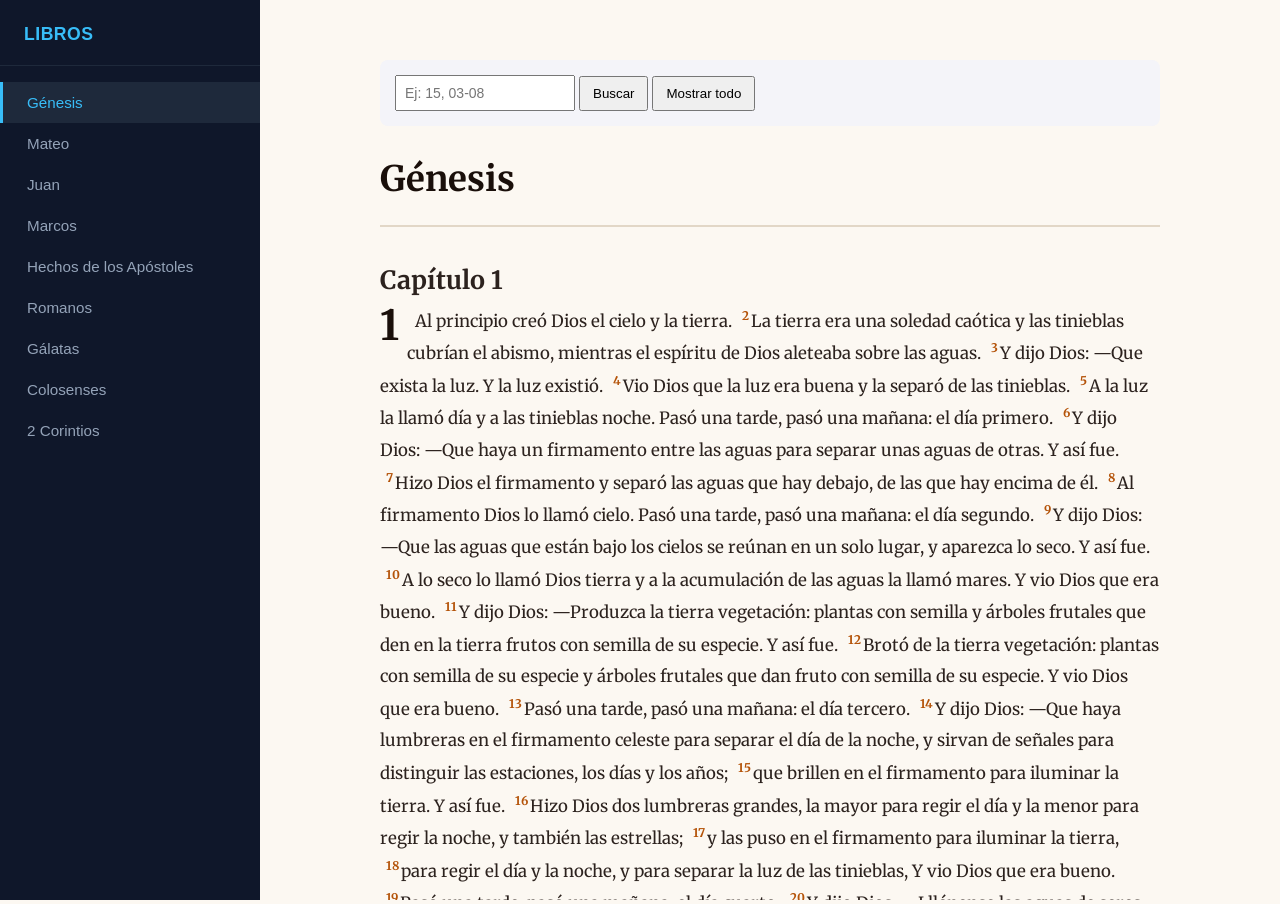
<file: index.html>
<!DOCTYPE html>
<html lang="es">
<head>
  <meta charset="UTF-8">
  <meta name="viewport" content="width=device-width, initial-scale=1.0">
  <title>Luz de la Palabra</title>
  <style>
    * {
      box-sizing: border-box;
      margin: 0;
      padding: 0;
      font-family: 'Segoe UI', Tahoma, Geneva, Verdana, sans-serif;
    }

    body {
      display: flex;
      height: 100vh;
      overflow: hidden;
      background-color: #fcf8f2;
      color: #334155;
    }

    /* Sidebar */
    .sidebar {
      width: 260px;
      background-color: #0f172a;
      color: #f8fafc;
      padding: 24px 0;
      display: flex;
      flex-direction: column;
      flex-shrink: 0;
    }

    .sidebar-header {
      padding: 0 24px 20px 24px;
      border-bottom: 1px solid #1e293b;
    }

    .sidebar-header h2 {
      font-size: 1.1rem;
      font-weight: 600;
      letter-spacing: 0.5px;
      color: #38bdf8;
      text-transform: uppercase;
    }

    .nav-list {
      list-style: none;
      margin-top: 16px;
    }

    .nav-item a {
      display: block;
      padding: 12px 24px;
      color: #94a3b8;
      text-decoration: none;
      font-size: 0.95rem;
      transition: all 0.2s ease;
      border-left: 3px solid transparent;
    }

    .nav-item a:hover,
    .nav-item a.active {
      background-color: #1e293b;
      color: #38bdf8;
      border-left-color: #38bdf8;
    }

    /* Main Content Area */
    .main-content {
      flex: 1;
      height: 100%;
      background-color: #fcf8f2; /* Fondo cálido para coincidir con las páginas */
    }

    /* Frame de lectura */
    .reader-frame {
      width: 100%;
      height: 100%;
      border: none;
      background-color: #fcf8f2;
    }
  </style>
</head>
<body>

  <aside class="sidebar">
    <div class="sidebar-header">
      <h2>Libros</h2>
    </div>
    <ul class="nav-list">
      <li class="nav-item"><a href="libros/genesis.html" target="visor" class="active">Génesis</a></li>
      <li class="nav-item"><a href="libros/mateo.html" target="visor">Mateo</a></li>
      <li class="nav-item"><a href="libros/juan.html" target="visor">Juan</a></li>
      <li class="nav-item"><a href="libros/marcos.html" target="visor">Marcos</a></li>
      <li class="nav-item"><a href="libros/hechos.html" target="visor">Hechos de los Apóstoles</a></li>
      <li class="nav-item"><a href="libros/romanos.html" target="visor">Romanos</a></li>
      <li class="nav-item"><a href="libros/galatas.html" target="visor">Gálatas</a></li>
      <li class="nav-item"><a href="libros/colosenses.html" target="visor">Colosenses</a></li>
      <li class="nav-item"><a href="libros/2corintios.html" target="visor">2 Corintios</a></li>
    </ul>
  </aside>

  <main class="main-content">
    <iframe name="visor" src="libros/genesis.html" class="reader-frame"></iframe>
  </main>

  <script>
    const links = document.querySelectorAll('.nav-item a');
    links.forEach(link => {
      link.addEventListener('click', function() {
        links.forEach(l => l.classList.remove('active'));
        this.classList.add('active');
      });
    });
  </script>

</body>
</html>
</file>
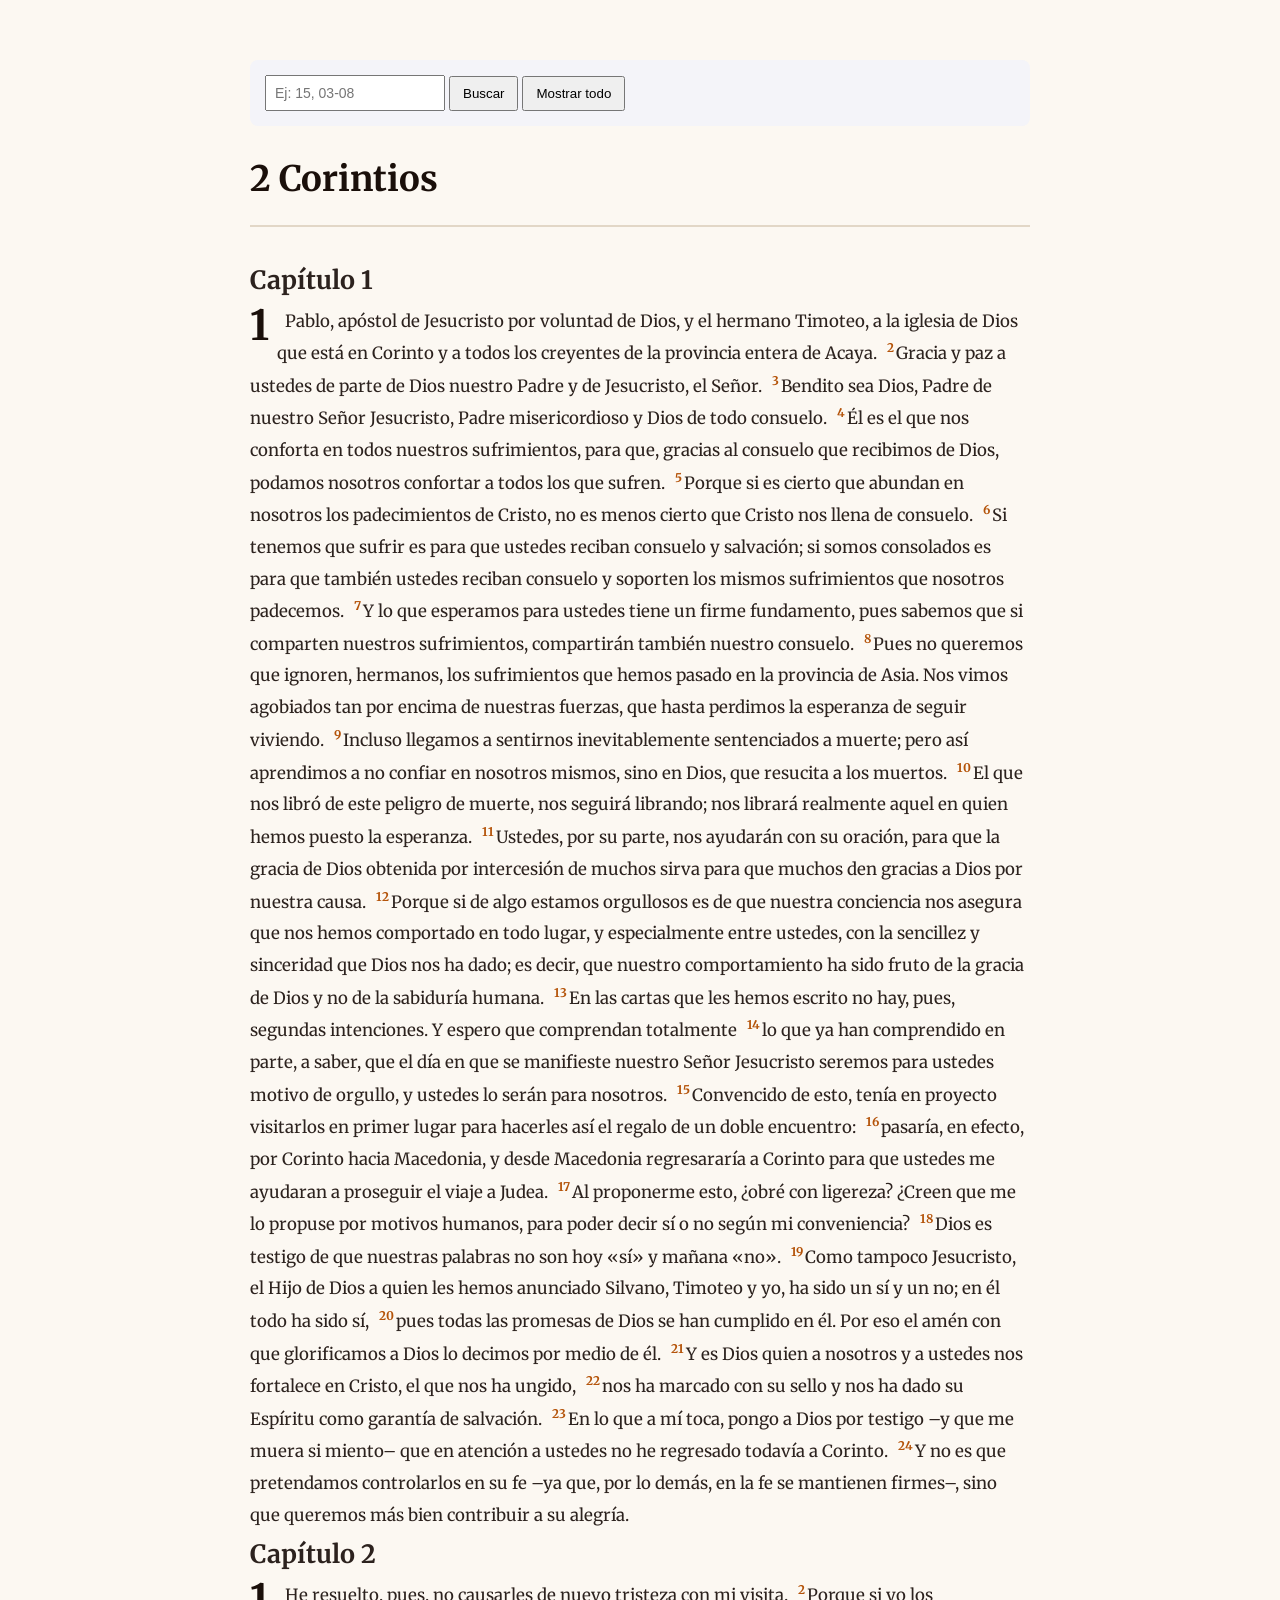
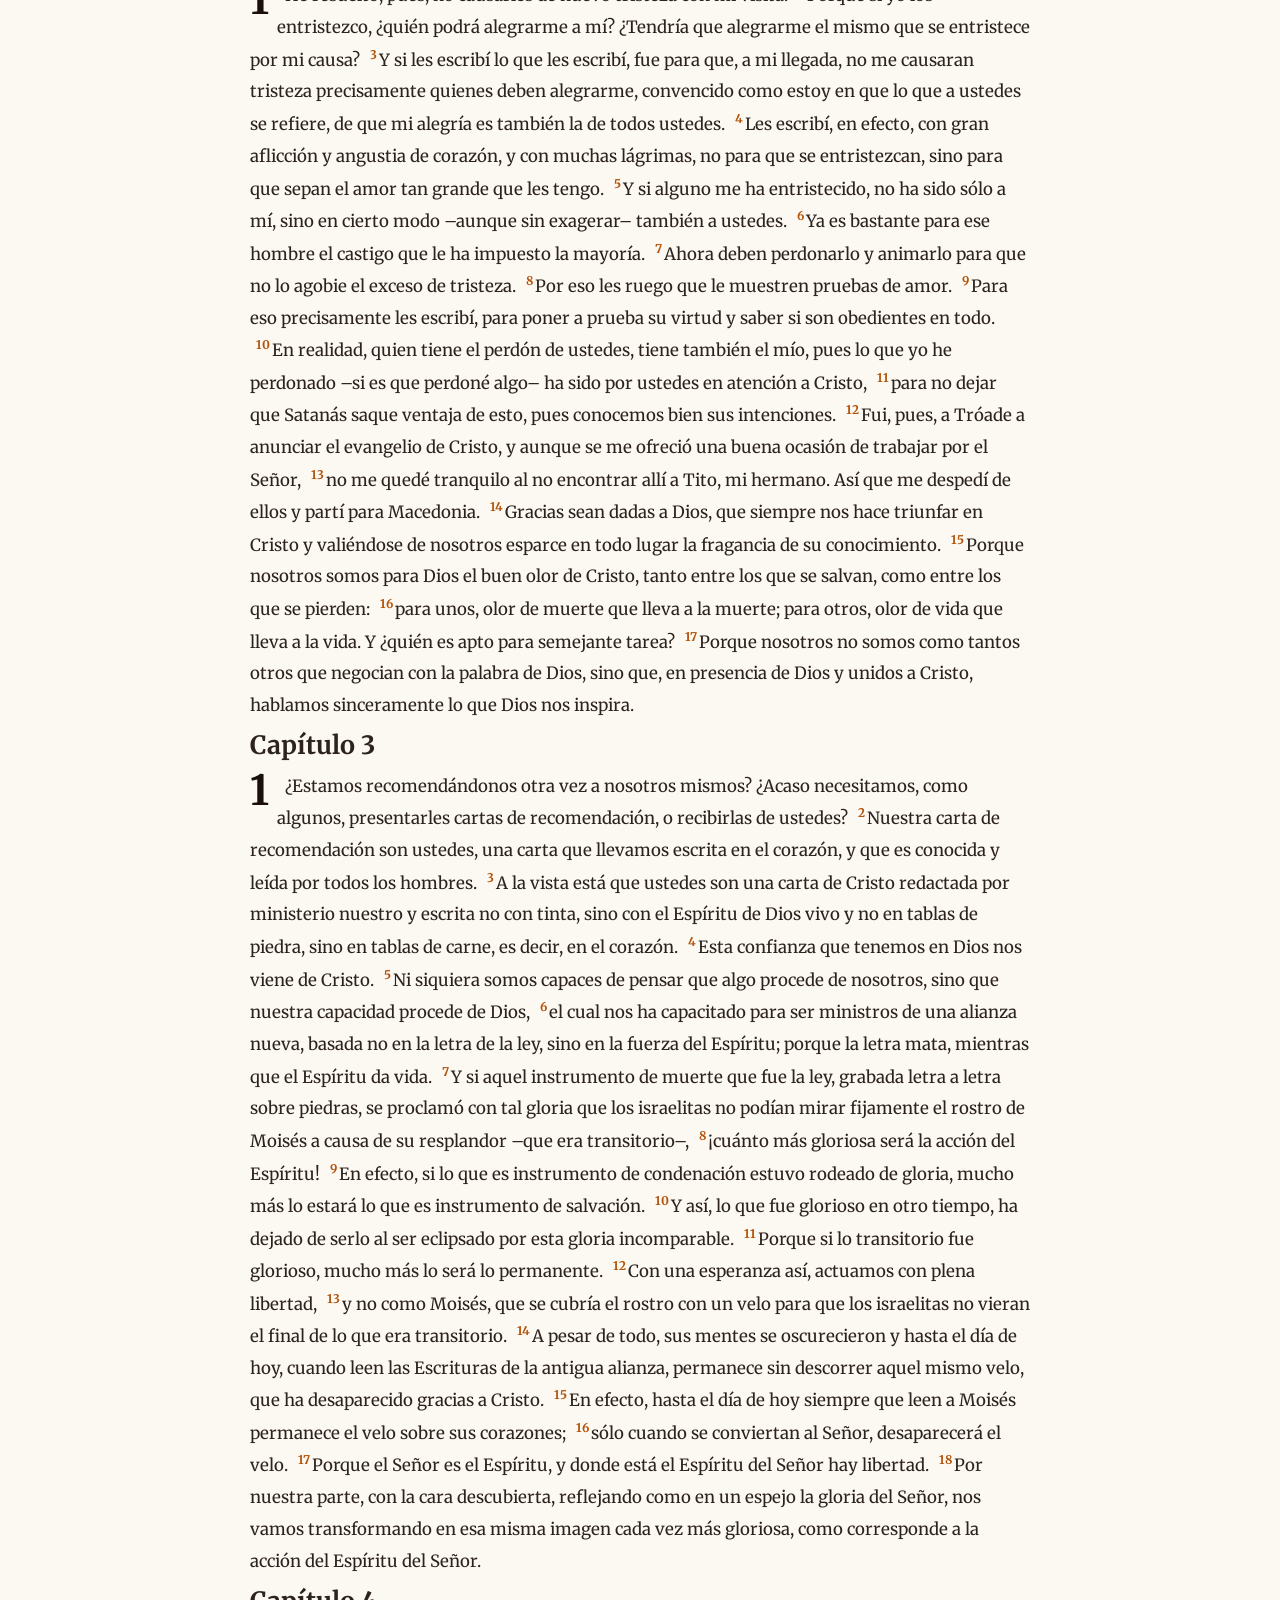
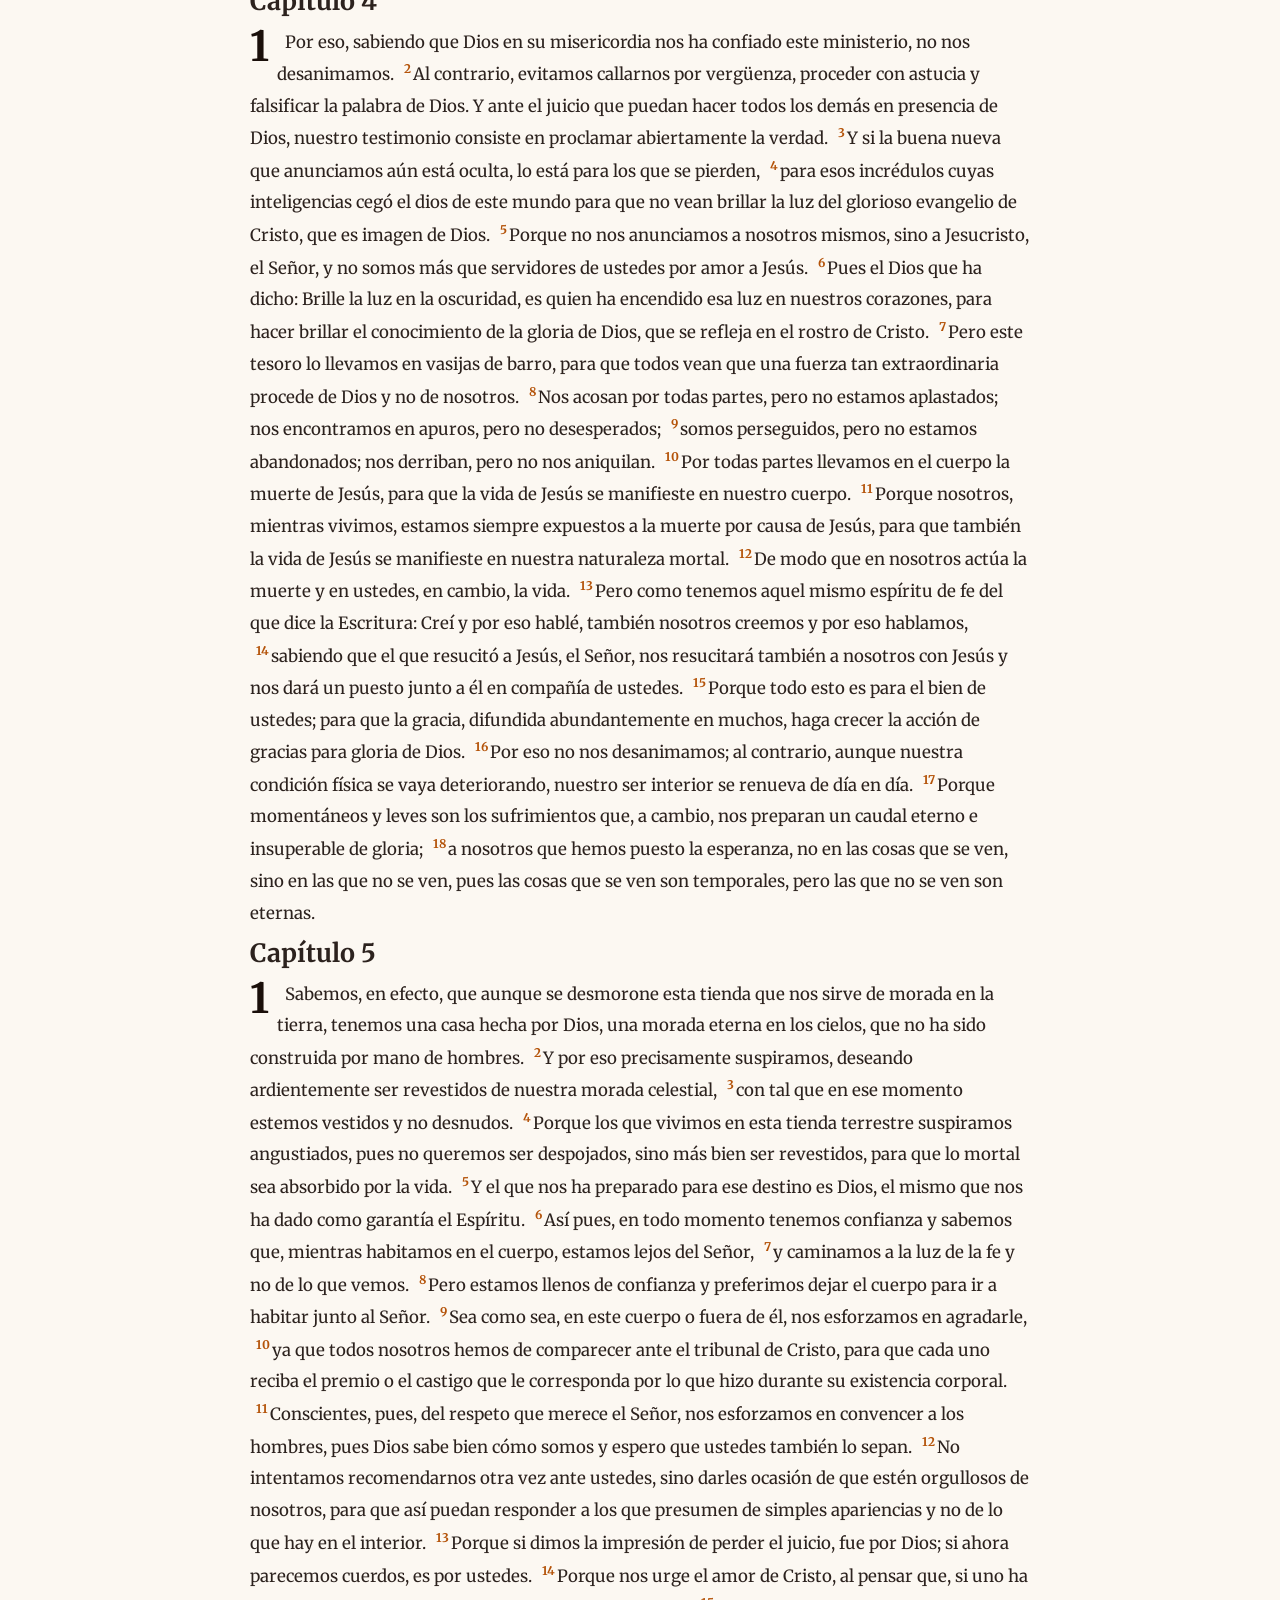
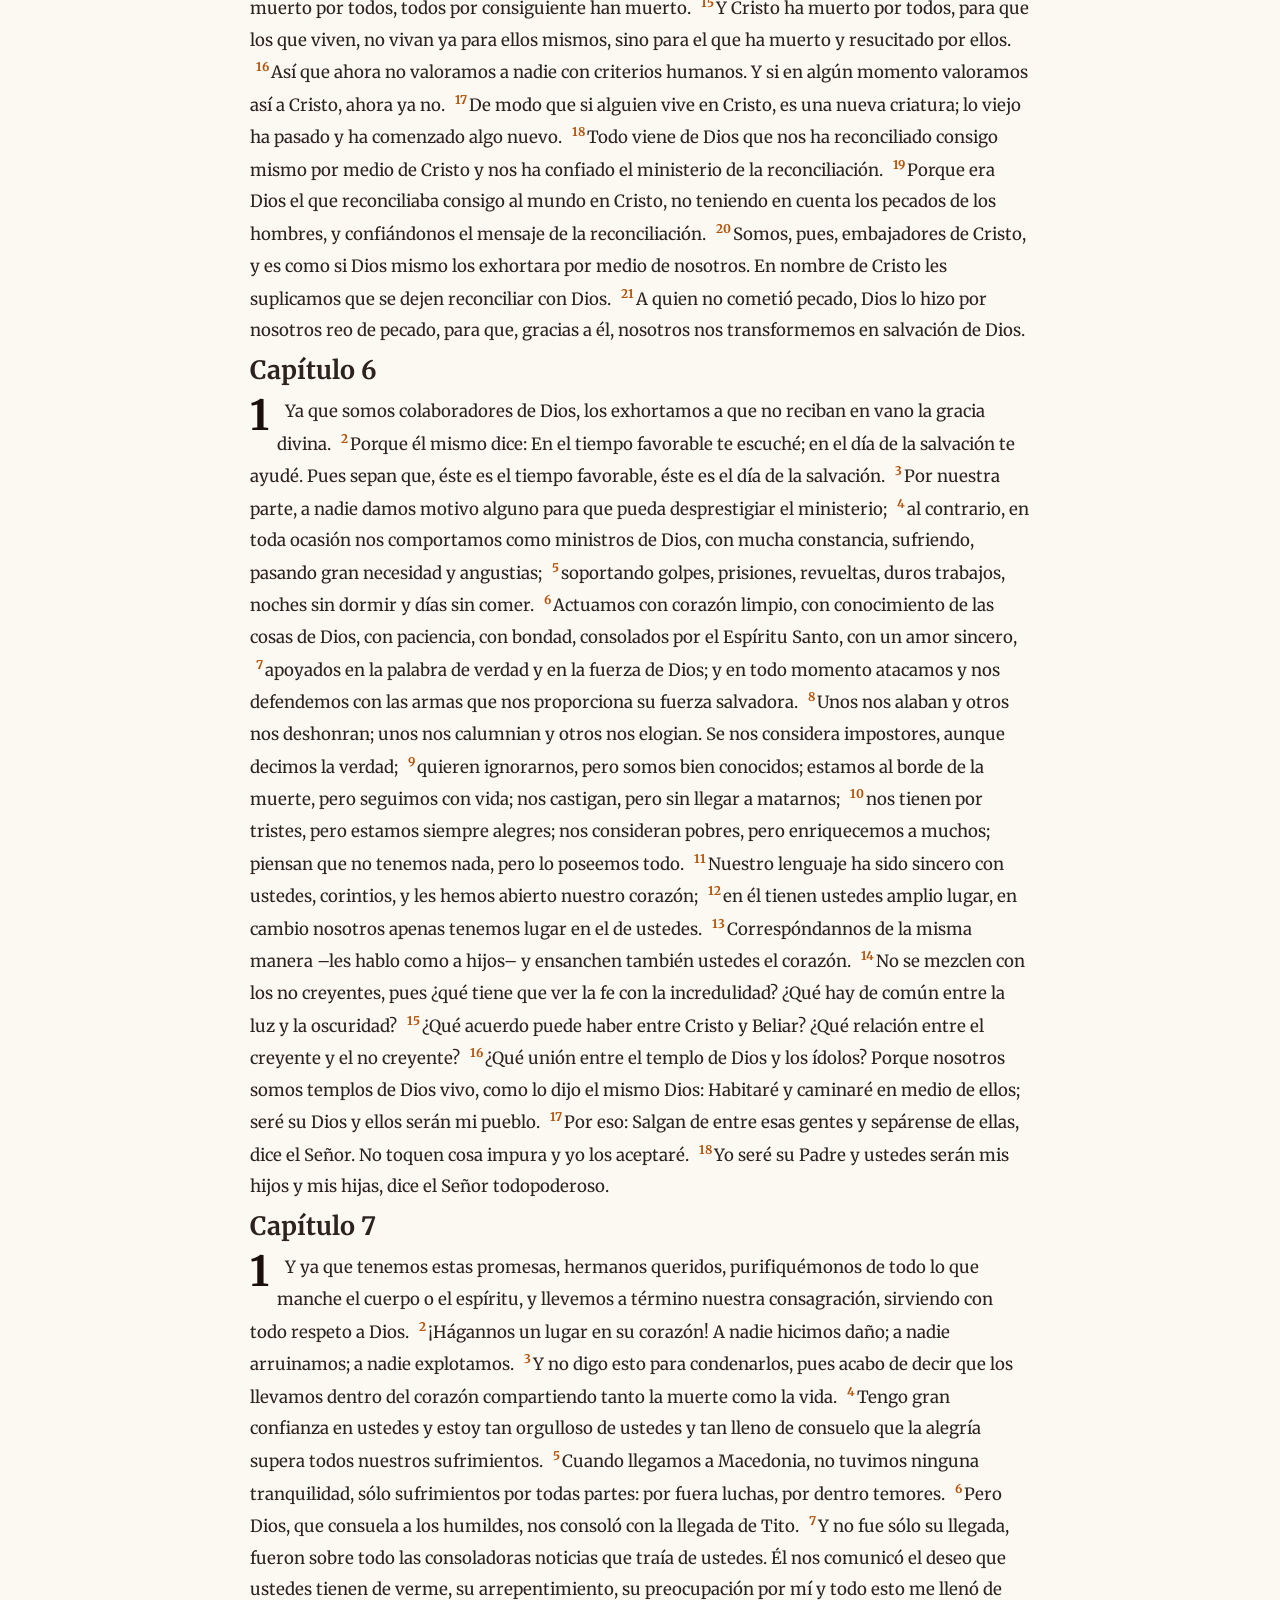
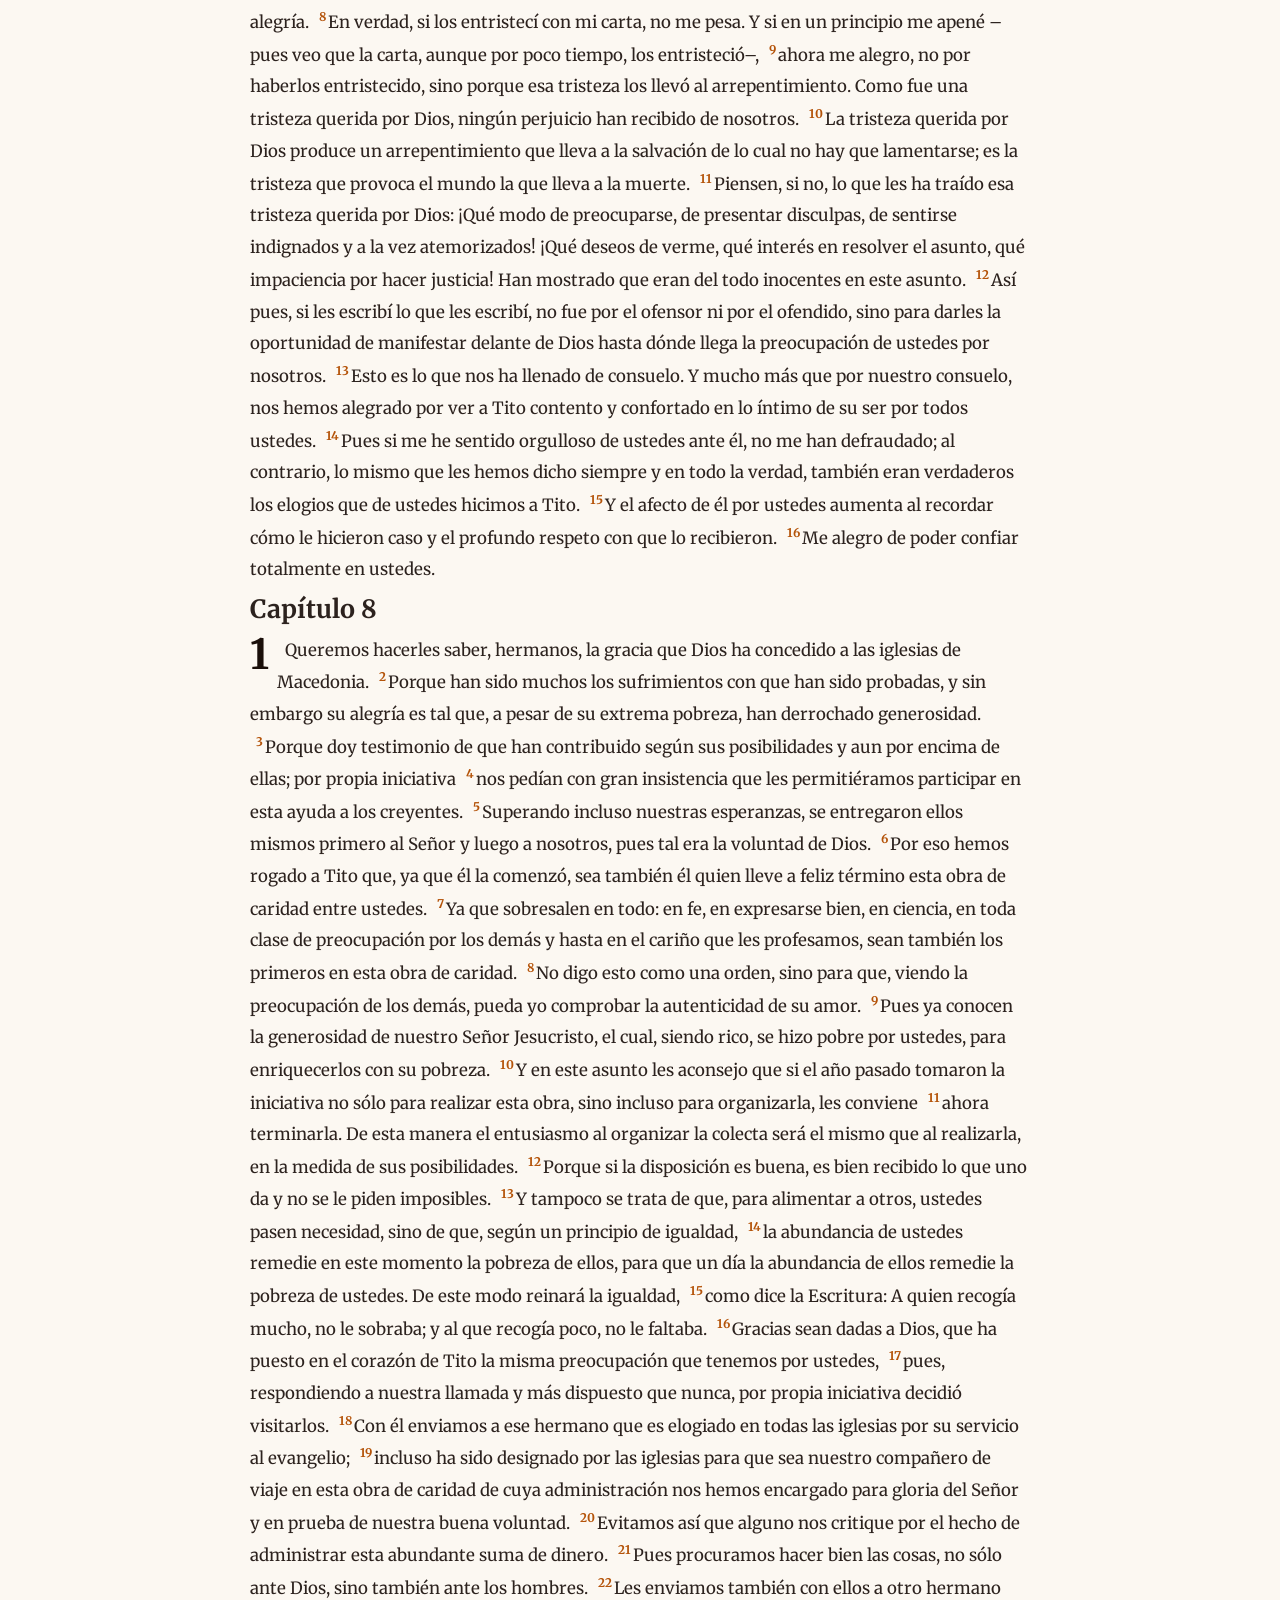
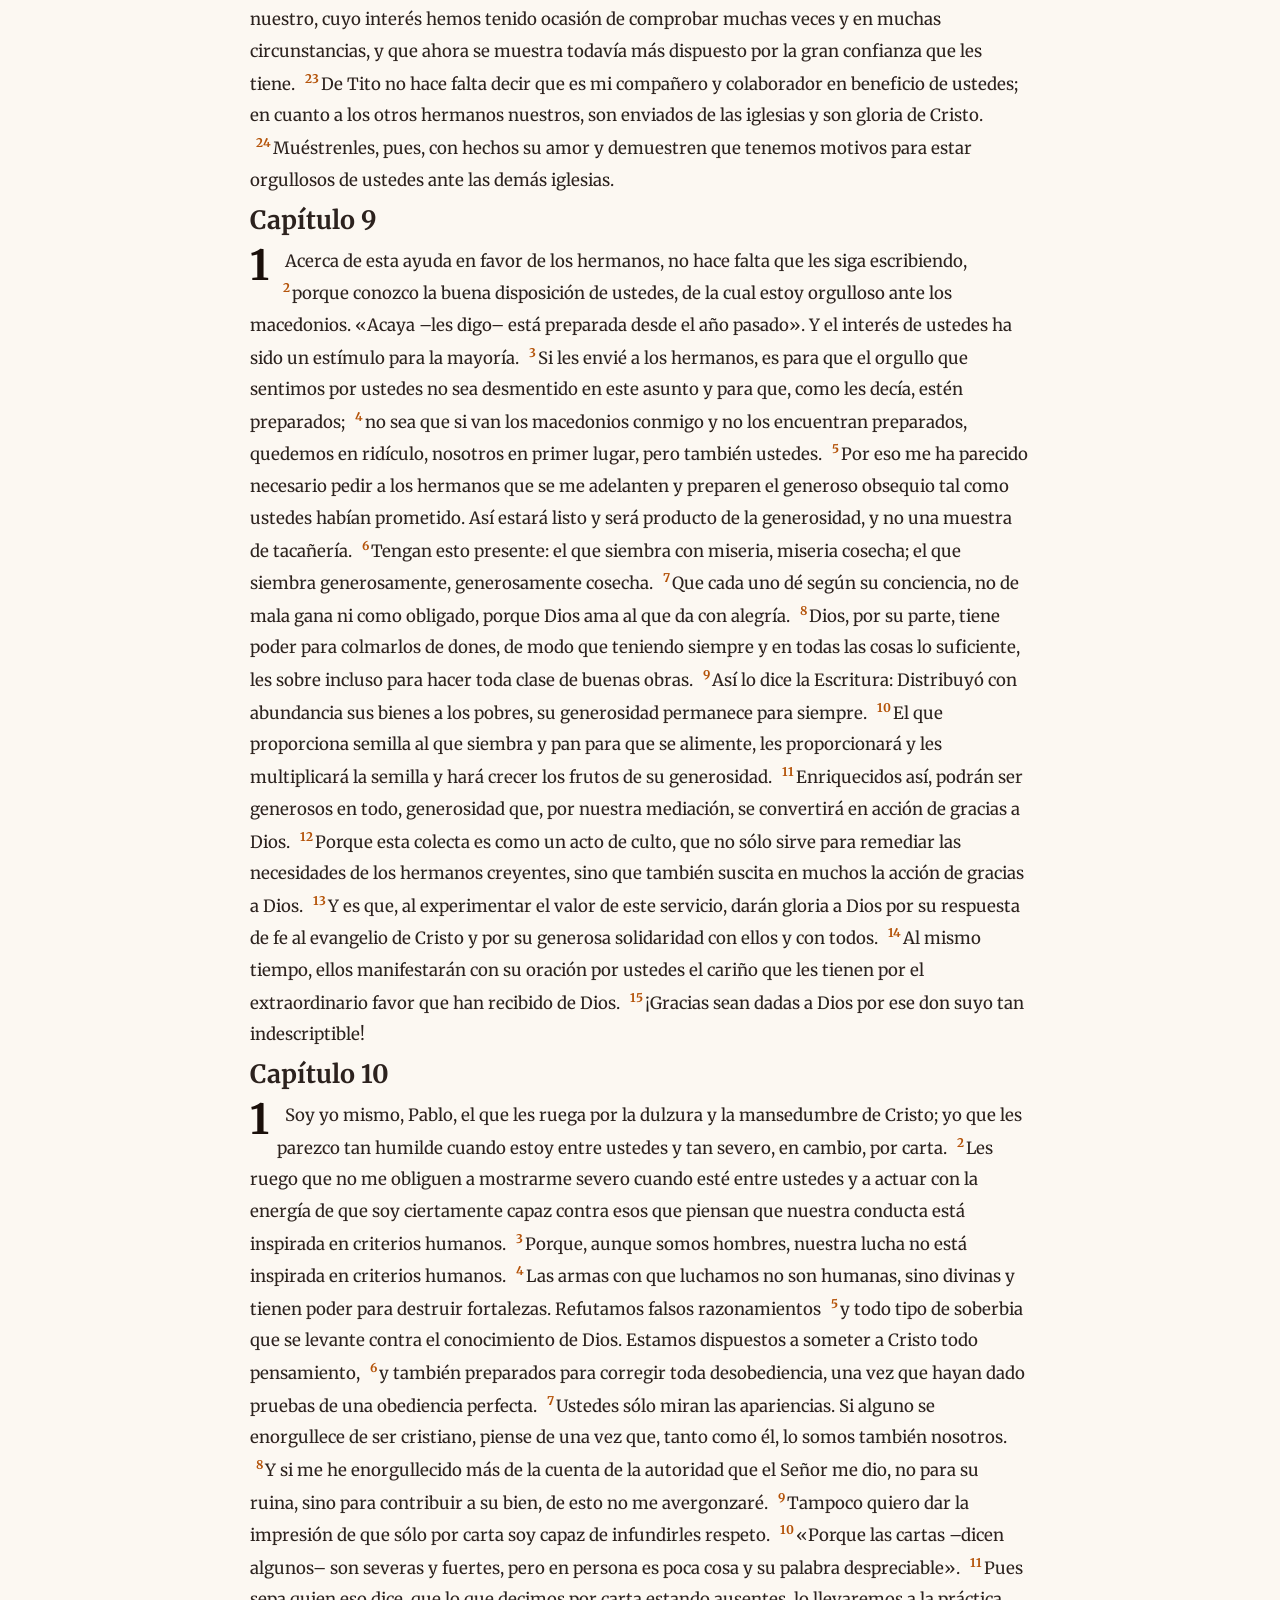
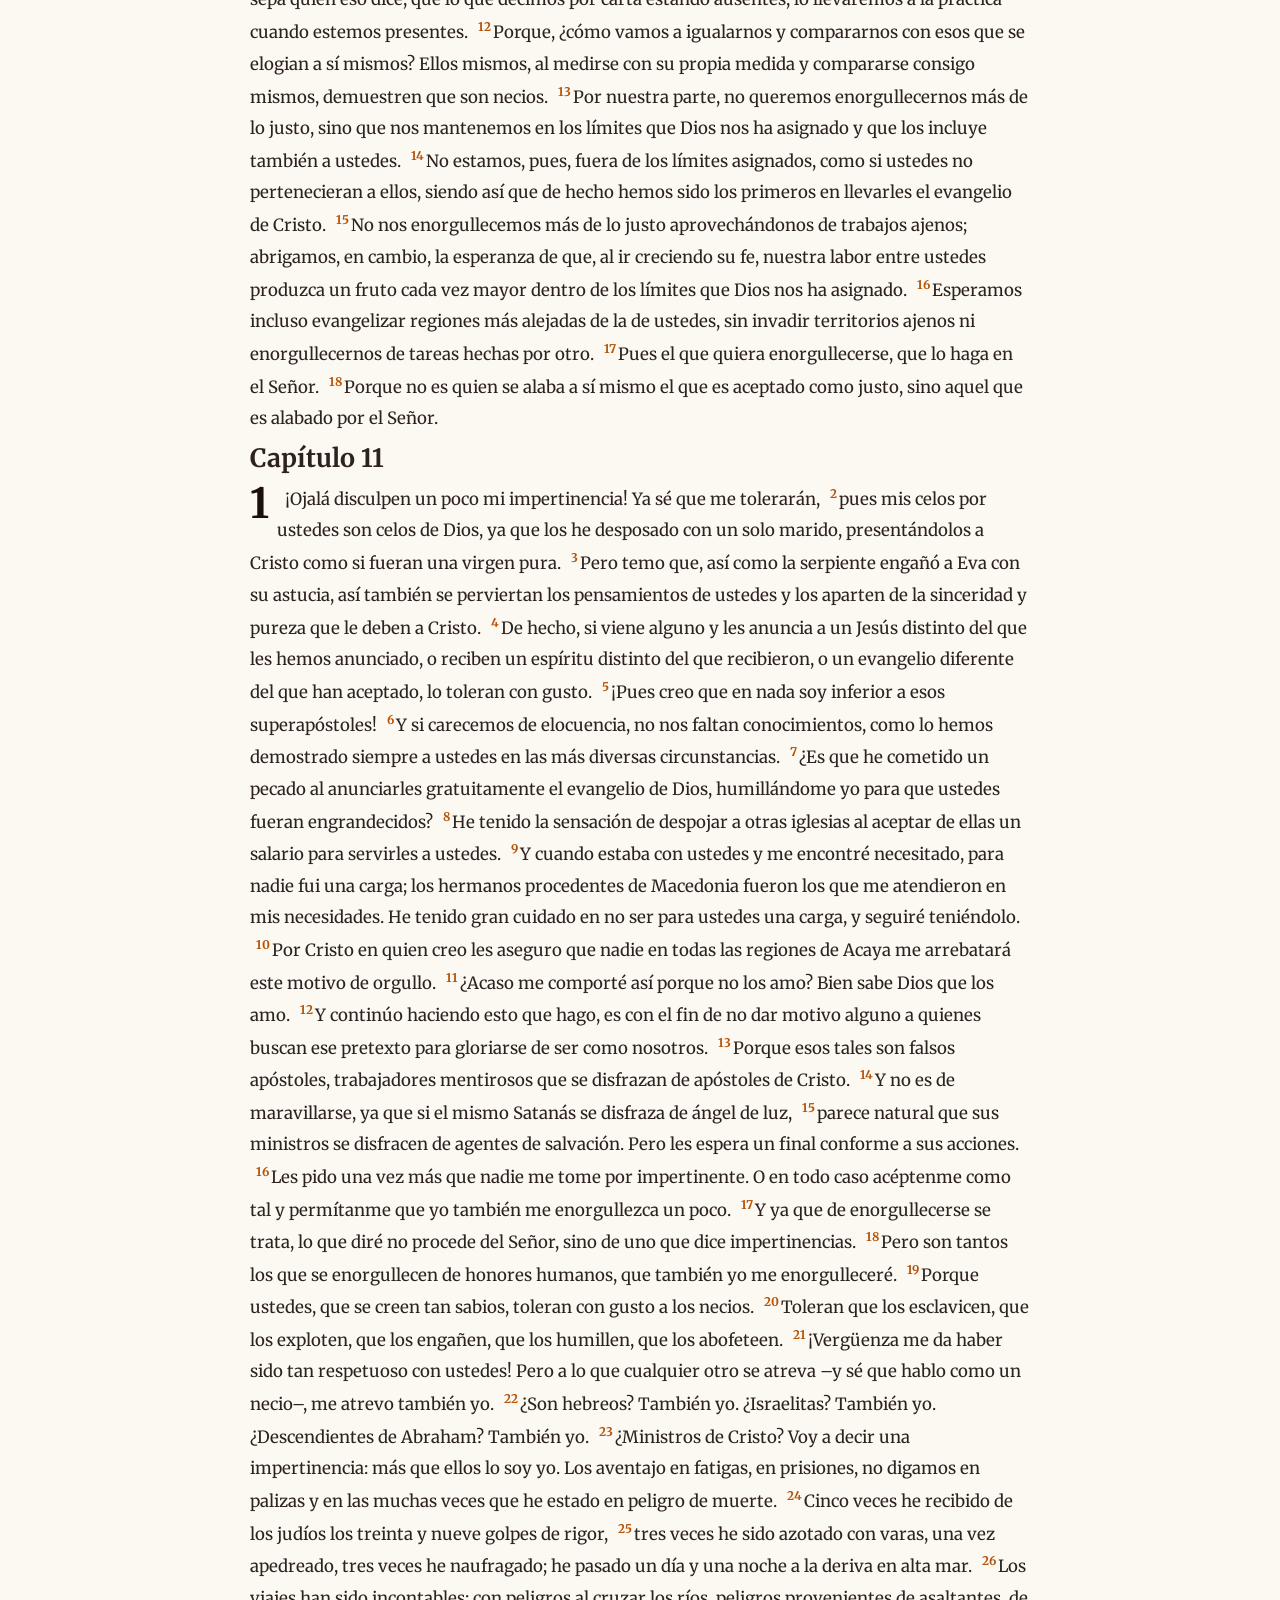
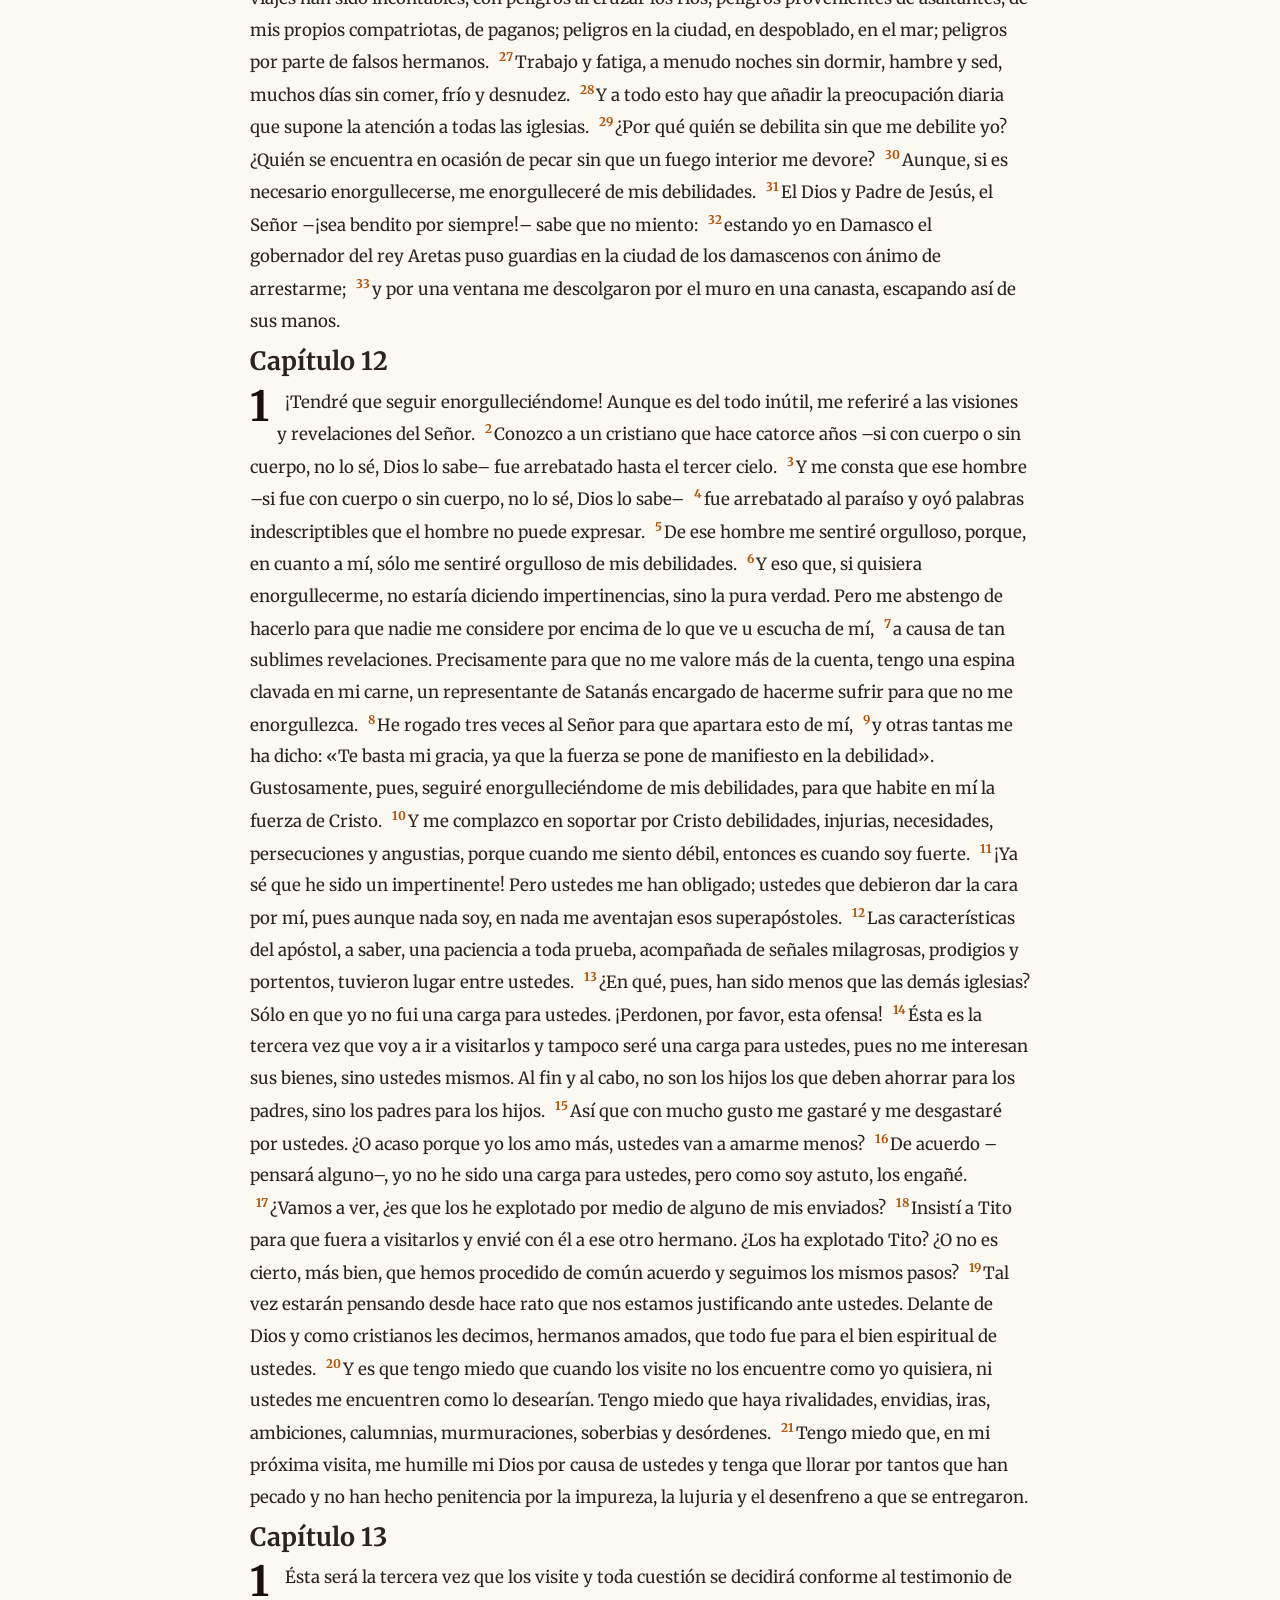
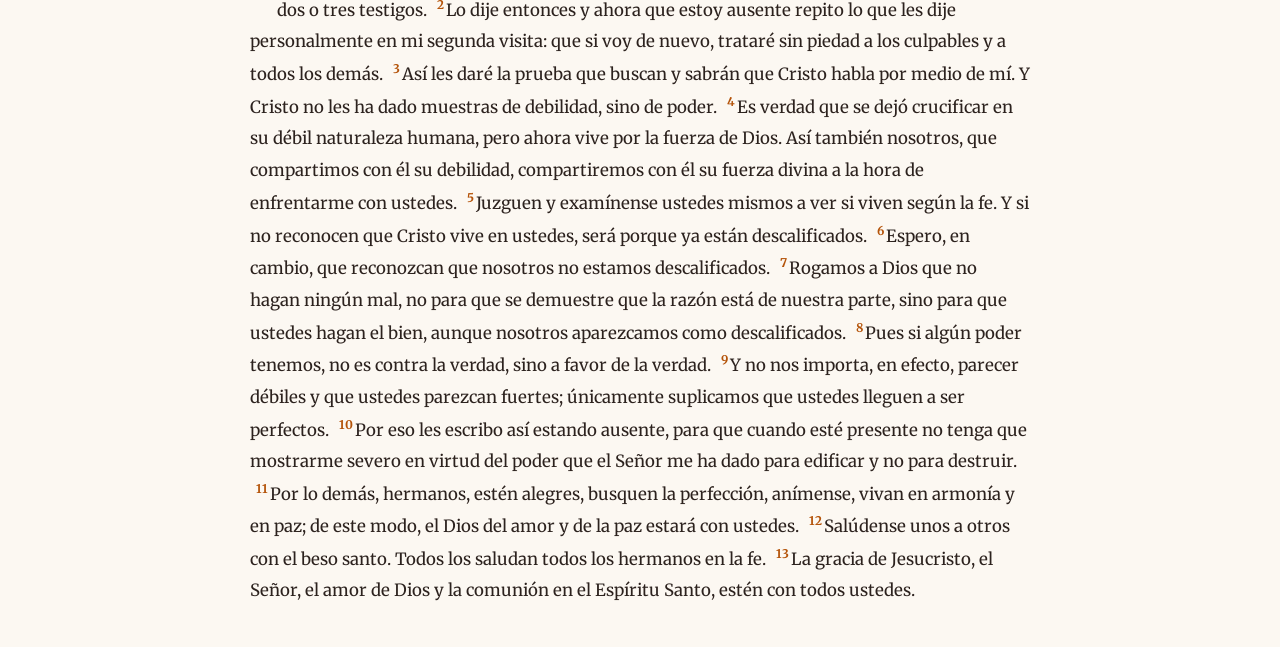
<file: libros/2corintios.html>
<!DOCTYPE html>
<html lang="es">
<head>
  <meta charset="UTF-8">
  <meta name="viewport" content="width=device-width, initial-scale=1.0">
  <title>2 Corintios</title>
  <link rel="stylesheet" href="estilos-libro.css">
  <script src="buscador.js" defer></script>
</head>
<body>

<div style="margin: 20px 0; padding: 15px; background: #f4f4f9; border-radius: 8px;">
    <input type="text" id="inputBusqueda" placeholder="Ej: 15, 03-08" style="padding: 8px; font-size: 14px; width: 180px;">
    <button onclick="buscarCita()" style="padding: 8px 12px; cursor: pointer;">Buscar</button>
    <button onclick="limpiarBusqueda()" style="padding: 8px 12px; cursor: pointer;">Mostrar todo</button>
  </div>

  <h1>2 Corintios</h1>

  <h2>Capítulo 1</h2>
  <p>
    <sup>1</sup>Pablo, apóstol de Jesucristo por voluntad de Dios, y el hermano Timoteo, a la iglesia de Dios que está en Corinto y a todos los creyentes de la provincia entera de Acaya. 
    <sup>2</sup>Gracia y paz a ustedes de parte de Dios nuestro Padre y de Jesucristo, el Señor. 
    <sup>3</sup>Bendito sea Dios, Padre de nuestro Señor Jesucristo, Padre misericordioso y Dios de todo consuelo. 
    <sup>4</sup>Él es el que nos conforta en todos nuestros sufrimientos, para que, gracias al consuelo que recibimos de Dios, podamos nosotros confortar a todos los que sufren. 
    <sup>5</sup>Porque si es cierto que abundan en nosotros los padecimientos de Cristo, no es menos cierto que Cristo nos llena de consuelo. 
    <sup>6</sup>Si tenemos que sufrir es para que ustedes reciban consuelo y salvación; si somos consolados es para que también ustedes reciban consuelo y soporten los mismos sufrimientos que nosotros padecemos. 
    <sup>7</sup>Y lo que esperamos para ustedes tiene un firme fundamento, pues sabemos que si comparten nuestros sufrimientos, compartirán también nuestro consuelo. 
    <sup>8</sup>Pues no queremos que ignoren, hermanos, los sufrimientos que hemos pasado en la provincia de Asia. Nos vimos agobiados tan por encima de nuestras fuerzas, que hasta perdimos la esperanza de seguir viviendo. 
    <sup>9</sup>Incluso llegamos a sentirnos inevitablemente sentenciados a muerte; pero así aprendimos a no confiar en nosotros mismos, sino en Dios, que resucita a los muertos. 
    <sup>10</sup>El que nos libró de este peligro de muerte, nos seguirá librando; nos librará realmente aquel en quien hemos puesto la esperanza. 
    <sup>11</sup>Ustedes, por su parte, nos ayudarán con su oración, para que la gracia de Dios obtenida por intercesión de muchos sirva para que muchos den gracias a Dios por nuestra causa. 
    <sup>12</sup>Porque si de algo estamos orgullosos es de que nuestra conciencia nos asegura que nos hemos comportado en todo lugar, y especialmente entre ustedes, con la sencillez y sinceridad que Dios nos ha dado; es decir, que nuestro comportamiento ha sido fruto de la gracia de Dios y no de la sabiduría humana. 
    <sup>13</sup>En las cartas que les hemos escrito no hay, pues, segundas intenciones. Y espero que comprendan totalmente 
    <sup>14</sup>lo que ya han comprendido en parte, a saber, que el día en que se manifieste nuestro Señor Jesucristo seremos para ustedes motivo de orgullo, y ustedes lo serán para nosotros. 
    <sup>15</sup>Convencido de esto, tenía en proyecto visitarlos en primer lugar para hacerles así el regalo de un doble encuentro: 
    <sup>16</sup>pasaría, en efecto, por Corinto hacia Macedonia, y desde Macedonia regresararía a Corinto para que ustedes me ayudaran a proseguir el viaje a Judea. 
    <sup>17</sup>Al proponerme esto, ¿obré con ligereza? ¿Creen que me lo propuse por motivos humanos, para poder decir sí o no según mi conveniencia? 
    <sup>18</sup>Dios es testigo de que nuestras palabras no son hoy «sí» y mañana «no». 
    <sup>19</sup>Como tampoco Jesucristo, el Hijo de Dios a quien les hemos anunciado Silvano, Timoteo y yo, ha sido un sí y un no; en él todo ha sido sí, 
    <sup>20</sup>pues todas las promesas de Dios se han cumplido en él. Por eso el amén con que glorificamos a Dios lo decimos por medio de él. 
    <sup>21</sup>Y es Dios quien a nosotros y a ustedes nos fortalece en Cristo, el que nos ha ungido, 
    <sup>22</sup>nos ha marcado con su sello y nos ha dado su Espíritu como garantía de salvación. 
    <sup>23</sup>En lo que a mí toca, pongo a Dios por testigo –y que me muera si miento– que en atención a ustedes no he regresado todavía a Corinto. 
    <sup>24</sup>Y no es que pretendamos controlarlos en su fe –ya que, por lo demás, en la fe se mantienen firmes–, sino que queremos más bien contribuir a su alegría.
  </p>

  <h2>Capítulo 2</h2>
  <p>
    <sup>1</sup>He resuelto, pues, no causarles de nuevo tristeza con mi visita. 
    <sup>2</sup>Porque si yo los entristezco, ¿quién podrá alegrarme a mí? ¿Tendría que alegrarme el mismo que se entristece por mi causa? 
    <sup>3</sup>Y si les escribí lo que les escribí, fue para que, a mi llegada, no me causaran tristeza precisamente quienes deben alegrarme, convencido como estoy en que lo que a ustedes se refiere, de que mi alegría es también la de todos ustedes. 
    <sup>4</sup>Les escribí, en efecto, con gran aflicción y angustia de corazón, y con muchas lágrimas, no para que se entristezcan, sino para que sepan el amor tan grande que les tengo. 
    <sup>5</sup>Y si alguno me ha entristecido, no ha sido sólo a mí, sino en cierto modo –aunque sin exagerar– también a ustedes. 
    <sup>6</sup>Ya es bastante para ese hombre el castigo que le ha impuesto la mayoría. 
    <sup>7</sup>Ahora deben perdonarlo y animarlo para que no lo agobie el exceso de tristeza. 
    <sup>8</sup>Por eso les ruego que le muestren pruebas de amor. 
    <sup>9</sup>Para eso precisamente les escribí, para poner a prueba su virtud y saber si son obedientes en todo. 
    <sup>10</sup>En realidad, quien tiene el perdón de ustedes, tiene también el mío, pues lo que yo he perdonado –si es que perdoné algo– ha sido por ustedes en atención a Cristo, 
    <sup>11</sup>para no dejar que Satanás saque ventaja de esto, pues conocemos bien sus intenciones. 
    <sup>12</sup>Fui, pues, a Tróade a anunciar el evangelio de Cristo, y aunque se me ofreció una buena ocasión de trabajar por el Señor, 
    <sup>13</sup>no me quedé tranquilo al no encontrar allí a Tito, mi hermano. Así que me despedí de ellos y partí para Macedonia. 
    <sup>14</sup>Gracias sean dadas a Dios, que siempre nos hace triunfar en Cristo y valiéndose de nosotros esparce en todo lugar la fragancia de su conocimiento. 
    <sup>15</sup>Porque nosotros somos para Dios el buen olor de Cristo, tanto entre los que se salvan, como entre los que se pierden: 
    <sup>16</sup>para unos, olor de muerte que lleva a la muerte; para otros, olor de vida que lleva a la vida. Y ¿quién es apto para semejante tarea? 
    <sup>17</sup>Porque nosotros no somos como tantos otros que negocian con la palabra de Dios, sino que, en presencia de Dios y unidos a Cristo, hablamos sinceramente lo que Dios nos inspira.
  </p>

  <h2>Capítulo 3</h2>
  <p>
    <sup>1</sup>¿Estamos recomendándonos otra vez a nosotros mismos? ¿Acaso necesitamos, como algunos, presentarles cartas de recomendación, o recibirlas de ustedes? 
    <sup>2</sup>Nuestra carta de recomendación son ustedes, una carta que llevamos escrita en el corazón, y que es conocida y leída por todos los hombres. 
    <sup>3</sup>A la vista está que ustedes son una carta de Cristo redactada por ministerio nuestro y escrita no con tinta, sino con el Espíritu de Dios vivo y no en tablas de piedra, sino en tablas de carne, es decir, en el corazón. 
    <sup>4</sup>Esta confianza que tenemos en Dios nos viene de Cristo. 
    <sup>5</sup>Ni siquiera somos capaces de pensar que algo procede de nosotros, sino que nuestra capacidad procede de Dios, 
    <sup>6</sup>el cual nos ha capacitado para ser ministros de una alianza nueva, basada no en la letra de la ley, sino en la fuerza del Espíritu; porque la letra mata, mientras que el Espíritu da vida. 
    <sup>7</sup>Y si aquel instrumento de muerte que fue la ley, grabada letra a letra sobre piedras, se proclamó con tal gloria que los israelitas no podían mirar fijamente el rostro de Moisés a causa de su resplandor –que era transitorio–, 
    <sup>8</sup>¡cuánto más gloriosa será la acción del Espíritu! 
    <sup>9</sup>En efecto, si lo que es instrumento de condenación estuvo rodeado de gloria, mucho más lo estará lo que es instrumento de salvación. 
    <sup>10</sup>Y así, lo que fue glorioso en otro tiempo, ha dejado de serlo al ser eclipsado por esta gloria incomparable. 
    <sup>11</sup>Porque si lo transitorio fue glorioso, mucho más lo será lo permanente. 
    <sup>12</sup>Con una esperanza así, actuamos con plena libertad, 
    <sup>13</sup>y no como Moisés, que se cubría el rostro con un velo para que los israelitas no vieran el final de lo que era transitorio. 
    <sup>14</sup>A pesar de todo, sus mentes se oscurecieron y hasta el día de hoy, cuando leen las Escrituras de la antigua alianza, permanece sin descorrer aquel mismo velo, que ha desaparecido gracias a Cristo. 
    <sup>15</sup>En efecto, hasta el día de hoy siempre que leen a Moisés permanece el velo sobre sus corazones; 
    <sup>16</sup>sólo cuando se conviertan al Señor, desaparecerá el velo. 
    <sup>17</sup>Porque el Señor es el Espíritu, y donde está el Espíritu del Señor hay libertad. 
    <sup>18</sup>Por nuestra parte, con la cara descubierta, reflejando como en un espejo la gloria del Señor, nos vamos transformando en esa misma imagen cada vez más gloriosa, como corresponde a la acción del Espíritu del Señor.
  </p>

  <h2>Capítulo 4</h2>
  <p>
    <sup>1</sup>Por eso, sabiendo que Dios en su misericordia nos ha confiado este ministerio, no nos desanimamos. 
    <sup>2</sup>Al contrario, evitamos callarnos por vergüenza, proceder con astucia y falsificar la palabra de Dios. Y ante el juicio que puedan hacer todos los demás en presencia de Dios, nuestro testimonio consiste en proclamar abiertamente la verdad. 
    <sup>3</sup>Y si la buena nueva que anunciamos aún está oculta, lo está para los que se pierden, 
    <sup>4</sup>para esos incrédulos cuyas inteligencias cegó el dios de este mundo para que no vean brillar la luz del glorioso evangelio de Cristo, que es imagen de Dios. 
    <sup>5</sup>Porque no nos anunciamos a nosotros mismos, sino a Jesucristo, el Señor, y no somos más que servidores de ustedes por amor a Jesús. 
    <sup>6</sup>Pues el Dios que ha dicho: Brille la luz en la oscuridad, es quien ha encendido esa luz en nuestros corazones, para hacer brillar el conocimiento de la gloria de Dios, que se refleja en el rostro de Cristo. 
    <sup>7</sup>Pero este tesoro lo llevamos en vasijas de barro, para que todos vean que una fuerza tan extraordinaria procede de Dios y no de nosotros. 
    <sup>8</sup>Nos acosan por todas partes, pero no estamos aplastados; nos encontramos en apuros, pero no desesperados; 
    <sup>9</sup>somos perseguidos, pero no estamos abandonados; nos derriban, pero no nos aniquilan. 
    <sup>10</sup>Por todas partes llevamos en el cuerpo la muerte de Jesús, para que la vida de Jesús se manifieste en nuestro cuerpo. 
    <sup>11</sup>Porque nosotros, mientras vivimos, estamos siempre expuestos a la muerte por causa de Jesús, para que también la vida de Jesús se manifieste en nuestra naturaleza mortal. 
    <sup>12</sup>De modo que en nosotros actúa la muerte y en ustedes, en cambio, la vida. 
    <sup>13</sup>Pero como tenemos aquel mismo espíritu de fe del que dice la Escritura: Creí y por eso hablé, también nosotros creemos y por eso hablamos, 
    <sup>14</sup>sabiendo que el que resucitó a Jesús, el Señor, nos resucitará también a nosotros con Jesús y nos dará un puesto junto a él en compañía de ustedes. 
    <sup>15</sup>Porque todo esto es para el bien de ustedes; para que la gracia, difundida abundantemente en muchos, haga crecer la acción de gracias para gloria de Dios. 
    <sup>16</sup>Por eso no nos desanimamos; al contrario, aunque nuestra condición física se vaya deteriorando, nuestro ser interior se renueva de día en día. 
    <sup>17</sup>Porque momentáneos y leves son los sufrimientos que, a cambio, nos preparan un caudal eterno e insuperable de gloria; 
    <sup>18</sup>a nosotros que hemos puesto la esperanza, no en las cosas que se ven, sino en las que no se ven, pues las cosas que se ven son temporales, pero las que no se ven son eternas.
  </p>

  <h2>Capítulo 5</h2>
  <p>
    <sup>1</sup>Sabemos, en efecto, que aunque se desmorone esta tienda que nos sirve de morada en la tierra, tenemos una casa hecha por Dios, una morada eterna en los cielos, que no ha sido construida por mano de hombres. 
    <sup>2</sup>Y por eso precisamente suspiramos, deseando ardientemente ser revestidos de nuestra morada celestial, 
    <sup>3</sup>con tal que en ese momento estemos vestidos y no desnudos. 
    <sup>4</sup>Porque los que vivimos en esta tienda terrestre suspiramos angustiados, pues no queremos ser despojados, sino más bien ser revestidos, para que lo mortal sea absorbido por la vida. 
    <sup>5</sup>Y el que nos ha preparado para ese destino es Dios, el mismo que nos ha dado como garantía el Espíritu. 
    <sup>6</sup>Así pues, en todo momento tenemos confianza y sabemos que, mientras habitamos en el cuerpo, estamos lejos del Señor, 
    <sup>7</sup>y caminamos a la luz de la fe y no de lo que vemos. 
    <sup>8</sup>Pero estamos llenos de confianza y preferimos dejar el cuerpo para ir a habitar junto al Señor. 
    <sup>9</sup>Sea como sea, en este cuerpo o fuera de él, nos esforzamos en agradarle, 
    <sup>10</sup>ya que todos nosotros hemos de comparecer ante el tribunal de Cristo, para que cada uno reciba el premio o el castigo que le corresponda por lo que hizo durante su existencia corporal. 
    <sup>11</sup>Conscientes, pues, del respeto que merece el Señor, nos esforzamos en convencer a los hombres, pues Dios sabe bien cómo somos y espero que ustedes también lo sepan. 
    <sup>12</sup>No intentamos recomendarnos otra vez ante ustedes, sino darles ocasión de que estén orgullosos de nosotros, para que así puedan responder a los que presumen de simples apariencias y no de lo que hay en el interior. 
    <sup>13</sup>Porque si dimos la impresión de perder el juicio, fue por Dios; si ahora parecemos cuerdos, es por ustedes. 
    <sup>14</sup>Porque nos urge el amor de Cristo, al pensar que, si uno ha muerto por todos, todos por consiguiente han muerto. 
    <sup>15</sup>Y Cristo ha muerto por todos, para que los que viven, no vivan ya para ellos mismos, sino para el que ha muerto y resucitado por ellos. 
    <sup>16</sup>Así que ahora no valoramos a nadie con criterios humanos. Y si en algún momento valoramos así a Cristo, ahora ya no. 
    <sup>17</sup>De modo que si alguien vive en Cristo, es una nueva criatura; lo viejo ha pasado y ha comenzado algo nuevo. 
    <sup>18</sup>Todo viene de Dios que nos ha reconciliado consigo mismo por medio de Cristo y nos ha confiado el ministerio de la reconciliación. 
    <sup>19</sup>Porque era Dios el que reconciliaba consigo al mundo en Cristo, no teniendo en cuenta los pecados de los hombres, y confiándonos el mensaje de la reconciliación. 
    <sup>20</sup>Somos, pues, embajadores de Cristo, y es como si Dios mismo los exhortara por medio de nosotros. En nombre de Cristo les suplicamos que se dejen reconciliar con Dios. 
    <sup>21</sup>A quien no cometió pecado, Dios lo hizo por nosotros reo de pecado, para que, gracias a él, nosotros nos transformemos en salvación de Dios.
  </p>

  <h2>Capítulo 6</h2>
  <p>
    <sup>1</sup>Ya que somos colaboradores de Dios, los exhortamos a que no reciban en vano la gracia divina. 
    <sup>2</sup>Porque él mismo dice: En el tiempo favorable te escuché; en el día de la salvación te ayudé. Pues sepan que, éste es el tiempo favorable, éste es el día de la salvación. 
    <sup>3</sup>Por nuestra parte, a nadie damos motivo alguno para que pueda desprestigiar el ministerio; 
    <sup>4</sup>al contrario, en toda ocasión nos comportamos como ministros de Dios, con mucha constancia, sufriendo, pasando gran necesidad y angustias; 
    <sup>5</sup>soportando golpes, prisiones, revueltas, duros trabajos, noches sin dormir y días sin comer. 
    <sup>6</sup>Actuamos con corazón limpio, con conocimiento de las cosas de Dios, con paciencia, con bondad, consolados por el Espíritu Santo, con un amor sincero, 
    <sup>7</sup>apoyados en la palabra de verdad y en la fuerza de Dios; y en todo momento atacamos y nos defendemos con las armas que nos proporciona su fuerza salvadora. 
    <sup>8</sup>Unos nos alaban y otros nos deshonran; unos nos calumnian y otros nos elogian. Se nos considera impostores, aunque decimos la verdad; 
    <sup>9</sup>quieren ignorarnos, pero somos bien conocidos; estamos al borde de la muerte, pero seguimos con vida; nos castigan, pero sin llegar a matarnos; 
    <sup>10</sup>nos tienen por tristes, pero estamos siempre alegres; nos consideran pobres, pero enriquecemos a muchos; piensan que no tenemos nada, pero lo poseemos todo. 
    <sup>11</sup>Nuestro lenguaje ha sido sincero con ustedes, corintios, y les hemos abierto nuestro corazón; 
    <sup>12</sup>en él tienen ustedes amplio lugar, en cambio nosotros apenas tenemos lugar en el de ustedes. 
    <sup>13</sup>Correspóndannos de la misma manera –les hablo como a hijos– y ensanchen también ustedes el corazón. 
    <sup>14</sup>No se mezclen con los no creyentes, pues ¿qué tiene que ver la fe con la incredulidad? ¿Qué hay de común entre la luz y la oscuridad? 
    <sup>15</sup>¿Qué acuerdo puede haber entre Cristo y Beliar? ¿Qué relación entre el creyente y el no creyente? 
    <sup>16</sup>¿Qué unión entre el templo de Dios y los ídolos? Porque nosotros somos templos de Dios vivo, como lo dijo el mismo Dios: Habitaré y caminaré en medio de ellos; seré su Dios y ellos serán mi pueblo. 
    <sup>17</sup>Por eso: Salgan de entre esas gentes y sepárense de ellas, dice el Señor. No toquen cosa impura y yo los aceptaré. 
    <sup>18</sup>Yo seré su Padre y ustedes serán mis hijos y mis hijas, dice el Señor todopoderoso.
  </p>

  <h2>Capítulo 7</h2>
  <p>
    <sup>1</sup>Y ya que tenemos estas promesas, hermanos queridos, purifiquémonos de todo lo que manche el cuerpo o el espíritu, y llevemos a término nuestra consagración, sirviendo con todo respeto a Dios. 
    <sup>2</sup>¡Hágannos un lugar en su corazón! A nadie hicimos daño; a nadie arruinamos; a nadie explotamos. 
    <sup>3</sup>Y no digo esto para condenarlos, pues acabo de decir que los llevamos dentro del corazón compartiendo tanto la muerte como la vida. 
    <sup>4</sup>Tengo gran confianza en ustedes y estoy tan orgulloso de ustedes y tan lleno de consuelo que la alegría supera todos nuestros sufrimientos. 
    <sup>5</sup>Cuando llegamos a Macedonia, no tuvimos ninguna tranquilidad, sólo sufrimientos por todas partes: por fuera luchas, por dentro temores. 
    <sup>6</sup>Pero Dios, que consuela a los humildes, nos consoló con la llegada de Tito. 
    <sup>7</sup>Y no fue sólo su llegada, fueron sobre todo las consoladoras noticias que traía de ustedes. Él nos comunicó el deseo que ustedes tienen de verme, su arrepentimiento, su preocupación por mí y todo esto me llenó de alegría. 
    <sup>8</sup>En verdad, si los entristecí con mi carta, no me pesa. Y si en un principio me apené –pues veo que la carta, aunque por poco tiempo, los entristeció–, 
    <sup>9</sup>ahora me alegro, no por haberlos entristecido, sino porque esa tristeza los llevó al arrepentimiento. Como fue una tristeza querida por Dios, ningún perjuicio han recibido de nosotros. 
    <sup>10</sup>La tristeza querida por Dios produce un arrepentimiento que lleva a la salvación de lo cual no hay que lamentarse; es la tristeza que provoca el mundo la que lleva a la muerte. 
    <sup>11</sup>Piensen, si no, lo que les ha traído esa tristeza querida por Dios: ¡Qué modo de preocuparse, de presentar disculpas, de sentirse indignados y a la vez atemorizados! ¡Qué deseos de verme, qué interés en resolver el asunto, qué impaciencia por hacer justicia! Han mostrado que eran del todo inocentes en este asunto. 
    <sup>12</sup>Así pues, si les escribí lo que les escribí, no fue por el ofensor ni por el ofendido, sino para darles la oportunidad de manifestar delante de Dios hasta dónde llega la preocupación de ustedes por nosotros. 
    <sup>13</sup>Esto es lo que nos ha llenado de consuelo. Y mucho más que por nuestro consuelo, nos hemos alegrado por ver a Tito contento y confortado en lo íntimo de su ser por todos ustedes. 
    <sup>14</sup>Pues si me he sentido orgulloso de ustedes ante él, no me han defraudado; al contrario, lo mismo que les hemos dicho siempre y en todo la verdad, también eran verdaderos los elogios que de ustedes hicimos a Tito. 
    <sup>15</sup>Y el afecto de él por ustedes aumenta al recordar cómo le hicieron caso y el profundo respeto con que lo recibieron. 
    <sup>16</sup>Me alegro de poder confiar totalmente en ustedes.
  </p>

  <h2>Capítulo 8</h2>
  <p>
    <sup>1</sup>Queremos hacerles saber, hermanos, la gracia que Dios ha concedido a las iglesias de Macedonia. 
    <sup>2</sup>Porque han sido muchos los sufrimientos con que han sido probadas, y sin embargo su alegría es tal que, a pesar de su extrema pobreza, han derrochado generosidad. 
    <sup>3</sup>Porque doy testimonio de que han contribuido según sus posibilidades y aun por encima de ellas; por propia iniciativa 
    <sup>4</sup>nos pedían con gran insistencia que les permitiéramos participar en esta ayuda a los creyentes. 
    <sup>5</sup>Superando incluso nuestras esperanzas, se entregaron ellos mismos primero al Señor y luego a nosotros, pues tal era la voluntad de Dios. 
    <sup>6</sup>Por eso hemos rogado a Tito que, ya que él la comenzó, sea también él quien lleve a feliz término esta obra de caridad entre ustedes. 
    <sup>7</sup>Ya que sobresalen en todo: en fe, en expresarse bien, en ciencia, en toda clase de preocupación por los demás y hasta en el cariño que les profesamos, sean también los primeros en esta obra de caridad. 
    <sup>8</sup>No digo esto como una orden, sino para que, viendo la preocupación de los demás, pueda yo comprobar la autenticidad de su amor. 
    <sup>9</sup>Pues ya conocen la generosidad de nuestro Señor Jesucristo, el cual, siendo rico, se hizo pobre por ustedes, para enriquecerlos con su pobreza. 
    <sup>10</sup>Y en este asunto les aconsejo que si el año pasado tomaron la iniciativa no sólo para realizar esta obra, sino incluso para organizarla, les conviene 
    <sup>11</sup>ahora terminarla. De esta manera el entusiasmo al organizar la colecta será el mismo que al realizarla, en la medida de sus posibilidades. 
    <sup>12</sup>Porque si la disposición es buena, es bien recibido lo que uno da y no se le piden imposibles. 
    <sup>13</sup>Y tampoco se trata de que, para alimentar a otros, ustedes pasen necesidad, sino de que, según un principio de igualdad, 
    <sup>14</sup>la abundancia de ustedes remedie en este momento la pobreza de ellos, para que un día la abundancia de ellos remedie la pobreza de ustedes. De este modo reinará la igualdad, 
    <sup>15</sup>como dice la Escritura: A quien recogía mucho, no le sobraba; y al que recogía poco, no le faltaba. 
    <sup>16</sup>Gracias sean dadas a Dios, que ha puesto en el corazón de Tito la misma preocupación que tenemos por ustedes, 
    <sup>17</sup>pues, respondiendo a nuestra llamada y más dispuesto que nunca, por propia iniciativa decidió visitarlos. 
    <sup>18</sup>Con él enviamos a ese hermano que es elogiado en todas las iglesias por su servicio al evangelio; 
    <sup>19</sup>incluso ha sido designado por las iglesias para que sea nuestro compañero de viaje en esta obra de caridad de cuya administración nos hemos encargado para gloria del Señor y en prueba de nuestra buena voluntad. 
    <sup>20</sup>Evitamos así que alguno nos critique por el hecho de administrar esta abundante suma de dinero. 
    <sup>21</sup>Pues procuramos hacer bien las cosas, no sólo ante Dios, sino también ante los hombres. 
    <sup>22</sup>Les enviamos también con ellos a otro hermano nuestro, cuyo interés hemos tenido ocasión de comprobar muchas veces y en muchas circunstancias, y que ahora se muestra todavía más dispuesto por la gran confianza que les tiene. 
    <sup>23</sup>De Tito no hace falta decir que es mi compañero y colaborador en beneficio de ustedes; en cuanto a los otros hermanos nuestros, son enviados de las iglesias y son gloria de Cristo. 
    <sup>24</sup>Muéstrenles, pues, con hechos su amor y demuestren que tenemos motivos para estar orgullosos de ustedes ante las demás iglesias.
  </p>

  <h2>Capítulo 9</h2>
  <p>
    <sup>1</sup>Acerca de esta ayuda en favor de los hermanos, no hace falta que les siga escribiendo, 
    <sup>2</sup>porque conozco la buena disposición de ustedes, de la cual estoy orgulloso ante los macedonios. «Acaya –les digo– está preparada desde el año pasado». Y el interés de ustedes ha sido un estímulo para la mayoría. 
    <sup>3</sup>Si les envié a los hermanos, es para que el orgullo que sentimos por ustedes no sea desmentido en este asunto y para que, como les decía, estén preparados; 
    <sup>4</sup>no sea que si van los macedonios conmigo y no los encuentran preparados, quedemos en ridículo, nosotros en primer lugar, pero también ustedes. 
    <sup>5</sup>Por eso me ha parecido necesario pedir a los hermanos que se me adelanten y preparen el generoso obsequio tal como ustedes habían prometido. Así estará listo y será producto de la generosidad, y no una muestra de tacañería. 
    <sup>6</sup>Tengan esto presente: el que siembra con miseria, miseria cosecha; el que siembra generosamente, generosamente cosecha. 
    <sup>7</sup>Que cada uno dé según su conciencia, no de mala gana ni como obligado, porque Dios ama al que da con alegría. 
    <sup>8</sup>Dios, por su parte, tiene poder para colmarlos de dones, de modo que teniendo siempre y en todas las cosas lo suficiente, les sobre incluso para hacer toda clase de buenas obras. 
    <sup>9</sup>Así lo dice la Escritura: Distribuyó con abundancia sus bienes a los pobres, su generosidad permanece para siempre. 
    <sup>10</sup>El que proporciona semilla al que siembra y pan para que se alimente, les proporcionará y les multiplicará la semilla y hará crecer los frutos de su generosidad. 
    <sup>11</sup>Enriquecidos así, podrán ser generosos en todo, generosidad que, por nuestra mediación, se convertirá en acción de gracias a Dios. 
    <sup>12</sup>Porque esta colecta es como un acto de culto, que no sólo sirve para remediar las necesidades de los hermanos creyentes, sino que también suscita en muchos la acción de gracias a Dios. 
    <sup>13</sup>Y es que, al experimentar el valor de este servicio, darán gloria a Dios por su respuesta de fe al evangelio de Cristo y por su generosa solidaridad con ellos y con todos. 
    <sup>14</sup>Al mismo tiempo, ellos manifestarán con su oración por ustedes el cariño que les tienen por el extraordinario favor que han recibido de Dios. 
    <sup>15</sup>¡Gracias sean dadas a Dios por ese don suyo tan indescriptible!
  </p>

  <h2>Capítulo 10</h2>
  <p>
    <sup>1</sup>Soy yo mismo, Pablo, el que les ruega por la dulzura y la mansedumbre de Cristo; yo que les parezco tan humilde cuando estoy entre ustedes y tan severo, en cambio, por carta. 
    <sup>2</sup>Les ruego que no me obliguen a mostrarme severo cuando esté entre ustedes y a actuar con la energía de que soy ciertamente capaz contra esos que piensan que nuestra conducta está inspirada en criterios humanos. 
    <sup>3</sup>Porque, aunque somos hombres, nuestra lucha no está inspirada en criterios humanos. 
    <sup>4</sup>Las armas con que luchamos no son humanas, sino divinas y tienen poder para destruir fortalezas. Refutamos falsos razonamientos 
    <sup>5</sup>y todo tipo de soberbia que se levante contra el conocimiento de Dios. Estamos dispuestos a someter a Cristo todo pensamiento, 
    <sup>6</sup>y también preparados para corregir toda desobediencia, una vez que hayan dado pruebas de una obediencia perfecta. 
    <sup>7</sup>Ustedes sólo miran las apariencias. Si alguno se enorgullece de ser cristiano, piense de una vez que, tanto como él, lo somos también nosotros. 
    <sup>8</sup>Y si me he enorgullecido más de la cuenta de la autoridad que el Señor me dio, no para su ruina, sino para contribuir a su bien, de esto no me avergonzaré. 
    <sup>9</sup>Tampoco quiero dar la impresión de que sólo por carta soy capaz de infundirles respeto. 
    <sup>10</sup>«Porque las cartas –dicen algunos– son severas y fuertes, pero en persona es poca cosa y su palabra despreciable». 
    <sup>11</sup>Pues sepa quien eso dice, que lo que decimos por carta estando ausentes, lo llevaremos a la práctica cuando estemos presentes. 
    <sup>12</sup>Porque, ¿cómo vamos a igualarnos y compararnos con esos que se elogian a sí mismos? Ellos mismos, al medirse con su propia medida y compararse consigo mismos, demuestren que son necios. 
    <sup>13</sup>Por nuestra parte, no queremos enorgullecernos más de lo justo, sino que nos mantenemos en los límites que Dios nos ha asignado y que los incluye también a ustedes. 
    <sup>14</sup>No estamos, pues, fuera de los límites asignados, como si ustedes no pertenecieran a ellos, siendo así que de hecho hemos sido los primeros en llevarles el evangelio de Cristo. 
    <sup>15</sup>No nos enorgullecemos más de lo justo aprovechándonos de trabajos ajenos; abrigamos, en cambio, la esperanza de que, al ir creciendo su fe, nuestra labor entre ustedes produzca un fruto cada vez mayor dentro de los límites que Dios nos ha asignado. 
    <sup>16</sup>Esperamos incluso evangelizar regiones más alejadas de la de ustedes, sin invadir territorios ajenos ni enorgullecernos de tareas hechas por otro. 
    <sup>17</sup>Pues el que quiera enorgullecerse, que lo haga en el Señor. 
    <sup>18</sup>Porque no es quien se alaba a sí mismo el que es aceptado como justo, sino aquel que es alabado por el Señor.
  </p>

  <h2>Capítulo 11</h2>
  <p>
    <sup>1</sup>¡Ojalá disculpen un poco mi impertinencia! Ya sé que me tolerarán, 
    <sup>2</sup>pues mis celos por ustedes son celos de Dios, ya que los he desposado con un solo marido, presentándolos a Cristo como si fueran una virgen pura. 
    <sup>3</sup>Pero temo que, así como la serpiente engañó a Eva con su astucia, así también se perviertan los pensamientos de ustedes y los aparten de la sinceridad y pureza que le deben a Cristo. 
    <sup>4</sup>De hecho, si viene alguno y les anuncia a un Jesús distinto del que les hemos anunciado, o reciben un espíritu distinto del que recibieron, o un evangelio diferente del que han aceptado, lo toleran con gusto. 
    <sup>5</sup>¡Pues creo que en nada soy inferior a esos superapóstoles! 
    <sup>6</sup>Y si carecemos de elocuencia, no nos faltan conocimientos, como lo hemos demostrado siempre a ustedes en las más diversas circunstancias. 
    <sup>7</sup>¿Es que he cometido un pecado al anunciarles gratuitamente el evangelio de Dios, humillándome yo para que ustedes fueran engrandecidos? 
    <sup>8</sup>He tenido la sensación de despojar a otras iglesias al aceptar de ellas un salario para servirles a ustedes. 
    <sup>9</sup>Y cuando estaba con ustedes y me encontré necesitado, para nadie fui una carga; los hermanos procedentes de Macedonia fueron los que me atendieron en mis necesidades. He tenido gran cuidado en no ser para ustedes una carga, y seguiré teniéndolo. 
    <sup>10</sup>Por Cristo en quien creo les aseguro que nadie en todas las regiones de Acaya me arrebatará este motivo de orgullo. 
    <sup>11</sup>¿Acaso me comporté así porque no los amo? Bien sabe Dios que los amo. 
    <sup>12</sup>Y continúo haciendo esto que hago, es con el fin de no dar motivo alguno a quienes buscan ese pretexto para gloriarse de ser como nosotros. 
    <sup>13</sup>Porque esos tales son falsos apóstoles, trabajadores mentirosos que se disfrazan de apóstoles de Cristo. 
    <sup>14</sup>Y no es de maravillarse, ya que si el mismo Satanás se disfraza de ángel de luz, 
    <sup>15</sup>parece natural que sus ministros se disfracen de agentes de salvación. Pero les espera un final conforme a sus acciones. 
    <sup>16</sup>Les pido una vez más que nadie me tome por impertinente. O en todo caso acéptenme como tal y permítanme que yo también me enorgullezca un poco. 
    <sup>17</sup>Y ya que de enorgullecerse se trata, lo que diré no procede del Señor, sino de uno que dice impertinencias. 
    <sup>18</sup>Pero son tantos los que se enorgullecen de honores humanos, que también yo me enorgulleceré. 
    <sup>19</sup>Porque ustedes, que se creen tan sabios, toleran con gusto a los necios. 
    <sup>20</sup>Toleran que los esclavicen, que los exploten, que los engañen, que los humillen, que los abofeteen. 
    <sup>21</sup>¡Vergüenza me da haber sido tan respetuoso con ustedes! Pero a lo que cualquier otro se atreva –y sé que hablo como un necio–, me atrevo también yo. 
    <sup>22</sup>¿Son hebreos? También yo. ¿Israelitas? También yo. ¿Descendientes de Abraham? También yo. 
    <sup>23</sup>¿Ministros de Cristo? Voy a decir una impertinencia: más que ellos lo soy yo. Los aventajo en fatigas, en prisiones, no digamos en palizas y en las muchas veces que he estado en peligro de muerte. 
    <sup>24</sup>Cinco veces he recibido de los judíos los treinta y nueve golpes de rigor, 
    <sup>25</sup>tres veces he sido azotado con varas, una vez apedreado, tres veces he naufragado; he pasado un día y una noche a la deriva en alta mar. 
    <sup>26</sup>Los viajes han sido incontables; con peligros al cruzar los ríos, peligros provenientes de asaltantes, de mis propios compatriotas, de paganos; peligros en la ciudad, en despoblado, en el mar; peligros por parte de falsos hermanos. 
    <sup>27</sup>Trabajo y fatiga, a menudo noches sin dormir, hambre y sed, muchos días sin comer, frío y desnudez. 
    <sup>28</sup>Y a todo esto hay que añadir la preocupación diaria que supone la atención a todas las iglesias. 
    <sup>29</sup>¿Por qué quién se debilita sin que me debilite yo? ¿Quién se encuentra en ocasión de pecar sin que un fuego interior me devore? 
    <sup>30</sup>Aunque, si es necesario enorgullecerse, me enorgulleceré de mis debilidades. 
    <sup>31</sup>El Dios y Padre de Jesús, el Señor –¡sea bendito por siempre!– sabe que no miento: 
    <sup>32</sup>estando yo en Damasco el gobernador del rey Aretas puso guardias en la ciudad de los damascenos con ánimo de arrestarme; 
    <sup>33</sup>y por una ventana me descolgaron por el muro en una canasta, escapando así de sus manos.
  </p>

  <h2>Capítulo 12</h2>
  <p>
    <sup>1</sup>¡Tendré que seguir enorgulleciéndome! Aunque es del todo inútil, me referiré a las visiones y revelaciones del Señor. 
    <sup>2</sup>Conozco a un cristiano que hace catorce años –si con cuerpo o sin cuerpo, no lo sé, Dios lo sabe– fue arrebatado hasta el tercer cielo. 
    <sup>3</sup>Y me consta que ese hombre –si fue con cuerpo o sin cuerpo, no lo sé, Dios lo sabe– 
    <sup>4</sup>fue arrebatado al paraíso y oyó palabras indescriptibles que el hombre no puede expresar. 
    <sup>5</sup>De ese hombre me sentiré orgulloso, porque, en cuanto a mí, sólo me sentiré orgulloso de mis debilidades. 
    <sup>6</sup>Y eso que, si quisiera enorgullecerme, no estaría diciendo impertinencias, sino la pura verdad. Pero me abstengo de hacerlo para que nadie me considere por encima de lo que ve u escucha de mí, 
    <sup>7</sup>a causa de tan sublimes revelaciones. Precisamente para que no me valore más de la cuenta, tengo una espina clavada en mi carne, un representante de Satanás encargado de hacerme sufrir para que no me enorgullezca. 
    <sup>8</sup>He rogado tres veces al Señor para que apartara esto de mí, 
    <sup>9</sup>y otras tantas me ha dicho: «Te basta mi gracia, ya que la fuerza se pone de manifiesto en la debilidad». Gustosamente, pues, seguiré enorgulleciéndome de mis debilidades, para que habite en mí la fuerza de Cristo. 
    <sup>10</sup>Y me complazco en soportar por Cristo debilidades, injurias, necesidades, persecuciones y angustias, porque cuando me siento débil, entonces es cuando soy fuerte. 
    <sup>11</sup>¡Ya sé que he sido un impertinente! Pero ustedes me han obligado; ustedes que debieron dar la cara por mí, pues aunque nada soy, en nada me aventajan esos superapóstoles. 
    <sup>12</sup>Las características del apóstol, a saber, una paciencia a toda prueba, acompañada de señales milagrosas, prodigios y portentos, tuvieron lugar entre ustedes. 
    <sup>13</sup>¿En qué, pues, han sido menos que las demás iglesias? Sólo en que yo no fui una carga para ustedes. ¡Perdonen, por favor, esta ofensa! 
    <sup>14</sup>Ésta es la tercera vez que voy a ir a visitarlos y tampoco seré una carga para ustedes, pues no me interesan sus bienes, sino ustedes mismos. Al fin y al cabo, no son los hijos los que deben ahorrar para los padres, sino los padres para los hijos. 
    <sup>15</sup>Así que con mucho gusto me gastaré y me desgastaré por ustedes. ¿O acaso porque yo los amo más, ustedes van a amarme menos? 
    <sup>16</sup>De acuerdo –pensará alguno–, yo no he sido una carga para ustedes, pero como soy astuto, los engañé. 
    <sup>17</sup>¿Vamos a ver, ¿es que los he explotado por medio de alguno de mis enviados? 
    <sup>18</sup>Insistí a Tito para que fuera a visitarlos y envié con él a ese otro hermano. ¿Los ha explotado Tito? ¿O no es cierto, más bien, que hemos procedido de común acuerdo y seguimos los mismos pasos? 
    <sup>19</sup>Tal vez estarán pensando desde hace rato que nos estamos justificando ante ustedes. Delante de Dios y como cristianos les decimos, hermanos amados, que todo fue para el bien espiritual de ustedes. 
    <sup>20</sup>Y es que tengo miedo que cuando los visite no los encuentre como yo quisiera, ni ustedes me encuentren como lo desearían. Tengo miedo que haya rivalidades, envidias, iras, ambiciones, calumnias, murmuraciones, soberbias y desórdenes. 
    <sup>21</sup>Tengo miedo que, en mi próxima visita, me humille mi Dios por causa de ustedes y tenga que llorar por tantos que han pecado y no han hecho penitencia por la impureza, la lujuria y el desenfreno a que se entregaron.
  </p>

  <h2>Capítulo 13</h2>
  <p>
    <sup>1</sup>Ésta será la tercera vez que los visite y toda cuestión se decidirá conforme al testimonio de dos o tres testigos. 
    <sup>2</sup>Lo dije entonces y ahora que estoy ausente repito lo que les dije personalmente en mi segunda visita: que si voy de nuevo, trataré sin piedad a los culpables y a todos los demás. 
    <sup>3</sup>Así les daré la prueba que buscan y sabrán que Cristo habla por medio de mí. Y Cristo no les ha dado muestras de debilidad, sino de poder. 
    <sup>4</sup>Es verdad que se dejó crucificar en su débil naturaleza humana, pero ahora vive por la fuerza de Dios. Así también nosotros, que compartimos con él su debilidad, compartiremos con él su fuerza divina a la hora de enfrentarme con ustedes. 
    <sup>5</sup>Juzguen y examínense ustedes mismos a ver si viven según la fe. Y si no reconocen que Cristo vive en ustedes, será porque ya están descalificados. 
    <sup>6</sup>Espero, en cambio, que reconozcan que nosotros no estamos descalificados. 
    <sup>7</sup>Rogamos a Dios que no hagan ningún mal, no para que se demuestre que la razón está de nuestra parte, sino para que ustedes hagan el bien, aunque nosotros aparezcamos como descalificados. 
    <sup>8</sup>Pues si algún poder tenemos, no es contra la verdad, sino a favor de la verdad. 
    <sup>9</sup>Y no nos importa, en efecto, parecer débiles y que ustedes parezcan fuertes; únicamente suplicamos que ustedes lleguen a ser perfectos. 
    <sup>10</sup>Por eso les escribo así estando ausente, para que cuando esté presente no tenga que mostrarme severo en virtud del poder que el Señor me ha dado para edificar y no para destruir. 
    <sup>11</sup>Por lo demás, hermanos, estén alegres, busquen la perfección, anímense, vivan en armonía y en paz; de este modo, el Dios del amor y de la paz estará con ustedes. 
    <sup>12</sup>Salúdense unos a otros con el beso santo. Todos los saludan todos los hermanos en la fe. 
    <sup>13</sup>La gracia de Jesucristo, el Señor, el amor de Dios y la comunión en el Espíritu Santo, estén con todos ustedes.
  </p>

  <div id="modalPasaje" class="modal">
    <div class="modal-contenido">
      <span class="cerrar-btn" onclick="cerrarModal()">&times;</span>
      <div id="contenidoPasaje"></div>
    </div>
  </div>
</body>
</html>
</file>
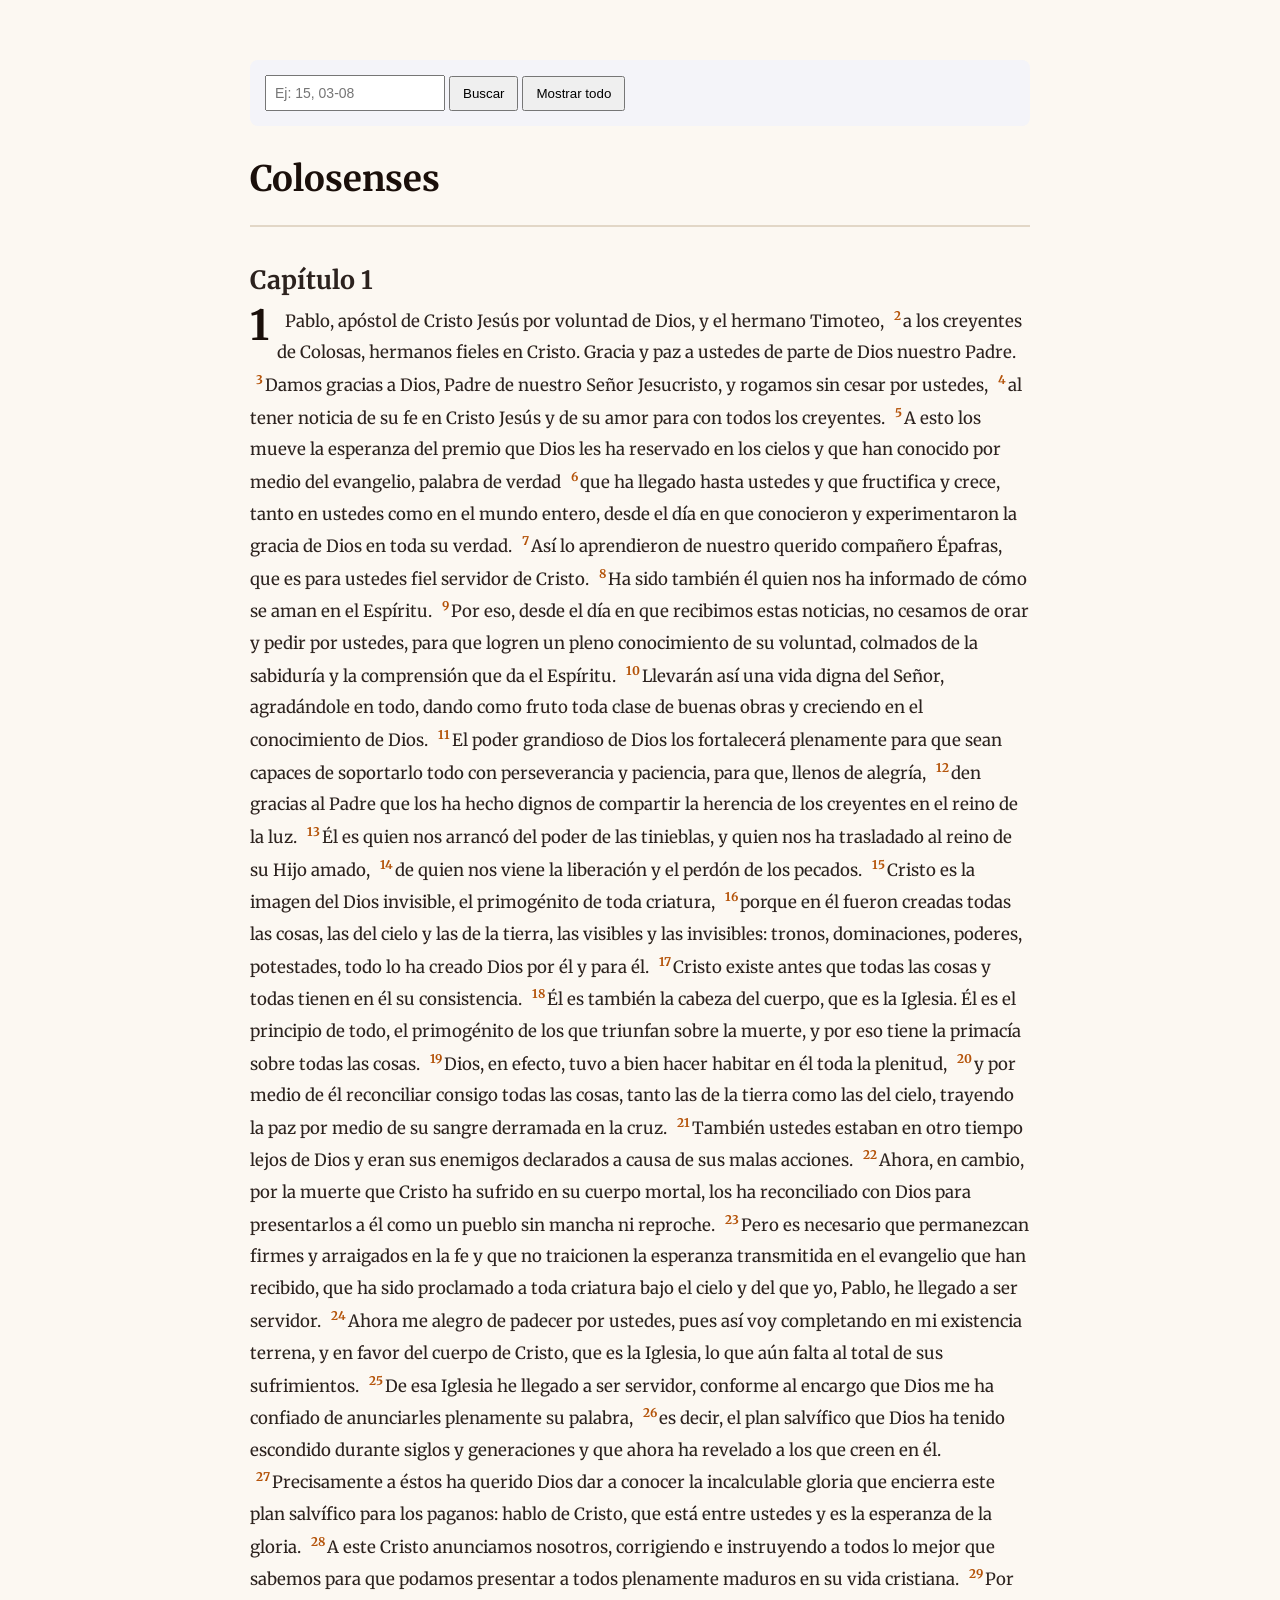
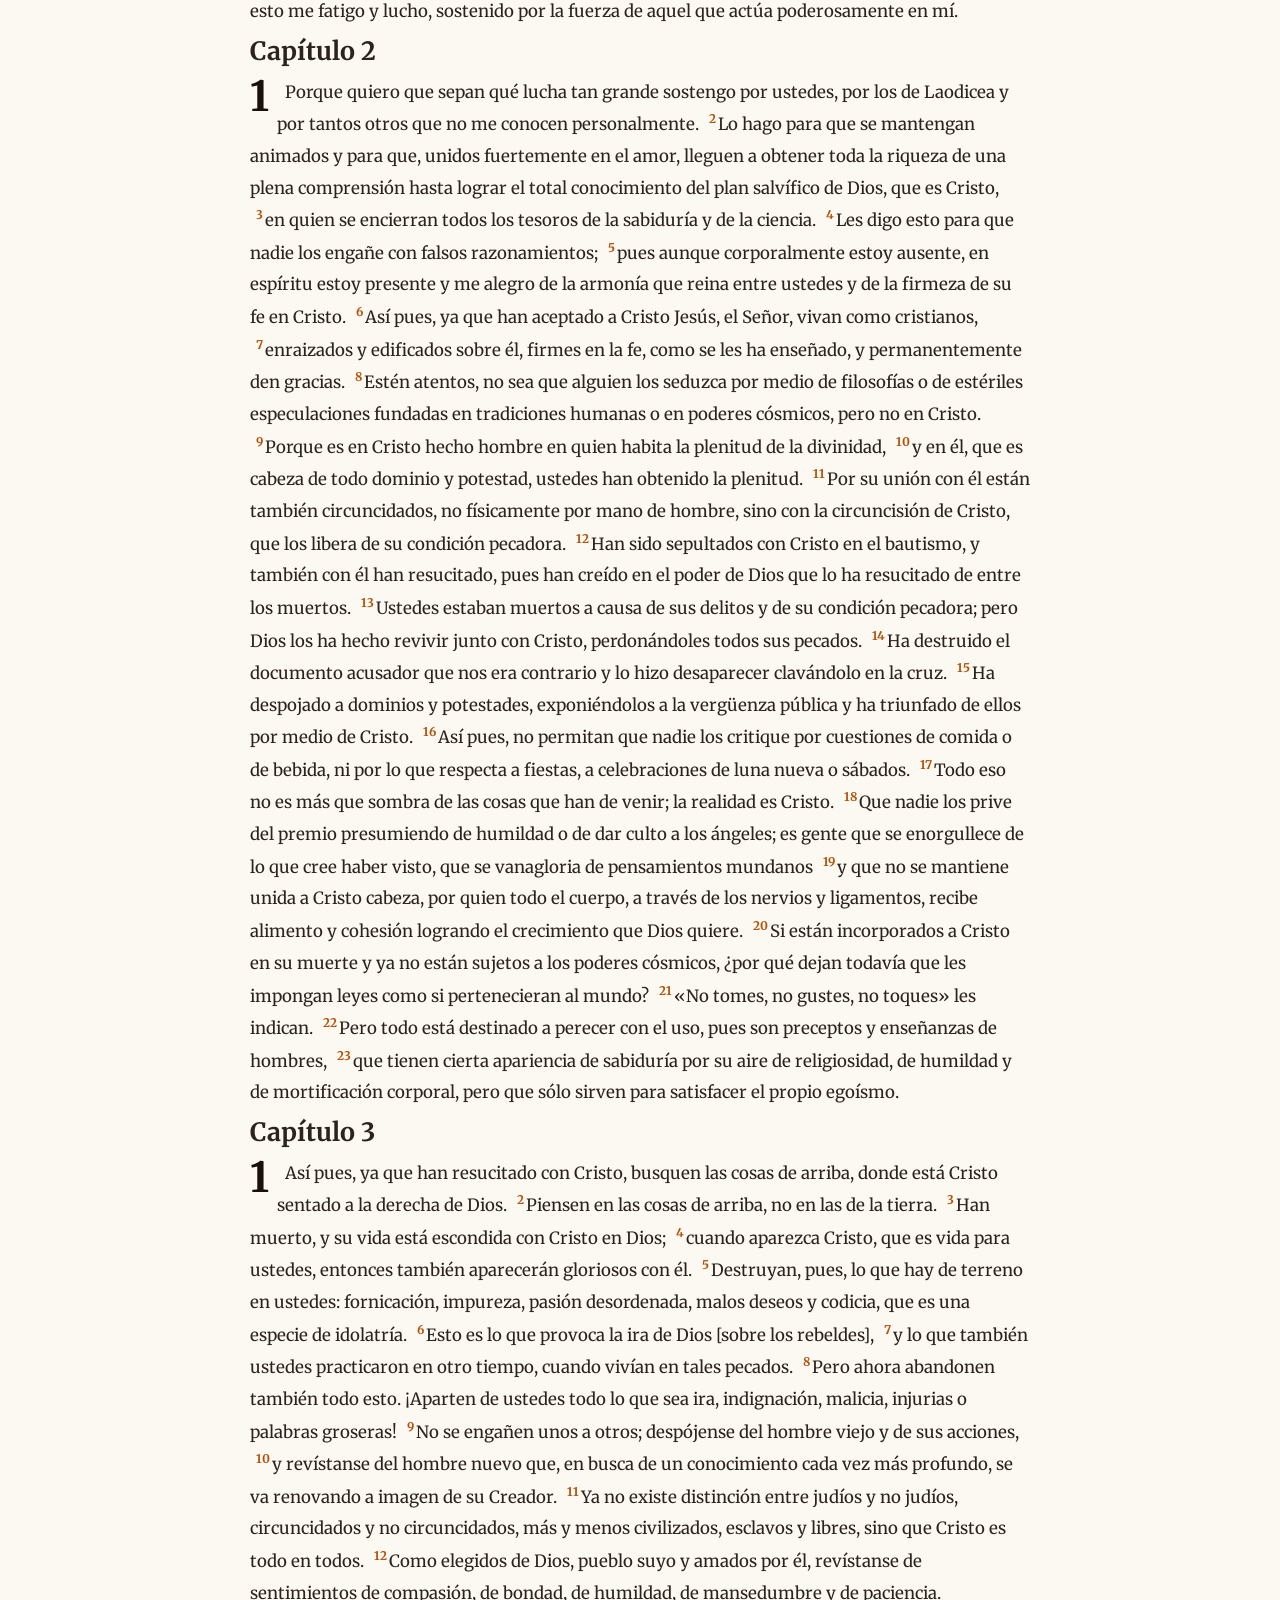
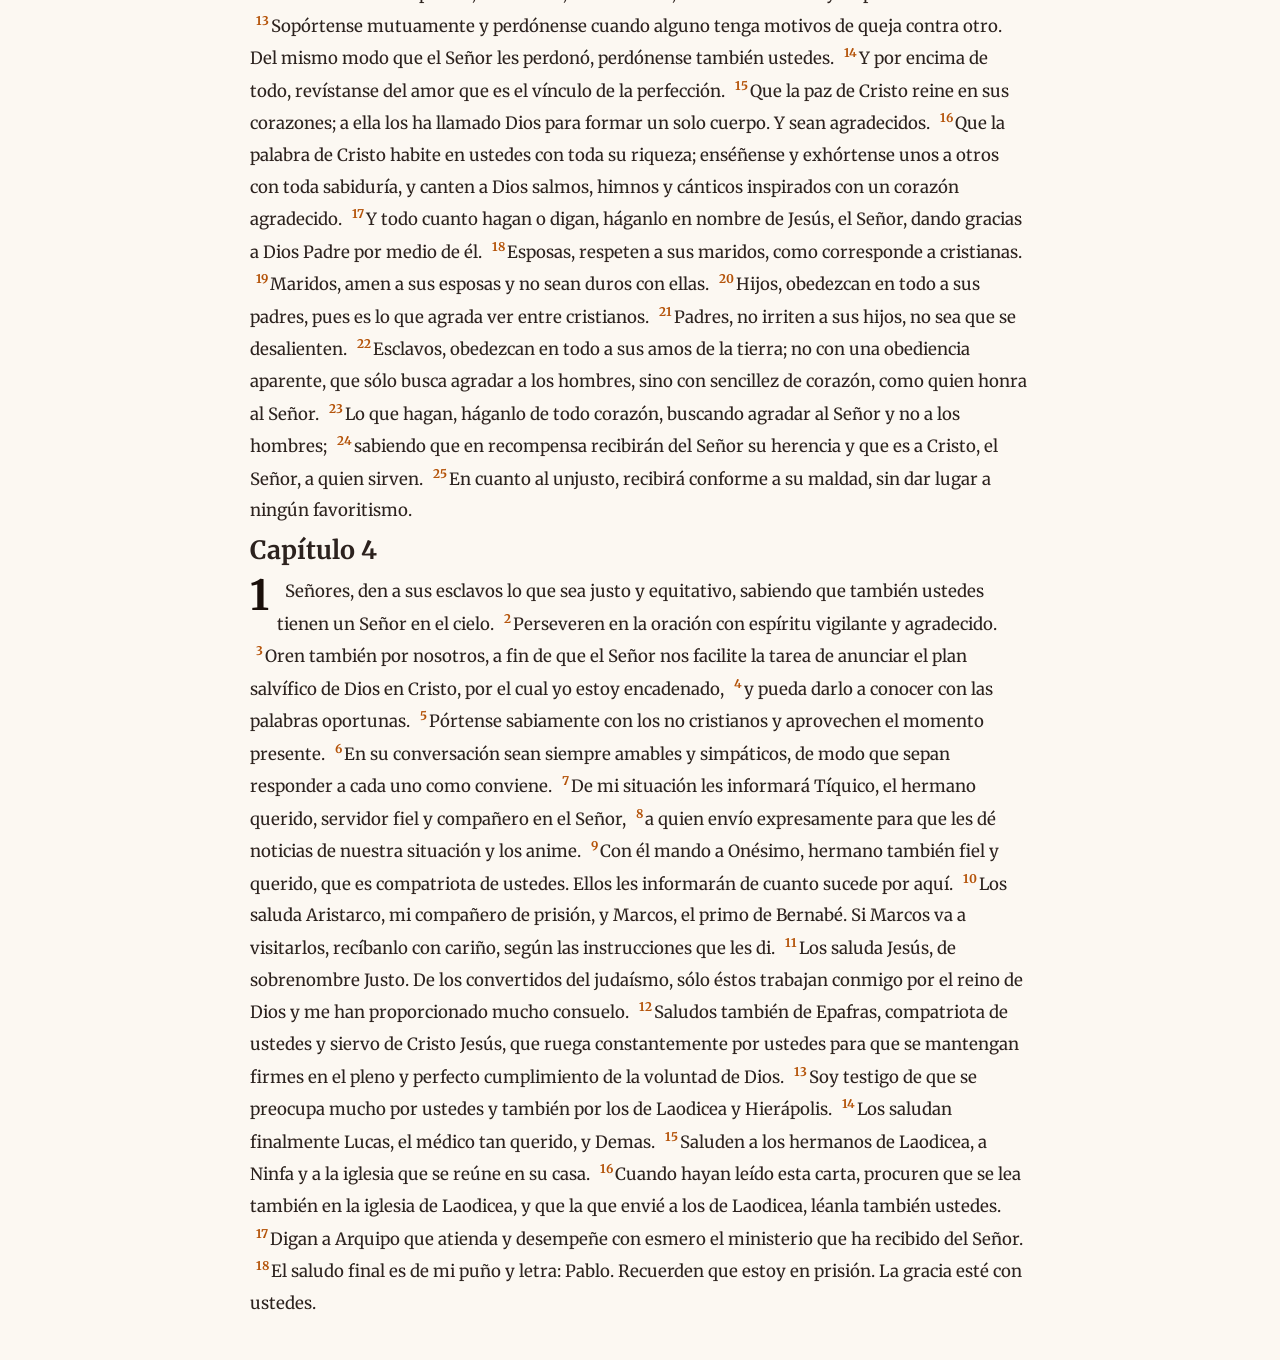
<file: libros/colosenses.html>
<!DOCTYPE html>
<html lang="es">
<head>
  <meta charset="UTF-8">
  <meta name="viewport" content="width=device-width, initial-scale=1.0">
  <title>Colosenses</title>
  <link rel="stylesheet" href="estilos-libro.css">
  <script src="buscador.js" defer></script>
</head>
<body>

  <div style="margin: 20px 0; padding: 15px; background: #f4f4f9; border-radius: 8px;">
    <input type="text" id="inputBusqueda" placeholder="Ej: 15, 03-08" style="padding: 8px; font-size: 14px; width: 180px;">
    <button onclick="buscarCita()" style="padding: 8px 12px; cursor: pointer;">Buscar</button>
    <button onclick="limpiarBusqueda()" style="padding: 8px 12px; cursor: pointer;">Mostrar todo</button>
  </div>

  <h1>Colosenses</h1>

  <h2>Capítulo 1</h2>
  <p>
    <sup>1</sup>Pablo, apóstol de Cristo Jesús por voluntad de Dios, y el hermano Timoteo, 
    <sup>2</sup>a los creyentes de Colosas, hermanos fieles en Cristo. Gracia y paz a ustedes de parte de Dios nuestro Padre. 
    <sup>3</sup>Damos gracias a Dios, Padre de nuestro Señor Jesucristo, y rogamos sin cesar por ustedes, 
    <sup>4</sup>al tener noticia de su fe en Cristo Jesús y de su amor para con todos los creyentes. 
    <sup>5</sup>A esto los mueve la esperanza del premio que Dios les ha reservado en los cielos y que han conocido por medio del evangelio, palabra de verdad 
    <sup>6</sup>que ha llegado hasta ustedes y que fructifica y crece, tanto en ustedes como en el mundo entero, desde el día en que conocieron y experimentaron la gracia de Dios en toda su verdad. 
    <sup>7</sup>Así lo aprendieron de nuestro querido compañero Épafras, que es para ustedes fiel servidor de Cristo. 
    <sup>8</sup>Ha sido también él quien nos ha informado de cómo se aman en el Espíritu. 
    <sup>9</sup>Por eso, desde el día en que recibimos estas noticias, no cesamos de orar y pedir por ustedes, para que logren un pleno conocimiento de su voluntad, colmados de la sabiduría y la comprensión que da el Espíritu. 
    <sup>10</sup>Llevarán así una vida digna del Señor, agradándole en todo, dando como fruto toda clase de buenas obras y creciendo en el conocimiento de Dios. 
    <sup>11</sup>El poder grandioso de Dios los fortalecerá plenamente para que sean capaces de soportarlo todo con perseverancia y paciencia, para que, llenos de alegría, 
    <sup>12</sup>den gracias al Padre que los ha hecho dignos de compartir la herencia de los creyentes en el reino de la luz. 
    <sup>13</sup>Él es quien nos arrancó del poder de las tinieblas, y quien nos ha trasladado al reino de su Hijo amado, 
    <sup>14</sup>de quien nos viene la liberación y el perdón de los pecados. 
    <sup>15</sup>Cristo es la imagen del Dios invisible, el primogénito de toda criatura, 
    <sup>16</sup>porque en él fueron creadas todas las cosas, las del cielo y las de la tierra, las visibles y las invisibles: tronos, dominaciones, poderes, potestades, todo lo ha creado Dios por él y para él. 
    <sup>17</sup>Cristo existe antes que todas las cosas y todas tienen en él su consistencia. 
    <sup>18</sup>Él es también la cabeza del cuerpo, que es la Iglesia. Él es el principio de todo, el primogénito de los que triunfan sobre la muerte, y por eso tiene la primacía sobre todas las cosas. 
    <sup>19</sup>Dios, en efecto, tuvo a bien hacer habitar en él toda la plenitud, 
    <sup>20</sup>y por medio de él reconciliar consigo todas las cosas, tanto las de la tierra como las del cielo, trayendo la paz por medio de su sangre derramada en la cruz. 
    <sup>21</sup>También ustedes estaban en otro tiempo lejos de Dios y eran sus enemigos declarados a causa de sus malas acciones. 
    <sup>22</sup>Ahora, en cambio, por la muerte que Cristo ha sufrido en su cuerpo mortal, los ha reconciliado con Dios para presentarlos a él como un pueblo sin mancha ni reproche. 
    <sup>23</sup>Pero es necesario que permanezcan firmes y arraigados en la fe y que no traicionen la esperanza transmitida en el evangelio que han recibido, que ha sido proclamado a toda criatura bajo el cielo y del que yo, Pablo, he llegado a ser servidor. 
    <sup>24</sup>Ahora me alegro de padecer por ustedes, pues así voy completando en mi existencia terrena, y en favor del cuerpo de Cristo, que es la Iglesia, lo que aún falta al total de sus sufrimientos. 
    <sup>25</sup>De esa Iglesia he llegado a ser servidor, conforme al encargo que Dios me ha confiado de anunciarles plenamente su palabra, 
    <sup>26</sup>es decir, el plan salvífico que Dios ha tenido escondido durante siglos y generaciones y que ahora ha revelado a los que creen en él. 
    <sup>27</sup>Precisamente a éstos ha querido Dios dar a conocer la incalculable gloria que encierra este plan salvífico para los paganos: hablo de Cristo, que está entre ustedes y es la esperanza de la gloria. 
    <sup>28</sup>A este Cristo anunciamos nosotros, corrigiendo e instruyendo a todos lo mejor que sabemos para que podamos presentar a todos plenamente maduros en su vida cristiana. 
    <sup>29</sup>Por esto me fatigo y lucho, sostenido por la fuerza de aquel que actúa poderosamente en mí.
  </p>

  <h2>Capítulo 2</h2>
  <p>
    <sup>1</sup>Porque quiero que sepan qué lucha tan grande sostengo por ustedes, por los de Laodicea y por tantos otros que no me conocen personalmente. 
    <sup>2</sup>Lo hago para que se mantengan animados y para que, unidos fuertemente en el amor, lleguen a obtener toda la riqueza de una plena comprensión hasta lograr el total conocimiento del plan salvífico de Dios, que es Cristo, 
    <sup>3</sup>en quien se encierran todos los tesoros de la sabiduría y de la ciencia. 
    <sup>4</sup>Les digo esto para que nadie los engañe con falsos razonamientos; 
    <sup>5</sup>pues aunque corporalmente estoy ausente, en espíritu estoy presente y me alegro de la armonía que reina entre ustedes y de la firmeza de su fe en Cristo. 
    <sup>6</sup>Así pues, ya que han aceptado a Cristo Jesús, el Señor, vivan como cristianos, 
    <sup>7</sup>enraizados y edificados sobre él, firmes en la fe, como se les ha enseñado, y permanentemente den gracias. 
    <sup>8</sup>Estén atentos, no sea que alguien los seduzca por medio de filosofías o de estériles especulaciones fundadas en tradiciones humanas o en poderes cósmicos, pero no en Cristo. 
    <sup>9</sup>Porque es en Cristo hecho hombre en quien habita la plenitud de la divinidad, 
    <sup>10</sup>y en él, que es cabeza de todo dominio y potestad, ustedes han obtenido la plenitud. 
    <sup>11</sup>Por su unión con él están también circuncidados, no físicamente por mano de hombre, sino con la circuncisión de Cristo, que los libera de su condición pecadora. 
    <sup>12</sup>Han sido sepultados con Cristo en el bautismo, y también con él han resucitado, pues han creído en el poder de Dios que lo ha resucitado de entre los muertos. 
    <sup>13</sup>Ustedes estaban muertos a causa de sus delitos y de su condición pecadora; pero Dios los ha hecho revivir junto con Cristo, perdonándoles todos sus pecados. 
    <sup>14</sup>Ha destruido el documento acusador que nos era contrario y lo hizo desaparecer clavándolo en la cruz. 
    <sup>15</sup>Ha despojado a dominios y potestades, exponiéndolos a la vergüenza pública y ha triunfado de ellos por medio de Cristo. 
    <sup>16</sup>Así pues, no permitan que nadie los critique por cuestiones de comida o de bebida, ni por lo que respecta a fiestas, a celebraciones de luna nueva o sábados. 
    <sup>17</sup>Todo eso no es más que sombra de las cosas que han de venir; la realidad es Cristo. 
    <sup>18</sup>Que nadie los prive del premio presumiendo de humildad o de dar culto a los ángeles; es gente que se enorgullece de lo que cree haber visto, que se vanagloria de pensamientos mundanos 
    <sup>19</sup>y que no se mantiene unida a Cristo cabeza, por quien todo el cuerpo, a través de los nervios y ligamentos, recibe alimento y cohesión logrando el crecimiento que Dios quiere. 
    <sup>20</sup>Si están incorporados a Cristo en su muerte y ya no están sujetos a los poderes cósmicos, ¿por qué dejan todavía que les impongan leyes como si pertenecieran al mundo? 
    <sup>21</sup>«No tomes, no gustes, no toques» les indican. 
    <sup>22</sup>Pero todo está destinado a perecer con el uso, pues son preceptos y enseñanzas de hombres, 
    <sup>23</sup>que tienen cierta apariencia de sabiduría por su aire de religiosidad, de humildad y de mortificación corporal, pero que sólo sirven para satisfacer el propio egoísmo.
  </p>

  <h2>Capítulo 3</h2>
  <p>
    <sup>1</sup>Así pues, ya que han resucitado con Cristo, busquen las cosas de arriba, donde está Cristo sentado a la derecha de Dios. 
    <sup>2</sup>Piensen en las cosas de arriba, no en las de la tierra. 
    <sup>3</sup>Han muerto, y su vida está escondida con Cristo en Dios; 
    <sup>4</sup>cuando aparezca Cristo, que es vida para ustedes, entonces también aparecerán gloriosos con él. 
    <sup>5</sup>Destruyan, pues, lo que hay de terreno en ustedes: fornicación, impureza, pasión desordenada, malos deseos y codicia, que es una especie de idolatría. 
    <sup>6</sup>Esto es lo que provoca la ira de Dios [sobre los rebeldes], 
    <sup>7</sup>y lo que también ustedes practicaron en otro tiempo, cuando vivían en tales pecados. 
    <sup>8</sup>Pero ahora abandonen también todo esto. ¡Aparten de ustedes todo lo que sea ira, indignación, malicia, injurias o palabras groseras! 
    <sup>9</sup>No se engañen unos a otros; despójense del hombre viejo y de sus acciones, 
    <sup>10</sup>y revístanse del hombre nuevo que, en busca de un conocimiento cada vez más profundo, se va renovando a imagen de su Creador. 
    <sup>11</sup>Ya no existe distinción entre judíos y no judíos, circuncidados y no circuncidados, más y menos civilizados, esclavos y libres, sino que Cristo es todo en todos. 
    <sup>12</sup>Como elegidos de Dios, pueblo suyo y amados por él, revístanse de sentimientos de compasión, de bondad, de humildad, de mansedumbre y de paciencia. 
    <sup>13</sup>Sopórtense mutuamente y perdónense cuando alguno tenga motivos de queja contra otro. Del mismo modo que el Señor les perdonó, perdónense también ustedes. 
    <sup>14</sup>Y por encima de todo, revístanse del amor que es el vínculo de la perfección. 
    <sup>15</sup>Que la paz de Cristo reine en sus corazones; a ella los ha llamado Dios para formar un solo cuerpo. Y sean agradecidos. 
    <sup>16</sup>Que la palabra de Cristo habite en ustedes con toda su riqueza; enséñense y exhórtense unos a otros con toda sabiduría, y canten a Dios salmos, himnos y cánticos inspirados con un corazón agradecido. 
    <sup>17</sup>Y todo cuanto hagan o digan, háganlo en nombre de Jesús, el Señor, dando gracias a Dios Padre por medio de él. 
    <sup>18</sup>Esposas, respeten a sus maridos, como corresponde a cristianas. 
    <sup>19</sup>Maridos, amen a sus esposas y no sean duros con ellas. 
    <sup>20</sup>Hijos, obedezcan en todo a sus padres, pues es lo que agrada ver entre cristianos. 
    <sup>21</sup>Padres, no irriten a sus hijos, no sea que se desalienten. 
    <sup>22</sup>Esclavos, obedezcan en todo a sus amos de la tierra; no con una obediencia aparente, que sólo busca agradar a los hombres, sino con sencillez de corazón, como quien honra al Señor. 
    <sup>23</sup>Lo que hagan, háganlo de todo corazón, buscando agradar al Señor y no a los hombres; 
    <sup>24</sup>sabiendo que en recompensa recibirán del Señor su herencia y que es a Cristo, el Señor, a quien sirven. 
    <sup>25</sup>En cuanto al unjusto, recibirá conforme a su maldad, sin dar lugar a ningún favoritismo.
  </p>

  <h2>Capítulo 4</h2>
  <p>
    <sup>1</sup>Señores, den a sus esclavos lo que sea justo y equitativo, sabiendo que también ustedes tienen un Señor en el cielo. 
    <sup>2</sup>Perseveren en la oración con espíritu vigilante y agradecido. 
    <sup>3</sup>Oren también por nosotros, a fin de que el Señor nos facilite la tarea de anunciar el plan salvífico de Dios en Cristo, por el cual yo estoy encadenado, 
    <sup>4</sup>y pueda darlo a conocer con las palabras oportunas. 
    <sup>5</sup>Pórtense sabiamente con los no cristianos y aprovechen el momento presente. 
    <sup>6</sup>En su conversación sean siempre amables y simpáticos, de modo que sepan responder a cada uno como conviene. 
    <sup>7</sup>De mi situación les informará Tíquico, el hermano querido, servidor fiel y compañero en el Señor, 
    <sup>8</sup>a quien envío expresamente para que les dé noticias de nuestra situación y los anime. 
    <sup>9</sup>Con él mando a Onésimo, hermano también fiel y querido, que es compatriota de ustedes. Ellos les informarán de cuanto sucede por aquí. 
    <sup>10</sup>Los saluda Aristarco, mi compañero de prisión, y Marcos, el primo de Bernabé. Si Marcos va a visitarlos, recíbanlo con cariño, según las instrucciones que les di. 
    <sup>11</sup>Los saluda Jesús, de sobrenombre Justo. De los convertidos del judaísmo, sólo éstos trabajan conmigo por el reino de Dios y me han proporcionado mucho consuelo. 
    <sup>12</sup>Saludos también de Epafras, compatriota de ustedes y siervo de Cristo Jesús, que ruega constantemente por ustedes para que se mantengan firmes en el pleno y perfecto cumplimiento de la voluntad de Dios. 
    <sup>13</sup>Soy testigo de que se preocupa mucho por ustedes y también por los de Laodicea y Hierápolis. 
    <sup>14</sup>Los saludan finalmente Lucas, el médico tan querido, y Demas. 
    <sup>15</sup>Saluden a los hermanos de Laodicea, a Ninfa y a la iglesia que se reúne en su casa. 
    <sup>16</sup>Cuando hayan leído esta carta, procuren que se lea también en la iglesia de Laodicea, y que la que envié a los de Laodicea, léanla también ustedes. 
    <sup>17</sup>Digan a Arquipo que atienda y desempeñe con esmero el ministerio que ha recibido del Señor. 
    <sup>18</sup>El saludo final es de mi puño y letra: Pablo. Recuerden que estoy en prisión. La gracia esté con ustedes.
  </p>

  <div id="modalPasaje" class="modal">
    <div class="modal-contenido">
      <span class="cerrar-btn" onclick="cerrarModal()">&times;</span>
      <div id="contenidoPasaje"></div>
    </div>
  </div>  
</body>
</html>
</file>
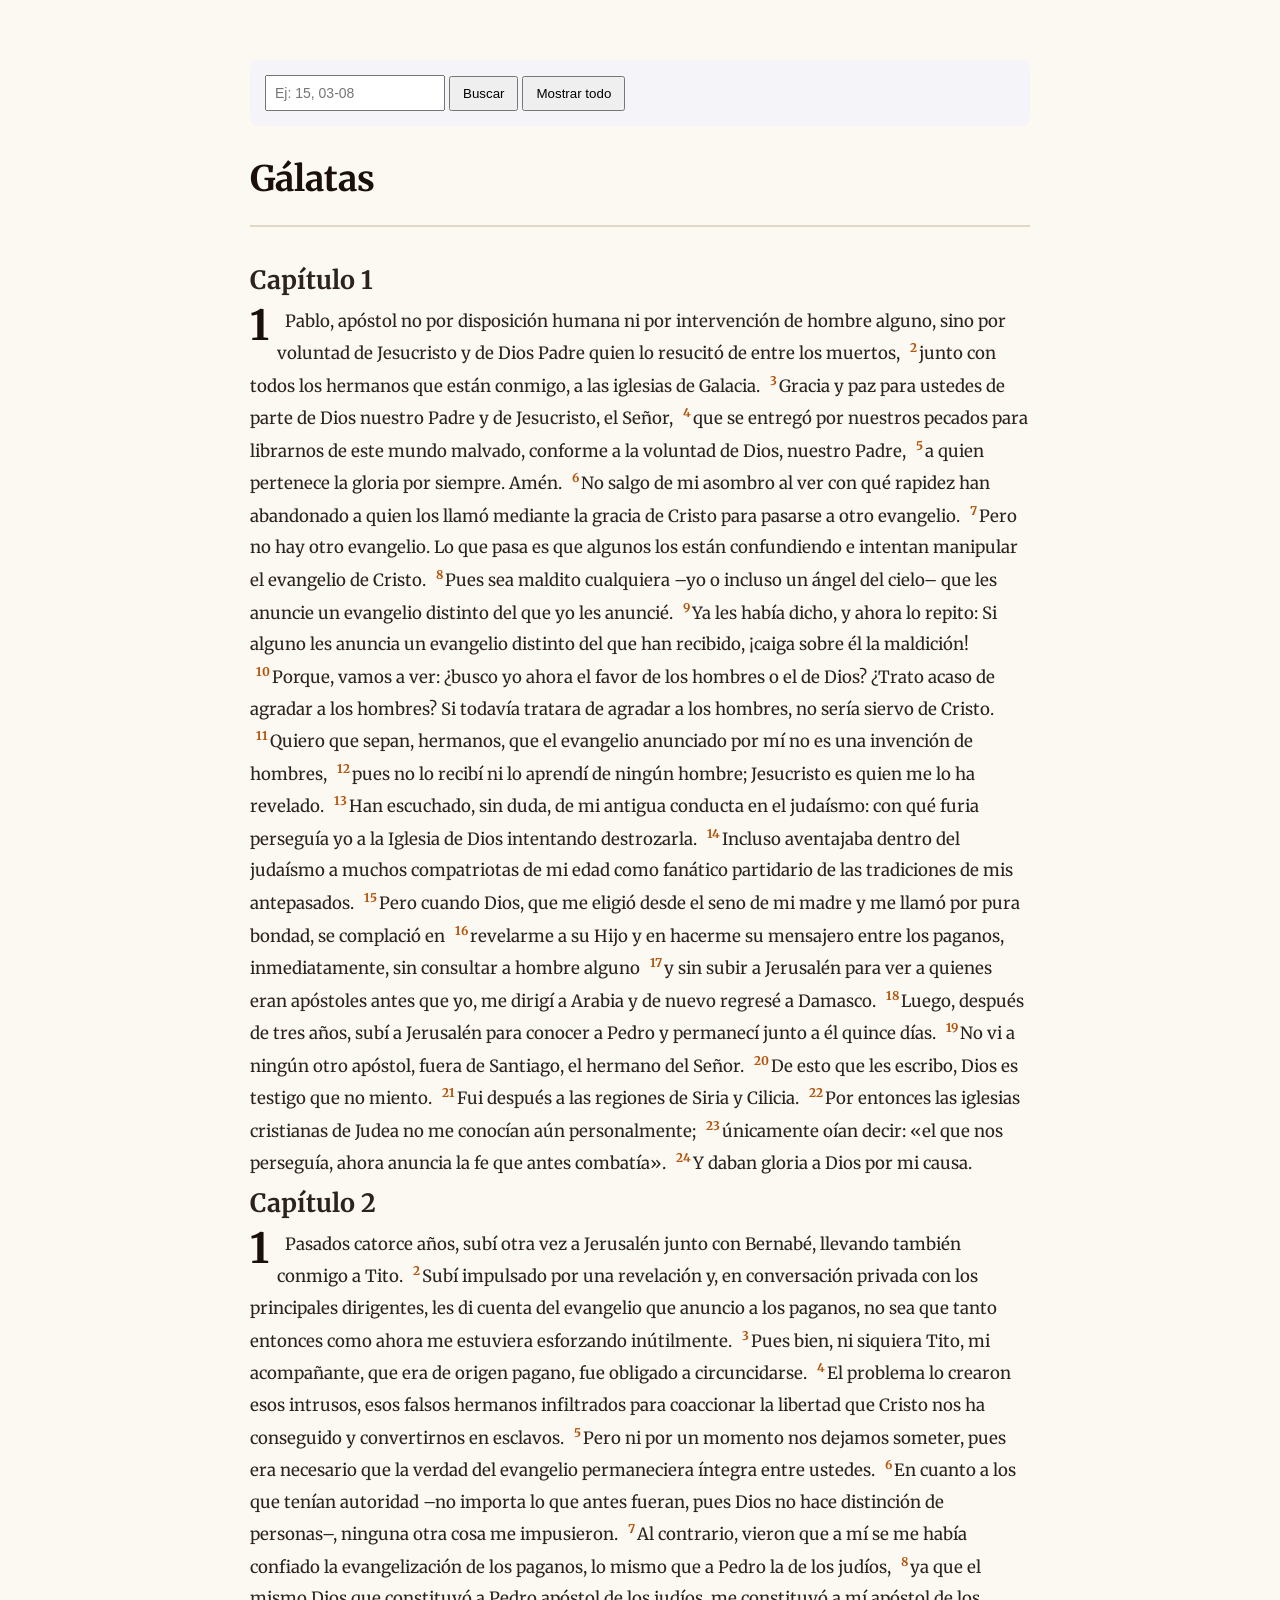
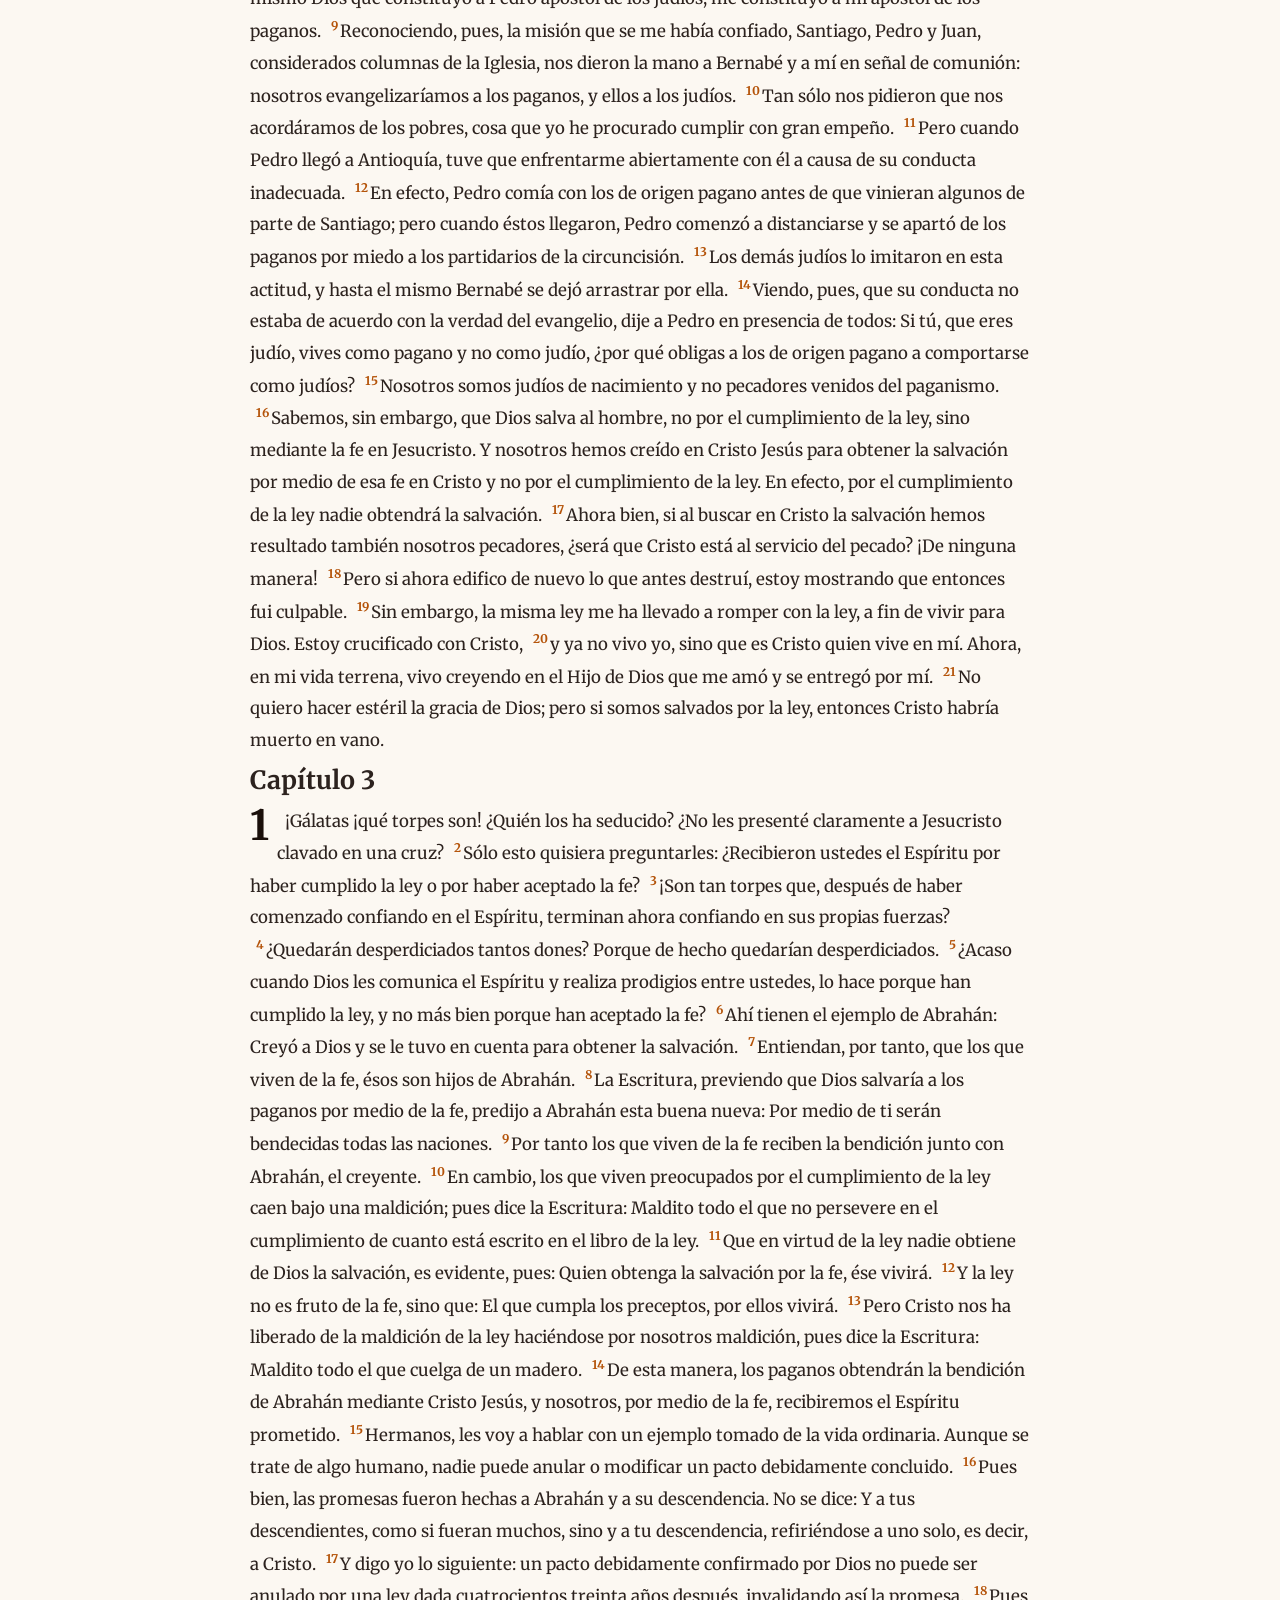
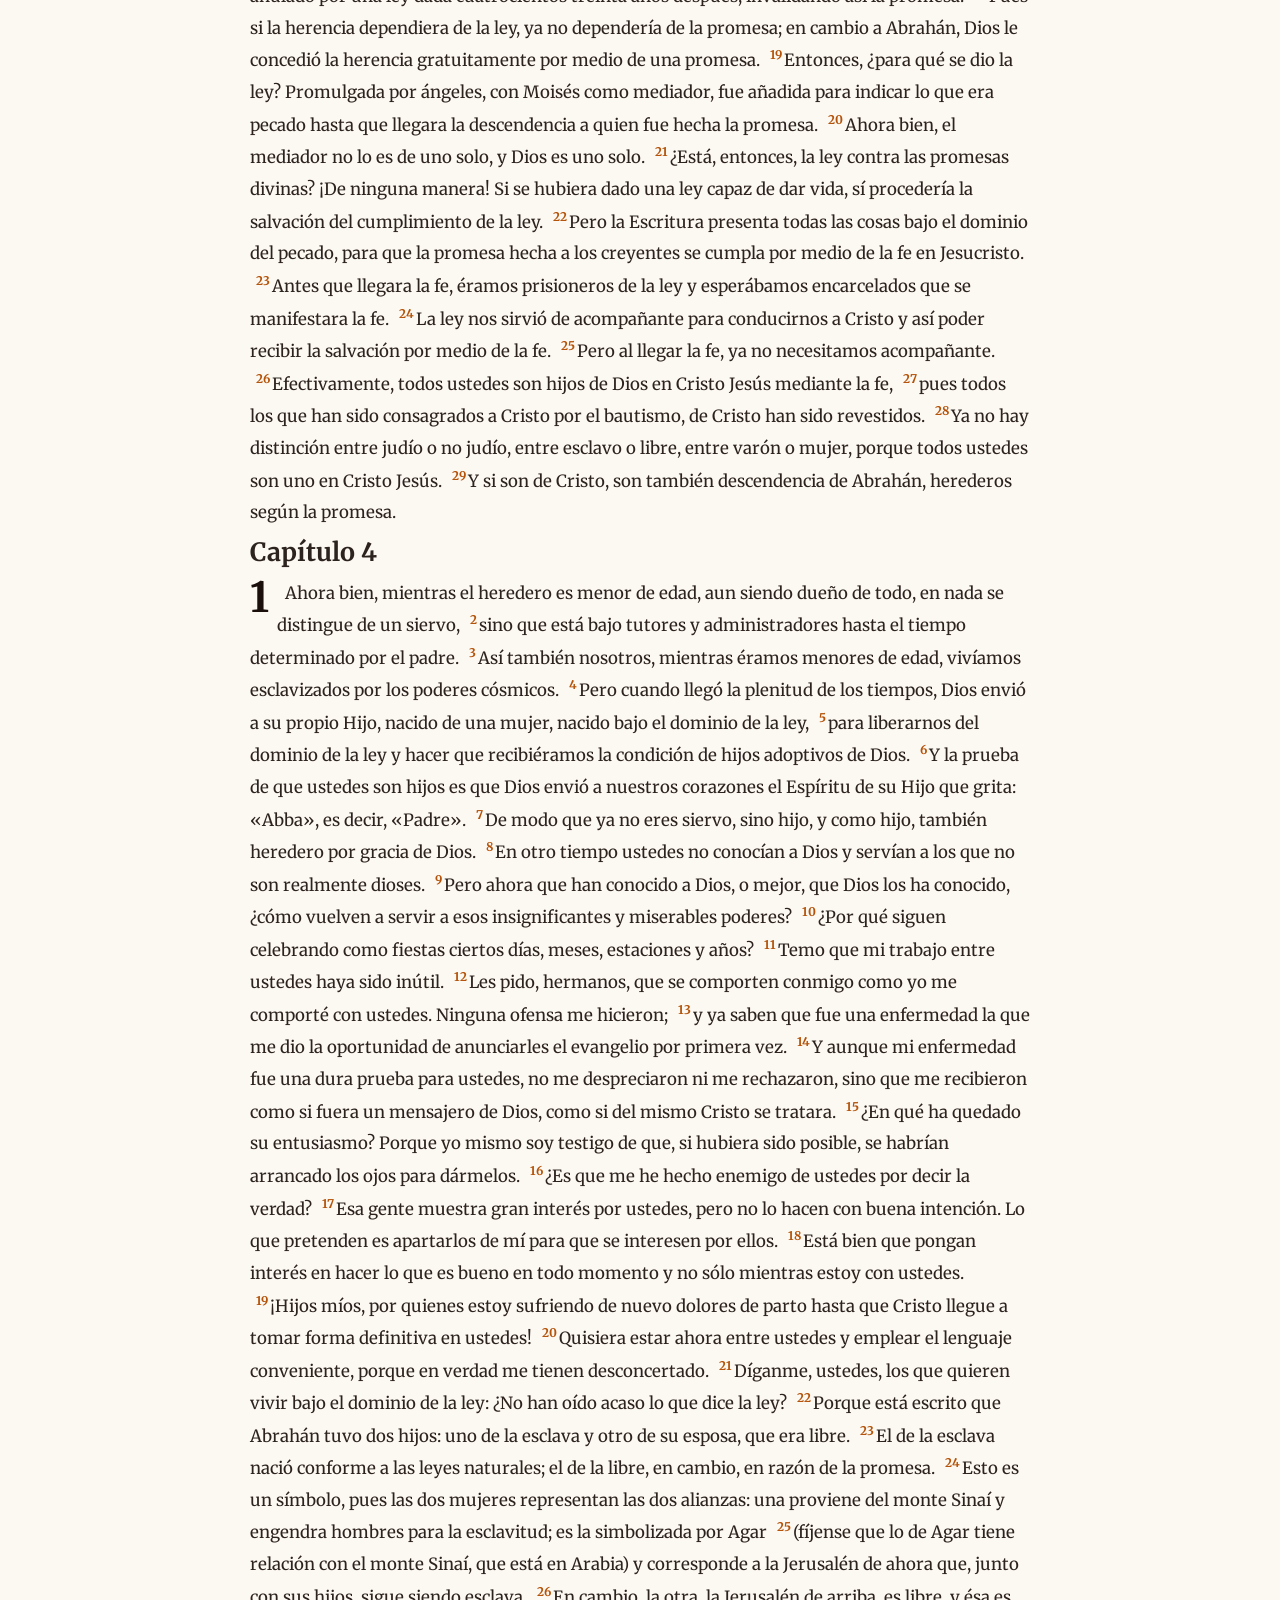
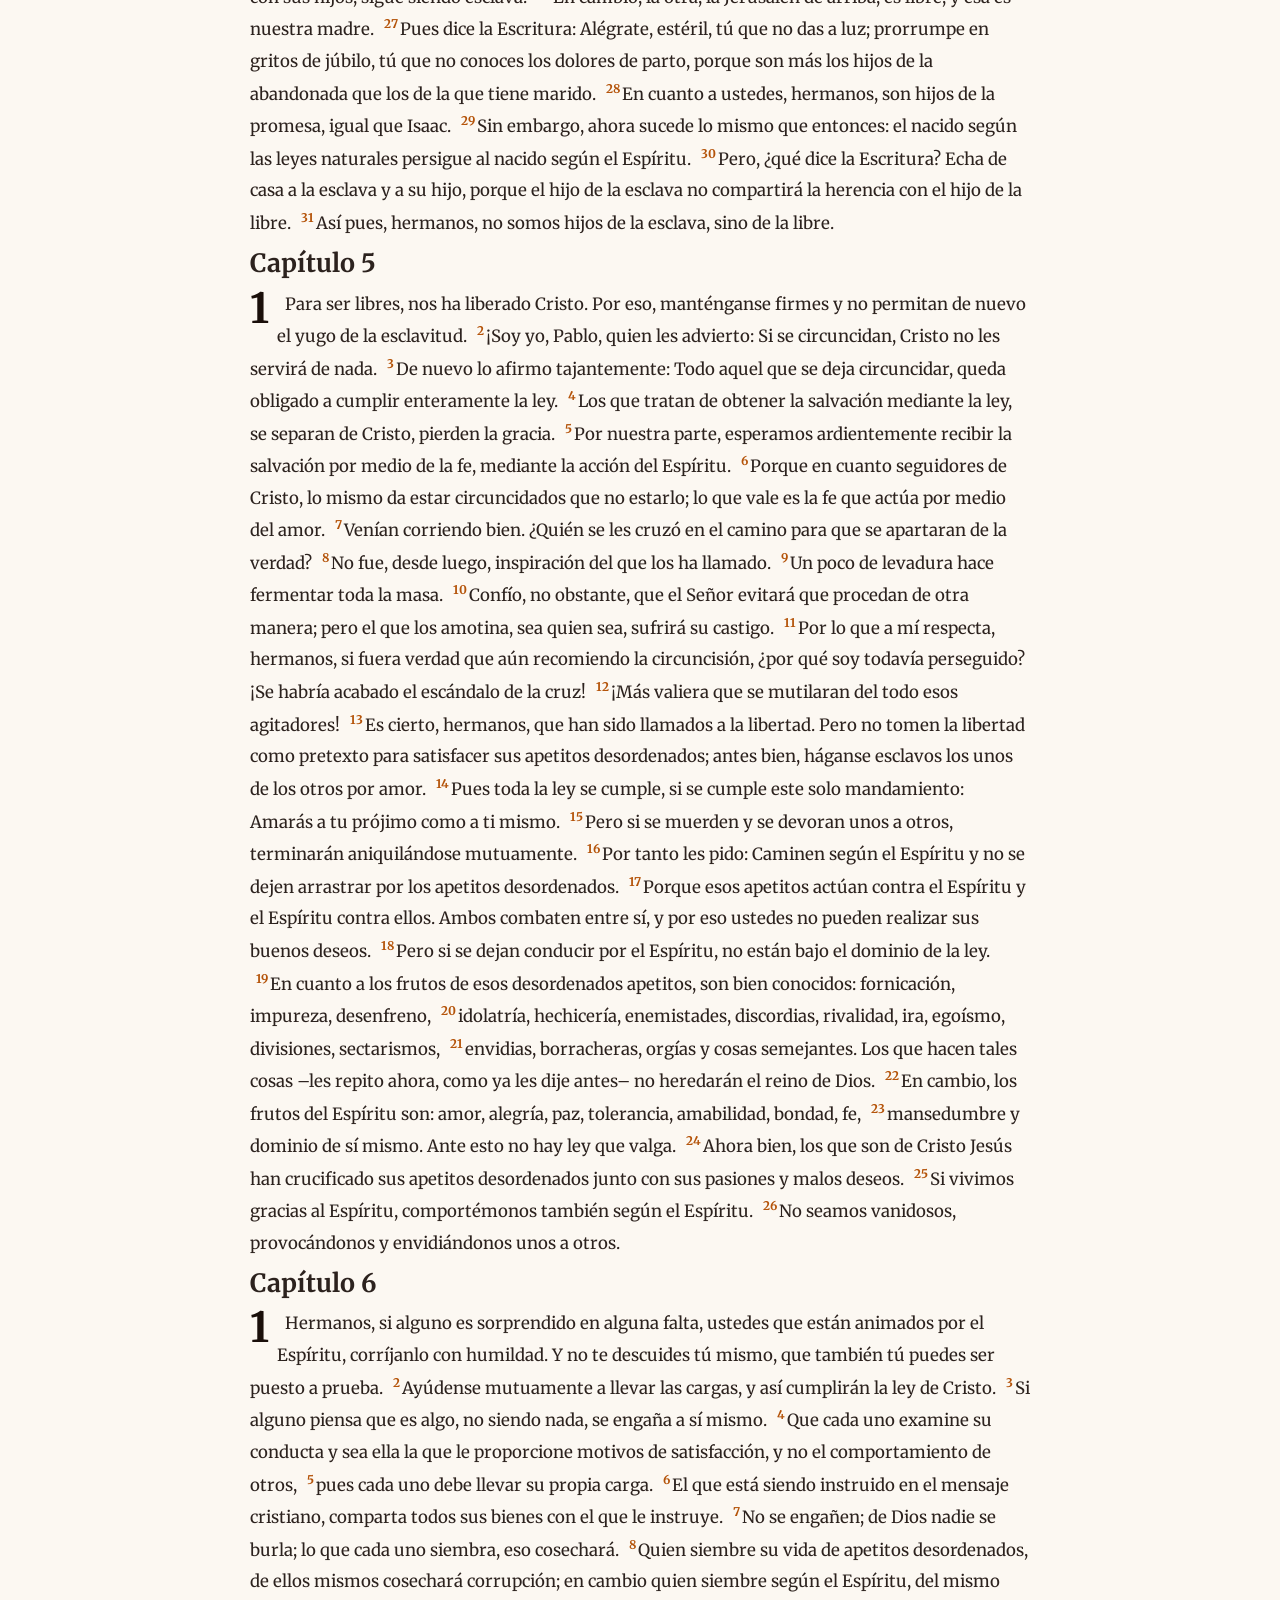
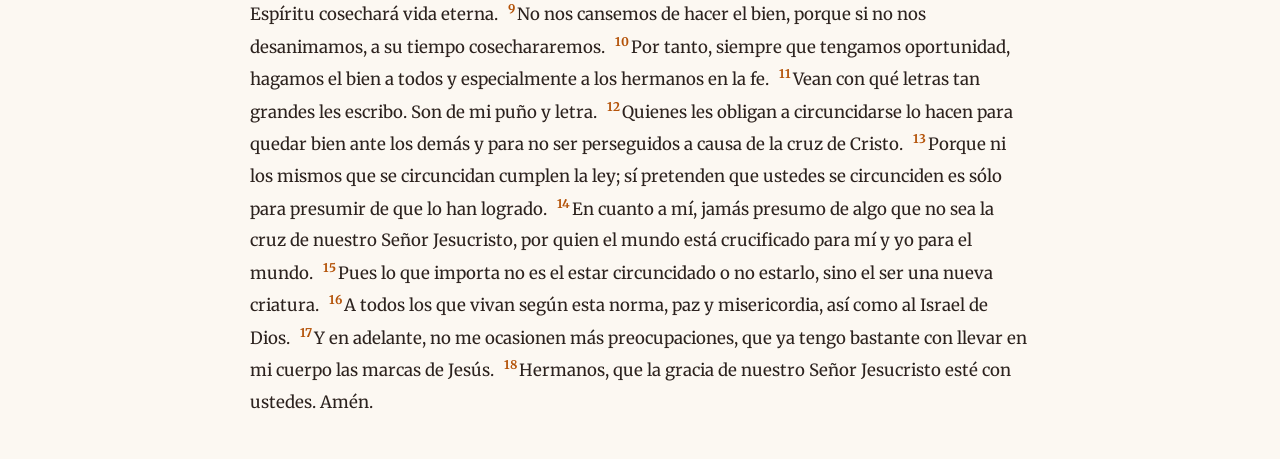
<file: libros/galatas.html>
<!DOCTYPE html>
<html lang="es">
<head>
  <meta charset="UTF-8">
  <meta name="viewport" content="width=device-width, initial-scale=1.0">
  <title>Gálatas</title>
  <link rel="stylesheet" href="estilos-libro.css">
  <script src="buscador.js" defer></script>
</head>
<body>

  <div style="margin: 20px 0; padding: 15px; background: #f4f4f9; border-radius: 8px;">
    <input type="text" id="inputBusqueda" placeholder="Ej: 15, 03-08" style="padding: 8px; font-size: 14px; width: 180px;">
    <button onclick="buscarCita()" style="padding: 8px 12px; cursor: pointer;">Buscar</button>
    <button onclick="limpiarBusqueda()" style="padding: 8px 12px; cursor: pointer;">Mostrar todo</button>
  </div>

  <h1>Gálatas</h1>

  <h2>Capítulo 1</h2>
  <p>
    <sup>1</sup>Pablo, apóstol no por disposición humana ni por intervención de hombre alguno, sino por voluntad de Jesucristo y de Dios Padre quien lo resucitó de entre los muertos, 
    <sup>2</sup>junto con todos los hermanos que están conmigo, a las iglesias de Galacia. 
    <sup>3</sup>Gracia y paz para ustedes de parte de Dios nuestro Padre y de Jesucristo, el Señor, 
    <sup>4</sup>que se entregó por nuestros pecados para librarnos de este mundo malvado, conforme a la voluntad de Dios, nuestro Padre, 
    <sup>5</sup>a quien pertenece la gloria por siempre. Amén. 
    <sup>6</sup>No salgo de mi asombro al ver con qué rapidez han abandonado a quien los llamó mediante la gracia de Cristo para pasarse a otro evangelio. 
    <sup>7</sup>Pero no hay otro evangelio. Lo que pasa es que algunos los están confundiendo e intentan manipular el evangelio de Cristo. 
    <sup>8</sup>Pues sea maldito cualquiera –yo o incluso un ángel del cielo– que les anuncie un evangelio distinto del que yo les anuncié. 
    <sup>9</sup>Ya les había dicho, y ahora lo repito: Si alguno les anuncia un evangelio distinto del que han recibido, ¡caiga sobre él la maldición! 
    <sup>10</sup>Porque, vamos a ver: ¿busco yo ahora el favor de los hombres o el de Dios? ¿Trato acaso de agradar a los hombres? Si todavía tratara de agradar a los hombres, no sería siervo de Cristo. 
    <sup>11</sup>Quiero que sepan, hermanos, que el evangelio anunciado por mí no es una invención de hombres, 
    <sup>12</sup>pues no lo recibí ni lo aprendí de ningún hombre; Jesucristo es quien me lo ha revelado. 
    <sup>13</sup>Han escuchado, sin duda, de mi antigua conducta en el judaísmo: con qué furia perseguía yo a la Iglesia de Dios intentando destrozarla. 
    <sup>14</sup>Incluso aventajaba dentro del judaísmo a muchos compatriotas de mi edad como fanático partidario de las tradiciones de mis antepasados. 
    <sup>15</sup>Pero cuando Dios, que me eligió desde el seno de mi madre y me llamó por pura bondad, se complació en 
    <sup>16</sup>revelarme a su Hijo y en hacerme su mensajero entre los paganos, inmediatamente, sin consultar a hombre alguno 
    <sup>17</sup>y sin subir a Jerusalén para ver a quienes eran apóstoles antes que yo, me dirigí a Arabia y de nuevo regresé a Damasco. 
    <sup>18</sup>Luego, después de tres años, subí a Jerusalén para conocer a Pedro y permanecí junto a él quince días. 
    <sup>19</sup>No vi a ningún otro apóstol, fuera de Santiago, el hermano del Señor. 
    <sup>20</sup>De esto que les escribo, Dios es testigo que no miento. 
    <sup>21</sup>Fui después a las regiones de Siria y Cilicia. 
    <sup>22</sup>Por entonces las iglesias cristianas de Judea no me conocían aún personalmente; 
    <sup>23</sup>únicamente oían decir: «el que nos perseguía, ahora anuncia la fe que antes combatía». 
    <sup>24</sup>Y daban gloria a Dios por mi causa.
  </p>

  <h2>Capítulo 2</h2>
  <p>
    <sup>1</sup>Pasados catorce años, subí otra vez a Jerusalén junto con Bernabé, llevando también conmigo a Tito. 
    <sup>2</sup>Subí impulsado por una revelación y, en conversación privada con los principales dirigentes, les di cuenta del evangelio que anuncio a los paganos, no sea que tanto entonces como ahora me estuviera esforzando inútilmente. 
    <sup>3</sup>Pues bien, ni siquiera Tito, mi acompañante, que era de origen pagano, fue obligado a circuncidarse. 
    <sup>4</sup>El problema lo crearon esos intrusos, esos falsos hermanos infiltrados para coaccionar la libertad que Cristo nos ha conseguido y convertirnos en esclavos. 
    <sup>5</sup>Pero ni por un momento nos dejamos someter, pues era necesario que la verdad del evangelio permaneciera íntegra entre ustedes. 
    <sup>6</sup>En cuanto a los que tenían autoridad –no importa lo que antes fueran, pues Dios no hace distinción de personas–, ninguna otra cosa me impusieron. 
    <sup>7</sup>Al contrario, vieron que a mí se me había confiado la evangelización de los paganos, lo mismo que a Pedro la de los judíos, 
    <sup>8</sup>ya que el mismo Dios que constituyó a Pedro apóstol de los judíos, me constituyó a mí apóstol de los paganos. 
    <sup>9</sup>Reconociendo, pues, la misión que se me había confiado, Santiago, Pedro y Juan, considerados columnas de la Iglesia, nos dieron la mano a Bernabé y a mí en señal de comunión: nosotros evangelizaríamos a los paganos, y ellos a los judíos. 
    <sup>10</sup>Tan sólo nos pidieron que nos acordáramos de los pobres, cosa que yo he procurado cumplir con gran empeño. 
    <sup>11</sup>Pero cuando Pedro llegó a Antioquía, tuve que enfrentarme abiertamente con él a causa de su conducta inadecuada. 
    <sup>12</sup>En efecto, Pedro comía con los de origen pagano antes de que vinieran algunos de parte de Santiago; pero cuando éstos llegaron, Pedro comenzó a distanciarse y se apartó de los paganos por miedo a los partidarios de la circuncisión. 
    <sup>13</sup>Los demás judíos lo imitaron en esta actitud, y hasta el mismo Bernabé se dejó arrastrar por ella. 
    <sup>14</sup>Viendo, pues, que su conducta no estaba de acuerdo con la verdad del evangelio, dije a Pedro en presencia de todos: Si tú, que eres judío, vives como pagano y no como judío, ¿por qué obligas a los de origen pagano a comportarse como judíos? 
    <sup>15</sup>Nosotros somos judíos de nacimiento y no pecadores venidos del paganismo. 
    <sup>16</sup>Sabemos, sin embargo, que Dios salva al hombre, no por el cumplimiento de la ley, sino mediante la fe en Jesucristo. Y nosotros hemos creído en Cristo Jesús para obtener la salvación por medio de esa fe en Cristo y no por el cumplimiento de la ley. En efecto, por el cumplimiento de la ley nadie obtendrá la salvación. 
    <sup>17</sup>Ahora bien, si al buscar en Cristo la salvación hemos resultado también nosotros pecadores, ¿será que Cristo está al servicio del pecado? ¡De ninguna manera! 
    <sup>18</sup>Pero si ahora edifico de nuevo lo que antes destruí, estoy mostrando que entonces fui culpable. 
    <sup>19</sup>Sin embargo, la misma ley me ha llevado a romper con la ley, a fin de vivir para Dios. Estoy crucificado con Cristo, 
    <sup>20</sup>y ya no vivo yo, sino que es Cristo quien vive en mí. Ahora, en mi vida terrena, vivo creyendo en el Hijo de Dios que me amó y se entregó por mí. 
    <sup>21</sup>No quiero hacer estéril la gracia de Dios; pero si somos salvados por la ley, entonces Cristo habría muerto en vano.
  </p>

  <h2>Capítulo 3</h2>
  <p>
    <sup>1</sup>¡Gálatas ¡qué torpes son! ¿Quién los ha seducido? ¿No les presenté claramente a Jesucristo clavado en una cruz? 
    <sup>2</sup>Sólo esto quisiera preguntarles: ¿Recibieron ustedes el Espíritu por haber cumplido la ley o por haber aceptado la fe? 
    <sup>3</sup>¡Son tan torpes que, después de haber comenzado confiando en el Espíritu, terminan ahora confiando en sus propias fuerzas? 
    <sup>4</sup>¿Quedarán desperdiciados tantos dones? Porque de hecho quedarían desperdiciados. 
    <sup>5</sup>¿Acaso cuando Dios les comunica el Espíritu y realiza prodigios entre ustedes, lo hace porque han cumplido la ley, y no más bien porque han aceptado la fe? 
    <sup>6</sup>Ahí tienen el ejemplo de Abrahán: Creyó a Dios y se le tuvo en cuenta para obtener la salvación. 
    <sup>7</sup>Entiendan, por tanto, que los que viven de la fe, ésos son hijos de Abrahán. 
    <sup>8</sup>La Escritura, previendo que Dios salvaría a los paganos por medio de la fe, predijo a Abrahán esta buena nueva: Por medio de ti serán bendecidas todas las naciones. 
    <sup>9</sup>Por tanto los que viven de la fe reciben la bendición junto con Abrahán, el creyente. 
    <sup>10</sup>En cambio, los que viven preocupados por el cumplimiento de la ley caen bajo una maldición; pues dice la Escritura: Maldito todo el que no persevere en el cumplimiento de cuanto está escrito en el libro de la ley. 
    <sup>11</sup>Que en virtud de la ley nadie obtiene de Dios la salvación, es evidente, pues: Quien obtenga la salvación por la fe, ése vivirá. 
    <sup>12</sup>Y la ley no es fruto de la fe, sino que: El que cumpla los preceptos, por ellos vivirá. 
    <sup>13</sup>Pero Cristo nos ha liberado de la maldición de la ley haciéndose por nosotros maldición, pues dice la Escritura: Maldito todo el que cuelga de un madero. 
    <sup>14</sup>De esta manera, los paganos obtendrán la bendición de Abrahán mediante Cristo Jesús, y nosotros, por medio de la fe, recibiremos el Espíritu prometido. 
    <sup>15</sup>Hermanos, les voy a hablar con un ejemplo tomado de la vida ordinaria. Aunque se trate de algo humano, nadie puede anular o modificar un pacto debidamente concluido. 
    <sup>16</sup>Pues bien, las promesas fueron hechas a Abrahán y a su descendencia. No se dice: Y a tus descendientes, como si fueran muchos, sino y a tu descendencia, refiriéndose a uno solo, es decir, a Cristo. 
    <sup>17</sup>Y digo yo lo siguiente: un pacto debidamente confirmado por Dios no puede ser anulado por una ley dada cuatrocientos treinta años después, invalidando así la promesa. 
    <sup>18</sup>Pues si la herencia dependiera de la ley, ya no dependería de la promesa; en cambio a Abrahán, Dios le concedió la herencia gratuitamente por medio de una promesa. 
    <sup>19</sup>Entonces, ¿para qué se dio la ley? Promulgada por ángeles, con Moisés como mediador, fue añadida para indicar lo que era pecado hasta que llegara la descendencia a quien fue hecha la promesa. 
    <sup>20</sup>Ahora bien, el mediador no lo es de uno solo, y Dios es uno solo. 
    <sup>21</sup>¿Está, entonces, la ley contra las promesas divinas? ¡De ninguna manera! Si se hubiera dado una ley capaz de dar vida, sí procedería la salvación del cumplimiento de la ley. 
    <sup>22</sup>Pero la Escritura presenta todas las cosas bajo el dominio del pecado, para que la promesa hecha a los creyentes se cumpla por medio de la fe en Jesucristo. 
    <sup>23</sup>Antes que llegara la fe, éramos prisioneros de la ley y esperábamos encarcelados que se manifestara la fe. 
    <sup>24</sup>La ley nos sirvió de acompañante para conducirnos a Cristo y así poder recibir la salvación por medio de la fe. 
    <sup>25</sup>Pero al llegar la fe, ya no necesitamos acompañante. 
    <sup>26</sup>Efectivamente, todos ustedes son hijos de Dios en Cristo Jesús mediante la fe, 
    <sup>27</sup>pues todos los que han sido consagrados a Cristo por el bautismo, de Cristo han sido revestidos. 
    <sup>28</sup>Ya no hay distinción entre judío o no judío, entre esclavo o libre, entre varón o mujer, porque todos ustedes son uno en Cristo Jesús. 
    <sup>29</sup>Y si son de Cristo, son también descendencia de Abrahán, herederos según la promesa.
  </p>

  <h2>Capítulo 4</h2>
  <p>
    <sup>1</sup>Ahora bien, mientras el heredero es menor de edad, aun siendo dueño de todo, en nada se distingue de un siervo, 
    <sup>2</sup>sino que está bajo tutores y administradores hasta el tiempo determinado por el padre. 
    <sup>3</sup>Así también nosotros, mientras éramos menores de edad, vivíamos esclavizados por los poderes cósmicos. 
    <sup>4</sup>Pero cuando llegó la plenitud de los tiempos, Dios envió a su propio Hijo, nacido de una mujer, nacido bajo el dominio de la ley, 
    <sup>5</sup>para liberarnos del dominio de la ley y hacer que recibiéramos la condición de hijos adoptivos de Dios. 
    <sup>6</sup>Y la prueba de que ustedes son hijos es que Dios envió a nuestros corazones el Espíritu de su Hijo que grita: «Abba», es decir, «Padre». 
    <sup>7</sup>De modo que ya no eres siervo, sino hijo, y como hijo, también heredero por gracia de Dios. 
    <sup>8</sup>En otro tiempo ustedes no conocían a Dios y servían a los que no son realmente dioses. 
    <sup>9</sup>Pero ahora que han conocido a Dios, o mejor, que Dios los ha conocido, ¿cómo vuelven a servir a esos insignificantes y miserables poderes? 
    <sup>10</sup>¿Por qué siguen celebrando como fiestas ciertos días, meses, estaciones y años? 
    <sup>11</sup>Temo que mi trabajo entre ustedes haya sido inútil. 
    <sup>12</sup>Les pido, hermanos, que se comporten conmigo como yo me comporté con ustedes. Ninguna ofensa me hicieron; 
    <sup>13</sup>y ya saben que fue una enfermedad la que me dio la oportunidad de anunciarles el evangelio por primera vez. 
    <sup>14</sup>Y aunque mi enfermedad fue una dura prueba para ustedes, no me despreciaron ni me rechazaron, sino que me recibieron como si fuera un mensajero de Dios, como si del mismo Cristo se tratara. 
    <sup>15</sup>¿En qué ha quedado su entusiasmo? Porque yo mismo soy testigo de que, si hubiera sido posible, se habrían arrancado los ojos para dármelos. 
    <sup>16</sup>¿Es que me he hecho enemigo de ustedes por decir la verdad? 
    <sup>17</sup>Esa gente muestra gran interés por ustedes, pero no lo hacen con buena intención. Lo que pretenden es apartarlos de mí para que se interesen por ellos. 
    <sup>18</sup>Está bien que pongan interés en hacer lo que es bueno en todo momento y no sólo mientras estoy con ustedes. 
    <sup>19</sup>¡Hijos míos, por quienes estoy sufriendo de nuevo dolores de parto hasta que Cristo llegue a tomar forma definitiva en ustedes! 
    <sup>20</sup>Quisiera estar ahora entre ustedes y emplear el lenguaje conveniente, porque en verdad me tienen desconcertado. 
    <sup>21</sup>Díganme, ustedes, los que quieren vivir bajo el dominio de la ley: ¿No han oído acaso lo que dice la ley? 
    <sup>22</sup>Porque está escrito que Abrahán tuvo dos hijos: uno de la esclava y otro de su esposa, que era libre. 
    <sup>23</sup>El de la esclava nació conforme a las leyes naturales; el de la libre, en cambio, en razón de la promesa. 
    <sup>24</sup>Esto es un símbolo, pues las dos mujeres representan las dos alianzas: una proviene del monte Sinaí y engendra hombres para la esclavitud; es la simbolizada por Agar 
    <sup>25</sup>(fíjense que lo de Agar tiene relación con el monte Sinaí, que está en Arabia) y corresponde a la Jerusalén de ahora que, junto con sus hijos, sigue siendo esclava. 
    <sup>26</sup>En cambio, la otra, la Jerusalén de arriba, es libre, y ésa es nuestra madre. 
    <sup>27</sup>Pues dice la Escritura: Alégrate, estéril, tú que no das a luz; prorrumpe en gritos de júbilo, tú que no conoces los dolores de parto, porque son más los hijos de la abandonada que los de la que tiene marido. 
    <sup>28</sup>En cuanto a ustedes, hermanos, son hijos de la promesa, igual que Isaac. 
    <sup>29</sup>Sin embargo, ahora sucede lo mismo que entonces: el nacido según las leyes naturales persigue al nacido según el Espíritu. 
    <sup>30</sup>Pero, ¿qué dice la Escritura? Echa de casa a la esclava y a su hijo, porque el hijo de la esclava no compartirá la herencia con el hijo de la libre. 
    <sup>31</sup>Así pues, hermanos, no somos hijos de la esclava, sino de la libre.
  </p>

  <h2>Capítulo 5</h2>
  <p>
    <sup>1</sup>Para ser libres, nos ha liberado Cristo. Por eso, manténganse firmes y no permitan de nuevo el yugo de la esclavitud. 
    <sup>2</sup>¡Soy yo, Pablo, quien les advierto: Si se circuncidan, Cristo no les servirá de nada. 
    <sup>3</sup>De nuevo lo afirmo tajantemente: Todo aquel que se deja circuncidar, queda obligado a cumplir enteramente la ley. 
    <sup>4</sup>Los que tratan de obtener la salvación mediante la ley, se separan de Cristo, pierden la gracia. 
    <sup>5</sup>Por nuestra parte, esperamos ardientemente recibir la salvación por medio de la fe, mediante la acción del Espíritu. 
    <sup>6</sup>Porque en cuanto seguidores de Cristo, lo mismo da estar circuncidados que no estarlo; lo que vale es la fe que actúa por medio del amor. 
    <sup>7</sup>Venían corriendo bien. ¿Quién se les cruzó en el camino para que se apartaran de la verdad? 
    <sup>8</sup>No fue, desde luego, inspiración del que los ha llamado. 
    <sup>9</sup>Un poco de levadura hace fermentar toda la masa. 
    <sup>10</sup>Confío, no obstante, que el Señor evitará que procedan de otra manera; pero el que los amotina, sea quien sea, sufrirá su castigo. 
    <sup>11</sup>Por lo que a mí respecta, hermanos, si fuera verdad que aún recomiendo la circuncisión, ¿por qué soy todavía perseguido? ¡Se habría acabado el escándalo de la cruz! 
    <sup>12</sup>¡Más valiera que se mutilaran del todo esos agitadores! 
    <sup>13</sup>Es cierto, hermanos, que han sido llamados a la libertad. Pero no tomen la libertad como pretexto para satisfacer sus apetitos desordenados; antes bien, háganse esclavos los unos de los otros por amor. 
    <sup>14</sup>Pues toda la ley se cumple, si se cumple este solo mandamiento: Amarás a tu prójimo como a ti mismo. 
    <sup>15</sup>Pero si se muerden y se devoran unos a otros, terminarán aniquilándose mutuamente. 
    <sup>16</sup>Por tanto les pido: Caminen según el Espíritu y no se dejen arrastrar por los apetitos desordenados. 
    <sup>17</sup>Porque esos apetitos actúan contra el Espíritu y el Espíritu contra ellos. Ambos combaten entre sí, y por eso ustedes no pueden realizar sus buenos deseos. 
    <sup>18</sup>Pero si se dejan conducir por el Espíritu, no están bajo el dominio de la ley. 
    <sup>19</sup>En cuanto a los frutos de esos desordenados apetitos, son bien conocidos: fornicación, impureza, desenfreno, 
    <sup>20</sup>idolatría, hechicería, enemistades, discordias, rivalidad, ira, egoísmo, divisiones, sectarismos, 
    <sup>21</sup>envidias, borracheras, orgías y cosas semejantes. Los que hacen tales cosas –les repito ahora, como ya les dije antes– no heredarán el reino de Dios. 
    <sup>22</sup>En cambio, los frutos del Espíritu son: amor, alegría, paz, tolerancia, amabilidad, bondad, fe, 
    <sup>23</sup>mansedumbre y dominio de sí mismo. Ante esto no hay ley que valga. 
    <sup>24</sup>Ahora bien, los que son de Cristo Jesús han crucificado sus apetitos desordenados junto con sus pasiones y malos deseos. 
    <sup>25</sup>Si vivimos gracias al Espíritu, comportémonos también según el Espíritu. 
    <sup>26</sup>No seamos vanidosos, provocándonos y envidiándonos unos a otros.
  </p>

  <h2>Capítulo 6</h2>
  <p>
    <sup>1</sup>Hermanos, si alguno es sorprendido en alguna falta, ustedes que están animados por el Espíritu, corríjanlo con humildad. Y no te descuides tú mismo, que también tú puedes ser puesto a prueba. 
    <sup>2</sup>Ayúdense mutuamente a llevar las cargas, y así cumplirán la ley de Cristo. 
    <sup>3</sup>Si alguno piensa que es algo, no siendo nada, se engaña a sí mismo. 
    <sup>4</sup>Que cada uno examine su conducta y sea ella la que le proporcione motivos de satisfacción, y no el comportamiento de otros, 
    <sup>5</sup>pues cada uno debe llevar su propia carga. 
    <sup>6</sup>El que está siendo instruido en el mensaje cristiano, comparta todos sus bienes con el que le instruye. 
    <sup>7</sup>No se engañen; de Dios nadie se burla; lo que cada uno siembra, eso cosechará. 
    <sup>8</sup>Quien siembre su vida de apetitos desordenados, de ellos mismos cosechará corrupción; en cambio quien siembre según el Espíritu, del mismo Espíritu cosechará vida eterna. 
    <sup>9</sup>No nos cansemos de hacer el bien, porque si no nos desanimamos, a su tiempo cosechararemos. 
    <sup>10</sup>Por tanto, siempre que tengamos oportunidad, hagamos el bien a todos y especialmente a los hermanos en la fe. 
    <sup>11</sup>Vean con qué letras tan grandes les escribo. Son de mi puño y letra. 
    <sup>12</sup>Quienes les obligan a circuncidarse lo hacen para quedar bien ante los demás y para no ser perseguidos a causa de la cruz de Cristo. 
    <sup>13</sup>Porque ni los mismos que se circuncidan cumplen la ley; sí pretenden que ustedes se circunciden es sólo para presumir de que lo han logrado. 
    <sup>14</sup>En cuanto a mí, jamás presumo de algo que no sea la cruz de nuestro Señor Jesucristo, por quien el mundo está crucificado para mí y yo para el mundo. 
    <sup>15</sup>Pues lo que importa no es el estar circuncidado o no estarlo, sino el ser una nueva criatura. 
    <sup>16</sup>A todos los que vivan según esta norma, paz y misericordia, así como al Israel de Dios. 
    <sup>17</sup>Y en adelante, no me ocasionen más preocupaciones, que ya tengo bastante con llevar en mi cuerpo las marcas de Jesús. 
    <sup>18</sup>Hermanos, que la gracia de nuestro Señor Jesucristo esté con ustedes. Amén.
  </p>

  <div id="modalPasaje" class="modal">
    <div class="modal-contenido">
      <span class="cerrar-btn" onclick="cerrarModal()">&times;</span>
      <div id="contenidoPasaje"></div>
    </div>
  </div>
    
</body>
</html>
</file>
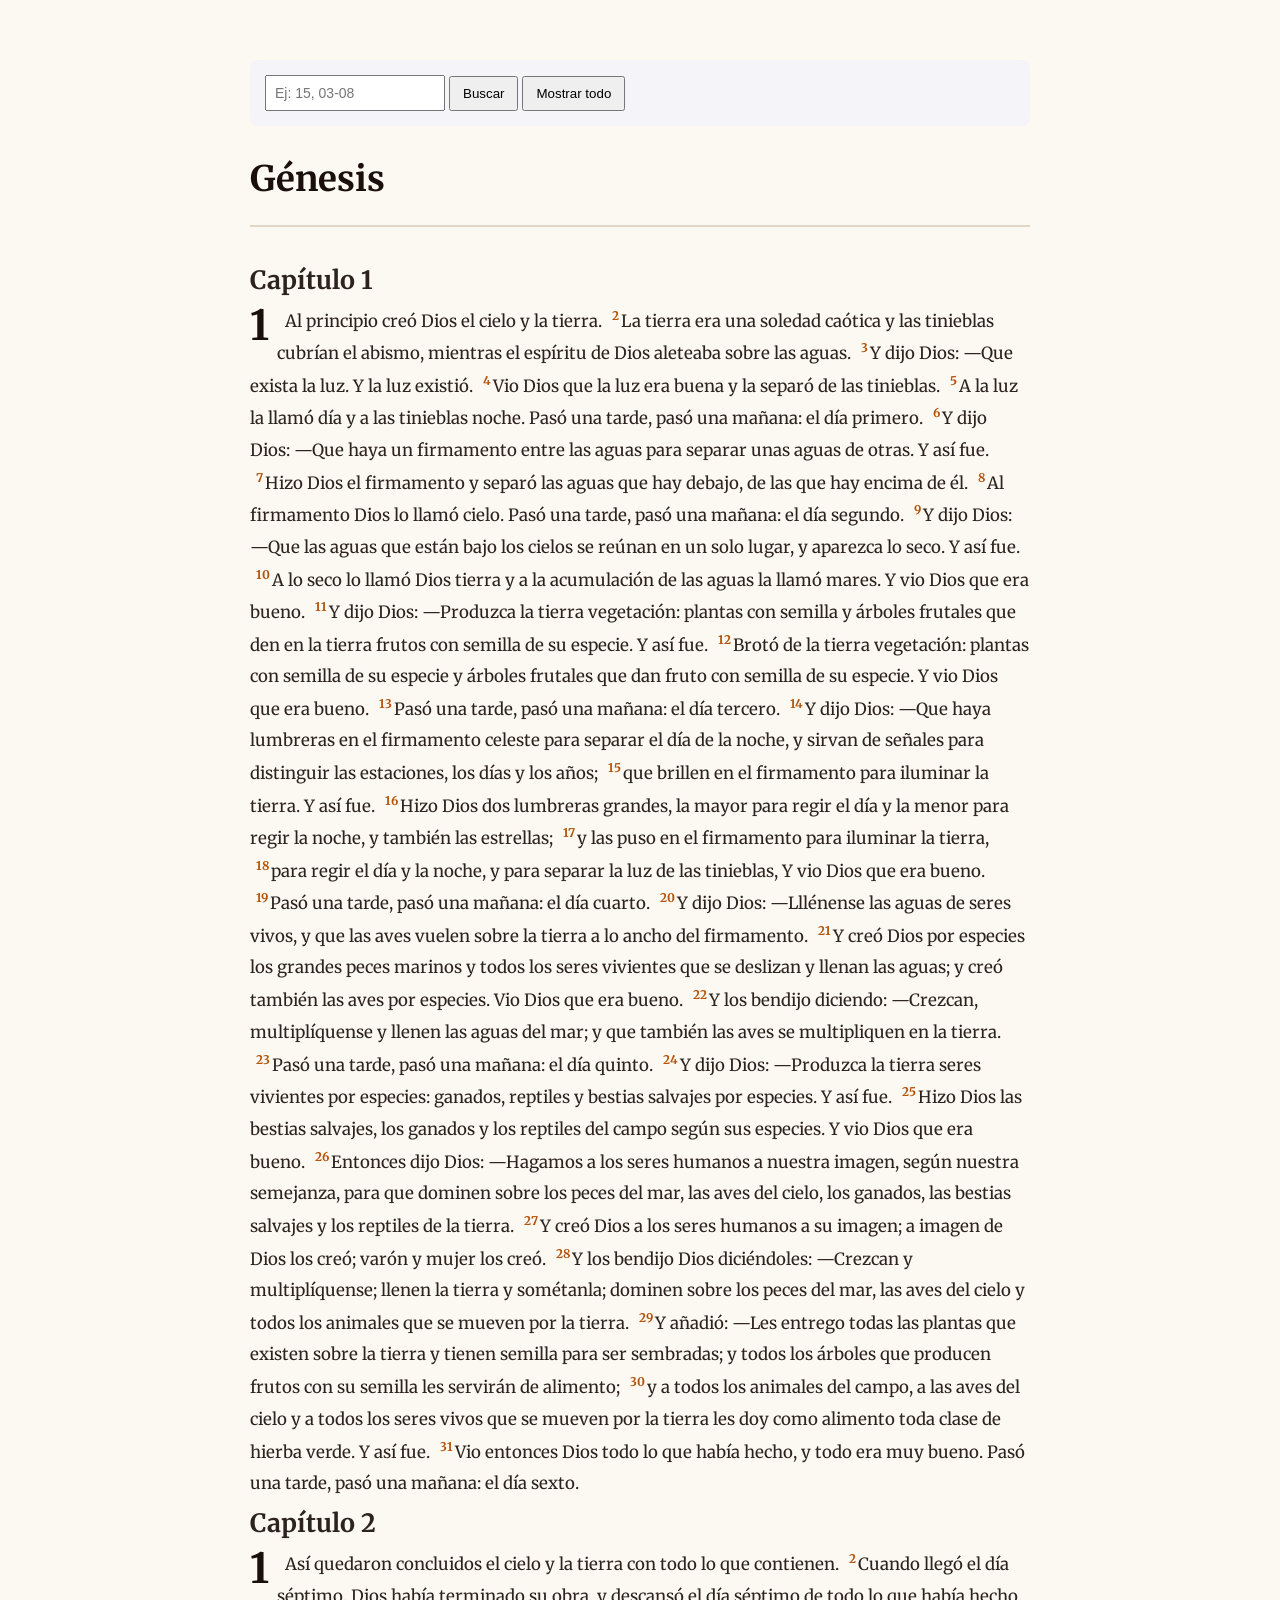
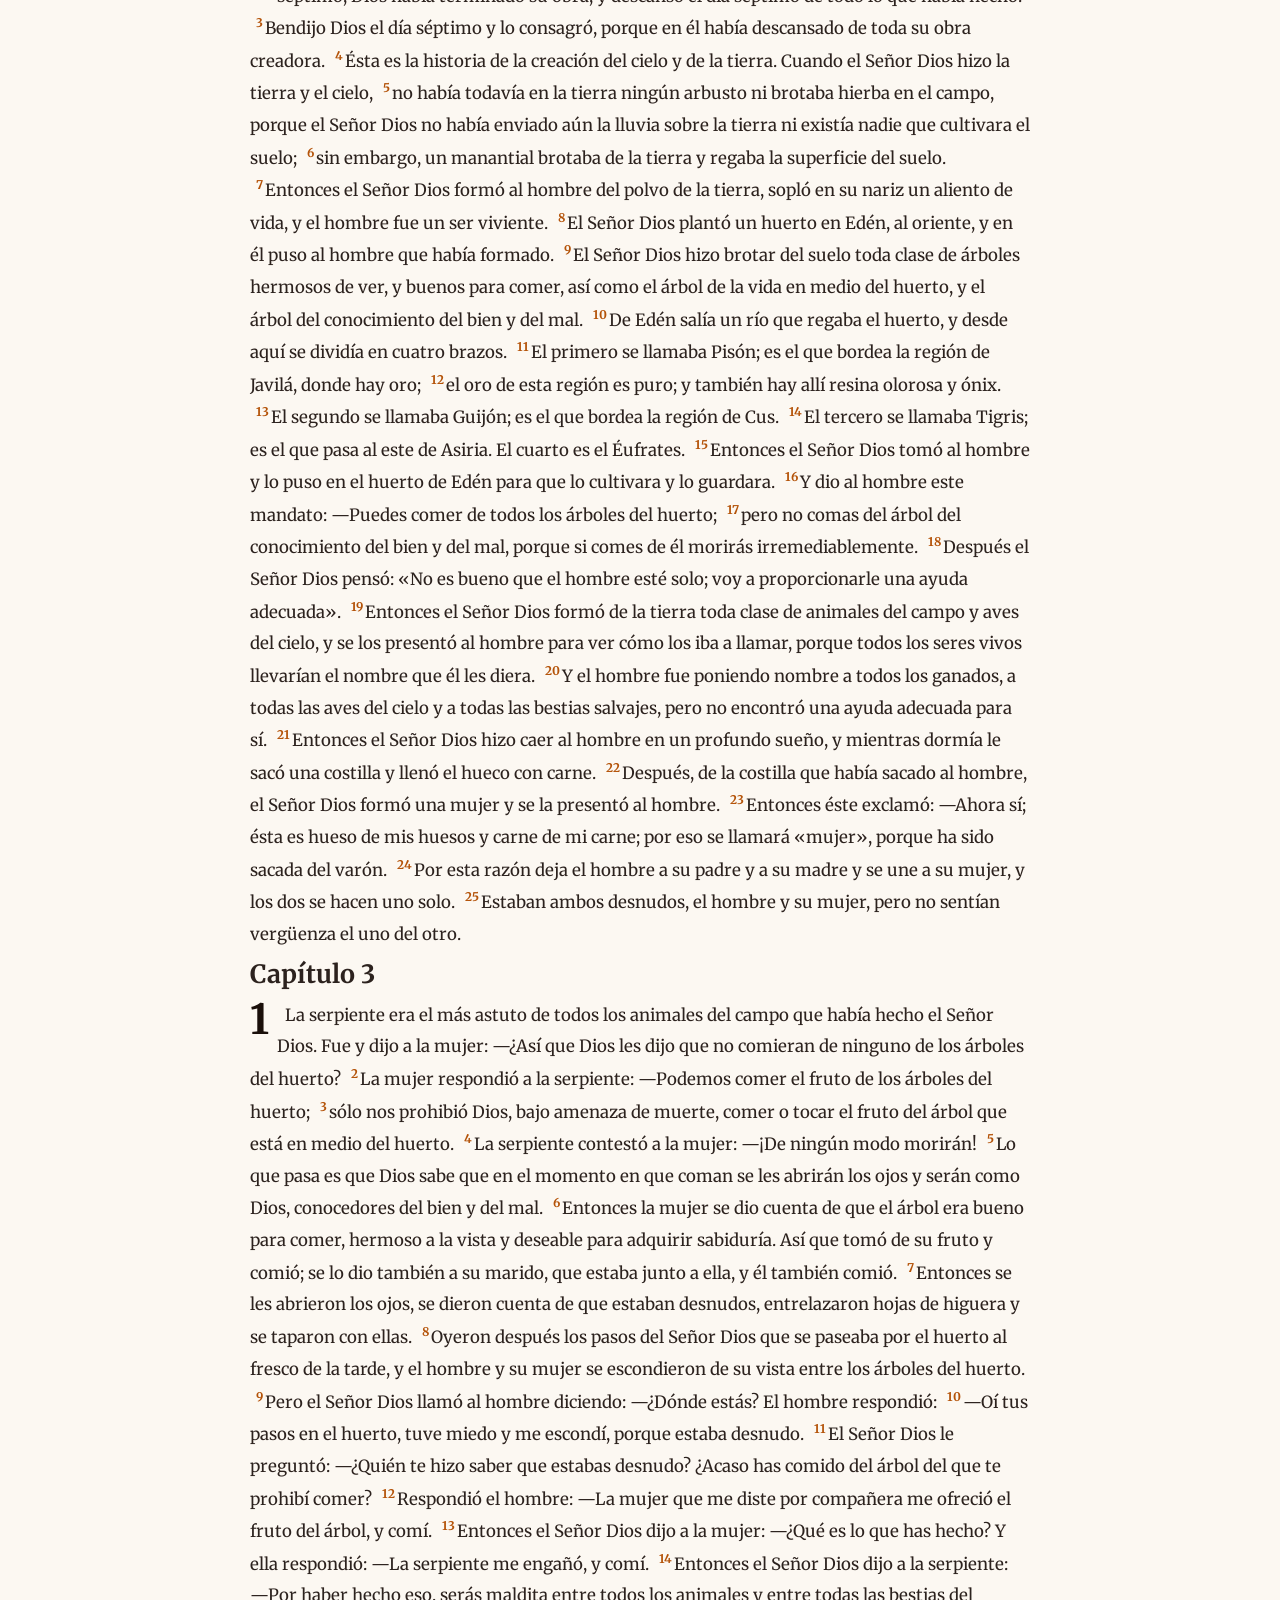
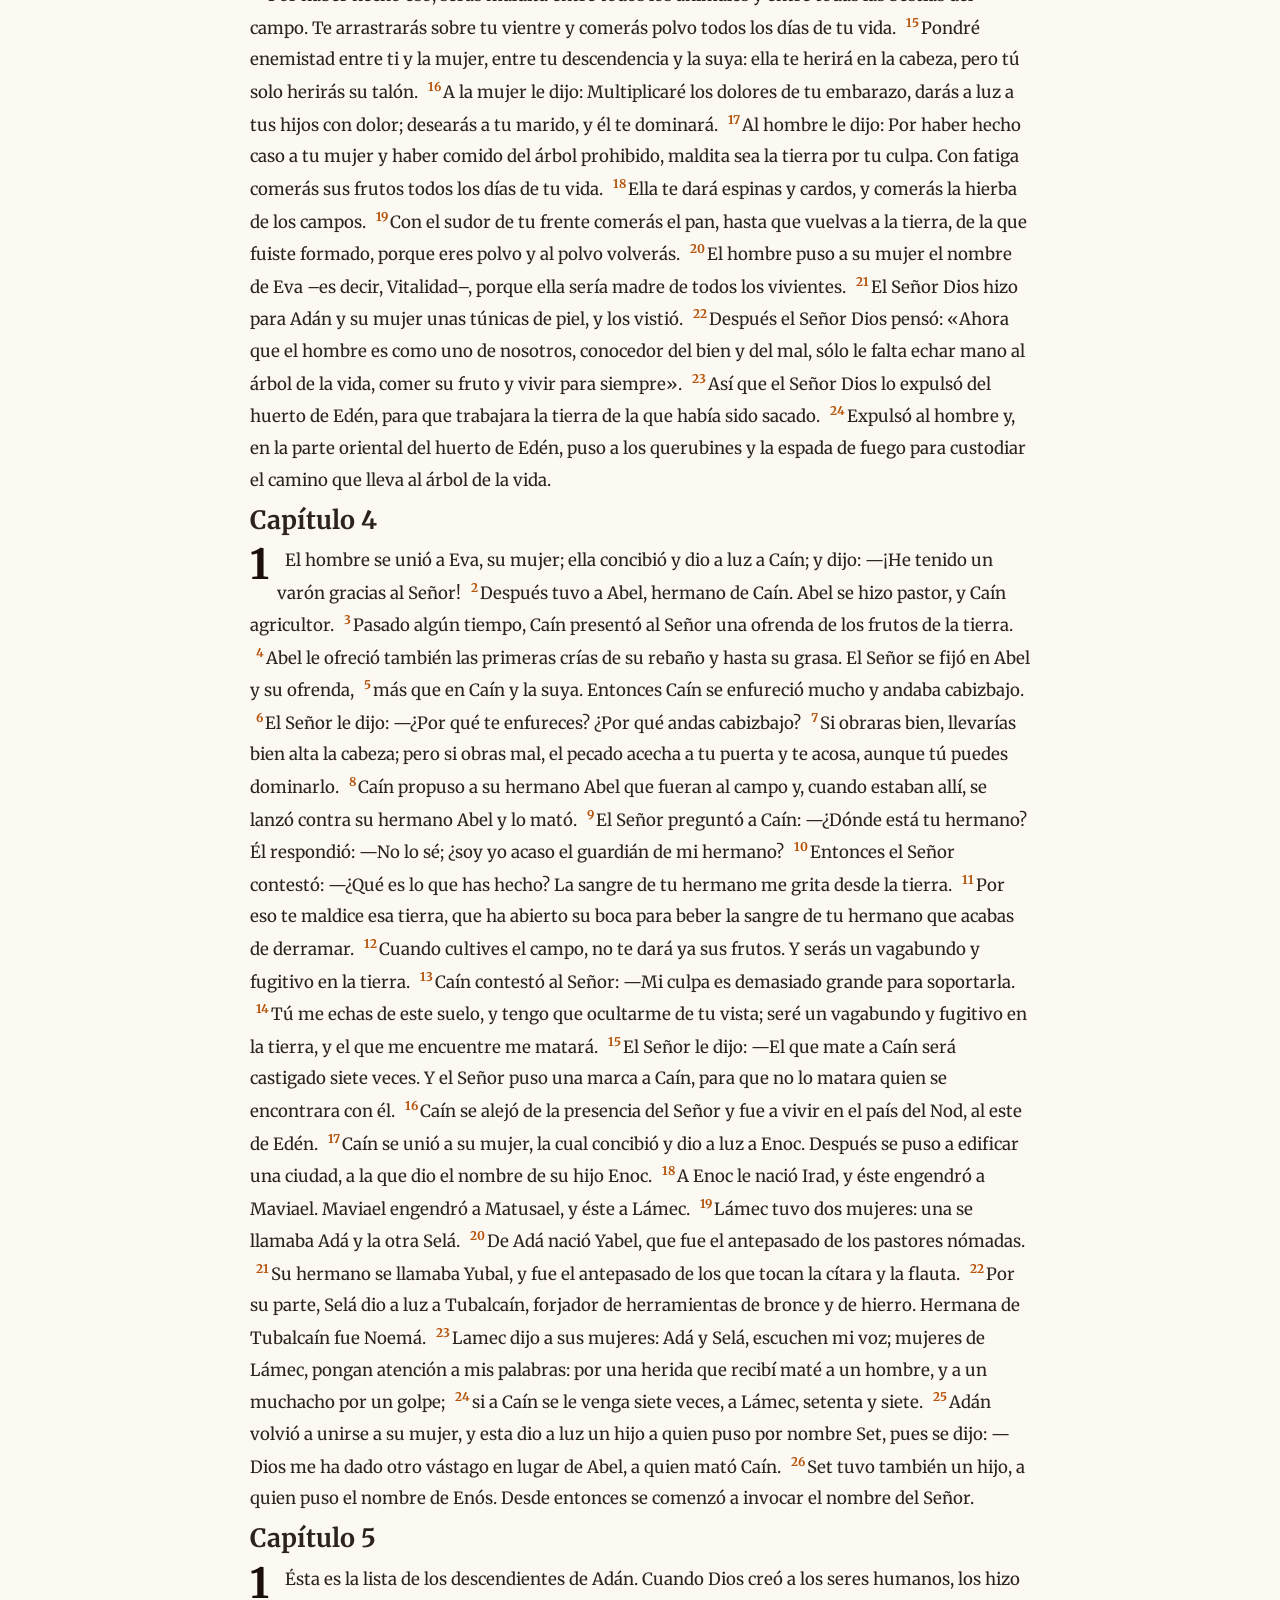
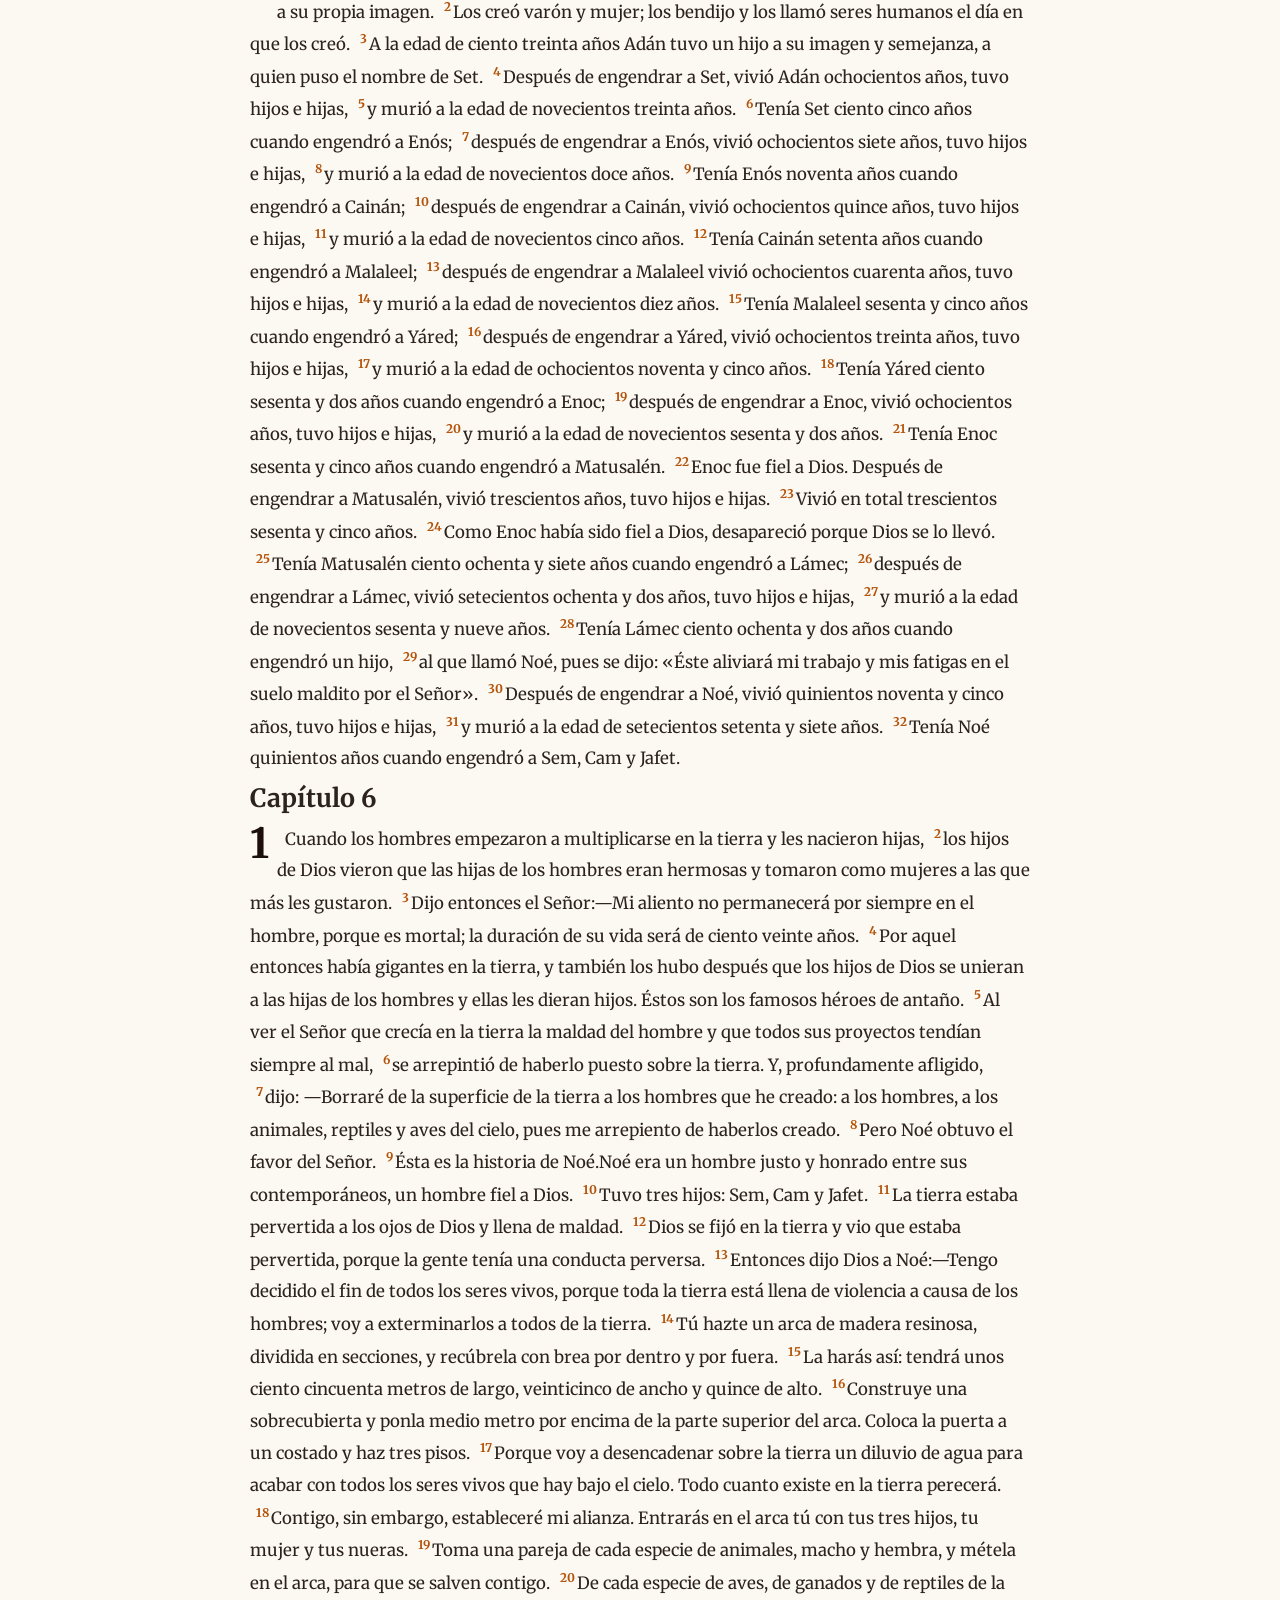
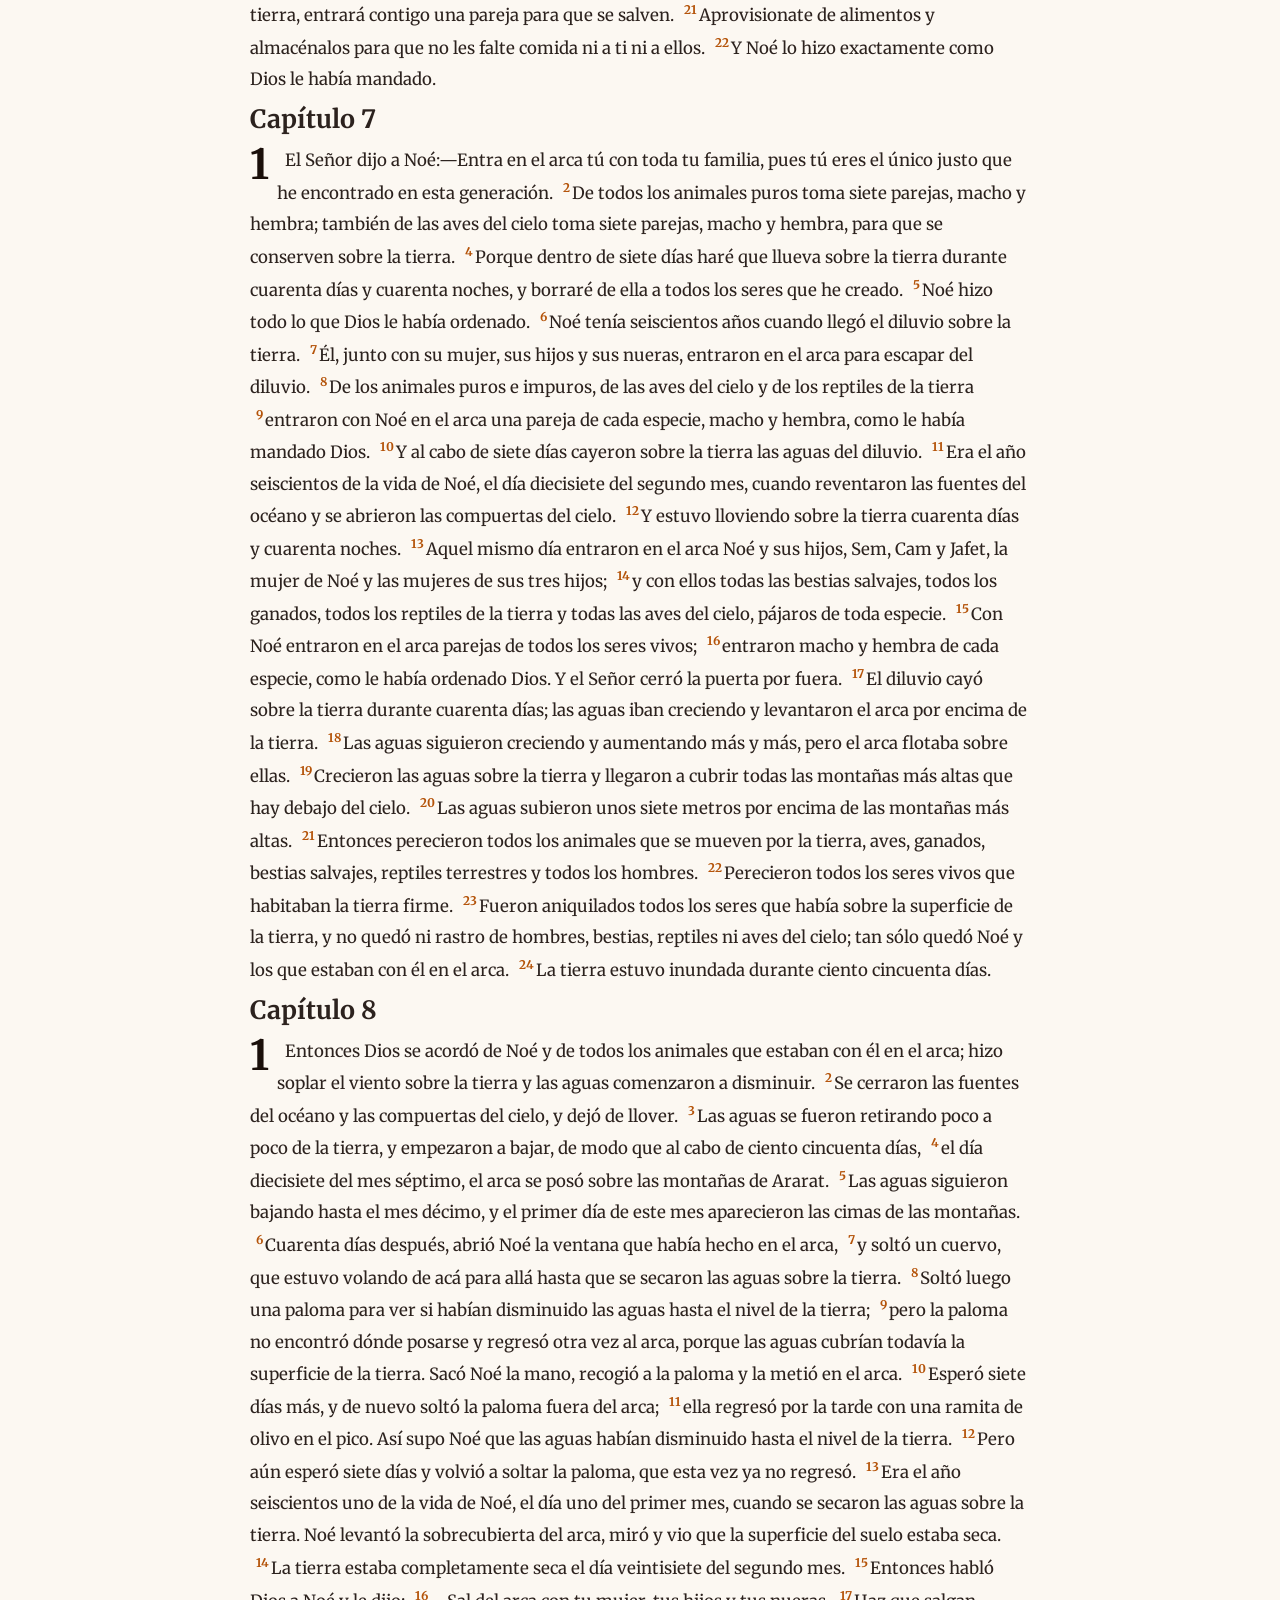
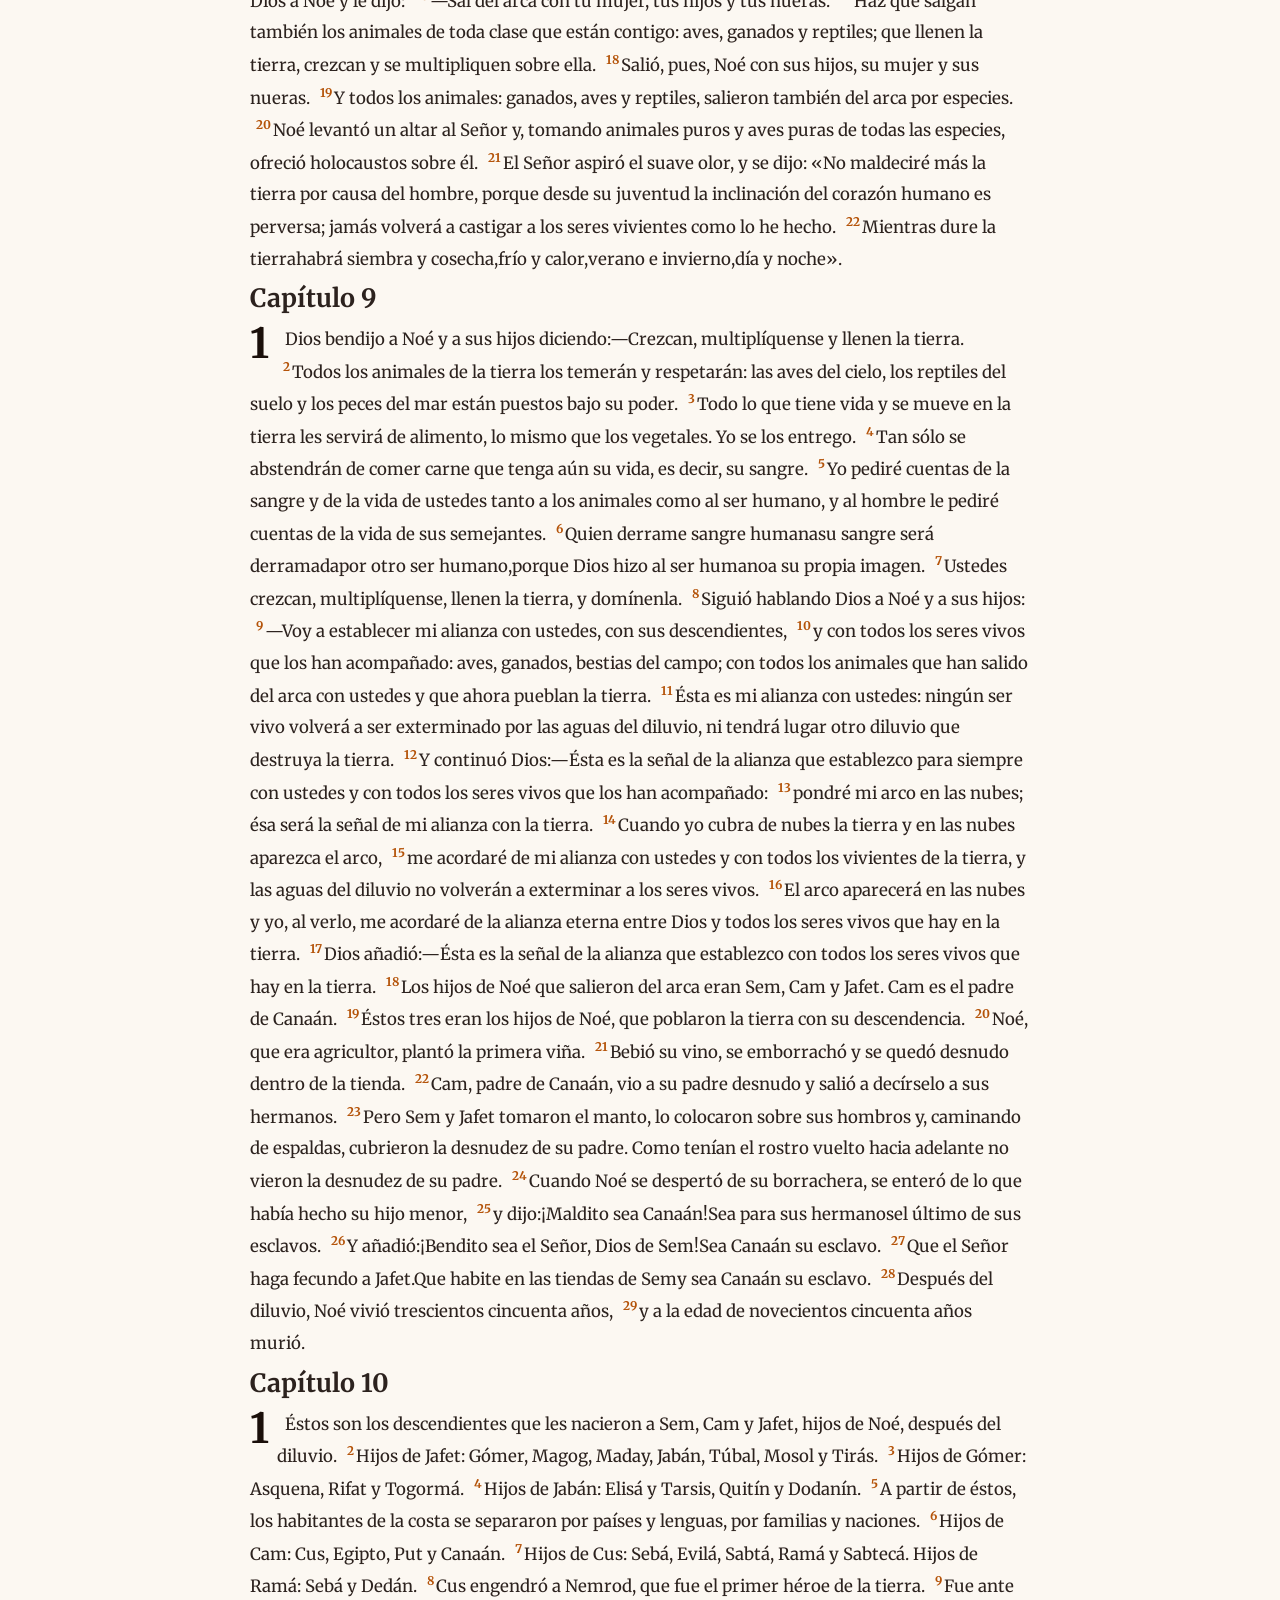
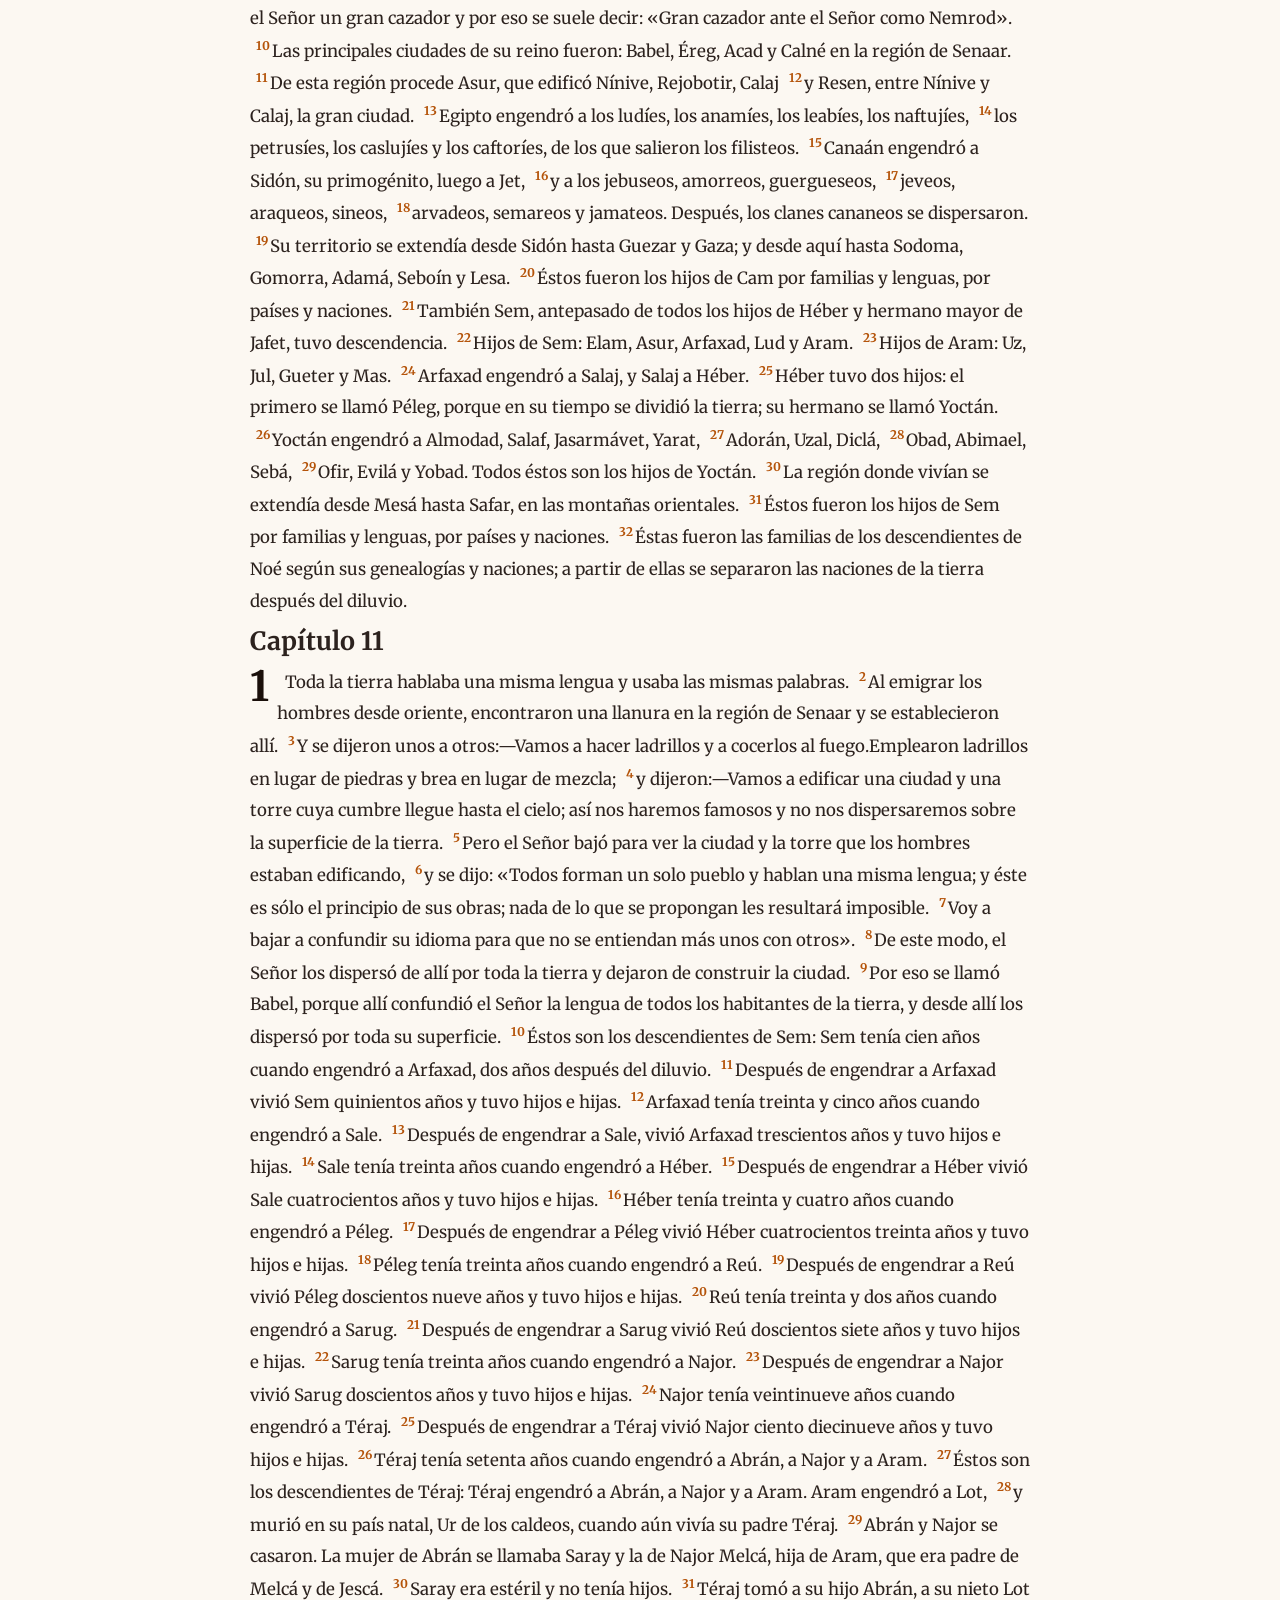
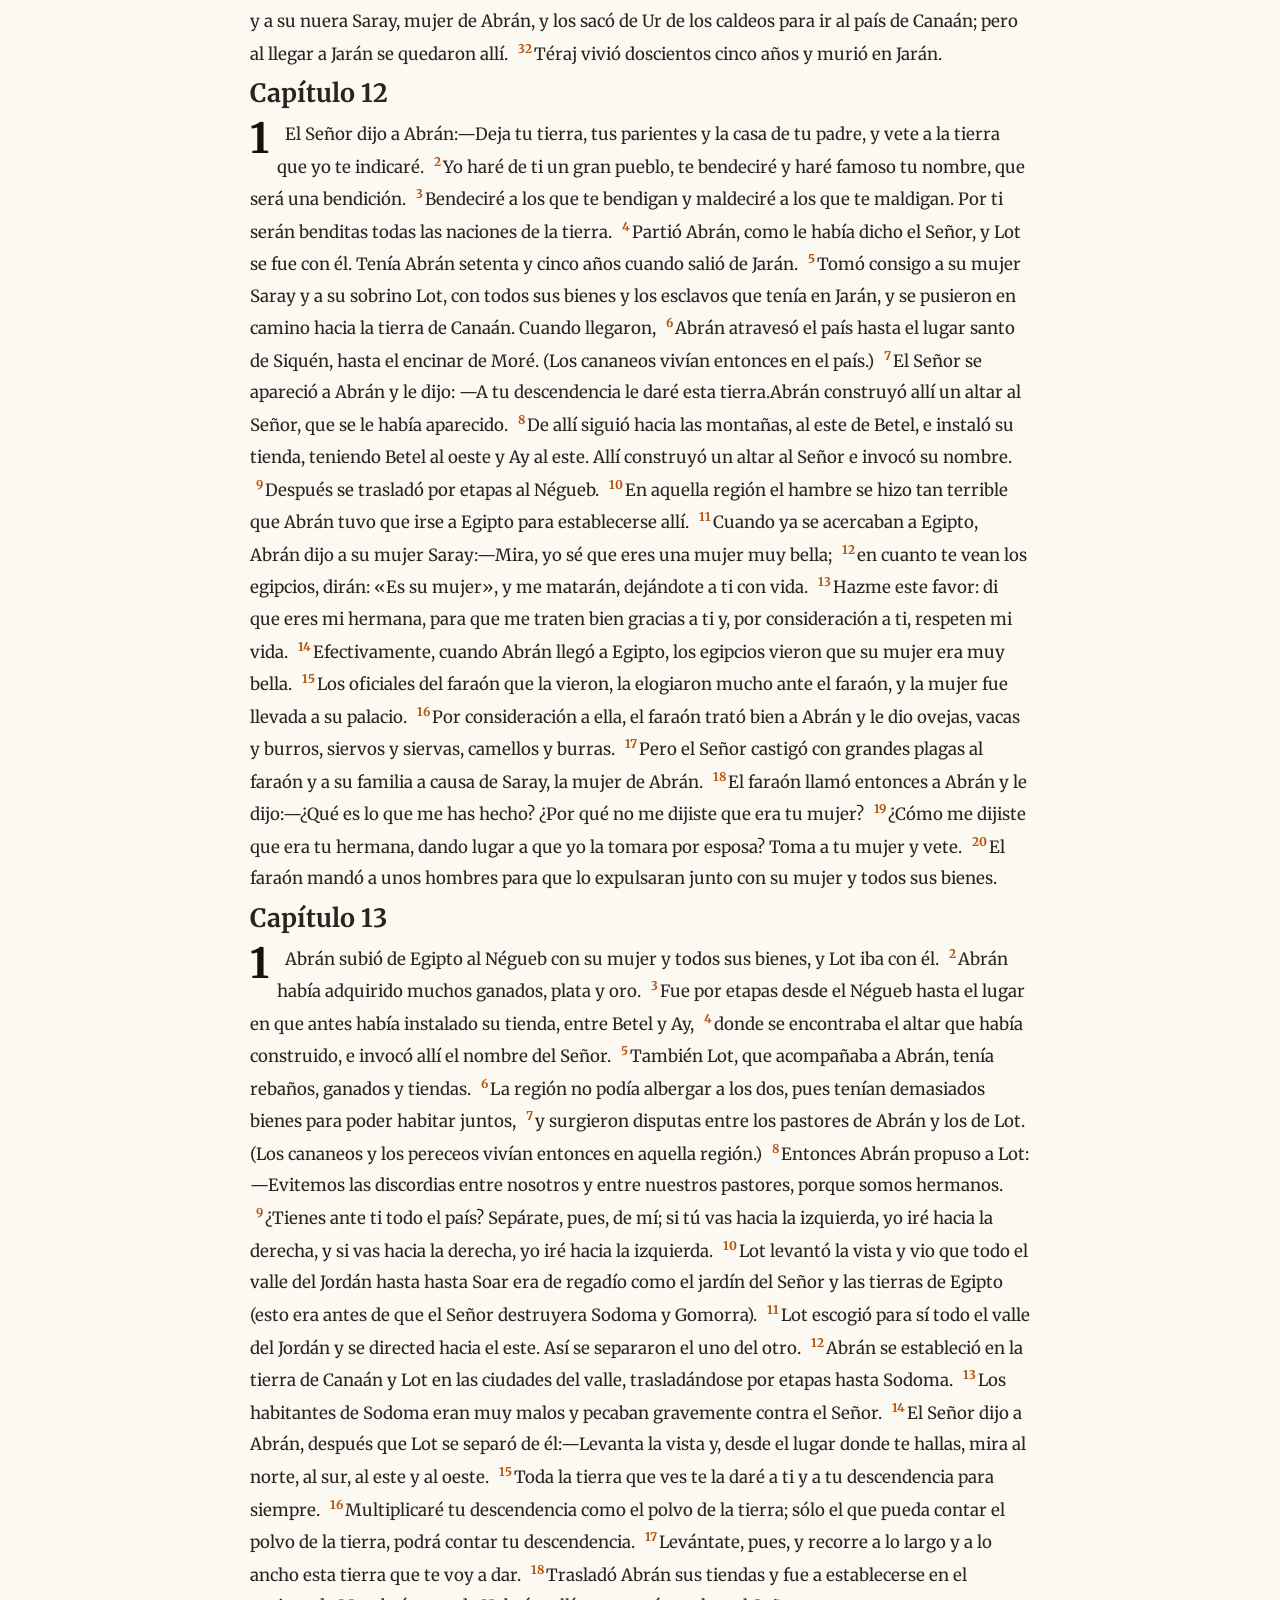
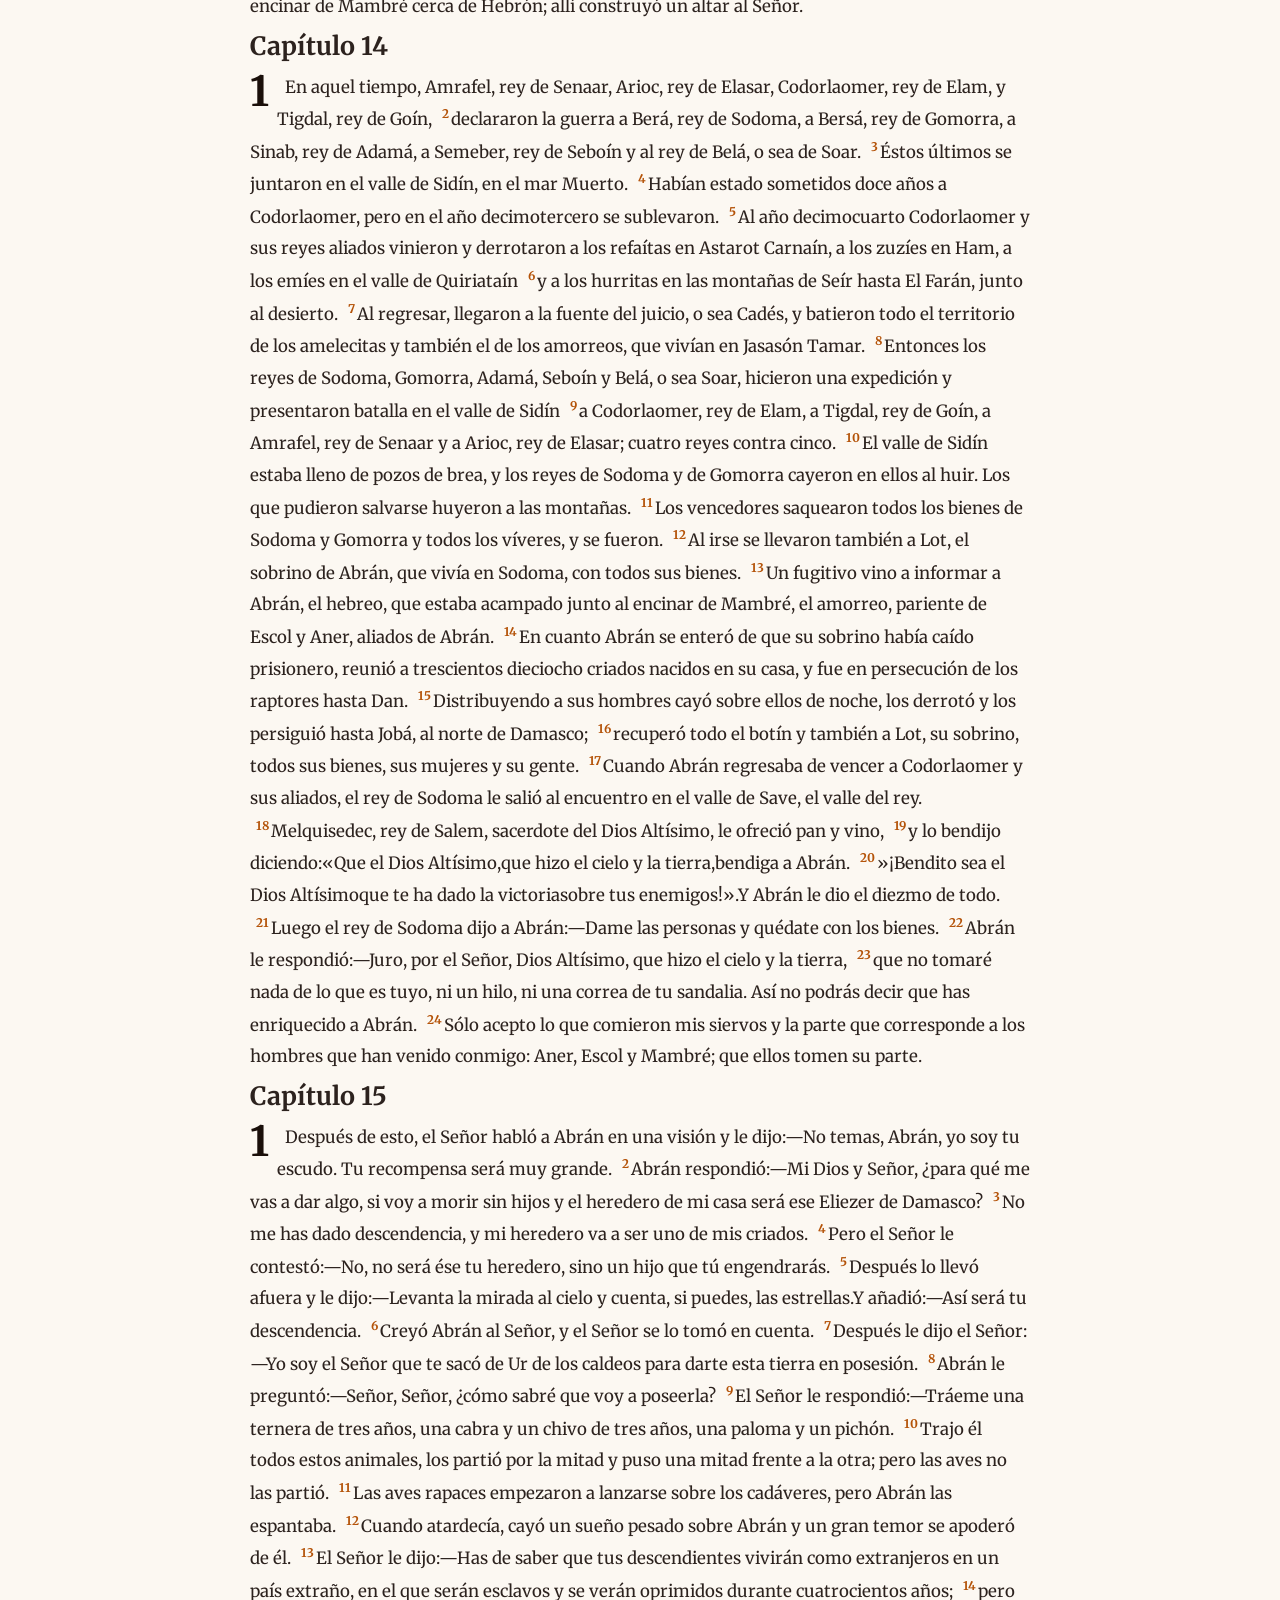
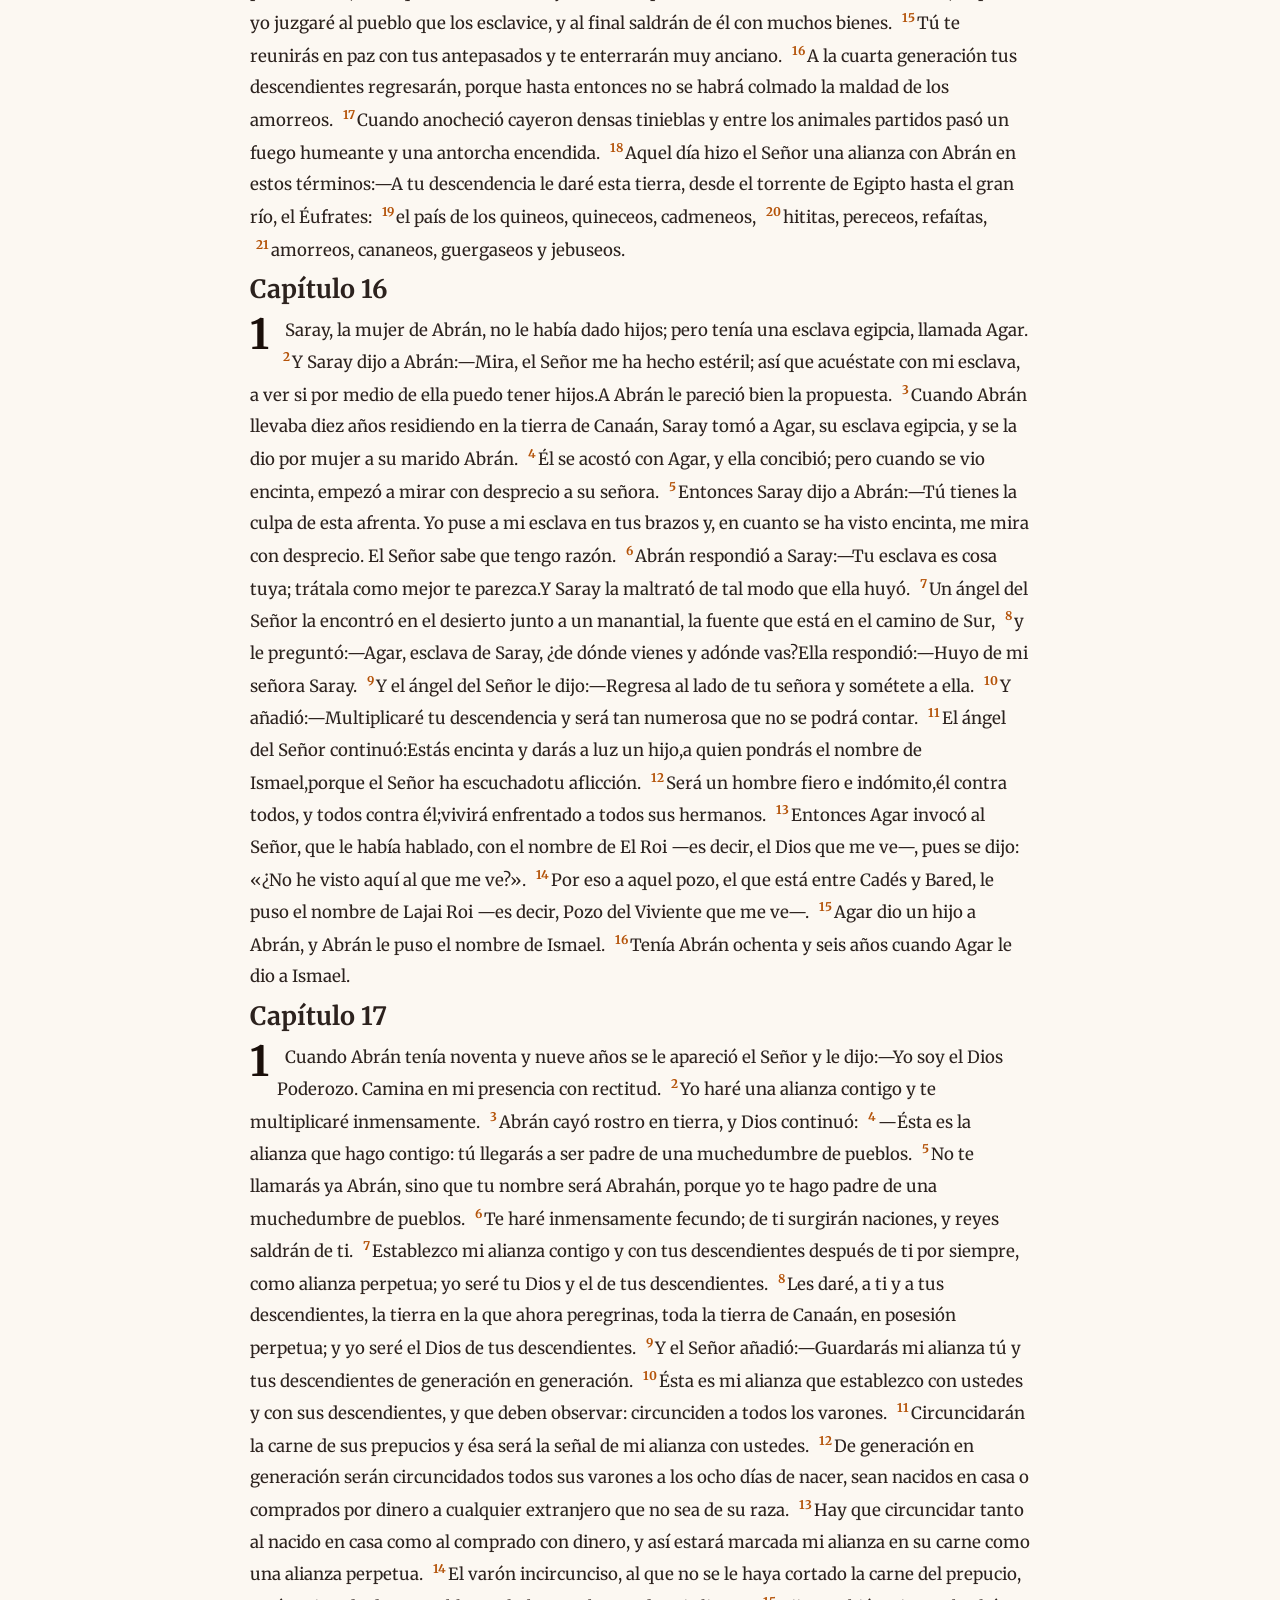
<file: libros/genesis.html>
<!DOCTYPE html>
<html lang="es">
<head>
  <meta charset="UTF-8">
  <meta name="viewport" content="width=device-width, initial-scale=1.0">
  <title>Génesis</title>
  <link rel="stylesheet" href="estilos-libro.css">
  <script src="buscador.js" defer></script>
</head>
<body>

  <div style="margin: 20px 0; padding: 15px; background: #f4f4f9; border-radius: 8px;">
    <input type="text" id="inputBusqueda" placeholder="Ej: 15, 03-08" style="padding: 8px; font-size: 14px; width: 180px;">
    <button onclick="buscarCita()" style="padding: 8px 12px; cursor: pointer;">Buscar</button>
    <button onclick="limpiarBusqueda()" style="padding: 8px 12px; cursor: pointer;">Mostrar todo</button>
  </div>

  <h1>Génesis</h1>

  <h2>Capítulo 1</h2>
  <p>
    <sup>1</sup>Al principio creó Dios el cielo y la tierra. 
    <sup>2</sup>La tierra era una soledad caótica y las tinieblas cubrían el abismo, mientras el espíritu de Dios aleteaba sobre las aguas. 
    <sup>3</sup>Y dijo Dios: —Que exista la luz. Y la luz existió. 
    <sup>4</sup>Vio Dios que la luz era buena y la separó de las tinieblas. 
    <sup>5</sup>A la luz la llamó día y a las tinieblas noche. Pasó una tarde, pasó una mañana: el día primero. 
    <sup>6</sup>Y dijo Dios: —Que haya un firmamento entre las aguas para separar unas aguas de otras. Y así fue. 
    <sup>7</sup>Hizo Dios el firmamento y separó las aguas que hay debajo, de las que hay encima de él. 
    <sup>8</sup>Al firmamento Dios lo llamó cielo. Pasó una tarde, pasó una mañana: el día segundo. 
    <sup>9</sup>Y dijo Dios: —Que las aguas que están bajo los cielos se reúnan en un solo lugar, y aparezca lo seco. Y así fue. 
    <sup>10</sup>A lo seco lo llamó Dios tierra y a la acumulación de las aguas la llamó mares. Y vio Dios que era bueno. 
    <sup>11</sup>Y dijo Dios: —Produzca la tierra vegetación: plantas con semilla y árboles frutales que den en la tierra frutos con semilla de su especie. Y así fue. 
    <sup>12</sup>Brotó de la tierra vegetación: plantas con semilla de su especie y árboles frutales que dan fruto con semilla de su especie. Y vio Dios que era bueno. 
    <sup>13</sup>Pasó una tarde, pasó una mañana: el día tercero. 
    <sup>14</sup>Y dijo Dios: —Que haya lumbreras en el firmamento celeste para separar el día de la noche, y sirvan de señales para distinguir las estaciones, los días y los años; 
    <sup>15</sup>que brillen en el firmamento para iluminar la tierra. Y así fue. 
    <sup>16</sup>Hizo Dios dos lumbreras grandes, la mayor para regir el día y la menor para regir la noche, y también las estrellas; 
    <sup>17</sup>y las puso en el firmamento para iluminar la tierra, 
    <sup>18</sup>para regir el día y la noche, y para separar la luz de las tinieblas, Y vio Dios que era bueno. 
    <sup>19</sup>Pasó una tarde, pasó una mañana: el día cuarto. 
    <sup>20</sup>Y dijo Dios: —Lllénense las aguas de seres vivos, y que las aves vuelen sobre la tierra a lo ancho del firmamento. 
    <sup>21</sup>Y creó Dios por especies los grandes peces marinos y todos los seres vivientes que se deslizan y llenan las aguas; y creó también las aves por especies. Vio Dios que era bueno. 
    <sup>22</sup>Y los bendijo diciendo: —Crezcan, multiplíquense y llenen las aguas del mar; y que también las aves se multipliquen en la tierra. 
    <sup>23</sup>Pasó una tarde, pasó una mañana: el día quinto. 
    <sup>24</sup>Y dijo Dios: —Produzca la tierra seres vivientes por especies: ganados, reptiles y bestias salvajes por especies. Y así fue. 
    <sup>25</sup>Hizo Dios las bestias salvajes, los ganados y los reptiles del campo según sus especies. Y vio Dios que era bueno. 
    <sup>26</sup>Entonces dijo Dios: —Hagamos a los seres humanos a nuestra imagen, según nuestra semejanza, para que dominen sobre los peces del mar, las aves del cielo, los ganados, las bestias salvajes y los reptiles de la tierra. 
    <sup>27</sup>Y creó Dios a los seres humanos a su imagen; a imagen de Dios los creó; varón y mujer los creó. 
    <sup>28</sup>Y los bendijo Dios diciéndoles: —Crezcan y multiplíquense; llenen la tierra y sométanla; dominen sobre los peces del mar, las aves del cielo y todos los animales que se mueven por la tierra. 
    <sup>29</sup>Y añadió: —Les entrego todas las plantas que existen sobre la tierra y tienen semilla para ser sembradas; y todos los árboles que producen frutos con su semilla les servirán de alimento; 
    <sup>30</sup>y a todos los animales del campo, a las aves del cielo y a todos los seres vivos que se mueven por la tierra les doy como alimento toda clase de hierba verde. Y así fue. 
    <sup>31</sup>Vio entonces Dios todo lo que había hecho, y todo era muy bueno. Pasó una tarde, pasó una mañana: el día sexto.
  </p>

  <h2>Capítulo 2</h2>
  <p>
    <sup>1</sup>Así quedaron concluidos el cielo y la tierra con todo lo que contienen. 
    <sup>2</sup>Cuando llegó el día séptimo, Dios había terminado su obra, y descansó el día séptimo de todo lo que había hecho. 
    <sup>3</sup>Bendijo Dios el día séptimo y lo consagró, porque en él había descansado de toda su obra creadora. 
    <sup>4</sup>Ésta es la historia de la creación del cielo y de la tierra. Cuando el Señor Dios hizo la tierra y el cielo, 
    <sup>5</sup>no había todavía en la tierra ningún arbusto ni brotaba hierba en el campo, porque el Señor Dios no había enviado aún la lluvia sobre la tierra ni existía nadie que cultivara el suelo; 
    <sup>6</sup>sin embargo, un manantial brotaba de la tierra y regaba la superficie del suelo. 
    <sup>7</sup>Entonces el Señor Dios formó al hombre del polvo de la tierra, sopló en su nariz un aliento de vida, y el hombre fue un ser viviente. 
    <sup>8</sup>El Señor Dios plantó un huerto en Edén, al oriente, y en él puso al hombre que había formado. 
    <sup>9</sup>El Señor Dios hizo brotar del suelo toda clase de árboles hermosos de ver, y buenos para comer, así como el árbol de la vida en medio del huerto, y el árbol del conocimiento del bien y del mal. 
    <sup>10</sup>De Edén salía un río que regaba el huerto, y desde aquí se dividía en cuatro brazos. 
    <sup>11</sup>El primero se llamaba Pisón; es el que bordea la región de Javilá, donde hay oro; 
    <sup>12</sup>el oro de esta región es puro; y también hay allí resina olorosa y ónix. 
    <sup>13</sup>El segundo se llamaba Guijón; es el que bordea la región de Cus. 
    <sup>14</sup>El tercero se llamaba Tigris; es el que pasa al este de Asiria. El cuarto es el Éufrates. 
    <sup>15</sup>Entonces el Señor Dios tomó al hombre y lo puso en el huerto de Edén para que lo cultivara y lo guardara. 
    <sup>16</sup>Y dio al hombre este mandato: —Puedes comer de todos los árboles del huerto; 
    <sup>17</sup>pero no comas del árbol del conocimiento del bien y del mal, porque si comes de él morirás irremediablemente. 
    <sup>18</sup>Después el Señor Dios pensó: «No es bueno que el hombre esté solo; voy a proporcionarle una ayuda adecuada». 
    <sup>19</sup>Entonces el Señor Dios formó de la tierra toda clase de animales del campo y aves del cielo, y se los presentó al hombre para ver cómo los iba a llamar, porque todos los seres vivos llevarían el nombre que él les diera. 
    <sup>20</sup>Y el hombre fue poniendo nombre a todos los ganados, a todas las aves del cielo y a todas las bestias salvajes, pero no encontró una ayuda adecuada para sí. 
    <sup>21</sup>Entonces el Señor Dios hizo caer al hombre en un profundo sueño, y mientras dormía le sacó una costilla y llenó el hueco con carne. 
    <sup>22</sup>Después, de la costilla que había sacado al hombre, el Señor Dios formó una mujer y se la presentó al hombre. 
    <sup>23</sup>Entonces éste exclamó: —Ahora sí; ésta es hueso de mis huesos y carne de mi carne; por eso se llamará «mujer», porque ha sido sacada del varón. 
    <sup>24</sup>Por esta razón deja el hombre a su padre y a su madre y se une a su mujer, y los dos se hacen uno solo. 
    <sup>25</sup>Estaban ambos desnudos, el hombre y su mujer, pero no sentían vergüenza el uno del otro.
  </p>

  <h2>Capítulo 3</h2>
  <p>
    <sup>1</sup>La serpiente era el más astuto de todos los animales del campo que había hecho el Señor Dios. Fue y dijo a la mujer: —¿Así que Dios les dijo que no comieran de ninguno de los árboles del huerto? 
    <sup>2</sup>La mujer respondió a la serpiente: —Podemos comer el fruto de los árboles del huerto; 
    <sup>3</sup>sólo nos prohibió Dios, bajo amenaza de muerte, comer o tocar el fruto del árbol que está en medio del huerto. 
    <sup>4</sup>La serpiente contestó a la mujer: —¡De ningún modo morirán! 
    <sup>5</sup>Lo que pasa es que Dios sabe que en el momento en que coman se les abrirán los ojos y serán como Dios, conocedores del bien y del mal. 
    <sup>6</sup>Entonces la mujer se dio cuenta de que el árbol era bueno para comer, hermoso a la vista y deseable para adquirir sabiduría. Así que tomó de su fruto y comió; se lo dio también a su marido, que estaba junto a ella, y él también comió. 
    <sup>7</sup>Entonces se les abrieron los ojos, se dieron cuenta de que estaban desnudos, entrelazaron hojas de higuera y se taparon con ellas. 
    <sup>8</sup>Oyeron después los pasos del Señor Dios que se paseaba por el huerto al fresco de la tarde, y el hombre y su mujer se escondieron de su vista entre los árboles del huerto. 
    <sup>9</sup>Pero el Señor Dios llamó al hombre diciendo: —¿Dónde estás? El hombre respondió: 
    <sup>10</sup>—Oí tus pasos en el huerto, tuve miedo y me escondí, porque estaba desnudo. 
    <sup>11</sup>El Señor Dios le preguntó: —¿Quién te hizo saber que estabas desnudo? ¿Acaso has comido del árbol del que te prohibí comer? 
    <sup>12</sup>Respondió el hombre: —La mujer que me diste por compañera me ofreció el fruto del árbol, y comí. 
    <sup>13</sup>Entonces el Señor Dios dijo a la mujer: —¿Qué es lo que has hecho? Y ella respondió: —La serpiente me engañó, y comí. 
    <sup>14</sup>Entonces el Señor Dios dijo a la serpiente: —Por haber hecho eso, serás maldita entre todos los animales y entre todas las bestias del campo. Te arrastrarás sobre tu vientre y comerás polvo todos los días de tu vida. 
    <sup>15</sup>Pondré enemistad entre ti y la mujer, entre tu descendencia y la suya: ella te herirá en la cabeza, pero tú solo herirás su talón. 
    <sup>16</sup>A la mujer le dijo: Multiplicaré los dolores de tu embarazo, darás a luz a tus hijos con dolor; desearás a tu marido, y él te dominará. 
    <sup>17</sup>Al hombre le dijo: Por haber hecho caso a tu mujer y haber comido del árbol prohibido, maldita sea la tierra por tu culpa. Con fatiga comerás sus frutos todos los días de tu vida. 
    <sup>18</sup>Ella te dará espinas y cardos, y comerás la hierba de los campos. 
    <sup>19</sup>Con el sudor de tu frente comerás el pan, hasta que vuelvas a la tierra, de la que fuiste formado, porque eres polvo y al polvo volverás. 
    <sup>20</sup>El hombre puso a su mujer el nombre de Eva –es decir, Vitalidad–, porque ella sería madre de todos los vivientes. 
    <sup>21</sup>El Señor Dios hizo para Adán y su mujer unas túnicas de piel, y los vistió. 
    <sup>22</sup>Después el Señor Dios pensó: «Ahora que el hombre es como uno de nosotros, conocedor del bien y del mal, sólo le falta echar mano al árbol de la vida, comer su fruto y vivir para siempre». 
    <sup>23</sup>Así que el Señor Dios lo expulsó del huerto de Edén, para que trabajara la tierra de la que había sido sacado. 
    <sup>24</sup>Expulsó al hombre y, en la parte oriental del huerto de Edén, puso a los querubines y la espada de fuego para custodiar el camino que lleva al árbol de la vida.
  </p>

  <h2>Capítulo 4</h2>
  <p>
    <sup>1</sup>El hombre se unió a Eva, su mujer; ella concibió y dio a luz a Caín; y dijo: —¡He tenido un varón gracias al Señor! 
    <sup>2</sup>Después tuvo a Abel, hermano de Caín. Abel se hizo pastor, y Caín agricultor. 
    <sup>3</sup>Pasado algún tiempo, Caín presentó al Señor una ofrenda de los frutos de la tierra. 
    <sup>4</sup>Abel le ofreció también las primeras crías de su rebaño y hasta su grasa. El Señor se fijó en Abel y su ofrenda, 
    <sup>5</sup>más que en Caín y la suya. Entonces Caín se enfureció mucho y andaba cabizbajo. 
    <sup>6</sup>El Señor le dijo: —¿Por qué te enfureces? ¿Por qué andas cabizbajo? 
    <sup>7</sup>Si obraras bien, llevarías bien alta la cabeza; pero si obras mal, el pecado acecha a tu puerta y te acosa, aunque tú puedes dominarlo. 
    <sup>8</sup>Caín propuso a su hermano Abel que fueran al campo y, cuando estaban allí, se lanzó contra su hermano Abel y lo mató. 
    <sup>9</sup>El Señor preguntó a Caín: —¿Dónde está tu hermano? Él respondió: —No lo sé; ¿soy yo acaso el guardián de mi hermano? 
    <sup>10</sup>Entonces el Señor contestó: —¿Qué es lo que has hecho? La sangre de tu hermano me grita desde la tierra. 
    <sup>11</sup>Por eso te maldice esa tierra, que ha abierto su boca para beber la sangre de tu hermano que acabas de derramar. 
    <sup>12</sup>Cuando cultives el campo, no te dará ya sus frutos. Y serás un vagabundo y fugitivo en la tierra. 
    <sup>13</sup>Caín contestó al Señor: —Mi culpa es demasiado grande para soportarla. 
    <sup>14</sup>Tú me echas de este suelo, y tengo que ocultarme de tu vista; seré un vagabundo y fugitivo en la tierra, y el que me encuentre me matará. 
    <sup>15</sup>El Señor le dijo: —El que mate a Caín será castigado siete veces. Y el Señor puso una marca a Caín, para que no lo matara quien se encontrara con él. 
    <sup>16</sup>Caín se alejó de la presencia del Señor y fue a vivir en el país del Nod, al este de Edén. 
    <sup>17</sup>Caín se unió a su mujer, la cual concibió y dio a luz a Enoc. Después se puso a edificar una ciudad, a la que dio el nombre de su hijo Enoc. 
    <sup>18</sup>A Enoc le nació Irad, y éste engendró a Maviael. Maviael engendró a Matusael, y éste a Lámec. 
    <sup>19</sup>Lámec tuvo dos mujeres: una se llamaba Adá y la otra Selá. 
    <sup>20</sup>De Adá nació Yabel, que fue el antepasado de los pastores nómadas. 
    <sup>21</sup>Su hermano se llamaba Yubal, y fue el antepasado de los que tocan la cítara y la flauta. 
    <sup>22</sup>Por su parte, Selá dio a luz a Tubalcaín, forjador de herramientas de bronce y de hierro. Hermana de Tubalcaín fue Noemá. 
    <sup>23</sup>Lamec dijo a sus mujeres: Adá y Selá, escuchen mi voz; mujeres de Lámec, pongan atención a mis palabras: por una herida que recibí maté a un hombre, y a un muchacho por un golpe; 
    <sup>24</sup>si a Caín se le venga siete veces, a Lámec, setenta y siete. 
    <sup>25</sup>Adán volvió a unirse a su mujer, y esta dio a luz un hijo a quien puso por nombre Set, pues se dijo: —Dios me ha dado otro vástago en lugar de Abel, a quien mató Caín. 
    <sup>26</sup>Set tuvo también un hijo, a quien puso el nombre de Enós. Desde entonces se comenzó a invocar el nombre del Señor.
  </p>

  <h2>Capítulo 5</h2>
  <p>
    <sup>1</sup>Ésta es la lista de los descendientes de Adán. Cuando Dios creó a los seres humanos, los hizo a su propia imagen. 
    <sup>2</sup>Los creó varón y mujer; los bendijo y los llamó seres humanos el día en que los creó. 
    <sup>3</sup>A la edad de ciento treinta años Adán tuvo un hijo a su imagen y semejanza, a quien puso el nombre de Set. 
    <sup>4</sup>Después de engendrar a Set, vivió Adán ochocientos años, tuvo hijos e hijas, 
    <sup>5</sup>y murió a la edad de novecientos treinta años. 
    <sup>6</sup>Tenía Set ciento cinco años cuando engendró a Enós; 
    <sup>7</sup>después de engendrar a Enós, vivió ochocientos siete años, tuvo hijos e hijas, 
    <sup>8</sup>y murió a la edad de novecientos doce años. 
    <sup>9</sup>Tenía Enós noventa años cuando engendró a Cainán; 
    <sup>10</sup>después de engendrar a Cainán, vivió ochocientos quince años, tuvo hijos e hijas, 
    <sup>11</sup>y murió a la edad de novecientos cinco años. 
    <sup>12</sup>Tenía Cainán setenta años cuando engendró a Malaleel; 
    <sup>13</sup>después de engendrar a Malaleel vivió ochocientos cuarenta años, tuvo hijos e hijas, 
    <sup>14</sup>y murió a la edad de novecientos diez años. 
    <sup>15</sup>Tenía Malaleel sesenta y cinco años cuando engendró a Yáred; 
    <sup>16</sup>después de engendrar a Yáred, vivió ochocientos treinta años, tuvo hijos e hijas, 
    <sup>17</sup>y murió a la edad de ochocientos noventa y cinco años. 
    <sup>18</sup>Tenía Yáred ciento sesenta y dos años cuando engendró a Enoc; 
    <sup>19</sup>después de engendrar a Enoc, vivió ochocientos años, tuvo hijos e hijas, 
    <sup>20</sup>y murió a la edad de novecientos sesenta y dos años. 
    <sup>21</sup>Tenía Enoc sesenta y cinco años cuando engendró a Matusalén. 
    <sup>22</sup>Enoc fue fiel a Dios. Después de engendrar a Matusalén, vivió trescientos años, tuvo hijos e hijas. 
    <sup>23</sup>Vivió en total trescientos sesenta y cinco años. 
    <sup>24</sup>Como Enoc había sido fiel a Dios, desapareció porque Dios se lo llevó. 
    <sup>25</sup>Tenía Matusalén ciento ochenta y siete años cuando engendró a Lámec; 
    <sup>26</sup>después de engendrar a Lámec, vivió setecientos ochenta y dos años, tuvo hijos e hijas, 
    <sup>27</sup>y murió a la edad de novecientos sesenta y nueve años. 
    <sup>28</sup>Tenía Lámec ciento ochenta y dos años cuando engendró un hijo, 
    <sup>29</sup>al que llamó Noé, pues se dijo: «Éste aliviará mi trabajo y mis fatigas en el suelo maldito por el Señor». 
    <sup>30</sup>Después de engendrar a Noé, vivió quinientos noventa y cinco años, tuvo hijos e hijas, 
    <sup>31</sup>y murió a la edad de setecientos setenta y siete años. 
    <sup>32</sup>Tenía Noé quinientos años cuando engendró a Sem, Cam y Jafet.
  </p>

  <h2>Capítulo 6</h2>
  <p>
    <sup>1</sup>Cuando los hombres empezaron a multiplicarse en la tierra y les nacieron hijas, 
    <sup>2</sup>los hijos de Dios vieron que las hijas de los hombres eran hermosas y tomaron como mujeres a las que más les gustaron. 
    <sup>3</sup>Dijo entonces el Señor:—Mi aliento no permanecerá por siempre en el hombre, porque es mortal; la duración de su vida será de ciento veinte años. 
    <sup>4</sup>Por aquel entonces había gigantes en la tierra, y también los hubo después que los hijos de Dios se unieran a las hijas de los hombres y ellas les dieran hijos. Éstos son los famosos héroes de antaño. 
    <sup>5</sup>Al ver el Señor que crecía en la tierra la maldad del hombre y que todos sus proyectos tendían siempre al mal, 
    <sup>6</sup>se arrepintió de haberlo puesto sobre la tierra. Y, profundamente afligido, 
    <sup>7</sup>dijo: —Borraré de la superficie de la tierra a los hombres que he creado: a los hombres, a los animales, reptiles y aves del cielo, pues me arrepiento de haberlos creado. 
    <sup>8</sup>Pero Noé obtuvo el favor del Señor. 
    <sup>9</sup>Ésta es la historia de Noé.Noé era un hombre justo y honrado entre sus contemporáneos, un hombre fiel a Dios. 
    <sup>10</sup>Tuvo tres hijos: Sem, Cam y Jafet. 
    <sup>11</sup>La tierra estaba pervertida a los ojos de Dios y llena de maldad. 
    <sup>12</sup>Dios se fijó en la tierra y vio que estaba pervertida, porque la gente tenía una conducta perversa. 
    <sup>13</sup>Entonces dijo Dios a Noé:—Tengo decidido el fin de todos los seres vivos, porque toda la tierra está llena de violencia a causa de los hombres; voy a exterminarlos a todos de la tierra. 
    <sup>14</sup>Tú hazte un arca de madera resinosa, dividida en secciones, y recúbrela con brea por dentro y por fuera. 
    <sup>15</sup>La harás así: tendrá unos ciento cincuenta metros de largo, veinticinco de ancho y quince de alto. 
    <sup>16</sup>Construye una sobrecubierta y ponla medio metro por encima de la parte superior del arca. Coloca la puerta a un costado y haz tres pisos. 
    <sup>17</sup>Porque voy a desencadenar sobre la tierra un diluvio de agua para acabar con todos los seres vivos que hay bajo el cielo. Todo cuanto existe en la tierra perecerá. 
    <sup>18</sup>Contigo, sin embargo, estableceré mi alianza. Entrarás en el arca tú con tus tres hijos, tu mujer y tus nueras. 
    <sup>19</sup>Toma una pareja de cada especie de animales, macho y hembra, y métela en el arca, para que se salven contigo. 
    <sup>20</sup>De cada especie de aves, de ganados y de reptiles de la tierra, entrará contigo una pareja para que se salven. 
    <sup>21</sup>Aprovisionate de alimentos y almacénalos para que no les falte comida ni a ti ni a ellos. 
    <sup>22</sup>Y Noé lo hizo exactamente como Dios le había mandado.
  </p>

  <h2>Capítulo 7</h2>
  <p>
    <sup>1</sup>El Señor dijo a Noé:—Entra en el arca tú con toda tu familia, pues tú eres el único justo que he encontrado en esta generación. 
    <sup>2</sup>De todos los animales puros toma siete parejas, macho y hembra; también de las aves del cielo toma siete parejas, macho y hembra, para que se conserven sobre la tierra. 
    <sup>4</sup>Porque dentro de siete días haré que llueva sobre la tierra durante cuarenta días y cuarenta noches, y borraré de ella a todos los seres que he creado. 
    <sup>5</sup>Noé hizo todo lo que Dios le había ordenado. 
    <sup>6</sup>Noé tenía seiscientos años cuando llegó el diluvio sobre la tierra. 
    <sup>7</sup>Él, junto con su mujer, sus hijos y sus nueras, entraron en el arca para escapar del diluvio. 
    <sup>8</sup>De los animales puros e impuros, de las aves del cielo y de los reptiles de la tierra 
    <sup>9</sup>entraron con Noé en el arca una pareja de cada especie, macho y hembra, como le había mandado Dios. 
    <sup>10</sup>Y al cabo de siete días cayeron sobre la tierra las aguas del diluvio. 
    <sup>11</sup>Era el año seiscientos de la vida de Noé, el día diecisiete del segundo mes, cuando reventaron las fuentes del océano y se abrieron las compuertas del cielo. 
    <sup>12</sup>Y estuvo lloviendo sobre la tierra cuarenta días y cuarenta noches. 
    <sup>13</sup>Aquel mismo día entraron en el arca Noé y sus hijos, Sem, Cam y Jafet, la mujer de Noé y las mujeres de sus tres hijos; 
    <sup>14</sup>y con ellos todas las bestias salvajes, todos los ganados, todos los reptiles de la tierra y todas las aves del cielo, pájaros de toda especie. 
    <sup>15</sup>Con Noé entraron en el arca parejas de todos los seres vivos; 
    <sup>16</sup>entraron macho y hembra de cada especie, como le había ordenado Dios. Y el Señor cerró la puerta por fuera. 
    <sup>17</sup>El diluvio cayó sobre la tierra durante cuarenta días; las aguas iban creciendo y levantaron el arca por encima de la tierra. 
    <sup>18</sup>Las aguas siguieron creciendo y aumentando más y más, pero el arca flotaba sobre ellas. 
    <sup>19</sup>Crecieron las aguas sobre la tierra y llegaron a cubrir todas las montañas más altas que hay debajo del cielo. 
    <sup>20</sup>Las aguas subieron unos siete metros por encima de las montañas más altas. 
    <sup>21</sup>Entonces perecieron todos los animales que se mueven por la tierra, aves, ganados, bestias salvajes, reptiles terrestres y todos los hombres. 
    <sup>22</sup>Perecieron todos los seres vivos que habitaban la tierra firme. 
    <sup>23</sup>Fueron aniquilados todos los seres que había sobre la superficie de la tierra, y no quedó ni rastro de hombres, bestias, reptiles ni aves del cielo; tan sólo quedó Noé y los que estaban con él en el arca. 
    <sup>24</sup>La tierra estuvo inundada durante ciento cincuenta días.
  </p>

  <h2>Capítulo 8</h2>
  <p>
    <sup>1</sup>Entonces Dios se acordó de Noé y de todos los animales que estaban con él en el arca; hizo soplar el viento sobre la tierra y las aguas comenzaron a disminuir. 
    <sup>2</sup>Se cerraron las fuentes del océano y las compuertas del cielo, y dejó de llover. 
    <sup>3</sup>Las aguas se fueron retirando poco a poco de la tierra, y empezaron a bajar, de modo que al cabo de ciento cincuenta días, 
    <sup>4</sup>el día diecisiete del mes séptimo, el arca se posó sobre las montañas de Ararat. 
    <sup>5</sup>Las aguas siguieron bajando hasta el mes décimo, y el primer día de este mes aparecieron las cimas de las montañas. 
    <sup>6</sup>Cuarenta días después, abrió Noé la ventana que había hecho en el arca, 
    <sup>7</sup>y soltó un cuervo, que estuvo volando de acá para allá hasta que se secaron las aguas sobre la tierra. 
    <sup>8</sup>Soltó luego una paloma para ver si habían disminuido las aguas hasta el nivel de la tierra; 
    <sup>9</sup>pero la paloma no encontró dónde posarse y regresó otra vez al arca, porque las aguas cubrían todavía la superficie de la tierra. Sacó Noé la mano, recogió a la paloma y la metió en el arca. 
    <sup>10</sup>Esperó siete días más, y de nuevo soltó la paloma fuera del arca; 
    <sup>11</sup>ella regresó por la tarde con una ramita de olivo en el pico. Así supo Noé que las aguas habían disminuido hasta el nivel de la tierra. 
    <sup>12</sup>Pero aún esperó siete días y volvió a soltar la paloma, que esta vez ya no regresó. 
    <sup>13</sup>Era el año seiscientos uno de la vida de Noé, el día uno del primer mes, cuando se secaron las aguas sobre la tierra. Noé levantó la sobrecubierta del arca, miró y vio que la superficie del suelo estaba seca. 
    <sup>14</sup>La tierra estaba completamente seca el día veintisiete del segundo mes. 
    <sup>15</sup>Entonces habló Dios a Noé y le dijo: 
    <sup>16</sup>—Sal del arca con tu mujer, tus hijos y tus nueras. 
    <sup>17</sup>Haz que salgan también los animales de toda clase que están contigo: aves, ganados y reptiles; que llenen la tierra, crezcan y se multipliquen sobre ella. 
    <sup>18</sup>Salió, pues, Noé con sus hijos, su mujer y sus nueras. 
    <sup>19</sup>Y todos los animales: ganados, aves y reptiles, salieron también del arca por especies. 
    <sup>20</sup>Noé levantó un altar al Señor y, tomando animales puros y aves puras de todas las especies, ofreció holocaustos sobre él. 
    <sup>21</sup>El Señor aspiró el suave olor, y se dijo: «No maldeciré más la tierra por causa del hombre, porque desde su juventud la inclinación del corazón humano es perversa; jamás volverá a castigar a los seres vivientes como lo he hecho. 
    <sup>22</sup>Mientras dure la tierrahabrá siembra y cosecha,frío y calor,verano e invierno,día y noche».
  </p>

  <h2>Capítulo 9</h2>
  <p>
    <sup>1</sup>Dios bendijo a Noé y a sus hijos diciendo:—Crezcan, multiplíquense y llenen la tierra. 
    <sup>2</sup>Todos los animales de la tierra los temerán y respetarán: las aves del cielo, los reptiles del suelo y los peces del mar están puestos bajo su poder. 
    <sup>3</sup>Todo lo que tiene vida y se mueve en la tierra les servirá de alimento, lo mismo que los vegetales. Yo se los entrego. 
    <sup>4</sup>Tan sólo se abstendrán de comer carne que tenga aún su vida, es decir, su sangre. 
    <sup>5</sup>Yo pediré cuentas de la sangre y de la vida de ustedes tanto a los animales como al ser humano, y al hombre le pediré cuentas de la vida de sus semejantes. 
    <sup>6</sup>Quien derrame sangre humanasu sangre será derramadapor otro ser humano,porque Dios hizo al ser humanoa su propia imagen. 
    <sup>7</sup>Ustedes crezcan, multiplíquense, llenen la tierra, y domínenla. 
    <sup>8</sup>Siguió hablando Dios a Noé y a sus hijos: 
    <sup>9</sup>—Voy a establecer mi alianza con ustedes, con sus descendientes, 
    <sup>10</sup>y con todos los seres vivos que los han acompañado: aves, ganados, bestias del campo; con todos los animales que han salido del arca con ustedes y que ahora pueblan la tierra. 
    <sup>11</sup>Ésta es mi alianza con ustedes: ningún ser vivo volverá a ser exterminado por las aguas del diluvio, ni tendrá lugar otro diluvio que destruya la tierra. 
    <sup>12</sup>Y continuó Dios:—Ésta es la señal de la alianza que establezco para siempre con ustedes y con todos los seres vivos que los han acompañado: 
    <sup>13</sup>pondré mi arco en las nubes; ésa será la señal de mi alianza con la tierra. 
    <sup>14</sup>Cuando yo cubra de nubes la tierra y en las nubes aparezca el arco, 
    <sup>15</sup>me acordaré de mi alianza con ustedes y con todos los vivientes de la tierra, y las aguas del diluvio no volverán a exterminar a los seres vivos. 
    <sup>16</sup>El arco aparecerá en las nubes y yo, al verlo, me acordaré de la alianza eterna entre Dios y todos los seres vivos que hay en la tierra. 
    <sup>17</sup>Dios añadió:—Ésta es la señal de la alianza que establezco con todos los seres vivos que hay en la tierra. 
    <sup>18</sup>Los hijos de Noé que salieron del arca eran Sem, Cam y Jafet. Cam es el padre de Canaán. 
    <sup>19</sup>Éstos tres eran los hijos de Noé, que poblaron la tierra con su descendencia. 
    <sup>20</sup>Noé, que era agricultor, plantó la primera viña. 
    <sup>21</sup>Bebió su vino, se emborrachó y se quedó desnudo dentro de la tienda. 
    <sup>22</sup>Cam, padre de Canaán, vio a su padre desnudo y salió a decírselo a sus hermanos. 
    <sup>23</sup>Pero Sem y Jafet tomaron el manto, lo colocaron sobre sus hombros y, caminando de espaldas, cubrieron la desnudez de su padre. Como tenían el rostro vuelto hacia adelante no vieron la desnudez de su padre. 
    <sup>24</sup>Cuando Noé se despertó de su borrachera, se enteró de lo que había hecho su hijo menor, 
    <sup>25</sup>y dijo:¡Maldito sea Canaán!Sea para sus hermanosel último de sus esclavos. 
    <sup>26</sup>Y añadió:¡Bendito sea el Señor, Dios de Sem!Sea Canaán su esclavo. 
    <sup>27</sup>Que el Señor haga fecundo a Jafet.Que habite en las tiendas de Semy sea Canaán su esclavo. 
    <sup>28</sup>Después del diluvio, Noé vivió trescientos cincuenta años, 
    <sup>29</sup>y a la edad de novecientos cincuenta años murió.
  </p>

  <h2>Capítulo 10</h2>
  <p>
    <sup>1</sup>Éstos son los descendientes que les nacieron a Sem, Cam y Jafet, hijos de Noé, después del diluvio. 
    <sup>2</sup>Hijos de Jafet: Gómer, Magog, Maday, Jabán, Túbal, Mosol y Tirás. 
    <sup>3</sup>Hijos de Gómer: Asquena, Rifat y Togormá. 
    <sup>4</sup>Hijos de Jabán: Elisá y Tarsis, Quitín y Dodanín. 
    <sup>5</sup>A partir de éstos, los habitantes de la costa se separaron por países y lenguas, por familias y naciones. 
    <sup>6</sup>Hijos de Cam: Cus, Egipto, Put y Canaán. 
    <sup>7</sup>Hijos de Cus: Sebá, Evilá, Sabtá, Ramá y Sabtecá. Hijos de Ramá: Sebá y Dedán. 
    <sup>8</sup>Cus engendró a Nemrod, que fue el primer héroe de la tierra. 
    <sup>9</sup>Fue ante el Señor un gran cazador y por eso se suele decir: «Gran cazador ante el Señor como Nemrod». 
    <sup>10</sup>Las principales ciudades de su reino fueron: Babel, Éreg, Acad y Calné en la región de Senaar. 
    <sup>11</sup>De esta región procede Asur, que edificó Nínive, Rejobotir, Calaj 
    <sup>12</sup>y Resen, entre Nínive y Calaj, la gran ciudad. 
    <sup>13</sup>Egipto engendró a los ludíes, los anamíes, los leabíes, los naftujíes, 
    <sup>14</sup>los petrusíes, los caslujíes y los caftoríes, de los que salieron los filisteos. 
    <sup>15</sup>Canaán engendró a Sidón, su primogénito, luego a Jet, 
    <sup>16</sup>y a los jebuseos, amorreos, guergueseos, 
    <sup>17</sup>jeveos, araqueos, sineos, 
    <sup>18</sup>arvadeos, semareos y jamateos. Después, los clanes cananeos se dispersaron. 
    <sup>19</sup>Su territorio se extendía desde Sidón hasta Guezar y Gaza; y desde aquí hasta Sodoma, Gomorra, Adamá, Seboín y Lesa. 
    <sup>20</sup>Éstos fueron los hijos de Cam por familias y lenguas, por países y naciones. 
    <sup>21</sup>También Sem, antepasado de todos los hijos de Héber y hermano mayor de Jafet, tuvo descendencia. 
    <sup>22</sup>Hijos de Sem: Elam, Asur, Arfaxad, Lud y Aram. 
    <sup>23</sup>Hijos de Aram: Uz, Jul, Gueter y Mas. 
    <sup>24</sup>Arfaxad engendró a Salaj, y Salaj a Héber. 
    <sup>25</sup>Héber tuvo dos hijos: el primero se llamó Péleg, porque en su tiempo se dividió la tierra; su hermano se llamó Yoctán. 
    <sup>26</sup>Yoctán engendró a Almodad, Salaf, Jasarmávet, Yarat, 
    <sup>27</sup>Adorán, Uzal, Diclá, 
    <sup>28</sup>Obad, Abimael, Sebá, 
    <sup>29</sup>Ofir, Evilá y Yobad. Todos éstos son los hijos de Yoctán. 
    <sup>30</sup>La región donde vivían se extendía desde Mesá hasta Safar, en las montañas orientales. 
    <sup>31</sup>Éstos fueron los hijos de Sem por familias y lenguas, por países y naciones. 
    <sup>32</sup>Éstas fueron las familias de los descendientes de Noé según sus genealogías y naciones; a partir de ellas se separaron las naciones de la tierra después del diluvio.
  </p>

  <h2>Capítulo 11</h2>
  <p>
    <sup>1</sup>Toda la tierra hablaba una misma lengua y usaba las mismas palabras. 
    <sup>2</sup>Al emigrar los hombres desde oriente, encontraron una llanura en la región de Senaar y se establecieron allí. 
    <sup>3</sup>Y se dijeron unos a otros:—Vamos a hacer ladrillos y a cocerlos al fuego.Emplearon ladrillos en lugar de piedras y brea en lugar de mezcla; 
    <sup>4</sup>y dijeron:—Vamos a edificar una ciudad y una torre cuya cumbre llegue hasta el cielo; así nos haremos famosos y no nos dispersaremos sobre la superficie de la tierra. 
    <sup>5</sup>Pero el Señor bajó para ver la ciudad y la torre que los hombres estaban edificando, 
    <sup>6</sup>y se dijo: «Todos forman un solo pueblo y hablan una misma lengua; y éste es sólo el principio de sus obras; nada de lo que se propongan les resultará imposible. 
    <sup>7</sup>Voy a bajar a confundir su idioma para que no se entiendan más unos con otros». 
    <sup>8</sup>De este modo, el Señor los dispersó de allí por toda la tierra y dejaron de construir la ciudad. 
    <sup>9</sup>Por eso se llamó Babel, porque allí confundió el Señor la lengua de todos los habitantes de la tierra, y desde allí los dispersó por toda su superficie. 
    <sup>10</sup>Éstos son los descendientes de Sem: Sem tenía cien años cuando engendró a Arfaxad, dos años después del diluvio. 
    <sup>11</sup>Después de engendrar a Arfaxad vivió Sem quinientos años y tuvo hijos e hijas. 
    <sup>12</sup>Arfaxad tenía treinta y cinco años cuando engendró a Sale. 
    <sup>13</sup>Después de engendrar a Sale, vivió Arfaxad trescientos años y tuvo hijos e hijas. 
    <sup>14</sup>Sale tenía treinta años cuando engendró a Héber. 
    <sup>15</sup>Después de engendrar a Héber vivió Sale cuatrocientos años y tuvo hijos e hijas. 
    <sup>16</sup>Héber tenía treinta y cuatro años cuando engendró a Péleg. 
    <sup>17</sup>Después de engendrar a Péleg vivió Héber cuatrocientos treinta años y tuvo hijos e hijas. 
    <sup>18</sup>Péleg tenía treinta años cuando engendró a Reú. 
    <sup>19</sup>Después de engendrar a Reú vivió Péleg doscientos nueve años y tuvo hijos e hijas. 
    <sup>20</sup>Reú tenía treinta y dos años cuando engendró a Sarug. 
    <sup>21</sup>Después de engendrar a Sarug vivió Reú doscientos siete años y tuvo hijos e hijas. 
    <sup>22</sup>Sarug tenía treinta años cuando engendró a Najor. 
    <sup>23</sup>Después de engendrar a Najor vivió Sarug doscientos años y tuvo hijos e hijas. 
    <sup>24</sup>Najor tenía veintinueve años cuando engendró a Téraj. 
    <sup>25</sup>Después de engendrar a Téraj vivió Najor ciento diecinueve años y tuvo hijos e hijas. 
    <sup>26</sup>Téraj tenía setenta años cuando engendró a Abrán, a Najor y a Aram. 
    <sup>27</sup>Éstos son los descendientes de Téraj: Téraj engendró a Abrán, a Najor y a Aram. Aram engendró a Lot, 
    <sup>28</sup>y murió en su país natal, Ur de los caldeos, cuando aún vivía su padre Téraj. 
    <sup>29</sup>Abrán y Najor se casaron. La mujer de Abrán se llamaba Saray y la de Najor Melcá, hija de Aram, que era padre de Melcá y de Jescá. 
    <sup>30</sup>Saray era estéril y no tenía hijos. 
    <sup>31</sup>Téraj tomó a su hijo Abrán, a su nieto Lot y a su nuera Saray, mujer de Abrán, y los sacó de Ur de los caldeos para ir al país de Canaán; pero al llegar a Jarán se quedaron allí. 
    <sup>32</sup>Téraj vivió doscientos cinco años y murió en Jarán.
  </p>

  <h2>Capítulo 12</h2>
  <p>
    <sup>1</sup>El Señor dijo a Abrán:—Deja tu tierra, tus parientes y la casa de tu padre, y vete a la tierra que yo te indicaré. 
    <sup>2</sup>Yo haré de ti un gran pueblo, te bendeciré y haré famoso tu nombre, que será una bendición. 
    <sup>3</sup>Bendeciré a los que te bendigan y maldeciré a los que te maldigan. Por ti serán benditas todas las naciones de la tierra. 
    <sup>4</sup>Partió Abrán, como le había dicho el Señor, y Lot se fue con él. Tenía Abrán setenta y cinco años cuando salió de Jarán. 
    <sup>5</sup>Tomó consigo a su mujer Saray y a su sobrino Lot, con todos sus bienes y los esclavos que tenía en Jarán, y se pusieron en camino hacia la tierra de Canaán. Cuando llegaron, 
    <sup>6</sup>Abrán atravesó el país hasta el lugar santo de Siquén, hasta el encinar de Moré. (Los cananeos vivían entonces en el país.) 
    <sup>7</sup>El Señor se apareció a Abrán y le dijo: —A tu descendencia le daré esta tierra.Abrán construyó allí un altar al Señor, que se le había aparecido. 
    <sup>8</sup>De allí siguió hacia las montañas, al este de Betel, e instaló su tienda, teniendo Betel al oeste y Ay al este. Allí construyó un altar al Señor e invocó su nombre. 
    <sup>9</sup>Después se trasladó por etapas al Négueb. 
    <sup>10</sup>En aquella región el hambre se hizo tan terrible que Abrán tuvo que irse a Egipto para establecerse allí. 
    <sup>11</sup>Cuando ya se acercaban a Egipto, Abrán dijo a su mujer Saray:—Mira, yo sé que eres una mujer muy bella; 
    <sup>12</sup>en cuanto te vean los egipcios, dirán: «Es su mujer», y me matarán, dejándote a ti con vida. 
    <sup>13</sup>Hazme este favor: di que eres mi hermana, para que me traten bien gracias a ti y, por consideración a ti, respeten mi vida. 
    <sup>14</sup>Efectivamente, cuando Abrán llegó a Egipto, los egipcios vieron que su mujer era muy bella. 
    <sup>15</sup>Los oficiales del faraón que la vieron, la elogiaron mucho ante el faraón, y la mujer fue llevada a su palacio. 
    <sup>16</sup>Por consideración a ella, el faraón trató bien a Abrán y le dio ovejas, vacas y burros, siervos y siervas, camellos y burras. 
    <sup>17</sup>Pero el Señor castigó con grandes plagas al faraón y a su familia a causa de Saray, la mujer de Abrán. 
    <sup>18</sup>El faraón llamó entonces a Abrán y le dijo:—¿Qué es lo que me has hecho? ¿Por qué no me dijiste que era tu mujer? 
    <sup>19</sup>¿Cómo me dijiste que era tu hermana, dando lugar a que yo la tomara por esposa? Toma a tu mujer y vete. 
    <sup>20</sup>El faraón mandó a unos hombres para que lo expulsaran junto con su mujer y todos sus bienes.
  </p>

  <h2>Capítulo 13</h2>
  <p>
    <sup>1</sup>Abrán subió de Egipto al Négueb con su mujer y todos sus bienes, y Lot iba con él. 
    <sup>2</sup>Abrán había adquirido muchos ganados, plata y oro. 
    <sup>3</sup>Fue por etapas desde el Négueb hasta el lugar en que antes había instalado su tienda, entre Betel y Ay, 
    <sup>4</sup>donde se encontraba el altar que había construido, e invocó allí el nombre del Señor. 
    <sup>5</sup>También Lot, que acompañaba a Abrán, tenía rebaños, ganados y tiendas. 
    <sup>6</sup>La región no podía albergar a los dos, pues tenían demasiados bienes para poder habitar juntos, 
    <sup>7</sup>y surgieron disputas entre los pastores de Abrán y los de Lot. (Los cananeos y los pereceos vivían entonces en aquella región.) 
    <sup>8</sup>Entonces Abrán propuso a Lot:—Evitemos las discordias entre nosotros y entre nuestros pastores, porque somos hermanos. 
    <sup>9</sup>¿Tienes ante ti todo el país? Sepárate, pues, de mí; si tú vas hacia la izquierda, yo iré hacia la derecha, y si vas hacia la derecha, yo iré hacia la izquierda. 
    <sup>10</sup>Lot levantó la vista y vio que todo el valle del Jordán hasta hasta Soar era de regadío como el jardín del Señor y las tierras de Egipto (esto era antes de que el Señor destruyera Sodoma y Gomorra). 
    <sup>11</sup>Lot escogió para sí todo el valle del Jordán y se directed hacia el este. Así se separaron el uno del otro. 
    <sup>12</sup>Abrán se estableció en la tierra de Canaán y Lot en las ciudades del valle, trasladándose por etapas hasta Sodoma. 
    <sup>13</sup>Los habitantes de Sodoma eran muy malos y pecaban gravemente contra el Señor. 
    <sup>14</sup>El Señor dijo a Abrán, después que Lot se separó de él:—Levanta la vista y, desde el lugar donde te hallas, mira al norte, al sur, al este y al oeste. 
    <sup>15</sup>Toda la tierra que ves te la daré a ti y a tu descendencia para siempre. 
    <sup>16</sup>Multiplicaré tu descendencia como el polvo de la tierra; sólo el que pueda contar el polvo de la tierra, podrá contar tu descendencia. 
    <sup>17</sup>Levántate, pues, y recorre a lo largo y a lo ancho esta tierra que te voy a dar. 
    <sup>18</sup>Trasladó Abrán sus tiendas y fue a establecerse en el encinar de Mambré cerca de Hebrón; allí construyó un altar al Señor.
  </p>

  <h2>Capítulo 14</h2>
  <p>
    <sup>1</sup>En aquel tiempo, Amrafel, rey de Senaar, Arioc, rey de Elasar, Codorlaomer, rey de Elam, y Tigdal, rey de Goín, 
    <sup>2</sup>declararon la guerra a Berá, rey de Sodoma, a Bersá, rey de Gomorra, a Sinab, rey de Adamá, a Semeber, rey de Seboín y al rey de Belá, o sea de Soar. 
    <sup>3</sup>Éstos últimos se juntaron en el valle de Sidín, en el mar Muerto. 
    <sup>4</sup>Habían estado sometidos doce años a Codorlaomer, pero en el año decimotercero se sublevaron. 
    <sup>5</sup>Al año decimocuarto Codorlaomer y sus reyes aliados vinieron y derrotaron a los refaítas en Astarot Carnaín, a los zuzíes en Ham, a los emíes en el valle de Quiriataín 
    <sup>6</sup>y a los hurritas en las montañas de Seír hasta El Farán, junto al desierto. 
    <sup>7</sup>Al regresar, llegaron a la fuente del juicio, o sea Cadés, y batieron todo el territorio de los amelecitas y también el de los amorreos, que vivían en Jasasón Tamar. 
    <sup>8</sup>Entonces los reyes de Sodoma, Gomorra, Adamá, Seboín y Belá, o sea Soar, hicieron una expedición y presentaron batalla en el valle de Sidín 
    <sup>9</sup>a Codorlaomer, rey de Elam, a Tigdal, rey de Goín, a Amrafel, rey de Senaar y a Arioc, rey de Elasar; cuatro reyes contra cinco. 
    <sup>10</sup>El valle de Sidín estaba lleno de pozos de brea, y los reyes de Sodoma y de Gomorra cayeron en ellos al huir. Los que pudieron salvarse huyeron a las montañas. 
    <sup>11</sup>Los vencedores saquearon todos los bienes de Sodoma y Gomorra y todos los víveres, y se fueron. 
    <sup>12</sup>Al irse se llevaron también a Lot, el sobrino de Abrán, que vivía en Sodoma, con todos sus bienes. 
    <sup>13</sup>Un fugitivo vino a informar a Abrán, el hebreo, que estaba acampado junto al encinar de Mambré, el amorreo, pariente de Escol y Aner, aliados de Abrán. 
    <sup>14</sup>En cuanto Abrán se enteró de que su sobrino había caído prisionero, reunió a trescientos dieciocho criados nacidos en su casa, y fue en persecución de los raptores hasta Dan. 
    <sup>15</sup>Distribuyendo a sus hombres cayó sobre ellos de noche, los derrotó y los persiguió hasta Jobá, al norte de Damasco; 
    <sup>16</sup>recuperó todo el botín y también a Lot, su sobrino, todos sus bienes, sus mujeres y su gente. 
    <sup>17</sup>Cuando Abrán regresaba de vencer a Codorlaomer y sus aliados, el rey de Sodoma le salió al encuentro en el valle de Save, el valle del rey. 
    <sup>18</sup>Melquisedec, rey de Salem, sacerdote del Dios Altísimo, le ofreció pan y vino, 
    <sup>19</sup>y lo bendijo diciendo:«Que el Dios Altísimo,que hizo el cielo y la tierra,bendiga a Abrán. 
    <sup>20</sup>»¡Bendito sea el Dios Altísimoque te ha dado la victoriasobre tus enemigos!».Y Abrán le dio el diezmo de todo. 
    <sup>21</sup>Luego el rey de Sodoma dijo a Abrán:—Dame las personas y quédate con los bienes. 
    <sup>22</sup>Abrán le respondió:—Juro, por el Señor, Dios Altísimo, que hizo el cielo y la tierra, 
    <sup>23</sup>que no tomaré nada de lo que es tuyo, ni un hilo, ni una correa de tu sandalia. Así no podrás decir que has enriquecido a Abrán. 
    <sup>24</sup>Sólo acepto lo que comieron mis siervos y la parte que corresponde a los hombres que han venido conmigo: Aner, Escol y Mambré; que ellos tomen su parte.
  </p>

  <h2>Capítulo 15</h2>
  <p>
    <sup>1</sup>Después de esto, el Señor habló a Abrán en una visión y le dijo:—No temas, Abrán, yo soy tu escudo. Tu recompensa será muy grande. 
    <sup>2</sup>Abrán respondió:—Mi Dios y Señor, ¿para qué me vas a dar algo, si voy a morir sin hijos y el heredero de mi casa será ese Eliezer de Damasco? 
    <sup>3</sup>No me has dado descendencia, y mi heredero va a ser uno de mis criados. 
    <sup>4</sup>Pero el Señor le contestó:—No, no será ése tu heredero, sino un hijo que tú engendrarás. 
    <sup>5</sup>Después lo llevó afuera y le dijo:—Levanta la mirada al cielo y cuenta, si puedes, las estrellas.Y añadió:—Así será tu descendencia. 
    <sup>6</sup>Creyó Abrán al Señor, y el Señor se lo tomó en cuenta. 
    <sup>7</sup>Después le dijo el Señor:—Yo soy el Señor que te sacó de Ur de los caldeos para darte esta tierra en posesión. 
    <sup>8</sup>Abrán le preguntó:—Señor, Señor, ¿cómo sabré que voy a poseerla? 
    <sup>9</sup>El Señor le respondió:—Tráeme una ternera de tres años, una cabra y un chivo de tres años, una paloma y un pichón. 
    <sup>10</sup>Trajo él todos estos animales, los partió por la mitad y puso una mitad frente a la otra; pero las aves no las partió. 
    <sup>11</sup>Las aves rapaces empezaron a lanzarse sobre los cadáveres, pero Abrán las espantaba. 
    <sup>12</sup>Cuando atardecía, cayó un sueño pesado sobre Abrán y un gran temor se apoderó de él. 
    <sup>13</sup>El Señor le dijo:—Has de saber que tus descendientes vivirán como extranjeros en un país extraño, en el que serán esclavos y se verán oprimidos durante cuatrocientos años; 
    <sup>14</sup>pero yo juzgaré al pueblo que los esclavice, y al final saldrán de él con muchos bienes. 
    <sup>15</sup>Tú te reunirás en paz con tus antepasados y te enterrarán muy anciano. 
    <sup>16</sup>A la cuarta generación tus descendientes regresarán, porque hasta entonces no se habrá colmado la maldad de los amorreos. 
    <sup>17</sup>Cuando anocheció cayeron densas tinieblas y entre los animales partidos pasó un fuego humeante y una antorcha encendida. 
    <sup>18</sup>Aquel día hizo el Señor una alianza con Abrán en estos términos:—A tu descendencia le daré esta tierra, desde el torrente de Egipto hasta el gran río, el Éufrates: 
    <sup>19</sup>el país de los quineos, quineceos, cadmeneos, 
    <sup>20</sup>hititas, pereceos, refaítas, 
    <sup>21</sup>amorreos, cananeos, guergaseos y jebuseos.
  </p>

  <h2>Capítulo 16</h2>
  <p>
    <sup>1</sup>Saray, la mujer de Abrán, no le había dado hijos; pero tenía una esclava egipcia, llamada Agar. 
    <sup>2</sup>Y Saray dijo a Abrán:—Mira, el Señor me ha hecho estéril; así que acuéstate con mi esclava, a ver si por medio de ella puedo tener hijos.A Abrán le pareció bien la propuesta. 
    <sup>3</sup>Cuando Abrán llevaba diez años residiendo en la tierra de Canaán, Saray tomó a Agar, su esclava egipcia, y se la dio por mujer a su marido Abrán. 
    <sup>4</sup>Él se acostó con Agar, y ella concibió; pero cuando se vio encinta, empezó a mirar con desprecio a su señora. 
    <sup>5</sup>Entonces Saray dijo a Abrán:—Tú tienes la culpa de esta afrenta. Yo puse a mi esclava en tus brazos y, en cuanto se ha visto encinta, me mira con desprecio. El Señor sabe que tengo razón. 
    <sup>6</sup>Abrán respondió a Saray:—Tu esclava es cosa tuya; trátala como mejor te parezca.Y Saray la maltrató de tal modo que ella huyó. 
    <sup>7</sup>Un ángel del Señor la encontró en el desierto junto a un manantial, la fuente que está en el camino de Sur, 
    <sup>8</sup>y le preguntó:—Agar, esclava de Saray, ¿de dónde vienes y adónde vas?Ella respondió:—Huyo de mi señora Saray. 
    <sup>9</sup>Y el ángel del Señor le dijo:—Regresa al lado de tu señora y sométete a ella. 
    <sup>10</sup>Y añadió:—Multiplicaré tu descendencia y será tan numerosa que no se podrá contar. 
    <sup>11</sup>El ángel del Señor continuó:Estás encinta y darás a luz un hijo,a quien pondrás el nombre de Ismael,porque el Señor ha escuchadotu aflicción. 
    <sup>12</sup>Será un hombre fiero e indómito,él contra todos, y todos contra él;vivirá enfrentado a todos sus hermanos. 
    <sup>13</sup>Entonces Agar invocó al Señor, que le había hablado, con el nombre de El Roi —es decir, el Dios que me ve—, pues se dijo: «¿No he visto aquí al que me ve?». 
    <sup>14</sup>Por eso a aquel pozo, el que está entre Cadés y Bared, le puso el nombre de Lajai Roi —es decir, Pozo del Viviente que me ve—. 
    <sup>15</sup>Agar dio un hijo a Abrán, y Abrán le puso el nombre de Ismael. 
    <sup>16</sup>Tenía Abrán ochenta y seis años cuando Agar le dio a Ismael.
  </p>

  <h2>Capítulo 17</h2>
  <p>
    <sup>1</sup>Cuando Abrán tenía noventa y nueve años se le apareció el Señor y le dijo:—Yo soy el Dios Poderozo. Camina en mi presencia con rectitud. 
    <sup>2</sup>Yo haré una alianza contigo y te multiplicaré inmensamente. 
    <sup>3</sup>Abrán cayó rostro en tierra, y Dios continuó: 
    <sup>4</sup>—Ésta es la alianza que hago contigo: tú llegarás a ser padre de una muchedumbre de pueblos. 
    <sup>5</sup>No te llamarás ya Abrán, sino que tu nombre será Abrahán, porque yo te hago padre de una muchedumbre de pueblos. 
    <sup>6</sup>Te haré inmensamente fecundo; de ti surgirán naciones, y reyes saldrán de ti. 
    <sup>7</sup>Establezco mi alianza contigo y con tus descendientes después de ti por siempre, como alianza perpetua; yo seré tu Dios y el de tus descendientes. 
    <sup>8</sup>Les daré, a ti y a tus descendientes, la tierra en la que ahora peregrinas, toda la tierra de Canaán, en posesión perpetua; y yo seré el Dios de tus descendientes. 
    <sup>9</sup>Y el Señor añadió:—Guardarás mi alianza tú y tus descendientes de generación en generación. 
    <sup>10</sup>Ésta es mi alianza que establezco con ustedes y con sus descendientes, y que deben observar: circunciden a todos los varones. 
    <sup>11</sup>Circuncidarán la carne de sus prepucios y ésa será la señal de mi alianza con ustedes. 
    <sup>12</sup>De generación en generación serán circuncidados todos sus varones a los ocho días de nacer, sean nacidos en casa o comprados por dinero a cualquier extranjero que no sea de su raza. 
    <sup>13</sup>Hay que circuncidar tanto al nacido en casa como al comprado con dinero, y así estará marcada mi alianza en su carne como una alianza perpetua. 
    <sup>14</sup>El varón incircunciso, al que no se le haya cortado la carne del prepucio, será extirpado de su pueblo por haber quebrantado mi alianza. 
    <sup>15</sup>Dijo también Dios a Abrahán:—A tu mujer Saray ya no la llamarás Saray, sino Sara. 
    <sup>16</sup>Yo la bendeciré y haré que te dé un hijo; la bendeciré y haré que se convierta en pueblo numeroso y que de ella surjan reyes. 
    <sup>17</sup>Cayó Abrahán rostro en tierra y se echó a reír pensando: «¿Puede un hombre de cien años tener un hijo, y Sara ser madre a los noventa?». 
    <sup>18</sup>Y dijo Abrahán a Dios:—Me basta con que mantengas vivo a Ismael. 
    <sup>19</sup>Pero Dios respondió:—Te digo que Sara, tu mujer, te dará un hijo; lo llamarás Isaac, y yo estableceré con él y con sus descendientes una alianza perpetua. 
    <sup>20</sup>En cuanto a Ismael, acepto tu súplica. Yo lo bendigo; lo haré fecundo y lo multiplicaré inmensamente; engendrará doce príncipes y yo haré de él un gran pueblo. 
    <sup>21</sup>Pero mi alianza la estableceré con Isaac, el hijo que te dará Sara el año próximo por estas fechas. 
    <sup>22</sup>Cuando Dios terminó de hablar con Abrahán, se retiró de su lado. 
    <sup>23</sup>Entonces Abrahán tomó a su hijo Ismael, a los criados nacidos en su casa o comprados, a todos los varones que había en su casa, y aquel mismo día circuncidó la carne de su prepucio, como Dios le había ordenado. 
    <sup>24</sup>Tenía Abrahán noventa y nueve años cuando circuncidó la carne de su prepucio, 
    <sup>25</sup>y su hijo Ismael tenía trece cuando fue circuncidado. 
    <sup>26</sup>En el mismo día fueron circuncidados Abrahán y su hijo; 
    <sup>27</sup>y todos los varones de su casa, los nacidos en ella y los comprados a extranjeros fueron también circuncidados con él.
  </p>

  <h2>Capítulo 18</h2>
  <p>
    <sup>1</sup>El Señor se apareció a Abrahán junto al encinar de Mambré, cuando estaba sentado ante su tienda a la hora del calor. 
    <sup>2</sup>Levantó la mirada y vio tres hombres que estaban de pie próximos a él. En cuanto los vio, corrió a su encuentro desde la puerta de la tienda y, postrándose en tierra, dijo:—Mi Señor, por favor, te ruego que no pases sin detenerte con tu siervo. 
    <sup>4</sup>Haré que les traigan agua para que les laven los pies, luego descansen bajo este árbol. 
    <sup>5</sup>Voy a buscar un trozo de pan y así se repondrán antes de seguir adelante, ya que han pasado junto a su siervo.Ellos respondieron:—Haz como has dicho. 
    <sup>6</sup>Abrahán fue de prisa a la tienda donde estaba Sara, y le dijo:—Toma en seguida tres medidas de harina, amásalas y haz unos panes. 
    <sup>7</sup>Luego fue corriendo donde estaba el ganado, tomó un ternero tierno y gordo y se lo dio a su siervo, que a toda prisa se puso a prepararlo. 
    <sup>8</sup>Tomó después queso fresco, leche y el ternero ya preparado, y se los ofreció. Él se quedó de pie junto a ellos, bajo el árbol, mientras comían. 
    <sup>9</sup>Ellos le preguntaron:—¿Dónde está Sara, tu mujer?Él respondió:—En la tienda. 
    <sup>10</sup>El visitante le dijo:—Bien, dentro de un año te veré de nuevo y para entonces tu mujer Sara tendrá un hijo.Sara estaba escuchando a la entrada de la tienda detrás del que hablaba. 
    <sup>11</sup>Abrahán y Sara eran muy viejos, y Sara no tenía ya la menstruación. 
    <sup>12</sup>Así que Sara se echó a reír pensando: «¿Siendo ya una mujer anciana ¡voy a sentir placer con un marido tan viejo?» 
    <sup>13</sup>Pero el Señor dijo a Abrahán:—¿Por qué se ha reído Sara diciendo: «¿Cómo voy a ser madre siendo tan vieja»? 
    <sup>14</sup>¿Hay algo difícil para el Señor? El año que viene por estas fechas te veré de nuevo y Sara tendrá un hijo. 
    <sup>15</sup>Sara lo negó y dijo llena de miedo:—Yo no me he reído.Pero el otro le dijo:—Sí que te has reído. 
    <sup>16</sup>Aquellos hombres se levantaron y partieron de allí en dirección a Sodoma. Abrahán fue con ellos para despedirlos. 
    <sup>17</sup>El Señor se decía: «¿Cómo voy a ocultarle a Abrahán lo que pienso hacer? 
    <sup>18</sup>Él se convertirá en un pueblo grande y fuerte, y por él serán bendecidas todas las naciones de la tierra, 
    <sup>19</sup>porque lo he escogido para que enseñe a sus hijos y a su familia a mantenerse en el camino del Señor, haciendo lo que es justo y recto; para que, de este modo, el Señor cumpla a Abrahán todo lo que le ha prometido». 
    <sup>20</sup>Entonces el Señor dijo a Abrahán:—El clamor contra Sodoma y Gomorra es tan grande y su pecado tan horroroso, 
    <sup>21</sup>que voy a bajar a ver si realmente sus acciones corresponden al clamor que contra ellas llega hasta mí; lo voy a saber. 
    <sup>22</sup>Partieron de allí los hombres y se encaminaron hacia Sodoma. Abrahán seguía en presencia del Señor. 
    <sup>23</sup>Entonces Abrahán se acercó al Señor y le dijo:—¿Vas a exterminar a la vez al justo con el pecador? 
    <sup>24</sup>Quizá haya cincuenta justos en la ciudad. ¿Vas a exterminarlos? ¿No perdonarás más bien a la ciudad por los cincuenta justos que hay en ella? 
    <sup>25</sup>¡Cómo vas a hacer que mueran justos por pecadores, y que el justo y el pecador tengan la misma suerte! ¡De ninguna manera lo harás! ¿No va a hacer justicia el juez de toda la tierra? 
    <sup>26</sup>El Señor respondió:—Si encuentro en Sodoma cincuenta justos, perdonaré por ellos a toda la ciudad. 
    <sup>27</sup>Abrahán insistió:—Me he atrevido a hablar a mi Señor, yo que soy polvo y ceniza. 
    <sup>28</sup>A lo mejor faltan cinco para completar los cincuenta justos, ¿destruirás por esos cinco toda la ciudad?El Señor respondió:—No, no la destruiré si encuentro cuarenta y cinco justos. 
    <sup>29</sup>Abrahán continuó aún:—Quizá no sean más que cuarenta.—Bien, no lo haré en atención a esos cuarenta. 
    <sup>30</sup>Dijo Abrahán:—No se enoje mi Señor si sigo hablando. Quizá sean solamente treinta.El Señor respondió:—No lo haré si encuentro treinta. 
    <sup>31</sup>Dijo Abrahán:—Me he atrevido a hablar a mi Señor: Quizá no sean más que veinte.—Bien, no la destruiré, por consideración a los veinte. 
    <sup>32</sup>Abrahán volvió a decir:—No se enoje mi Señor. Voy a hablar por última vez. Quizá no sean más que diez.Y respondió el Señor:—Por consideración a esos diez no la destruiré. 
    <sup>33</sup>En cuanto terminó de hablar con Abrahán, el Señor se fue y Abrahán regresó a su tienda.
  </p>

  <h2>Capítulo 19</h2>
  <p>
    <sup>1</sup>Cuando los dos mensajeros del Señor llegaron a Sodoma, al atardecer, Lot estaba sentado a la puerta de la ciudad. Apenas los vio se levantó, fue a su encuentro, se postró rostro en tierra 
    <sup>2</sup>y les pidió: —Por favor, señores, vengan a casa de este su siervo, para pasar la noche en ella y lavarse los pies. Mañana por la mañana seguirán su camino.Ellos respondieron:—No, pasaremos la noche en la plaza. 
    <sup>3</sup>Pero él insistió tanto, que se fueron con él y entraron en su casa. Les preparó un banquete, coció panes sin levadura y comieron. 
    <sup>4</sup>Aún no se habían acostado, cuando los hombres de la ciudad rodearon la casa; jóvenes y ancianos, todo el pueblo sin excepción. 
    <sup>5</sup>Llamaron a Lot y le dijeron:—¿Dónde están esos hombres que han venido a tu casa esta noche? ¡Entréganoslos para acostarnos con ellos. 
    <sup>6</sup>Lot salió a la puerta y, después de cerrarla, 
    <sup>7</sup>les dijo:—Hermanos míos, les suplico que no cometan tal maldad. 
    <sup>8</sup>Tengo dos hijas que no se han acostado con ningún hombre; se las entregaré y hagan con ellas lo que quieran, pero no hagan nada a estos hombres que se han cobijado bajo mi techo. 
    <sup>9</sup>Ellos dijeron:—¡Quítate de ahí! Uno que vino aquí como extranjero, ¿quiere dárselas de juez? Pues ahora se trataremos a ti peor que a ellos.Y empujándolo violentamente trataron de forzar la puerta. 
    <sup>10</sup>Pero los visitantes sacaron su brazo, metieron a Lot con ellos en casa y cerraron la puerta; 
    <sup>11</sup>a los hombres que estaban ante la puerta, desde el más joven al más viejo, los cegaron con un resplandor y ellos, por más que tanteaban, no encontraban la puerta. 
    <sup>12</sup>Entonces los visitantes dijeron a Lot:—¿Qué familiares tienes aquí? Saca de este lugar a tus yernos, hijos, hijas y a todos los familiares que tengas en la ciudad, 
    <sup>13</sup>que vamos a destruirla, porque el clamor que llega contra ellos ante el Señor es muy grande, y el Señor nos ha enviado para destruirla. 
    <sup>14</sup>Salió entonces Lot y dijo a sus futuros yernos, los que se iban a casar con sus hijas:—Salgan inmediatamente de este lugar, porque el Señor va a destruir la ciudad.Pero ellos creían que estaba bromeando. 
    <sup>15</sup>Al amanecer los mensajeros apuraron a Lot:—Vamos, toma a tu mujer y a tus dos hijas que están aquí, no sea que perezcan en el castigo de la ciudad. 
    <sup>16</sup>Y como él no se decidía, aquellos hombres lo agarraron de la mano a él, a su mujer y a sus hijas, y por la misericordia del Señor lo sacaron fuera de la ciudad. 
    <sup>17</sup>Mientras los sacaban afuera, uno de los visitantes le dijo:—Ponte a salvo; no mires hacia atrás ni te detengas en ninguna parte; huye a la montaña para que no perezcas. 
    <sup>18</sup>Respondió Lot:—Eso no, por favor. 
    <sup>19</sup>Tu siervo ha gozado de tu protección y me has tratado con gran misericordia, conservándome la vida. Pero yo no puedo refugiarme en la montaña, porque me alcanzaría la desgracia y moriría. 
    <sup>20</sup>Mira, ahí cerca hay una ciudad pequeña donde me puedo refugiar; permite que me refugie en ella para salvar mi vida. 
    <sup>21</sup>Él respondió:—Bien, acepto tu petición. No destruiré la ciudad de que hablas. 
    <sup>22</sup>Pero date prisa y refúgiate allí, porque yo no podré hacer nada hasta que tú hayas llegado.Por eso a aquella ciudad se le llamó Soar. 
    <sup>23</sup>Salía el sol, cuando Lot llegaba a Soar. 
    <sup>24</sup>El Señor envió, entonces, desde el cielo una lluvia de azufre y fuego sobre Sodoma y Gomorra. 
    <sup>25</sup>Y destruyó estas ciudades y toda la llanura, todos los habitantes de las ciudades y toda la vegetación del suelo. 
    <sup>26</sup>La mujer de Lot miró hacia atrás y se convirtió en una estatua de sal. 
    <sup>27</sup>Abrahán se levantó muy temprano y se dirigió al lugar donde había estado en presencia del Señor. 
    <sup>28</sup>Dirigió la vista hacia Sodoma y Gomorra y hacia la llanura, y vio la humareda que subía de la tierra; era una humareda como la de un horno. 
    <sup>29</sup>Cuando Dios destruyó las ciudades de la llanura se acordó de Abrahán, y libró a Lot de la catástrofe cuando destruyó las ciudades en que éste había vivido. 
    <sup>30</sup>Después subió Lot de Soar y se estableció en la montaña con sus dos hijas, porque le dio miedo quedarse en Soar. Vivía en una cueva con sus dos hijas. 
    <sup>31</sup>La mayor dijo a la menor:—Nuestro padre se va haciendo viejo y no queda ya varón en la región que pueda unirse a nosotras, como lo hace todo el mundo. 
    <sup>32</sup>Ven, vamos a emborrachar a nuestro padre y nos acostaremos con él; así tendremos descendencia de nuestro padre. 
    <sup>33</sup>Aquella misma noche emborracharon a su padre y la mayor se acostó con él, sin que él se diera cuenta ni cuando ella se acostó ni cuando se levantó. 
    <sup>34</sup>Al día siguiente dijo la mayor a la menor:—Anoche dormí yo con mi padre; vamos a emborracharlo también esta noche y te acuestas tú con él; así tendremos descendencia de nuestro padre. 
    <sup>35</sup>Aquella noche emborracharon también a su padre y la menor se acostó con él, sin que se diera cuenta ni cuando ella se acostó ni cuando se levantó. 
    <sup>36</sup>Así las dos hijas de Lot concibieron de su padre. 
    <sup>37</sup>La mayor tuvo un hijo y lo llamó Moab; éste es el padre de los actuales moabitas. 
    <sup>38</sup>También la menor tuvo un hijo y lo llamó Ben-Amí; éste es el padre de los actuales amonitas.
  </p>

  <h2>Capítulo 20</h2>
  <p>
    <sup>1</sup>Desde allí Abrahán se dirigió hacia el Négueb; se estableció entre Cadés y Sur. Mientras vivía en Guerar, 
    <sup>2</sup>Abrahán decía que Sara era hermana suya. Entonces Abimélec, rey de Guerar, mandó que le trajeran a Sara. 
    <sup>3</sup>Pero Dios se le apareció de noche en sueños, y le dijo:—Vas a morir a causa de la mujer que has tomado, porque es una mujer casada. 
    <sup>4</sup>Abimélec, que no se había acostado con ella, dijo:—Señor, ¿acaso vas a matar a un inocente? 
    <sup>5</sup>¿No me dijo él que era su hermana, y ella a su vez que él era su hermano? Yo hice esto con buena intención y actuando limpiamente. 
    <sup>6</sup>Y Dios le respondió en el sueño:—Sí, sé que has hecho esto con buena intención; por eso he impedido que pecaras contra mí, y no he permitido que la tocaras. 
    <sup>7</sup>Pero ahora devuelve su mujer a ese hombre. Él es profeta; él intercederá por ti para que vivas. Pero, si no se la devuelves, ten en cuenta que morirás irremediablemente con todos los tuyos. 
    <sup>8</sup>Abimélec se levantó de madrugada y llamó a todos sus servidores. Les contó todo lo ocurrido y ellos se llenaron de miedo. 
    <sup>9</sup>Después Abimélec llamó a Abrahán y le dijo:—¿Qué es lo que nos has hecho? ¿En qué te ofendí para que trajeras sobre mí y sobre mi reino un pecado tan grande? Eso que has hecho conmigo no se hace. 
    <sup>10</sup>Y añadió:—¿Qué pretendías al actuar así? 
    <sup>11</sup>Abrahán respondió:—Es que pensé que nadie respetaría a Dios en esta tierra, y que me matarían a causa de mi mujer. 
    <sup>12</sup>Además, es verdad que ella es mi hermana, es hija de mi padre, aunque no de mi madre, y ahora es mi mujer. 
    <sup>13</sup>Cuando Dios me hizo andar errante, lejos de la casa de mi padre, yo le dije a ella: «Tienes que hacerme este favor: dondequiera que lleguemos di que soy tu hermano». 
    <sup>14</sup>Entonces Abimélec regaló a Abrahán ovejas y vacas, siervos y siervas, y le devolvió también a Sara, su mujer. 
    <sup>15</sup>Y le dijo:—Ahí tienes ante ti mi territorio, quédate a vivir donde mejor te parezca. 
    <sup>16</sup>Y a Sara le dijo:—Le he dado mil monedas de plata a tu hermano, para que tú y los tuyos olviden la deshonra y no tengas de qué avergonzarte. 
    <sup>17</sup>Entonces Abrahán oró a Dios, y Dios curó a Abimélec, a su mujer y a sus siervas para que de nuevo pudieran tener hijos, 
    <sup>18</sup>pues el Señor había hecho estéril el seno de todas las mujeres en la casa de Abimélec, por lo de Sara, la mujer de Abrahán.
  </p>

  <h2>Capítulo 21</h2>
  <p>
    <sup>1</sup>El Señor se fijó en Sara, como había dicho, y cumplió lo que le había prometido. 
    <sup>2</sup>Ella concibió y dio un hijo a Abrahán en su vejez, en el tiempo predicho por Dios. 
    <sup>3</sup>Al hijo que le nació de Sara, Abrahán le puso el nombre de Isaac. 
    <sup>4</sup>Abrahán circuncidó a su hijo Isaac, a los ocho días, como Dios le había mandado. 
    <sup>5</sup>Tenía Abrahán cien años cuando le nació su hijo Isaac. 
    <sup>6</sup>Sara dijo:—Dios me ha hecho reír, y todos los que lo oigan reirán conmigo.
  </p>

  <div id="modalPasaje" class="modal">
    <div class="modal-contenido">
      <span class="cerrar-btn" onclick="cerrarModal()">&times;</span>
      <div id="contenidoPasaje"></div>
    </div>
  </div>
    
</body>
</html>
</file>
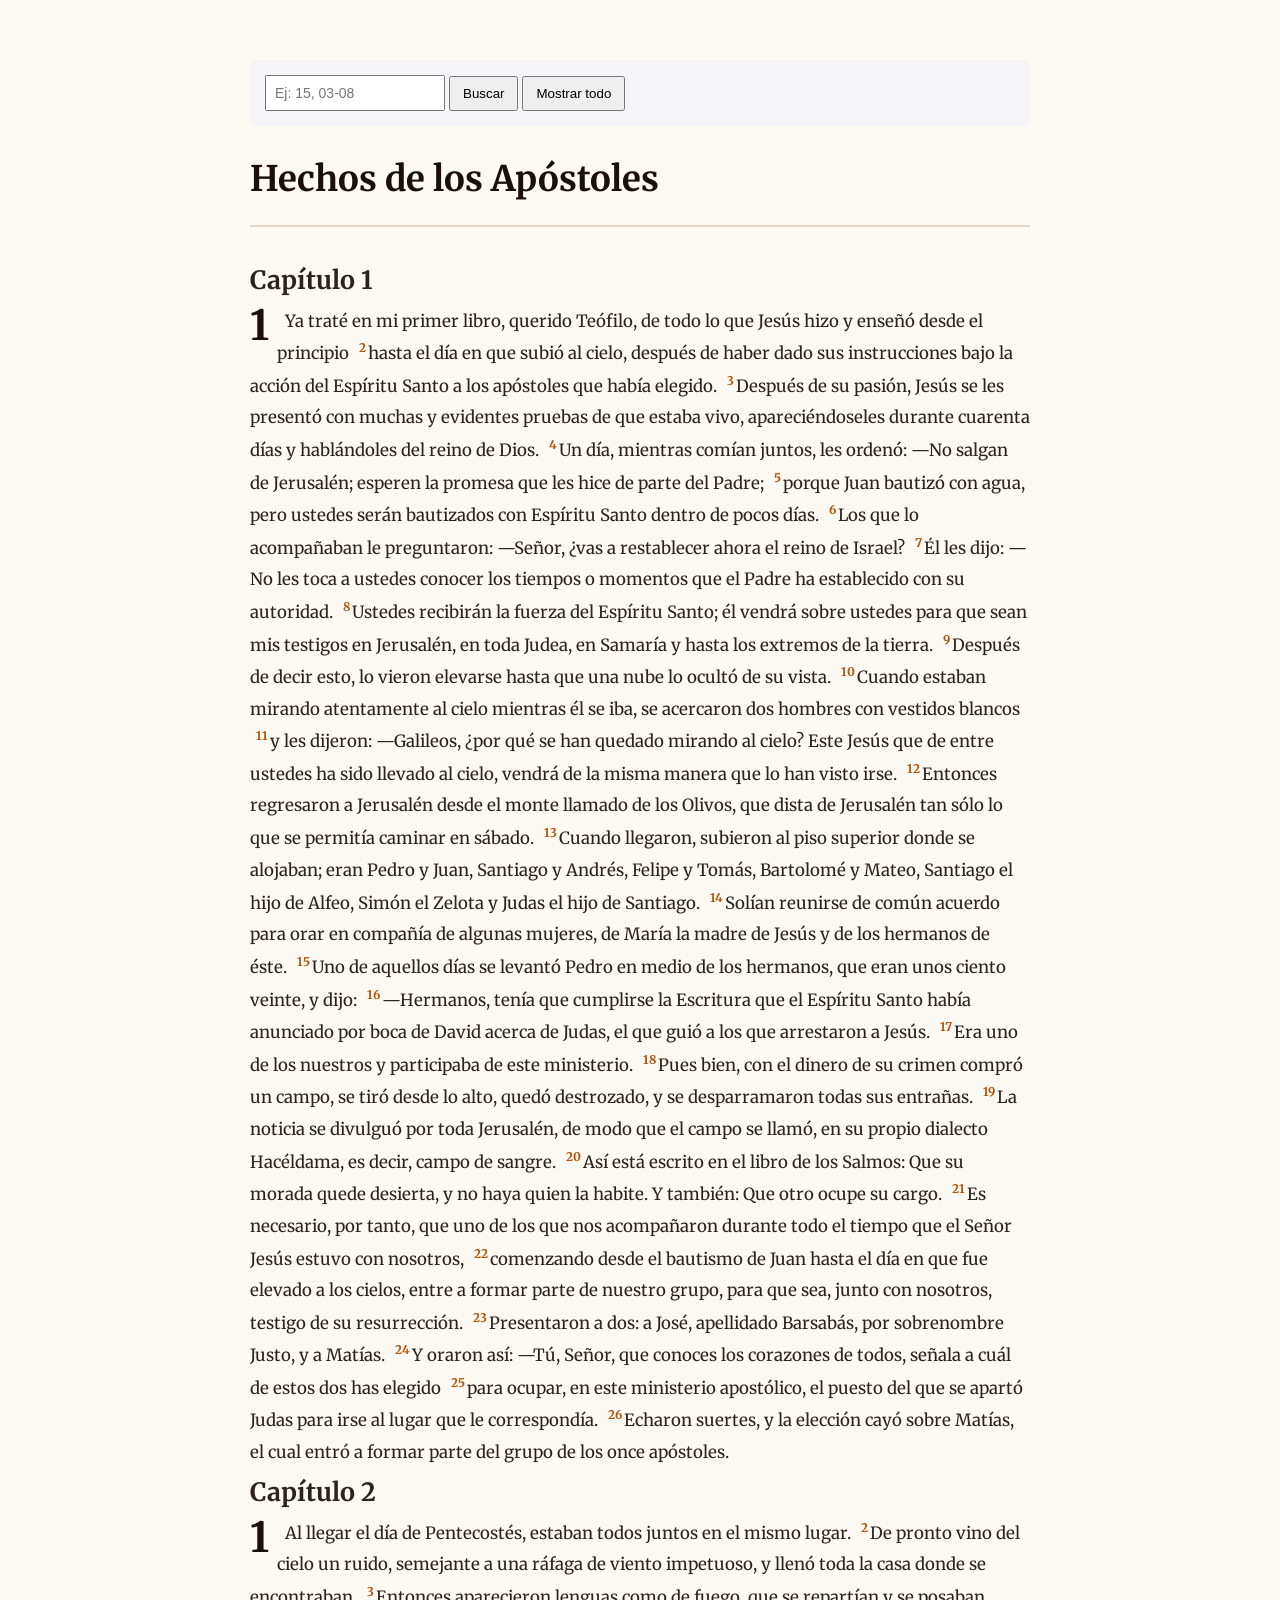
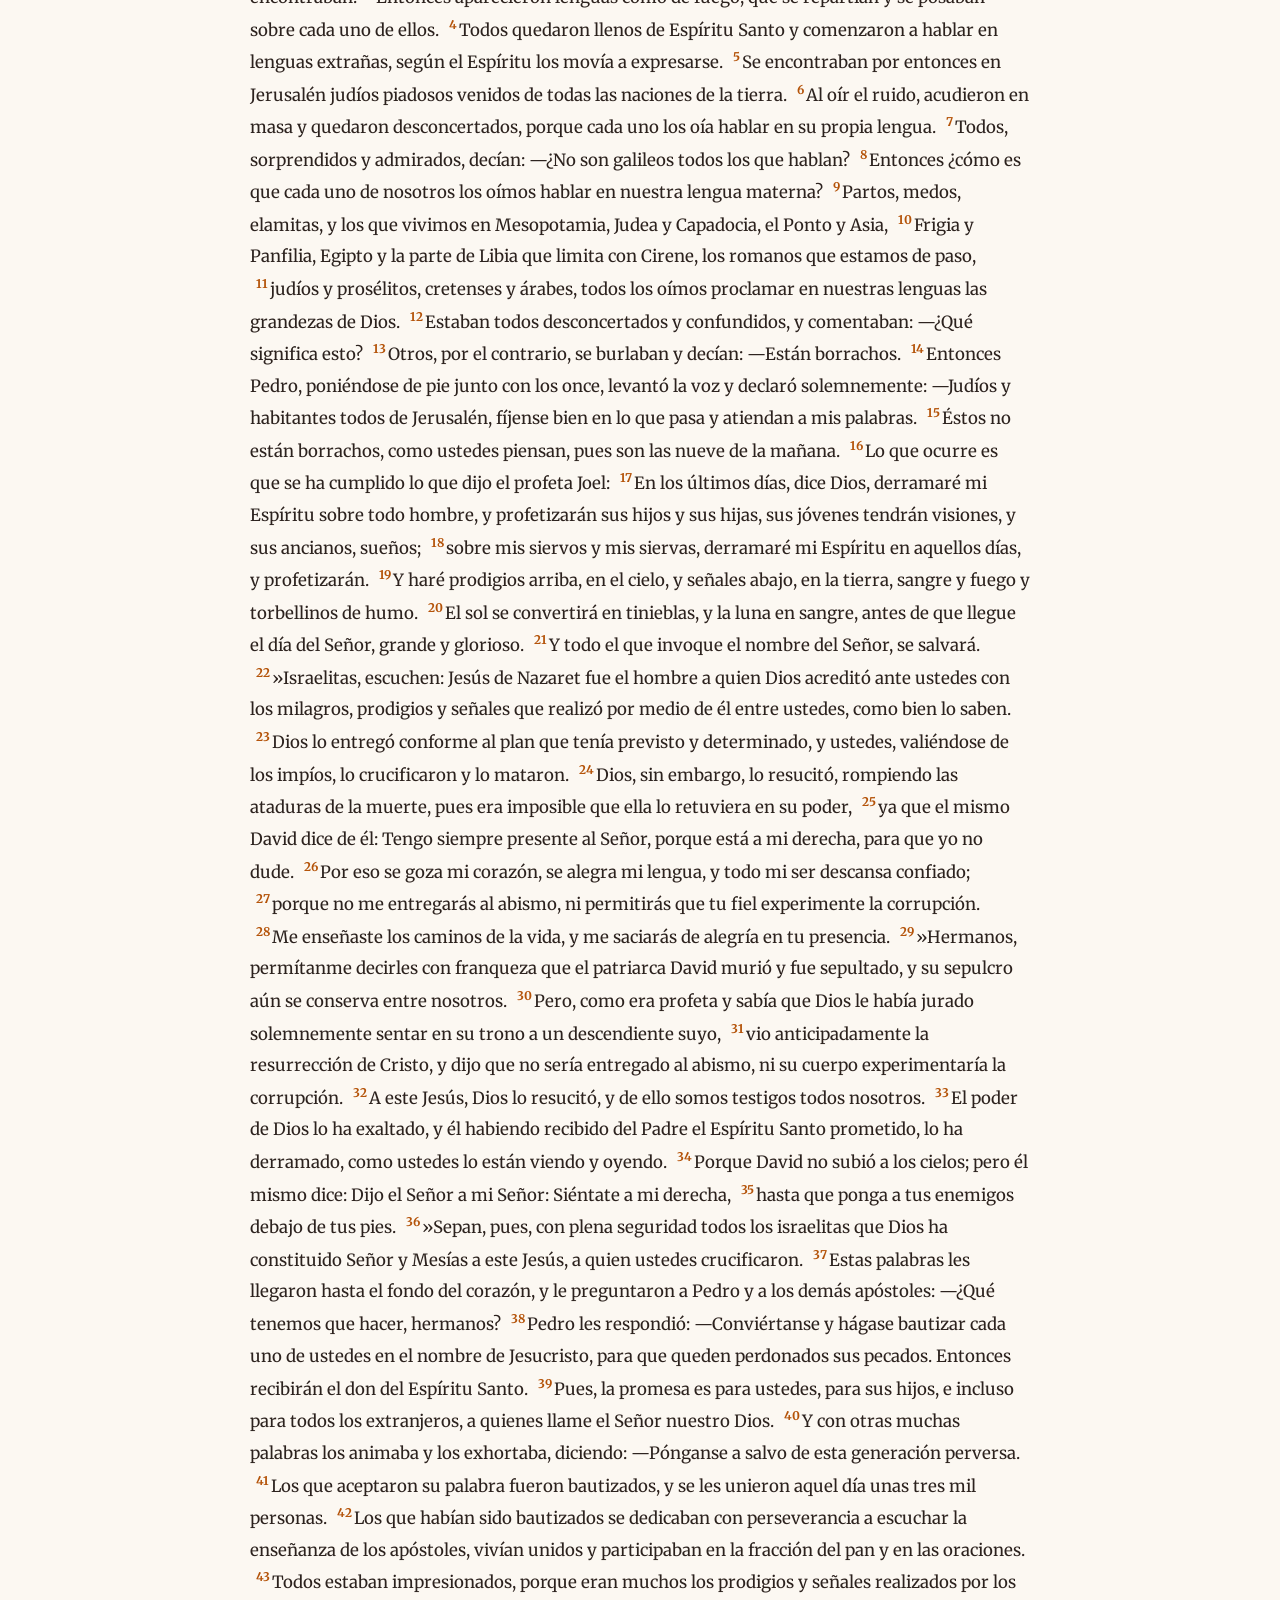
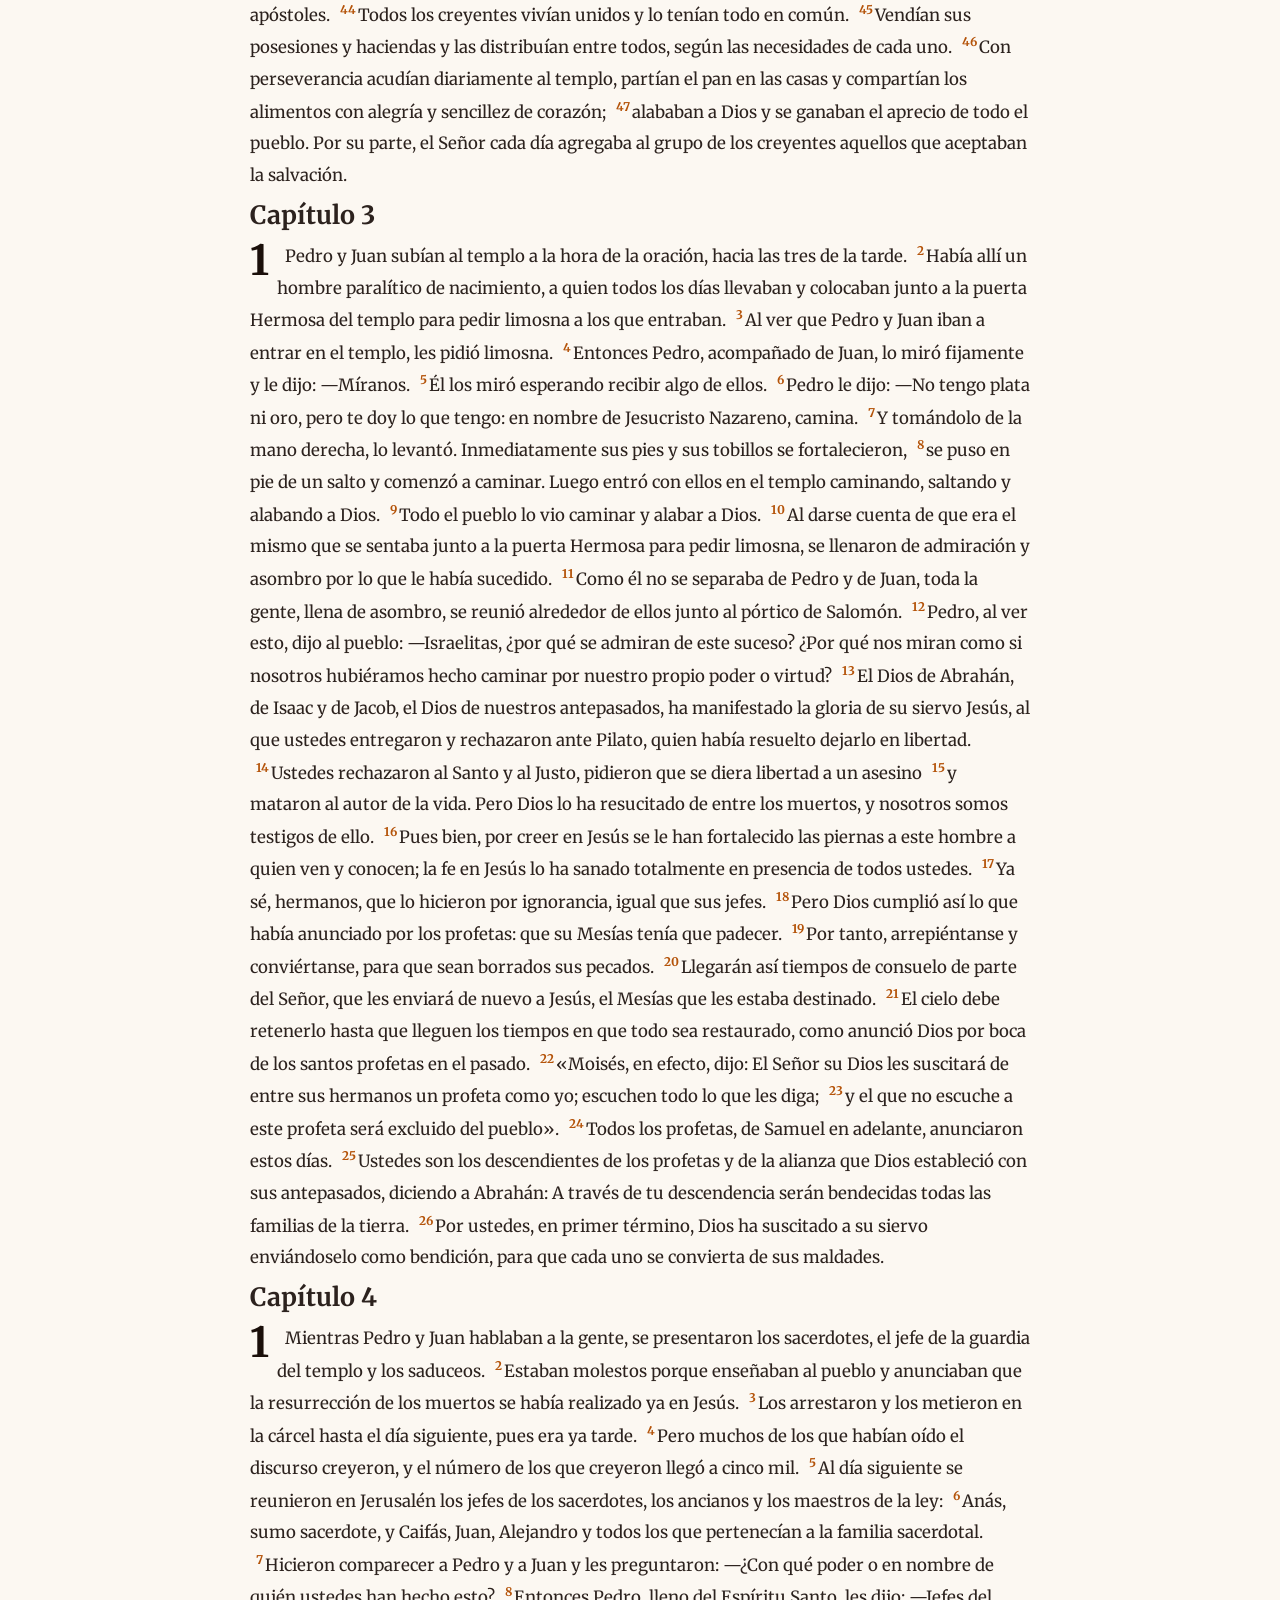
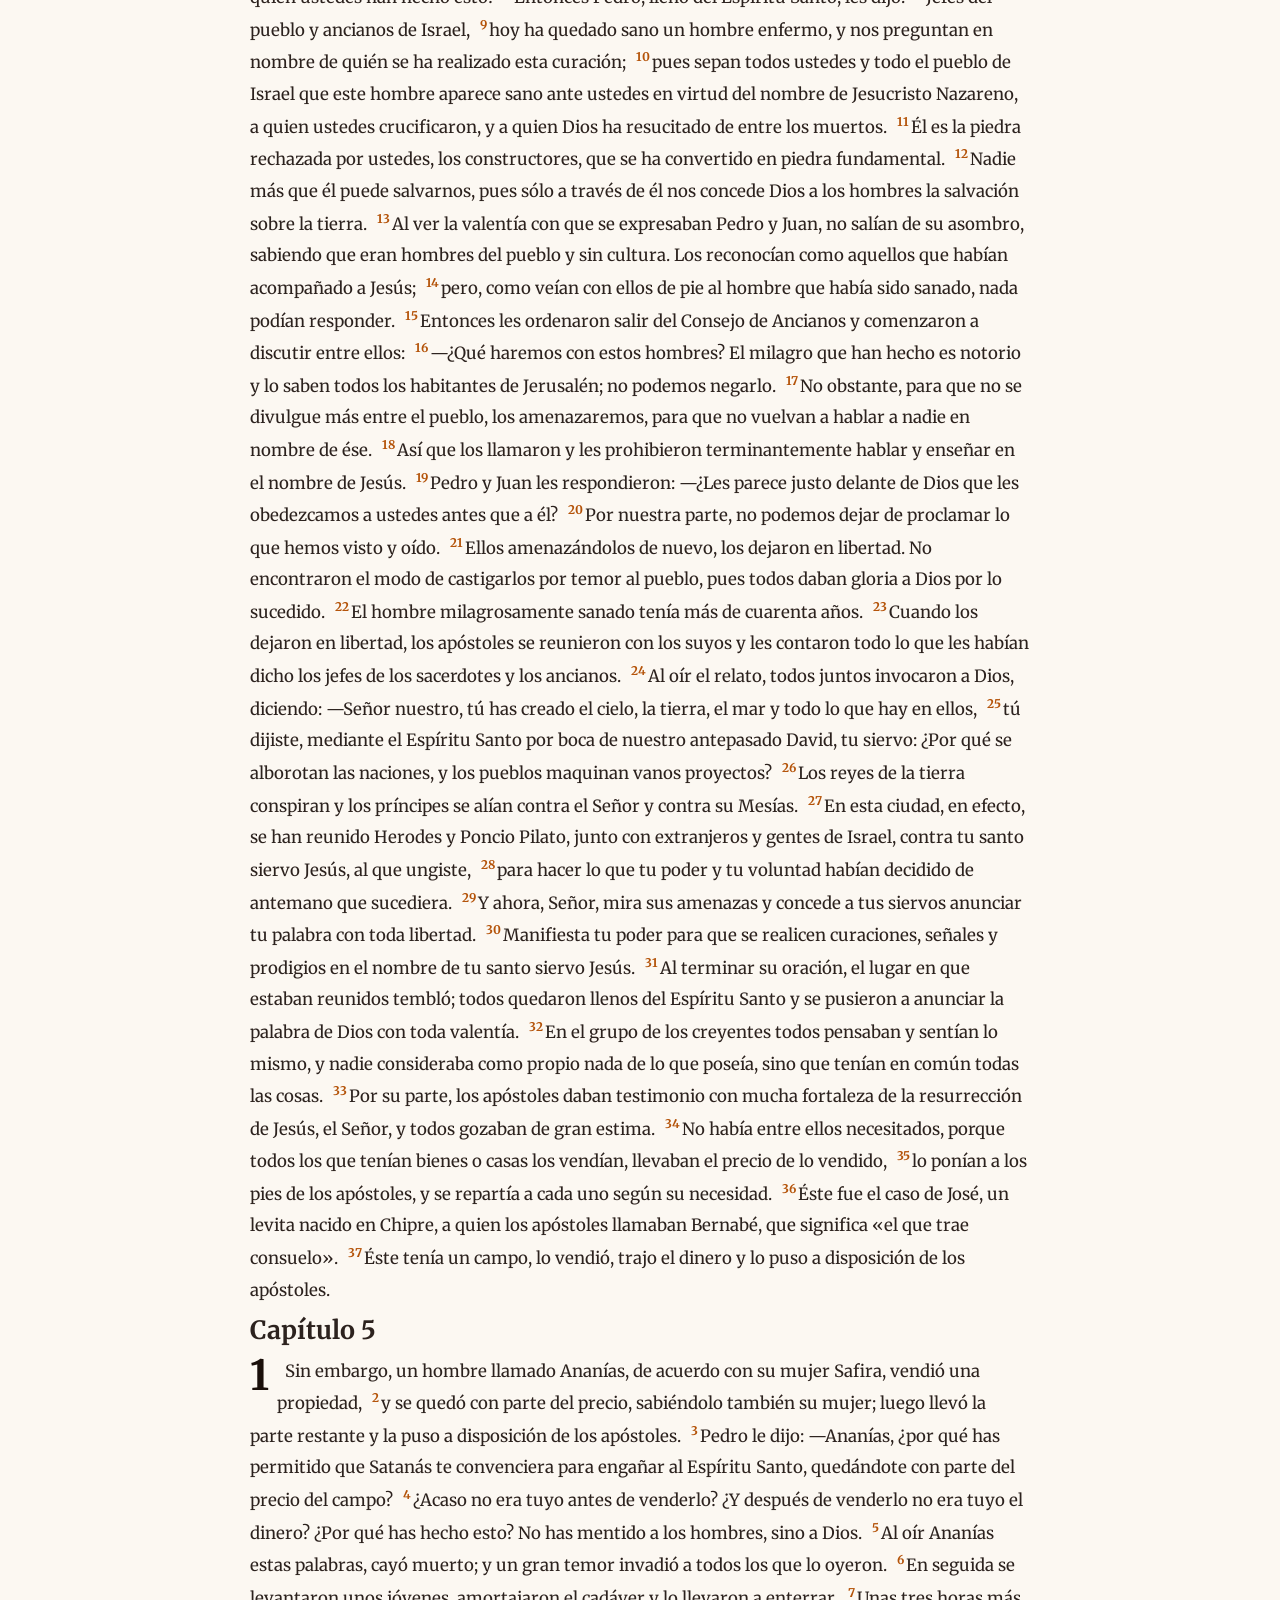
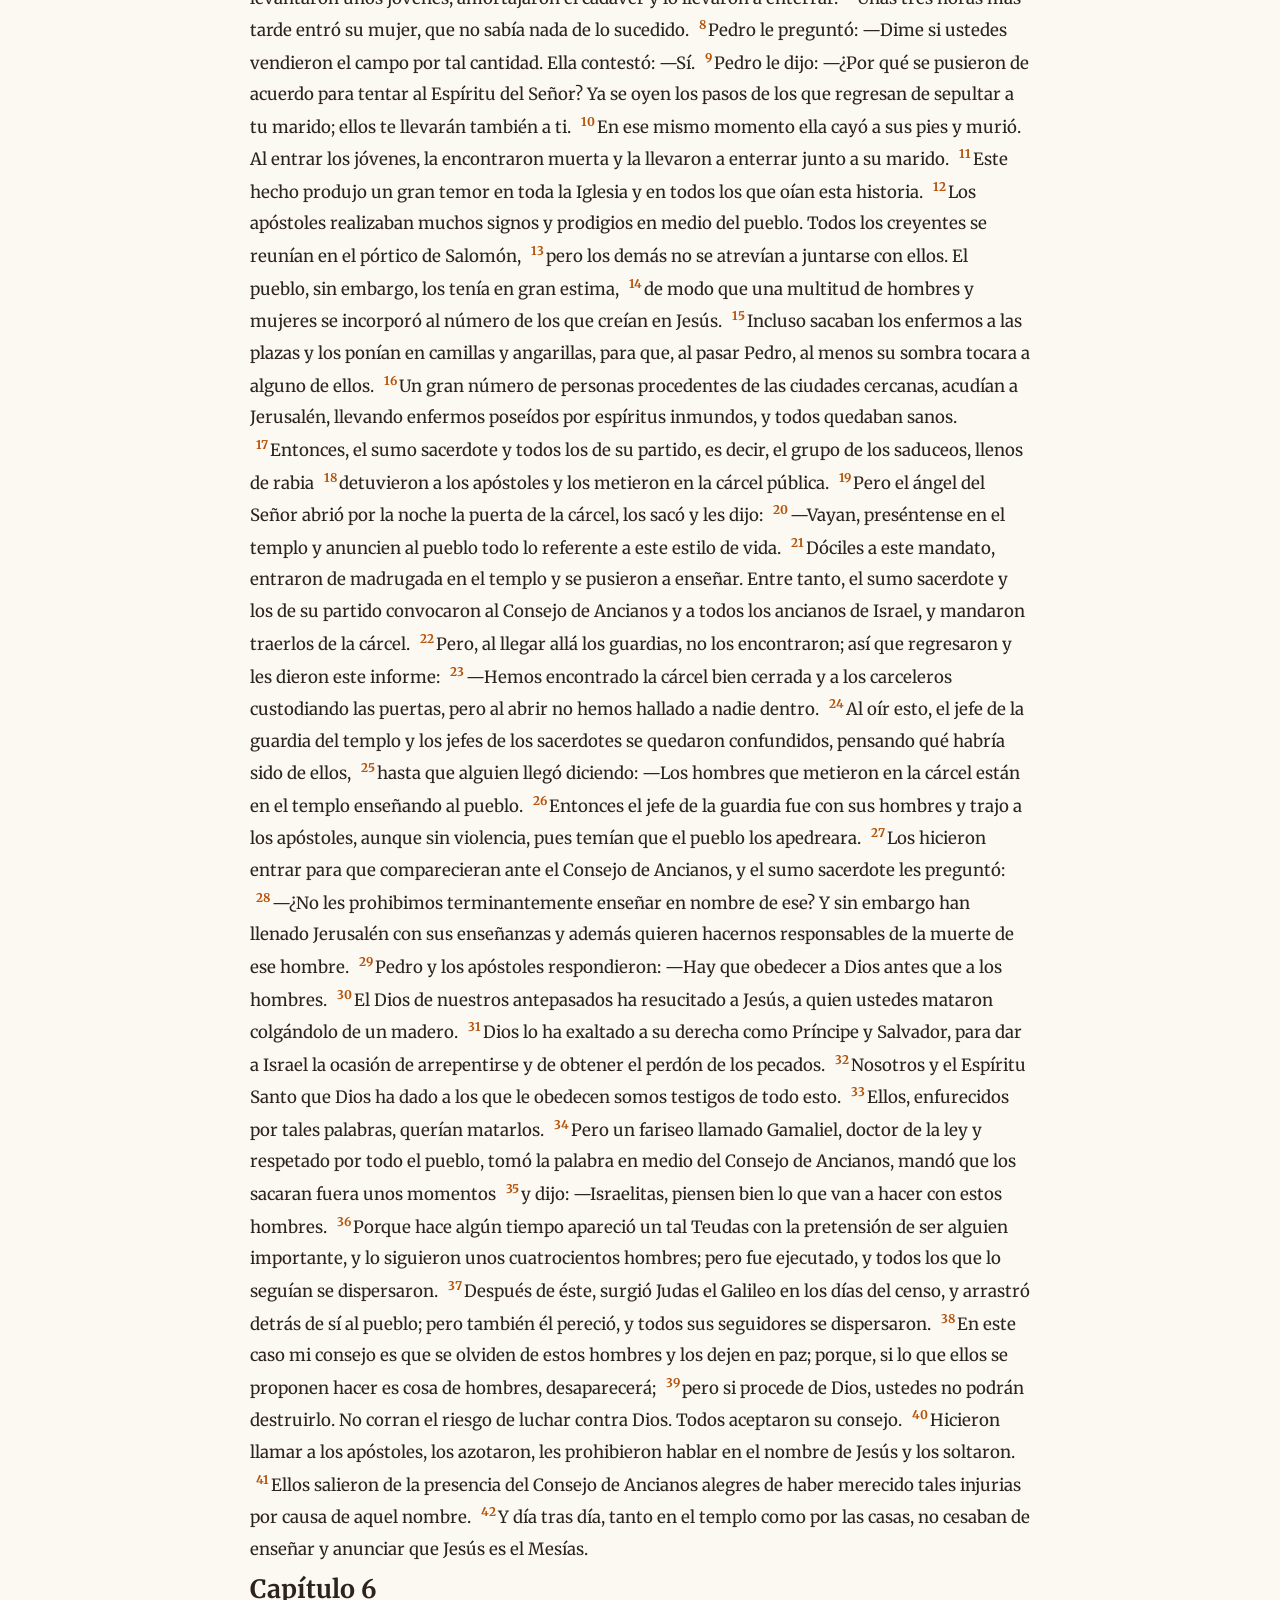
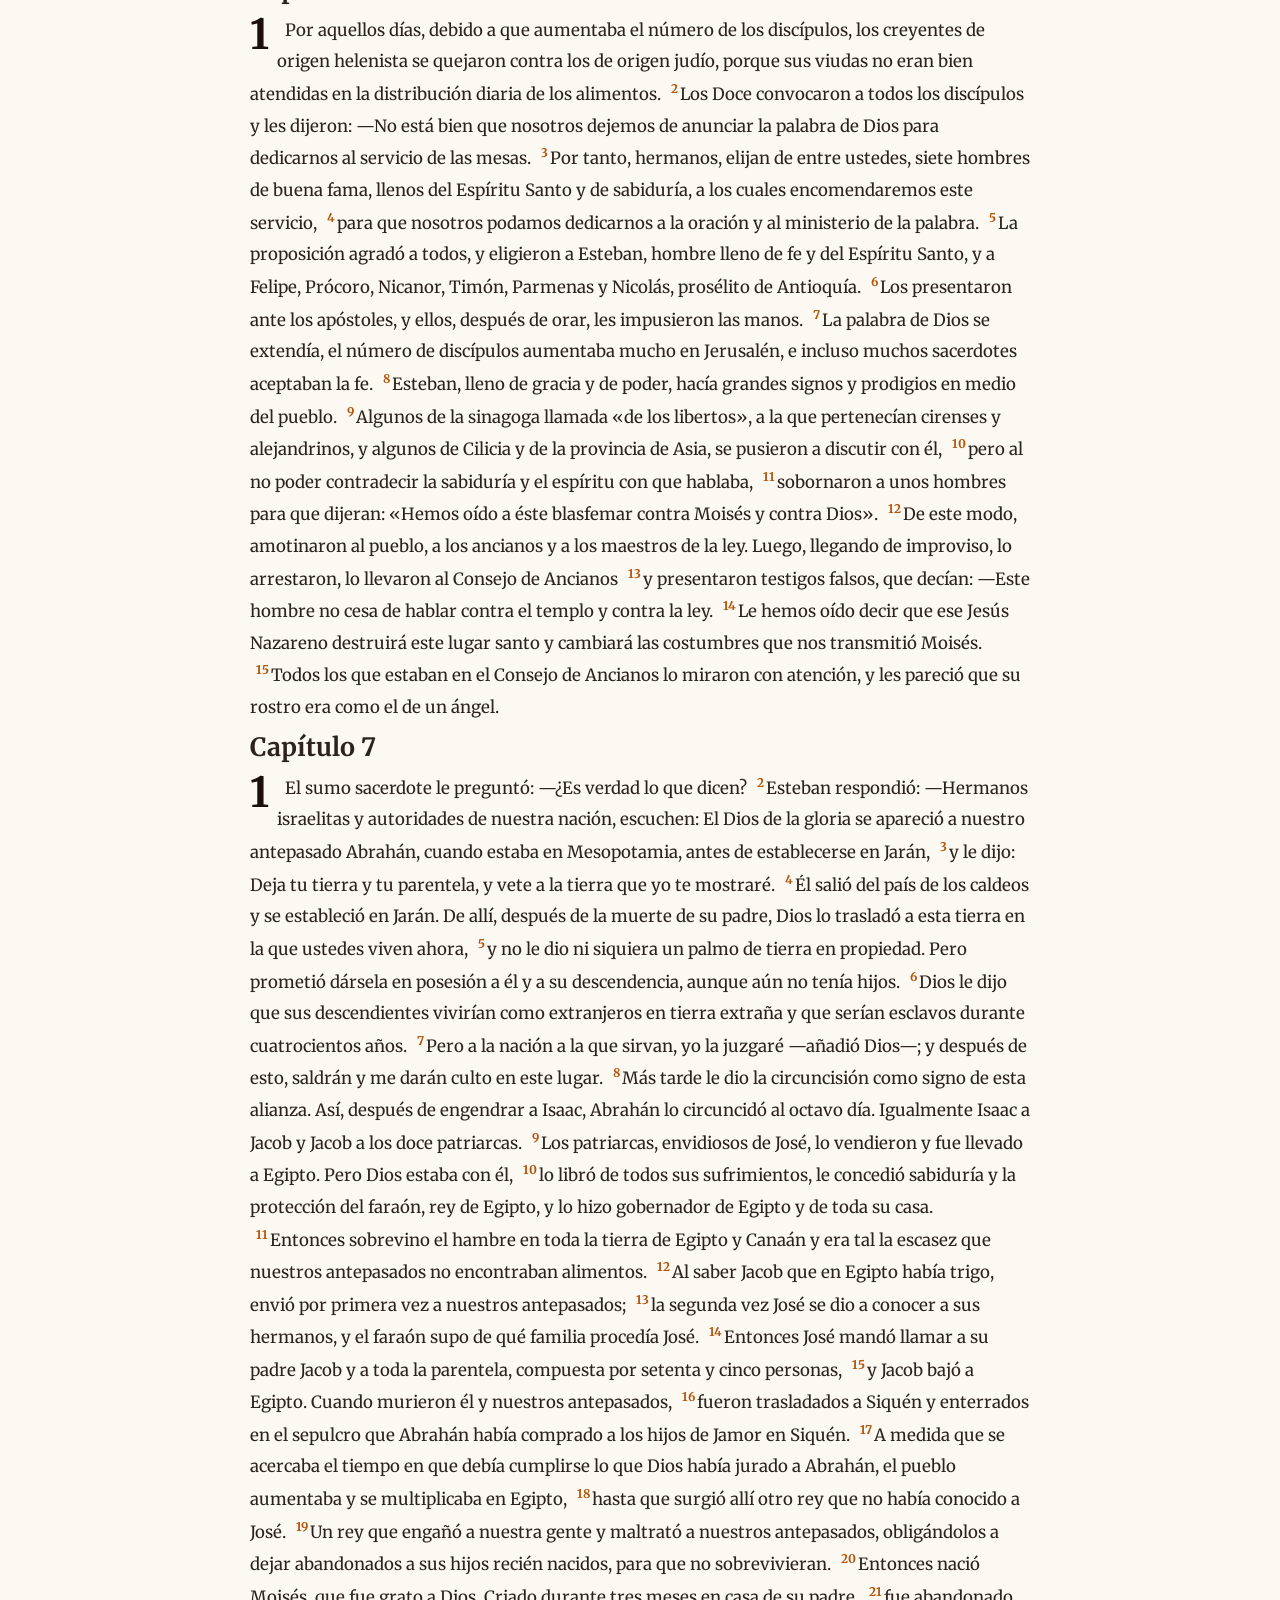
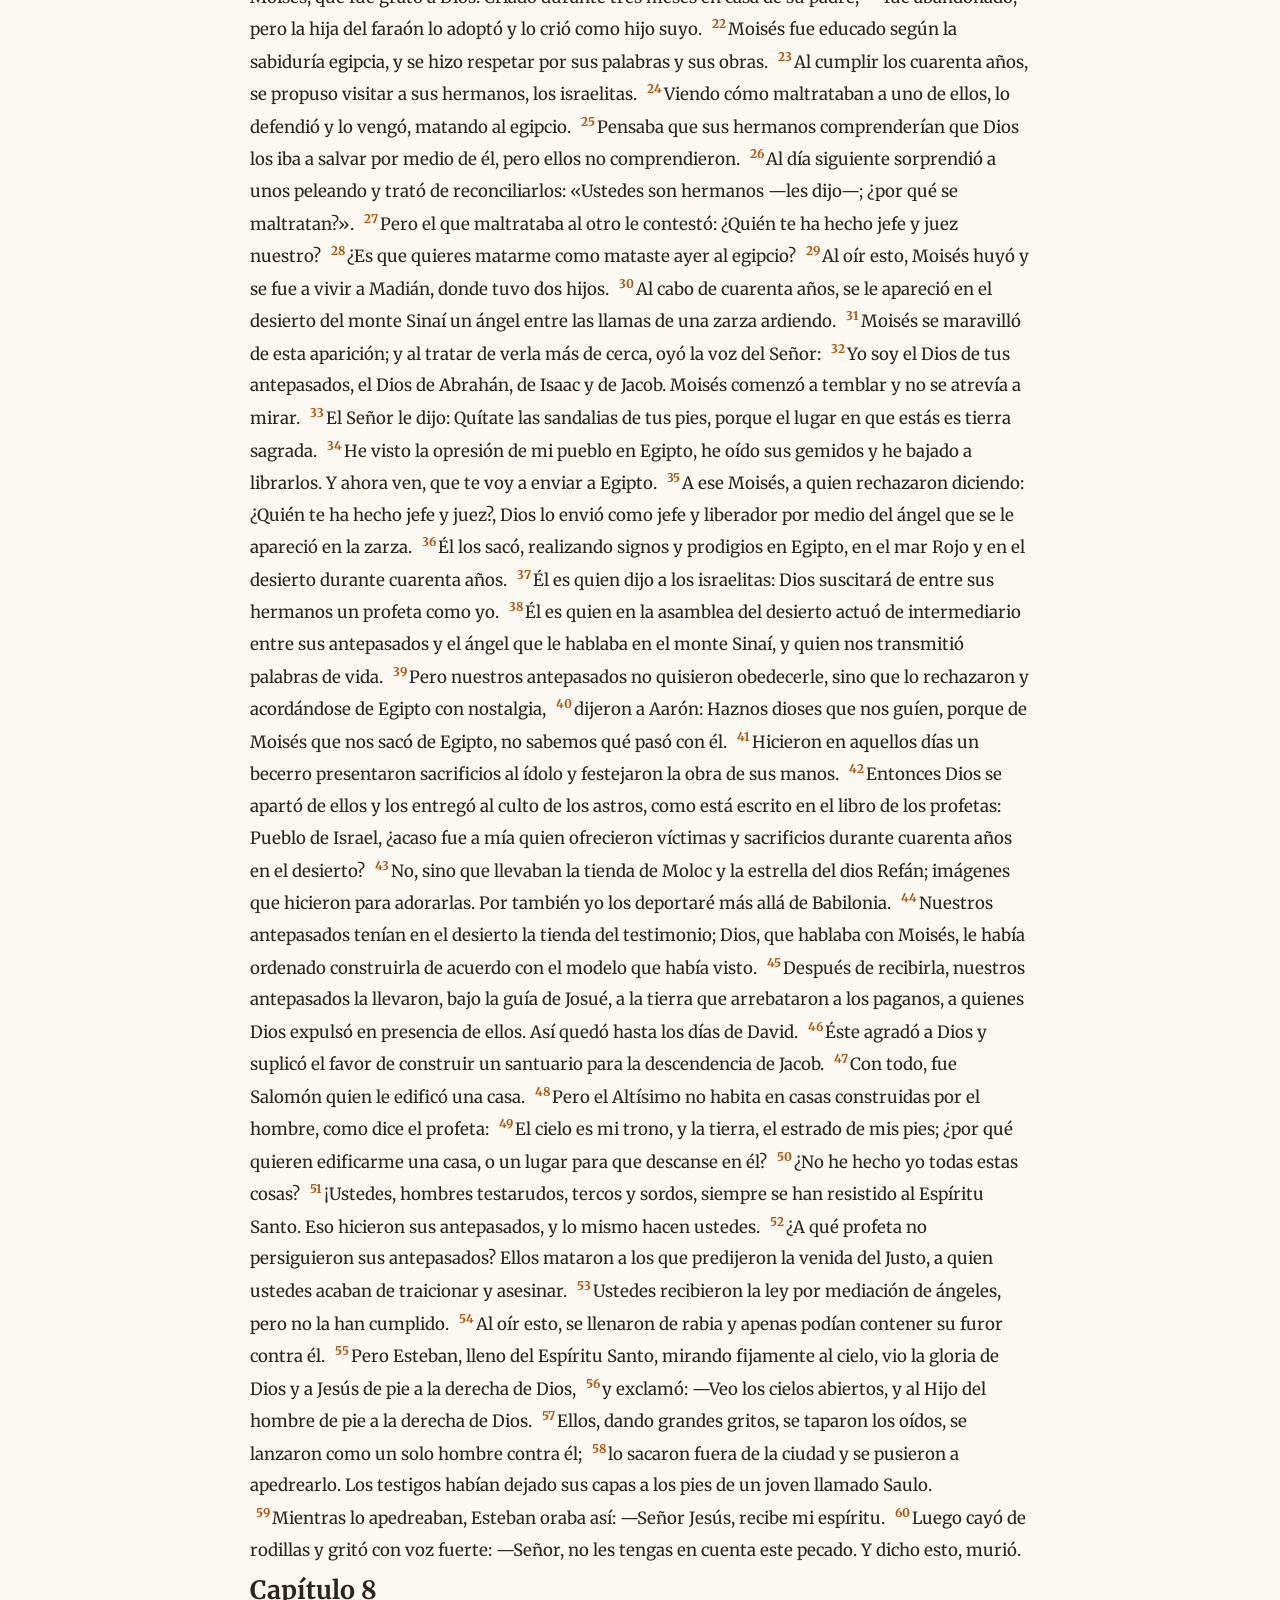
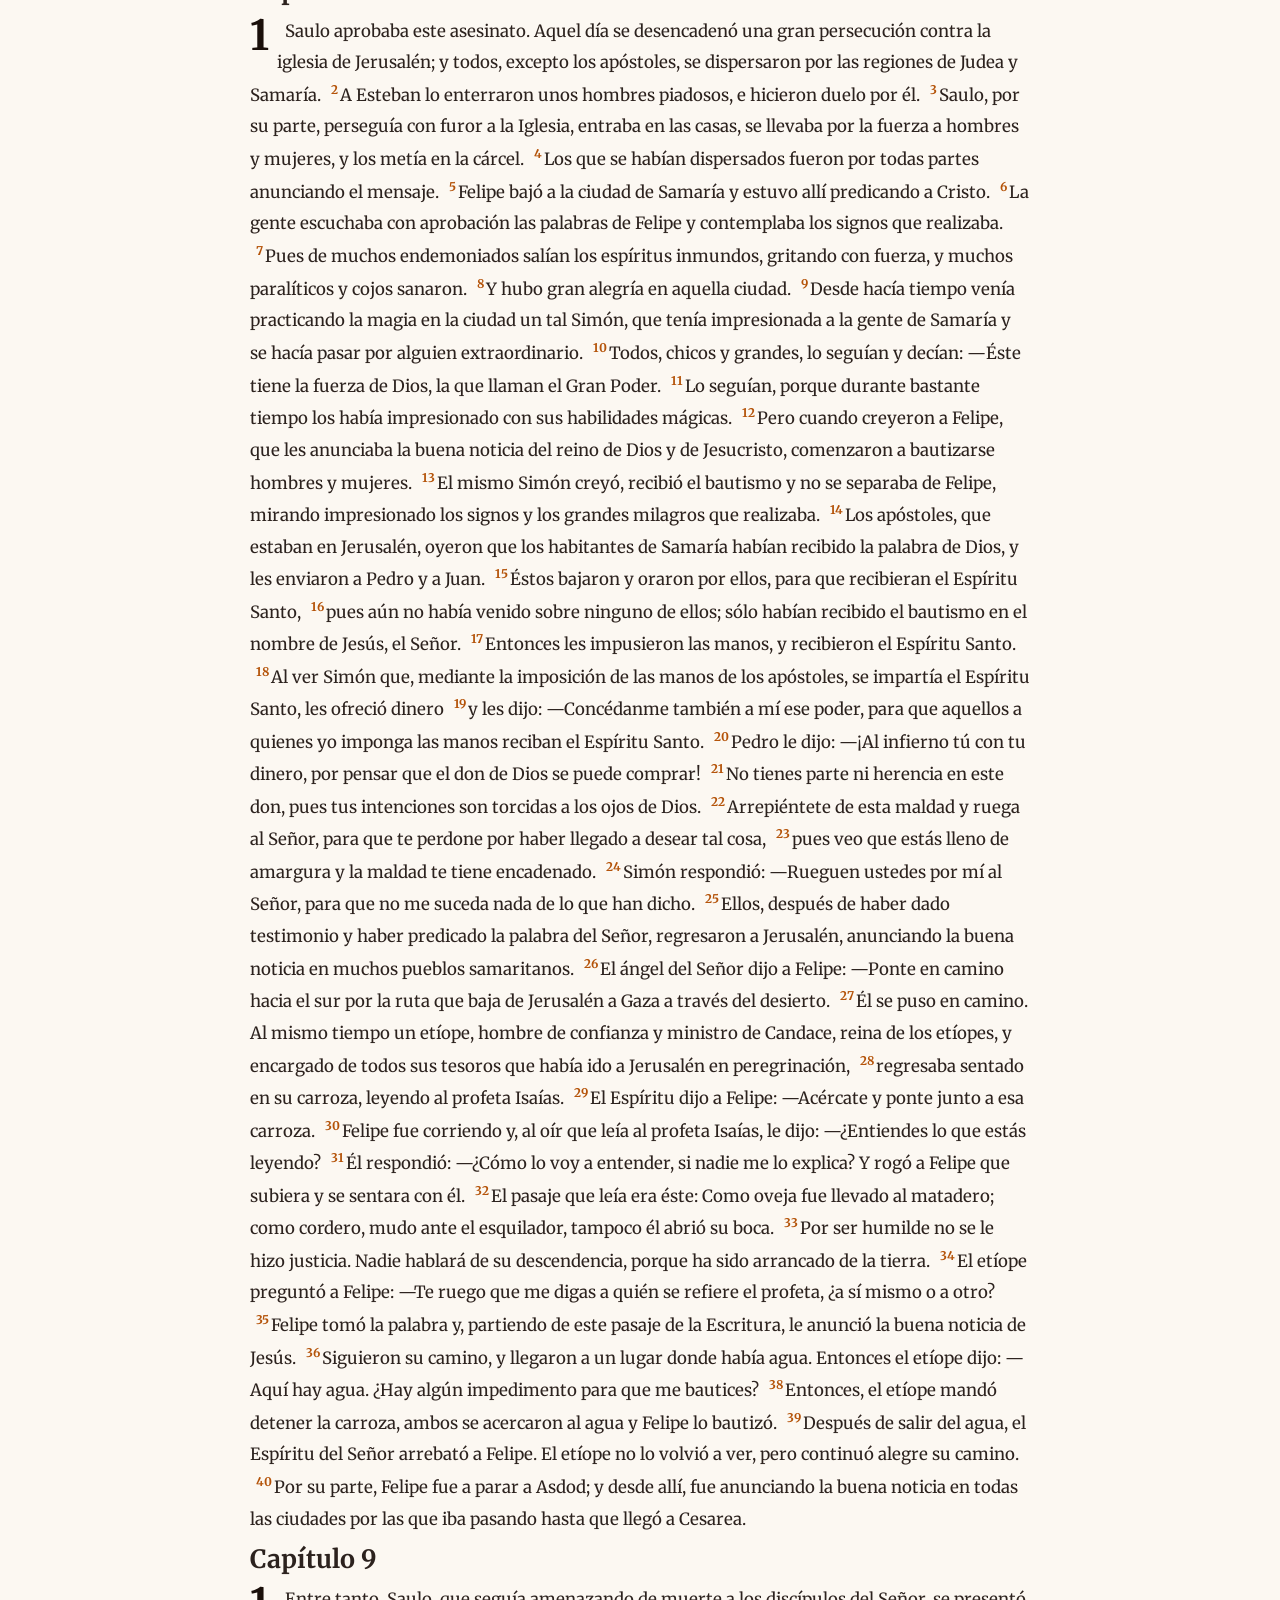
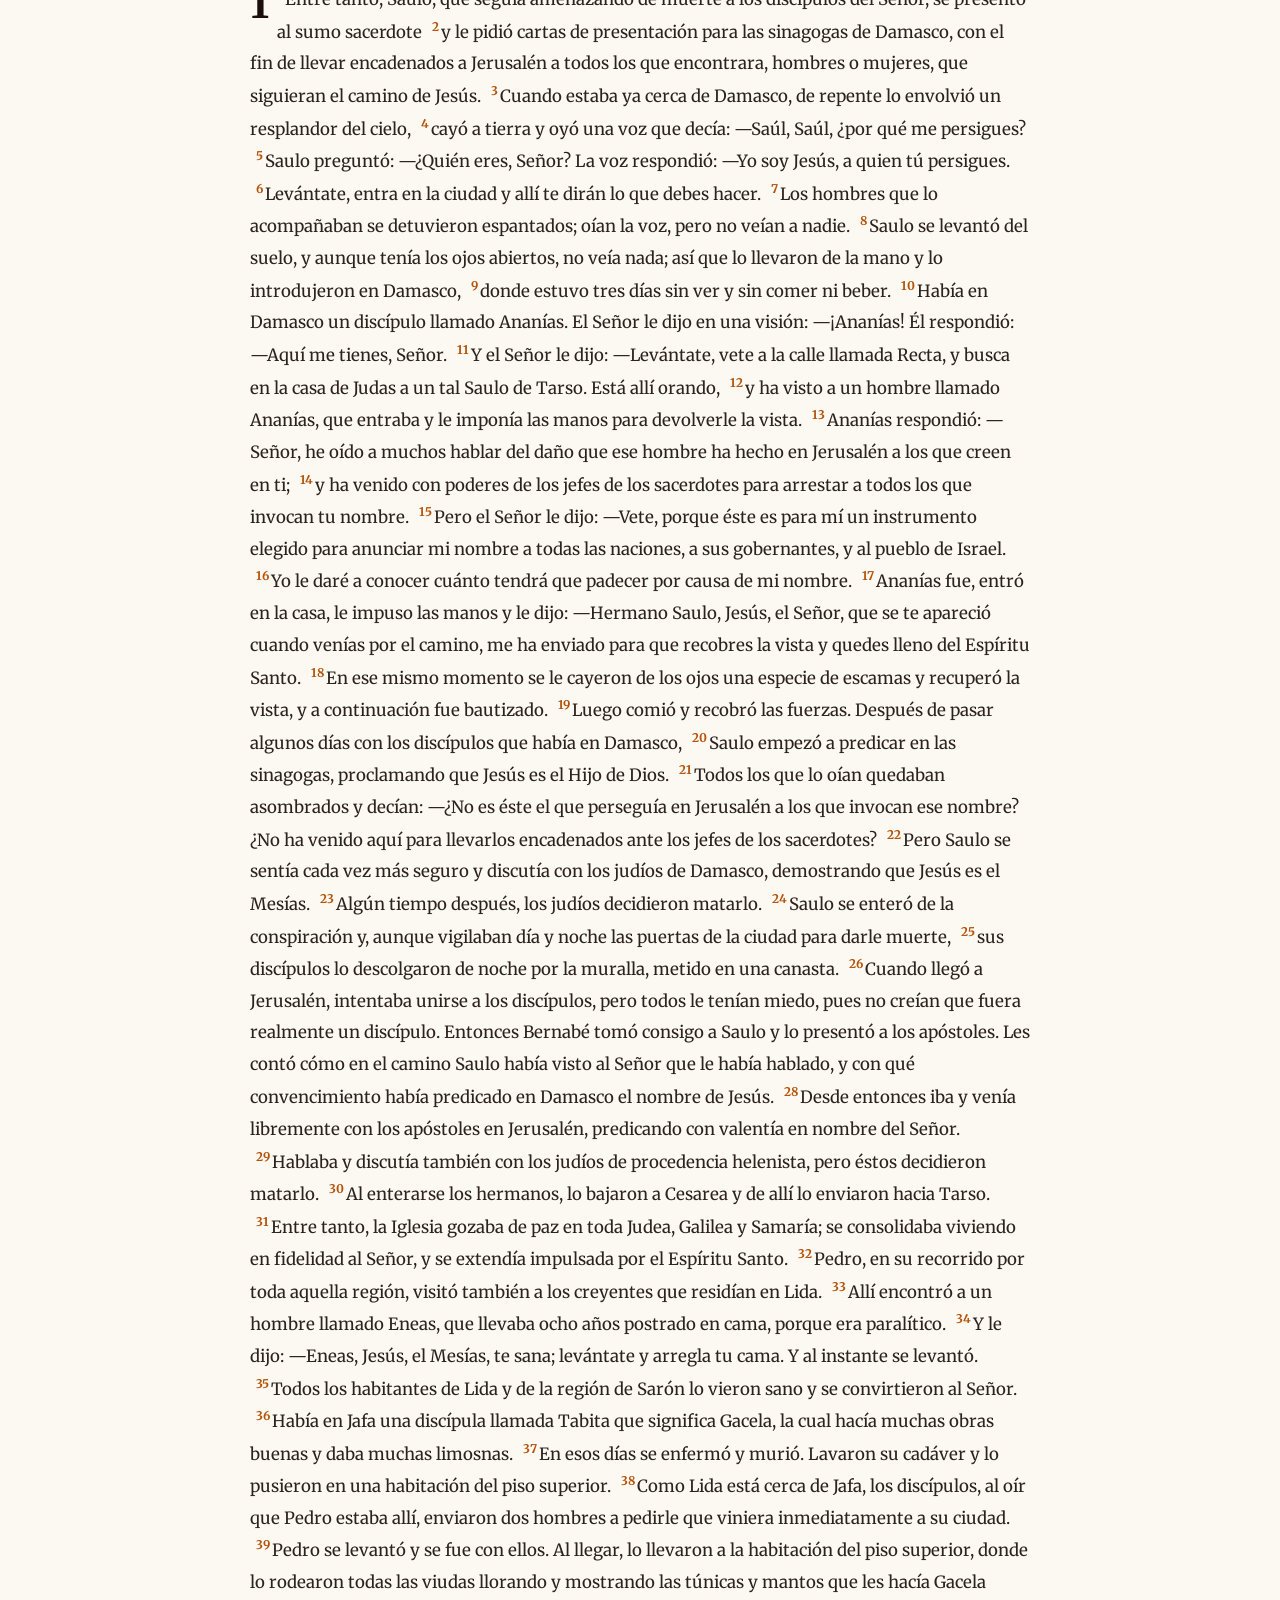
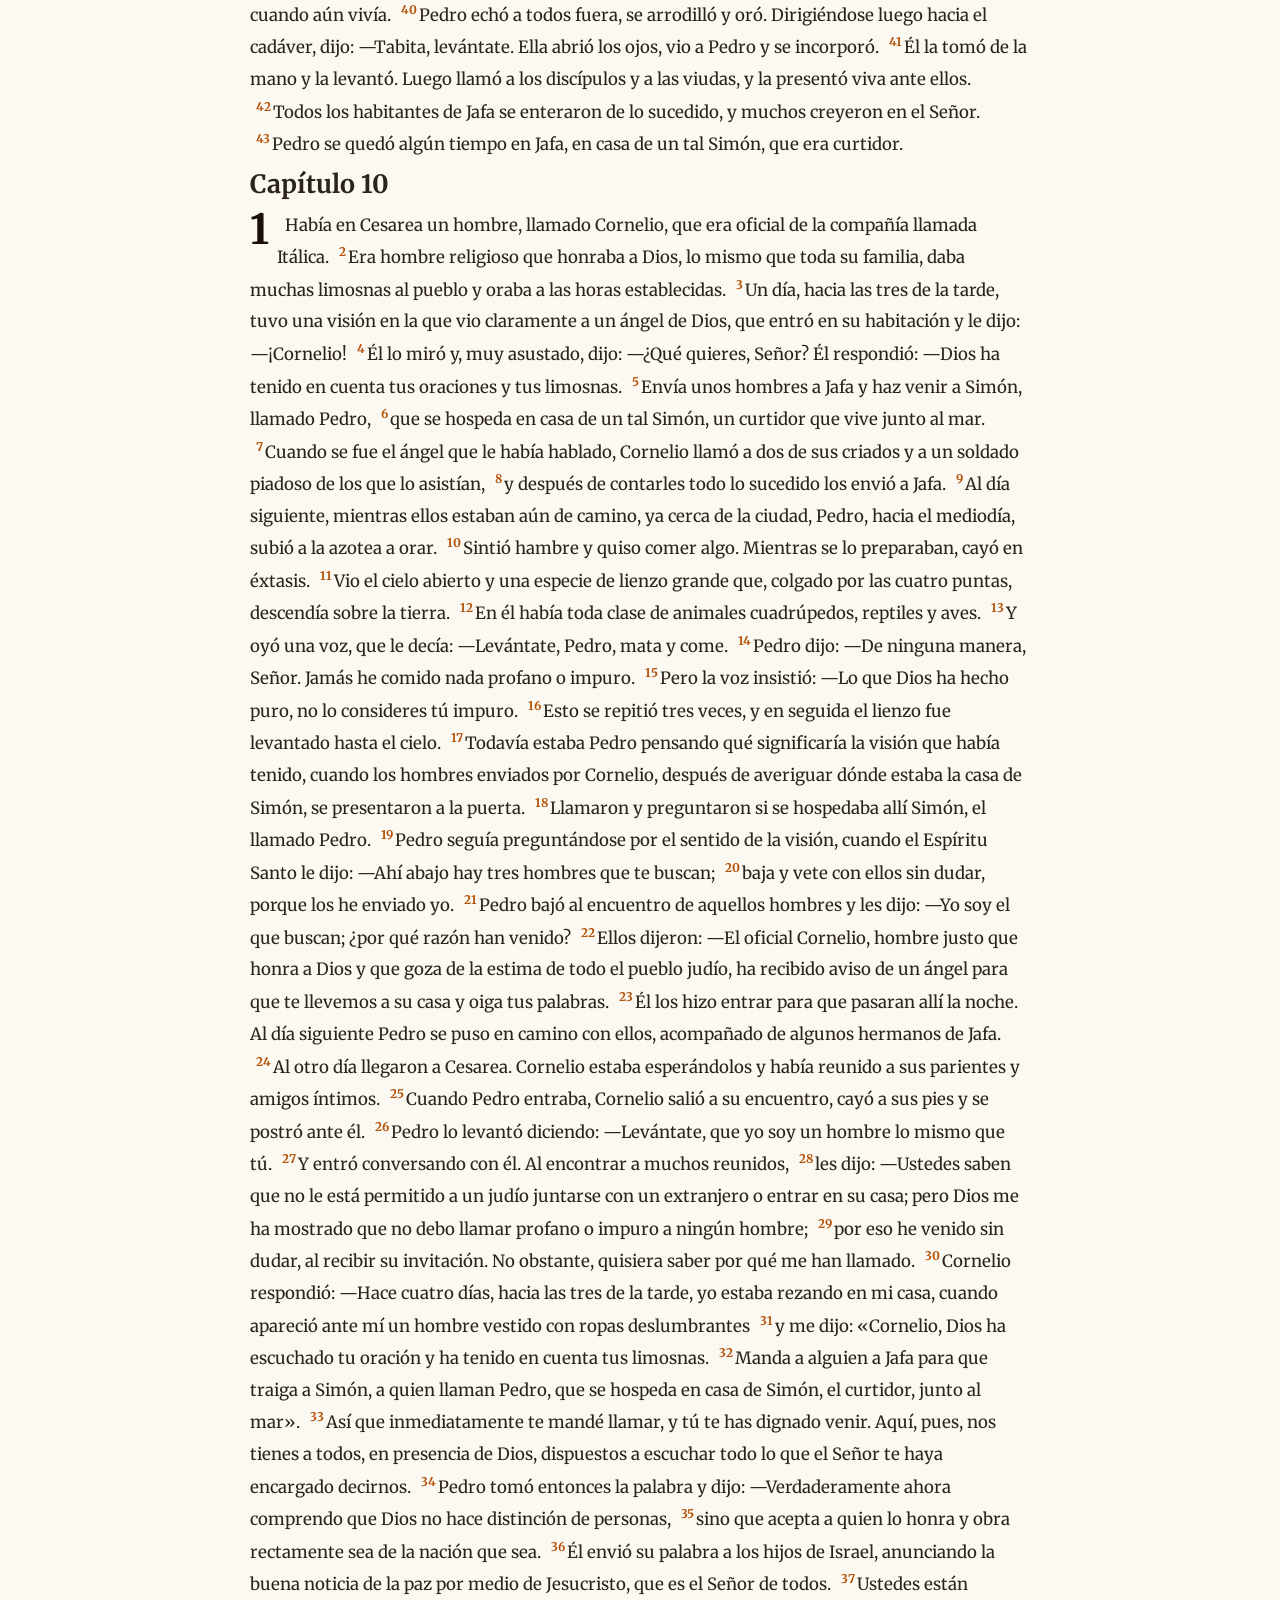
<file: libros/hechos.html>
<!DOCTYPE html>
<html lang="es">
<head>
  <meta charset="UTF-8">
  <meta name="viewport" content="width=device-width, initial-scale=1.0">
  <title>Hechos de los Apóstoles</title>
  <link rel="stylesheet" href="estilos-libro.css">
  <script src="buscador.js" defer></script>
</head>
<body>

  <div style="margin: 20px 0; padding: 15px; background: #f4f4f9; border-radius: 8px;">
    <input type="text" id="inputBusqueda" placeholder="Ej: 15, 03-08" style="padding: 8px; font-size: 14px; width: 180px;">
    <button onclick="buscarCita()" style="padding: 8px 12px; cursor: pointer;">Buscar</button>
    <button onclick="limpiarBusqueda()" style="padding: 8px 12px; cursor: pointer;">Mostrar todo</button>
  </div>

  <h1>Hechos de los Apóstoles</h1>

  <h2>Capítulo 1</h2>
  <p>
    <sup>1</sup>Ya traté en mi primer libro, querido Teófilo, de todo lo que Jesús hizo y enseñó desde el principio 
    <sup>2</sup>hasta el día en que subió al cielo, después de haber dado sus instrucciones bajo la acción del Espíritu Santo a los apóstoles que había elegido. 
    <sup>3</sup>Después de su pasión, Jesús se les presentó con muchas y evidentes pruebas de que estaba vivo, apareciéndoseles durante cuarenta días y hablándoles del reino de Dios. 
    <sup>4</sup>Un día, mientras comían juntos, les ordenó: —No salgan de Jerusalén; esperen la promesa que les hice de parte del Padre; 
    <sup>5</sup>porque Juan bautizó con agua, pero ustedes serán bautizados con Espíritu Santo dentro de pocos días. 
    <sup>6</sup>Los que lo acompañaban le preguntaron: —Señor, ¿vas a restablecer ahora el reino de Israel? 
    <sup>7</sup>Él les dijo: —No les toca a ustedes conocer los tiempos o momentos que el Padre ha establecido con su autoridad. 
    <sup>8</sup>Ustedes recibirán la fuerza del Espíritu Santo; él vendrá sobre ustedes para que sean mis testigos en Jerusalén, en toda Judea, en Samaría y hasta los extremos de la tierra. 
    <sup>9</sup>Después de decir esto, lo vieron elevarse hasta que una nube lo ocultó de su vista. 
    <sup>10</sup>Cuando estaban mirando atentamente al cielo mientras él se iba, se acercaron dos hombres con vestidos blancos 
    <sup>11</sup>y les dijeron: —Galileos, ¿por qué se han quedado mirando al cielo? Este Jesús que de entre ustedes ha sido llevado al cielo, vendrá de la misma manera que lo han visto irse. 
    <sup>12</sup>Entonces regresaron a Jerusalén desde el monte llamado de los Olivos, que dista de Jerusalén tan sólo lo que se permitía caminar en sábado. 
    <sup>13</sup>Cuando llegaron, subieron al piso superior donde se alojaban; eran Pedro y Juan, Santiago y Andrés, Felipe y Tomás, Bartolomé y Mateo, Santiago el hijo de Alfeo, Simón el Zelota y Judas el hijo de Santiago. 
    <sup>14</sup>Solían reunirse de común acuerdo para orar en compañía de algunas mujeres, de María la madre de Jesús y de los hermanos de éste. 
    <sup>15</sup>Uno de aquellos días se levantó Pedro en medio de los hermanos, que eran unos ciento veinte, y dijo: 
    <sup>16</sup>—Hermanos, tenía que cumplirse la Escritura que el Espíritu Santo había anunciado por boca de David acerca de Judas, el que guió a los que arrestaron a Jesús. 
    <sup>17</sup>Era uno de los nuestros y participaba de este ministerio. 
    <sup>18</sup>Pues bien, con el dinero de su crimen compró un campo, se tiró desde lo alto, quedó destrozado, y se desparramaron todas sus entrañas. 
    <sup>19</sup>La noticia se divulguó por toda Jerusalén, de modo que el campo se llamó, en su propio dialecto Hacéldama, es decir, campo de sangre. 
    <sup>20</sup>Así está escrito en el libro de los Salmos: Que su morada quede desierta, y no haya quien la habite. Y también: Que otro ocupe su cargo. 
    <sup>21</sup>Es necesario, por tanto, que uno de los que nos acompañaron durante todo el tiempo que el Señor Jesús estuvo con nosotros, 
    <sup>22</sup>comenzando desde el bautismo de Juan hasta el día en que fue elevado a los cielos, entre a formar parte de nuestro grupo, para que sea, junto con nosotros, testigo de su resurrección. 
    <sup>23</sup>Presentaron a dos: a José, apellidado Barsabás, por sobrenombre Justo, y a Matías. 
    <sup>24</sup>Y oraron así: —Tú, Señor, que conoces los corazones de todos, señala a cuál de estos dos has elegido 
    <sup>25</sup>para ocupar, en este ministerio apostólico, el puesto del que se apartó Judas para irse al lugar que le correspondía. 
    <sup>26</sup>Echaron suertes, y la elección cayó sobre Matías, el cual entró a formar parte del grupo de los once apóstoles.
  </p>

  <h2>Capítulo 2</h2>
  <p>
    <sup>1</sup>Al llegar el día de Pentecostés, estaban todos juntos en el mismo lugar. 
    <sup>2</sup>De pronto vino del cielo un ruido, semejante a una ráfaga de viento impetuoso, y llenó toda la casa donde se encontraban. 
    <sup>3</sup>Entonces aparecieron lenguas como de fuego, que se repartían y se posaban sobre cada uno de ellos. 
    <sup>4</sup>Todos quedaron llenos de Espíritu Santo y comenzaron a hablar en lenguas extrañas, según el Espíritu los movía a expresarse. 
    <sup>5</sup>Se encontraban por entonces en Jerusalén judíos piadosos venidos de todas las naciones de la tierra. 
    <sup>6</sup>Al oír el ruido, acudieron en masa y quedaron desconcertados, porque cada uno los oía hablar en su propia lengua. 
    <sup>7</sup>Todos, sorprendidos y admirados, decían: —¿No son galileos todos los que hablan? 
    <sup>8</sup>Entonces ¿cómo es que cada uno de nosotros los oímos hablar en nuestra lengua materna? 
    <sup>9</sup>Partos, medos, elamitas, y los que vivimos en Mesopotamia, Judea y Capadocia, el Ponto y Asia, 
    <sup>10</sup>Frigia y Panfilia, Egipto y la parte de Libia que limita con Cirene, los romanos que estamos de paso, 
    <sup>11</sup>judíos y prosélitos, cretenses y árabes, todos los oímos proclamar en nuestras lenguas las grandezas de Dios. 
    <sup>12</sup>Estaban todos desconcertados y confundidos, y comentaban: —¿Qué significa esto? 
    <sup>13</sup>Otros, por el contrario, se burlaban y decían: —Están borrachos. 
    <sup>14</sup>Entonces Pedro, poniéndose de pie junto con los once, levantó la voz y declaró solemnemente: —Judíos y habitantes todos de Jerusalén, fíjense bien en lo que pasa y atiendan a mis palabras. 
    <sup>15</sup>Éstos no están borrachos, como ustedes piensan, pues son las nueve de la mañana. 
    <sup>16</sup>Lo que ocurre es que se ha cumplido lo que dijo el profeta Joel: 
    <sup>17</sup>En los últimos días, dice Dios, derramaré mi Espíritu sobre todo hombre, y profetizarán sus hijos y sus hijas, sus jóvenes tendrán visiones, y sus ancianos, sueños; 
    <sup>18</sup>sobre mis siervos y mis siervas, derramaré mi Espíritu en aquellos días, y profetizarán. 
    <sup>19</sup>Y haré prodigios arriba, en el cielo, y señales abajo, en la tierra, sangre y fuego y torbellinos de humo. 
    <sup>20</sup>El sol se convertirá en tinieblas, y la luna en sangre, antes de que llegue el día del Señor, grande y glorioso. 
    <sup>21</sup>Y todo el que invoque el nombre del Señor, se salvará. 
    <sup>22</sup>»Israelitas, escuchen: Jesús de Nazaret fue el hombre a quien Dios acreditó ante ustedes con los milagros, prodigios y señales que realizó por medio de él entre ustedes, como bien lo saben. 
    <sup>23</sup>Dios lo entregó conforme al plan que tenía previsto y determinado, y ustedes, valiéndose de los impíos, lo crucificaron y lo mataron. 
    <sup>24</sup>Dios, sin embargo, lo resucitó, rompiendo las ataduras de la muerte, pues era imposible que ella lo retuviera en su poder, 
    <sup>25</sup>ya que el mismo David dice de él: Tengo siempre presente al Señor, porque está a mi derecha, para que yo no dude. 
    <sup>26</sup>Por eso se goza mi corazón, se alegra mi lengua, y todo mi ser descansa confiado; 
    <sup>27</sup>porque no me entregarás al abismo, ni permitirás que tu fiel experimente la corrupción. 
    <sup>28</sup>Me enseñaste los caminos de la vida, y me saciarás de alegría en tu presencia. 
    <sup>29</sup>»Hermanos, permítanme decirles con franqueza que el patriarca David murió y fue sepultado, y su sepulcro aún se conserva entre nosotros. 
    <sup>30</sup>Pero, como era profeta y sabía que Dios le había jurado solemnemente sentar en su trono a un descendiente suyo, 
    <sup>31</sup>vio anticipadamente la resurrección de Cristo, y dijo que no sería entregado al abismo, ni su cuerpo experimentaría la corrupción. 
    <sup>32</sup>A este Jesús, Dios lo resucitó, y de ello somos testigos todos nosotros. 
    <sup>33</sup>El poder de Dios lo ha exaltado, y él habiendo recibido del Padre el Espíritu Santo prometido, lo ha derramado, como ustedes lo están viendo y oyendo. 
    <sup>34</sup>Porque David no subió a los cielos; pero él mismo dice: Dijo el Señor a mi Señor: Siéntate a mi derecha, 
    <sup>35</sup>hasta que ponga a tus enemigos debajo de tus pies. 
    <sup>36</sup>»Sepan, pues, con plena seguridad todos los israelitas que Dios ha constituido Señor y Mesías a este Jesús, a quien ustedes crucificaron. 
    <sup>37</sup>Estas palabras les llegaron hasta el fondo del corazón, y le preguntaron a Pedro y a los demás apóstoles: —¿Qué tenemos que hacer, hermanos? 
    <sup>38</sup>Pedro les respondió: —Conviértanse y hágase bautizar cada uno de ustedes en el nombre de Jesucristo, para que queden perdonados sus pecados. Entonces recibirán el don del Espíritu Santo. 
    <sup>39</sup>Pues, la promesa es para ustedes, para sus hijos, e incluso para todos los extranjeros, a quienes llame el Señor nuestro Dios. 
    <sup>40</sup>Y con otras muchas palabras los animaba y los exhortaba, diciendo: —Pónganse a salvo de esta generación perversa. 
    <sup>41</sup>Los que aceptaron su palabra fueron bautizados, y se les unieron aquel día unas tres mil personas. 
    <sup>42</sup>Los que habían sido bautizados se dedicaban con perseverancia a escuchar la enseñanza de los apóstoles, vivían unidos y participaban en la fracción del pan y en las oraciones. 
    <sup>43</sup>Todos estaban impresionados, porque eran muchos los prodigios y señales realizados por los apóstoles. 
    <sup>44</sup>Todos los creyentes vivían unidos y lo tenían todo en común. 
    <sup>45</sup>Vendían sus posesiones y haciendas y las distribuían entre todos, según las necesidades de cada uno. 
    <sup>46</sup>Con perseverancia acudían diariamente al templo, partían el pan en las casas y compartían los alimentos con alegría y sencillez de corazón; 
    <sup>47</sup>alababan a Dios y se ganaban el aprecio de todo el pueblo. Por su parte, el Señor cada día agregaba al grupo de los creyentes aquellos que aceptaban la salvación.
  </p>

  <h2>Capítulo 3</h2>
  <p>
    <sup>1</sup>Pedro y Juan subían al templo a la hora de la oración, hacia las tres de la tarde. 
    <sup>2</sup>Había allí un hombre paralítico de nacimiento, a quien todos los días llevaban y colocaban junto a la puerta Hermosa del templo para pedir limosna a los que entraban. 
    <sup>3</sup>Al ver que Pedro y Juan iban a entrar en el templo, les pidió limosna. 
    <sup>4</sup>Entonces Pedro, acompañado de Juan, lo miró fijamente y le dijo: —Míranos. 
    <sup>5</sup>Él los miró esperando recibir algo de ellos. 
    <sup>6</sup>Pedro le dijo: —No tengo plata ni oro, pero te doy lo que tengo: en nombre de Jesucristo Nazareno, camina. 
    <sup>7</sup>Y tomándolo de la mano derecha, lo levantó. Inmediatamente sus pies y sus tobillos se fortalecieron, 
    <sup>8</sup>se puso en pie de un salto y comenzó a caminar. Luego entró con ellos en el templo caminando, saltando y alabando a Dios. 
    <sup>9</sup>Todo el pueblo lo vio caminar y alabar a Dios. 
    <sup>10</sup>Al darse cuenta de que era el mismo que se sentaba junto a la puerta Hermosa para pedir limosna, se llenaron de admiración y asombro por lo que le había sucedido. 
    <sup>11</sup>Como él no se separaba de Pedro y de Juan, toda la gente, llena de asombro, se reunió alrededor de ellos junto al pórtico de Salomón. 
    <sup>12</sup>Pedro, al ver esto, dijo al pueblo: —Israelitas, ¿por qué se admiran de este suceso? ¿Por qué nos miran como si nosotros hubiéramos hecho caminar por nuestro propio poder o virtud? 
    <sup>13</sup>El Dios de Abrahán, de Isaac y de Jacob, el Dios de nuestros antepasados, ha manifestado la gloria de su siervo Jesús, al que ustedes entregaron y rechazaron ante Pilato, quien había resuelto dejarlo en libertad. 
    <sup>14</sup>Ustedes rechazaron al Santo y al Justo, pidieron que se diera libertad a un asesino 
    <sup>15</sup>y mataron al autor de la vida. Pero Dios lo ha resucitado de entre los muertos, y nosotros somos testigos de ello. 
    <sup>16</sup>Pues bien, por creer en Jesús se le han fortalecido las piernas a este hombre a quien ven y conocen; la fe en Jesús lo ha sanado totalmente en presencia de todos ustedes. 
    <sup>17</sup>Ya sé, hermanos, que lo hicieron por ignorancia, igual que sus jefes. 
    <sup>18</sup>Pero Dios cumplió así lo que había anunciado por los profetas: que su Mesías tenía que padecer. 
    <sup>19</sup>Por tanto, arrepiéntanse y conviértanse, para que sean borrados sus pecados. 
    <sup>20</sup>Llegarán así tiempos de consuelo de parte del Señor, que les enviará de nuevo a Jesús, el Mesías que les estaba destinado. 
    <sup>21</sup>El cielo debe retenerlo hasta que lleguen los tiempos en que todo sea restaurado, como anunció Dios por boca de los santos profetas en el pasado. 
    <sup>22</sup>«Moisés, en efecto, dijo: El Señor su Dios les suscitará de entre sus hermanos un profeta como yo; escuchen todo lo que les diga; 
    <sup>23</sup>y el que no escuche a este profeta será excluido del pueblo». 
    <sup>24</sup>Todos los profetas, de Samuel en adelante, anunciaron estos días. 
    <sup>25</sup>Ustedes son los descendientes de los profetas y de la alianza que Dios estableció con sus antepasados, diciendo a Abrahán: A través de tu descendencia serán bendecidas todas las familias de la tierra. 
    <sup>26</sup>Por ustedes, en primer término, Dios ha suscitado a su siervo enviándoselo como bendición, para que cada uno se convierta de sus maldades.
  </p>

  <h2>Capítulo 4</h2>
  <p>
    <sup>1</sup>Mientras Pedro y Juan hablaban a la gente, se presentaron los sacerdotes, el jefe de la guardia del templo y los saduceos. 
    <sup>2</sup>Estaban molestos porque enseñaban al pueblo y anunciaban que la resurrección de los muertos se había realizado ya en Jesús. 
    <sup>3</sup>Los arrestaron y los metieron en la cárcel hasta el día siguiente, pues era ya tarde. 
    <sup>4</sup>Pero muchos de los que habían oído el discurso creyeron, y el número de los que creyeron llegó a cinco mil. 
    <sup>5</sup>Al día siguiente se reunieron en Jerusalén los jefes de los sacerdotes, los ancianos y los maestros de la ley: 
    <sup>6</sup>Anás, sumo sacerdote, y Caifás, Juan, Alejandro y todos los que pertenecían a la familia sacerdotal. 
    <sup>7</sup>Hicieron comparecer a Pedro y a Juan y les preguntaron: —¿Con qué poder o en nombre de quién ustedes han hecho esto? 
    <sup>8</sup>Entonces Pedro, lleno del Espíritu Santo, les dijo: —Jefes del pueblo y ancianos de Israel, 
    <sup>9</sup>hoy ha quedado sano un hombre enfermo, y nos preguntan en nombre de quién se ha realizado esta curación; 
    <sup>10</sup>pues sepan todos ustedes y todo el pueblo de Israel que este hombre aparece sano ante ustedes en virtud del nombre de Jesucristo Nazareno, a quien ustedes crucificaron, y a quien Dios ha resucitado de entre los muertos. 
    <sup>11</sup>Él es la piedra rechazada por ustedes, los constructores, que se ha convertido en piedra fundamental. 
    <sup>12</sup>Nadie más que él puede salvarnos, pues sólo a través de él nos concede Dios a los hombres la salvación sobre la tierra. 
    <sup>13</sup>Al ver la valentía con que se expresaban Pedro y Juan, no salían de su asombro, sabiendo que eran hombres del pueblo y sin cultura. Los reconocían como aquellos que habían acompañado a Jesús; 
    <sup>14</sup>pero, como veían con ellos de pie al hombre que había sido sanado, nada podían responder. 
    <sup>15</sup>Entonces les ordenaron salir del Consejo de Ancianos y comenzaron a discutir entre ellos: 
    <sup>16</sup>—¿Qué haremos con estos hombres? El milagro que han hecho es notorio y lo saben todos los habitantes de Jerusalén; no podemos negarlo. 
    <sup>17</sup>No obstante, para que no se divulgue más entre el pueblo, los amenazaremos, para que no vuelvan a hablar a nadie en nombre de ése. 
    <sup>18</sup>Así que los llamaron y les prohibieron terminantemente hablar y enseñar en el nombre de Jesús. 
    <sup>19</sup>Pedro y Juan les respondieron: —¿Les parece justo delante de Dios que les obedezcamos a ustedes antes que a él? 
    <sup>20</sup>Por nuestra parte, no podemos dejar de proclamar lo que hemos visto y oído. 
    <sup>21</sup>Ellos amenazándolos de nuevo, los dejaron en libertad. No encontraron el modo de castigarlos por temor al pueblo, pues todos daban gloria a Dios por lo sucedido. 
    <sup>22</sup>El hombre milagrosamente sanado tenía más de cuarenta años. 
    <sup>23</sup>Cuando los dejaron en libertad, los apóstoles se reunieron con los suyos y les contaron todo lo que les habían dicho los jefes de los sacerdotes y los ancianos. 
    <sup>24</sup>Al oír el relato, todos juntos invocaron a Dios, diciendo: —Señor nuestro, tú has creado el cielo, la tierra, el mar y todo lo que hay en ellos, 
    <sup>25</sup>tú dijiste, mediante el Espíritu Santo por boca de nuestro antepasado David, tu siervo: ¿Por qué se alborotan las naciones, y los pueblos maquinan vanos proyectos? 
    <sup>26</sup>Los reyes de la tierra conspiran y los príncipes se alían contra el Señor y contra su Mesías. 
    <sup>27</sup>En esta ciudad, en efecto, se han reunido Herodes y Poncio Pilato, junto con extranjeros y gentes de Israel, contra tu santo siervo Jesús, al que ungiste, 
    <sup>28</sup>para hacer lo que tu poder y tu voluntad habían decidido de antemano que sucediera. 
    <sup>29</sup>Y ahora, Señor, mira sus amenazas y concede a tus siervos anunciar tu palabra con toda libertad. 
    <sup>30</sup>Manifiesta tu poder para que se realicen curaciones, señales y prodigios en el nombre de tu santo siervo Jesús. 
    <sup>31</sup>Al terminar su oración, el lugar en que estaban reunidos tembló; todos quedaron llenos del Espíritu Santo y se pusieron a anunciar la palabra de Dios con toda valentía. 
    <sup>32</sup>En el grupo de los creyentes todos pensaban y sentían lo mismo, y nadie consideraba como propio nada de lo que poseía, sino que tenían en común todas las cosas. 
    <sup>33</sup>Por su parte, los apóstoles daban testimonio con mucha fortaleza de la resurrección de Jesús, el Señor, y todos gozaban de gran estima. 
    <sup>34</sup>No había entre ellos necesitados, porque todos los que tenían bienes o casas los vendían, llevaban el precio de lo vendido, 
    <sup>35</sup>lo ponían a los pies de los apóstoles, y se repartía a cada uno según su necesidad. 
    <sup>36</sup>Éste fue el caso de José, un levita nacido en Chipre, a quien los apóstoles llamaban Bernabé, que significa «el que trae consuelo». 
    <sup>37</sup>Éste tenía un campo, lo vendió, trajo el dinero y lo puso a disposición de los apóstoles.
  </p>

  <h2>Capítulo 5</h2>
  <p>
    <sup>1</sup>Sin embargo, un hombre llamado Ananías, de acuerdo con su mujer Safira, vendió una propiedad, 
    <sup>2</sup>y se quedó con parte del precio, sabiéndolo también su mujer; luego llevó la parte restante y la puso a disposición de los apóstoles. 
    <sup>3</sup>Pedro le dijo: —Ananías, ¿por qué has permitido que Satanás te convenciera para engañar al Espíritu Santo, quedándote con parte del precio del campo? 
    <sup>4</sup>¿Acaso no era tuyo antes de venderlo? ¿Y después de venderlo no era tuyo el dinero? ¿Por qué has hecho esto? No has mentido a los hombres, sino a Dios. 
    <sup>5</sup>Al oír Ananías estas palabras, cayó muerto; y un gran temor invadió a todos los que lo oyeron. 
    <sup>6</sup>En seguida se levantaron unos jóvenes, amortajaron el cadáver y lo llevaron a enterrar. 
    <sup>7</sup>Unas tres horas más tarde entró su mujer, que no sabía nada de lo sucedido. 
    <sup>8</sup>Pedro le preguntó: —Dime si ustedes vendieron el campo por tal cantidad. Ella contestó: —Sí. 
    <sup>9</sup>Pedro le dijo: —¿Por qué se pusieron de acuerdo para tentar al Espíritu del Señor? Ya se oyen los pasos de los que regresan de sepultar a tu marido; ellos te llevarán también a ti. 
    <sup>10</sup>En ese mismo momento ella cayó a sus pies y murió. Al entrar los jóvenes, la encontraron muerta y la llevaron a enterrar junto a su marido. 
    <sup>11</sup>Este hecho produjo un gran temor en toda la Iglesia y en todos los que oían esta historia. 
    <sup>12</sup>Los apóstoles realizaban muchos signos y prodigios en medio del pueblo. Todos los creyentes se reunían en el pórtico de Salomón, 
    <sup>13</sup>pero los demás no se atrevían a juntarse con ellos. El pueblo, sin embargo, los tenía en gran estima, 
    <sup>14</sup>de modo que una multitud de hombres y mujeres se incorporó al número de los que creían en Jesús. 
    <sup>15</sup>Incluso sacaban los enfermos a las plazas y los ponían en camillas y angarillas, para que, al pasar Pedro, al menos su sombra tocara a alguno de ellos. 
    <sup>16</sup>Un gran número de personas procedentes de las ciudades cercanas, acudían a Jerusalén, llevando enfermos poseídos por espíritus inmundos, y todos quedaban sanos. 
    <sup>17</sup>Entonces, el sumo sacerdote y todos los de su partido, es decir, el grupo de los saduceos, llenos de rabia 
    <sup>18</sup>detuvieron a los apóstoles y los metieron en la cárcel pública. 
    <sup>19</sup>Pero el ángel del Señor abrió por la noche la puerta de la cárcel, los sacó y les dijo: 
    <sup>20</sup>—Vayan, preséntense en el templo y anuncien al pueblo todo lo referente a este estilo de vida. 
    <sup>21</sup>Dóciles a este mandato, entraron de madrugada en el templo y se pusieron a enseñar. Entre tanto, el sumo sacerdote y los de su partido convocaron al Consejo de Ancianos y a todos los ancianos de Israel, y mandaron traerlos de la cárcel. 
    <sup>22</sup>Pero, al llegar allá los guardias, no los encontraron; así que regresaron y les dieron este informe: 
    <sup>23</sup>—Hemos encontrado la cárcel bien cerrada y a los carceleros custodiando las puertas, pero al abrir no hemos hallado a nadie dentro. 
    <sup>24</sup>Al oír esto, el jefe de la guardia del templo y los jefes de los sacerdotes se quedaron confundidos, pensando qué habría sido de ellos, 
    <sup>25</sup>hasta que alguien llegó diciendo: —Los hombres que metieron en la cárcel están en el templo enseñando al pueblo. 
    <sup>26</sup>Entonces el jefe de la guardia fue con sus hombres y trajo a los apóstoles, aunque sin violencia, pues temían que el pueblo los apedreara. 
    <sup>27</sup>Los hicieron entrar para que comparecieran ante el Consejo de Ancianos, y el sumo sacerdote les preguntó: 
    <sup>28</sup>—¿No les prohibimos terminantemente enseñar en nombre de ese? Y sin embargo han llenado Jerusalén con sus enseñanzas y además quieren hacernos responsables de la muerte de ese hombre. 
    <sup>29</sup>Pedro y los apóstoles respondieron: —Hay que obedecer a Dios antes que a los hombres. 
    <sup>30</sup>El Dios de nuestros antepasados ha resucitado a Jesús, a quien ustedes mataron colgándolo de un madero. 
    <sup>31</sup>Dios lo ha exaltado a su derecha como Príncipe y Salvador, para dar a Israel la ocasión de arrepentirse y de obtener el perdón de los pecados. 
    <sup>32</sup>Nosotros y el Espíritu Santo que Dios ha dado a los que le obedecen somos testigos de todo esto. 
    <sup>33</sup>Ellos, enfurecidos por tales palabras, querían matarlos. 
    <sup>34</sup>Pero un fariseo llamado Gamaliel, doctor de la ley y respetado por todo el pueblo, tomó la palabra en medio del Consejo de Ancianos, mandó que los sacaran fuera unos momentos 
    <sup>35</sup>y dijo: —Israelitas, piensen bien lo que van a hacer con estos hombres. 
    <sup>36</sup>Porque hace algún tiempo apareció un tal Teudas con la pretensión de ser alguien importante, y lo siguieron unos cuatrocientos hombres; pero fue ejecutado, y todos los que lo seguían se dispersaron. 
    <sup>37</sup>Después de éste, surgió Judas el Galileo en los días del censo, y arrastró detrás de sí al pueblo; pero también él pereció, y todos sus seguidores se dispersaron. 
    <sup>38</sup>En este caso mi consejo es que se olviden de estos hombres y los dejen en paz; porque, si lo que ellos se proponen hacer es cosa de hombres, desaparecerá; 
    <sup>39</sup>pero si procede de Dios, ustedes no podrán destruirlo. No corran el riesgo de luchar contra Dios. Todos aceptaron su consejo. 
    <sup>40</sup>Hicieron llamar a los apóstoles, los azotaron, les prohibieron hablar en el nombre de Jesús y los soltaron. 
    <sup>41</sup>Ellos salieron de la presencia del Consejo de Ancianos alegres de haber merecido tales injurias por causa de aquel nombre. 
    <sup>42</sup>Y día tras día, tanto en el templo como por las casas, no cesaban de enseñar y anunciar que Jesús es el Mesías.
  </p>

  <h2>Capítulo 6</h2>
  <p>
    <sup>1</sup>Por aquellos días, debido a que aumentaba el número de los discípulos, los creyentes de origen helenista se quejaron contra los de origen judío, porque sus viudas no eran bien atendidas en la distribución diaria de los alimentos. 
    <sup>2</sup>Los Doce convocaron a todos los discípulos y les dijeron: —No está bien que nosotros dejemos de anunciar la palabra de Dios para dedicarnos al servicio de las mesas. 
    <sup>3</sup>Por tanto, hermanos, elijan de entre ustedes, siete hombres de buena fama, llenos del Espíritu Santo y de sabiduría, a los cuales encomendaremos este servicio, 
    <sup>4</sup>para que nosotros podamos dedicarnos a la oración y al ministerio de la palabra. 
    <sup>5</sup>La proposición agradó a todos, y eligieron a Esteban, hombre lleno de fe y del Espíritu Santo, y a Felipe, Prócoro, Nicanor, Timón, Parmenas y Nicolás, prosélito de Antioquía. 
    <sup>6</sup>Los presentaron ante los apóstoles, y ellos, después de orar, les impusieron las manos. 
    <sup>7</sup>La palabra de Dios se extendía, el número de discípulos aumentaba mucho en Jerusalén, e incluso muchos sacerdotes aceptaban la fe. 
    <sup>8</sup>Esteban, lleno de gracia y de poder, hacía grandes signos y prodigios en medio del pueblo. 
    <sup>9</sup>Algunos de la sinagoga llamada «de los libertos», a la que pertenecían cirenses y alejandrinos, y algunos de Cilicia y de la provincia de Asia, se pusieron a discutir con él, 
    <sup>10</sup>pero al no poder contradecir la sabiduría y el espíritu con que hablaba, 
    <sup>11</sup>sobornaron a unos hombres para que dijeran: «Hemos oído a éste blasfemar contra Moisés y contra Dios». 
    <sup>12</sup>De este modo, amotinaron al pueblo, a los ancianos y a los maestros de la ley. Luego, llegando de improviso, lo arrestaron, lo llevaron al Consejo de Ancianos 
    <sup>13</sup>y presentaron testigos falsos, que decían: —Este hombre no cesa de hablar contra el templo y contra la ley. 
    <sup>14</sup>Le hemos oído decir que ese Jesús Nazareno destruirá este lugar santo y cambiará las costumbres que nos transmitió Moisés. 
    <sup>15</sup>Todos los que estaban en el Consejo de Ancianos lo miraron con atención, y les pareció que su rostro era como el de un ángel.
  </p>

  <h2>Capítulo 7</h2>
  <p>
    <sup>1</sup>El sumo sacerdote le preguntó: —¿Es verdad lo que dicen? 
    <sup>2</sup>Esteban respondió: —Hermanos israelitas y autoridades de nuestra nación, escuchen: El Dios de la gloria se apareció a nuestro antepasado Abrahán, cuando estaba en Mesopotamia, antes de establecerse en Jarán, 
    <sup>3</sup>y le dijo: Deja tu tierra y tu parentela, y vete a la tierra que yo te mostraré. 
    <sup>4</sup>Él salió del país de los caldeos y se estableció en Jarán. De allí, después de la muerte de su padre, Dios lo trasladó a esta tierra en la que ustedes viven ahora, 
    <sup>5</sup>y no le dio ni siquiera un palmo de tierra en propiedad. Pero prometió dársela en posesión a él y a su descendencia, aunque aún no tenía hijos. 
    <sup>6</sup>Dios le dijo que sus descendientes vivirían como extranjeros en tierra extraña y que serían esclavos durante cuatrocientos años. 
    <sup>7</sup>Pero a la nación a la que sirvan, yo la juzgaré —añadió Dios—; y después de esto, saldrán y me darán culto en este lugar. 
    <sup>8</sup>Más tarde le dio la circuncisión como signo de esta alianza. Así, después de engendrar a Isaac, Abrahán lo circuncidó al octavo día. Igualmente Isaac a Jacob y Jacob a los doce patriarcas. 
    <sup>9</sup>Los patriarcas, envidiosos de José, lo vendieron y fue llevado a Egipto. Pero Dios estaba con él, 
    <sup>10</sup>lo libró de todos sus sufrimientos, le concedió sabiduría y la protección del faraón, rey de Egipto, y lo hizo gobernador de Egipto y de toda su casa. 
    <sup>11</sup>Entonces sobrevino el hambre en toda la tierra de Egipto y Canaán y era tal la escasez que nuestros antepasados no encontraban alimentos. 
    <sup>12</sup>Al saber Jacob que en Egipto había trigo, envió por primera vez a nuestros antepasados; 
    <sup>13</sup>la segunda vez José se dio a conocer a sus hermanos, y el faraón supo de qué familia procedía José. 
    <sup>14</sup>Entonces José mandó llamar a su padre Jacob y a toda la parentela, compuesta por setenta y cinco personas, 
    <sup>15</sup>y Jacob bajó a Egipto. Cuando murieron él y nuestros antepasados, 
    <sup>16</sup>fueron trasladados a Siquén y enterrados en el sepulcro que Abrahán había comprado a los hijos de Jamor en Siquén. 
    <sup>17</sup>A medida que se acercaba el tiempo en que debía cumplirse lo que Dios había jurado a Abrahán, el pueblo aumentaba y se multiplicaba en Egipto, 
    <sup>18</sup>hasta que surgió allí otro rey que no había conocido a José. 
    <sup>19</sup>Un rey que engañó a nuestra gente y maltrató a nuestros antepasados, obligándolos a dejar abandonados a sus hijos recién nacidos, para que no sobrevivieran. 
    <sup>20</sup>Entonces nació Moisés, que fue grato a Dios. Criado durante tres meses en casa de su padre, 
    <sup>21</sup>fue abandonado, pero la hija del faraón lo adoptó y lo crió como hijo suyo. 
    <sup>22</sup>Moisés fue educado según la sabiduría egipcia, y se hizo respetar por sus palabras y sus obras. 
    <sup>23</sup>Al cumplir los cuarenta años, se propuso visitar a sus hermanos, los israelitas. 
    <sup>24</sup>Viendo cómo maltrataban a uno de ellos, lo defendió y lo vengó, matando al egipcio. 
    <sup>25</sup>Pensaba que sus hermanos comprenderían que Dios los iba a salvar por medio de él, pero ellos no comprendieron. 
    <sup>26</sup>Al día siguiente sorprendió a unos peleando y trató de reconciliarlos: «Ustedes son hermanos —les dijo—; ¿por qué se maltratan?». 
    <sup>27</sup>Pero el que maltrataba al otro le contestó: ¿Quién te ha hecho jefe y juez nuestro? 
    <sup>28</sup>¿Es que quieres matarme como mataste ayer al egipcio? 
    <sup>29</sup>Al oír esto, Moisés huyó y se fue a vivir a Madián, donde tuvo dos hijos. 
    <sup>30</sup>Al cabo de cuarenta años, se le apareció en el desierto del monte Sinaí un ángel entre las llamas de una zarza ardiendo. 
    <sup>31</sup>Moisés se maravilló de esta aparición; y al tratar de verla más de cerca, oyó la voz del Señor: 
    <sup>32</sup>Yo soy el Dios de tus antepasados, el Dios de Abrahán, de Isaac y de Jacob. Moisés comenzó a temblar y no se atrevía a mirar. 
    <sup>33</sup>El Señor le dijo: Quítate las sandalias de tus pies, porque el lugar en que estás es tierra sagrada. 
    <sup>34</sup>He visto la opresión de mi pueblo en Egipto, he oído sus gemidos y he bajado a librarlos. Y ahora ven, que te voy a enviar a Egipto. 
    <sup>35</sup>A ese Moisés, a quien rechazaron diciendo: ¿Quién te ha hecho jefe y juez?, Dios lo envió como jefe y liberador por medio del ángel que se le apareció en la zarza. 
    <sup>36</sup>Él los sacó, realizando signos y prodigios en Egipto, en el mar Rojo y en el desierto durante cuarenta años. 
    <sup>37</sup>Él es quien dijo a los israelitas: Dios suscitará de entre sus hermanos un profeta como yo. 
    <sup>38</sup>Él es quien en la asamblea del desierto actuó de intermediario entre sus antepasados y el ángel que le hablaba en el monte Sinaí, y quien nos transmitió palabras de vida. 
    <sup>39</sup>Pero nuestros antepasados no quisieron obedecerle, sino que lo rechazaron y acordándose de Egipto con nostalgia, 
    <sup>40</sup>dijeron a Aarón: Haznos dioses que nos guíen, porque de Moisés que nos sacó de Egipto, no sabemos qué pasó con él. 
    <sup>41</sup>Hicieron en aquellos días un becerro presentaron sacrificios al ídolo y festejaron la obra de sus manos. 
    <sup>42</sup>Entonces Dios se apartó de ellos y los entregó al culto de los astros, como está escrito en el libro de los profetas: Pueblo de Israel, ¿acaso fue a mía quien ofrecieron víctimas y sacrificios durante cuarenta años en el desierto? 
    <sup>43</sup>No, sino que llevaban la tienda de Moloc y la estrella del dios Refán; imágenes que hicieron para adorarlas. Por también yo los deportaré más allá de Babilonia. 
    <sup>44</sup>Nuestros antepasados tenían en el desierto la tienda del testimonio; Dios, que hablaba con Moisés, le había ordenado construirla de acuerdo con el modelo que había visto. 
    <sup>45</sup>Después de recibirla, nuestros antepasados la llevaron, bajo la guía de Josué, a la tierra que arrebataron a los paganos, a quienes Dios expulsó en presencia de ellos. Así quedó hasta los días de David. 
    <sup>46</sup>Éste agradó a Dios y suplicó el favor de construir un santuario para la descendencia de Jacob. 
    <sup>47</sup>Con todo, fue Salomón quien le edificó una casa. 
    <sup>48</sup>Pero el Altísimo no habita en casas construidas por el hombre, como dice el profeta: 
    <sup>49</sup>El cielo es mi trono, y la tierra, el estrado de mis pies; ¿por qué quieren edificarme una casa, o un lugar para que descanse en él? 
    <sup>50</sup>¿No he hecho yo todas estas cosas? 
    <sup>51</sup>¡Ustedes, hombres testarudos, tercos y sordos, siempre se han resistido al Espíritu Santo. Eso hicieron sus antepasados, y lo mismo hacen ustedes. 
    <sup>52</sup>¿A qué profeta no persiguieron sus antepasados? Ellos mataron a los que predijeron la venida del Justo, a quien ustedes acaban de traicionar y asesinar. 
    <sup>53</sup>Ustedes recibieron la ley por mediación de ángeles, pero no la han cumplido. 
    <sup>54</sup>Al oír esto, se llenaron de rabia y apenas podían contener su furor contra él. 
    <sup>55</sup>Pero Esteban, lleno del Espíritu Santo, mirando fijamente al cielo, vio la gloria de Dios y a Jesús de pie a la derecha de Dios, 
    <sup>56</sup>y exclamó: —Veo los cielos abiertos, y al Hijo del hombre de pie a la derecha de Dios. 
    <sup>57</sup>Ellos, dando grandes gritos, se taparon los oídos, se lanzaron como un solo hombre contra él; 
    <sup>58</sup>lo sacaron fuera de la ciudad y se pusieron a apedrearlo. Los testigos habían dejado sus capas a los pies de un joven llamado Saulo. 
    <sup>59</sup>Mientras lo apedreaban, Esteban oraba así: —Señor Jesús, recibe mi espíritu. 
    <sup>60</sup>Luego cayó de rodillas y gritó con voz fuerte: —Señor, no les tengas en cuenta este pecado. Y dicho esto, murió.
  </p>

  <h2>Capítulo 8</h2>
  <p>
    <sup>1</sup>Saulo aprobaba este asesinato. Aquel día se desencadenó una gran persecución contra la iglesia de Jerusalén; y todos, excepto los apóstoles, se dispersaron por las regiones de Judea y Samaría. 
    <sup>2</sup>A Esteban lo enterraron unos hombres piadosos, e hicieron duelo por él. 
    <sup>3</sup>Saulo, por su parte, perseguía con furor a la Iglesia, entraba en las casas, se llevaba por la fuerza a hombres y mujeres, y los metía en la cárcel. 
    <sup>4</sup>Los que se habían dispersados fueron por todas partes anunciando el mensaje. 
    <sup>5</sup>Felipe bajó a la ciudad de Samaría y estuvo allí predicando a Cristo. 
    <sup>6</sup>La gente escuchaba con aprobación las palabras de Felipe y contemplaba los signos que realizaba. 
    <sup>7</sup>Pues de muchos endemoniados salían los espíritus inmundos, gritando con fuerza, y muchos paralíticos y cojos sanaron. 
    <sup>8</sup>Y hubo gran alegría en aquella ciudad. 
    <sup>9</sup>Desde hacía tiempo venía practicando la magia en la ciudad un tal Simón, que tenía impresionada a la gente de Samaría y se hacía pasar por alguien extraordinario. 
    <sup>10</sup>Todos, chicos y grandes, lo seguían y decían: —Éste tiene la fuerza de Dios, la que llaman el Gran Poder. 
    <sup>11</sup>Lo seguían, porque durante bastante tiempo los había impresionado con sus habilidades mágicas. 
    <sup>12</sup>Pero cuando creyeron a Felipe, que les anunciaba la buena noticia del reino de Dios y de Jesucristo, comenzaron a bautizarse hombres y mujeres. 
    <sup>13</sup>El mismo Simón creyó, recibió el bautismo y no se separaba de Felipe, mirando impresionado los signos y los grandes milagros que realizaba. 
    <sup>14</sup>Los apóstoles, que estaban en Jerusalén, oyeron que los habitantes de Samaría habían recibido la palabra de Dios, y les enviaron a Pedro y a Juan. 
    <sup>15</sup>Éstos bajaron y oraron por ellos, para que recibieran el Espíritu Santo, 
    <sup>16</sup>pues aún no había venido sobre ninguno de ellos; sólo habían recibido el bautismo en el nombre de Jesús, el Señor. 
    <sup>17</sup>Entonces les impusieron las manos, y recibieron el Espíritu Santo. 
    <sup>18</sup>Al ver Simón que, mediante la imposición de las manos de los apóstoles, se impartía el Espíritu Santo, les ofreció dinero 
    <sup>19</sup>y les dijo: —Concédanme también a mí ese poder, para que aquellos a quienes yo imponga las manos reciban el Espíritu Santo. 
    <sup>20</sup>Pedro le dijo: —¡Al infierno tú con tu dinero, por pensar que el don de Dios se puede comprar! 
    <sup>21</sup>No tienes parte ni herencia en este don, pues tus intenciones son torcidas a los ojos de Dios. 
    <sup>22</sup>Arrepiéntete de esta maldad y ruega al Señor, para que te perdone por haber llegado a desear tal cosa, 
    <sup>23</sup>pues veo que estás lleno de amargura y la maldad te tiene encadenado. 
    <sup>24</sup>Simón respondió: —Rueguen ustedes por mí al Señor, para que no me suceda nada de lo que han dicho. 
    <sup>25</sup>Ellos, después de haber dado testimonio y haber predicado la palabra del Señor, regresaron a Jerusalén, anunciando la buena noticia en muchos pueblos samaritanos. 
    <sup>26</sup>El ángel del Señor dijo a Felipe: —Ponte en camino hacia el sur por la ruta que baja de Jerusalén a Gaza a través del desierto. 
    <sup>27</sup>Él se puso en camino. Al mismo tiempo un etíope, hombre de confianza y ministro de Candace, reina de los etíopes, y encargado de todos sus tesoros que había ido a Jerusalén en peregrinación, 
    <sup>28</sup>regresaba sentado en su carroza, leyendo al profeta Isaías. 
    <sup>29</sup>El Espíritu dijo a Felipe: —Acércate y ponte junto a esa carroza. 
    <sup>30</sup>Felipe fue corriendo y, al oír que leía al profeta Isaías, le dijo: —¿Entiendes lo que estás leyendo? 
    <sup>31</sup>Él respondió: —¿Cómo lo voy a entender, si nadie me lo explica? Y rogó a Felipe que subiera y se sentara con él. 
    <sup>32</sup>El pasaje que leía era éste: Como oveja fue llevado al matadero; como cordero, mudo ante el esquilador, tampoco él abrió su boca. 
    <sup>33</sup>Por ser humilde no se le hizo justicia. Nadie hablará de su descendencia, porque ha sido arrancado de la tierra. 
    <sup>34</sup>El etíope preguntó a Felipe: —Te ruego que me digas a quién se refiere el profeta, ¿a sí mismo o a otro? 
    <sup>35</sup>Felipe tomó la palabra y, partiendo de este pasaje de la Escritura, le anunció la buena noticia de Jesús. 
    <sup>36</sup>Siguieron su camino, y llegaron a un lugar donde había agua. Entonces el etíope dijo: —Aquí hay agua. ¿Hay algún impedimento para que me bautices? 
    <sup>38</sup>Entonces, el etíope mandó detener la carroza, ambos se acercaron al agua y Felipe lo bautizó. 
    <sup>39</sup>Después de salir del agua, el Espíritu del Señor arrebató a Felipe. El etíope no lo volvió a ver, pero continuó alegre su camino. 
    <sup>40</sup>Por su parte, Felipe fue a parar a Asdod; y desde allí, fue anunciando la buena noticia en todas las ciudades por las que iba pasando hasta que llegó a Cesarea.
  </p>

  <h2>Capítulo 9</h2>
  <p>
    <sup>1</sup>Entre tanto, Saulo, que seguía amenazando de muerte a los discípulos del Señor, se presentó al sumo sacerdote 
    <sup>2</sup>y le pidió cartas de presentación para las sinagogas de Damasco, con el fin de llevar encadenados a Jerusalén a todos los que encontrara, hombres o mujeres, que siguieran el camino de Jesús. 
    <sup>3</sup>Cuando estaba ya cerca de Damasco, de repente lo envolvió un resplandor del cielo, 
    <sup>4</sup>cayó a tierra y oyó una voz que decía: —Saúl, Saúl, ¿por qué me persigues? 
    <sup>5</sup>Saulo preguntó: —¿Quién eres, Señor? La voz respondió: —Yo soy Jesús, a quien tú persigues. 
    <sup>6</sup>Levántate, entra en la ciudad y allí te dirán lo que debes hacer. 
    <sup>7</sup>Los hombres que lo acompañaban se detuvieron espantados; oían la voz, pero no veían a nadie. 
    <sup>8</sup>Saulo se levantó del suelo, y aunque tenía los ojos abiertos, no veía nada; así que lo llevaron de la mano y lo introdujeron en Damasco, 
    <sup>9</sup>donde estuvo tres días sin ver y sin comer ni beber. 
    <sup>10</sup>Había en Damasco un discípulo llamado Ananías. El Señor le dijo en una visión: —¡Ananías! Él respondió: —Aquí me tienes, Señor. 
    <sup>11</sup>Y el Señor le dijo: —Levántate, vete a la calle llamada Recta, y busca en la casa de Judas a un tal Saulo de Tarso. Está allí orando, 
    <sup>12</sup>y ha visto a un hombre llamado Ananías, que entraba y le imponía las manos para devolverle la vista. 
    <sup>13</sup>Ananías respondió: —Señor, he oído a muchos hablar del daño que ese hombre ha hecho en Jerusalén a los que creen en ti; 
    <sup>14</sup>y ha venido con poderes de los jefes de los sacerdotes para arrestar a todos los que invocan tu nombre. 
    <sup>15</sup>Pero el Señor le dijo: —Vete, porque éste es para mí un instrumento elegido para anunciar mi nombre a todas las naciones, a sus gobernantes, y al pueblo de Israel. 
    <sup>16</sup>Yo le daré a conocer cuánto tendrá que padecer por causa de mi nombre. 
    <sup>17</sup>Ananías fue, entró en la casa, le impuso las manos y le dijo: —Hermano Saulo, Jesús, el Señor, que se te apareció cuando venías por el camino, me ha enviado para que recobres la vista y quedes lleno del Espíritu Santo. 
    <sup>18</sup>En ese mismo momento se le cayeron de los ojos una especie de escamas y recuperó la vista, y a continuación fue bautizado. 
    <sup>19</sup>Luego comió y recobró las fuerzas. Después de pasar algunos días con los discípulos que había en Damasco, 
    <sup>20</sup>Saulo empezó a predicar en las sinagogas, proclamando que Jesús es el Hijo de Dios. 
    <sup>21</sup>Todos los que lo oían quedaban asombrados y decían: —¿No es éste el que perseguía en Jerusalén a los que invocan ese nombre? ¿No ha venido aquí para llevarlos encadenados ante los jefes de los sacerdotes? 
    <sup>22</sup>Pero Saulo se sentía cada vez más seguro y discutía con los judíos de Damasco, demostrando que Jesús es el Mesías. 
    <sup>23</sup>Algún tiempo después, los judíos decidieron matarlo. 
    <sup>24</sup>Saulo se enteró de la conspiración y, aunque vigilaban día y noche las puertas de la ciudad para darle muerte, 
    <sup>25</sup>sus discípulos lo descolgaron de noche por la muralla, metido en una canasta. 
    <sup>26</sup>Cuando llegó a Jerusalén, intentaba unirse a los discípulos, pero todos le tenían miedo, pues no creían que fuera realmente un discípulo. Entonces Bernabé tomó consigo a Saulo y lo presentó a los apóstoles. Les contó cómo en el camino Saulo había visto al Señor que le había hablado, y con qué convencimiento había predicado en Damasco el nombre de Jesús. 
    <sup>28</sup>Desde entonces iba y venía libremente con los apóstoles en Jerusalén, predicando con valentía en nombre del Señor. 
    <sup>29</sup>Hablaba y discutía también con los judíos de procedencia helenista, pero éstos decidieron matarlo. 
    <sup>30</sup>Al enterarse los hermanos, lo bajaron a Cesarea y de allí lo enviaron hacia Tarso. 
    <sup>31</sup>Entre tanto, la Iglesia gozaba de paz en toda Judea, Galilea y Samaría; se consolidaba viviendo en fidelidad al Señor, y se extendía impulsada por el Espíritu Santo. 
    <sup>32</sup>Pedro, en su recorrido por toda aquella región, visitó también a los creyentes que residían en Lida. 
    <sup>33</sup>Allí encontró a un hombre llamado Eneas, que llevaba ocho años postrado en cama, porque era paralítico. 
    <sup>34</sup>Y le dijo: —Eneas, Jesús, el Mesías, te sana; levántate y arregla tu cama. Y al instante se levantó. 
    <sup>35</sup>Todos los habitantes de Lida y de la región de Sarón lo vieron sano y se convirtieron al Señor. 
    <sup>36</sup>Había en Jafa una discípula llamada Tabita que significa Gacela, la cual hacía muchas obras buenas y daba muchas limosnas. 
    <sup>37</sup>En esos días se enfermó y murió. Lavaron su cadáver y lo pusieron en una habitación del piso superior. 
    <sup>38</sup>Como Lida está cerca de Jafa, los discípulos, al oír que Pedro estaba allí, enviaron dos hombres a pedirle que viniera inmediatamente a su ciudad. 
    <sup>39</sup>Pedro se levantó y se fue con ellos. Al llegar, lo llevaron a la habitación del piso superior, donde lo rodearon todas las viudas llorando y mostrando las túnicas y mantos que les hacía Gacela cuando aún vivía. 
    <sup>40</sup>Pedro echó a todos fuera, se arrodilló y oró. Dirigiéndose luego hacia el cadáver, dijo: —Tabita, levántate. Ella abrió los ojos, vio a Pedro y se incorporó. 
    <sup>41</sup>Él la tomó de la mano y la levantó. Luego llamó a los discípulos y a las viudas, y la presentó viva ante ellos. 
    <sup>42</sup>Todos los habitantes de Jafa se enteraron de lo sucedido, y muchos creyeron en el Señor. 
    <sup>43</sup>Pedro se quedó algún tiempo en Jafa, en casa de un tal Simón, que era curtidor.
  </p>

  <h2>Capítulo 10</h2>
  <p>
    <sup>1</sup>Había en Cesarea un hombre, llamado Cornelio, que era oficial de la compañía llamada Itálica. 
    <sup>2</sup>Era hombre religioso que honraba a Dios, lo mismo que toda su familia, daba muchas limosnas al pueblo y oraba a las horas establecidas. 
    <sup>3</sup>Un día, hacia las tres de la tarde, tuvo una visión en la que vio claramente a un ángel de Dios, que entró en su habitación y le dijo: —¡Cornelio! 
    <sup>4</sup>Él lo miró y, muy asustado, dijo: —¿Qué quieres, Señor? Él respondió: —Dios ha tenido en cuenta tus oraciones y tus limosnas. 
    <sup>5</sup>Envía unos hombres a Jafa y haz venir a Simón, llamado Pedro, 
    <sup>6</sup>que se hospeda en casa de un tal Simón, un curtidor que vive junto al mar. 
    <sup>7</sup>Cuando se fue el ángel que le había hablado, Cornelio llamó a dos de sus criados y a un soldado piadoso de los que lo asistían, 
    <sup>8</sup>y después de contarles todo lo sucedido los envió a Jafa. 
    <sup>9</sup>Al día siguiente, mientras ellos estaban aún de camino, ya cerca de la ciudad, Pedro, hacia el mediodía, subió a la azotea a orar. 
    <sup>10</sup>Sintió hambre y quiso comer algo. Mientras se lo preparaban, cayó en éxtasis. 
    <sup>11</sup>Vio el cielo abierto y una especie de lienzo grande que, colgado por las cuatro puntas, descendía sobre la tierra. 
    <sup>12</sup>En él había toda clase de animales cuadrúpedos, reptiles y aves. 
    <sup>13</sup>Y oyó una voz, que le decía: —Levántate, Pedro, mata y come. 
    <sup>14</sup>Pedro dijo: —De ninguna manera, Señor. Jamás he comido nada profano o impuro. 
    <sup>15</sup>Pero la voz insistió: —Lo que Dios ha hecho puro, no lo consideres tú impuro. 
    <sup>16</sup>Esto se repitió tres veces, y en seguida el lienzo fue levantado hasta el cielo. 
    <sup>17</sup>Todavía estaba Pedro pensando qué significaría la visión que había tenido, cuando los hombres enviados por Cornelio, después de averiguar dónde estaba la casa de Simón, se presentaron a la puerta. 
    <sup>18</sup>Llamaron y preguntaron si se hospedaba allí Simón, el llamado Pedro. 
    <sup>19</sup>Pedro seguía preguntándose por el sentido de la visión, cuando el Espíritu Santo le dijo: —Ahí abajo hay tres hombres que te buscan; 
    <sup>20</sup>baja y vete con ellos sin dudar, porque los he enviado yo. 
    <sup>21</sup>Pedro bajó al encuentro de aquellos hombres y les dijo: —Yo soy el que buscan; ¿por qué razón han venido? 
    <sup>22</sup>Ellos dijeron: —El oficial Cornelio, hombre justo que honra a Dios y que goza de la estima de todo el pueblo judío, ha recibido aviso de un ángel para que te llevemos a su casa y oiga tus palabras. 
    <sup>23</sup>Él los hizo entrar para que pasaran allí la noche. Al día siguiente Pedro se puso en camino con ellos, acompañado de algunos hermanos de Jafa. 
    <sup>24</sup>Al otro día llegaron a Cesarea. Cornelio estaba esperándolos y había reunido a sus parientes y amigos íntimos. 
    <sup>25</sup>Cuando Pedro entraba, Cornelio salió a su encuentro, cayó a sus pies y se postró ante él. 
    <sup>26</sup>Pedro lo levantó diciendo: —Levántate, que yo soy un hombre lo mismo que tú. 
    <sup>27</sup>Y entró conversando con él. Al encontrar a muchos reunidos, 
    <sup>28</sup>les dijo: —Ustedes saben que no le está permitido a un judío juntarse con un extranjero o entrar en su casa; pero Dios me ha mostrado que no debo llamar profano o impuro a ningún hombre; 
    <sup>29</sup>por eso he venido sin dudar, al recibir su invitación. No obstante, quisiera saber por qué me han llamado. 
    <sup>30</sup>Cornelio respondió: —Hace cuatro días, hacia las tres de la tarde, yo estaba rezando en mi casa, cuando apareció ante mí un hombre vestido con ropas deslumbrantes 
    <sup>31</sup>y me dijo: «Cornelio, Dios ha escuchado tu oración y ha tenido en cuenta tus limosnas. 
    <sup>32</sup>Manda a alguien a Jafa para que traiga a Simón, a quien llaman Pedro, que se hospeda en casa de Simón, el curtidor, junto al mar». 
    <sup>33</sup>Así que inmediatamente te mandé llamar, y tú te has dignado venir. Aquí, pues, nos tienes a todos, en presencia de Dios, dispuestos a escuchar todo lo que el Señor te haya encargado decirnos. 
    <sup>34</sup>Pedro tomó entonces la palabra y dijo: —Verdaderamente ahora comprendo que Dios no hace distinción de personas, 
    <sup>35</sup>sino que acepta a quien lo honra y obra rectamente sea de la nación que sea. 
    <sup>36</sup>Él envió su palabra a los hijos de Israel, anunciando la buena noticia de la paz por medio de Jesucristo, que es el Señor de todos. 
    <sup>37</sup>Ustedes están enterados de lo que ha ocurrido en el país de los judíos, comenzando por Galilea, después del bautismo predicado por Juan. 
    <sup>38</sup>Me refiero a Jesús de Nazaret, a quien Dios ungió con el poder del Espíritu Santo. Él pasó haciendo el bien y curando a los oprimidos por el demonio, porque Dios estaba con él. 
    <sup>39</sup>Nosotros somos testigos de todo lo que hizo en el país de los judíos y en Jerusalén. A él, a quien mataron colgándolo de un madero, 
    <sup>40</sup>Dios lo resucitó al tercer día y concedió que se manifestara, 
    <sup>41</sup>no a todo el pueblo, sino a los testigos elegidos de antemano por Dios, a nosotros que comimos y bebimos con él después que resucitó de entre los muertos. 
    <sup>42</sup>Él nos mandó predicar al pueblo y dar testimonio de que Dios lo ha constituido juez de vivos y muertos. 
    <sup>43</sup>De él dan testimonio todos los profetas, afirmando que todo el que cree en él recibe el perdón de los pecados, por medio de su nombre. 
    <sup>44</sup>Todavía estaba hablando Pedro, cuando el Espíritu Santo descendió sobre todos los que escuchaban el mensaje. 
    <sup>45</sup>Los creyentes judíos que habían venido con Pedro quedaron asombrados de que el don del Espíritu Santo se hubiera derramado también sobre los paganos. 
    <sup>46</sup>Pues los oían hablar en lenguas y proclamar la grandeza de Dios. 
    <sup>47</sup>Pedro entonces dijo: —¿Se puede negar el agua del bautismo a éstos que han recibido el Espíritu Santo como nosotros? 
    <sup>48</sup>Y ordenó bautizarlos en el nombre de Jesucristo. Entonces le rogaron que se quedara allí algunos días.
  </p>

<h2>Capítulo 11</h2>
  <p>
    <sup>1</sup>Los apóstoles y los hermanos que vivían en Judea se enteraron de que también los paganos habían recibido la palabra de Dios[cite: 15, 16]. 
    <sup>2</sup>Y, cuando Pedro subió a Jerusalén, los partidarios de la circuncisión le reprochaban: 
    <sup>3</sup>«Entraste en casa de incircuncisos y comiste con ellos»[cite: 15, 16]. 
    <sup>4</sup>Entonces Pedro comenzó a darles una explicación, punto por punto: 
    <sup>5</sup>—Yo estaba en Jafa orando, cuando caí en éxtasis y tuve una visión. Una especie de lienzo grande, colgado por las cuatro puntas, descendía desde el cielo, y vino hasta mí[cite: 15, 16]. 
    <sup>6</sup>Lo miraba con atención y vi que estaba lleno de animales: cuadrúpedos, bestias, reptiles y aves[cite: 15, 16]. 
    <sup>7</sup>Entonces oí una voz que me decía: «Pedro, levántate, mata y come»[cite: 15, 16]. 
    <sup>8</sup>«De ninguna manera, Señor —respondí—; jamás ha entrado en mi boca nada profano o impuro»[cite: 15, 16]. 
    <sup>9</sup>Pero la voz me dijo por segunda vez desde el cielo: «Lo que Dios ha hecho puro, no lo consideres tú impuro»[cite: 15, 16]. 
    <sup>10</sup>Esto se repitió tres veces, y después todo fue retirado de nuevo al cielo[cite: 15, 16]. 
    <sup>11</sup>En ese mismo momento, se presentaron en la casa donde estábamos tres hombres que habían enviado desde Cesarea para buscarme[cite: 15, 16]. 
    <sup>12</sup>Y el Espíritu me dijo que fuera con ellos sin dudar. Vinieron conmigo también estos seis hermanos, y entramos en la casa de aquel hombre[cite: 15, 16]. 
    <sup>13</sup>Él nos contó cómo había visto un ángel que se presentó en su casa y le dijo: «Manda que vayan a Jafa en busca de Simón, llamado Pedro; 
    <sup>14</sup>sus palabras te traerán la salvación a ti y a todos los de tu casa»[cite: 15, 16]. 
    <sup>15</sup>Apenas había yo comenzado a hablar, cuando el Espíritu Santo descendió sobre ellos, como sucedió con nosotros al principio[cite: 15, 16]. 
    <sup>16</sup>Entonces recordé aquello que había dicho el Señor: «Juan bautizó con agua, pero ustedes serán bautizados en el Espíritu Santo»[cite: 15, 16]. 
    <sup>17</sup>Por tanto, si Dios les había dado a ellos el mismo don que a nosotros por creer en el Señor Jesucristo, ¿quién era yo para oponerme a Dios? 
    <sup>18</sup>Al oír esto, se calmaron y alabaron a Dios diciendo: —¡También a los paganos les ha concedido Dios la conversión que lleva a la vida! 
    <sup>19</sup>Los que se habían dispersado a causa de la persecución provocada por el caso de Esteban, llegaron hasta Fenicia, Chipre y Antioquía, pero solamente predicaban la palabra a los judíos. 
    <sup>20</sup>Había, sin embargo, entre ellos algunos chipriotas y cirenenses, los cuales, al llegar a Antioquía, predicaban también a los no judíos, anunciándoles la buena noticia de Jesús, el Señor. 
    <sup>21</sup>El poder del Señor estaba con ellos, y fue grande el número de los que creyeron y se convirtieron al Señor. 
    <sup>22</sup>Cuando se enteraron de esto los de la iglesia de Jerusalén, enviaron a Bernabé a Antioquía. 
    <sup>23</sup>Una vez que éste llegó y vio lo que había realizado la gracia de Dios, se alegró y exhortaba a todos para que se mantuvieran fieles al Señor, 
    <sup>24</sup>pues era un hombre bueno y lleno del Espíritu Santo y de fe. Y una considerable multitud se unió al Señor. 
    <sup>25</sup>Después fue a Tarso a buscar a Saulo. 
    <sup>26</sup>Cuando lo encontró, lo llevó a Antioquía, y estuvieron juntos un año entero en aquella iglesia, enseñando a muchos. En Antioquía fue donde por primera vez se llamó a los discípulos «cristianos». 
    <sup>27</sup>Por entonces bajaron algunos profetas de Jerusalén a Antioquía. 
    <sup>28</sup>Uno de ellos, llamado Ágabo, movido por el Espíritu, anunciaba que una gran hambre iba a venir sobre toda la tierra; fue la que se produjo en tiempos del emperador Claudio. 
    <sup>29</sup>Entonces los discípulos, cada uno según sus posibilidades, determinaron enviar ayuda a los hermanos de Judea. 
    <sup>30</sup>Y así lo hicieron, enviándola a los responsables por medio de Bernabé y de Saulo.
  </p>

  <h2>Capítulo 12</h2>
  <p>
    <sup>1</sup>Por entonces, el rey Herodes inició una persecución contra algunos miembros de la Iglesia. 
    <sup>2</sup>Mandó ejecutar a Santiago, hermano de Juan, 
    <sup>3</sup>y, viendo que este modo de proceder agradaba a los judíos, se propuso arrestar también a Pedro. En aquellos días se celebraba la fiesta de pascua. 
    <sup>4</sup>Así que lo detuvo, lo metió en la cárcel y encomendó su custodia a cuatro escuadras de soldados, con intención de hacerlo comparecer ante el pueblo después de la pascua. 
    <sup>5</sup>Mientras Pedro estaba en la cárcel, la Iglesia oraba sin cesar a Dios por él. 
    <sup>6</sup>La noche anterior al día en que Herodes pensaba hacerlo comparecer, estaba Pedro durmiendo entre dos soldados, atado con dos cadenas, mientras dos guardias vigilaban la puerta de la cárcel. 
    <sup>7</sup>En esto, el ángel del Señor se presentó y un resplandor iluminó la celda. El ángel despertó a Pedro tocándole el costado y le dijo: —¡Rápido, levántate! Y las cadenas se le cayeron de las manos. 
    <sup>8</sup>El ángel le dijo: —Vístete y ponte las sandalias. Pedro lo hizo así, y el ángel le dijo: —Cúbrete con tu manto y sígueme. 
    <sup>9</sup>Pedro salió detrás de él, sin darse cuenta de que era realidad aquello que sucedía por intervención del ángel; pensaba más bien que se trataba de una visión. 
    <sup>10</sup>Después de pasar la primera y la segunda guardia, llegaron a la puerta de hierro que da a la calle, y se les abrió sola. Salieron y llegaron al final de la calle; de pronto, el ángel desapareció de su lado. 
    <sup>11</sup>Y Pedro, volviendo en sí, dijo: —Ahora me doy cuenta de que el Señor ha enviado a su ángel, para librarme de Herodes y de todo lo que los judíos tramaban contra mí. 
    <sup>12</sup>Cuando cayó en la cuenta de lo sucedido, fue a casa de María, la madre de Juan, llamado Marcos, donde había bastante gente reunida en oración. 
    <sup>13</sup>Llamó a la puerta de entrada, y acudió una criada llamada Rosa; 
    <sup>14</sup>al reconocer la voz de Pedro, sintió tal alegría, que, en lugar de abrir, regresó corriendo a anunciar que Pedro estaba a la puerta. 
    <sup>15</sup>Le dijeron: —Estás loca. Pero ella insistía en que era verdad. Y ellos decían: —Debe ser su ángel. 
    <sup>16</sup>Como Pedro continuaba llamando, le abrieron por fin y, al verlo, se quedaron asombrados. 
    <sup>17</sup>Él les hizo señas con la mano para que se callaran y les contó cómo el Señor lo había sacado de la cárcel. Y añadió: —Comuníquenselo a Santiago y a los hermanos. Después salió y se fue a otro lugar. 
    <sup>18</sup>Cuando amaneció, hubo una gran confusión entre los soldados, pues no encontraban a Pedro. 
    <sup>19</sup>Herodes lo mandó buscar, y, como no lo encontraron, interrogó a los guardias y mandó ajusticiarlos. Después Pedro se trasladó de Judea a Cesarea y permaneció allí. 
    <sup>20</sup>Herodes estaba por entonces furioso contra los habitantes de Tiro y Sidón. Ellos, sin embargo, se pusieron de acuerdo y después de ganarse a Blasto, que era mayordomo del rey, se presentaron ante Herodes para solicitar la paz, ya que su país se abastecía del territorio del rey. 
    <sup>21</sup>El día señalado, Herodes, vestido con traje real y sentado en la tribuna, pronunció un discurso ante ellos 
    <sup>22</sup>y el pueblo gritaba exaltado: —¡Es Dios el que habla y no un hombre! 
    <sup>23</sup>En ese mismo instante, el ángel del Señor lo hirió por no haber dado gloria a Dios, y murió comido por los gusanos. 
    <sup>24</sup>Entre tanto, la palabra de Dios se propagaba y se difundía. 
    <sup>25</sup>Bernabé y Saulo, una vez cumplida su misión, regresaron de Jerusalén, trayendo consigo a Juan, llamado Marcos.
  </p>

  <h2>Capítulo 13</h2>
  <p>
    <sup>1</sup>En la iglesia de Antioquía había profetas y maestros: Bernabé, Simón, a quien llamaban el Moreno, Lucio el de Cirene, Manaén, hermano de crianza del rey Herodes, y Saulo. 
    <sup>2</sup>Un día, mientras celebraban la liturgia del Señor y ayunaban, el Espíritu Santo dijo: —Sepárenme a Bernabé y a Saulo para la misión que les he encomendado. 
    <sup>3</sup>Entonces, después de ayunar y orar, les impusieron las manos y los despidieron. 
    <sup>4</sup>Enviados, pues, por el Espíritu Santo, Bernabé y Saulo bajaron a Seleucia, y de allí se embarcaron rumbo a Chipre. 
    <sup>5</sup>Llegados a Salamina, anunciaban la palabra de Dios en las sinagogas de los judíos. Llevaban con ellos a Juan como ayudante. 
    <sup>6</sup>Atravesaron toda la isla y llegaron a Pafos. Allí encontraron a un mago judío, un falso profeta llamado Barjesús, 
    <sup>7</sup>que estaba al servicio del vicecónsul Sergio Pablo. El vicecónsul, hombre prudente y deseoso de escuchar la palabra de Dios, mandó llamar a Bernabé y a Saulo. 
    <sup>8</sup>Elimas, el mago (eso significa este nombre), se les oponía, tratando de apartar al vicecónsul de la fe. 
    <sup>9</sup>Pero Saulo, llamado también Pablo, lleno del Espíritu Santo, lo miró con atención 
    <sup>10</sup>y le dijo: —¡Mentiroso y malvado, hijo del diablo, enemigo de todo lo bueno! ¿Hasta cuándo dejarás de torcer los caminos rectos del Señor? 
    <sup>11</sup>Pues mira, el Señor te va a castigar: quedarás ciego, sin ver la luz del sol durante algún tiempo. En ese mismo momento, la oscuridad y las sombras cayeron sobre él, y a tientas buscaba a alguien que lo llevara de la mano. 
    <sup>12</sup>Entonces el vicecónsul, al ver lo sucedido, creyó, pues había quedado impresionado por lo que le habían enseñado acerca del Señor. 
    <sup>13</sup>Pablo y los suyos se embarcaron en Pafos y llegaron a Perge de Panfilia. Pero Juan los dejó y regresó a Jerusalén. 
    <sup>14</sup>Ellos, pasando más allá de Perge, llegaron a Antioquía de Pisidia. Allí entraron en la sinagoga el sábado y se sentaron. 
    <sup>15</sup>Después de la lectura de la ley y de los profetas, los jefes de la sinagoga mandaron a decirles: —Hermanos, si tienen algo que decir a la asamblea, hablen. 
    <sup>16</sup>Pablo entonces se levantó, impuso silencio con la mano y dijo: —Israelitas y los que honran a Dios, 
    <sup>17</sup>escuchen. El Dios de este pueblo, Israel, eligió a nuestros antepasados, y engrandeció al pueblo durante su permanencia en Egipto; después los sacó de allí con gran poder, 
    <sup>18</sup>y por espacio de cuarenta años los cuidó en el desierto. 
    <sup>19</sup>Después de destruir siete naciones en el país de Canaán, les dio su tierra en herencia. 
    <sup>20</sup>Esto duró unos cuatrocientos cincuenta años. Después les dio jueces hasta los tiempos del profeta Samuel. 
    <sup>21</sup>Pidieron luego un rey, y Dios les dio a Saúl, hijo de Cis, de la tribu de Benjamín, durante cuarenta años. 
    <sup>22</sup>Al destituir a Saúl de su cargo, nombró rey a David, de quien hizo esta alabanza: He encontrado a David, hijo de Jesé, un hombre según mi corazón, el cual hará siempre mi voluntad. 
    <sup>23</sup>De su descendencia, Dios, según su promesa, sacó para Israel un Salvador, Jesús. 
    <sup>24</sup>Antes de su venida, Juan había predicado a todo el pueblo de Israel un bautismo de penitencia. 
    <sup>25</sup>El mismo Juan, a punto de terminar su ministerio, decía: «Yo no soy el que ustedes creen. Detrás de mí viene uno a quien no soy digno de desatar las sandalias». 
    <sup>26</sup>Hermanos, descendientes de Abrahán, y los que, sin serlo, honran a Dios, es a ustedes a quienes se dirige este mensaje de salvación. 
    <sup>27</sup>Ciertamente, los habitantes de Jerusalén y sus jefes no reconocieron a Jesús, y al condenarlo cumplieron las palabras de los profetas que se leen todos los sábados. 
    <sup>28</sup>Sin haber encontrado en él ningún delito que mereciera la muerte, pidieron a Pilato que lo matara. 
    <sup>29</sup>Y después de cumplir todo lo que acerca de él estaba escrito, lo bajaron del madero y lo pusieron en un sepulcro. 
    <sup>30</sup>Pero Dios lo resucitó de entre los muertos. 
    <sup>31</sup>Durante muchos días se apareció a los que habían subido con él desde Galilea a Jerusalén, los cuales son ahora sus testigos ante el pueblo. 
    <sup>32</sup>Y nosotros les anunciamos esta buena noticia: que la promesa hecha a nuestros antepasados, 
    <sup>33</sup>Dios la ha cumplido entre nosotros, sus descendientes, resucitando a Jesús, como está escrito también en el salmo segundo: Tú eres mi hijo, yo te he engendrado hoy. 
    <sup>34</sup>Porque efectivamente lo resucitó de entre los muertos para no regresar ya nunca más a la corrupción, conforme a lo que dijo: Les cumpliré las firmes promesas que hice a David. 
    <sup>35</sup>Por eso dice también en otro lugar: No permitirás que tu fiel experimente la corrupción. 
    <sup>36</sup>Ahora bien, David, después de cumplir durante su vida la voluntad de Dios, murió, fue a reunirse con sus antepasados, y experimentó la corrupción. 
    <sup>37</sup>Sin embargo, aquel a quien Dios resucitó no experimentó la corrupción. 
    <sup>38</sup>Sepan, pues, hermanos, que por él se les anuncia el perdón de los pecados. La salvación que no han podido ustedes obtener con la ley de Moisés, 
    <sup>39</sup>la obtiene gracias a Jesús todo el que cree. 
    <sup>40</sup>Tengan cuidado, pues, que no les pase lo que dijeron los profetas: 
    <sup>41</sup>Contemplen esto, soberbios, y que el asombro los haga desaparecer, porque voy a realizar en su tiempo una obra que no la creerán aunque se la cuenten. 
    <sup>42</sup>A la salida, les pedían que hablaran sobre lo mismo el sábado siguiente. 
    <sup>43</sup>Disuelta la asamblea, muchos judíos y prosélitos que adoraban al verdadero Dios siguieron a Pablo y Bernabé, quienes trataban de persuadirlos con sus palabras para que permanecieran fieles a la gracia de Dios. 
    <sup>44</sup>El sábado siguiente casi toda la ciudad se congregó para escuchar la palabra del Señor. 
    <sup>45</sup>Los judíos, al ver la multitud, se llenaron de envidia, y contradecían lo que Pablo decía, insultándolo. 
    <sup>46</sup>Entonces, Pablo y Bernabé dijeron con toda valentía: —A ustedes teníamos que anunciarles primeramente la palabra de Dios, pero ya que la rechazan y ustedes mismos no se consideran dignos de la vida eterna, nos dirigiremos a los paganos. 
    <sup>47</sup>Pues así nos lo mandó el Señor: Te he puesto como luz de las naciones, para que lleves la salvación hasta los extremos de la tierra. 
    <sup>48</sup>Los paganos, al oír esto, se alegraban y recibían con alabanzas el mensaje del Señor. Y todos los que estaban destinados a la vida eterna creyeron. 
    <sup>49</sup>La palabra del Señor se difundió por toda aquella región. 
    <sup>50</sup>Los judíos, sin embargo, sublevaron a las mujeres distinguidas que adoraban al verdadero Dios, y a los principales de la ciudad, promovieron una persecución contra Pablo y Bernabé, y los expulsaron de su territorio. 
    <sup>51</sup>Ellos, en señal de protesta, sacudieron el polvo de sus pies y se fueron a Iconio. 
    <sup>52</sup>Los discípulos, por su parte, estaban llenos de alegría y del Espíritu Santo.
  </p>

  <h2>Capítulo 14</h2>
  <p>
    <sup>1</sup>También en Iconio entraron en la sinagoga de los judíos, y hablaron de tal modo que creyó una gran muchedumbre, tanto de judíos como de paganos. 
    <sup>2</sup>Pero los judíos que no aceptaron la palabra incitaron a los paganos y los indispusieron contra los hermanos. 
    <sup>3</sup>A pesar de ello, Pablo y Bernabé se quedaron allí bastante tiempo, hablando con valentía acerca del Señor, que confirmaba su predicación con los signos y prodigios realizados a través de ellos. 
    <sup>4</sup>La gente de la ciudad se dividió: unos estaban a favor de los judíos, y otros a favor de los apóstoles. 
    <sup>5</sup>Los paganos y los judíos con sus jefes idearon un plan para maltratarlos e incluso apedrearlos, 
    <sup>6</sup>pero ellos se dieron cuenta y escaparon a Listra y Derbe, ciudades de Licaonia, y a sus alrededores, 
    <sup>7</sup>donde también anunciaron la buena noticia. 
    <sup>8</sup>Había en Listra un paralítico, cojo de nacimiento, que nunca había podido caminar. 
    <sup>9</sup>Un día, cuando estaba oyendo hablar a Pablo, éste se quedó mirándolo con atención y, viendo que tenía suficiente fe como para ser sanado, 
    <sup>10</sup>le dijo con fuerte voz: —Levántate y enderézate. Él se levantó de un salto y comenzó a caminar. 
    <sup>11</sup>La gente, entonces, al ver lo que había hecho Pablo, comenzó a gritar en dialecto licaonio: —¡Son dioses que han tomado forma humana y han bajado hasta nosotros! 
    <sup>12</sup>Y llamaban Zeus a Bernabé y Hermes a Pablo, porque él era quien hablaba. 
    <sup>13</sup>Por su parte, el sacerdote de Zeus, cuyo templo estaba a la entrada de la ciudad, hizo traer ante las puertas toros adornados con guirnaldas, y, junto con toda la gente, pretendía ofrecer un sacrificio. 
    <sup>14</sup>Cuando los apóstoles Bernabé y Pablo se dieron cuenta de lo que pasaba, rasgaron sus vestidos y caminando hacia la multitud gritaban: 
    <sup>15</sup>—Ciudadanos, ¿qué es lo que hacen? Nosotros somos de la misma condición que ustedes. Somos hombres y les anunciamos la buena noticia para que, abandonando estos falsos dioses, se conviertan al Dios vivo, que hizo el cielo y la tierra, el mar y todo lo que hay en ellos. 
    <sup>16</sup>En las generaciones pasadas, él permitió que cada pueblo siguiera su propio camino; 
    <sup>17</sup>aunque no dejó de darse a conocer por sus beneficios, enviándoles desde el cielo lluvias y temporadas fructíferas, y llenando de alimento y alegría sus corazones. 
    <sup>18</sup>Con estas palabras lograron convencer a la gente para que no les ofrecieran sacrificios, pero no les fue fácil. 
    <sup>19</sup>Por entonces llegaron de Antioquía de Pisidia y de Iconio algunos judíos que se ganaron a la gente. Apedrearon a Pablo y, pensando que estaba muerto, lo arrastraron fuera de la ciudad. 
    <sup>20</sup>Pero, después que sus discípulos lo asistieron, él se levantó y entró en la ciudad. Al día siguiente salió hacia Derbe con Bernabé. 
    <sup>21</sup>Pablo y Bernabé, después de anunciar el evangelio en Derbe y hacer bastantes discípulos, regresaron a Listra, Iconio y Antioquía. 
    <sup>22</sup>A su paso animaban a los discípulos y los exhortaban a permanecer firmes en la fe. Les decían: —Tenemos que pasar muchos sufrimientos para poder entrar en el reino de Dios. 
    <sup>23</sup>Designaron responsables en cada iglesia y, después de orar y ayunar, los encomendaron al Señor, en quien habían creído. 
    <sup>24</sup>Luego atravesaron Pisidia, llegaron a Panfilia, 
    <sup>25</sup>y, después de predicar la palabra en Perge, bajaron a Atalía. 
    <sup>26</sup>De allí regresaron por mar a Antioquía de Siria donde habían sido encomendados a la protección de Dios para la misión que acababan de realizar. 
    <sup>27</sup>Al llegar, reunieron a la comunidad y contaron todo lo que había hecho Dios por medio de ellos, y cómo había abierto a los paganos la puerta de la fe. 
    <sup>28</sup>Y Pablo y Bernabé permanecieron allí bastante tiempo con los discípulos.
  </p>

  <h2>Capítulo 15</h2>
  <p>
    <sup>1</sup>Algunos que habían bajado de Judea enseñaban a los hermanos: —Si no se circuncidan según el mandato de Moisés, no pueden salvarse. 
    <sup>2</sup>Este hecho provocó una acalorada discusión de Pablo y Bernabé contra ellos. Debido a esto, determinaron que Pablo, Bernabé y algunos otros subieran a Jerusalén, para tratar este asunto con los apóstoles y los responsables. 
    <sup>3</sup>Provistos, pues, por la iglesia de Antioquía de todo lo necesario para el viaje, atravesaron Fenicia y Samaría contando la conversión de los paganos, y llenando de gran alegría a todos los hermanos. 
    <sup>4</sup>Al llegar a Jerusalén, fueron recibidos por la iglesia, los apóstoles y los responsables, y les contaron todo lo que Dios había hecho por medio de ellos. 
    <sup>5</sup>Pero algunos de la secta de los fariseos, que se habían hecho creyentes, intervinieron diciendo que era necesario circuncidar a los convertidos y obligarlos a cumplir la ley de Moisés. 
    <sup>6</sup>Entonces los apóstoles y los responsables se reunieron para examinar este asunto. 
    <sup>7</sup>Después de una larga discusión, se levantó Pedro y les dijo: —Hermanos, ustedes saben que desde los primeros tiempos, Dios me eligió a mí de entre ustedes para que los paganos oyeran por mi boca el mensaje de la buena noticia y creyeran. 
    <sup>8</sup>Y Dios, que conoce los corazones, dio testimonio en favor de ellos, otorgándoles el Espíritu Santo igual que a nosotros. 
    <sup>9</sup>Sin hacer diferencia entre ellos y nosotros, purificó sus corazones con la fe. 
    <sup>10</sup>¿Por qué quieren ahora poner a prueba a Dios, tratando de imponer a los discípulos una carga que ni nosotros ni nuestros antepasados hemos podido soportar? 
    <sup>11</sup>Nosotros, en cambio, creemos que nos salvamos por la gracia de Jesús, el Señor, y ellos, exactamente igual. 
    <sup>12</sup>Toda la multitud guardó silencio, y escuchaba a Bernabé y a Pablo contar las señales y prodigios que Dios había hecho entre los paganos por medio de ellos. 
    <sup>13</sup>Cuando acabaron de hablar, tomó la palabra Santiago y dijo: —Hermanos, escúchenme: 
    <sup>14</sup>Simón ha contado cómo Dios, desde el principio, eligió de entre los paganos un pueblo consagrado a su nombre. 
    <sup>15</sup>Esto concuerda con las palabras de los profetas, pues está escrito: 
    <sup>16</sup>Después de esto regresaré y restauraré la tienda de David, que estaba destruida. Repararé sus ruinas y la volveré a levantar, 
    <sup>17</sup>para que el resto de los hombres busque al Señor, junto con todas las naciones sobre las que se ha invocado mi nombre. Así lo dice el Señor que realizó estas cosas, 
    <sup>18</sup>anunciadas desde antiguo. 
    <sup>19</sup>Por eso, en mi opinión, no hay que crear dificultades a los paganos que se convierten. 
    <sup>20</sup>Es suficiente escribirles que se abstengan de toda contaminación, de la idolatría, de matrimonios ilegítimos, de comer la carne de animales muertos sin desangrar. 
    <sup>21</sup>Ya que desde hace siglos la ley de Moisés tiene en cada ciudad sus predicadores, que la leen en las sinagogas todos los sábados. 
    <sup>22</sup>Entonces, los apóstoles y los responsables, de acuerdo con el resto de la comunidad, decidieron elegir de entre ellos algunos hombres y enviarlos a Antioquía con Pablo y Bernabé. Eligieron a Judas, a quien llamaban Barsabás, y a Silas, personajes eminentes entre los hermanos. 
    <sup>23</sup>A través de ellos les enviaron la siguiente carta: «Los apóstoles y los hermanos responsables, a los hermanos no judíos de Antioquía, Siria y Cilicia. Saludos. 
    <sup>24</sup>Hemos oído que algunos de entre nosotros, sin mandato nuestro, los han inquietado y desconcertado con sus palabras. Por tal motivo, 
    <sup>25</sup>hemos decidido de común acuerdo elegir algunos hombres y enviárselos con nuestros queridos Bernabé y Pablo, 
    <sup>26</sup>hombres que han consagrado su vida al servicio de nuestro Señor Jesucristo. 
    <sup>27</sup>Enviamos, pues, a Judas y a Silas, que les transmitirán lo mismo de palabra. 
    <sup>28</sup>Porque hemos decidido el Espíritu Santo y nosotros no imponerles otras cargas más que las indispensables: 
    <sup>29</sup>que se abstengan de lo sacrificado a ídolos, de la sangre, de la carne de animales muertos sin desangrar y de matrimonios ilegítimos. Harán bien en privarse de todo esto. Que les vaya bien». 
    <sup>30</sup>Los enviados se despidieron y bajaron a Antioquía, donde convocaron una asamblea comunitaria y entregaron la carta; 
    <sup>31</sup>su lectura los llenó de alegría por el consuelo que les daba. 
    <sup>32</sup>Judas y Silas, que también eran profetas, consolaron y confortaron a los hermanos conversando largamente con ellos. 
    <sup>33</sup>Pasado algún tiempo, fueron despedidos con afecto por los hermanos, y regresaron a la comunidad que los había enviado. 
    <sup>35</sup>Pablo y Bernabé, por su parte, se quedaron en Antioquía enseñando y proclamando la palabra del Señor, junto con otros muchos. 
    <sup>36</sup>Algunos días después, Pablo dijo a Bernabé: —Deberíamos regresar a todas las ciudades en las que ya anunciamos la palabra del Señor, para visitar a los hermanos y ver cómo les va. 
    <sup>37</sup>Bernabé quería llevar consigo a Juan, a quien llamaban Marcos. 
    <sup>38</sup>Pablo, en cambio, opinaba que no debían llevar consigo al que se había separado de ellos en Panfilia, y no los había acompañado en la tarea apostólica. 
    <sup>39</sup>Este asunto produjo entre ellos una discusión tan acalorada, que terminaron separándose. Bernabé llevó consigo a Marcos y se embarcó hacia Chipre. 
    <sup>40</sup>Pablo, por su parte, eligió como compañero a Silas, y partió, después de haber sido encomendado por los hermanos a la protección del Señor. 
    <sup>41</sup>Recorrió Siria y Cilicia, fortaleciendo a las iglesias en la fe.
  </p>

  <h2>Capítulo 16</h2>
  <p>
    <sup>1</sup>Llegó a Derbe y después a Listra. Había allí un discípulo llamado Timoteo, de madre judía convertida al cristianismo, y de padre griego. 
    <sup>2</sup>Timoteo era muy estimado entre los hermanos de Listra e Iconio. 
    <sup>3</sup>Pablo decidió llevarlo consigo y lo circuncidó, debido a los judíos que había en aquella región, pues todos sabían que su padre era griego. 
    <sup>4</sup>En todas las ciudades por donde pasaban comunicaban a los creyentes los acuerdos tomados por los apóstoles y los responsables de Jerusalén y les recomendaban que los cumplieran. 
    <sup>5</sup>Las iglesias se robustecían en la fe y crecían en número de día en día. 
    <sup>6</sup>Atravesaron Frigia y la región de Galacia, pero el Espíritu Santo les impidió anunciar el mensaje en la provincia de Asia. 
    <sup>7</sup>Llegaron a Misia e intentaron dirigirse a Bitinia, pero el Espíritu de Jesús no los dejó. 
    <sup>8</sup>Así que pasaron de largo por Misia y bajaron hacia Tróade. 
    <sup>9</sup>Aquella noche Pablo tuvo una visión. Se le presentó un macedonio y le hizo esta súplica: —Pasa a Macedonia y ven en nuestra ayuda. 
    <sup>10</sup>Ante esta visión, procuramos pasar rápidamente a Macedonia, persuadidos de que Dios nos llamaba a anunciarles la buena noticia. 
    <sup>11</sup>Nos embarcamos, pues, en Tróade y fuimos directos a Samotracia. Al día siguiente fuimos a Neápolis, 
    <sup>12</sup>y de allí a Filipos, ciudad importante del distrito de Macedonia y colonia romana. Allí permanecimos algunos días. 
    <sup>13</sup>El sábado salimos fuera de la ciudad y fuimos junto al río, donde pensábamos que se reunían para orar. Nos sentamos y estuvimos hablando con las mujeres que se habían reunido. 
    <sup>14</sup>Entre ellas había una llamada Lidia, que procedía de Tiatira y se dedicaba al comercio de telas. Lidia adoraba al verdadero Dios, y el Señor le abrió el corazón para que aceptara las palabras de Pablo. 
    <sup>15</sup>Después de haberse bautizado con toda su familia, nos suplicó: —Si consideran que mi fe en el Señor es sincera, entren y quédense en mi casa. Y nos obligó a ir. 
    <sup>16</sup>Un día, cuando íbamos al lugar en donde se reunían para orar, nos salió al encuentro una muchacha que tenía un espíritu de adivinación gracias al cual procuraba a sus dueños grandes ganancias. 
    <sup>17</sup>La muchacha comenzó a seguir a Pablo y a nosotros gritando: —¡Estos hombres son siervos del Dios Altísimo; ellos les anuncian el camino de la salvación! 
    <sup>18</sup>Y así lo hizo durante muchos días, hasta que por fin, Pablo se hartó y, enfrentándose con el espíritu, le dijo: —En nombre de Jesucristo te mando que salgas de ella. El espíritu salió de ella en ese mismo instante, 
    <sup>19</sup>pero sus amos, al ver que habían desaparecido sus posibilidades de ganancia, detuvieron a Pablo y a Silas y los llevaron a la plaza pública, ante los dirigentes de la ciudad. 
    <sup>20</sup>Allí los presentaron ante las autoridades con esta acusación: —Estos hombres están amotinando nuestra ciudad; 
    <sup>21</sup>son judíos y predican costumbres que nosotros, como romanos, no podemos aceptar ni practicar. 
    <sup>22</sup>La gente se puso en contra de ellos, y las autoridades ordenaron que les quitaran sus ropas y los azotaran con varas. 
    <sup>23</sup>Después de azotarlos severamente, los metieron en la cárcel y encargaron al carcelero que los custodiara con atención. 
    <sup>24</sup>El carcelero, siguiendo a la letra la orden, los metió en la celda más segura y les sujetó los pies al suelo con cadenas. 
    <sup>25</sup>A medianoche, Pablo y Silas oraban entonando himnos a Dios, mientras que los otros presos los escuchaban. 
    <sup>26</sup>De repente, se produjo un gran terremoto que sacudió los cimientos de la cárcel y se abrieron todas las puertas y a todos los presos se les soltaron las cadenas. 
    <sup>27</sup>Al despertarse el carcelero y ver abiertas las puertas de la cárcel, sacó el puñal con intención de suicidarse, pensando que los presos se habrían escapado. 
    <sup>28</sup>Pero Pablo le gritó: —¡No te hagas daño; todos estamos aquí! 
    <sup>29</sup>El carcelero pidió una antorcha, entró en la celda y tembloroso se arrojó a los pies de Pablo y Silas. 
    <sup>30</sup>Después los sacó fuera, y dijo: —Señores, ¿qué debo hacer para salvarme? 
    <sup>31</sup>Ellos le respondieron: —Si crees en el Señor Jesús, te salvarás tú y tu familia. 
    <sup>32</sup>Luego le explicaron a él y a todos sus familiares el mensaje del Señor. 
    <sup>33</sup>En aquella misma hora de la noche, el carcelero los tomó consigo, les lavó las heridas y luego recibió el bautismo con todos los suyos. 
    <sup>34</sup>Después los llevó a su casa, preparó un banquete y celebró con toda su familia la alegría de haber creído en Dios. 
    <sup>35</sup>Cuando amaneció, las autoridades enviaron a unos guardias con la orden de poner en libertad a aquellos hombres. 
    <sup>36</sup>El carcelero se lo comunicó a Pablo: —Las autoridades han dado orden de que sean puestos en libertad. Salgan, pues, y váyanse en paz. 
    <sup>37</sup>Pero Pablo dijo a los guardias: —Ellos nos metieron en la cárcel después de azotarnos en público sin juzgarnos, y eso que somos ciudadanos romanos. ¿Y ahora quieren sacarnos a escondidas? ¡De ninguna manera! ¡Que vengan ellos a sacarnos! 
    <sup>38</sup>Los guardias comunicaron a las autoridades estas palabras. Ellos, al oír que eran ciudadanos romanos, se asustaron, 
    <sup>39</sup>y fueron a disculparse ante ellos. Después los sacaron y les rogaron que se fueran de la ciudad. 
    <sup>40</sup>Cuando Pablo y Silas salieron de la cárcel se dirigieron a casa de Lidia; y, después de ver y consolar a los hermanos, se fueron.
  </p>

<h2>Capítulo 17</h2>
  <p>
    <sup>1</sup>Pasaron por Anfípolis y Apolonia, y llegaron a Tesalónica, donde había una sinagoga judía. 
    <sup>2</sup>Siguiendo su costumbre, Pablo entró allí, y durante tres sábados estuvo conversando con ellos acerca de las Escrituras. 
    <sup>3</sup>Les explicaba y demostraba que el Mesías tenía que padecer y resucitar de entre los muertos. Y añadía: —El Mesías es precisamente este Jesús que yo les proclamo. 
    <sup>4</sup>Algunos judíos se convencieron y se unieron a Pablo y a Silas, y lo mismo hicieron muchos griegos que adoraban al verdadero Dios y muchas mujeres de la aristocracia. 
    <sup>5</sup>Pero los judíos, movidos por la envidia, contrataron a algunos agitadores, que promovieron revueltas y amotinaron la ciudad. Después, se presentaron en la casa de Jasón, y reclamaron a Pablo y a Silas para llevarlos ante la asamblea del pueblo. 
    <sup>6</sup>Al no encontrarlos, se llevaron por la fuerza a Jasón y a algunos hermanos ante las autoridades, gritando: —¡Esos individuos que han agitado el mundo entero también se han presentado aquí, 
    <sup>7</sup>y Jasón los ha hospedado! ¡Todos ellos actúan contra los decretos del emperador, diciendo que hay otro rey: Jesús! 
    <sup>8</sup>La gente y las autoridades quedaron alarmados al oír esto, 
    <sup>9</sup>así que exigieron a Jasón y a los demás una fianza y los dejaron en libertad. 
    <sup>10</sup>Inmediatamente, los hermanos enviaron a Pablo y a Silas de noche a Berea. Ellos, en cuanto llegaron, entraron en la sinagoga de los judíos. 
    <sup>11</sup>Éstos eran más tratables que los de Tesalónica, y recibieron el mensaje con mucho interés; todos los días estudiaban las Escrituras, para ver si la interpretación que les daban era convincente. 
    <sup>12</sup>Y muchos de ellos creyeron, así como muchos paganos de la aristocracia, tanto mujeres como hombres. 
    <sup>13</sup>Pero cuando los judíos de Tesalónica supieron que Pablo anunciaba la palabra de Dios en Berea, fueron allá para agitar y sublevar a la gente. 
    <sup>14</sup>Entonces los hermanos hicieron partir inmediatamente a Pablo hacia la costa; Silas y Timoteo se quedaron allí. 
    <sup>15</sup>Los que acompañaban a Pablo lo llevaron hasta Atenas, y de ahí se regresaron con el encargo de avisar a Silas y Timoteo, para que se reunieran con Pablo lo más pronto posible. 
    <sup>16</sup>Mientras Pablo los esperaba en Atenas, se apenaba cada vez más al ver una ciudad tan dominada por la idolatría. 
    <sup>17</sup>Conversaba en la sinagoga con los judíos y con otros que adoraban al verdadero Dios, y lo mismo hacía todos los días en la plaza con los que se encontraba. 
    <sup>18</sup>Incluso algunos filósofos epicúreos y estoicos conversaban con él. Unos decían: —¿Qué querrá decir este charlatán? Y otros: —Parece ser un predicador de divinidades extranjeras. Porque anunciaba a Jesús y la resurrección. 
    <sup>19</sup>Así pues, fueron por él, lo llevaron al Areópago y le preguntaron: —¿Se puede saber qué doctrina nueva es esa que enseñas? 
    <sup>20</sup>Nos hablas de cosas extrañas, y queremos saber de qué se trata. 
    <sup>21</sup>(Es que todos los atenienses y los extranjeros que allí vivían no tenían otra diversión que conversar sobre las últimas novedades). 
    <sup>22</sup>Pablo, de pie, en medio del Areópago, dijo: —Atenienses, he observado que son muy religiosos. 
    <sup>23</sup>En efecto, al recorrer su ciudad y contemplar sus monumentos sagrados, he encontrado un altar en el que está escrito: «Al dios desconocido». Pues bien, eso que veneran sin conocerlo es lo que yo les anuncio. 
    <sup>24</sup>El Dios que hizo el mundo y todo lo que hay en él, y que es el Señor de cielo y tierra, no habita en templos construidos por mano de hombre; 
    <sup>25</sup>tampoco tiene necesidad de que los hombres lo sirvan, pues él da a todos la vida, la respiración y todo lo demás. 
    <sup>26</sup>Él creó de un solo hombre toda la humanidad para que habitara en toda la tierra, fijando a cada pueblo dónde y cuándo tenían que habitar, 
    <sup>27</sup>con el fin de que buscaran a Dios, a ver si, aunque sea a tientas, lo podían encontrar; y es que en realidad no está lejos de cada uno de nosotros, 
    <sup>28</sup>ya que en él vivimos, nos movemos y existimos. Así lo han dicho algunos de sus poetas: «Somos de su descendencia». 
    <sup>29</sup>Por tanto, si somos descendencia de Dios, no debemos pensar que la divinidad se parezca a oro, plata, piedra, o escultura hecha por el arte y el ingenio humanos. 
    <sup>30</sup>Ahora, sin embargo, pasando por alto los tiempos de la ignorancia, Dios manda a todos los hombres y en todas partes que se conviertan, 
    <sup>31</sup>ya que él ha establecido un día, en el cual va a juzgar al universo con justicia por medio de un hombre designado por él, a quien ha acreditado ante todos resucitándolo de entre los muertos. 
    <sup>32</sup>Al oír aquello de «resurrección de entre los muertos», unos se burlaron y otros dijeron: —Sobre este asunto te oiremos otro día. 
    <sup>33</sup>Entonces Pablo abandonó la reunión. 
    <sup>34</sup>Algunos, sin embargo, se unieron a él y creyeron; entre ellos Dionisio el Areopagita, una mujer llamada Dámaris y algunos otros.
  </p>

  <h2>Capítulo 18</h2>
  <p>
    <sup>1</sup>Después de esto, Pablo partió de Atenas y fue a Corinto. 
    <sup>2</sup>Allí encontró a un judío llamado Áquila, originario del Ponto, el cual acababa de llegar de Italia con su mujer Priscila, a causa del decreto por el cual el emperador Claudio había expulsado de Roma a todos los judíos. Pablo se unió a ellos 
    <sup>3</sup>y, como eran del mismo oficio —se dedicaban a fabricar tiendas de campaña—, se quedó trabajando en casa de ellos. 
    <sup>4</sup>Todos los sábados conversaba en la sinagoga, tratando de convencer a judíos y griegos. 
    <sup>5</sup>Pero, cuando Silas y Timoteo llegaron de Macedonia, Pablo se dedicó enteramente a la predicación de la palabra, dando testimonio ante los judíos que Jesús era el Mesías. 
    <sup>6</sup>Como ellos se oponían y no dejaban de insultarlo, sacudió su ropa en señal de protesta y les dijo: —Ustedes son los responsables de cuanto les suceda. Mi conciencia está limpia. En adelante, pues, me dirigiré a los paganos. 
    <sup>7</sup>Dicho esto, se fue de allí, y entró en la casa de un tal Ticio Justo, que adoraba al verdadero Dios y vivía junto a la sinagoga. 
    <sup>8</sup>Crispo, el jefe de la sinagoga, creyó en el Señor con toda su familia, y muchos de los corintios que oían la predicación, creían y se bautizaban. 
    <sup>9</sup>Una noche el Señor dijo a Pablo en una visión: —No temas, sigue hablando, no te calles, 
    <sup>10</sup>porque yo estoy contigo, y nadie intentará hacerte mal. En esta ciudad hay muchos que llegarán a formar parte de mi pueblo. 
    <sup>11</sup>Pablo permaneció en Corinto un año y seis meses, enseñando la palabra de Dios. 
    <sup>12</sup>Mientras Galión era el vicecónsul de Acaya los judíos conspiraron contra Pablo y lo llevaron ante el tribunal 
    <sup>13</sup>con esta acusación: —Este trata de persuadir a los hombres para que den culto a Dios en contra de la ley. 
    <sup>14</sup>Pablo se disponía a hablar, cuando Galión dijo a los judíos: —Si se tratara de un delito o de un crimen grave, yo los escucharía con detenimiento; 
    <sup>15</sup>pero, tratándose de cuestiones referentes a su propia ley, allá ustedes. Yo no quiero ser juez de esas cosas. 
    <sup>16</sup>Y los echó del tribunal. 
    <sup>17</sup>Entonces todos ellos se apoderaron de Sóstenes, el jefe de la sinagoga, y lo golpearon frente al tribunal. Pero Galión no hizo caso de lo que pasaba. 
    <sup>18</sup>Pablo se quedó todavía bastante tiempo en Corinto. Después se despidió de los hermanos y se embarcó rumbo a Siria, acompañado de Priscila y Áquila. En Cencreas se había rapado la cabeza para cumplir un voto que había hecho. 
    <sup>19</sup>Al llegar a Éfeso, se separó de ellos, entró a la sinagoga y estuvo conversando con los judíos. 
    <sup>20</sup>Éstos le pedían que se quedara más tiempo, pero Pablo no accedió, 
    <sup>21</sup>aunque, al despedirse de ellos, les dijo: —Regresaré a visitarlos otra vez, si Dios quiere. Salió de Éfeso en barco, 
    <sup>22</sup>desembarcó en Cesarea y subió a visitar la iglesia de Jerusalén. Después bajó a Antioquía. 
    <sup>23</sup>Después de pasar allí algún tiempo, salió y recorrió la región de Galacia y Frigia, fortaleciendo a todos los discípulos en la fe. 
    <sup>24</sup>Había llegado por entonces a Éfeso un judío llamado Apolo, originario de Alejandría. Era un hombre con facilidad de palabra y conocía muy bien la Escritura. 
    <sup>25</sup>Había sido instruido en el camino del Señor, y hablaba con gran entusiasmo, enseñando con exactitud lo referente a Jesús, aunque sólo conocía el bautismo de Juan. 
    <sup>26</sup>Hablaba también con valentía en la sinagoga. Cuando lo oyeron Priscila y Áquila, lo llevaron con ellos y le explicaron con mayor precisión el camino de Dios. 
    <sup>27</sup>Como él deseaba ir a Acaya, los hermanos lo animaron y escribieron a los discípulos para que lo recibieran. Su llegada benefició mucho a los que habían creído por la gracia de Dios, 
    <sup>28</sup>pues contradecía vigorosamente a los judíos en público, demostrando por las Escrituras que Jesús era el Mesías.
  </p>

  <h2>Capítulo 19</h2>
  <p>
    <sup>1</sup>Mientras Apolo estaba en Corinto, Pablo llegó a Éfeso, después de haber recorrido las regiones montañosas. Allí encontró a algunos discípulos, 
    <sup>2</sup>a quienes preguntó: —¿Han recibido el Espíritu Santo al aceptar la fe? Ellos respondieron: —Ni siquiera hemos oído que exista un Espíritu Santo. 
    <sup>3</sup>Él les dijo: —Pues ¿qué bautismo han recibido? Ellos respondieron: —El bautismo de Juan. 
    <sup>4</sup>Pablo les dijo: —Juan bautizaba para que se convirtieran, diciendo al pueblo que creyeran en el que iba a venir después de él, es decir, en Jesús. 
    <sup>5</sup>Cuando oyeron esto se bautizaron en el nombre de Jesús, el Señor. 
    <sup>6</sup>Entonces Pablo les impuso las manos, el Espíritu Santo vino sobre ellos, y comenzaron a hablar en lenguas y a profetizar. 
    <sup>7</sup>Eran unos doce hombres en total. 
    <sup>8</sup>Durante tres meses Pablo estuvo asistiendo a la sinagoga; allí hablaba del reino de Dios con gran valentía convenciendo a los que discutían con él. 
    <sup>9</sup>Pero, como algunos se resistían, se negaban a creer y hablaban mal del camino cristiano delante de los demás, Pablo se apartó de ellos. Formó entonces un grupo aparte con los discípulos y se puso a predicar todos los días en la escuela de Tirano. 
    <sup>10</sup>Así estuvo dos años, de modo que todos los habitantes de la provincia de Asia, tanto judíos como paganos, pudieron escuchar la palabra del Señor. 
    <sup>11</sup>Dios realizaba a través de Pablo milagros extraordinarios, 
    <sup>12</sup>hasta el punto de que con sólo aplicar a los enfermos los pañuelos u otras prendas que habían tocado su cuerpo, se alejaban de ellos las enfermedades y salían los malos espíritus. 
    <sup>13</sup>Unos exorcistas judíos itinerantes intentaron invocar, también ellos, el nombre de Jesús, el Señor, sobre los que tenían malos espíritus. Decían: —Por Jesús, a quien Pablo predica, les ordeno salir. 
    <sup>14</sup>Los que así actuaban eran siete hijos de un sacerdote judío llamado Esceva. 
    <sup>15</sup>Pero el espíritu malo les contestó: —Conozco a Jesús y sé quién es Pablo; pero ustedes, ¿quiénes son? 
    <sup>16</sup>Entonces el hombre poseído por el espíritu malo se arrojó sobre ellos, agarró a unos y a otros, y los sacudió de tal forma, que tuvieron que huir de aquella casa desnudos y maltrechos. 
    <sup>17</sup>El hecho se divulgó entre todos los habitantes de Éfeso, judíos y griegos. Un gran temor se apoderó de todos ellos, y crecía el respeto hacia el nombre de Jesús, el Señor. 
    <sup>18</sup>Muchos de los que habían creído venían a confesar públicamente sus prácticas de magia. 
    <sup>19</sup>Y bastantes de los que habían ejercido la magia traían sus libros y los quemaban delante de todos; unas cincuenta mil monedas de plata se calculó que valdrían. 
    <sup>20</sup>Tal era la fuerza con que se extendía y se confirmaba la palabra del Señor. 
    <sup>21</sup>Después de esto, Pablo tomó la decisión de ir a Jerusalén, pasando por Macedonia y Acaya, pensaba: «Después de estar allí, debo visitar también Roma». 
    <sup>22</sup>Envió dos de los que lo ayudaban a Macedonia, Timoteo y Erasto, y él se quedó todavía algún tiempo en la provincia de Asia. 
    <sup>23</sup>Por entonces, a causa del camino cristiano, se produjo una gran revuelta. 
    <sup>24</sup>Un tal Demetrio, un orfebre que fabricaba en plata reproducciones del templo dedicado a la diosa Artemisa y proporcionaba a los artesanos buenas ganancias, 
    <sup>25</sup>reunió a éstos y a los demás del mismo oficio y les dijo: —Ustedes saben bien que este trabajo es la causa de nuestro bienestar. 
    <sup>26</sup>Pero, como pueden ver y oír, ese Pablo ha logrado convencer a muchos, no sólo en Éfeso, sino en casi toda la provincia de Asia, de que no son dioses los que se fabrican con las manos. 
    <sup>27</sup>Corremos el peligro, no sólo de que nuestro oficio se desprestigie, sino también de que se pierda el respeto al templo de la gran Artemisa, y de que venga a arruinarse la majestad de aquella a quien venera toda la provincia de Asia y todo el mundo. 
    <sup>28</sup>Al oír esto, se enfurecieron y comenzaron a gritar: —¡Grande es Artemisa de Éfeso! 
    <sup>29</sup>El desorden se extendió por toda la ciudad, que se dirigió en masa hacia el teatro, llevando por la fuerza a los macedonios Gayo y Aristarco, compañeros de Pablo. 
    <sup>30</sup>Pablo quería presentarse ante el pueblo, pero los discípulos no se lo permitieron. 
    <sup>31</sup>Incluso algunos que ocupaban altos cargos en la provincia de Asia, que eran amigos de Pablo, le mandaron aviso rogándole que no fuera al teatro. 
    <sup>32</sup>Cada uno gritaba una cosa; la asamblea estaba sin control, y la mayoría no sabía por qué se habían reunido. 
    <sup>33</sup>Empujado por los judíos, salió de entre la multitud un tal Alejandro, el cual hizo señas con la mano dando a entender que quería hablar al pueblo. 
    <sup>34</sup>Pero, en cuanto supieron que era judío, se pusieron todos a gritar durante casi dos horas: —¡Grande es Artemisa de Éfeso! 
    <sup>35</sup>Por fin, el secretario de la ciudad logró calmar a la multitud, y dijo: —Efesios, todo el mundo sabe que la ciudad de Éfeso es la encargada de proteger el templo de la excelsa Artemisa y de su estatua venida del cielo. 
    <sup>36</sup>Como esto es innegable, conviene que se calmen y no actúen con precipitación. 
    <sup>37</sup>Han traído a estos hombres, pero no son sacrílegos ni blasfemos contra nuestra diosa. 
    <sup>38</sup>Y si Demetrio y los artesanos de su oficio tienen algo contra alguno, para eso se celebran asambleas públicas y hay vicecónsules; que recurran a ellos y defiendan unos y otros sus derechos. 
    <sup>39</sup>Si tienen algo más que reclamar, háganlo en el tribunal. 
    <sup>40</sup>Porque corremos el peligro de ser acusados de rebelión, ya que no podemos alegar ningún motivo que justifique esta revuelta. 
    <sup>41</sup>Y dicho esto, disolvió la asamblea.
  </p>

  <h2>Capítulo 20</h2>
  <p>
    <sup>1</sup>Cuando se calmó la revuelta, Pablo llamó a los discípulos para darles ánimos, se despidió de ellos y partió para Macedonia. 
    <sup>2</sup>Después de recorrer aquellas regiones, animando a los fieles con largas exhortaciones, llegó a Grecia, 
    <sup>3</sup>donde estuvo tres meses. Cuando iba a embarcarse para Siria, los judíos conspiraron contra él, en vista de lo cual decidió regresarse por Macedonia. 
    <sup>4</sup>Le acompañaban Sópater, hijo de Pirro, de Berea; Aristarco y Segundo, de Tesalónica; Gayo, de Derbe, y Timoteo; Tíquico y Trófimo, de la provincia de Asia. 
    <sup>5</sup>Éstos se adelantaron y nos esperaron en Tróade. 
    <sup>6</sup>Nosotros nos embarcaremos en Filipos después de la fiesta de la pascua, y al cabo de cinco días los alcanzamos en Tróade donde nos detuvimos siete días. 
    <sup>7</sup>El domingo nos reunimos para la fracción del pan. Pablo, que tenía que irse al día siguiente, les estuvo hablando y prolongó su predicación hasta media noche. 
    <sup>8</sup>Había abundantes lámparas en la sala donde estábamos reunidos. 
    <sup>9</sup>Un joven llamado Eutiquio estaba sentado al borde de una ventana, y como Pablo se alargaba en su predicación se fue quedando profundamente dormido. Vencido por el sueño, se cayó desde el tercer piso, y cuando lo recogieron, ya estaba muerto. 
    <sup>10</sup>Pablo entonces bajó, se tendió sobre él y lo tomó en sus brazos, diciendo: —No se alarmen, porque está vivo. 
    <sup>11</sup>Volvió a subir, partió el pan y, después de comer, continuó conversando largo rato hasta que amaneció. Después se fue. 
    <sup>12</sup>En cuanto al muchacho, lo llevaron vivo con gran consuelo para todos. 
    <sup>13</sup>Como Pablo había decidido hacer el viaje por tierra, nosotros nos embarcamos con anterioridad y nos dirigimos a Aso, en donde debíamos recogerlo. 
    <sup>14</sup>Cuando nos alcanzó en Aso, subió a bordo con nosotros y fuimos a Mitilene. 
    <sup>15</sup>De allí, por mar, llegamos, al día siguiente, a la altura de Quío; al otro día seguimos costeando rumbo a Samos y al siguiente llegamos a Mileto. 
    <sup>16</sup>Pablo había resuelto pasar de largo por Éfeso para no perder tiempo en la provincia de Asia. Se daba prisa, pues quería estar en Jerusalén el día de pentecostés. 
    <sup>17</sup>Desde Mileto, mandó venir a los responsables de la iglesia de Éfeso. 
    <sup>18</sup>Cuando llegaron, les dijo: —Saben bien cómo me he comportado con ustedes todo el tiempo desde el primer día de mi llegada a la provincia de Asia. 
    <sup>19</sup>He servido al Señor con toda humildad y con lágrimas, en medio de las pruebas que me han ocasionado las insidias de los judíos; 
    <sup>20</sup>y no he omitido nada de cuanto les podía ser útil. Les he dado avisos y enseñanzas en público y en privado, 
    <sup>21</sup>he tratado de convencer a judíos y griegos para que se convirtieran a Dios y creyeran en Jesús, nuestro Señor. 
    <sup>22</sup>Ahora, como ven, forzado por el Espíritu, voy a Jerusalén, sin saber qué es lo que me espera allí. 
    <sup>23</sup>Eso sí, el Espíritu Santo me asegura en todas las ciudades por las que paso, que me esperan prisiones y sufrimientos. 
    <sup>24</sup>Pero nada me importa mi vida, ni es para mí estimable, con tal de llevar a buen término mi carrera y el ministerio que he recibido de Jesús, el Señor: dar testimonio del evangelio de la gracia de Dios. 
    <sup>25</sup>»Ahora sé que ninguno de ustedes, entre quienes pasé anunciando el reino de Dios, volverá a verme. 
    <sup>26</sup>Por eso, quiero decirles hoy que no me hago responsable de lo que les suceda en adelante. 
    <sup>27</sup>Porque nunca dejé de anunciarles todo el plan de Dios. 
    <sup>28</sup>Cuídense ustedes mismos y a todo el rebaño, pues el Espíritu Santo los ha constituido pastores vigilantes de la Iglesia de Dios, que él adquirió con la sangre de su propio Hijo. 
    <sup>29</sup>Yo sé que, después de mi partida, entrarán en medio de ustedes lobos crueles, que no perdonarán al rebaño. 
    <sup>30</sup>Incluso de entre ustedes mismos saldrán algunos difundiendo doctrinas perniciosas, para arrastrar a los discípulos tras de sí. 
    <sup>31</sup>Por eso, estén siempre atentos y acuérdense de que durante tres años, día y noche, no me cansé de exhortarlos hasta con lágrimas a cada uno de ustedes. 
    <sup>32</sup>Ahora los encomiendo a Dios y a su mensaje de gracia, que tiene fuerza para que crezcan en la fe y para hacerlos partícipes de la herencia reservada a los consagrados. 
    <sup>33</sup>A nadie he pedido plata, oro o vestidos. 
    <sup>34</sup>A ustedes mismos les consta que con el trabajo de mis manos he ganado lo necesario para mí y para mis compañeros. 
    <sup>35</sup>Siempre les he mostrado que es así como se debe trabajar para poder socorrer a los débiles, recordando las palabras de Jesús, el Señor, que dijo: «Hay más felicidad en dar que en recibir». 
    <sup>36</sup>Cuando terminó de hablar, se puso de rodillas y oró con todos ellos. 
    <sup>37</sup>Todos comenzaron a llorar, abrazaban a Pablo y lo besaban. 
    <sup>38</sup>Estaban tristes sobre todo porque les había dicho que no lo volverían a ver. Después lo acompañaron hasta el barco.
  </p>

<h2>Capítulo 21</h2>
  <p>
    <sup>1</sup>Cuando nos separamos de los hermanos, nos embarcamos y fuimos directos a Cos. Al día siguiente a Rodas, y de allí a Pátara. 
    <sup>2</sup>Allí encontramos un barco que se dirigía a Fenicia, subimos a él y partimos. 
    <sup>3</sup>Al divisar Chipre, la dejaron a la izquierda, navegamos hacia Siria y nos detuvimos en Tiro, en donde el barco tenía que dejar su cargamento. 
    <sup>4</sup>Encontramos allí a los discípulos y nos quedamos siete días. Ellos, movidos por el Espíritu, decían a Pablo que no subiera a Jerusalén. 
    <sup>5</sup>Pero, transcurridos aquellos días, nos fuimos. Todos ellos, con sus mujeres y sus hijos, nos acompañaron hasta las afueras de la ciudad. Allí nos pusimos de rodillas en la playa y oramos. 
    <sup>6</sup>Después nos despedimos y nosotros nos embarcamos, mientras ellos regresaban a sus casas. 
    <sup>7</sup>En nuestra última etapa de navegación fuimos desde Tiro hasta Tolemaida. Allí saludamos a los hermanos y pasamos un día con ellos. 
    <sup>8</sup>Al día siguiente nos pusimos en camino, llegamos a Cesarea y fuimos a casa de Felipe, el evangelista, que era uno de los siete, y nos quedamos en su casa. 
    <sup>9</sup>Felipe tenía cuatro hijas solteras, que tenían el don de la profecía. 
    <sup>10</sup>Llevábamos allí varios días, cuando bajó de Judea un profeta llamado Ágabo. 
    <sup>11</sup>Se presentó ante nosotros y, tomando el cinturón de Pablo, se ató los pies y las manos, diciendo: —Esto dice el Espíritu Santo: Así atarán en Jerusalén los judíos al hombre a quien pertenece este cinturón, y lo entregarán en manos de los paganos. 
    <sup>12</sup>Al oír esto, tanto nosotros como los de aquel lugar suplicamos a Pablo que no subiera a Jerusalén. 
    <sup>13</sup>Pero Pablo respondió: —¿Por qué tratan de desanimarme con su llanto? Yo estoy dispuesto, no sólo a ser encadenado, sino a morir en Jerusalén por el nombre de Jesús, el Señor. 
    <sup>14</sup>Y como no había modo de convencerlo, dejamos de insistir diciendo: —¡Hágase la voluntad del Señor! 
    <sup>15</sup>Unos días después, preparamos nuestro equipaje y subimos a Jerusalén. 
    <sup>16</sup>Vinieron también con nosotros algunos discípulos de Cesarea, que nos prepararon hospedaje en casa de un tal Nasón, natural de Chipre, que era discípulo desde los primeros tiempos. 
    <sup>17</sup>Cuando llegamos a Jerusalén, los hermanos nos recibieron con alegría. 
    <sup>18</sup>Al día siguiente, Pablo entró con nosotros en casa de Santiago, donde estaban reunidos todos los responsables. 
    <sup>19</sup>Después de saludarlos, les refirió con detalle todo lo que Dios había hecho entre los paganos por mi ministerio. 
    <sup>20</sup>Ellos, al oírlo, alabaron a Dios. Luego le dijeron: —Ya ves, hermano, cuántos miles de judíos son ahora creyentes, y todos son fieles observantes de la ley. 
    <sup>21</sup>Sin embargo, han oído decir que propones a los judíos residentes entre los paganos abandonar la Ley de Moisés, aconsejándoles que no circunciden a sus hijos ni observen nuestras tradiciones. 
    <sup>22</sup>¿Qué podemos hacer? Pues, sin duda, se enterarán de que has venido. 
    <sup>23</sup>Acepta nuestro consejo: tenemos aquí cuatro hombres que han hecho una promesa; 
    <sup>24</sup>llévalos contigo, purifícate con ellos y paga por ellos para que se rapen la cabeza; todos sabrán así que no es cierto lo que les han dicho de ti, sino que tú también sigues observando la ley. 
    <sup>25</sup>En cuanto a los paganos que han aceptado la fe, ya les hemos comunicado nuestra determinación: que deben abstenerse de la carne sacrificada a los ídolos, de la sangre, de la carne de animales muertos sin desangrar y de matrimonios ilegítimos. 
    <sup>26</sup>Pablo, entonces, tomó consigo a aquellos hombres y, al día siguiente, después de haberse purificado con ellos, entró en el templo para fijar la fecha en que, terminados los días de la purificación, debía presentarse la ofrenda por cada uno de ellos. 
    <sup>27</sup>Cuando estaban a punto de cumplirse los siete días, los judíos de la provincia de Asia, al verlo en el templo, amotinaron a la gente y lo detuvieron, 
    <sup>28</sup>gritando: —¡Ayúdennos, israelitas! Éste es el hombre que va enseñando a todo el mundo y por todas partes doctrinas contra el pueblo, contra la ley y contra este lugar sagrado. Más aún, ha metido a los paganos en el templo, y ha profanado este lugar santo. 
    <sup>29</sup>Es que anteriormente habían visto a Pablo por la ciudad en compañía de Trófimo de Éfeso, y pensaban que lo había metido en el templo. 
    <sup>30</sup>Toda la ciudad se amotinó y la gente, en masa, fue corriendo al templo. Capturaron a Pablo, lo arrastraron fuera del templo y cerraron rápidamente las puertas. 
    <sup>31</sup>Cuando ya estaban a punto de matarlo, avisaron al comandante de la compañía de que toda Jerusalén estaba amotinada. 
    <sup>32</sup>Inmediatamente tomó consigo unos cuantos soldados y oficiales, y bajó corriendo. Al ver al comandante y a los soldados, dejaron de golpear a Pablo. 
    <sup>33</sup>El comandante se acercó, detuvo a Pablo y dio orden de amarrarlo con dos cadenas; luego preguntó quién era y qué había hecho. 
    <sup>34</sup>Entre la multitud, unos gritaban una cosa y otros otra. Entonces el comandante, no pudiendo sacar nada en claro a causa del tumulto, mandó que lo llevaran al cuartel. 
    <sup>35</sup>Al llegar a las escaleras, los soldados tuvieron que llevar a Pablo levantándolo en vilo, debido a la violencia de la gente. 
    <sup>36</sup>Porque todo el pueblo venía detrás gritando: —¡Mátalo! 
    <sup>37</sup>Cuando se disponían a meterlo en el cuartel, Pablo dijo al comandante: —¿Puedo decirte una cosa? Y él dijo: —¿Sabes hablar en griego? 
    <sup>38</sup>Entonces, ¿no eres tú el egipcio que hace días se sublevó y se llevó al desierto a cuatro mil bandidos? 
    <sup>39</sup>Contestó Pablo: —Yo soy judío, natural de Tarso de Cilicia, una ciudad bastante conocida. Te suplico que me permitas hablar al pueblo. 
    <sup>40</sup>El comandante le dio permiso, y Pablo, de pie en las escaleras, hizo ademán al pueblo con la mano. Se hizo un gran silencio, y Pablo les dijo en arameo:
  </p>

  <h2>Capítulo 22</h2>
  <p>
    <sup>1</sup>—Hermanos y notables, escuchen ahora mi defensa ante ustedes. 
    <sup>2</sup>Al oír que les hablaba en arameo, prestaron aún más atención. Pablo continuó: 
    <sup>3</sup>—Yo soy judío. Nací en Tarso de Cilicia, pero me eduqué en esta ciudad. Mi maestro fue Gamaliel; él me instruyó en la fiel observancia de la ley de nuestros antepasados. Siempre he defendido con pasión las cosas de Dios, como ustedes hoy. 
    <sup>4</sup>Yo perseguí a muerte el camino cristiano, encadenando y encarcelando a hombres y mujeres. 
    <sup>5</sup>De ello pueden dar testimonio el mismo sumo sacerdote y todos los miembros del Consejo. Después de recibir de ellos mismos cartas de presentación para los hermanos, me dirigía a Damasco, con ánimo de traer encadenados a Jerusalén a los creyentes que allí hubiera, para que fueran castigados. 
    <sup>6</sup>Iba, pues, camino de Damasco, y cuando estaba ya cerca de la ciudad, hacia el mediodía, de repente brilló a mi alrededor una luz cegadora venida del cielo. 
    <sup>7</sup>Caí al suelo, y oí una voz que me decía: «Saúl, Saúl, ¿por qué me persigues?». 
    <sup>8</sup>Yo respondí: «¿Quién eres, Señor?». Y me dijo: «Yo soy Jesús de Nazaret, a quien tú persigues». 
    <sup>9</sup>Los que venían conmigo vieron la luz, pero no oyeron la voz del que me hablaba. 
    <sup>10</sup>Yo dije: «¿Qué debo hacer, Señor?». Y el Señor me dijo: «Levántate y vete a Damasco, allí te dirán lo que debes hacer». 
    <sup>11</sup>Como no veía nada, debido al resplandor de aquella luz, entré en Damasco de la mano de mi compañeros. 
    <sup>12</sup>Un cierto Ananías, hombre piadoso según la ley y muy estimado por todos los judíos que allí vivían, 
    <sup>13</sup>vino a verme y me dijo: «Hermano Saul, recobra la vista». Y en aquel mismo instante recobré la vista y vi a Ananías. 
    <sup>14</sup>Él añadió: «El Dios de nuestros antepasados te ha elegido para que conozcas su voluntad, para que veas al Justo y oigas su voz. 
    <sup>15</sup>Porque serás testigo suyo ante todos los hombres de lo que has visto y oído. 
    <sup>16</sup>No pierdas tiempo, ahora, levántate, recibe el bautismo y purifícate de tus pecados invocando su nombre». 
    <sup>17</sup>»Regresé a Jerusalén y un día, cuando estaba orando en el templo tuve un éxtasis 
    <sup>18</sup>y vi al Señor que me decía: «Date prisa y sal pronto de Jerusalén, porque no van a aceptar tu testimonio acerca de mí». 
    <sup>19</sup>Yo le dije: «Señor, ellos saben que yo era el que encarcelaba y azotaba en la sinagoga a los que creían en ti. 
    <sup>20</sup>Y cuando se derramaba la sangre de Esteban, tu testigo, yo mismo estaba allí, aprobándolo y cuidando la ropa de los que lo mataban». 
    <sup>21</sup>Pero él me dijo: «Vete, porque yo te voy a enviar a las naciones más lejanas». 
    <sup>22</sup>Hasta aquí lo estuvieron escuchando, pero entonces levantaron la voz diciendo: —¡Mata a este individuo, porque no es digno de vivir! 
    <sup>23</sup>Y, como seguían gritando, agitando los mantos y levantando una gran polvareda, 
    <sup>24</sup>el comandante ordenó meterlo en el cuartel y castigarlo con azotes, para averiguar por qué gritaban así contra él. 
    <sup>25</sup>Pero cuando lo estaban sujetando con las correas, Pablo dijo al oficial de servicio: —¿Tienen derecho a azotar a un ciudadano romano sin haberlo juzgado antes? 
    <sup>26</sup>Al oír esto el oficial, fue a comunicárselo al comandante diciendo: —¿Qué vas a hacer? Este hombre es ciudadano romano. 
    <sup>27</sup>El comandante se presentó inmediatamente y le preguntó: —¿Eres ciudadano romano? Pablo le contestó: —Sí. 
    <sup>28</sup>El comandante respondió: —Yo tuve que pagar mucho dinero para lograr esta ciudadanía. Y Pablo dijo: —Pues yo la tengo por nacimiento. 
    <sup>29</sup>Inmediatamente los que iban a castigarlo se retiraron. Y el propio comandante, al saber que era ciudadano romano, tuvo miedo por haberlo mandado encadenar. 
    <sup>30</sup>Al día siguiente, queriendo averiguar exactamente de qué lo acusaban los judíos, el comandante hizo que lo desataran y mandó reunir a los jefes de los sacerdotes y a todo el Consejo de Ancianos; sacó después a Pablo y lo presentó delante de ellos.
  </p>

  <h2>Capítulo 23</h2>
  <p>
    <sup>1</sup>Pablo, mirando con atención a los que formaban el Consejo de Ancianos, dijo: —Hermanos, yo he procedido con toda honradez ante Dios hasta el día de hoy. 
    <sup>2</sup>El sumo sacerdote Ananías mandó a quienes lo asistían que lo golpearan en la boca. 
    <sup>3</sup>Pablo entonces le dijo: —¡Dios te va a golpear a ti, pared blanqueada! ¿Tú te sientas ahí para juzgarme según la ley y mandas golpearme sin tener en cuenta esa misma ley? 
    <sup>4</sup>Los asistentes dijeron: —¿Insultas al sumo sacerdote? 
    <sup>5</sup>Respondió Pablo: —No sabía, hermanos, que fuera el sumo sacerdote; pues está escrito: No hablarás mal contra el jefe de tu pueblo. 
    <sup>6</sup>Como Pablo sabía que parte de ellos eran saduceos y parte fariseos, gritó ante el Consejo de Ancianos: —Hermanos, yo soy fariseo, hijo de fariseos, y me juzgan por creer en la resurrección de los muertos. 
    <sup>7</sup>Al decir él esto, se produjo una discusión entre los fariseos y los saduceos, y se dividió la asamblea. 
    <sup>8</sup>Pues los saduceos dicen que no hay resurrección ni ángeles, ni espíritus, mientras que los fariseos creen en todo eso. 
    <sup>9</sup>Así que se produjo un inmenso griterío. Algunos maestros de la ley del partido de los fariseos se pusieron de pie y afirmaron enérgicamente: —Nosotros no encontramos nada malo en este hombre. ¿Y si le ha hablado un espíritu o un ángel? 
    <sup>10</sup>Como la discusión se hacía cada vez más fuerte, el comandante tuvo miedo que hicieran daño a Pablo, y ordenó a los soldados que bajaran, para sacarlo de allí y llevarlo al cuartel. 
    <sup>11</sup>La noche siguiente, el Señor se le apareció y le dijo: —Ten ánimo; pues tienes que dar testimonio de mí en Roma igual que lo has dado en Jerusalén. 
    <sup>12</sup>Cuando amaneció, los judíos convocaron una reunión y prometieron bajo juramento no comer ni beber hasta haber matado a Pablo. 
    <sup>13</sup>Eran más de cuarenta los comprometidos bajo juramento. 
    <sup>14</sup>Fueron después a ver a los jefes de los sacerdotes y les dijeron: —Nosotros hemos prometido bajo juramento no probar bocado hasta haber matado a Pablo. 
    <sup>15</sup>Así pues, de acuerdo con el Consejo de Ancianos, soliciten al comandante que lleve ante ustedes a Pablo, con el pretexto de que quieren examinar su causa detenidamente. Nosotros, por nuestra parte, estamos preparados para matarlo antes de que llegue aquí. 
    <sup>16</sup>Pero el hijo de la hermana de Pablo, que se había enterado del plan, se presentó en el cuartel y avisó a Pablo. 
    <sup>17</sup>Pablo llamó a uno de los oficiales y le dijo: —Lleva a este joven al comandante, porque tiene algo que comunicarle. 
    <sup>18</sup>El oficial lo llevó al comandante y le dijo: —El preso Pablo me ha llamado y me ha rogado que te traiga a este joven, que tiene algo que decirte. 
    <sup>19</sup>El comandante lo tomó de la mano y llevándolo aparte le preguntó: —¿Qué es lo que tienes que comunicarme? 
    <sup>20</sup>El joven le dijo: —Los judíos han acordado pedirte que mañana hagas comparecer a Pablo ante el Consejo de Ancianos, con el pretexto de informarse más detenidamente sobre su caso. 
    <sup>21</sup>Pero tú no les creas, porque más de cuarenta de ellos han planeado un atentado contra él, y han prometido bajo juramento no comer ni beber hasta matarlo. Ellos ya están preparados y sólo esperan tu permiso. 
    <sup>22</sup>El comandante despidió al joven, encargándole que no comunicara a nadie aquella información. 
    <sup>23</sup>Después llamó a dos oficiales y les dijo: —Tengan listos doscientos soldados, setenta jinetes y doscientos lanceros, para que vayan a Cesarea después de las nueve de la noche. 
    <sup>24</sup>Preparen también un caballo para Pablo, y llévenlo sano y salvo al gobernador Félix. 
    <sup>25</sup>Y escribió una carta en estos términos: 
    <sup>26</sup>«Claudio Lisias al excelentísimo gobernador Félix. Salud. 
    <sup>27</sup>Este hombre estaba acorralado por los judíos y a punto de ser linchado por ellos. Yo, al saber que era romano, acudí con la tropa y lo libré. 
    <sup>28</sup>Con ánimo de conocer el motivo por el que lo acusaban, lo conduje ante su Consejo de Ancianos, 
    <sup>29</sup>y vi que lo acusaban de cuestiones de su ley, y que no había cometido ningún delito que mereciera muerte o prisión. 
    <sup>30</sup>Después me enteré de que se habían puesto de acuerdo para matarlo, por lo cual he decidido enviártelo inmediatamente, informando al mismo tiempo a los acusadores que deben formular ante ti las acusaciones que tengan contra él». 
    <sup>31</sup>Los soldados, cumpliendo las órdenes recibidas, tomaron a Pablo y lo llevaron por la noche a Antípatris. 
    <sup>32</sup>Al día siguiente regresaron al cuartel, dejando a los que iban a caballo para que lo acompañaran. 
    <sup>33</sup>Éstos, al llegar a Cesarea, entregaron la carta al gobernador y le presentaron a Pablo. 
    <sup>34</sup>Félix leyó la carta y preguntó de qué provincia era; al saber que era de Cilicia, 
    <sup>35</sup>dijo: —Te oiré cuando se presenten tus acusadores. Y mandó que lo custodiaran en el palacio de Herodes.
  </p>

<h2>Capítulo 24</h2>
  <p>
    <sup>1</sup>Cinco días después, el sumo sacerdote Ananías bajó con algunos ancianos y un abogado, un tal Tértulo, y presentaron ante el gobernador su acusación contra Pablo. 
    <sup>2</sup>Cuando se hizo comparecer al acusado, Tértulo comenzó su acusación diciendo: —La gran paz de que disfrutamos gracias a ti, y los beneficios de tu acertada administración en favor de este pueblo 
    <sup>3</sup>en todo tiempo y lugar, los recibimos, excelentísimo Félix, con suma gratitud. 
    <sup>4</sup>Pero, para no cansarte demasiado, te ruego que nos escuches por un momento con la benevolencia que te caracteriza. 
    <sup>5</sup>Hemos comprobado que este hombre es una plaga. Anda promoviendo motines entre los judíos de todo el mundo y es un jefe de la secta de los nazarenos. 
    <sup>6</sup>Hasta ha intentado profanar el templo, y por eso lo hemos apresado. [<sup>7</sup>] 
    <sup>8</sup>Tú mismo puedes interrogarlo y comprobar todas nuestras acusaciones. 
    <sup>9</sup>Los judíos asintieron diciendo que, en efecto, era así. 
    <sup>10</sup>Cuando el gobernador le dio permiso para hablar, Pablo dijo: —Sabiendo que desde hace muchos años eres administrador de la justicia en esta nación, haré con toda confianza mi defensa. 
    <sup>11</sup>Tú mismo puedes averiguar que no han pasado más de doce días desde que subí a Jerusalén por motivos religiosos, 
    <sup>12</sup>y que ni en el templo ni en las sinagogas ni en la ciudad me han encontrado discutiendo con nadie o provocando tumultos entre la gente. 
    <sup>13</sup>Tampoco pueden probarte las cosas de que ahora me acusan. 
    <sup>14</sup>Te confieso, sin embargo, que, siguiendo el camino cristiano que ellos llaman secta, sirvo al Dios de nuestros antepasados, creyendo en todo lo que está escrito en la ley y en los profetas, 
    <sup>15</sup>y teniendo en Dios la esperanza, como también éstos mismos la tienen, de que tanto los buenos como los malos resucitarán. 
    <sup>16</sup>Por ello, yo también me esfuerzo por tener una conciencia limpia ante Dios y ante los hombres. 
    <sup>17</sup>Al cabo de muchos años vine a mi nación para traer limosnas y ofrecer sacrificios. 
    <sup>18</sup>Fue entonces cuando me encontraron en el templo, después de mi purificación, sin que organizara manifestaciones ni provocara motines. Fueron unos judíos de la provincia de Asia; 
    <sup>19</sup>ellos deberían presentarse ahora ante ti y acusarme, si es que tienen algo contra mí; 
    <sup>20</sup>o si no, que digan éstos mismos qué delito encontraron en mí cuando comparecí ante el Consejo de Ancianos. 
    <sup>21</sup>El único motivo es que afirmé ante ellos: «Por creer en la resurrección de los muertos me juzgan hoy ante ustedes». 
    <sup>22</sup>Félix, que estaba bastante bien informado acerca del camino cristiano, les dijo: —Cuando baje el comandante Lisias, decidiré sobre este asunto. 
    <sup>23</sup>Y mandó al oficial que custodiara a Pablo, dejándole cierta libertad y permitiendo que alguno de los suyos lo asistiera. 
    <sup>24</sup>Unos días después se presentó Félix con su mujer Drusila, que era judía, llamó a Pablo y escuchó sus palabras sobre la fe en Cristo Jesús. 
    <sup>25</sup>Pero cuando empezó a hablar de justicia, de continencia y del juicio futuro, Félix, lleno de miedo, le dijo: —Por ahora vete; en otra ocasión te llamaré. 
    <sup>26</sup>Aunque la verdad es que tenía la esperanza de que Pablo le diera dinero y por eso lo llamaba a menudo para conversar con él. 
    <sup>27</sup>Al cabo de dos años, a Félix le sucedió en el cargo Porcio Festo, y éste, tratando de ganarse a los judíos, dejó a Pablo en prisión.
  </p>

  <h2>Capítulo 25</h2>
  <p>
    <sup>1</sup>A los tres días de su llegada a la provincia, Festo subió de Cesarea a Jerusalén. 
    <sup>2</sup>Los jefes de los sacerdotes y los principales de los judíos le presentaron sus acusaciones contra Pablo 
    <sup>3</sup>y le rogaron que hiciera el favor de enviarlo a Jerusalén, pues habían preparado una emboscada para matarlo por el camino. 
    <sup>4</sup>Pero Festo respondió que Pablo debía continuar preso en Cesarea, a donde él mismo tenía que regresar pronto. 
    <sup>5</sup>Y añadió: —Que bajen a Cesarea sus autoridades y presenten una acusación contra él, si es que ha cometido algún delito. 
    <sup>6</sup>Después de pasar allí ocho o diez días, Festo bajó a Cesarea. Al día siguiente se sentó en el tribunal y mandó que trajeran a Pablo. 
    <sup>7</sup>Cuando compareció, los judíos que habían bajado de Jerusalén lo rodearon, lanzando contra él muchas y graves acusaciones, aunque no las podían comprobar. 
    <sup>8</sup>Pablo se defendía diciendo: —Yo no he faltado contra la ley de los judíos ni contra el templo ni contra el emperador. 
    <sup>9</sup>No obstante, Festo, deseando ganarse a los judíos, dijo a Pablo: —¿Quieres subir a Jerusalén y que te juzguen allí de estas acusaciones? 
    <sup>10</sup>Pero Pablo respondió: —Estoy ante el tribunal del emperador; y es en él donde debo ser juzgado. No he hecho daño alguno a los judíos, como tú sabes muy bien. 
    <sup>11</sup>Si soy realmente culpable, si he hecho algo digno de muerte, estoy dispuesto a morir; pero si no he hecho nada de lo que éstos me acusan, nadie puede entregarme a ellos. Apelo al emperador. 
    <sup>12</sup>Entonces Festo, después de haber consultado con su consejo, respondió: —Has apelado al emperador; pues irás al emperador. 
    <sup>13</sup>Algunos días después, el rey Agripa y Berenice vinieron a Cesarea a saludar a Festo. 
    <sup>14</sup>Como se quedaron allí muchos días, Festo expuso al rey el asunto de Pablo: —Hay aquí un hombre que Félix dejó encarcelado. 
    <sup>15</sup>Cuando estuve en Jerusalén, los jefes de los sacerdotes y los ancianos de los judíos me presentaron una acusación contra él pidiendo su condena. 
    <sup>16</sup>Yo les respondí que los romanos no suelen condenar a ningún hombre antes que el acusado comparezca en presencia los acusadores y tenga oportunidad de defenderse de la acusación. 
    <sup>17</sup>Sin demorarme, al día siguiente los hice venir aquí, me senté en el tribunal y mandé traer a ese hombre. 
    <sup>18</sup>Los acusadores comparecieron, pero no presentaron ninguno de los cargos que yo sospechaba. 
    <sup>19</sup>Sólo lo acusaban de ciertas cuestiones referentes a su propia religión y a un tal Jesús, ya muerto, y que, según Pablo, está vivo. 
    <sup>20</sup>Como no entendía muy bien aquella discusión, le dije a Pablo si quería ir a Jerusalén para ser juzgado allí. 
    <sup>21</sup>Pero entonces él solicitó ser juzgado por Augusto. Así que he ordenado que lo dejen en la cárcel hasta que se presente la oportunidad de remitirlo al emperador. 
    <sup>22</sup>Agripa le dijo: —Me gustaría oír a ese hombre. Festo le respondió: —Pues mañana lo oirás. 
    <sup>23</sup>Así pues, al día siguiente, llegaron Agripa y Berenice como grandes señores, y entraron en la audiencia con los comandantes y los personajes más importantes de la ciudad. Festo ordenó que trajeran a Pablo, 
    <sup>24</sup>y dijo: —Rey Agripa y todos los aquí presentes, ahí tienen al hombre por cuya causa multitud de judíos, tanto en Jerusalén como en este lugar, se han presentado ante mí, pidiendo su muerte. 
    <sup>25</sup>Yo he contestado que no ha hecho nada que merezca la muerte, pero como él ha apelado a Augusto, he decidido enviárselo. 
    <sup>26</sup>Sin embargo, no tengo nada concreto que escribir sobre él a mi señor; por eso lo presento ante ustedes, especialmente ante ti, rey Agripa, para que, después de este interrogatorio, pueda reunir algunos datos para mi informe. 
    <sup>27</sup>Pues no me parece razonable enviar un preso sin indicar los cargos que se formulan contra él.
  </p>

  <h2>Capítulo 26</h2>
  <p>
    <sup>1</sup>Agripa dijo a Pablo: —Se te permite hablar en tu defensa. Entonces Pablo, extendiendo la mano, comenzó su defensa: 
    <sup>2</sup>—Rey Agripa, me considero dichoso de poder defenderme hoy ante ti de todas las acusaciones que hacen contra mí los judíos, 
    <sup>3</sup>sobre todo porque tú conoces bien sus costumbres y problemas. Te ruego, pues, que me escuches con paciencia. 
    <sup>4</sup>Todos los judíos saben perfectamente que desde mi juventud ha pasado la vida entre mi gente, en Jerusalén. 
    <sup>5</sup>Ellos me conocen hace ya mucho tiempo y, si quieren, pueden atestiguar que viví como fariseo, el partido más riguroso de nuestra religión. 
    <sup>6</sup>Ahora estoy sometido a juicio por confiar en la promesa que Dios hizo a nuestros antepasados, 
    <sup>7</sup>la misma que nuestras doce tribus, sirviendo a Dios constantemente, día y noche, esperan alcanzar. Por tener esta esperanza, ¡oh rey, me acusan los judíos! 
    <sup>8</sup>¿Les parece increíble que Dios resucite a los muertos? 
    <sup>9</sup>Es cierto que yo también creí en el deber de combatir con todas mis energías la causa de Jesús de Nazaret. 
    <sup>10</sup>Y, efectivamente, así lo hice en Jerusalén. Yo encarcelé a muchos de sus discípulos en virtud de la autoridad que recibí de los jefes de los sacerdotes y, cuando se les quitaba la vida, daba mi aprobación. 
    <sup>11</sup>Recorrí muchas veces todas las sinagogas, obligándolos a renegar de su fe forzados por torturas. Mi furia contra ellos llegó a tal extremo, que los perseguí hasta en las ciudades extranjeras. 
    <sup>12</sup>Así las cosas, me dirigía hacia Damasco con poder y autorización de los jefes de los sacerdotes, 
    <sup>13</sup>cuando al mediodía vi en el camino, oh rey, una luz venida del cielo más brillante que la del sol, que me envolvió a mí y a los que iban conmigo. 
    <sup>14</sup>Caimos todos por tierra, y oí una voz que me decía en arameo: «Saúl, Saúl, ¿por qué me persigues? Es inútil que te rebeles contra mí». 
    <sup>15</sup>Yo pregunté: «¿Quién eres, Señor?». Y el Señor respondió: «Yo soy Jesús, a quien tú persigues. 
    <sup>16</sup>Levántate y ponte de pie. Me he aparecido a ti, para hacerte mi servidor y para que des testimonio de que me has visto, y de lo que todavía tengo que mostrarte. 
    <sup>17</sup>Yo te libraré de tu pueblo y también de los paganos a los que te enviaré 
    <sup>18</sup>para que les abras los ojos y se conviertan de la oscuridad a la luz, y del poder de Satanás a Dios; y para que reciban, por la fe en mí, el perdón de los pecados y la herencia que corresponde a los consagrados». 
    <sup>19</sup>Y yo, rey Agripa, no fui desobediente a la visión celestial. 
    <sup>20</sup>Por el contrario, fui predicando a los habitantes de Damasco, de Jerusalén, de todo el territorio de Judea y a los paganos, que se arrepintieran, se convirtieran a Dios e hicieran obras de auténtica penitencia. 
    <sup>21</sup>Por esto me detuvieron los judíos en el templo e intentaron matarme. 
    <sup>22</sup>Pero, gracias al auxilio divino, sigo firme hasta hoy, dando testimonio a pequeños y grandes, y sin decir nada fuera de lo que los profetas y Moisés anunciaron que sucedería: 
    <sup>23</sup>que el Mesías tenía que padecer y que, siendo el primero en resucitar de entre los muertos, anunciaría la luz al pueblo judío y a los paganos. 
    <sup>24</sup>En este momento Festo interrumpió la defensa y dijo con fuerte voz: —Estás loco, Pablo; tanto estudiar te ha trastornado. 
    <sup>25</sup>Pablo respondió: —No estoy loco, excelentísimo Festo. Mis palabras están llenas de verdad y de cordura. 
    <sup>26</sup>Bien enterado está de estas cosas el rey, ante quien hablo con toda libertad. No creo que se le oculte nada de esto, pues se trata de un asunto público. 
    <sup>27</sup>Rey Agripa, ¿crees en los profetas? Yo sé que crees. 
    <sup>28</sup>Agripa le contestó: —¡Por poco me convences para que me haga cristiano! 
    <sup>29</sup>Pablo respondió: —¡Quiera Dios que, por poco o por mucho, no sólo tú, sino todos los que me escuchan hoy, llegaran a ser lo que soy yo, aunque sin estas cadenas! 
    <sup>30</sup>El rey, el gobernador, Berenice y los que con ellos estaban sentados, se levantaron 
    <sup>31</sup>y se retiraron, comentando entre sí: —Este hombre no ha hecho nada digno de muerte o de prisión. 
    <sup>32</sup>Y Agripa dijo a Festo: —Se habría podido dejar en libertad a este hombre, si no hubiera apelado al emperador.
  </p>

<h2>Capítulo 27</h2>
  <p>
    <sup>1</sup>Cuando se decidió que nos embarcáramos para Italia, encomendaron la custodia de Pablo y de algunos otros presos a un oficial de la legión Augusta, llamado Julio. 
    <sup>2</sup>Subimos a bordo de un barco de Adramitio que se dirigía a las costas de la provincia de Asia y nos hicimos a la mar. Nos acompañaba Aristarco, un macedonio natural de Tesalónica. 
    <sup>3</sup>Al día siguiente llegamos a Sidón; Julio fue generoso con Pablo y le permitió ir a casa de sus amigos para disfrutar de sus atenciones. 
    <sup>4</sup>De allí levamos anclas y navegamos costeando Chipre, porque los vientos eran contrarios. 
    <sup>5</sup>Atravesamos el mar de Cilicia y el de Panfilia, y llegamos a Mira de Licia. 
    <sup>6</sup>El oficial encontró allí un barco alejandrino que se dirigía a Italia y nos trasladó a él. 
    <sup>7</sup>Navegamos despacio durante varios días, y con dificultad llegamos frente a Cnido. Como no teníamos el viento favorable, fuimos costeando Creta por el cabo Salmón y, 
    <sup>8</sup>después de pasarlo, a duras penas llegamos a un lugar llamado Buenos Puertos, cerca del cual estaba la ciudad de Lasea. 
    <sup>9</sup>Había transcurrido bastante tiempo y la navegación era peligrosa, porque estaba llegando el otoño. Pablo les advertía, 
    <sup>10</sup>diciendo: —Amigos, creo que la navegación va a traer peligros y grave daño, no sólo para el cargamento y el barco, sino también para nuestras vidas. 
    <sup>11</sup>El oficial, sin embargo, se fiaba más del piloto y del patrón del barco, que de las palabras de Pablo. 
    <sup>12</sup>Y como el puerto no se prestaba mucho para pasar allí el invierno, la mayoría prefirió continuar y tratar de llegar a Fenice, un puerto de Creta orientado hacia el suroeste y el noroeste, con la intención de pasar allí el invierno. 
    <sup>13</sup>En cuanto comenzó a soplar un ligero viento del sur, pensaron que podían llevar a cabo sus planes; así que levaron anclas y costearon el litoral de Creta. 
    <sup>14</sup>Pero al poco tiempo se desencadenó un viento huracanado, el llamado euroaquilón. 
    <sup>15</sup>El barco fue arrastrado y, no pudiendo resistir al viento, nos dejamos ir a la deriva. 
    <sup>16</sup>Después de navegar protegidos contra el viento por un islote llamado Cauda, a duras penas pudimos controlar el bote salvavidas. 
    <sup>17</sup>Cuando lo subieron a bordo, se tomaron medidas de emergencia, asegurando con cables el casco del barco. Después, por miedo a encallar en la Sirte, soltaron una boya y se dejaron ir a la deriva. 
    <sup>18</sup>Al día siguiente, como la tempestad se hacía más violenta, se arrojó la carga, 
    <sup>19</sup>y al tercer día los marineros tiraron al mar los aparejos del barco. 
    <sup>20</sup>Durante muchos días no pudimos ver ni el sol ni las estrellas, y como la tempestad era cada vez más violenta, perdimos toda esperanza de salvación. 
    <sup>21</sup>Llevábamos mucho tiempo sin comer nada. Pablo se puso entonces de pie en medio de todos y dijo: —Amigos, hubiera sido mejor seguir mi consejo y no dejar Creta; así no habríamos sufrido tanto peligro ni tanto daño. 
    <sup>22</sup>De todos modos, les aconsejo que no se desanimen, porque ninguno de ustedes perderá la vida. Sólo se perderá el barco. 
    <sup>23</sup>Pues esta noche se me apareció un ángel del Dios a quien pertenezco y a quien sirvo, 
    <sup>24</sup>y me ha dicho: «No temas, Pablo, tienes que comparecer ante el emperador, y Dios, en atención a ti, conservará con vida a todos los que navegan contigo». 
    <sup>25</sup>Así que, ánimo, amigos; yo tengo confianza en Dios y sé que sucederá tal como se me ha dicho. 
    <sup>26</sup>Iremos a parar a alguna isla. 
    <sup>27</sup>Era la noche decimocuarta y seguíamos a merced del viento por el Adriático, cuando, a medianoche, los marineros presintieron la proximidad de la tierra. 
    <sup>28</sup>Sondearon la profundidad del agua y había treinta y seis metros; volvieron a echar la sonda un poco más adelante y había veintisiete. 
    <sup>29</sup>Entonces, temiendo chocar contra alguna roca, echaron a popa cuatro anclas, esperando con ansia que amaneciera. 
    <sup>30</sup>Pero como los marineros intentaban huir del barco y habían echado al mar el bote salvavidas con el pretexto de soltar también las anclas de proa, 
    <sup>31</sup>Pablo dijo al oficial y a los soldados: —Si éstos no se quedan en el barco, ustedes no podrán salvarse. 
    <sup>32</sup>Entonces los soldados cortaron las amarras del bote y lo dejaron caer. 
    <sup>33</sup>Mientras esperaban que amaneciera, Pablo animó a todos a que comieran diciendo: —Hace catorce días que no comen. 
    <sup>34</sup>Les aconsejo que tomen algún alimento, porque les vendrá bien para su salud; ninguno de ustedes perderá ni un solo cabello de su cabeza. 
    <sup>35</sup>Dicho esto, tomó pan y, dando gracias a Dios en presencia de todos, lo partió y comenzó a comer. 
    <sup>36</sup>Los demás se animaron y comieron también. 
    <sup>37</sup>Íbamos en el barco doscientas setenta y seis personas. 
    <sup>38</sup>Una vez satisfechos, arrojaron el trigo al mar, para aligerar el barco. 
    <sup>39</sup>Cuando amaneció, no reconocieron la tierra; pero, al ver una bahía que tenía playa, intentaron dirigir todo lo posible el barco hacia ella. 
    <sup>40</sup>Soltaron las anclas y las dejaron caer al mar, aflojando a la vez las amarras de los timones. Luego izaron la vela de proa y, con el viento a su favor, se dirigieron a la playa. 
    <sup>41</sup>Pero, al dar contra un banco de arena entre dos corrientes, el barco encalló. La proa, clavada, quedó inmóvil; la popa, en cambio, se rompía por la violencia de las olas. 
    <sup>42</sup>Los soldados decidieron entonces matar a los presos, para que no se escapara ninguno nadando. 
    <sup>43</sup>Pero el oficial, tratando de salvar a Pablo, les prohibió hacerlo, y ordenó que los que supieran nadar se tiraran los primeros y salieran a tierra, 
    <sup>44</sup>y que los restantes salieran, unos sobre tablas y otros sobre objetos tomados del barco. De esta forma todos llegamos a tierra sanos y salvos.
  </p>

  <h2>Capítulo 28</h2>
  <p>
    <sup>1</sup>Una vez a salvo, nos enteramos que la isla se llamaba Malta. 
    <sup>2</sup>Los nativos nos trataron con toda clase de atenciones. Como estábamos empapados por la lluvia que caía y hacías mucho frío, encendieron una fogata y acogieron a todos los que nos acercábamos. 
    <sup>3</sup>Pablo se puso a recoger ramas secas. Al echarlas en la fogata, una víbora, que huía del calor, le mordió la mano y no se la soltababa. 
    <sup>4</sup>Los nativos, al verla colgando de su mano, se decían unos a otros: —Sin duda, este hombre es un homicida; se ha librado del mar, pero la justicia de Dios no le permite seguir con vida. 
    <sup>5</sup>Pero él se sacudió la víbora arrojándola al fuego y no sufrió daño alguno. 
    <sup>6</sup>Ellos esperaban que se hinchara y cayera muerto de repente. Estuvieron esperando un buen rato, pero al ver que nada malo le sucedía, cambiaron de parecer y empezaron a decir que era un dios. 
    <sup>7</sup>Cerca de aquel lugar tenía una finca el gobernador de la isla, llamado Publio, el cual nos recibió amablemente y nos hospedó durante tres días. 
    <sup>8</sup>Su padre estaba entonces en cama, atacado de fiebre y disentería; Pablo lo visitó y, después de orar, le impuso las manos y lo sanó. 
    <sup>9</sup>Al enterarse de esto, los demás habitantes de la isla que tenían enfermedades venían también y Pablo los sanaba. 
    <sup>10</sup>Así que nos hicieron muchos honores, y, al partir, nos suministraron lo necesario. 
    <sup>11</sup>Transcurridos tres meses, partimos en un barco alejandrino que había pasado el invierno en la isla, y que tenía por insignia a Cástor y Pólux. 
    <sup>12</sup>Llegados a Siracusa, nos detuvimos tres días. 
    <sup>13</sup>De allí fuimos costeando hasta Regio y, como al día siguiente comenzó a soplar el viento del Sur, el segundo día llegamos a Pozzuoli. 
    <sup>14</sup>Allí encontramos algunos hermanos que nos invitaron a quedarnos con ellos siete días. Finalmente nos pusimos en camino hacia Roma. 
    <sup>15</sup>Los hermanos de Roma, que habían sido informados de nuestra llegada, nos salieron al encuentro en el Foro Apio y Tres Tabernas. Pablo, al verlos, dio gracias a Dios y recobró el ánimo. 
    <sup>16</sup>Cuando entramos en Roma, le permitieron a Pablo quedarse en una casa particular, con un soldado que lo custodiara. 
    <sup>17</sup>Tres días después, Pablo convocó a los dirigentes de los judíos. Cuando llegaron, les dijo: —Hermanos, sin haber hecho nada contra el pueblo ni contra las costumbres de nuestros antepasados, fui detenido en Jerusalén y entregado a los romanos. 
    <sup>18</sup>Ellos, después de interrogarme, quisieron ponerme en libertad, ya que no tenían contra mí ningún cargo por el que mereciera la muerte. 
    <sup>19</sup>Pero, como los judíos se opusieron, me vi obligado a apelar al emperador, aunque sin intención de acusar a mi pueblo. 
    <sup>20</sup>Éste es, pues, el motivo de haberlos llamado. Quería verlos y conversar con ustedes, pues a causa de la esperanza de Israel llevo estas cadenas. 
    <sup>21</sup>Ellos le dijeron: —Nosotros no hemos recibido de Judea cartas referentes a ti, ni ha venido ningún hermano trayendo malos informes sobre ti. 
    <sup>22</sup>De todas formas, deseamos que nos digas lo que piensas, pues lo que sabemos de esta secta es que en todas partes encuentra oposición. 
    <sup>23</sup>Se pusieron de acuerdo en un día y acudieron en mayor número a la casa donde se hospedaba Pablo. Desde la mañana hasta la tarde estuvo exponiéndoles el reino de Dios y esforzándose por ganarlos para Jesús con argumentos de la ley de Moisés y de los profetas. 
    <sup>24</sup>A unos les convencía su palabra; otros, en cambio, seguían sin creer. 
    <sup>25</sup>Como no se ponían de acuerdo, cuando estaban a punto de retirarse, Pablo les dijo: —Con razón dijo el Espíritu Santo a sus antepasados por medio del profeta Isaías: 
    <sup>26</sup>Ve a este pueblo y diles: Oirán, pero no entenderán, mirarán, pero no verán. 
    <sup>27</sup>Porque se ha endurecido el corazón de este pueblo, han cerrado sus oídos para no ver con sus ojos, ni oír con sus oídos, ni entender con el corazón, ni convertirse, para que yo los sane. 
    <sup>28</sup>»Sepan, pues, que esta salvación de Dios ha sido ofrecida a los paganos; ellos sí la escucharán. 
    <sup>30</sup>Pablo estuvo dos años enteros en una casa alquilada por él, y allí recibía a todos los que iban a verlo. 
    <sup>31</sup>Podía anunciar el reino de Dios y enseñar cuanto se refiere a Jesucristo, el Señor, con toda libertad y sin obstáculo alguno.
  </p>

  <div id="modalPasaje" class="modal">
    <div class="modal-contenido">
      <span class="cerrar-btn" onclick="cerrarModal()">&times;</span>
      <div id="contenidoPasaje"></div>
    </div>
  </div>
    
</body>
</html>
</file>
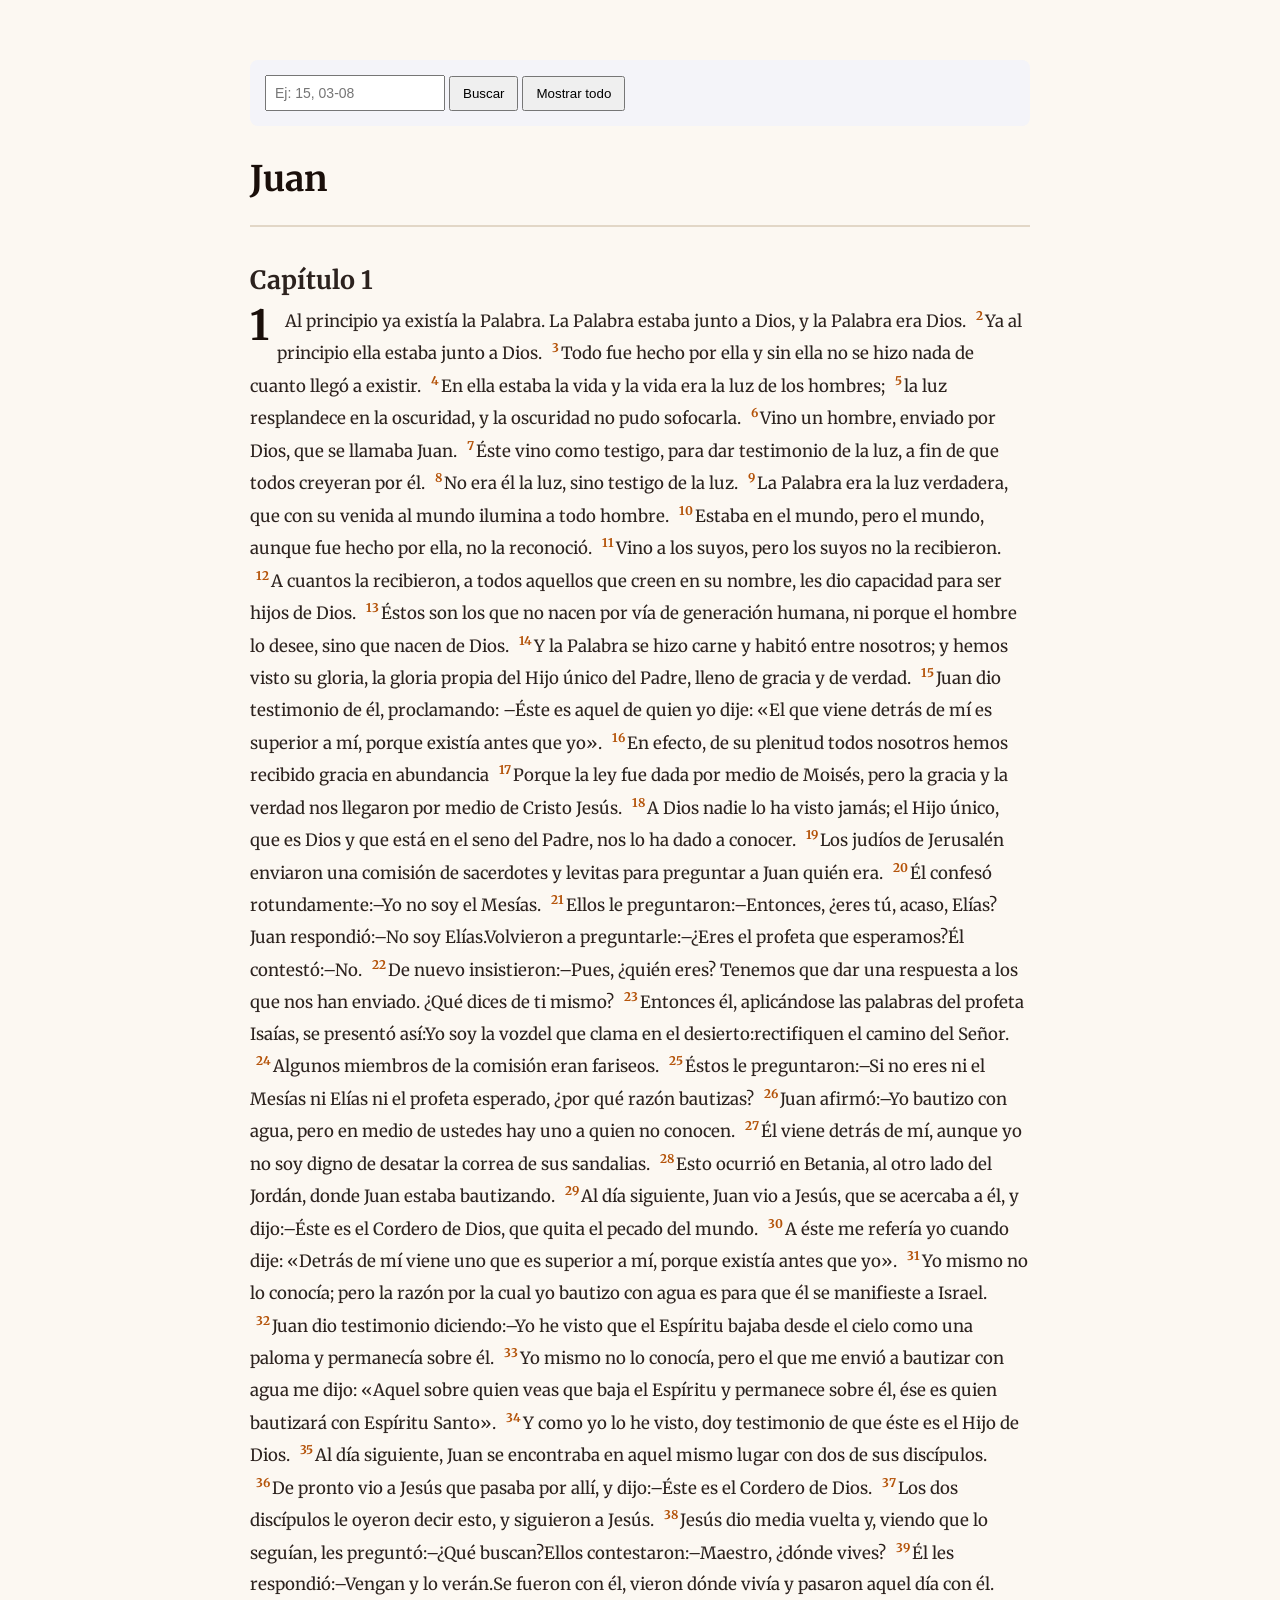
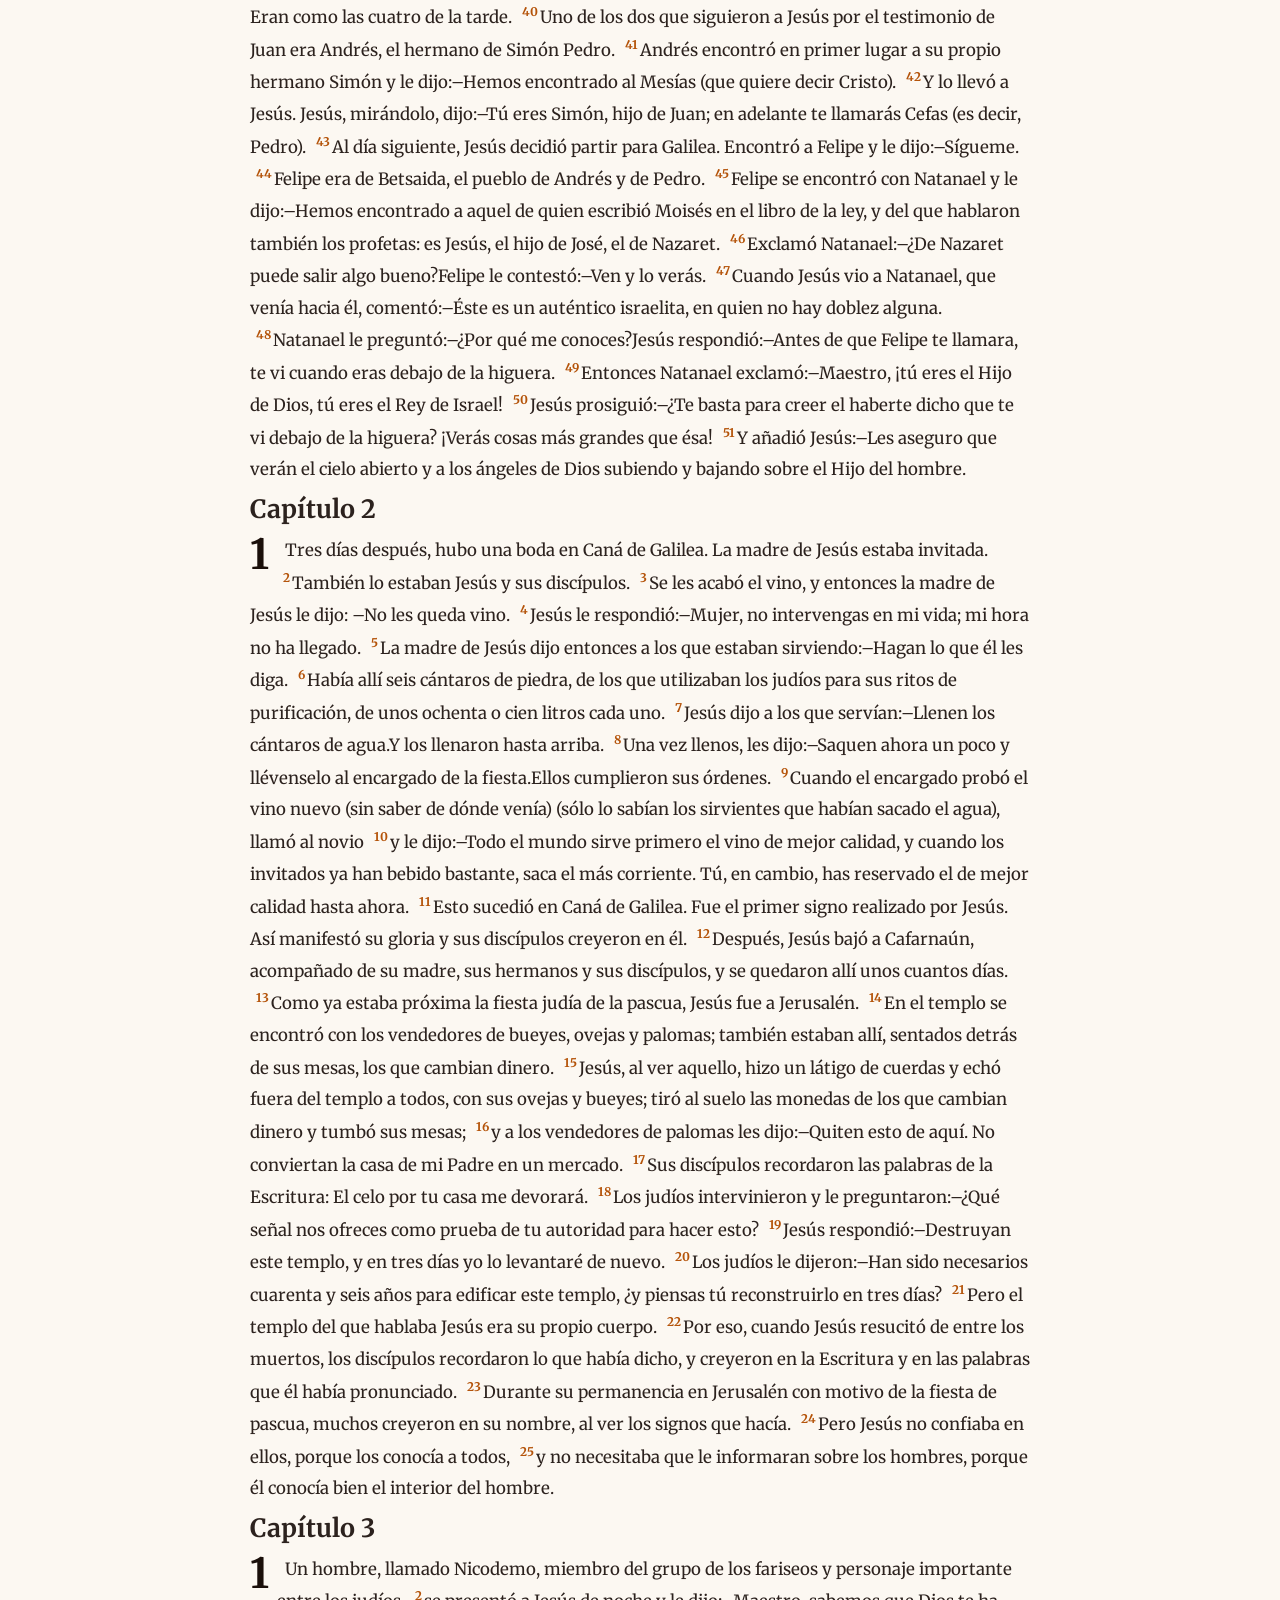
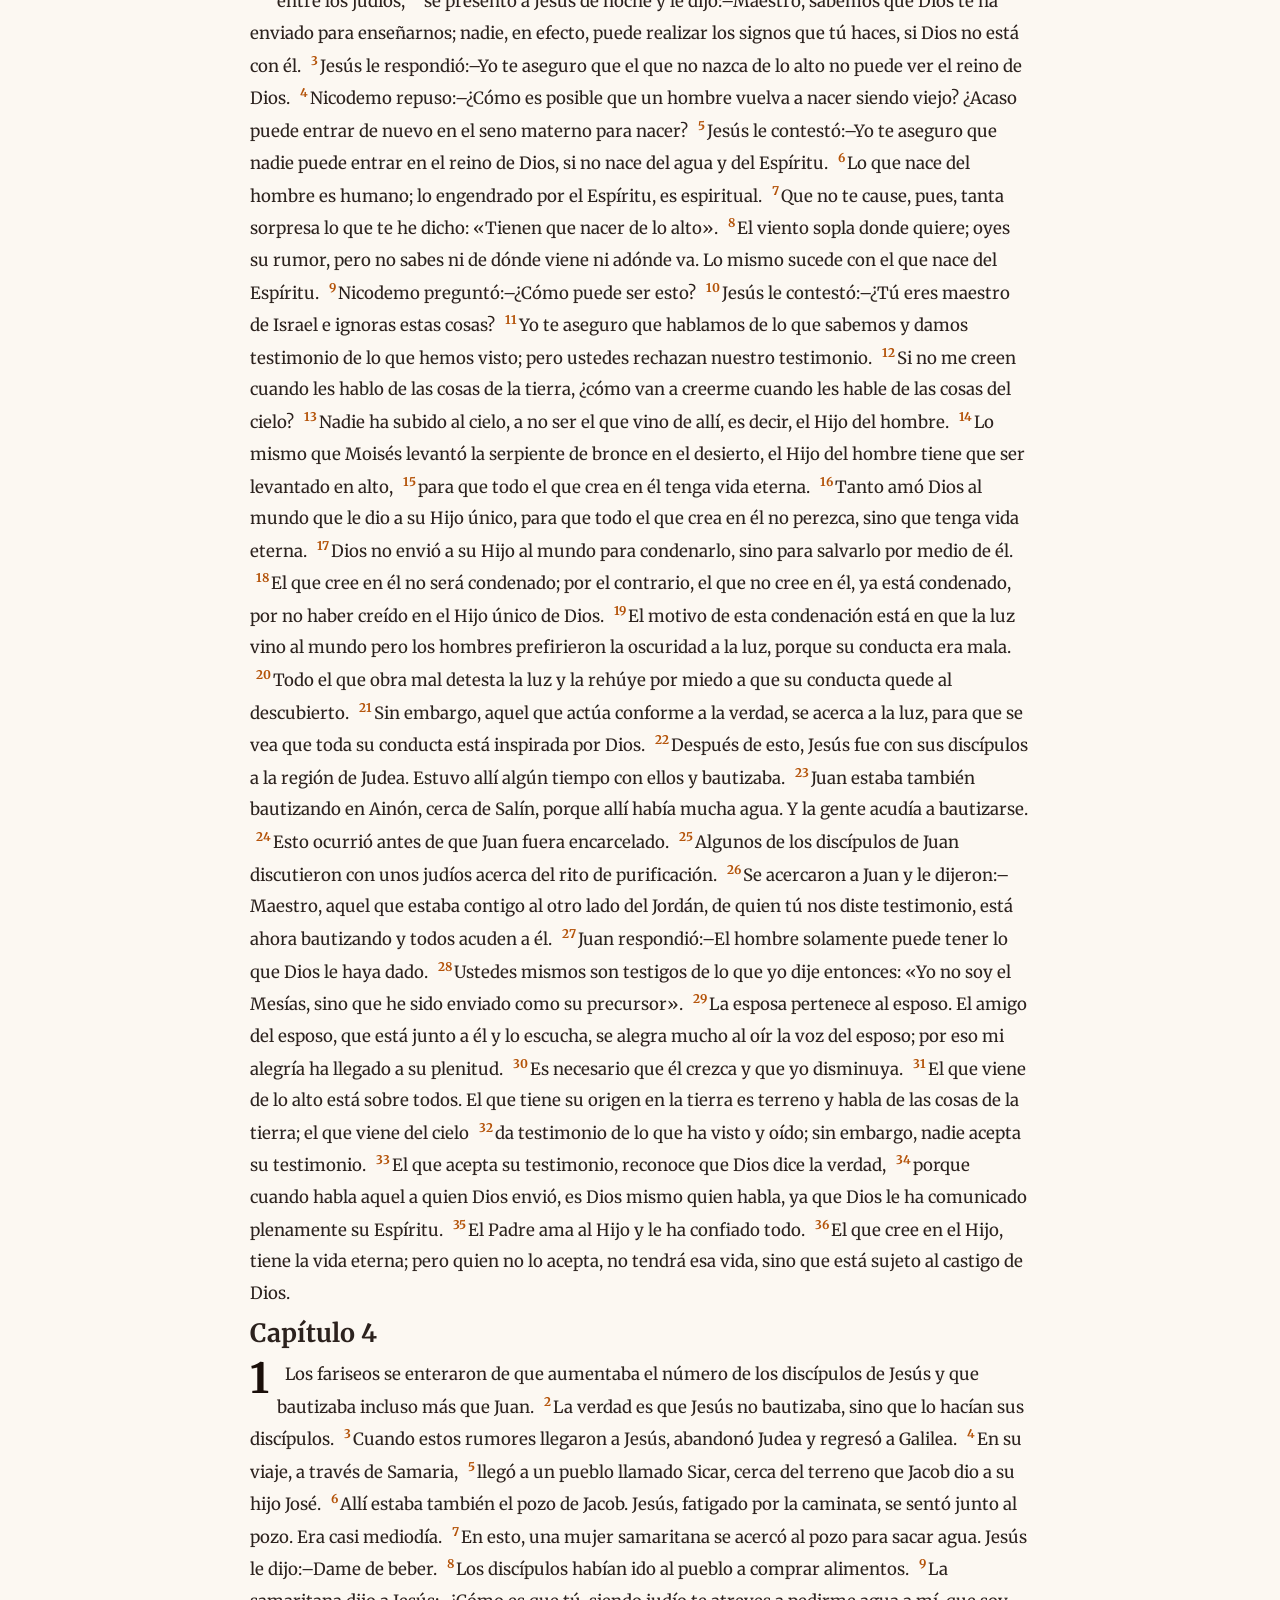
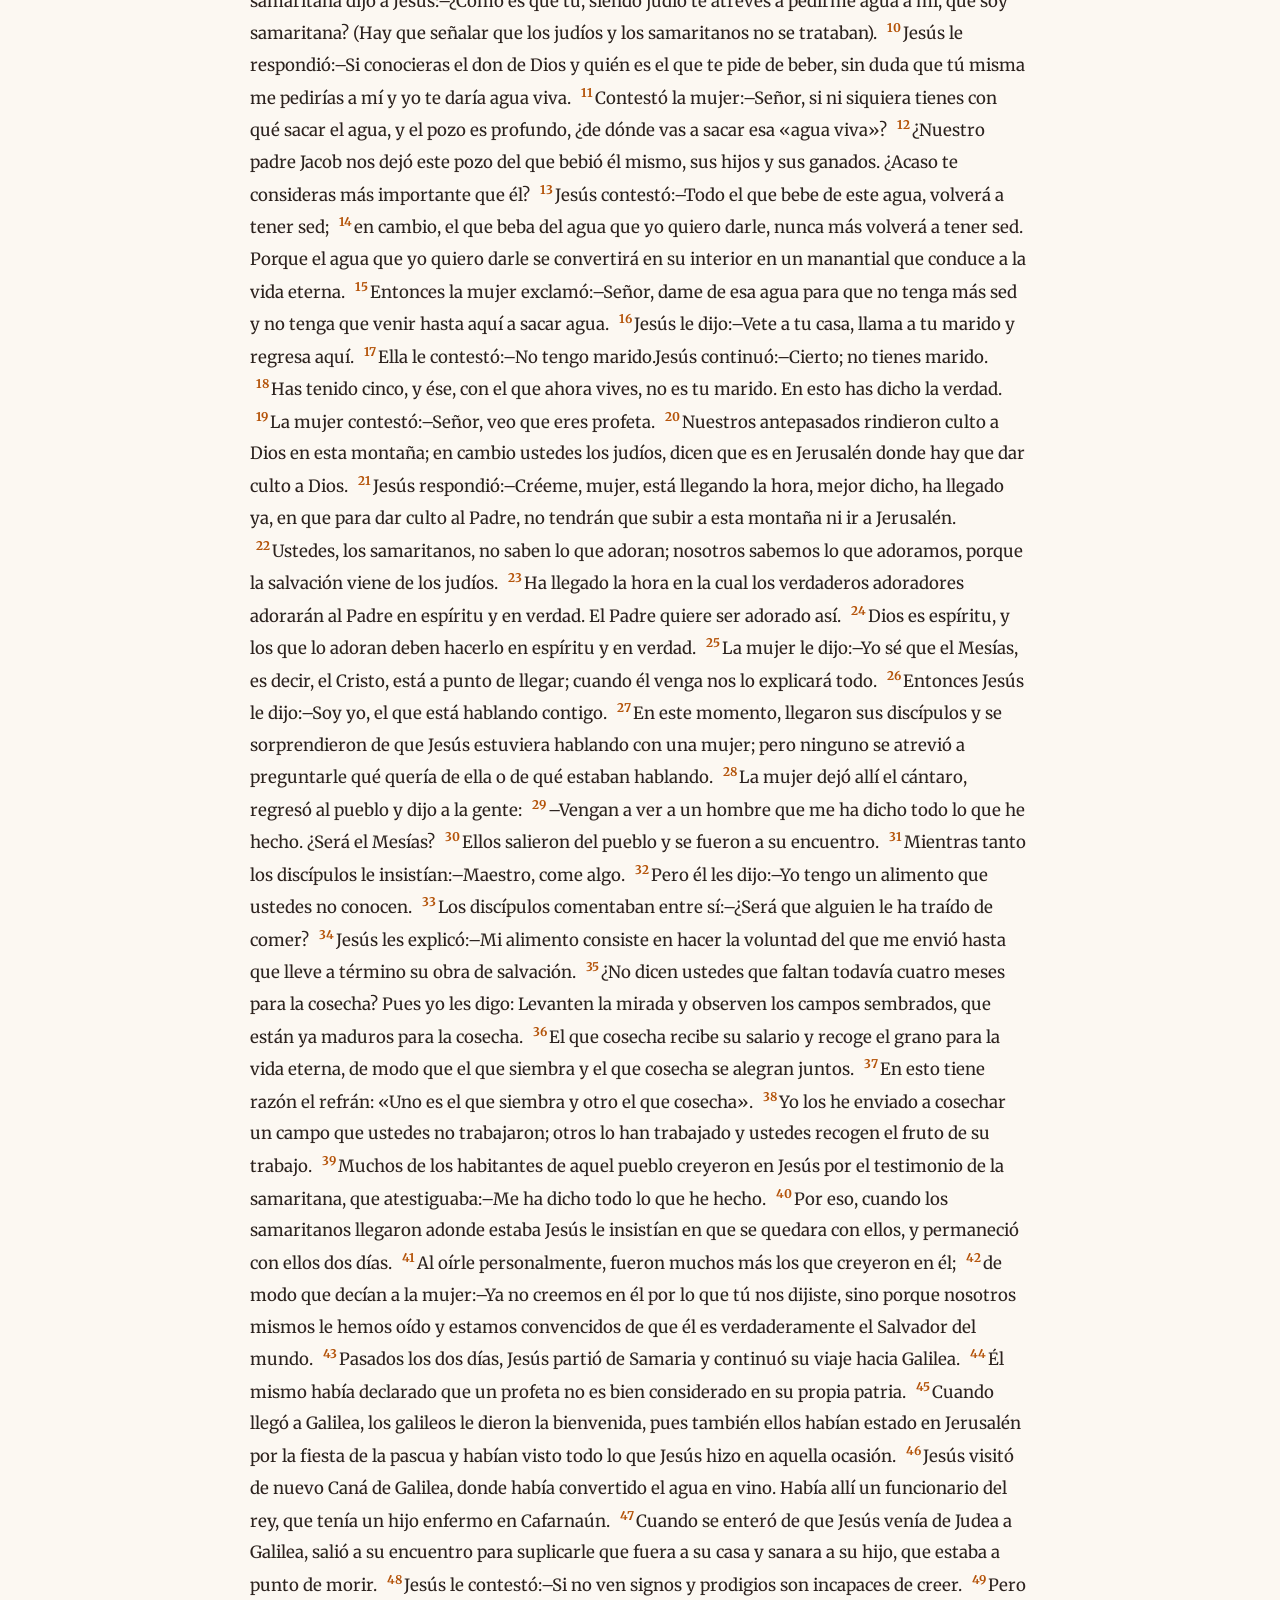
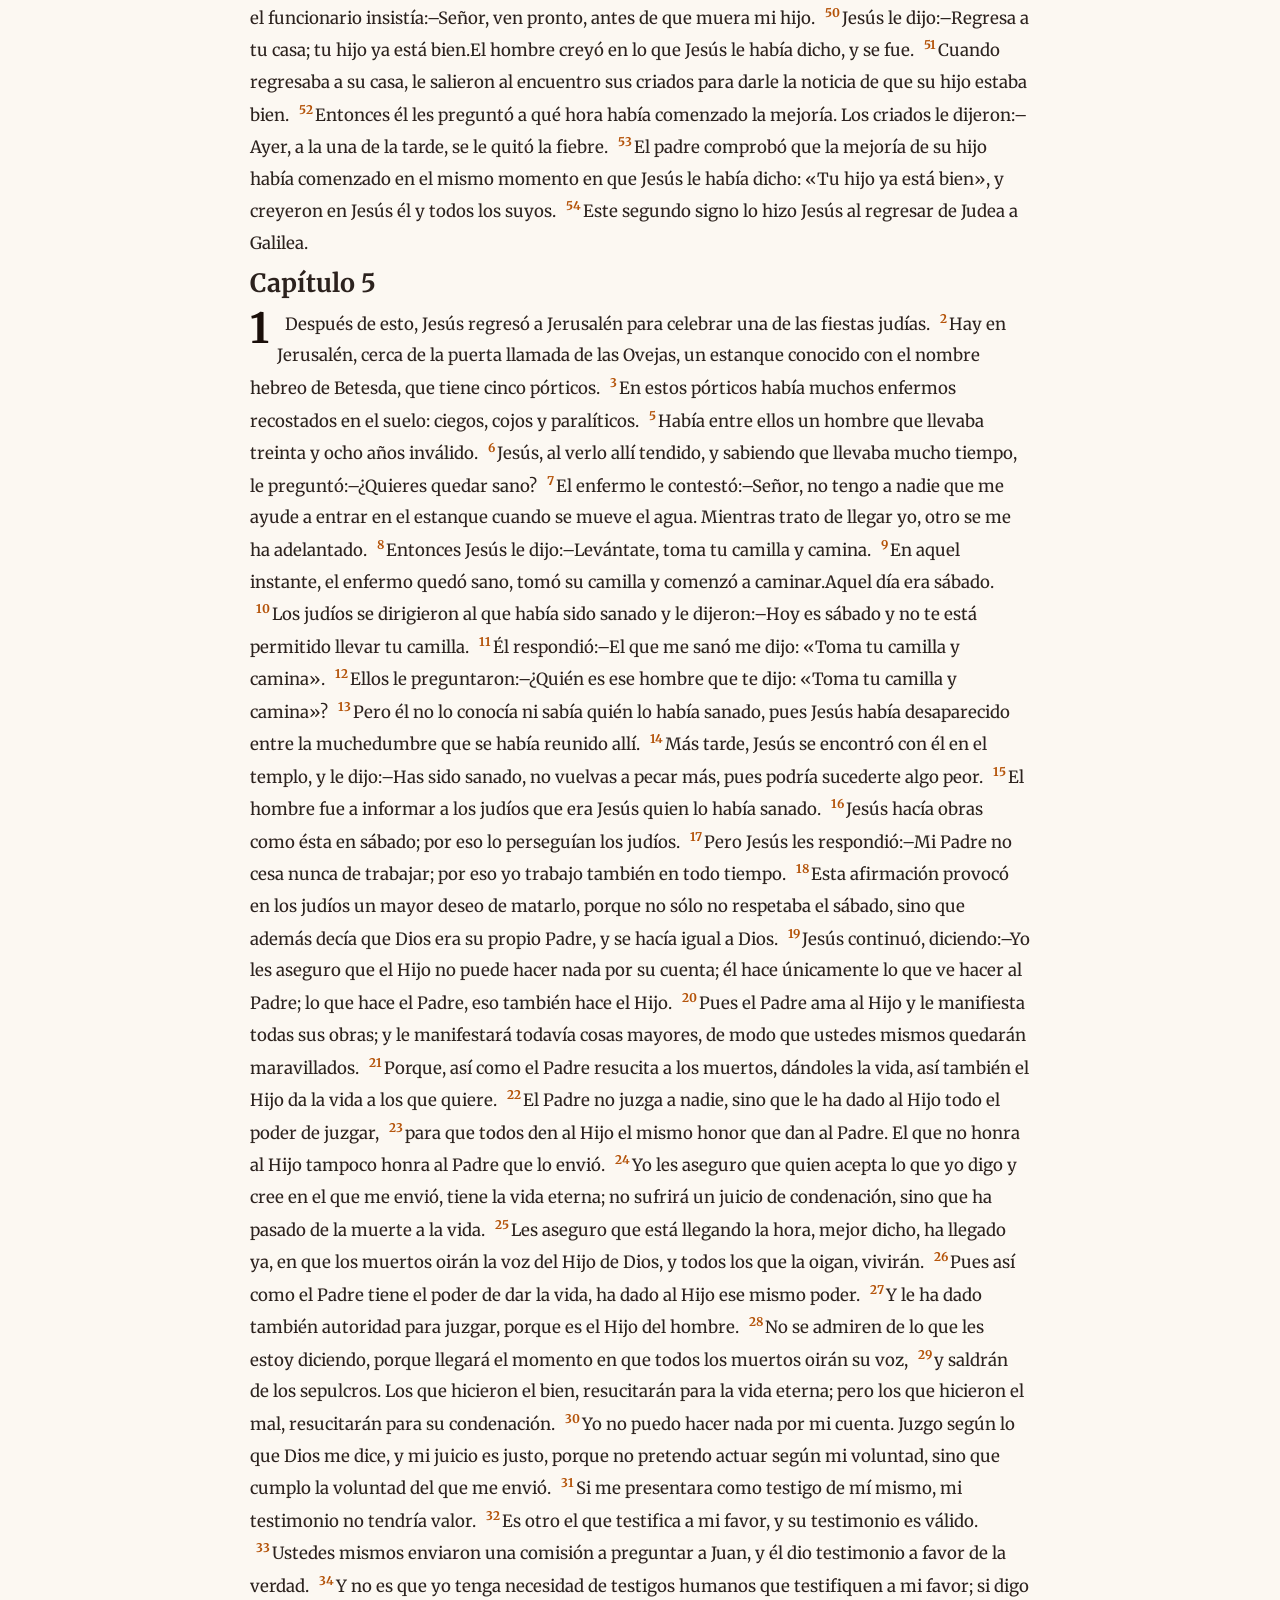
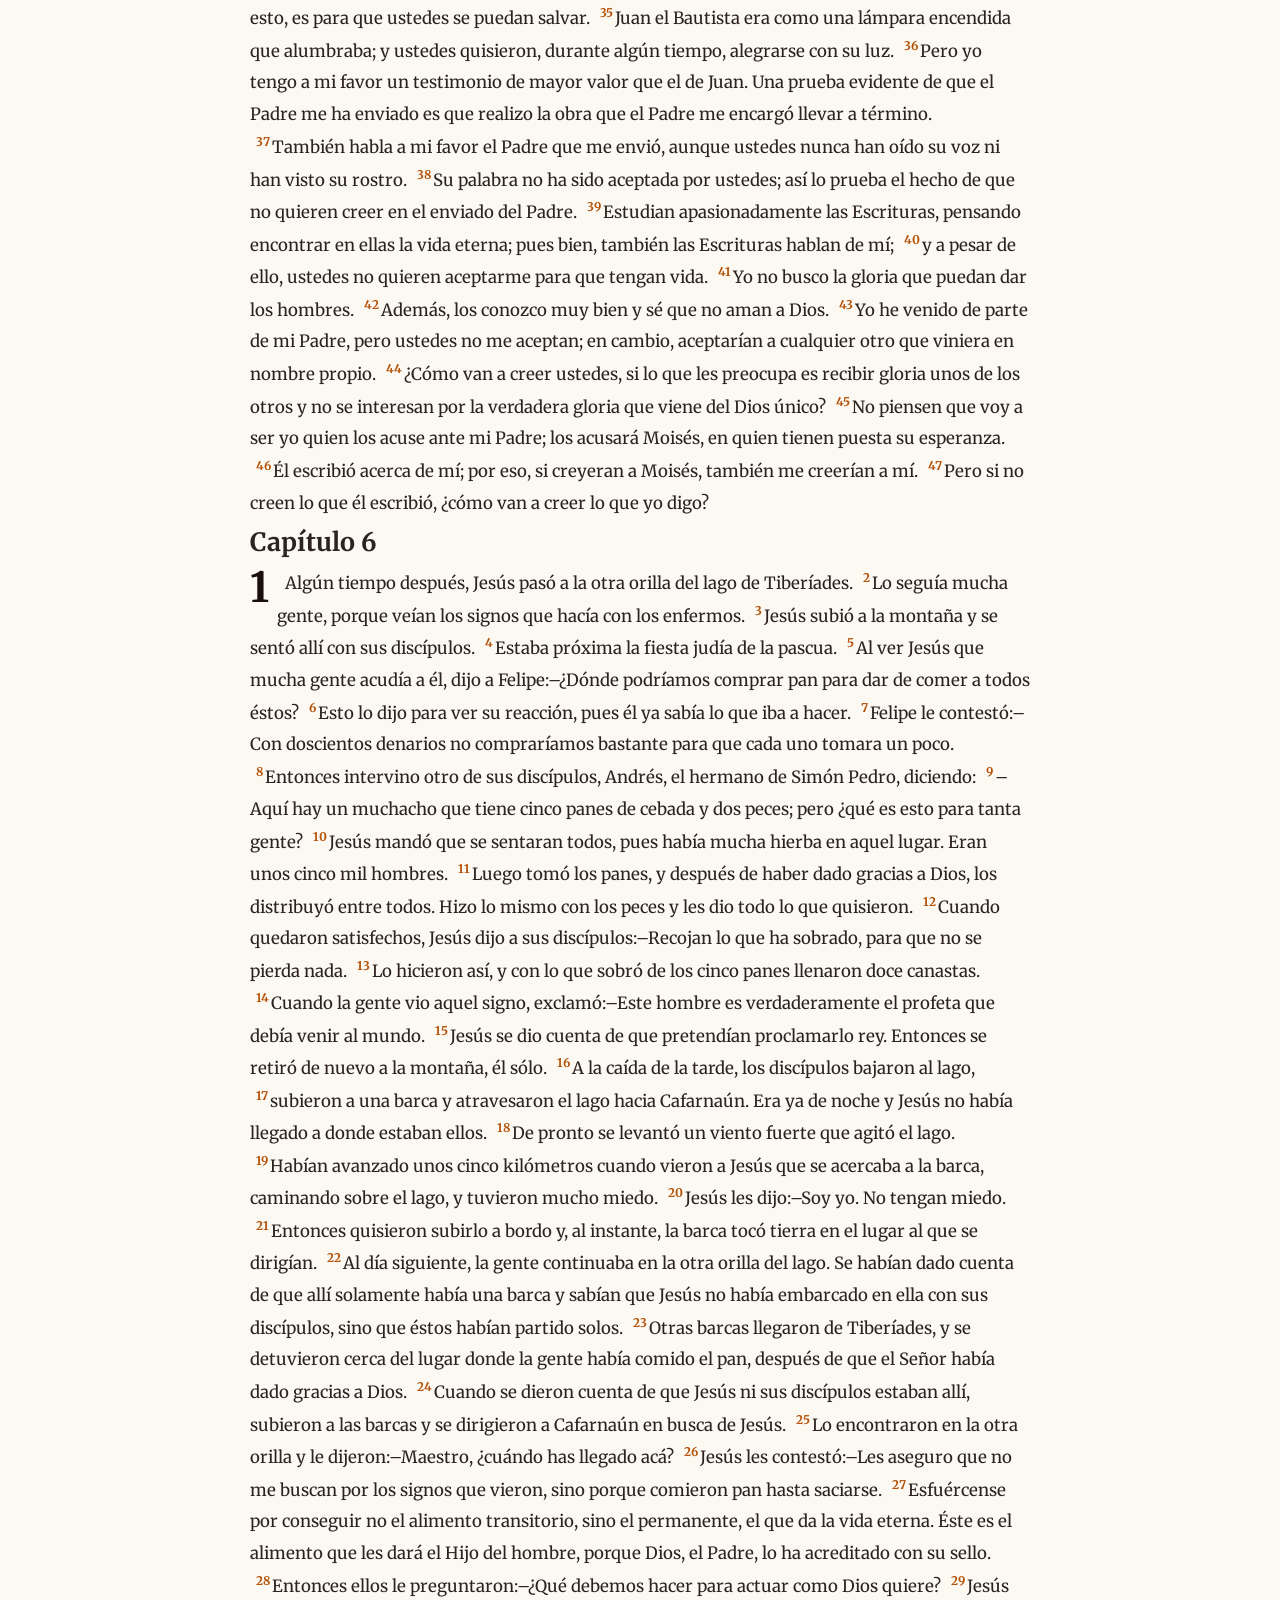
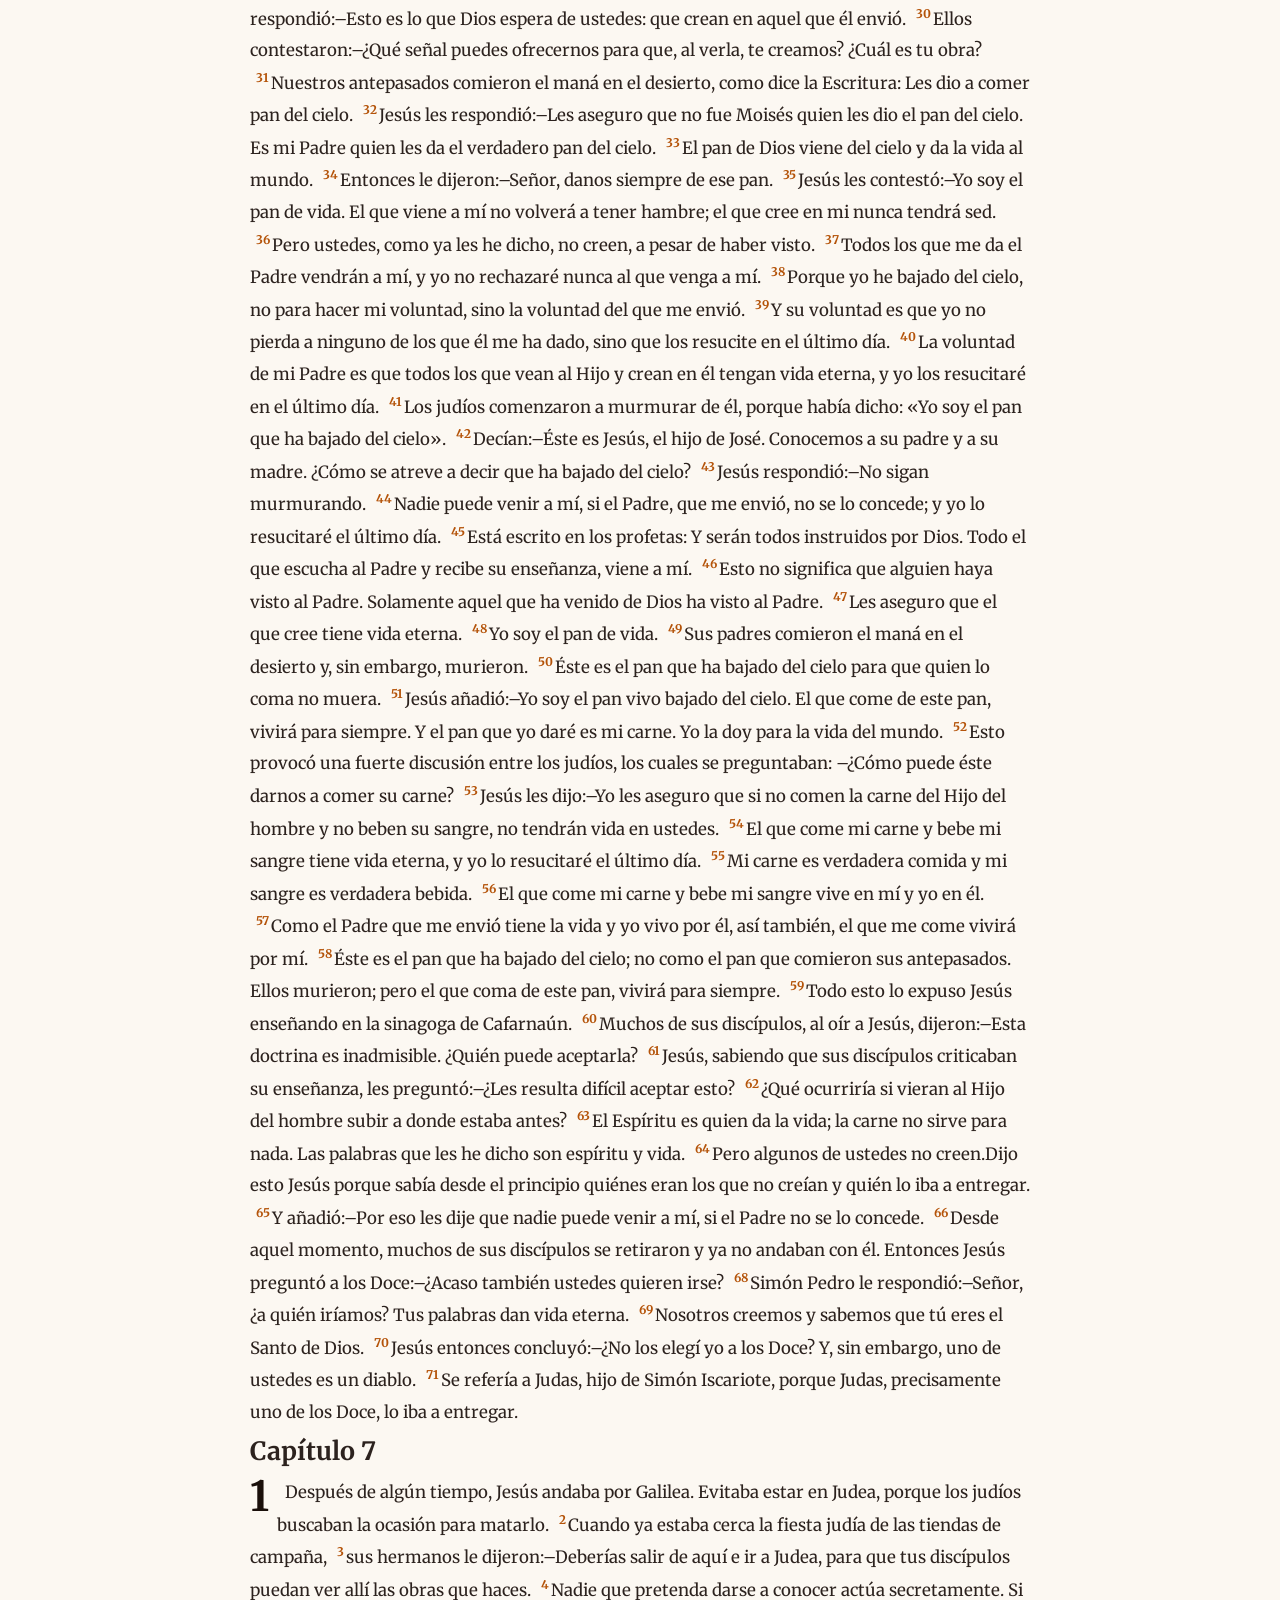
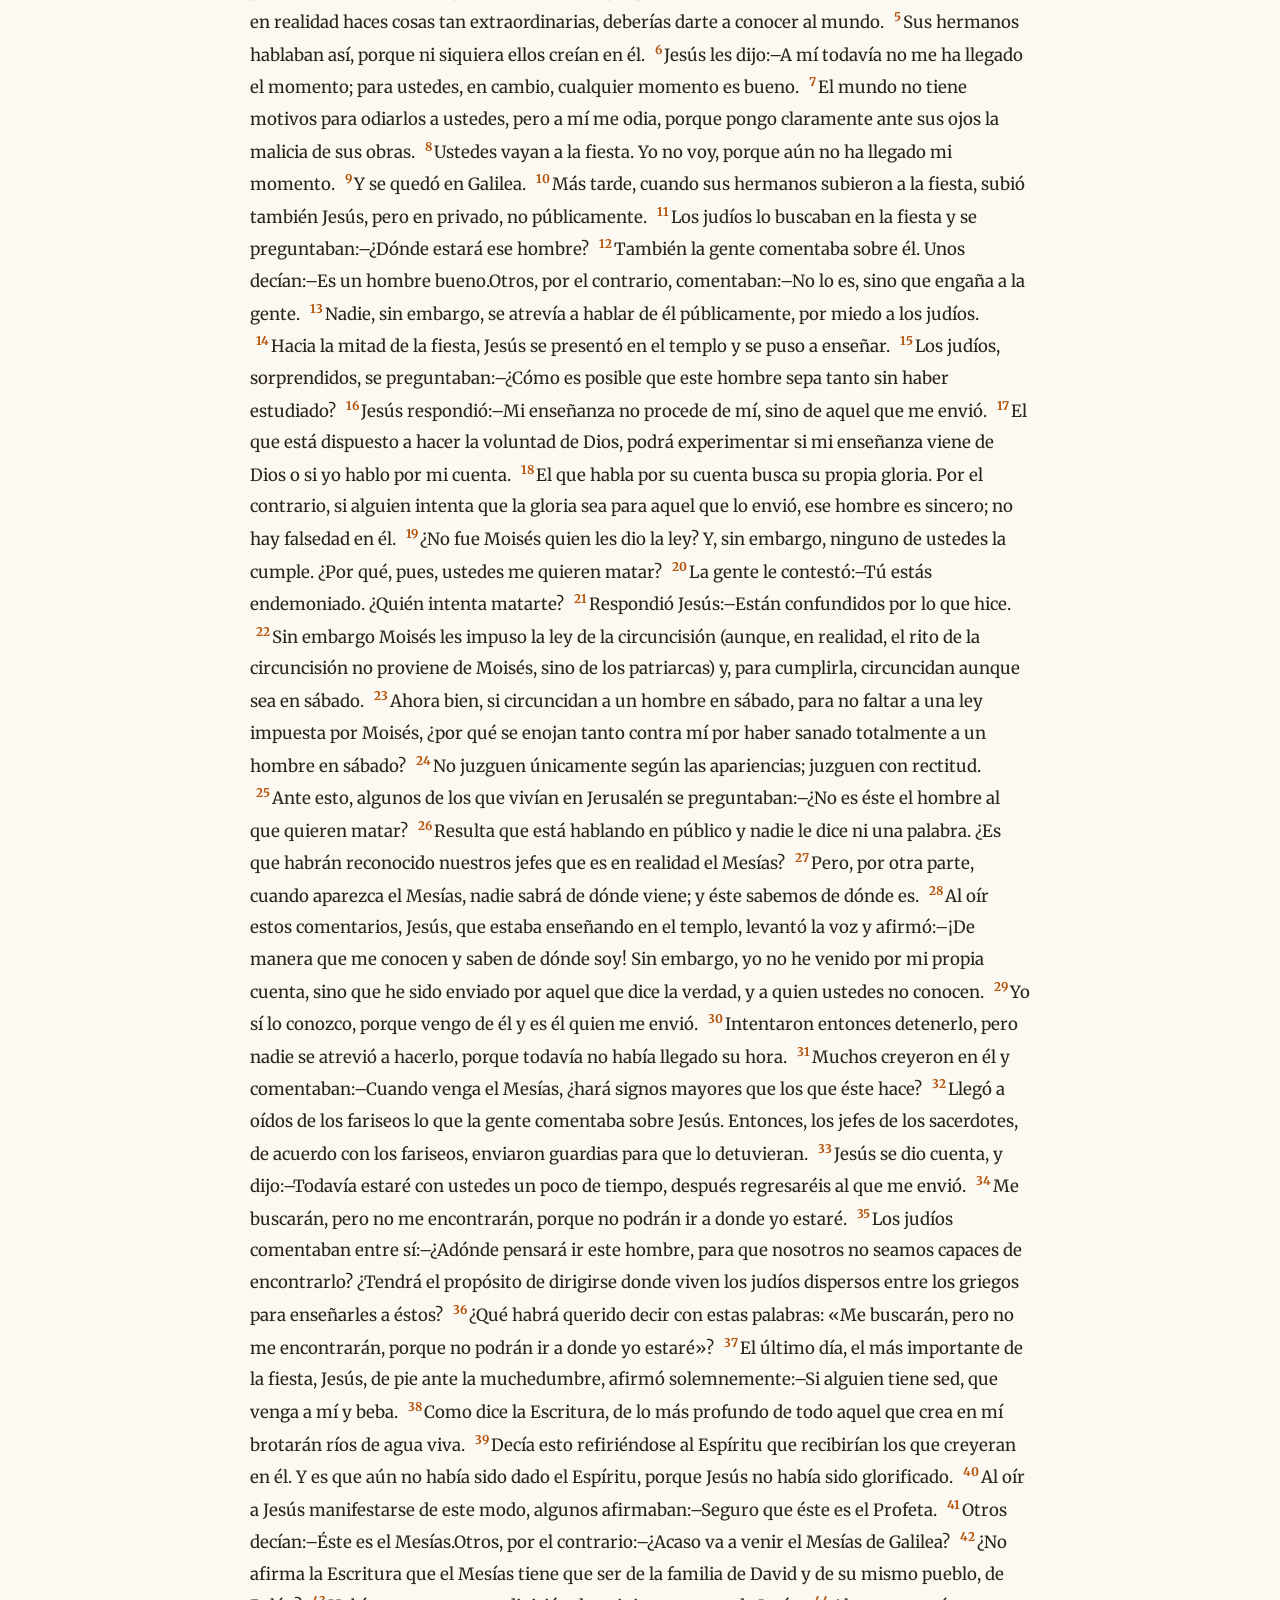
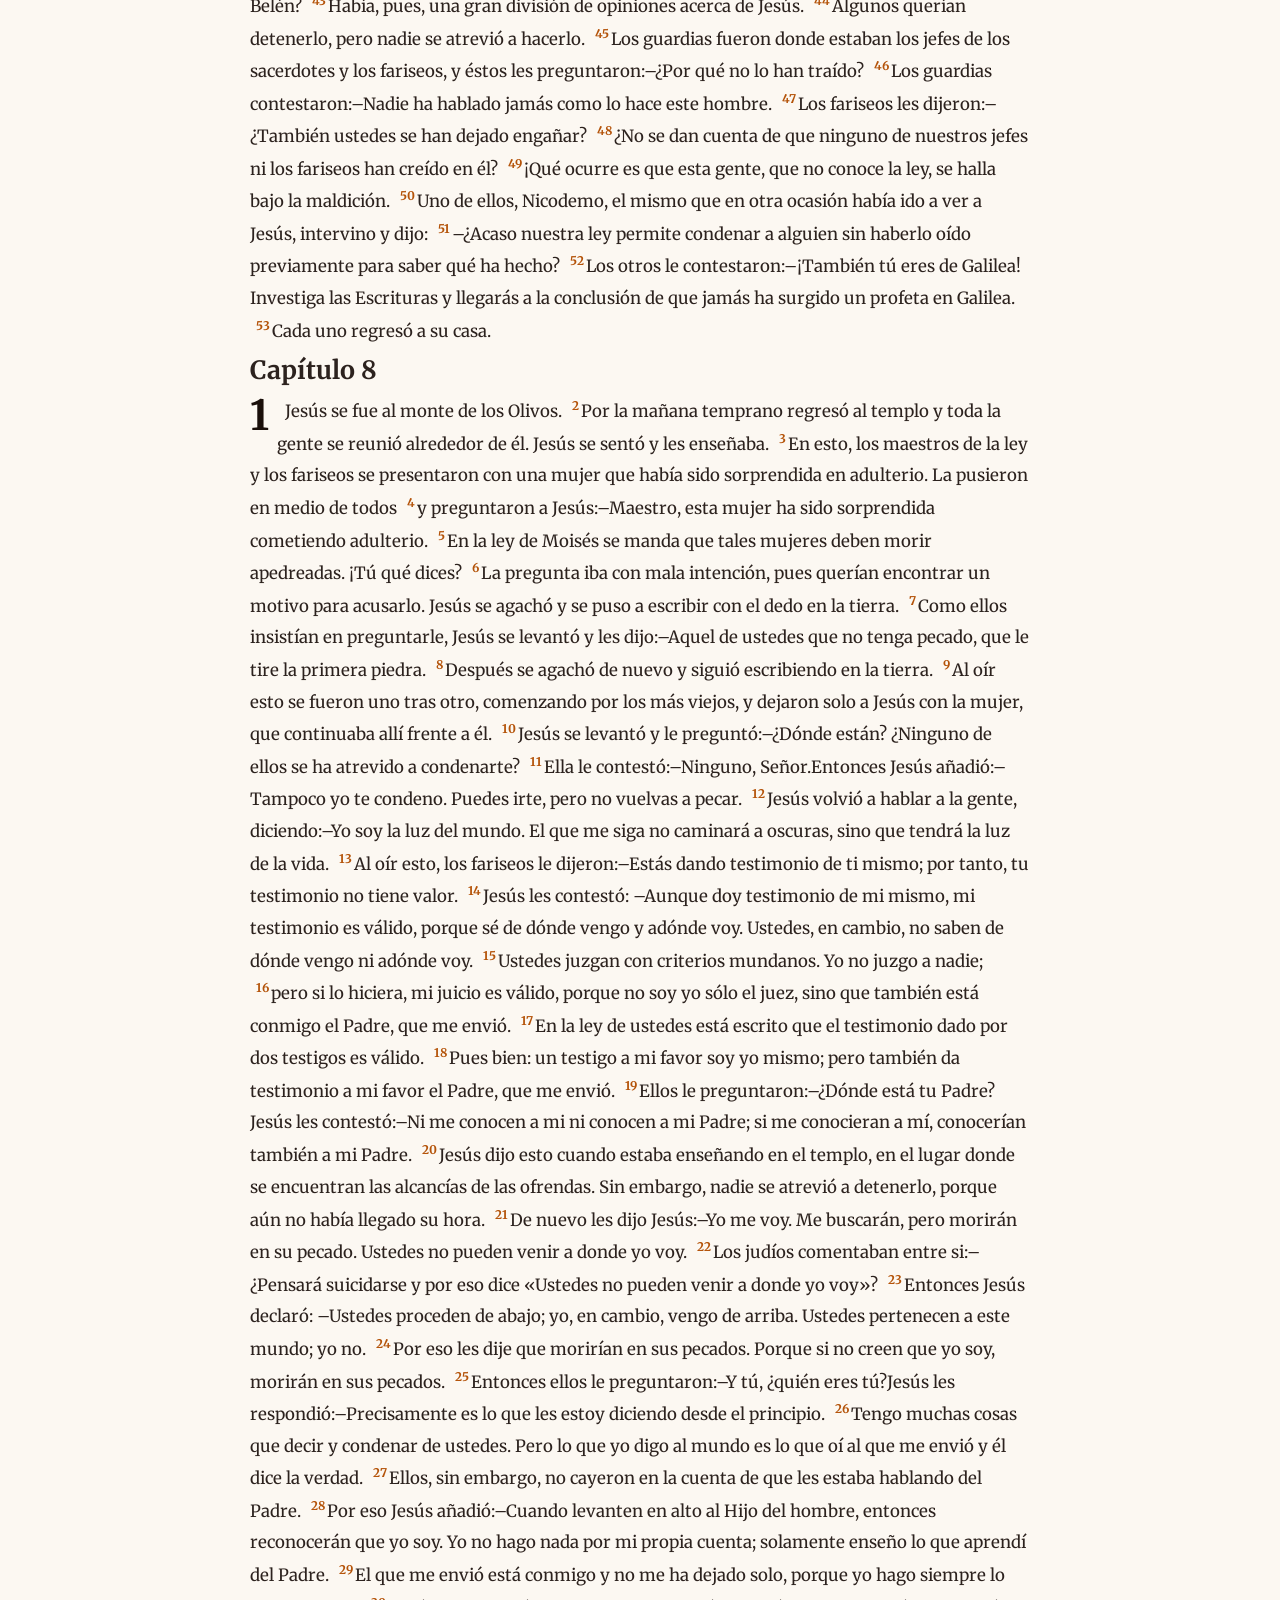
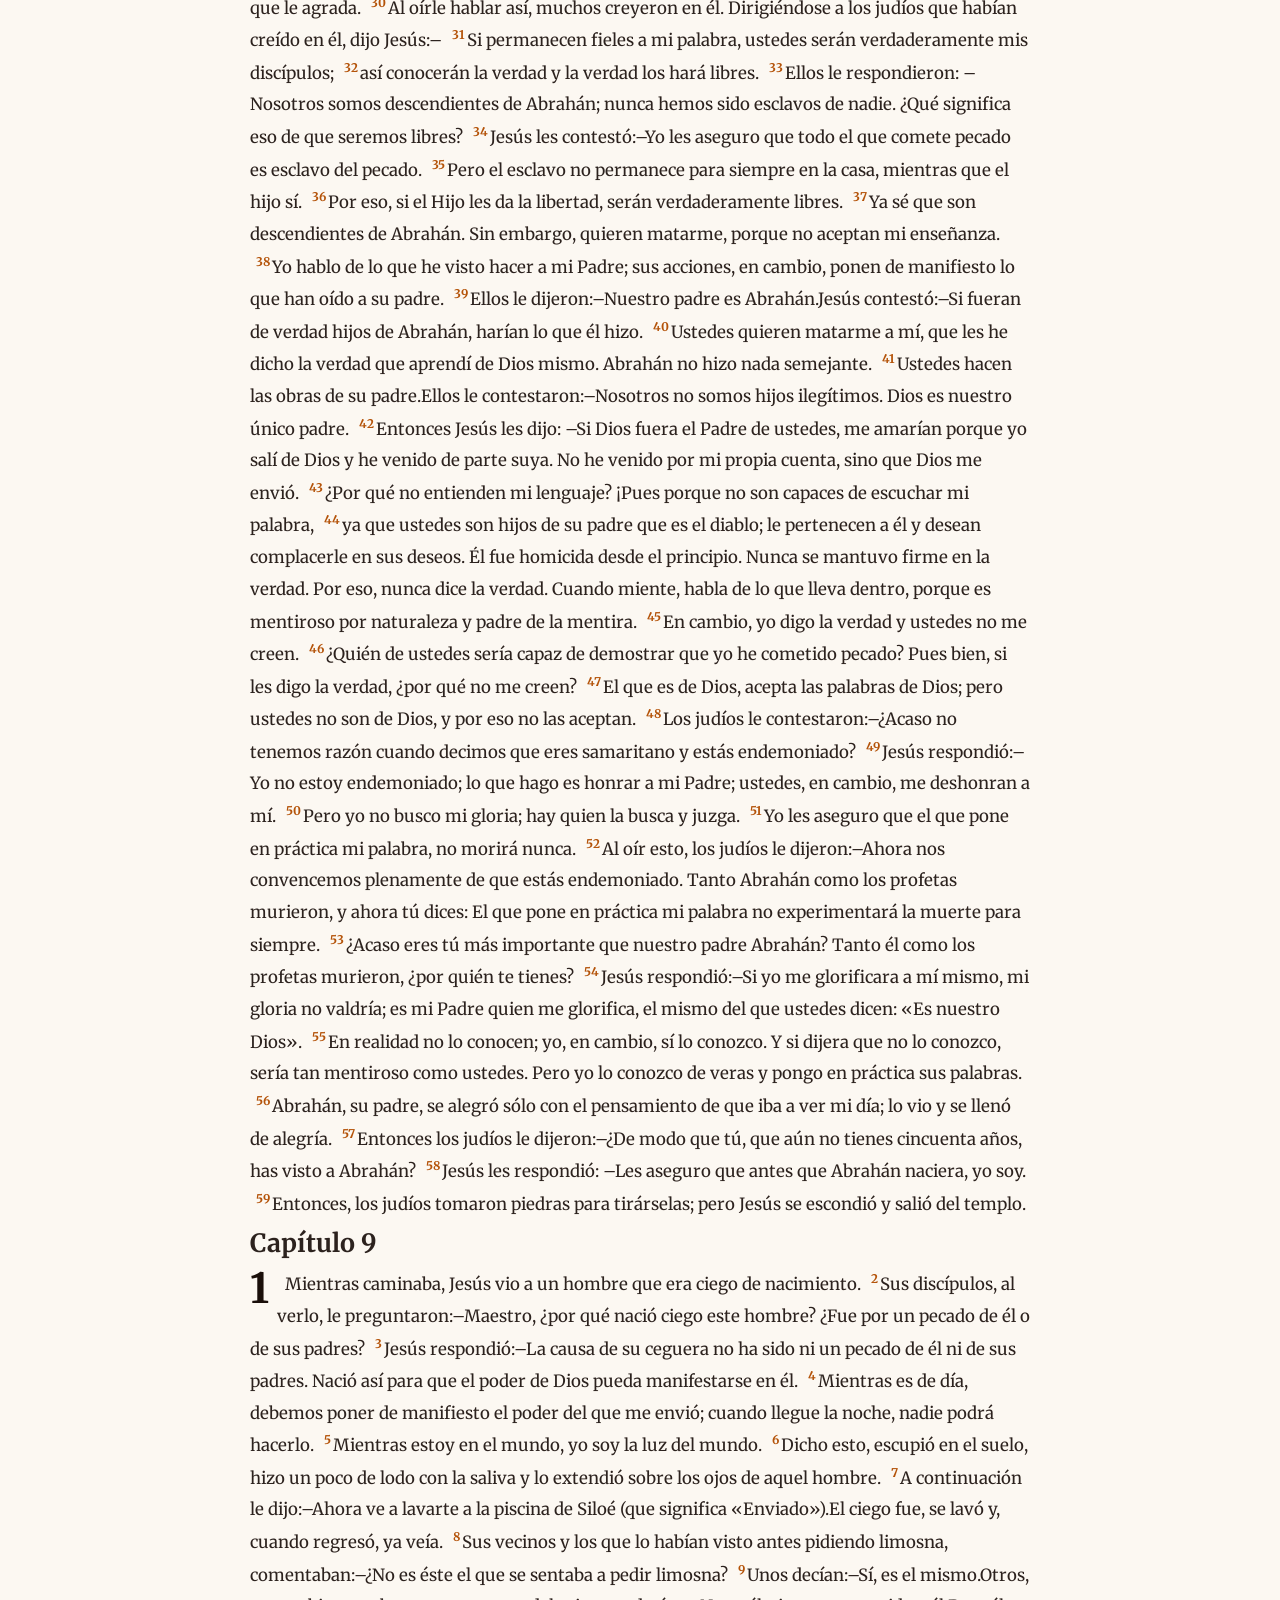
<file: libros/juan.html>
<!DOCTYPE html>
<html lang="es">
<head>
  <meta charset="UTF-8">
  <meta name="viewport" content="width=device-width, initial-scale=1.0">
  <title>Evangelio según San Juan</title>
  <link rel="stylesheet" href="estilos-libro.css">
  <script src="buscador.js" defer></script>
</head>
<body>

  <div style="margin: 20px 0; padding: 15px; background: #f4f4f9; border-radius: 8px;">
    <input type="text" id="inputBusqueda" placeholder="Ej: 15, 03-08" style="padding: 8px; font-size: 14px; width: 180px;">
    <button onclick="buscarCita()" style="padding: 8px 12px; cursor: pointer;">Buscar</button>
    <button onclick="limpiarBusqueda()" style="padding: 8px 12px; cursor: pointer;">Mostrar todo</button>
  </div>

  <h1>Juan</h1>
  
  <h2>Capítulo 1</h2>
  <p>
    <sup>1</sup>Al principio ya existía la Palabra. La Palabra estaba junto a Dios, y la Palabra era Dios. 
    <sup>2</sup>Ya al principio ella estaba junto a Dios. 
    <sup>3</sup>Todo fue hecho por ella y sin ella no se hizo nada de cuanto llegó a existir. 
    <sup>4</sup>En ella estaba la vida y la vida era la luz de los hombres; 
    <sup>5</sup>la luz resplandece en la oscuridad, y la oscuridad no pudo sofocarla. 
    <sup>6</sup>Vino un hombre, enviado por Dios, que se llamaba Juan. 
    <sup>7</sup>Éste vino como testigo, para dar testimonio de la luz, a fin de que todos creyeran por él. 
    <sup>8</sup>No era él la luz, sino testigo de la luz. 
    <sup>9</sup>La Palabra era la luz verdadera, que con su venida al mundo ilumina a todo hombre. 
    <sup>10</sup>Estaba en el mundo, pero el mundo, aunque fue hecho por ella, no la reconoció. 
    <sup>11</sup>Vino a los suyos, pero los suyos no la recibieron. 
    <sup>12</sup>A cuantos la recibieron, a todos aquellos que creen en su nombre, les dio capacidad para ser hijos de Dios. 
    <sup>13</sup>Éstos son los que no nacen por vía de generación humana, ni porque el hombre lo desee, sino que nacen de Dios. 
    <sup>14</sup>Y la Palabra se hizo carne y habitó entre nosotros; y hemos visto su gloria, la gloria propia del Hijo único del Padre, lleno de gracia y de verdad. 
    <sup>15</sup>Juan dio testimonio de él, proclamando: –Éste es aquel de quien yo dije: «El que viene detrás de mí es superior a mí, porque existía antes que yo». 
    <sup>16</sup>En efecto, de su plenitud todos nosotros hemos recibido gracia en abundancia 
    <sup>17</sup>Porque la ley fue dada por medio de Moisés, pero la gracia y la verdad nos llegaron por medio de Cristo Jesús. 
    <sup>18</sup>A Dios nadie lo ha visto jamás; el Hijo único, que es Dios y que está en el seno del Padre, nos lo ha dado a conocer. 
    <sup>19</sup>Los judíos de Jerusalén enviaron una comisión de sacerdotes y levitas para preguntar a Juan quién era. 
    <sup>20</sup>Él confesó rotundamente:–Yo no soy el Mesías. 
    <sup>21</sup>Ellos le preguntaron:–Entonces, ¿eres tú, acaso, Elías?Juan respondió:–No soy Elías.Volvieron a preguntarle:–¿Eres el profeta que esperamos?Él contestó:–No. 
    <sup>22</sup>De nuevo insistieron:–Pues, ¿quién eres? Tenemos que dar una respuesta a los que nos han enviado. ¿Qué dices de ti mismo? 
    <sup>23</sup>Entonces él, aplicándose las palabras del profeta Isaías, se presentó así:Yo soy la vozdel que clama en el desierto:rectifiquen el camino del Señor. 
    <sup>24</sup>Algunos miembros de la comisión eran fariseos. 
    <sup>25</sup>Éstos le preguntaron:–Si no eres ni el Mesías ni Elías ni el profeta esperado, ¿por qué razón bautizas? 
    <sup>26</sup>Juan afirmó:–Yo bautizo con agua, pero en medio de ustedes hay uno a quien no conocen. 
    <sup>27</sup>Él viene detrás de mí, aunque yo no soy digno de desatar la correa de sus sandalias. 
    <sup>28</sup>Esto ocurrió en Betania, al otro lado del Jordán, donde Juan estaba bautizando. 
    <sup>29</sup>Al día siguiente, Juan vio a Jesús, que se acercaba a él, y dijo:–Éste es el Cordero de Dios, que quita el pecado del mundo. 
    <sup>30</sup>A éste me refería yo cuando dije: «Detrás de mí viene uno que es superior a mí, porque existía antes que yo». 
    <sup>31</sup>Yo mismo no lo conocía; pero la razón por la cual yo bautizo con agua es para que él se manifieste a Israel. 
    <sup>32</sup>Juan dio testimonio diciendo:–Yo he visto que el Espíritu bajaba desde el cielo como una paloma y permanecía sobre él. 
    <sup>33</sup>Yo mismo no lo conocía, pero el que me envió a bautizar con agua me dijo: «Aquel sobre quien veas que baja el Espíritu y permanece sobre él, ése es quien bautizará con Espíritu Santo». 
    <sup>34</sup>Y como yo lo he visto, doy testimonio de que éste es el Hijo de Dios. 
    <sup>35</sup>Al día siguiente, Juan se encontraba en aquel mismo lugar con dos de sus discípulos. 
    <sup>36</sup>De pronto vio a Jesús que pasaba por allí, y dijo:–Éste es el Cordero de Dios. 
    <sup>37</sup>Los dos discípulos le oyeron decir esto, y siguieron a Jesús. 
    <sup>38</sup>Jesús dio media vuelta y, viendo que lo seguían, les preguntó:–¿Qué buscan?Ellos contestaron:–Maestro, ¿dónde vives? 
    <sup>39</sup>Él les respondió:–Vengan y lo verán.Se fueron con él, vieron dónde vivía y pasaron aquel día con él. Eran como las cuatro de la tarde. 
    <sup>40</sup>Uno de los dos que siguieron a Jesús por el testimonio de Juan era Andrés, el hermano de Simón Pedro. 
    <sup>41</sup>Andrés encontró en primer lugar a su propio hermano Simón y le dijo:–Hemos encontrado al Mesías (que quiere decir Cristo). 
    <sup>42</sup>Y lo llevó a Jesús. Jesús, mirándolo, dijo:–Tú eres Simón, hijo de Juan; en adelante te llamarás Cefas (es decir, Pedro). 
    <sup>43</sup>Al día siguiente, Jesús decidió partir para Galilea. Encontró a Felipe y le dijo:–Sígueme. 
    <sup>44</sup>Felipe era de Betsaida, el pueblo de Andrés y de Pedro. 
    <sup>45</sup>Felipe se encontró con Natanael y le dijo:–Hemos encontrado a aquel de quien escribió Moisés en el libro de la ley, y del que hablaron también los profetas: es Jesús, el hijo de José, el de Nazaret. 
    <sup>46</sup>Exclamó Natanael:–¿De Nazaret puede salir algo bueno?Felipe le contestó:–Ven y lo verás. 
    <sup>47</sup>Cuando Jesús vio a Natanael, que venía hacia él, comentó:–Éste es un auténtico israelita, en quien no hay doblez alguna. 
    <sup>48</sup>Natanael le preguntó:–¿Por qué me conoces?Jesús respondió:–Antes de que Felipe te llamara, te vi cuando eras debajo de la higuera. 
    <sup>49</sup>Entonces Natanael exclamó:–Maestro, ¡tú eres el Hijo de Dios, tú eres el Rey de Israel! 
    <sup>50</sup>Jesús prosiguió:–¿Te basta para creer el haberte dicho que te vi debajo de la higuera? ¡Verás cosas más grandes que ésa! 
    <sup>51</sup>Y añadió Jesús:–Les aseguro que verán el cielo abierto y a los ángeles de Dios subiendo y bajando sobre el Hijo del hombre.
  </p>

  <h2>Capítulo 2</h2>
  <p>
    <sup>1</sup>Tres días después, hubo una boda en Caná de Galilea. La madre de Jesús estaba invitada. 
    <sup>2</sup>También lo estaban Jesús y sus discípulos. 
    <sup>3</sup>Se les acabó el vino, y entonces la madre de Jesús le dijo: –No les queda vino. 
    <sup>4</sup>Jesús le respondió:–Mujer, no intervengas en mi vida; mi hora no ha llegado. 
    <sup>5</sup>La madre de Jesús dijo entonces a los que estaban sirviendo:–Hagan lo que él les diga. 
    <sup>6</sup>Había allí seis cántaros de piedra, de los que utilizaban los judíos para sus ritos de purificación, de unos ochenta o cien litros cada uno. 
    <sup>7</sup>Jesús dijo a los que servían:–Llenen los cántaros de agua.Y los llenaron hasta arriba. 
    <sup>8</sup>Una vez llenos, les dijo:–Saquen ahora un poco y llévenselo al encargado de la fiesta.Ellos cumplieron sus órdenes. 
    <sup>9</sup>Cuando el encargado probó el vino nuevo (sin saber de dónde venía) (sólo lo sabían los sirvientes que habían sacado el agua), llamó al novio 
    <sup>10</sup>y le dijo:–Todo el mundo sirve primero el vino de mejor calidad, y cuando los invitados ya han bebido bastante, saca el más corriente. Tú, en cambio, has reservado el de mejor calidad hasta ahora. 
    <sup>11</sup>Esto sucedió en Caná de Galilea. Fue el primer signo realizado por Jesús. Así manifestó su gloria y sus discípulos creyeron en él. 
    <sup>12</sup>Después, Jesús bajó a Cafarnaún, acompañado de su madre, sus hermanos y sus discípulos, y se quedaron allí unos cuantos días. 
    <sup>13</sup>Como ya estaba próxima la fiesta judía de la pascua, Jesús fue a Jerusalén. 
    <sup>14</sup>En el templo se encontró con los vendedores de bueyes, ovejas y palomas; también estaban allí, sentados detrás de sus mesas, los que cambian dinero. 
    <sup>15</sup>Jesús, al ver aquello, hizo un látigo de cuerdas y echó fuera del templo a todos, con sus ovejas y bueyes; tiró al suelo las monedas de los que cambian dinero y tumbó sus mesas; 
    <sup>16</sup>y a los vendedores de palomas les dijo:–Quiten esto de aquí. No conviertan la casa de mi Padre en un mercado. 
    <sup>17</sup>Sus discípulos recordaron las palabras de la Escritura: El celo por tu casa me devorará. 
    <sup>18</sup>Los judíos intervinieron y le preguntaron:–¿Qué señal nos ofreces como prueba de tu autoridad para hacer esto? 
    <sup>19</sup>Jesús respondió:–Destruyan este templo, y en tres días yo lo levantaré de nuevo. 
    <sup>20</sup>Los judíos le dijeron:–Han sido necesarios cuarenta y seis años para edificar este templo, ¿y piensas tú reconstruirlo en tres días? 
    <sup>21</sup>Pero el templo del que hablaba Jesús era su propio cuerpo. 
    <sup>22</sup>Por eso, cuando Jesús resucitó de entre los muertos, los discípulos recordaron lo que había dicho, y creyeron en la Escritura y en las palabras que él había pronunciado. 
    <sup>23</sup>Durante su permanencia en Jerusalén con motivo de la fiesta de pascua, muchos creyeron en su nombre, al ver los signos que hacía. 
    <sup>24</sup>Pero Jesús no confiaba en ellos, porque los conocía a todos, 
    <sup>25</sup>y no necesitaba que le informaran sobre los hombres, porque él conocía bien el interior del hombre.
  </p>

  <h2>Capítulo 3</h2>
  <p>
    <sup>1</sup>Un hombre, llamado Nicodemo, miembro del grupo de los fariseos y personaje importante entre los judíos, 
    <sup>2</sup>se presentó a Jesús de noche y le dijo:–Maestro, sabemos que Dios te ha enviado para enseñarnos; nadie, en efecto, puede realizar los signos que tú haces, si Dios no está con él. 
    <sup>3</sup>Jesús le respondió:–Yo te aseguro que el que no nazca de lo alto no puede ver el reino de Dios. 
    <sup>4</sup>Nicodemo repuso:–¿Cómo es posible que un hombre vuelva a nacer siendo viejo? ¿Acaso puede entrar de nuevo en el seno materno para nacer? 
    <sup>5</sup>Jesús le contestó:–Yo te aseguro que nadie puede entrar en el reino de Dios, si no nace del agua y del Espíritu. 
    <sup>6</sup>Lo que nace del hombre es humano; lo engendrado por el Espíritu, es espiritual. 
    <sup>7</sup>Que no te cause, pues, tanta sorpresa lo que te he dicho: «Tienen que nacer de lo alto». 
    <sup>8</sup>El viento sopla donde quiere; oyes su rumor, pero no sabes ni de dónde viene ni adónde va. Lo mismo sucede con el que nace del Espíritu. 
    <sup>9</sup>Nicodemo preguntó:–¿Cómo puede ser esto? 
    <sup>10</sup>Jesús le contestó:–¿Tú eres maestro de Israel e ignoras estas cosas? 
    <sup>11</sup>Yo te aseguro que hablamos de lo que sabemos y damos testimonio de lo que hemos visto; pero ustedes rechazan nuestro testimonio. 
    <sup>12</sup>Si no me creen cuando les hablo de las cosas de la tierra, ¿cómo van a creerme cuando les hable de las cosas del cielo? 
    <sup>13</sup>Nadie ha subido al cielo, a no ser el que vino de allí, es decir, el Hijo del hombre. 
    <sup>14</sup>Lo mismo que Moisés levantó la serpiente de bronce en el desierto, el Hijo del hombre tiene que ser levantado en alto, 
    <sup>15</sup>para que todo el que crea en él tenga vida eterna. 
    <sup>16</sup>Tanto amó Dios al mundo que le dio a su Hijo único, para que todo el que crea en él no perezca, sino que tenga vida eterna. 
    <sup>17</sup>Dios no envió a su Hijo al mundo para condenarlo, sino para salvarlo por medio de él. 
    <sup>18</sup>El que cree en él no será condenado; por el contrario, el que no cree en él, ya está condenado, por no haber creído en el Hijo único de Dios. 
    <sup>19</sup>El motivo de esta condenación está en que la luz vino al mundo pero los hombres prefirieron la oscuridad a la luz, porque su conducta era mala. 
    <sup>20</sup>Todo el que obra mal detesta la luz y la rehúye por miedo a que su conducta quede al descubierto. 
    <sup>21</sup>Sin embargo, aquel que actúa conforme a la verdad, se acerca a la luz, para que se vea que toda su conducta está inspirada por Dios. 
    <sup>22</sup>Después de esto, Jesús fue con sus discípulos a la región de Judea. Estuvo allí algún tiempo con ellos y bautizaba. 
    <sup>23</sup>Juan estaba también bautizando en Ainón, cerca de Salín, porque allí había mucha agua. Y la gente acudía a bautizarse. 
    <sup>24</sup>Esto ocurrió antes de que Juan fuera encarcelado. 
    <sup>25</sup>Algunos de los discípulos de Juan discutieron con unos judíos acerca del rito de purificación. 
    <sup>26</sup>Se acercaron a Juan y le dijeron:–Maestro, aquel que estaba contigo al otro lado del Jordán, de quien tú nos diste testimonio, está ahora bautizando y todos acuden a él. 
    <sup>27</sup>Juan respondió:–El hombre solamente puede tener lo que Dios le haya dado. 
    <sup>28</sup>Ustedes mismos son testigos de lo que yo dije entonces: «Yo no soy el Mesías, sino que he sido enviado como su precursor». 
    <sup>29</sup>La esposa pertenece al esposo. El amigo del esposo, que está junto a él y lo escucha, se alegra mucho al oír la voz del esposo; por eso mi alegría ha llegado a su plenitud. 
    <sup>30</sup>Es necesario que él crezca y que yo disminuya. 
    <sup>31</sup>El que viene de lo alto está sobre todos. El que tiene su origen en la tierra es terreno y habla de las cosas de la tierra; el que viene del cielo 
    <sup>32</sup>da testimonio de lo que ha visto y oído; sin embargo, nadie acepta su testimonio. 
    <sup>33</sup>El que acepta su testimonio, reconoce que Dios dice la verdad, 
    <sup>34</sup>porque cuando habla aquel a quien Dios envió, es Dios mismo quien habla, ya que Dios le ha comunicado plenamente su Espíritu. 
    <sup>35</sup>El Padre ama al Hijo y le ha confiado todo. 
    <sup>36</sup>El que cree en el Hijo, tiene la vida eterna; pero quien no lo acepta, no tendrá esa vida, sino que está sujeto al castigo de Dios.
  </p>

  <h2>Capítulo 4</h2>
  <p>
    <sup>1</sup>Los fariseos se enteraron de que aumentaba el número de los discípulos de Jesús y que bautizaba incluso más que Juan. 
    <sup>2</sup>La verdad es que Jesús no bautizaba, sino que lo hacían sus discípulos. 
    <sup>3</sup>Cuando estos rumores llegaron a Jesús, abandonó Judea y regresó a Galilea. 
    <sup>4</sup>En su viaje, a través de Samaria, 
    <sup>5</sup>llegó a un pueblo llamado Sicar, cerca del terreno que Jacob dio a su hijo José. 
    <sup>6</sup>Allí estaba también el pozo de Jacob. Jesús, fatigado por la caminata, se sentó junto al pozo. Era casi mediodía. 
    <sup>7</sup>En esto, una mujer samaritana se acercó al pozo para sacar agua. Jesús le dijo:–Dame de beber. 
    <sup>8</sup>Los discípulos habían ido al pueblo a comprar alimentos. 
    <sup>9</sup>La samaritana dijo a Jesús:–¿Cómo es que tú, siendo judío te atreves a pedirme agua a mí, que soy samaritana? (Hay que señalar que los judíos y los samaritanos no se trataban). 
    <sup>10</sup>Jesús le respondió:–Si conocieras el don de Dios y quién es el que te pide de beber, sin duda que tú misma me pedirías a mí y yo te daría agua viva. 
    <sup>11</sup>Contestó la mujer:–Señor, si ni siquiera tienes con qué sacar el agua, y el pozo es profundo, ¿de dónde vas a sacar esa «agua viva»? 
    <sup>12</sup>¿Nuestro padre Jacob nos dejó este pozo del que bebió él mismo, sus hijos y sus ganados. ¿Acaso te consideras más importante que él? 
    <sup>13</sup>Jesús contestó:–Todo el que bebe de este agua, volverá a tener sed; 
    <sup>14</sup>en cambio, el que beba del agua que yo quiero darle, nunca más volverá a tener sed. Porque el agua que yo quiero darle se convertirá en su interior en un manantial que conduce a la vida eterna. 
    <sup>15</sup>Entonces la mujer exclamó:–Señor, dame de esa agua para que no tenga más sed y no tenga que venir hasta aquí a sacar agua. 
    <sup>16</sup>Jesús le dijo:–Vete a tu casa, llama a tu marido y regresa aquí. 
    <sup>17</sup>Ella le contestó:–No tengo marido.Jesús continuó:–Cierto; no tienes marido. 
    <sup>18</sup>Has tenido cinco, y ése, con el que ahora vives, no es tu marido. En esto has dicho la verdad. 
    <sup>19</sup>La mujer contestó:–Señor, veo que eres profeta. 
    <sup>20</sup>Nuestros antepasados rindieron culto a Dios en esta montaña; en cambio ustedes los judíos, dicen que es en Jerusalén donde hay que dar culto a Dios. 
    <sup>21</sup>Jesús respondió:–Créeme, mujer, está llegando la hora, mejor dicho, ha llegado ya, en que para dar culto al Padre, no tendrán que subir a esta montaña ni ir a Jerusalén. 
    <sup>22</sup>Ustedes, los samaritanos, no saben lo que adoran; nosotros sabemos lo que adoramos, porque la salvación viene de los judíos. 
    <sup>23</sup>Ha llegado la hora en la cual los verdaderos adoradores adorarán al Padre en espíritu y en verdad. El Padre quiere ser adorado así. 
    <sup>24</sup>Dios es espíritu, y los que lo adoran deben hacerlo en espíritu y en verdad. 
    <sup>25</sup>La mujer le dijo:–Yo sé que el Mesías, es decir, el Cristo, está a punto de llegar; cuando él venga nos lo explicará todo. 
    <sup>26</sup>Entonces Jesús le dijo:–Soy yo, el que está hablando contigo. 
    <sup>27</sup>En este momento, llegaron sus discípulos y se sorprendieron de que Jesús estuviera hablando con una mujer; pero ninguno se atrevió a preguntarle qué quería de ella o de qué estaban hablando. 
    <sup>28</sup>La mujer dejó allí el cántaro, regresó al pueblo y dijo a la gente: 
    <sup>29</sup>–Vengan a ver a un hombre que me ha dicho todo lo que he hecho. ¿Será el Mesías? 
    <sup>30</sup>Ellos salieron del pueblo y se fueron a su encuentro. 
    <sup>31</sup>Mientras tanto los discípulos le insistían:–Maestro, come algo. 
    <sup>32</sup>Pero él les dijo:–Yo tengo un alimento que ustedes no conocen. 
    <sup>33</sup>Los discípulos comentaban entre sí:–¿Será que alguien le ha traído de comer? 
    <sup>34</sup>Jesús les explicó:–Mi alimento consiste en hacer la voluntad del que me envió hasta que lleve a término su obra de salvación. 
    <sup>35</sup>¿No dicen ustedes que faltan todavía cuatro meses para la cosecha? Pues yo les digo: Levanten la mirada y observen los campos sembrados, que están ya maduros para la cosecha. 
    <sup>36</sup>El que cosecha recibe su salario y recoge el grano para la vida eterna, de modo que el que siembra y el que cosecha se alegran juntos. 
    <sup>37</sup>En esto tiene razón el refrán: «Uno es el que siembra y otro el que cosecha». 
    <sup>38</sup>Yo los he enviado a cosechar un campo que ustedes no trabajaron; otros lo han trabajado y ustedes recogen el fruto de su trabajo. 
    <sup>39</sup>Muchos de los habitantes de aquel pueblo creyeron en Jesús por el testimonio de la samaritana, que atestiguaba:–Me ha dicho todo lo que he hecho. 
    <sup>40</sup>Por eso, cuando los samaritanos llegaron adonde estaba Jesús le insistían en que se quedara con ellos, y permaneció con ellos dos días. 
    <sup>41</sup>Al oírle personalmente, fueron muchos más los que creyeron en él; 
    <sup>42</sup>de modo que decían a la mujer:–Ya no creemos en él por lo que tú nos dijiste, sino porque nosotros mismos le hemos oído y estamos convencidos de que él es verdaderamente el Salvador del mundo. 
    <sup>43</sup>Pasados los dos días, Jesús partió de Samaria y continuó su viaje hacia Galilea. 
    <sup>44</sup>Él mismo había declarado que un profeta no es bien considerado en su propia patria. 
    <sup>45</sup>Cuando llegó a Galilea, los galileos le dieron la bienvenida, pues también ellos habían estado en Jerusalén por la fiesta de la pascua y habían visto todo lo que Jesús hizo en aquella ocasión. 
    <sup>46</sup>Jesús visitó de nuevo Caná de Galilea, donde había convertido el agua en vino. Había allí un funcionario del rey, que tenía un hijo enfermo en Cafarnaún. 
    <sup>47</sup>Cuando se enteró de que Jesús venía de Judea a Galilea, salió a su encuentro para suplicarle que fuera a su casa y sanara a su hijo, que estaba a punto de morir. 
    <sup>48</sup>Jesús le contestó:–Si no ven signos y prodigios son incapaces de creer. 
    <sup>49</sup>Pero el funcionario insistía:–Señor, ven pronto, antes de que muera mi hijo. 
    <sup>50</sup>Jesús le dijo:–Regresa a tu casa; tu hijo ya está bien.El hombre creyó en lo que Jesús le había dicho, y se fue. 
    <sup>51</sup>Cuando regresaba a su casa, le salieron al encuentro sus criados para darle la noticia de que su hijo estaba bien. 
    <sup>52</sup>Entonces él les preguntó a qué hora había comenzado la mejoría. Los criados le dijeron:–Ayer, a la una de la tarde, se le quitó la fiebre. 
    <sup>53</sup>El padre comprobó que la mejoría de su hijo había comenzado en el mismo momento en que Jesús le había dicho: «Tu hijo ya está bien», y creyeron en Jesús él y todos los suyos. 
    <sup>54</sup>Este segundo signo lo hizo Jesús al regresar de Judea a Galilea.
  </p>

  <h2>Capítulo 5</h2>
  <p>
    <sup>1</sup>Después de esto, Jesús regresó a Jerusalén para celebrar una de las fiestas judías. 
    <sup>2</sup>Hay en Jerusalén, cerca de la puerta llamada de las Ovejas, un estanque conocido con el nombre hebreo de Betesda, que tiene cinco pórticos. 
    <sup>3</sup>En estos pórticos había muchos enfermos recostados en el suelo: ciegos, cojos y paralíticos. 
    <sup>5</sup>Había entre ellos un hombre que llevaba treinta y ocho años inválido. 
    <sup>6</sup>Jesús, al verlo allí tendido, y sabiendo que llevaba mucho tiempo, le preguntó:–¿Quieres quedar sano? 
    <sup>7</sup>El enfermo le contestó:–Señor, no tengo a nadie que me ayude a entrar en el estanque cuando se mueve el agua. Mientras trato de llegar yo, otro se me ha adelantado. 
    <sup>8</sup>Entonces Jesús le dijo:–Levántate, toma tu camilla y camina. 
    <sup>9</sup>En aquel instante, el enfermo quedó sano, tomó su camilla y comenzó a caminar.Aquel día era sábado. 
    <sup>10</sup>Los judíos se dirigieron al que había sido sanado y le dijeron:–Hoy es sábado y no te está permitido llevar tu camilla. 
    <sup>11</sup>Él respondió:–El que me sanó me dijo: «Toma tu camilla y camina». 
    <sup>12</sup>Ellos le preguntaron:–¿Quién es ese hombre que te dijo: «Toma tu camilla y camina»? 
    <sup>13</sup>Pero él no lo conocía ni sabía quién lo había sanado, pues Jesús había desaparecido entre la muchedumbre que se había reunido allí. 
    <sup>14</sup>Más tarde, Jesús se encontró con él en el templo, y le dijo:–Has sido sanado, no vuelvas a pecar más, pues podría sucederte algo peor. 
    <sup>15</sup>El hombre fue a informar a los judíos que era Jesús quien lo había sanado. 
    <sup>16</sup>Jesús hacía obras como ésta en sábado; por eso lo perseguían los judíos. 
    <sup>17</sup>Pero Jesús les respondió:–Mi Padre no cesa nunca de trabajar; por eso yo trabajo también en todo tiempo. 
    <sup>18</sup>Esta afirmación provocó en los judíos un mayor deseo de matarlo, porque no sólo no respetaba el sábado, sino que además decía que Dios era su propio Padre, y se hacía igual a Dios. 
    <sup>19</sup>Jesús continuó, diciendo:–Yo les aseguro que el Hijo no puede hacer nada por su cuenta; él hace únicamente lo que ve hacer al Padre; lo que hace el Padre, eso también hace el Hijo. 
    <sup>20</sup>Pues el Padre ama al Hijo y le manifiesta todas sus obras; y le manifestará todavía cosas mayores, de modo que ustedes mismos quedarán maravillados. 
    <sup>21</sup>Porque, así como el Padre resucita a los muertos, dándoles la vida, así también el Hijo da la vida a los que quiere. 
    <sup>22</sup>El Padre no juzga a nadie, sino que le ha dado al Hijo todo el poder de juzgar, 
    <sup>23</sup>para que todos den al Hijo el mismo honor que dan al Padre. El que no honra al Hijo tampoco honra al Padre que lo envió. 
    <sup>24</sup>Yo les aseguro que quien acepta lo que yo digo y cree en el que me envió, tiene la vida eterna; no sufrirá un juicio de condenación, sino que ha pasado de la muerte a la vida. 
    <sup>25</sup>Les aseguro que está llegando la hora, mejor dicho, ha llegado ya, en que los muertos oirán la voz del Hijo de Dios, y todos los que la oigan, vivirán. 
    <sup>26</sup>Pues así como el Padre tiene el poder de dar la vida, ha dado al Hijo ese mismo poder. 
    <sup>27</sup>Y le ha dado también autoridad para juzgar, porque es el Hijo del hombre. 
    <sup>28</sup>No se admiren de lo que les estoy diciendo, porque llegará el momento en que todos los muertos oirán su voz, 
    <sup>29</sup>y saldrán de los sepulcros. Los que hicieron el bien, resucitarán para la vida eterna; pero los que hicieron el mal, resucitarán para su condenación. 
    <sup>30</sup>Yo no puedo hacer nada por mi cuenta. Juzgo según lo que Dios me dice, y mi juicio es justo, porque no pretendo actuar según mi voluntad, sino que cumplo la voluntad del que me envió. 
    <sup>31</sup>Si me presentara como testigo de mí mismo, mi testimonio no tendría valor. 
    <sup>32</sup>Es otro el que testifica a mi favor, y su testimonio es válido. 
    <sup>33</sup>Ustedes mismos enviaron una comisión a preguntar a Juan, y él dio testimonio a favor de la verdad. 
    <sup>34</sup>Y no es que yo tenga necesidad de testigos humanos que testifiquen a mi favor; si digo esto, es para que ustedes se puedan salvar. 
    <sup>35</sup>Juan el Bautista era como una lámpara encendida que alumbraba; y ustedes quisieron, durante algún tiempo, alegrarse con su luz. 
    <sup>36</sup>Pero yo tengo a mi favor un testimonio de mayor valor que el de Juan. Una prueba evidente de que el Padre me ha enviado es que realizo la obra que el Padre me encargó llevar a término. 
    <sup>37</sup>También habla a mi favor el Padre que me envió, aunque ustedes nunca han oído su voz ni han visto su rostro. 
    <sup>38</sup>Su palabra no ha sido aceptada por ustedes; así lo prueba el hecho de que no quieren creer en el enviado del Padre. 
    <sup>39</sup>Estudian apasionadamente las Escrituras, pensando encontrar en ellas la vida eterna; pues bien, también las Escrituras hablan de mí; 
    <sup>40</sup>y a pesar de ello, ustedes no quieren aceptarme para que tengan vida. 
    <sup>41</sup>Yo no busco la gloria que puedan dar los hombres. 
    <sup>42</sup>Además, los conozco muy bien y sé que no aman a Dios. 
    <sup>43</sup>Yo he venido de parte de mi Padre, pero ustedes no me aceptan; en cambio, aceptarían a cualquier otro que viniera en nombre propio. 
    <sup>44</sup>¿Cómo van a creer ustedes, si lo que les preocupa es recibir gloria unos de los otros y no se interesan por la verdadera gloria que viene del Dios único? 
    <sup>45</sup>No piensen que voy a ser yo quien los acuse ante mi Padre; los acusará Moisés, en quien tienen puesta su esperanza. 
    <sup>46</sup>Él escribió acerca de mí; por eso, si creyeran a Moisés, también me creerían a mí. 
    <sup>47</sup>Pero si no creen lo que él escribió, ¿cómo van a creer lo que yo digo?
  </p>

<h2>Capítulo 6</h2>
  <p>
    <sup>1</sup>Algún tiempo después, Jesús pasó a la otra orilla del lago de Tiberíades. 
    <sup>2</sup>Lo seguía mucha gente, porque veían los signos que hacía con los enfermos. 
    <sup>3</sup>Jesús subió a la montaña y se sentó allí con sus discípulos. 
    <sup>4</sup>Estaba próxima la fiesta judía de la pascua. 
    <sup>5</sup>Al ver Jesús que mucha gente acudía a él, dijo a Felipe:–¿Dónde podríamos comprar pan para dar de comer a todos éstos? 
    <sup>6</sup>Esto lo dijo para ver su reacción, pues él ya sabía lo que iba a hacer. 
    <sup>7</sup>Felipe le contestó:–Con doscientos denarios no compraríamos bastante para que cada uno tomara un poco. 
    <sup>8</sup>Entonces intervino otro de sus discípulos, Andrés, el hermano de Simón Pedro, diciendo: 
    <sup>9</sup>–Aquí hay un muchacho que tiene cinco panes de cebada y dos peces; pero ¿qué es esto para tanta gente? 
    <sup>10</sup>Jesús mandó que se sentaran todos, pues había mucha hierba en aquel lugar. Eran unos cinco mil hombres. 
    <sup>11</sup>Luego tomó los panes, y después de haber dado gracias a Dios, los distribuyó entre todos. Hizo lo mismo con los peces y les dio todo lo que quisieron. 
    <sup>12</sup>Cuando quedaron satisfechos, Jesús dijo a sus discípulos:–Recojan lo que ha sobrado, para que no se pierda nada. 
    <sup>13</sup>Lo hicieron así, y con lo que sobró de los cinco panes llenaron doce canastas. 
    <sup>14</sup>Cuando la gente vio aquel signo, exclamó:–Este hombre es verdaderamente el profeta que debía venir al mundo. 
    <sup>15</sup>Jesús se dio cuenta de que pretendían proclamarlo rey. Entonces se retiró de nuevo a la montaña, él sólo. 
    <sup>16</sup>A la caída de la tarde, los discípulos bajaron al lago, 
    <sup>17</sup>subieron a una barca y atravesaron el lago hacia Cafarnaún. Era ya de noche y Jesús no había llegado a donde estaban ellos. 
    <sup>18</sup>De pronto se levantó un viento fuerte que agitó el lago. 
    <sup>19</sup>Habían avanzado unos cinco kilómetros cuando vieron a Jesús que se acercaba a la barca, caminando sobre el lago, y tuvieron mucho miedo. 
    <sup>20</sup>Jesús les dijo:–Soy yo. No tengan miedo. 
    <sup>21</sup>Entonces quisieron subirlo a bordo y, al instante, la barca tocó tierra en el lugar al que se dirigían. 
    <sup>22</sup>Al día siguiente, la gente continuaba en la otra orilla del lago. Se habían dado cuenta de que allí solamente había una barca y sabían que Jesús no había embarcado en ella con sus discípulos, sino que éstos habían partido solos. 
    <sup>23</sup>Otras barcas llegaron de Tiberíades, y se detuvieron cerca del lugar donde la gente había comido el pan, después de que el Señor había dado gracias a Dios. 
    <sup>24</sup>Cuando se dieron cuenta de que Jesús ni sus discípulos estaban allí, subieron a las barcas y se dirigieron a Cafarnaún en busca de Jesús. 
    <sup>25</sup>Lo encontraron en la otra orilla y le dijeron:–Maestro, ¿cuándo has llegado acá? 
    <sup>26</sup>Jesús les contestó:–Les aseguro que no me buscan por los signos que vieron, sino porque comieron pan hasta saciarse. 
    <sup>27</sup>Esfuércense por conseguir no el alimento transitorio, sino el permanente, el que da la vida eterna. Éste es el alimento que les dará el Hijo del hombre, porque Dios, el Padre, lo ha acreditado con su sello. 
    <sup>28</sup>Entonces ellos le preguntaron:–¿Qué debemos hacer para actuar como Dios quiere? 
    <sup>29</sup>Jesús respondió:–Esto es lo que Dios espera de ustedes: que crean en aquel que él envió. 
    <sup>30</sup>Ellos contestaron:–¿Qué señal puedes ofrecernos para que, al verla, te creamos? ¿Cuál es tu obra? 
    <sup>31</sup>Nuestros antepasados comieron el maná en el desierto, como dice la Escritura: Les dio a comer pan del cielo. 
    <sup>32</sup>Jesús les respondió:–Les aseguro que no fue Moisés quien les dio el pan del cielo. Es mi Padre quien les da el verdadero pan del cielo. 
    <sup>33</sup>El pan de Dios viene del cielo y da la vida al mundo. 
    <sup>34</sup>Entonces le dijeron:–Señor, danos siempre de ese pan. 
    <sup>35</sup>Jesús les contestó:–Yo soy el pan de vida. El que viene a mí no volverá a tener hambre; el que cree en mi nunca tendrá sed. 
    <sup>36</sup>Pero ustedes, como ya les he dicho, no creen, a pesar de haber visto. 
    <sup>37</sup>Todos los que me da el Padre vendrán a mí, y yo no rechazaré nunca al que venga a mí. 
    <sup>38</sup>Porque yo he bajado del cielo, no para hacer mi voluntad, sino la voluntad del que me envió. 
    <sup>39</sup>Y su voluntad es que yo no pierda a ninguno de los que él me ha dado, sino que los resucite en el último día. 
    <sup>40</sup>La voluntad de mi Padre es que todos los que vean al Hijo y crean en él tengan vida eterna, y yo los resucitaré en el último día. 
    <sup>41</sup>Los judíos comenzaron a murmurar de él, porque había dicho: «Yo soy el pan que ha bajado del cielo». 
    <sup>42</sup>Decían:–Éste es Jesús, el hijo de José. Conocemos a su padre y a su madre. ¿Cómo se atreve a decir que ha bajado del cielo? 
    <sup>43</sup>Jesús respondió:–No sigan murmurando. 
    <sup>44</sup>Nadie puede venir a mí, si el Padre, que me envió, no se lo concede; y yo lo resucitaré el último día. 
    <sup>45</sup>Está escrito en los profetas: Y serán todos instruidos por Dios. Todo el que escucha al Padre y recibe su enseñanza, viene a mí. 
    <sup>46</sup>Esto no significa que alguien haya visto al Padre. Solamente aquel que ha venido de Dios ha visto al Padre. 
    <sup>47</sup>Les aseguro que el que cree tiene vida eterna. 
    <sup>48</sup>Yo soy el pan de vida. 
    <sup>49</sup>Sus padres comieron el maná en el desierto y, sin embargo, murieron. 
    <sup>50</sup>Éste es el pan que ha bajado del cielo para que quien lo coma no muera. 
    <sup>51</sup>Jesús añadió:–Yo soy el pan vivo bajado del cielo. El que come de este pan, vivirá para siempre. Y el pan que yo daré es mi carne. Yo la doy para la vida del mundo. 
    <sup>52</sup>Esto provocó una fuerte discusión entre los judíos, los cuales se preguntaban: –¿Cómo puede éste darnos a comer su carne? 
    <sup>53</sup>Jesús les dijo:–Yo les aseguro que si no comen la carne del Hijo del hombre y no beben su sangre, no tendrán vida en ustedes. 
    <sup>54</sup>El que come mi carne y bebe mi sangre tiene vida eterna, y yo lo resucitaré el último día. 
    <sup>55</sup>Mi carne es verdadera comida y mi sangre es verdadera bebida. 
    <sup>56</sup>El que come mi carne y bebe mi sangre vive en mí y yo en él. 
    <sup>57</sup>Como el Padre que me envió tiene la vida y yo vivo por él, así también, el que me come vivirá por mí. 
    <sup>58</sup>Éste es el pan que ha bajado del cielo; no como el pan que comieron sus antepasados. Ellos murieron; pero el que coma de este pan, vivirá para siempre. 
    <sup>59</sup>Todo esto lo expuso Jesús enseñando en la sinagoga de Cafarnaún. 
    <sup>60</sup>Muchos de sus discípulos, al oír a Jesús, dijeron:–Esta doctrina es inadmisible. ¿Quién puede aceptarla? 
    <sup>61</sup>Jesús, sabiendo que sus discípulos criticaban su enseñanza, les preguntó:–¿Les resulta difícil aceptar esto? 
    <sup>62</sup>¿Qué ocurriría si vieran al Hijo del hombre subir a donde estaba antes? 
    <sup>63</sup>El Espíritu es quien da la vida; la carne no sirve para nada. Las palabras que les he dicho son espíritu y vida. 
    <sup>64</sup>Pero algunos de ustedes no creen.Dijo esto Jesús porque sabía desde el principio quiénes eran los que no creían y quién lo iba a entregar. 
    <sup>65</sup>Y añadió:–Por eso les dije que nadie puede venir a mí, si el Padre no se lo concede. 
    <sup>66</sup>Desde aquel momento, muchos de sus discípulos se retiraron y ya no andaban con él. Entonces Jesús preguntó a los Doce:–¿Acaso también ustedes quieren irse? 
    <sup>68</sup>Simón Pedro le respondió:–Señor, ¿a quién iríamos? Tus palabras dan vida eterna. 
    <sup>69</sup>Nosotros creemos y sabemos que tú eres el Santo de Dios. 
    <sup>70</sup>Jesús entonces concluyó:–¿No los elegí yo a los Doce? Y, sin embargo, uno de ustedes es un diablo. 
    <sup>71</sup>Se refería a Judas, hijo de Simón Iscariote, porque Judas, precisamente uno de los Doce, lo iba a entregar.
  </p>

  <h2>Capítulo 7</h2>
  <p>
    <sup>1</sup>Después de algún tiempo, Jesús andaba por Galilea. Evitaba estar en Judea, porque los judíos buscaban la ocasión para matarlo. 
    <sup>2</sup>Cuando ya estaba cerca la fiesta judía de las tiendas de campaña, 
    <sup>3</sup>sus hermanos le dijeron:–Deberías salir de aquí e ir a Judea, para que tus discípulos puedan ver allí las obras que haces. 
    <sup>4</sup>Nadie que pretenda darse a conocer actúa secretamente. Si en realidad haces cosas tan extraordinarias, deberías darte a conocer al mundo. 
    <sup>5</sup>Sus hermanos hablaban así, porque ni siquiera ellos creían en él. 
    <sup>6</sup>Jesús les dijo:–A mí todavía no me ha llegado el momento; para ustedes, en cambio, cualquier momento es bueno. 
    <sup>7</sup>El mundo no tiene motivos para odiarlos a ustedes, pero a mí me odia, porque pongo claramente ante sus ojos la malicia de sus obras. 
    <sup>8</sup>Ustedes vayan a la fiesta. Yo no voy, porque aún no ha llegado mi momento. 
    <sup>9</sup>Y se quedó en Galilea. 
    <sup>10</sup>Más tarde, cuando sus hermanos subieron a la fiesta, subió también Jesús, pero en privado, no públicamente. 
    <sup>11</sup>Los judíos lo buscaban en la fiesta y se preguntaban:–¿Dónde estará ese hombre? 
    <sup>12</sup>También la gente comentaba sobre él. Unos decían:–Es un hombre bueno.Otros, por el contrario, comentaban:–No lo es, sino que engaña a la gente. 
    <sup>13</sup>Nadie, sin embargo, se atrevía a hablar de él públicamente, por miedo a los judíos. 
    <sup>14</sup>Hacia la mitad de la fiesta, Jesús se presentó en el templo y se puso a enseñar. 
    <sup>15</sup>Los judíos, sorprendidos, se preguntaban:–¿Cómo es posible que este hombre sepa tanto sin haber estudiado? 
    <sup>16</sup>Jesús respondió:–Mi enseñanza no procede de mí, sino de aquel que me envió. 
    <sup>17</sup>El que está dispuesto a hacer la voluntad de Dios, podrá experimentar si mi enseñanza viene de Dios o si yo hablo por mi cuenta. 
    <sup>18</sup>El que habla por su cuenta busca su propia gloria. Por el contrario, si alguien intenta que la gloria sea para aquel que lo envió, ese hombre es sincero; no hay falsedad en él. 
    <sup>19</sup>¿No fue Moisés quien les dio la ley? Y, sin embargo, ninguno de ustedes la cumple. ¿Por qué, pues, ustedes me quieren matar? 
    <sup>20</sup>La gente le contestó:–Tú estás endemoniado. ¿Quién intenta matarte? 
    <sup>21</sup>Respondió Jesús:–Están confundidos por lo que hice. 
    <sup>22</sup>Sin embargo Moisés les impuso la ley de la circuncisión (aunque, en realidad, el rito de la circuncisión no proviene de Moisés, sino de los patriarcas) y, para cumplirla, circuncidan aunque sea en sábado. 
    <sup>23</sup>Ahora bien, si circuncidan a un hombre en sábado, para no faltar a una ley impuesta por Moisés, ¿por qué se enojan tanto contra mí por haber sanado totalmente a un hombre en sábado? 
    <sup>24</sup>No juzguen únicamente según las apariencias; juzguen con rectitud. 
    <sup>25</sup>Ante esto, algunos de los que vivían en Jerusalén se preguntaban:–¿No es éste el hombre al que quieren matar? 
    <sup>26</sup>Resulta que está hablando en público y nadie le dice ni una palabra. ¿Es que habrán reconocido nuestros jefes que es en realidad el Mesías? 
    <sup>27</sup>Pero, por otra parte, cuando aparezca el Mesías, nadie sabrá de dónde viene; y éste sabemos de dónde es. 
    <sup>28</sup>Al oír estos comentarios, Jesús, que estaba enseñando en el templo, levantó la voz y afirmó:–¡De manera que me conocen y saben de dónde soy! Sin embargo, yo no he venido por mi propia cuenta, sino que he sido enviado por aquel que dice la verdad, y a quien ustedes no conocen. 
    <sup>29</sup>Yo sí lo conozco, porque vengo de él y es él quien me envió. 
    <sup>30</sup>Intentaron entonces detenerlo, pero nadie se atrevió a hacerlo, porque todavía no había llegado su hora. 
    <sup>31</sup>Muchos creyeron en él y comentaban:–Cuando venga el Mesías, ¿hará signos mayores que los que éste hace? 
    <sup>32</sup>Llegó a oídos de los fariseos lo que la gente comentaba sobre Jesús. Entonces, los jefes de los sacerdotes, de acuerdo con los fariseos, enviaron guardias para que lo detuvieran. 
    <sup>33</sup>Jesús se dio cuenta, y dijo:–Todavía estaré con ustedes un poco de tiempo, después regresaréis al que me envió. 
    <sup>34</sup>Me buscarán, pero no me encontrarán, porque no podrán ir a donde yo estaré. 
    <sup>35</sup>Los judíos comentaban entre sí:–¿Adónde pensará ir este hombre, para que nosotros no seamos capaces de encontrarlo? ¿Tendrá el propósito de dirigirse donde viven los judíos dispersos entre los griegos para enseñarles a éstos? 
    <sup>36</sup>¿Qué habrá querido decir con estas palabras: «Me buscarán, pero no me encontrarán, porque no podrán ir a donde yo estaré»? 
    <sup>37</sup>El último día, el más importante de la fiesta, Jesús, de pie ante la muchedumbre, afirmó solemnemente:–Si alguien tiene sed, que venga a mí y beba. 
    <sup>38</sup>Como dice la Escritura, de lo más profundo de todo aquel que crea en mí brotarán ríos de agua viva. 
    <sup>39</sup>Decía esto refiriéndose al Espíritu que recibirían los que creyeran en él. Y es que aún no había sido dado el Espíritu, porque Jesús no había sido glorificado. 
    <sup>40</sup>Al oír a Jesús manifestarse de este modo, algunos afirmaban:–Seguro que éste es el Profeta. 
    <sup>41</sup>Otros decían:–Éste es el Mesías.Otros, por el contrario:–¿Acaso va a venir el Mesías de Galilea? 
    <sup>42</sup>¿No afirma la Escritura que el Mesías tiene que ser de la familia de David y de su mismo pueblo, de Belén? 
    <sup>43</sup>Había, pues, una gran división de opiniones acerca de Jesús. 
    <sup>44</sup>Algunos querían detenerlo, pero nadie se atrevió a hacerlo. 
    <sup>45</sup>Los guardias fueron donde estaban los jefes de los sacerdotes y los fariseos, y éstos les preguntaron:–¿Por qué no lo han traído? 
    <sup>46</sup>Los guardias contestaron:–Nadie ha hablado jamás como lo hace este hombre. 
    <sup>47</sup>Los fariseos les dijeron:–¿También ustedes se han dejado engañar? 
    <sup>48</sup>¿No se dan cuenta de que ninguno de nuestros jefes ni los fariseos han creído en él? 
    <sup>49</sup>¡Qué ocurre es que esta gente, que no conoce la ley, se halla bajo la maldición. 
    <sup>50</sup>Uno de ellos, Nicodemo, el mismo que en otra ocasión había ido a ver a Jesús, intervino y dijo: 
    <sup>51</sup>–¿Acaso nuestra ley permite condenar a alguien sin haberlo oído previamente para saber qué ha hecho? 
    <sup>52</sup>Los otros le contestaron:–¡También tú eres de Galilea! Investiga las Escrituras y llegarás a la conclusión de que jamás ha surgido un profeta en Galilea. 
    <sup>53</sup>Cada uno regresó a su casa.
  </p>

  <h2>Capítulo 8</h2>
  <p>
    <sup>1</sup>Jesús se fue al monte de los Olivos. 
    <sup>2</sup>Por la mañana temprano regresó al templo y toda la gente se reunió alrededor de él. Jesús se sentó y les enseñaba. 
    <sup>3</sup>En esto, los maestros de la ley y los fariseos se presentaron con una mujer que había sido sorprendida en adulterio. La pusieron en medio de todos 
    <sup>4</sup>y preguntaron a Jesús:–Maestro, esta mujer ha sido sorprendida cometiendo adulterio. 
    <sup>5</sup>En la ley de Moisés se manda que tales mujeres deben morir apedreadas. ¡Tú qué dices? 
    <sup>6</sup>La pregunta iba con mala intención, pues querían encontrar un motivo para acusarlo. Jesús se agachó y se puso a escribir con el dedo en la tierra. 
    <sup>7</sup>Como ellos insistían en preguntarle, Jesús se levantó y les dijo:–Aquel de ustedes que no tenga pecado, que le tire la primera piedra. 
    <sup>8</sup>Después se agachó de nuevo y siguió escribiendo en la tierra. 
    <sup>9</sup>Al oír esto se fueron uno tras otro, comenzando por los más viejos, y dejaron solo a Jesús con la mujer, que continuaba allí frente a él. 
    <sup>10</sup>Jesús se levantó y le preguntó:–¿Dónde están? ¿Ninguno de ellos se ha atrevido a condenarte? 
    <sup>11</sup>Ella le contestó:–Ninguno, Señor.Entonces Jesús añadió:–Tampoco yo te condeno. Puedes irte, pero no vuelvas a pecar. 
    <sup>12</sup>Jesús volvió a hablar a la gente, diciendo:–Yo soy la luz del mundo. El que me siga no caminará a oscuras, sino que tendrá la luz de la vida. 
    <sup>13</sup>Al oír esto, los fariseos le dijeron:–Estás dando testimonio de ti mismo; por tanto, tu testimonio no tiene valor. 
    <sup>14</sup>Jesús les contestó: –Aunque doy testimonio de mi mismo, mi testimonio es válido, porque sé de dónde vengo y adónde voy. Ustedes, en cambio, no saben de dónde vengo ni adónde voy. 
    <sup>15</sup>Ustedes juzgan con criterios mundanos. Yo no juzgo a nadie; 
    <sup>16</sup>pero si lo hiciera, mi juicio es válido, porque no soy yo sólo el juez, sino que también está conmigo el Padre, que me envió. 
    <sup>17</sup>En la ley de ustedes está escrito que el testimonio dado por dos testigos es válido. 
    <sup>18</sup>Pues bien: un testigo a mi favor soy yo mismo; pero también da testimonio a mi favor el Padre, que me envió. 
    <sup>19</sup>Ellos le preguntaron:–¿Dónde está tu Padre?Jesús les contestó:–Ni me conocen a mi ni conocen a mi Padre; si me conocieran a mí, conocerían también a mi Padre. 
    <sup>20</sup>Jesús dijo esto cuando estaba enseñando en el templo, en el lugar donde se encuentran las alcancías de las ofrendas. Sin embargo, nadie se atrevió a detenerlo, porque aún no había llegado su hora. 
    <sup>21</sup>De nuevo les dijo Jesús:–Yo me voy. Me buscarán, pero morirán en su pecado. Ustedes no pueden venir a donde yo voy. 
    <sup>22</sup>Los judíos comentaban entre si:–¿Pensará suicidarse y por eso dice «Ustedes no pueden venir a donde yo voy»? 
    <sup>23</sup>Entonces Jesús declaró: –Ustedes proceden de abajo; yo, en cambio, vengo de arriba. Ustedes pertenecen a este mundo; yo no. 
    <sup>24</sup>Por eso les dije que morirían en sus pecados. Porque si no creen que yo soy, morirán en sus pecados. 
    <sup>25</sup>Entonces ellos le preguntaron:–Y tú, ¿quién eres tú?Jesús les respondió:–Precisamente es lo que les estoy diciendo desde el principio. 
    <sup>26</sup>Tengo muchas cosas que decir y condenar de ustedes. Pero lo que yo digo al mundo es lo que oí al que me envió y él dice la verdad. 
    <sup>27</sup>Ellos, sin embargo, no cayeron en la cuenta de que les estaba hablando del Padre. 
    <sup>28</sup>Por eso Jesús añadió:–Cuando levanten en alto al Hijo del hombre, entonces reconocerán que yo soy. Yo no hago nada por mi propia cuenta; solamente enseño lo que aprendí del Padre. 
    <sup>29</sup>El que me envió está conmigo y no me ha dejado solo, porque yo hago siempre lo que le agrada. 
    <sup>30</sup>Al oírle hablar así, muchos creyeron en él. Dirigiéndose a los judíos que habían creído en él, dijo Jesús:– 
    <sup>31</sup>Si permanecen fieles a mi palabra, ustedes serán verdaderamente mis discípulos; 
    <sup>32</sup>así conocerán la verdad y la verdad los hará libres. 
    <sup>33</sup>Ellos le respondieron: –Nosotros somos descendientes de Abrahán; nunca hemos sido esclavos de nadie. ¿Qué significa eso de que seremos libres? 
    <sup>34</sup>Jesús les contestó:–Yo les aseguro que todo el que comete pecado es esclavo del pecado. 
    <sup>35</sup>Pero el esclavo no permanece para siempre en la casa, mientras que el hijo sí. 
    <sup>36</sup>Por eso, si el Hijo les da la libertad, serán verdaderamente libres. 
    <sup>37</sup>Ya sé que son descendientes de Abrahán. Sin embargo, quieren matarme, porque no aceptan mi enseñanza. 
    <sup>38</sup>Yo hablo de lo que he visto hacer a mi Padre; sus acciones, en cambio, ponen de manifiesto lo que han oído a su padre. 
    <sup>39</sup>Ellos le dijeron:–Nuestro padre es Abrahán.Jesús contestó:–Si fueran de verdad hijos de Abrahán, harían lo que él hizo. 
    <sup>40</sup>Ustedes quieren matarme a mí, que les he dicho la verdad que aprendí de Dios mismo. Abrahán no hizo nada semejante. 
    <sup>41</sup>Ustedes hacen las obras de su padre.Ellos le contestaron:–Nosotros no somos hijos ilegítimos. Dios es nuestro único padre. 
    <sup>42</sup>Entonces Jesús les dijo: –Si Dios fuera el Padre de ustedes, me amarían porque yo salí de Dios y he venido de parte suya. No he venido por mi propia cuenta, sino que Dios me envió. 
    <sup>43</sup>¿Por qué no entienden mi lenguaje? ¡Pues porque no son capaces de escuchar mi palabra, 
    <sup>44</sup>ya que ustedes son hijos de su padre que es el diablo; le pertenecen a él y desean complacerle en sus deseos. Él fue homicida desde el principio. Nunca se mantuvo firme en la verdad. Por eso, nunca dice la verdad. Cuando miente, habla de lo que lleva dentro, porque es mentiroso por naturaleza y padre de la mentira. 
    <sup>45</sup>En cambio, yo digo la verdad y ustedes no me creen. 
    <sup>46</sup>¿Quién de ustedes sería capaz de demostrar que yo he cometido pecado? Pues bien, si les digo la verdad, ¿por qué no me creen? 
    <sup>47</sup>El que es de Dios, acepta las palabras de Dios; pero ustedes no son de Dios, y por eso no las aceptan. 
    <sup>48</sup>Los judíos le contestaron:–¿Acaso no tenemos razón cuando decimos que eres samaritano y estás endemoniado? 
    <sup>49</sup>Jesús respondió:–Yo no estoy endemoniado; lo que hago es honrar a mi Padre; ustedes, en cambio, me deshonran a mí. 
    <sup>50</sup>Pero yo no busco mi gloria; hay quien la busca y juzga. 
    <sup>51</sup>Yo les aseguro que el que pone en práctica mi palabra, no morirá nunca. 
    <sup>52</sup>Al oír esto, los judíos le dijeron:–Ahora nos convencemos plenamente de que estás endemoniado. Tanto Abrahán como los profetas murieron, y ahora tú dices: El que pone en práctica mi palabra no experimentará la muerte para siempre. 
    <sup>53</sup>¿Acaso eres tú más importante que nuestro padre Abrahán? Tanto él como los profetas murieron, ¿por quién te tienes? 
    <sup>54</sup>Jesús respondió:–Si yo me glorificara a mí mismo, mi gloria no valdría; es mi Padre quien me glorifica, el mismo del que ustedes dicen: «Es nuestro Dios». 
    <sup>55</sup>En realidad no lo conocen; yo, en cambio, sí lo conozco. Y si dijera que no lo conozco, sería tan mentiroso como ustedes. Pero yo lo conozco de veras y pongo en práctica sus palabras. 
    <sup>56</sup>Abrahán, su padre, se alegró sólo con el pensamiento de que iba a ver mi día; lo vio y se llenó de alegría. 
    <sup>57</sup>Entonces los judíos le dijeron:–¿De modo que tú, que aún no tienes cincuenta años, has visto a Abrahán? 
    <sup>58</sup>Jesús les respondió: –Les aseguro que antes que Abrahán naciera, yo soy. 
    <sup>59</sup>Entonces, los judíos tomaron piedras para tirárselas; pero Jesús se escondió y salió del templo.
  </p>

  <h2>Capítulo 9</h2>
  <p>
    <sup>1</sup>Mientras caminaba, Jesús vio a un hombre que era ciego de nacimiento. 
    <sup>2</sup>Sus discípulos, al verlo, le preguntaron:–Maestro, ¿por qué nació ciego este hombre? ¿Fue por un pecado de él o de sus padres? 
    <sup>3</sup>Jesús respondió:–La causa de su ceguera no ha sido ni un pecado de él ni de sus padres. Nació así para que el poder de Dios pueda manifestarse en él. 
    <sup>4</sup>Mientras es de día, debemos poner de manifiesto el poder del que me envió; cuando llegue la noche, nadie podrá hacerlo. 
    <sup>5</sup>Mientras estoy en el mundo, yo soy la luz del mundo. 
    <sup>6</sup>Dicho esto, escupió en el suelo, hizo un poco de lodo con la saliva y lo extendió sobre los ojos de aquel hombre. 
    <sup>7</sup>A continuación le dijo:–Ahora ve a lavarte a la piscina de Siloé (que significa «Enviado»).El ciego fue, se lavó y, cuando regresó, ya veía. 
    <sup>8</sup>Sus vecinos y los que lo habían visto antes pidiendo limosna, comentaban:–¿No es éste el que se sentaba a pedir limosna? 
    <sup>9</sup>Unos decían:–Sí, es el mismo.Otros, en cambio, negaban que se tratara del mismo y decían:–No es él, sino uno parecido a él.Pero él decía:–Soy yo mismo. 
    <sup>10</sup>Ellos le preguntaron:–¿Y cómo has conseguido ver? 
    <sup>11</sup>Él les contestó:–Ese hombre que se llama Jesús hizo un poco de lodo con su saliva, lo extendió sobre mis ojos y me dijo: «Ve a lavarte a la piscina de Siloé». Fui, me lavé y comencé a ver. 
    <sup>12</sup>Le preguntaron:–¿Y dónde está ahora ese hombre?Él les dijo:–No lo sé. 
    <sup>13</sup>Llevaron ante los fariseos al hombre que había estado ciego, 
    <sup>14</sup>pues el día en que Jesús había hecho lodo con su saliva y había dado la vista al ciego, era sábado. 
    <sup>15</sup>Por eso los fariseos preguntaban a aquel hombre cómo había obtenido la vista. Él les contestó:–Extendió un poco de lodo sobre mis ojos, me lavé y ahora veo. 
    <sup>16</sup>Algunos de los fariseos decían:–Este hombre no puede venir de parte de Dios, porque no respeta el sábado.Pero otros se preguntaban:–¿Cómo puede un hombre pecador hacer estos signos?Esto provocó división entre ellos. 
    <sup>17</sup>Entonces volvieron a preguntarle:–¿Qué opinas tú sobre el que te dio la vista?Respondió:–Que es un profeta. 
    <sup>18</sup>Los judíos no querían creer que aquel hombre había estado ciego y que había comenzado a ver. Llamaron, pues, a sus padres, 
    <sup>19</sup>y les preguntaron:–¿Es éste su hijo, el que ustedes dicen que nació ciego? ¿Cómo es que ahora ve? 
    <sup>20</sup>Los padres respondieron:–Sabemos que éste es nuestro hijo y que nació ciego. 
    <sup>21</sup>Cómo es que ahora ve no lo sabemos, ni sabemos quién le ha dado la vista. Pregúntensele a él; tiene edad suficiente para responder por sí mismo. 
    <sup>22</sup>Los padres respondieron así por miedo a los judíos, pues éstos habían tomado la decisión de expulsar de la sinagoga a todos los que reconocieran que Jesús era el Mesías. 
    <sup>23</sup>Por eso sus padres dijeron: «Pregúntensele a él, que ya tiene edad suficiente». 
    <sup>24</sup>Entonces llamaron por segunda vez al hombre que había sido ciego, y le dijeron:–Dinos la verdad delante de Dios. Sabemos que este hombre es un pecador. 
    <sup>25</sup>Entonces él respondió:–Yo no sé si es un pecador o no. Lo único que sé es que yo antes era ciego y ahora veo. 
    <sup>26</sup>Y volvieron a preguntarle:–¿Qué fue lo que hizo contigo? ¿Cómo te dio la vista? 
    <sup>27</sup>Él les contestó:–Lo he dicho ya y no me han hecho caso, ¿para qué quieren oírlo otra vez? ¿O es que quieren también ustedes hacerse sus discípulos? 
    <sup>28</sup>Ellos entonces comenzaron a insultarlo:–Discípulo de ese hombre lo serás tú; nosotros somos discípulos de Moisés. 
    <sup>29</sup>Nosotros sabemos muy bien que Dios habló a Moisés; en cuanto a éste, ni siquiera sabemos de dónde es. 
    <sup>30</sup>Él contestó:–Esto es lo sorprendente. Resulta que a mí me ha dado la vista y ustedes ni siquiera saben de dónde es. 
    <sup>31</sup>Sabemos que Dios no escucha a los pecadores; en cambio, escucha a todo aquel que le da culto y cumple su voluntad. 
    <sup>32</sup>Jamás se ha oído decir que alguien haya dado la vista a un ciego de nacimiento. 
    <sup>33</sup>Si este hombre no viniera de Dios, no habría podido hacer nada. 
    <sup>34</sup>Ellos respondieron:–¡Es que pretendes darnos lecciones a nosotros, tú que estás lleno de pecado desde que naciste!Y lo echaron fuera. 
    <sup>35</sup>Jesús se enteró de que lo habían echado fuera, y cuando se encontró con él, le preguntó: –¿Crees en el Hijo del hombre? 
    <sup>36</sup>El ciego le preguntó:–Y ¿quién es, Señor, para que pueda creer en él? 
    <sup>37</sup>Jesús le contestó:–Ya lo has visto. Es el que está hablando contigo. 
    <sup>38</sup>Entonces aquel hombre dijo:–Creo, Señor.Y se postró ante él. 
    <sup>39</sup>A continuación, Jesús declaró:–Yo he venido a este mundo para un juicio, para que vean los que no ven y para que los que ven se queden ciegos. 
    <sup>40</sup>Al oír esto, algunos fariseos le preguntaron:–¿Acaso también nosotros estamos ciegos? 
    <sup>41</sup>Jesús respondió:–Si estuvieran ciegos, no tendrían pecado; pero como dicen que ven, su pecado permanece.
  </p>

  <h2>Capítulo 10</h2>
  <p>
    <sup>1</sup>Les aseguro que quien no entra por la puerta al corral de las ovejas, sino por cualquier otra parte, es ladrón y bandido. 
    <sup>2</sup>El pastor de las ovejas entra por la puerta. 
    <sup>3</sup>A éste le abre el guardián para que entre, y las ovejas escuchan su voz; él llama a las suyas por su nombre y las saca fuera del corral. 
    <sup>4</sup>Cuando han salido todas las suyas, se pone al frente de ellas y las ovejas lo siguen, pues conocen su voz. 
    <sup>5</sup>En cambio, nunca siguen a un extraño, sino que huyen de él, porque su voz les resulta desconocida. 
    <sup>6</sup>Jesús les puso esta comparación, pero ellos no comprendieron su significado. 
    <sup>7</sup>Entonces Jesús continuó diciendo:–Les aseguro que yo soy la puerta por la que deben entrar las ovejas. 
    <sup>8</sup>Todos los que vinieron antes que yo, eran ladrones y bandidos. Por eso, las ovejas no les hicieron caso. 
    <sup>9</sup>Yo soy la puerta. Todo el que entre en el corral de las ovejas por esta puerta, estará a salvo, y sus esfuerzos por buscar el alimento no serán en vano. 
    <sup>10</sup>El ladrón va al rebaño únicamente para robar, matar y destruir. Yo he venido para dar vida a los hombres y para que la tengan en plenitud. 
    <sup>11</sup>Yo soy el buen pastor. El buen pastor da la vida por las ovejas; 
    <sup>12</sup>no como el jornalero que ni es verdadero pastor ni propietario de las ovejas. El jornalero cuando ve venir al lobo, las abandona y huye. Y el lobo las arrebata y las dispersa. 
    <sup>13</sup>El jornalero se porta así, porque trabaja únicamente por el sueldo y no tiene interés por las ovejas. 
    <sup>14</sup>Yo soy el buen pastor; conozco a mis ovejas y ellas me conocen a mí, 
    <sup>15</sup>lo mismo que mi Padre me conoce a mí, yo lo conozco a él y doy mi vida por las ovejas. 
    <sup>16</sup>Pero tengo otras ovejas que no están en este rebaño; también a éstas tengo que atraerlas, para que escuchen mi voz. Entonces se formará un rebaño único, bajo la guía de un solo pastor. 
    <sup>17</sup>El Padre me ama, porque yo doy mi vida para recuperarla de nuevo. 
    <sup>18</sup>Nadie tiene poder para quitármela; soy yo quien la doy por mi propia voluntad. Yo tengo poder para darla y para recuperarla de nuevo. Ésta es la misión que recibí de mi Padre. 
    <sup>19</sup>Estas palabras de Jesús fueron la causa de una nueva división de opiniones entre los judíos. 
    <sup>20</sup>Muchos decían:–Está poseído por un demonio, está delirando. ¿Por qué lo escuchan? 
    <sup>21</sup>Otros, en cambio, decían:–Sus palabras no son las de un endemoniado. ¿Podría un demonio dar la vista a los ciegos? 
    <sup>22</sup>Era invierno. Se celebraba en Jerusalén la fiesta que conmemoraba la dedicación del templo. 
    <sup>23</sup>Jesús estaba en el templo, paseando por el pórtico de Salomón. 
    <sup>24</sup>En esto, se le acercaron los judíos, lo rodearon y le dijeron:–¿Hasta cuándo vas a tenernos en suspenso? Si eres el Cristo, dilo claramente de una vez. 
    <sup>25</sup>Jesús les respondió:–Ya les dije con toda claridad y no me han creído. Las obras que yo hago por encargo de mi Padre dan testimonio de mí; 
    <sup>26</sup>ustedes, sin embargo, no me creen, porque no pertenecen a las ovejas de mi rebaño. 
    <sup>27</sup>Mis ovejas escuchan mi voz; yo las conozco y ellas me siguen. 
    <sup>28</sup>Yo les doy vida eterna y no perecerán para siempre; nadie puede arrebatármelas. 
    <sup>29</sup>Mi Padre, que me las ha dado, es superior a todos, y nadie puede arrebatárselas. 
    <sup>30</sup>El Padre y yo somos uno. 
    <sup>31</sup>Los judíos volvieron a tomar piedras para tirárselas. 
    <sup>32</sup>Jesús les dijo:–He hecho ante ustedes muchas obras buenas por encargo del Padre. ¿Por cuál de ellas quieren apedrearme? 
    <sup>33</sup>Los judíos le contestaron:–No es por ninguna obra buena por lo que queremos apedrearte, sino por haber blasfemado. Pues tú, siendo hombre, te haces Dios. 
    <sup>34</sup>Jesús les respondió:–¿No está escrito en su ley: Yo les digo: ustedes son dioses? 
    <sup>35</sup>Pues si la ley llama dioses a aquellos a quienes fue dirigida la palabra de Dios, y lo que dice la Escritura no puede ponerse en duda, 
    <sup>36</sup>entonces, ¿con qué derecho me acusan de blasfemia sólo por haber dicho «yo soy Hijo de Dios», a mí, a quien el Padre consagró y envió al mundo? 
    <sup>37</sup>Si yo no realizo obras iguales a las de mi Padre, no me crean, 
    <sup>38</sup>pero si las realizo, acepten el testimonio de las mismas, aun cuando no quieran creer en mí. De este modo reconocerán que el Padre está en mí y yo en el Padre. 
    <sup>39</sup>Así pues, intentaron de nuevo detener a Jesús, pero él se les escapó de entre las manos. 
    <sup>40</sup>Jesús se fue de nuevo a la otra orilla del Jordán, al lugar donde anteriormente había estado bautizando Juan, y se quedó allí. 
    <sup>41</sup>Acudía mucha gente, que decía:–Es cierto que Juan no hizo ningún signo; pero todo lo que dijo acerca de éste era verdad. 
    <sup>42</sup>Y en aquella región muchos creyeron en él.
  </p>

<h2>Capítulo 11</h2>
  <p>
    <sup>1</sup>Un hombre, llamado Lázaro, estaba enfermo. Era natural de Betania, el pueblo de María y de su hermana Marta.[cite: 1]
    <sup>2</sup>(María, cuyo hermano Lázaro estaba enfermo, es la que ungió al Señor con perfume y le secó los pies con sus cabellos).[cite: 1]
    <sup>3</sup>Sus hermanas mandaron a Jesús este mensaje:–Señor, tu amigo está enfermo.[cite: 1]
    <sup>4</sup>Jesús, al enterarse, dijo:–Esta enfermedad no terminará en la muerte, sino que tiene como finalidad manifestar la gloria de Dios; a través de ella se dará también a conocer la gloria del Hijo de Dios.[cite: 1]
    <sup>5</sup>Por eso, Jesús, aunque amaba a Marta, a su hermana María y a Lázaro,[cite: 1]
    <sup>6</sup>se quedó en aquel lugar otros dos días después de haber oído que Lázaro estaba enfermo.[cite: 1]
    <sup>7</sup>Pasado este tiempo, dijo a sus discípulos:–Vamos otra vez a Judea.[cite: 1]
    <sup>8</sup>Los discípulos contestaron:–Maestro, hace poco que los judíos quisieron apedrearte. ¿Cómo es posible que quieras regresar allá?[cite: 1]
    <sup>9</sup>Jesús respondió:–¿No es cierto que el día tiene doce horas? Cualquiera puede caminar durante el día sin miedo a tropezar, porque la luz de este mundo ilumina su camino.[cite: 1]
    <sup>10</sup>En cambio, si uno camina de noche, tropieza, porque le falta la luz.[cite: 1]
    <sup>11</sup>Y añadió:–Nuestro amigo Lázaro está dormido, pero yo iré a despertarlo.[cite: 1]
    <sup>12</sup>Los discípulos comentaron:–Señor, si está dormido, se recuperará.[cite: 1]
    <sup>13</sup>Jesús hablaba de la muerte de Lázaro, mientras que sus discípulos entendieron que se refería al sueño natural.[cite: 1]
    <sup>14</sup>Entonces Jesús se expresó claramente:–Lázaro ha muerto.[cite: 1]
    <sup>15</sup>Y me alegro de no haber estado allí, por el bien de ustedes, para que así tengan un motivo más para creer. Vamos, pues, allá.[cite: 1]
    <sup>16</sup>Tomás, por sobrenombre «el Mellizo», dijo a los otros discípulos:–Vamos también nosotros a morir con él.[cite: 1]
    <sup>17</sup>A su llegada, Jesús se encontró con que hacía cuatro días que Lázaro había sido sepultado.[cite: 1]
    <sup>18</sup>Betania está muy cerca de Jerusalén, como a dos kilómetros y medio,[cite: 1]
    <sup>19</sup>y muchos judíos habían ido a Betania para consolar a Marta y María por la muerte de su hermano.[cite: 1]
    <sup>20</sup>Tan pronto como Marta se enteró que llegaba Jesús, salió a su encuentro; María se quedó en casa.[cite: 1]
    <sup>21</sup>Marta dijo a Jesús:–Señor, si hubieras estado aquí, no habría muerto mi hermano.[cite: 1]
    <sup>22</sup>Pero, aun así, yo sé que todo lo que pidas a Dios, él te lo concederá.[cite: 1]
    <sup>23</sup>Jesús le respondió:–Tu hermano resucitará.[cite: 1]
    <sup>24</sup>Marta le dijo:–Ya sé que resucitará cuando tenga lugar la resurrección de los muertos, al final de los tiempos.[cite: 1]
    <sup>25</sup>Entonces Jesús afirmó:–Yo soy la resurrección y la vida. El que cree en mí, aunque haya muerto, vivirá;[cite: 1]
    <sup>26</sup>y todo el que esté vivo y crea en mí, jamás morirá. ¿Crees esto?[cite: 1]
    <sup>27</sup>Ella contestó:–Sí, Señor; yo creo que tú eres el Mesías, el Hijo de Dios que tenía que venir a este mundo.[cite: 1]
    <sup>28</sup>Terminada esta conversación, Marta fue a llamar a su hermana María y le dijo al oído:–El Maestro está aquí y te llama.[cite: 1]
    <sup>29</sup>María se levantó rápidamente y salió al encuentro de Jesús.[cite: 1]
    <sup>30</sup>Jesús no había entrado todavía en el pueblo; se había detenido en el lugar donde Marta se había encontrado con él.[cite: 1]
    <sup>31</sup>Cuando los judíos que estaban con María en casa consolándola, vieron que se había levantado rápidamente y había salido, la siguieron, pensando que iría al sepulcro para llorar allí.[cite: 1]
    <sup>32</sup>Sin embargo, María se dirigió a donde estaba Jesús. Cuando lo vio, se puso de rodillas a sus pies y exclamó:–Señor, si hubieras estado aquí, no habría muerto mi hermano.[cite: 1]
    <sup>33</sup>Jesús, al verla llorar, y a los judíos, que también lloraban, se conmovió y suspiró profundamente.[cite: 1]
    <sup>34</sup>Después les preguntó:–¿Dónde lo han sepultado?Ellos contestaron:–Ven, Señor, y te lo mostraremos.[cite: 1]
    <sup>35</sup>Entonces Jesús comenzó a llorar.[cite: 1]
    <sup>36</sup>Los judíos comentaban:–¡Cómo lo quería![cite: 1]
    <sup>37</sup>Pero algunos dijeron:–Éste, que dio la vista al ciego, ¿no podía haber hecho algo para evitar la muerte de Lázaro?[cite: 1]
    <sup>38</sup>Jesús, suspiró profundamente otra vez y se acercó al sepulcro. Era una cueva, cuya entrada estaba tapada con una gran piedra.[cite: 1]
    <sup>39</sup>Jesús les ordenó:–Retiren la piedra hacia un lado.Marta, la hermana del difunto, le advirtió:–Señor, tiene que oler muy mal, porque ya hace cuatro días que murió.[cite: 1]
    <sup>40</sup>Jesús le contestó:–¿No te he dicho que, si tienes fe, verás la gloria de Dios?[cite: 1]
    <sup>41</sup>Cuando retiraron la piedra, Jesús, mirando al cielo, exclamó:–Padre, te doy gracias, porque me has escuchado.[cite: 1]
    <sup>42</sup>Yo sé muy bien que me escuchas siempre; si hablo así es por los que están aquí, para que crean que tú me has enviado.[cite: 1]
    <sup>43</sup>Terminada esta oración, exclamó Jesús con fuerte voz:–Lázaro, sal fuera.[cite: 1]
    <sup>44</sup>El muerto salió del sepulcro. Tenía las manos y los pies vendados y la cara envuelta en un sudario. Jesús les dijo:–Quítenle las vendas para que pueda andar.[cite: 1]
    <sup>45</sup>Al ver lo que Jesús había hecho, muchos de los judíos, que habían ido a visitar a María, creyeron en él.[cite: 1]
    <sup>46</sup>Otros, en cambio, fueron a contar a los fariseos lo que Jesús había hecho.[cite: 1]
    <sup>47</sup>Entonces, los jefes de los sacerdotes y los fariseos convocaron una reunión del Consejo de Ancianos. Se decían:–¿Qué hacemos? Este hombre está haciendo muchos signos.[cite: 1]
    <sup>48</sup>Si dejamos que siga actuando así, toda la gente creerá en él, entonces las autoridades romanas tendrán que intervenir y destruirán nuestro templo y nuestra nación.[cite: 1]
    <sup>49</sup>Uno de ellos, llamado Caifás, que era el sumo sacerdote aquel año, les dijo:–Están completamente equivocados.[cite: 1]
    <sup>50</sup>¿No se dan cuenta de que es preferible que muera un solo hombre por el pueblo, a que toda la nación sea destruida?[cite: 1]
    <sup>51</sup>Caifás no hizo esta propuesta por su cuenta, sino que, como desempeñaba el oficio de sumo sacerdote aquel año, anunció bajo la inspiration de Dios que Jesús iba a morir por toda la nación;[cite: 1]
    <sup>52</sup>y no solamente por la nación judía, sino para conseguir la unión de todos los hijos de Dios que estaban dispersos.[cite: 1]
    <sup>53</sup>A partir de este momento tomaron la decisión de dar muerte a Jesús.[cite: 1]
    <sup>54</sup>Por eso, Jesús ya no se mostraba públicamente entre los judíos; dejó la región de Judea y se fue a un pueblo llamado Efraín, muy cerca del desierto. Y se quedó allí con sus discípulos.[cite: 1]
    <sup>55</sup>Estaba muy próxima la fiesta judía de la pascua. Ya antes de la fiesta, mucha gente de las distintas regiones del país subía a Jerusalén para asistir a los ritos de purificación.[cite: 1]
    <sup>56</sup>Éstas gentes buscaban a Jesús y, estando en el templo, se decían unos a otros:–¿Qué les parece? ¿Vendrá a la fiesta?[cite: 1]
    <sup>57</sup>Los jefes de los sacerdotes y los fariseos habían dado órdenes para que, si alguien sabía dónde se encontraba Jesús, les informaran y así ellos pudieran detenerlo.[cite: 1]
  </p>

  <h2>Capítulo 12</h2>
  <p>
    <sup>1</sup>Seis días antes de la fiesta judía de la pascua, llegó Jesús a Betania, donde vivía Lázaro, a quien había resucitado de entre los muertos.[cite: 1]
    <sup>2</sup>Ofrecieron allí una cena en honor de Jesús; Marta servía y Lázaro era uno de los que estaban a la mesa con él.[cite: 1]
    <sup>3</sup>Entonces María se presentó con un frasco de perfume muy caro, de medio litro de nardo puro y ungió con él los pies de Jesús; después los secó con sus cabellos. La casa se llenó con la fragancia del perfume.[cite: 1]
    <sup>4</sup>Judas Iscariote, uno de los discípulos –el que lo iba a traicionar– protestó, diciendo:–[cite: 1]
    <sup>5</sup>¿Por qué no se vendió este perfume en trescientos denarios para repartirlo entre los pobres?[cite: 1]
    <sup>6</sup>Si dijo esto, no fue porque le importaran los pobres, sino porque era ladrón y, como tenía a su cargo la bolsa del dinero común, robaba de lo que echaban en ella.[cite: 1]
    <sup>7</sup>Jesús le dijo:–Déjala en paz! Esto que ha hecho anticipa el día de mi sepultura.[cite: 1]
    <sup>8</sup>Además, a los pobres los tendrán siempre con ustedes; a mí, en cambio, no siempre me tendrán.[cite: 1]
    <sup>9</sup>Un gran número de judíos se enteró de que Jesús estaba en Betania y fueron allá, no sólo para ver a Jesús, sino también a Lázaro, a quien Jesús había resucitado de entre los muertos.[cite: 1]
    <sup>10</sup>Los jefes de los sacerdotes tomaron entonces la decisión de eliminar también a Lázaro,[cite: 1]
    <sup>11</sup>porque, por su causa, muchos judíos se alejaban de ellos y creían en Jesús.[cite: 1]
    <sup>12</sup>Al día siguiente, cuando los muchos peregrinos que habían llegado a la ciudad para la fiesta, se enteraron de que Jesús se acercaba a Jerusalén,[cite: 1]
    <sup>13</sup>cortaron ramos de palmera y salieron a su encuentro, gritando:–¡Hosanna! ¡Bendito el que viene en nombre del Señor! ¡Bendito sea el rey de Israel![cite: 1]
    <sup>14</sup>Jesús encontró a mano un burro y se montó sobre él. Así lo había predicho la Escritura:[cite: 1]
    <sup>15</sup>No temas, hija de Sión;mira, tu rey viene a timontado sobre un burro.[cite: 1]
    <sup>16</sup>Al principio, sus discípulos no comprendieron estas palabras, pero cuando Dios glorificó a Jesús, cayeron en la cuenta de que aquellas palabras de la Escritura se referían a él y se habían cumplido en él.[cite: 1]
    <sup>17</sup>Los que estaban con él cuando llamó a Lázaro del sepulcro y lo resucitó de entre los muertos, daban testimonio de lo que habían visto.[cite: 1]
    <sup>18</sup>Por eso la gente salió al encuentro de Jesús, porque habían oído contar el signo que había hecho.[cite: 1]
    <sup>19</sup>Ante esto, los fariseos comentaban entre sí:–Está bien claro que no conseguimos nada; todo el mundo lo sigue.[cite: 1]
    <sup>20</sup>Entre los que habían llegado a Jerusalén para dar culto a Dios con ocasión de la fiesta, había algunos griegos.[cite: 1]
    <sup>21</sup>Éstos se acercaron a Felipe, que era natural de Betsaida de Galilea, y le dijeron:–Señor, queremos ver a Jesús.[cite: 1]
    <sup>22</sup>Felipe se lo dijo a Andrés, y los dos juntos se lo hicieron saber a Jesús.[cite: 1]
    <sup>23</sup>Jesús contestó:–Ha llegado la hora en que Dios va a glorificar al Hijo del hombre.[cite: 1]
    <sup>24</sup>Yo les aseguro que si el grano de trigo que cae en la tierra no muere, queda infecundo; pero si muere dará fruto abundante.[cite: 1]
    <sup>25</sup>Quien aprecie su vida terrena, la perderá; en cambio, quien sepa desprenderse de ella, la conservará para la vida eterna.[cite: 1]
    <sup>26</sup>Si alguien quiere servirme, que me siga; correrá la misma suerte que yo. Todo aquel que me sirva será honrado por mi Padre.[cite: 1]
    <sup>27</sup>Me encuentro profundamente angustiado; pero, ¿qué es lo que puedo decir? ¿Padre, líbrame de esta hora? De ningún modo; porque he venido precisamente para aceptar esta hora.[cite: 1]
    <sup>28</sup>Padre, glorifica tu nombre.Entonces se oyó esta voz venida del cielo:–Yo lo he glorificado y volveré a glorificarlo.[cite: 1]
    <sup>29</sup>De los que estaban presentes, unos creyeron que había sido un trueno; otros decían:–Le ha hablado un ángel.[cite: 1]
    <sup>30</sup>Jesús explicó:–Esta voz se ha dejado oír no por mí, sino por ustedes.[cite: 1]
    <sup>31</sup>Es ahora cuando el mundo va a ser juzgado; es ahora cuando el que tiraniza a este mundo va a ser arrojado fuera.[cite: 1]
    <sup>32</sup>Y yo una vez que haya sido elevado sobre la tierra, atraeré a todos hacia mí.[cite: 1]
    <sup>33</sup>Con esta afirmación, Jesús quiso dar a entender la forma en que iba a morir.[cite: 1]
    <sup>34</sup>La gente dijo:–Nuestra ley nos enseña que el Mesías no morirá nunca. Entonces, ¿qué quieres decir con eso de que el Hijo del hombre tiene que ser levantado? ¿Quién es ese Hijo del hombre?[cite: 1]
    <sup>35</sup>Jesús les respondió:–Todavía está la luz entre ustedes, pero no por mucho tiempo. Caminen mientras tengan esta luz, para que no los sorprenda la oscuridad. Porque el que camina en la oscuridad no sabe adónde se dirige.[cite: 1]
    <sup>36</sup>Mientras tengan la luz, crean en ella; solamente así serán hijos de la luz.Después de decir todo esto, Jesús se retiró y se escondió de ellos.[cite: 1]
    <sup>37</sup>A pesar de que Jesús había hecho tantos signos, no creían en él;[cite: 1]
    <sup>38</sup>así se cumplió lo que había anunciado el profeta Isaías:Señor, ¿quién ha creídonuestro mensaje?¿A quién ha sido manifestadoel poder del Señor?[cite: 1]
    <sup>39</sup>El mismo Isaías había indicado la razón por la cual no podían creer:[cite: 1]
    <sup>40</sup>El Señor ha cegado sus ojosy ha endurecido su corazón,de modo que no vean con sus ojos ni comprendan con su corazón,ni se conviertan a mí,para que yo los sane.[cite: 1]
    <sup>41</sup>Isaías anunció esto, porque había visto la gloria de Jesús y por eso hablaba de él.[cite: 1]
    <sup>42</sup>Sin embargo, fueron muchos los que creyeron en Jesús, incluso entre los personajes importantes. Pero no se atrevían a manifestarlo públicamente a causa de los fariseos, por miedo a ser expulsados de la sinagoga.[cite: 1]
    <sup>43</sup>Para ellos contaba más tener buena fama ante la gente que ante Dios.[cite: 1]
    <sup>44</sup>Jesús afirmó solemnemente:–El que cree en mí, no solamente cree en mí, sino también en el que me ha enviado;[cite: 1]
    <sup>45</sup>y el que me ve a mí, ve también al que me ha enviado.[cite: 1]
    <sup>46</sup>Yo he venido al mundo como la luz, para que todo el que crea en mí no siga en la oscuridad.[cite: 1]
    <sup>47</sup>No seré yo quien condene al que escuche mis palabras y no haga caso de ellas; porque yo no he venido para condenar al mundo, sino para salvarlo.[cite: 1]
    <sup>48</sup>Para aquel que me rechaza y no acepta mis palabras hay un juez: las palabras que yo he pronunciado serán las que lo condenen en el último día.[cite: 1]
    <sup>49</sup>Porque yo no he hablado en virtud de mi propia autoridad; el Padre que me envió es el que me ordena lo que debo decir y enseñar.[cite: 1]
    <sup>50</sup>Y sé que su enseñanza lleva a la vida eterna. Así pues, lo que yo digo, es lo que me ha dicho el Padre.[cite: 1]
  </p>

  <h2>Capítulo 13</h2>
  <p>
    <sup>1</sup>Era la víspera de la fiesta de la pascua. Jesús sabía que le había llegado la hora de dejar este mundo para ir al Padre. Y él, que había amado a los suyos, que estaban en el mundo, llevó su amor hasta el final.[cite: 1]
    <sup>2</sup>Estaban cenando y ya el diablo había convencido a Judas Iscariote, hijo de Simón, para que entregara a Jesús.[cite: 1]
    <sup>3</sup>Entonces Jesús, sabiendo que el Padre le había entregado todo, y que de Dios había venido y a Dios regresaba,[cite: 1]
    <sup>4</sup>se levantó de la mesa, se quitó el manto, tomó una toalla y se la colocó en la cintura.[cite: 1]
    <sup>5</sup>Después echó agua en una palangana y comenzó a lavar los pies de los discípulos y a secárselos con la toalla que llevaba a la cintura.[cite: 1]
    <sup>6</sup>Cuando llegó a Simón Pedro, éste se resistió:–Señor, ¿cómo vas a lavarme tú a mí los pies?[cite: 1]
    <sup>7</sup>Jesús le contestó:–Lo que estoy haciendo, tú no lo puedes comprender ahora; lo comprenderás después.[cite: 1]
    <sup>8</sup>Pedro insistió:–Jamás permitiré que me laves los pies.Entonces Jesús le respondió:–Si no te lavo los pies, no tendrás nada que ver conmigo.[cite: 1]
    <sup>9</sup>Simón Pedro reaccionó diciendo:–Señor, no sólo los pies; lávame también las manos y la cabeza.[cite: 1]
    <sup>10</sup>Pero Jesús le dijo:–El que se ha bañado sólo necesita lavarse los pies, porque está completamente limpio; y ustedes están limpios, aunque no todos.[cite: 1]
    <sup>11</sup>Sabía muy bien Jesús quién lo iba a entregar; por eso dijo: «No todos están limpios».[cite: 1]
    <sup>12</sup>Después de lavarles los pies, se puso de nuevo el manto, volvió a sentarse a la mesa y dijo a sus discípulos:–¿Comprenden lo que acabo de hacer con ustedes?[cite: 1]
    <sup>13</sup>Ustedes me llaman Maestro y Señor, y tienen razón, porque efectivamente lo soy.[cite: 1]
    <sup>14</sup>Pues bien, si yo, que soy el Maestro y el Señor, les he lavado los pies, ustedes deben hacer lo mismo unos con otros.[cite: 1]
    <sup>15</sup>Les he dado ejemplo, para que hagan lo mismo que yo he hecho con ustedes.[cite: 1]
    <sup>16</sup>Yo les aseguro que un siervo no puede ser mayor que su señor, ni un enviado puede ser superior a quien lo envió.[cite: 1]
    <sup>17</sup>Sabiendo esto, serán dichosos si lo ponen en práctica.[cite: 1]
    <sup>18</sup>No estoy hablando de todos ustedes; yo sé muy bien a quién elegí. Pero hay un texto de la Escritura que tiene que cumplirse: El que come mi pan, se ha puesto en contra mía.[cite: 1]
    <sup>19</sup>Les digo estas cosas ahora, antes de que sucedan, para que cuando sucedan crean que yo soy.[cite: 1]
    <sup>20</sup>Les aseguro que todo el que reciba a quien yo envíe, me recibe a mí mismo y, al recibirme a mí, recibe al que me envió.[cite: 1]
    <sup>21</sup>Dicho esto, Jesús se sintió profundamente conmovido y exclamó:–Les aseguro que uno de ustedes me va a entregar.[cite: 1]
    <sup>22</sup>Los discípulos comenzaron a mirarse unos a otros, preguntándose a quién podría referirse.[cite: 1]
    <sup>23</sup>Uno de ellos, el discípulo al que Jesús tanto amaba, estaba reclinado sobre el pecho de Jesús.[cite: 1]
    <sup>24</sup>Simón Pedro le hizo señas para que le preguntara a quién se refería.[cite: 1]
    <sup>25</sup>El discípulo que estaba reclinado sobre el pecho de Jesús le preguntó:–Señor, ¿quién es?[cite: 1]
    <sup>26</sup>Jesús le contestó:–Aquel a quien yo dé el trozo de pan que voy a mojar en el plato.Y mojándolo, se lo dio a Judas Iscariote, hijo de Simón.[cite: 1]
    <sup>27</sup>Cuando Judas recibió aquel trozo de pan mojado, Satanás entró en él. Jesús le dijo:–Lo que vas a hacer, hazlo cuanto antes.[cite: 1]
    <sup>28</sup>Ninguno de los que estaban a la mesa con Jesús entendió lo que había querido decir.[cite: 1]
    <sup>29</sup>Como Judas era el que llevaba la bolsa del dinero, algunos pensaron que le había encargado que comprara lo necesario para la fiesta o que diera algo a los pobres.[cite: 1]
    <sup>30</sup>Judas, después de recibir el trozo de pan mojado, salió inmediatamente. Era de noche.[cite: 1]
    <sup>31</sup>Al salir Judas, dijo Jesús:–Ahora va a manifestarse la gloria del Hijo del hombre, y Dios será glorificado en él.[cite: 1]
    <sup>32</sup>Y si Dios va a ser glorificado en el Hijo del hombre, también Dios lo glorificará a él. Y lo va a hacer muy pronto.[cite: 1]
    <sup>33</sup>Hijos míos, ya no estaré con ustedes por mucho tiempo. Me buscarán, pero les digo ahora lo mismo que ya dije a los judíos: «A donde yo voy, ustedes no pueden venir».[cite: 1]
    <sup>34</sup>Les doy un mandamiento nuevo: Ámense los unos a los otros. Como yo los he amado, así también ámense los unos a los otros.[cite: 1]
    <sup>35</sup>Por el amor que se tengan los unos a los otros reconocerán todos que son discípulos míos.[cite: 1]
    <sup>36</sup>Simón Pedro le preguntó:–Señor, ¿adónde vas?Jesús le contestó:–A donde yo voy, tú no puedes seguirme ahora; algún día lo harás.[cite: 1]
    <sup>37</sup>Pedro insistió:–Señor, ¿por qué no puedo seguirte ahora? Estoy dispuesto a dar mi vida por ti.[cite: 1]
    <sup>38</sup>Jesús le dijo:–¿De modo que estás dispuesto a dar tu vida por mí? Te aseguro, Pedro, que antes que el gallo cante, me habrás negado tres veces.[cite: 1]
  </p>

  <h2>Capítulo 14</h2>
  <p>
    <sup>1</sup>No se inquieten. Crean en Dios y crean también en mí.[cite: 1]
    <sup>2</sup>En la casa de mi Padre hay lugar para todos; si no fuera así, ya lo habría dicho; ahora voy a prepararles ese lugar.[cite: 1]
    <sup>3</sup>Una vez que me haya ido y les haya preparado el lugar, regresaré y los llevaré conmigo, para que puedan estar donde voy a estar yo.[cite: 1]
    <sup>4</sup>Ustedes ya saben el camino para ir a donde yo voy.[cite: 1]
    <sup>5</sup>Tomás le dijo:–Pero, Señor, no sabemos adónde vas, ¿cómo vamos a saber el camino?[cite: 1]
    <sup>6</sup>Jesús le respondió:–Yo soy el camino, la verdad y la vida. Nadie puede llegar hasta el Padre, sino por mí.[cite: 1]
    <sup>7</sup>Si me conocieran, conocerían también a mi Padre. Desde ahora lo conocen, pues ya lo han visto.[cite: 1]
    <sup>8</sup>Entonces Felipe le dijo:–Señor, muéstranos al Padre; eso nos basta.[cite: 1]
    <sup>9</sup>Jesús le contestó:–Llevo tanto tiempo con ustedes, ¿y aún no me conoces, Felipe? El que me ve a mí, ve al Padre. ¿Cómo me pides que les muestre al Padre?[cite: 1]
    <sup>10</sup>¿No crees que yo estoy en el Padre y el Padre en mí? Lo que les digo no son palabras mías; el Padre, que vive en mí, el que está realizando su obra.[cite: 1]
    <sup>11</sup>Deben creerme cuando afirmo que yo estoy en el Padre y el Padre está en mí; si no creen en mis palabras, crean al menos en las obras que hago.[cite: 1]
    <sup>12</sup>Les aseguro que el que cree en mí, hará también las obras que yo hago, e incluso otras mayores, porque yo me voy al Padre.[cite: 1]
    <sup>13</sup>En efecto, cualquier cosa que pidan en mi nombre, lo haré, para que el Padre sea glorificado en el Hijo.[cite: 1]
    <sup>14</sup>Les concederé todo lo que pidan en mi nombre.[cite: 1]
    <sup>15</sup>Si me aman, obedecerán mis mandamientos;[cite: 1]
    <sup>16</sup>y yo rogaré al Padre y les dará otro Consolador, para que esté siempre con ustedes:[cite: 1]
    <sup>17</sup>el Espíritu de la verdad que no puede recibir el mundo, porque ni lo ve ni lo conoce; ustedes, en cambio, lo conocen porque vive en ustedes y con ustedes está.[cite: 1]
    <sup>18</sup>No los dejaré huérfanos; regresaré con ustedes.[cite: 1]
    <sup>19</sup>El mundo dejará de verme dentro de poco; ustedes, en cambio, seguirán viéndome, porque yo vivo y ustedes también vivirán.[cite: 1]
    <sup>20</sup>Cuando llegue aquel día reconocerán que yo estoy en mi Padre, ustedes en mí y yo en ustedes.[cite: 1]
    <sup>21</sup>El que acepta mis mandamientos y los pone en práctica, ese me ama de verdad; y el que me ama será amado por mi Padre. También yo lo amaré y me manifestaré a él.[cite: 1]
    <sup>22</sup>Judas, no el Iscariote sino el otro, le preguntó:–Señor, ¿por qué te vas a manifestar sólo a nosotros, y no al mundo?[cite: 1]
    <sup>23</sup>Jesús le contestó:–El que me ama, se mantendrá fiel a mi palabras. Mi Padre lo amará, y mi Padre y yo vendremos a él y viviremos en él.[cite: 1]
    <sup>24</sup>Por el contrario, el que no pone en práctica mis palabras, es que no me ama. Y las palabras que escuchan no son mías, sino del Padre, que me envió.[cite: 1]
    <sup>25</sup>Les he dicho todo esto mientras estoy con ustedes;[cite: 1]
    <sup>26</sup>pero el Consolador, el Espíritu Santo, a quien el Padre enviará en mi nombre, hará que recuerden lo que yo les he enseñado y les explicará todo.[cite: 1]
    <sup>27</sup>Les dejo la paz, mi paz les doy. Una paz que el mundo no les puede dar. No se inquieten ni tengan miedo.[cite: 1]
    <sup>28</sup>Ya escucharon lo que les dije: «Me voy, pero regresaré a ustedes». Si de verdad me aman, deberían alegrarse de que me vaya al Padre, porque el Padre es mayor que yo.[cite: 1]
    <sup>29</sup>Les he dicho esto antes de que suceda, para que cuando suceda crean.[cite: 1]
    <sup>30</sup>Ya no hablaré mucho con ustedes, porque se acerca el que tiraniza este mundo. Y aunque no tiene ningún poder sobre mí,[cite: 1]
    <sup>31</sup>tiene que ser así para que el mundo sepa que amo al Padre y que cumplo la misión que me encomendó. Levántense. Vámonos de aquí.[cite: 1]
  </p>

  <h2>Capítulo 15</h2>
  <p>
    <sup>1</sup>Yo soy la vid verdadera, y mi Padre es el viñador.[cite: 1]
    <sup>2</sup>El Padre corta todas las ramas unidas a mí que no dan fruto y poda las que dan fruto, para que den más fruto.[cite: 1]
    <sup>3</sup>Ustedes ya están limpios, gracias a las palabras que les he comunicado.[cite: 1]
    <sup>4</sup>Permanezcan unidos a mí, como yo lo estoy a ustedes. Ninguna rama puede producir fruto por sí misma, sin permanecer unida a la vid, y lo mismo les ocurrirá a ustedes, si no están unidos a mí.[cite: 1]
    <sup>5</sup>Yo soy la vid, ustedes las ramas. El que permanece unido a mí, como yo estoy unido a él, produce mucho fruto; porque sin mí no pueden hacer nada.[cite: 1]
    <sup>6</sup>El que no permanece unido a mí, es arrojado fuera, como las ramas que se secan y luego son amontonadas y arrojadas al fuego para ser quemadas.[cite: 1]
    <sup>7</sup>Si permanecen unidos a mí y mis palabras permanecen en ustedes, pidan lo que quieran y lo tendrán.[cite: 1]
    <sup>8</sup>Mi Padre recibe gloria cuando producen fruto en abundancia, y se manifiestan como discípulos míos.[cite: 1]
    <sup>9</sup>Como el Padre me ama a mí, así los amo yo a ustedes. Permanezcan en mi amor.[cite: 1]
    <sup>10</sup>Pero sólo permanecerán en mi amor, si ponen en práctica mis mandamientos, lo mismo que yo he puesto en práctica los mandamientos de mi Padre y permanezco en su amor.[cite: 1]
    <sup>11</sup>Les he dicho todo esto para que participen en mi alegría, y su alegría sea completa.[cite: 1]
    <sup>12</sup>Mi mandamiento es éste: Ámense los unos a los otros, como yo los he amado.[cite: 1]
    <sup>13</sup>Nadie tiene amor más grande que quien da la vida por sus amigos.[cite: 1]
    <sup>14</sup>Ustedes son mis amigos, si hacen lo que yo les mando.[cite: 1]
    <sup>15</sup>En adelante, ya no los llamaré siervos, porque el siervo no conoce lo que hace su señor. Desde ahora los llamo amigos, porque les he dado a conocer todo lo que oí a mi Padre.[cite: 1]
    <sup>16</sup>No me eligieron ustedes a mí; fui yo quien los elegí a ustedes. Y los he destinado para que vayan y den fruto abundante y duradero. Así, el Padre les dará todo lo que le pidan en mi nombre.[cite: 1]
    <sup>17</sup>Lo que yo les mando es esto: que se amen los unos a los otros.[cite: 1]
    <sup>18</sup>Si el mundo los odia, recuerden que primero me odió a mí.[cite: 1]
    <sup>19</sup>Si pertenecieran al mundo, el mundo los amaría como cosa propia; pero como no pertenecen al mundo, porque yo los elegí y los saqué de él, por eso el mundo los odia.[cite: 1]
    <sup>20</sup>Recuerden lo que les dije: «Ningún siervo es superior a su señor». Igual que me han perseguido a mí, los perseguirán a ustedes; y en la medida en que pongan en práctica mi enseñanza, también pondrán en práctica la de ustedes.[cite: 1]
    <sup>21</sup>Los tratarán así por mi causa, porque no conocen a aquel que me envió.[cite: 1]
    <sup>22</sup>Si yo no hubiera venido o no les hubiera hablado tan claramente, ellos no serían culpables; pero así no tienen disculpa por su pecado.[cite: 1]
    <sup>23</sup>El que me odia a mí, odia también a mi Padre.[cite: 1]
    <sup>24</sup>Si yo no hubiera realizado ante ellos unas obras que ningún otro ha hecho, no serían culpables; pero ahora, a pesar de haber visto estas obras, siguen odiándonos a mi Padre y a mí.[cite: 1]
    <sup>25</sup>Así se cumple lo que ya estaba anunciado en su ley: Me han odiado sin ningún motivo.[cite: 1]
    <sup>26</sup>Cuando venga el Consolador, el Espíritu de la verdad que yo les enviaré y que procede del Padre, él dará testimonio de mí.[cite: 1]
    <sup>27</sup>Ustedes mismos serán mis testigos, porque han estado conmigo desde el principio.[cite: 1]
  </p>

<h2>Capítulo 16</h2>
  <p>
    <sup>1</sup>Les he dicho todo esto, para que no pierdan la fe en la prueba.[cite: 2]
    <sup>2</sup>Porque los expulsarán de la sinagoga. Más aún, llegará un momento en el que les quiten la vida pensando que así dan culto a Dios.[cite: 2]
    <sup>3</sup>Y actuarán así, porque no conocen al Padre ni me conocen a mí.[cite: 2]
    <sup>4</sup>Les digo esto de antemano, para que, cuando llegue la hora, recuerden que ya estaba anunciado. Al principio no quise decirles nada de esto, porque yo estaba con ustedes.[cite: 2]
    <sup>5</sup>Pero ahora regreso al que me envió y ninguno de ustedes me pregunta: «¿Adónde vas?».[cite: 2]
    <sup>6</sup>Eso sí, al anunciarles estas cosas, la tristeza se ha apoderado de ustedes.[cite: 2]
    <sup>7</sup>Y sin embargo, les digo la verdad: les conviene que yo me vaya, porque si no me voy, el Espíritu Consolador no vendrá a ustedes; pero si me voy, lo enviaré.[cite: 2]
    <sup>8</sup>Cuando él venga, pondrá de manifiesto el error del mundo en relación con el pecado, con la justicia y con la condena.[cite: 2]
    <sup>9</sup>Con el pecado, porque no creen en mí;[cite: 2]
    <sup>10</sup>con la justicia, porque retorno al Padre y ya no me verán;[cite: 2]
    <sup>11</sup>con la condena, porque el que tiraniza a este mundo ha sido condena.[cite: 2]
    <sup>12</sup>Tendría que decirles muchas cosas más, pero no podrían entenderlas ahora.[cite: 2]
    <sup>13</sup>Cuando venga el Espíritu de la verdad, los iluminará para que puedan entender la verdad completa. Él no hablará por su cuenta, sino que dirá solamente lo que ha oído, y les anunciará las cosas venideras.[cite: 2]
    <sup>14</sup>Él me glorificará, porque todo lo que les dé a conocer, lo recibirá de mí.[cite: 2]
    <sup>15</sup>Todo lo que tiene el Padre, también es mío; por eso les he dicho que todo lo que el Espíritu les dé a conocer, lo recibirá de mí.[cite: 2]
    <sup>16</sup>Dentro de poco dejarán de verme, pero dentro de otro poco volverán a verme.[cite: 2]
    <sup>17</sup>Al oír esto, algunos de sus discípulos comentaban entre sí:–¿Qué significa esto? Acaba de decirnos: «Dentro de poco dejarán de verme, pero dentro de otro poco volverán a verme». También nos ha dicho: «Porque me voy al Padre».[cite: 2]
    <sup>18</sup>Y se preguntaban:–¿Qué quiere decir con eso de «dentro de poco»? No sabemos a qué se refiere.[cite: 2]
    <sup>19</sup>Sabiendo Jesús que deseaban una aclaración, les dijo:–Están preocupados por el sentido de mis palabras: «Dentro de poco dejarán de verme, pero dentro de otro poco volverán a verme».[cite: 2]
    <sup>20</sup>Yo les aseguro que ustedes llorarán y gemirán mientras que el mundo se sentirá satisfecho en su pecado; pero su tristeza se convertirá en alegría.[cite: 2]
    <sup>21</sup>Cuando una mujer va a dar a luz, está triste porque le ha llegado la hora; pero cuando el niño ha nacido, su alegría le hace olvidar el sufrimiento pasado y está contenta de haber traído un niño al mundo.[cite: 2]
    <sup>22</sup>Pues bien: ustedes por el momento están tristes, pero yo volveré a verlos de nuevo se alegrarán con una alegría que nadie les podrá arrebatar.[cite: 2]
    <sup>23</sup>Cuando llegue ese día, ya no tendrán necesidad de preguntarme nada. Les aseguro que el Padre les concederá todo lo que le pidan en mi nombre.[cite: 2]
    <sup>24</sup>Hasta ahora no han pedido nada en mi nombre. Pidan y recibirán; así su alegría alcanzará la plenitud.[cite: 2]
    <sup>25</sup>Hasta ahora les he hablado usando comparaciones, pero llega la hora en que no recurriré más a comparaciones, sino que les hablaré del Padre claramente.[cite: 2]
    <sup>26</sup>Cuando llegue ese día, ustedes mismos orarán al Padre en mi nombre; y no es necesario que les diga que yo voy a interceder ante el Padre por ustedes,[cite: 2]
    <sup>27</sup>porque el Padre mismo los ama. Y los ama, porque ustedes me han amado y han creído que yo salí de Dios.[cite: 2]
    <sup>28</sup>Salí del Padre y vine al mundo; ahora dejo el mundo para regresar al Padre.[cite: 2]
    <sup>29</sup>Entonces los discípulos le dijeron:–Cierto, ahora hablas claramente sin usar comparaciones.[cite: 2]
    <sup>30</sup>Ahora estamos seguros de que lo sabes todo y que no es necesario que nadie te pregunte; por eso creemos que saliste de Dios.[cite: 2]
    <sup>31</sup>Jesús les contestó:–¿Ahora creen? .[cite: 2]
    <sup>32</sup>Pues miren, se acerca la hora, mejor dicho, ha llegado ya, en la que cada uno de ustedes se irá a lo suyo y a mí me dejará solo. Aunque yo no estoy solo, porque el Padre está conmigo.[cite: 2]
    <sup>33</sup>Les he dicho todo esto, para que puedan encontrar la paz en su unión conmigo. En el mundo encontrarán dificultades y tendrán que sufrir, pero tengan ánimo, yo he vencido al mundo.[cite: 2]
  </p>

  <h2>Capítulo 17</h2>
  <p>
    <sup>1</sup>–Padre, ha llegado la hora. Glorifica a tu Hijo para que tu Hijo te glorifique.[cite: 2]
    <sup>2</sup>Tú le diste poder sobre todos los hombres, para que él dé vida eterna a todos los que tú le has dado.[cite: 2]
    <sup>3</sup>Y la vida eterna consiste en esto: en que te conozcan a ti el único Dios verdadero, y a Jesucristo tu enviado.[cite: 2]
    <sup>4</sup>Yo te he glorificado aquí en el mundo, cumpliendo la obra que me encomendaste.[cite: 2]
    <sup>5</sup>Ahora, pues, Padre, glorifícame con aquella gloria que ya compartía contigo antes de que el mundo existiera.[cite: 2]
    <sup>6</sup>Yo te he dado a conocer a aquellos que tú me diste de entre el mundo. Eran tuyos, tú me los diste, y ellos han puesto en práctica tu enseñanza.[cite: 2]
    <sup>7</sup>Ahora han llegado a comprender que todo lo que me diste viene de ti.[cite: 2]
    <sup>8</sup>Yo les he enseñado lo que aprendí de ti, y ellos lo han aceptado. Ahora saben, con absoluta certeza, que yo salí de ti y han creído que fuiste tú quien me envió.[cite: 2]
    <sup>9</sup>Yo te ruego por ellos. No ruego por el mundo, sino por los que tú me has dado; porque te pertenecen.[cite: 2]
    <sup>10</sup>Todo lo mío es tuyo y todo lo tuyo es mío, y en ellos he sido glorificado.[cite: 2]
    <sup>11</sup>Ya no estaré más en el mundo; ellos continúan en el mundo, mientras yo me voy a ti. Padre santo, protege en tu nombre a los que me has dado para que sean uno, como tú y yo somos uno.[cite: 2]
    <sup>12</sup>Mientras yo estaba con ellos en el mundo, yo mismo protegía en tu nombre a los que me diste. Los he custodiado de tal manera que ninguno de ellos se ha perdido, fuera del que tenía que perderse para que se cumpliera lo que dice la Escritura.[cite: 2]
    <sup>13</sup>Ahora, en cambio, yo me voy a ti. Si digo estas cosas mientras todavía estoy en el mundo, es para que ellos puedan participar plenamente en mi alegría.[cite: 2]
    <sup>14</sup>Yo les he comunicado tu mensaje, pero el mundo los odia, porque no pertenecen al mundo, como tampoco pertenezco yo.[cite: 2]
    <sup>15</sup>No te pido que los saques del mundo, sino que los guardes del maligno.[cite: 2]
    <sup>16</sup>Ellos no pertenecen al mundo, como tampoco pertenezco yo.[cite: 2]
    <sup>17</sup>Haz que ellos sean completamente tuyos por medio de la verdad; tu palabra es la verdad.[cite: 2]
    <sup>18</sup>Yo los he enviado al mundo, como tú me enviaste a mí.[cite: 2]
    <sup>19</sup>Por ellos yo me consagro a ti, para que también ellos se consagren a ti por medio de la verdad.[cite: 2]
    <sup>20</sup>Pero no te ruego solamente por ellos, sino también por todos los que creerán en mí gracias a su palabra.[cite: 2]
    <sup>21</sup>Te pido que todos sean uno lo mismo que lo somos tú y yo, Padre. Y que también ellos vivan unidos a nosotros para que el mundo crea que tú me has enviado.[cite: 2]
    <sup>22</sup>Yo les he dado a ellos la gloria que tú me diste a mí, de tal manera que puedan ser uno, como lo somos nosotros.[cite: 2]
    <sup>23</sup>Yo en ellos y tú en mí, para que lleguen a la unión perfecta, y el mundo pueda reconocer así que tú me has enviado, y que los amas a ellos como me amas a mí.[cite: 2]
    <sup>24</sup>Padre, yo deseo que todos estos que tú me has dado puedan estar conmigo donde esté yo, para que contemplen la gloria que me has dado, porque tú me amaste antes de la creación del mundo.[cite: 2]
    <sup>25</sup>Padre justo, el mundo no te ha conocido; yo, en cambio, te conozco y todos éstos han llegado a reconocer que tú me has enviado.[cite: 2]
    <sup>26</sup>Les he dado a conocer quién eres, y continuaré dándote a conocer, para que el amor con que me amaste pueda estar también en ellos, y yo mismo esté en ellos.[cite: 2]
  </p>

  <h2>Capítulo 18</h2>
  <p>
    <sup>1</sup>Cuando terminó de hablar, Jesús y sus discípulos salieron de allí. Atravesaron el torrente Cedrón y entraron en un huerto que había cerca.[cite: 2]
    <sup>2</sup>Este lugar era conocido por Judas, el traidor, porque Jesús se reunía frecuentemente allí con sus discípulos.[cite: 2]
    <sup>3</sup>Así que Judas, llevando consigo un destacamento de soldados romanos y los guardias puestos a su disposición por los jefes de los sacerdotes y los fariseos, se dirigió a aquel lugar. Iban armados y equipados con faroles y antorchas.[cite: 2]
    <sup>4</sup>Jesús, que sabía todo lo que le iba a ocurrir, salió a su encuentro y les preguntó:–¿A quién buscan?[cite: 2]
    <sup>5</sup>Ellos contestaron:–A Jesús de Nazaret.Jesús les dijo:–Yo soy.Judas, el traidor, estaba allí con ellos.[cite: 2]
    <sup>6</sup>En cuanto les dijo: «Yo soy», retrocedieron y cayeron por tierra.[cite: 2]
    <sup>7</sup>Jesús les preguntó de nuevo:–¿A quién buscan?Volvieron a contestarle:–A Jesús de Nazaret.[cite: 2]
    <sup>8</sup>Jesús les dijo:–Ya les he dicho que soy yo. Por tanto, si me buscan a mí, dejen que éstos se vayan.[cite: 2]
    <sup>9</sup>Así se cumplió lo que él mismo había dicho: «No he perdido a ninguno de los que me diste».[cite: 2]
    <sup>10</sup>Entonces Simón Pedro, que tenía una espada, la desenvainó e hirió con ella a un siervo del sumo sacerdote, cortándole la oreja derecha. (Este siervo se llamaba Malco).[cite: 2]
    <sup>11</sup>Pero Jesús dijo a Pedro:–Guarda tu espada. ¿Es que no debo beber este cáliz de amargura que el Padre me ha preparado?[cite: 2]
    <sup>12</sup>Los soldados romanos, con su comandante al frente, y la guardia judía, arrestaron a Jesús y le ataron las manos.[cite: 2]
    <sup>13</sup>Acto seguido, lo condujeron a casa de Anás, el cual era suegro de Caifás, que era sumo sacerdote aquel año.[cite: 2]
    <sup>14</sup>Caifás era el que había aconsejado a los judíos: «Conviene que muera un solo hombre por el pueblo».[cite: 2]
    <sup>15</sup>Simón Pedro y otro discípulo seguían a Jesús. Este discípulo, que era conocido del sumo sacerdote, entró, al mismo tiempo que Jesús, en el patio interior de la casa del sumo sacerdote.[cite: 2]
    <sup>16</sup>Pedro, en cambio, tuvo que quedarse fuera, junto a la puerta, hasta que el otro discípulo, el conocido del sumo sacerdote, habló a la portera y consiguió que lo dejaran entrar.[cite: 2]
    <sup>17</sup>Pero la portera preguntó a Pedro:–¿No eres tú también uno de los discípulos de ese hombre? Pedro le contestó:–No, no lo soy.[cite: 2]
    <sup>18</sup>Como hacía frío, los criados y la guardia habían preparado una fogata y estaban en torno a ella calentándose. Pedro estaba también con ellos calentándose.[cite: 2]
    <sup>19</sup>El sumo sacerdote interrogó a Jesús acerca de sus discípulos y de su enseñanza.[cite: 2]
    <sup>20</sup>Jesús declaró:–Yo he hablado siempre en público. He enseñado en las sinagogas y en el templo, donde se reúnen todos los judíos. No he enseñado nada clandestinamente.[cite: 2]
    <sup>21</sup>¿Por qué me preguntas a mí? Pregunta a los que me han oído, y ellos podrán informarte.[cite: 2]
    <sup>22</sup>Al oír esta respuesta, uno de los guardias, que estaba junto a él, le dio una bofetada, diciéndole:–¿Cómo te atreves a contestar así al sumo sacerdote?[cite: 2]
    <sup>23</sup>Jesús le dijo:–Si he hablado mal, demuéstrame en qué; pero si he hablado bien, ¿por qué me pegas?[cite: 2]
    <sup>24</sup>Entonces Anás lo envió, con las manos atadas, a Caifás, el sumo sacerdote.[cite: 2]
    <sup>25</sup>Mientras Simón Pedro estaba junto a la fogata, calentándose, uno le preguntó: –¿No eres tú también uno de los discípulos de ese hombre?Pedro lo negó, diciendo:–No, no lo soy.[cite: 2]
    <sup>26</sup>Uno de los siervos del sumo sacerdote, pariente de aquel a quien Pedro había cortado la oreja, le insistió:–¿Cómo que no? Yo mismo te vi en el huerto con él.[cite: 2]
    <sup>27</sup>Pedro volvió a negarlo. Y en aquel momento cantó el gallo.[cite: 2]
    <sup>28</sup>Después condujeron a Jesús desde la casa de Caifás, hasta el palacio del gobernador. Era de madrugada. Los judíos no entraron en el palacio para no contraer impureza legal, y poder celebrar así la cena de pascua.[cite: 2]
    <sup>29</sup>Pilato, por su parte, salió a donde estaban ellos y les preguntó:–¿De qué acusan a este hombre?[cite: 2]
    <sup>30</sup>Ellos le contestaron:–Si no fuera un criminal, no te lo habríamos entregado.[cite: 2]
    <sup>31</sup>Pilato les dijo:–Llévenselo y júzguenlo según su ley.Los judíos dijeron:–Nosotros no estamos autorizados para condenar a muerte a nadie.[cite: 2]
    <sup>32</sup>Así se cumplió la palabra de Jesús, que había anunciado de qué forma iba a morir.[cite: 2]
    <sup>33</sup>Pilato volvió a entrar en su palacio; llamó a Jesús y le preguntó:–¿Eres tú el rey de los judíos?[cite: 2]
    <sup>34</sup>Jesús le contestó:–¿Dices eso por ti mismo o te lo han dicho otros de mí?[cite: 2]
    <sup>35</sup>Pilato respondió:–¿Acaso soy yo judío? Son los de tu propia nación y los jefes de los sacerdotes los que te han entregado a mí. ¿Qué has hecho?[cite: 2]
    <sup>36</sup>Jesús le explicó:–Mi reino no es de este mundo. Si lo fuera, mis seguidores hubieran luchado para impedir que yo fuera entregado a los judíos. Pero no, mi reino no es de este mundo.[cite: 2]
    <sup>37</sup>Pilato insistió:–Entonces, ¿eres rey?Jesús le respondió:–Soy rey, como tú dices. Y mi misión consiste en dar testimonio de la verdad. Precisamente para eso he nacido y para eso he venido al mundo: todo el que pertenece a la verdad escucha mi voz.[cite: 2]
    <sup>38</sup>Pilato le preguntó:–¿Y qué es la verdad?Después de decir esto, Pilato salió de nuevo y dijo a los judíos:–Yo no encuentro delito alguno en este hombre.[cite: 2]
    <sup>39</sup>Pero como ustedes tienen derecho a que les ponga en libertad un prisionero durante la fiesta de la pascua, ¿quieren que deje en libertad al rey de los judíos?[cite: 2]
    <sup>40</sup>Pero ellos seguían gritando:–¡No, a ése no! ¡Deja en libertad a Barrabás! (El tal Barrabás era un bandido).[cite: 2]
  </p>

<h2>Capítulo 19</h2>
  <p>
    <sup>1</sup>Entonces Pilato ordenó que lo azotaran.[cite: 2]
    <sup>2</sup>Los soldados prepararon una corona de espinas y se la pusieron en la cabeza. También le colocaron sobre los hombros un manto rojo.[cite: 2]
    <sup>3</sup>Y se acercaban a él, diciendo:–¡Salve, rey de los judíos!Y le daban bofetadas.[cite: 2]
    <sup>4</sup>Pilato salió, una vez más, y les dijo:–Miren, lo traigo de nuevo para que quede bien claro que yo no encuentro delito alguno en este hombre.[cite: 2]
    <sup>5</sup>Salió, pues, Jesús afuera. Llevaba sobre su cabeza la corona de espinas y sobre sus hombros el manto rojo. Pilato lo presentó con estas palabras:–¡Éste es el hombre![cite: 2]
    <sup>6</sup>Los jefes de los sacerdotes y los guardias, al verlo, comenzaron a gritar: –¡Crucifícalo, crucifícalo!Pilato les dijo:–Llévenselo ustedes y crucifíquenlo, porque yo no encuentro delito alguno en él.[cite: 2]
    <sup>7</sup>Los judíos insistieron:–Nosotros tenemos una ley y, según ella, debe morir, porque se ha presentado a sí mismo como Hijo de Dios.[cite: 2]
    <sup>8</sup>Al oír esto, Pilato sintió aún más miedo.[cite: 2]
    <sup>9</sup>Entró de nuevo en el palacio y preguntó a Jesús:–¿De dónde eres tú?Pero Jesús no le contestó.[cite: 2]
    <sup>10</sup>Pilato le dijo:–¿Te niegas a contestarme? ¿Es que no sabes que yo tengo autoridad tanto para dejarte en libertad como para ordenar que te crucifiquen?[cite: 2]
    <sup>11</sup>Jesús le respondió:–No tendrías autoridad alguna sobre mí, si no te la hubieran dado de lo alto; por eso, el que me entregó a ti tiene más culpa que tú.[cite: 2]
    <sup>12</sup>Desde ese momento Pilato intentaba ponerlo en libertad. Pero los judíos le gritaban:–Si pones en libertad a este hombre, no eres amigo del emperador romano. Porque cualquiera que tenga la pretensión de ser rey, es enemigo del emperador.[cite: 2]
    <sup>13</sup>Pilato, al oír esto, mandó que sacaran fuera a Jesús y lo sentó en el tribunal, en el lugar conocido con el nombre de «Enlosado» (que en la lengua de los judíos se llama «Gábbata»).[cite: 2]
    <sup>14</sup>Era la víspera de la fiesta de la pascua, hacia el mediodía. Pilato dijo a los judíos:–¡Aquí tienen a su rey![cite: 2]
    <sup>15</sup>Ellos comenzaron a gritar:–¡Mátalo! ¡Crucifícalo!Pilato insistió:–¿Cómo voy a crucificar a su rey?Pero los jefes de los sacerdotes contestaron:–Nuestro único rey es el emperador romano.[cite: 2]
    <sup>16</sup>Entonces Pilato les entregó a Jesús para que lo crucificaran. Se hicieron, pues, cargo de Jesús[cite: 2]
    <sup>17</sup>quien, llevando a hombros su propia cruz, salió de la ciudad hacia un lugar llamado «La Calavera» (que en la lengua de los judíos se dice «Gólgota»).[cite: 2]
    <sup>18</sup>Allí lo crucificaron junto con otros dos, uno a cada lado de Jesús.[cite: 2]
    <sup>19</sup>Pilato mandó escribir y poner sobre la cruz un letrero con esta inscripción: «Jesús de Nazaret, el rey de los judíos».[cite: 2]
    <sup>20</sup>Leyeron el letrero muchos judíos, porque el lugar donde Jesús había sido crucificado estaba cerca de la ciudad, y estaba escrito en hebreo, en latín y en griego.[cite: 2]
    <sup>21</sup>Los jefes de los sacerdotes se presentaron a Pilato y le dijeron: –No escribas: «El rey de los judíos», sino más bien: «Este hombre ha dicho: Yo soy el rey de los judíos».[cite: 2]
    <sup>22</sup>Pero Pilato les contestó:–Lo que he escrito, escrito queda.[cite: 2]
    <sup>23</sup>Los soldados, después de crucificar a Jesús, se apropiaron de sus vestidos e hicieron con ellos cuatro partes una para cada uno. Dejaron aparte la túnica. Como era una túnica sin costuras, tejida de una sola pieza de arriba abajo,[cite: 2]
    <sup>24</sup>los soldados llegaron a este acuerdo:–Es mejor que no la dividamos; vamos a sortearla para ver a quién le toca.Así se cumplió este texto de la Escritura:Dividieron entre ellos mis vestidosy mi túnica la echaron a suertes.Eso fue lo que hicieron los soldados.[cite: 2]
    <sup>25</sup>Junto a la cruz de Jesús estaban su madre, la hermana de su madre, María la mujer de Cleofás, y María Magdalena.[cite: 2]
    <sup>26</sup>Jesús, al ver a su madre y junto a ella al discípulo a quien tanto amaba, dijo a su madre:–Mujer, ahí tienes a tu hijo.[cite: 2]
    <sup>27</sup>Después dijo al discípulo:–Ahí tienes a tu madre.Y desde aquel momento, el discípulo la recibió como suya.[cite: 2]
    <sup>28</sup>Después, Jesús, sabiendo que todo se había cumplido, para que también se cumpliera la Escritura, exclamó:–Tengo sed.[cite: 2]
    <sup>29</sup>Había allí una jarra con vinagre. Los soldados colocaron en la punta de una caña una esponja empapada en el vinagre y se la acercaron a la boca.[cite: 2]
    <sup>30</sup>Jesús probó el vinagre y dijo:–Todo está cumplido.E inclinando la cabeza, entregó el espíritu.[cite: 2]
    <sup>31</sup>Como era el día de la preparación de la fiesta de pascua, los judíos no querían que los cuerpos quedaran en la cruz aquel sábado, ya que aquel día se celebraba una fiesta muy solemne. Por eso pidieron a Pilato que ordenara romper las piernas a los crucificados y que los bajaran de la cruz.[cite: 2]
    <sup>32</sup>Fueron, pues, los soldados y rompieron las piernas a los dos que habían sido crucificados con Jesús.[cite: 2]
    <sup>33</sup>Cuando se acercaron a Jesús, se dieron cuenta de que ya había muerto; por eso no le rompieron las piernas.[cite: 2]
    <sup>34</sup>Pero uno de los soldados le atravesó el costado con una lanza y, en seguida, brotó del costado sangre y agua.[cite: 2]
    <sup>35</sup>El que vio estas cosas da testimonio de ellas, y su testimonio es verdadero. Él sabe que dice la verdad, para que también ustedes crean.[cite: 2]
    <sup>36</sup>Esto sucedió para que se cumpliera la Escritura, que dice: No le romperán ningún hueso.[cite: 2]
    <sup>37</sup>La Escritura dice también en otro pasaje: Mirarán al que traspasaron.[cite: 2]
    <sup>38</sup>Después de esto, José de Arimatea, que era discípulo de Jesús, aunque lo mantenía en secreto por miedo a los judíos, pidió autorización a Pilato para retirar el cuerpo de Jesús. Pilato se lo concedió.Entonces él fue y tomó el cuerpo de Jesús.[cite: 2]
    <sup>39</sup>Llegó también Nicodemo, el que en una ocasión había ido a hablar con Jesús durante la noche, con unos treinta kilos de una mezcla de mirra y perfume.[cite: 2]
    <sup>40</sup>Entre los dos se llevaron el cuerpo de Jesús y lo envolvieron con vendas de lino bien empapadas en la mezcla de mirra y perfume, según la costumbre judía de sepultar a los muertos.[cite: 2]
    <sup>41</sup>Cerca del lugar donde fue crucificado Jesús había un huerto y, en el huerto, un sepulcro nuevo en el que nadie había sido enterrado.[cite: 2]
    <sup>42</sup>Allí, pues, depositaron a Jesús dado que el sepulcro estaba cerca y era la víspera de la fiesta de pascua.[cite: 2]
  </p>

  <h2>Capítulo 20</h2>
  <p>
    <sup>1</sup>El domingo por la mañana, muy temprano, antes de salir el sol, María Magdalena vino al sepulcro. Cuando vio que habían retirado la piedra que tapaba la entrada,[cite: 2]
    <sup>2</sup>regresó corriendo a donde estaban Simón Pedro y el otro discípulo a quien Jesús tanto quería, y les dijo:–Se han llevado del sepulcro al Señor, y no sabemos dónde lo han puesto.[cite: 2]
    <sup>3</sup>Pedro y el otro discípulo fueron rápidamente al sepulcro.[cite: 2]
    <sup>4</sup>Salieron corriendo los dos juntos, pero el otro discípulo se adelantó a Pedro y llegó antes que él.[cite: 2]
    <sup>5</sup>Al asomarse al interior comprobó que las vendas de lino estaban allí, pero no entró.[cite: 2]
    <sup>6</sup>Siguiéndole los pasos llegó Simón Pedro que entró en el sepulcro, y observó que las vendas de lino estaban allí.[cite: 2]
    <sup>7</sup>Estaba también el lienzo que habían colocado sobre la cabeza de Jesús, pero no estaba con las vendas, sino doblado y colocado aparte.[cite: 2]
    <sup>8</sup>Entonces entró también el otro discípulo, el que había llegado primero al sepulcro. Vio y creyó.[cite: 2]
    <sup>9</sup>(Y es que hasta entonces, los discípulos no habían entendido la Escritura, según la cual Jesús tenía que resucitar de entre los muertos).[cite: 2]
    <sup>10</sup>Los discípulos regresaron a casa.[cite: 2]
    <sup>11</sup>María, en cambio, se quedó allí, junto al sepulcro, llorando. Sin dejar de llorar, volvió a asomarse al sepulcro.[cite: 2]
    <sup>12</sup>Entonces vio dos ángeles, vestidos de blanco, sentados en el lugar donde había estado el cuerpo de Jesús, uno a la cabecera y otro a los pies.[cite: 2]
    <sup>13</sup>Los ángeles le preguntaron:–Mujer, ¿por qué lloras?Ella contestó:–Porque se han llevado a mi Señor y no sé dónde lo han puesto.[cite: 2]
    <sup>14</sup>Dicho esto, se volvió hacia atrás y vio a Jesús, que estaba allí, pero no lo reconoció.[cite: 2]
    <sup>15</sup>Jesús le preguntó:–Mujer, ¿por qué lloras? ¿A quién estás buscando?Ella, creyendo que era el jardinero, le contestó:–Señor, si te lo has llevado tú, dime dónde lo has puesto y yo misma iré a recogerlo.[cite: 2]
    <sup>16</sup>Entonces Jesús le dijo:–¡María!Ella se acercó a él y exclamó en arameo:–¡Rabboni! (que quiere decir Maestro).[cite: 2]
    <sup>17</sup>Jesús le dijo:–No me retengas, porque todavía no he subido a mi Padre; anda, ve y di a mis hermanos que voy a mi Padre que es el Padre de ustedes, a mi Dios, que es también su Dios.[cite: 2]
    <sup>18</sup>María Magdalena se fue corriendo a donde estaban los discípulos y les anunció:–He visto al Señor.Y les contó lo que Jesús le había dicho.[cite: 2]
    <sup>19</sup>Aquel mismo domingo, por la tarde, estaban reunidos los discípulos en una casa con las puertas cerradas por miedo a los judíos. Jesús se presentó en medio de ellos y les dijo:–La paz esté con ustedes.[cite: 2]
    <sup>20</sup>Y les mostró las manos y el costado. Los discípulos se llenaron de alegría al ver al Señor.[cite: 2]
    <sup>21</sup>Jesús les dijo de nuevo:–La paz esté con ustedes.Y añadió:–Como el Padre me ha enviado, yo también los envío a ustedes.[cite: 2]
    <sup>22</sup>Sopló sobre ellos y les dijo: –Reciban el Espíritu Santo.[cite: 2]
    <sup>23</sup>A quienes les perdonen los pecados, Dios se los perdonará; y a quienes se los retengan, Dios se los retendrá.[cite: 2]
    <sup>24</sup>Tomás, uno del grupo de los Doce, a quien llamaban «El Mellizo», no estaba con ellos cuando se les apareció Jesús.[cite: 2]
    <sup>25</sup>Le dijeron, pues, los demás discípulos:–Hemos visto al Señor.Tomás les contestó:–Si no veo las señales dejadas en sus manos por los clavos y no meto mi dedo en ellas, si no meto mi mano en la herida abierta en su costado, no lo creeré.[cite: 2]
    <sup>26</sup>Ocho días después, se encontraban de nuevo reunidos en casa todos los discípulos de Jesús. Estaba también Tomás. Aunque las puertas estaban cerradas, Jesús se presentó en medio de ellos y les dijo:–La paz esté con ustedes.[cite: 2]
    <sup>27</sup>Después dijo a Tomás:–Acerca tu dedo y comprueba mis manos; acerca tu mano y métela en mi costado. Y no seas incrédulo, sino creyente.[cite: 2]
    <sup>28</sup>Tomás contestó:–¡Señor mío y Dios mío![cite: 2]
    <sup>29</sup>Jesús le dijo:–¿Has creído porque me has visto? Dichosos los que han creído sin haber visto.[cite: 2]
    <sup>30</sup>Jesús hizo en presencia de sus discípulos muchos más signos de los que han sido narrados en este libro.[cite: 2]
    <sup>31</sup>Éstos han sido escritos para que ustedes crean que Jesús es el Mesías, el Hijo de Dios; y para que, creyendo, tengan en él vida eterna.[cite: 2]
  </p>

  <h2>Capítulo 21</h2>
  <p>
    <sup>1</sup>Poco después, Jesús se apareció otra vez a sus discípulos junto al lago de Tiberíades.[cite: 2]
    <sup>2</sup>Estaban juntos Simón Pedro, Tomás «El Mellizo», Natanael el de Caná de Galilea, los hijos de Zebedeo y otros dos discípulos.[cite: 2]
    <sup>3</sup>En esto dijo Pedro:–Voy a pescar. Los otros dijeron:—Vamos contigo.Salieron juntos y subieron a la barca; pero aquella noche no lograron pescar nada.[cite: 2]
    <sup>4</sup>Al clarear el día, se presentó Jesús en la orilla del lago, pero los discípulos no lo reconocieron.[cite: 2]
    <sup>5</sup>Jesús les dijo:—Muchachos, ¿han pescado algo?Ellos contestaron:—No.[cite: 2]
    <sup>6</sup>Él les dijo:—Echen la red al lado derecho de la barca y encontrarán peces.Ellos la echaron, y la red se llenó de tal cantidad de peces que no podían moverla.[cite: 2]
    <sup>7</sup>Entonces, el discípulo a quien Jesús tanto amaba le dijo a Pedro:—¡Es el Señor!Al oír Simón Pedro que era el Señor, se puso la túnica, pues estaba sin ella, y se lanzó al agua.[cite: 2]
    <sup>8</sup>Los otros discípulos llegaron hasta la orilla en la barca, arrastrando la red llena de peces, pues no era mucha la distancia que los separaba de tierra; tan sólo unos cien metros.[cite: 2]
    <sup>9</sup>Al saltar a tierra, vieron unas brasas, con peces colocados sobre ellas, y pan.[cite: 2]
    <sup>10</sup>Jesús les dijo: Traigan ahora algunos de los peces que acaban de pescar.[cite: 2]
    <sup>11</sup>Simón Pedro subió a la barca y bajó a tierra la red llena de peces; en total eran ciento cincuenta y tres peces grandes. Y, a pesar de ser tantos, la red no se rompió.[cite: 2]
    <sup>12</sup>Jesús les dijo:—Vengan a comer algo.Ninguno de los discípulos se atrevía a pedirle: «¿Quién eres?», porque sabían muy bien que era el Señor.[cite: 2]
    <sup>13</sup>Jesús se acercó, tomó el pan en sus manos y lo repartió; y lo mismo hizo con los peces.[cite: 2]
    <sup>14</sup>Esta fue la tercera vez que Jesús se apareció a sus discípulos, después de haber resucitado de entre los muertos.[cite: 2]
    <sup>15</sup>Después de comer, Jesús preguntó a Pedro:—Simón, hijo de Juan, ¿me amas más que éstos?Pedro le contestó:—Sí, Señor, tú sabes que te quiero.Entonces Jesús le dijo:—Apacienta mis corderos.[cite: 2]
    <sup>16</sup>Jesús volvió a preguntarle:—Simón, hijo de Juan, ¿me amas?Pedro respondió:—Sí, Señor, tú sabes que te quiero.Jesús le dijo:—Cuida de mis ovejas.[cite: 2]
    <sup>17</sup>Por tercera vez insistió Jesús:—Simón, hijo de Juan, ¿me quieres?Pedro se entristeció, porque Jesús le había preguntado por tercera vez si lo quería, y le respondió:—Señor, tú lo sabes todo. Tú sabes que te quiero.Entonces Jesús le dijo:—Apacienta mis ovejas.[cite: 2]
    <sup>18</sup>Te aseguro que cuando eras más joven, tú mismo te vestías e ibas a donde querías; pero cuando seas viejo extenderás los brazos y será otro quien te vestirá y te conducirá a donde no quieras ir.[cite: 2]
    <sup>19</sup>Jesús dijo esto para indicar la clase de muerte con la que Pedro daría gloria a Dios. Después le dijo:—Sígueme.[cite: 2]
    <sup>20</sup>Pedro miró alrededor y vio que, detrás de ellos, venía el otro discípulo al que Jesús tanto amaba, el mismo que en la última cena se había reclinado sobre el pecho de Jesús y le había preguntado: «Señor, ¿quién es el que te va a entregar?».[cite: 2]
    <sup>21</sup>Cuando Pedro lo vio, preguntó a Jesús: —Señor, ¿y éste ¿qué?[cite: 2]
    <sup>22</sup>Jesús le contestó:—Si yo quiero que él permanezca hasta que yo venga de nuevo, ¿a ti qué? Tú, sígueme.[cite: 2]
    <sup>23</sup>Estas palabras fueron interpretadas por los hermanos en el sentido de que este discípulo no iba a morir. Sin embargo, Jesús no había dicho a Pedro que aquel discípulo no moriría, sino: «Si yo quiero que él permanezca hasta que yo venga de nuevo, ¿a ti qué?».[cite: 2]
    <sup>24</sup>Éste es el discípulo que da testimonio de todas estas cosas y las ha escrito. Y nosotros sabemos que dice la verdad.[cite: 2]
    <sup>25</sup>Jesús hizo muchas otras cosas. Si se pusieran todas por escrito, pienso que ni en el mundo entero cabrían los libros.[cite: 2]
  </p>

  <div id="modalPasaje" class="modal">
    <div class="modal-contenido">
      <span class="cerrar-btn" onclick="cerrarModal()">&times;</span>
      <div id="contenidoPasaje"></div>
    </div>
  </div>
    
</body>
</html>
</file>
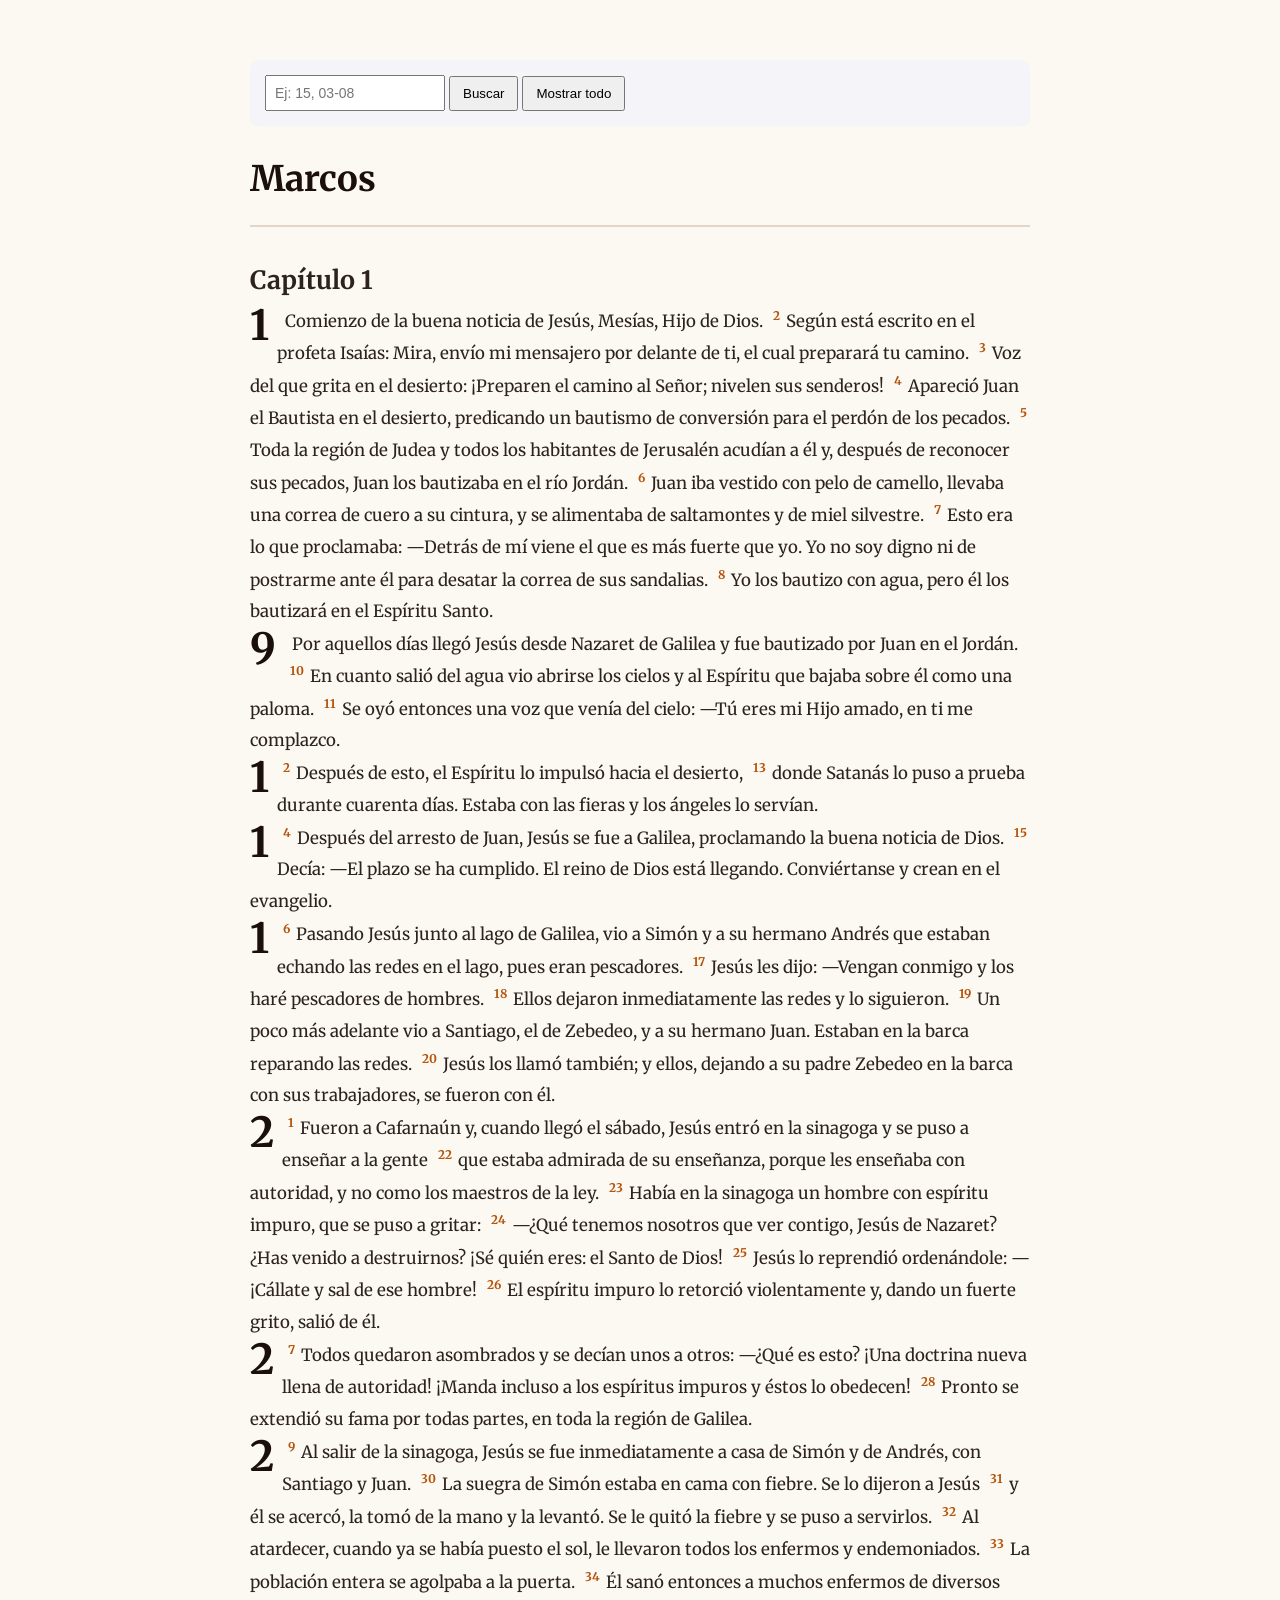
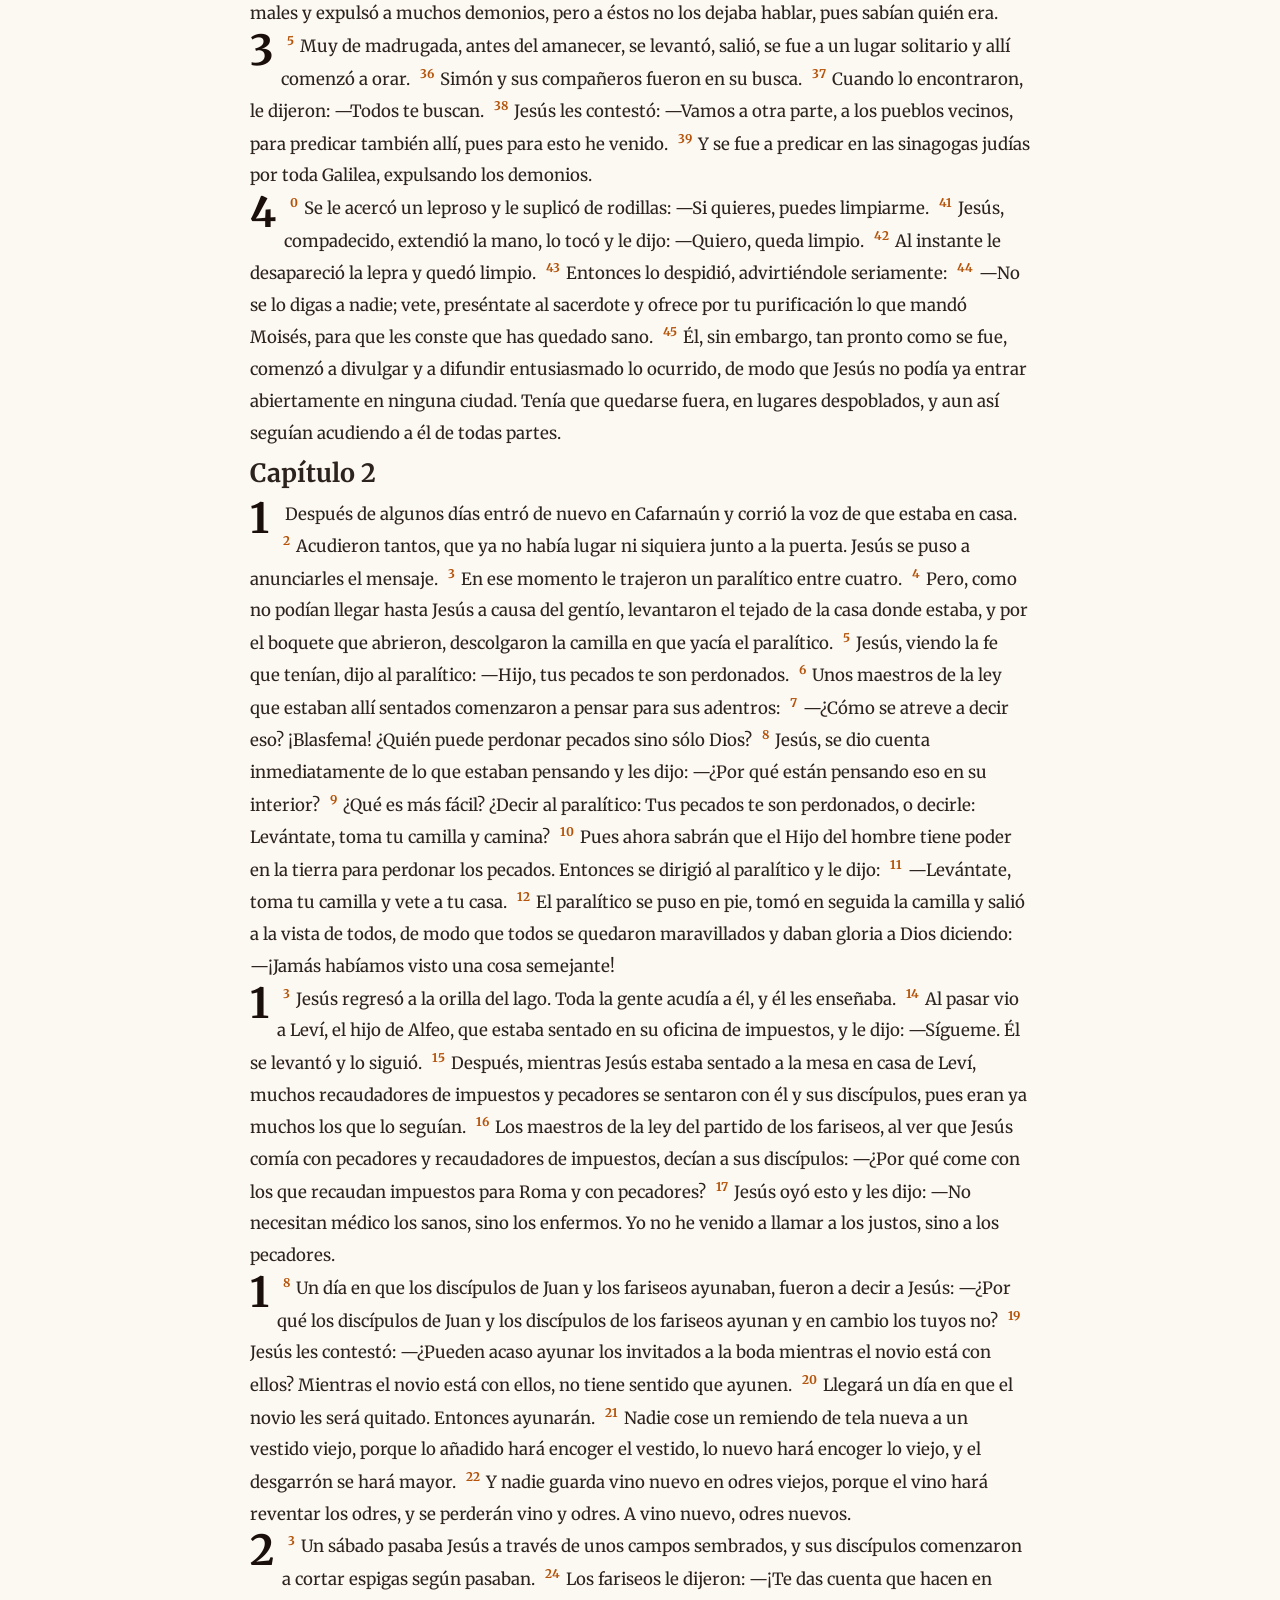
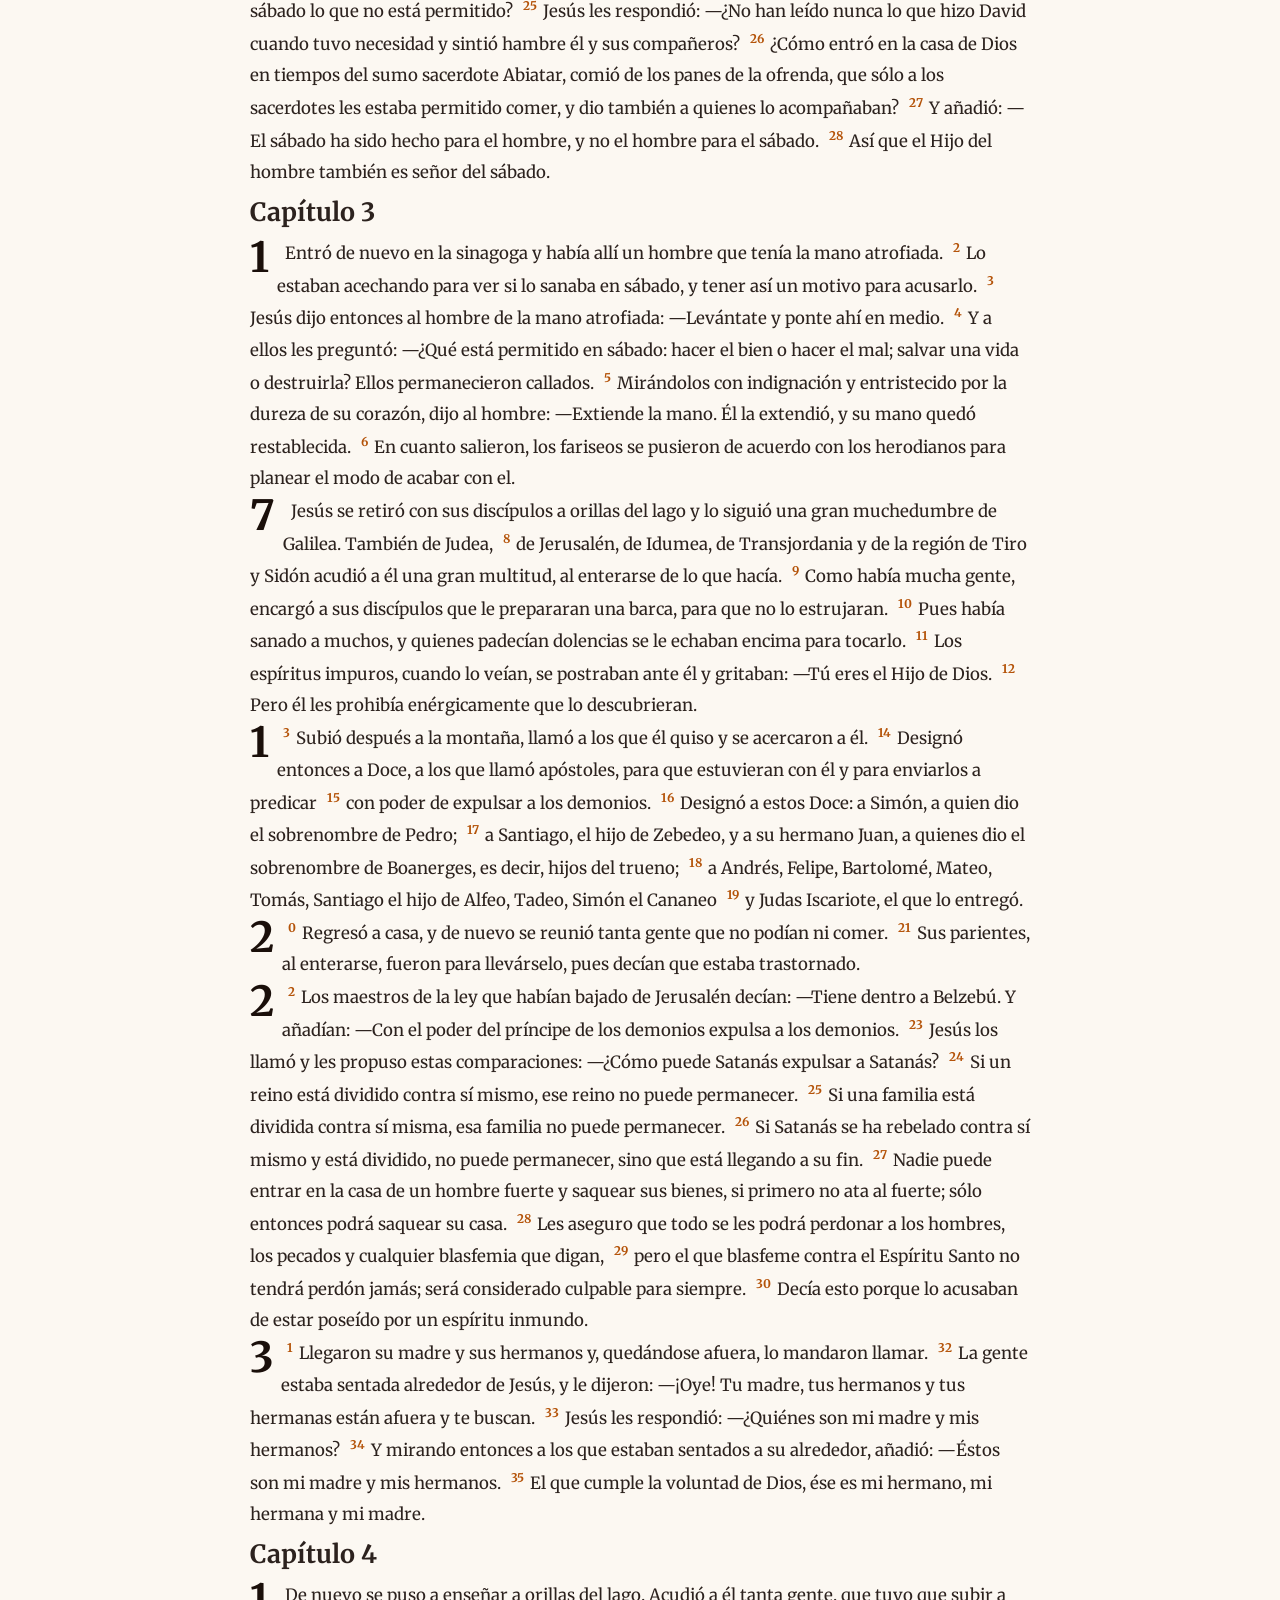
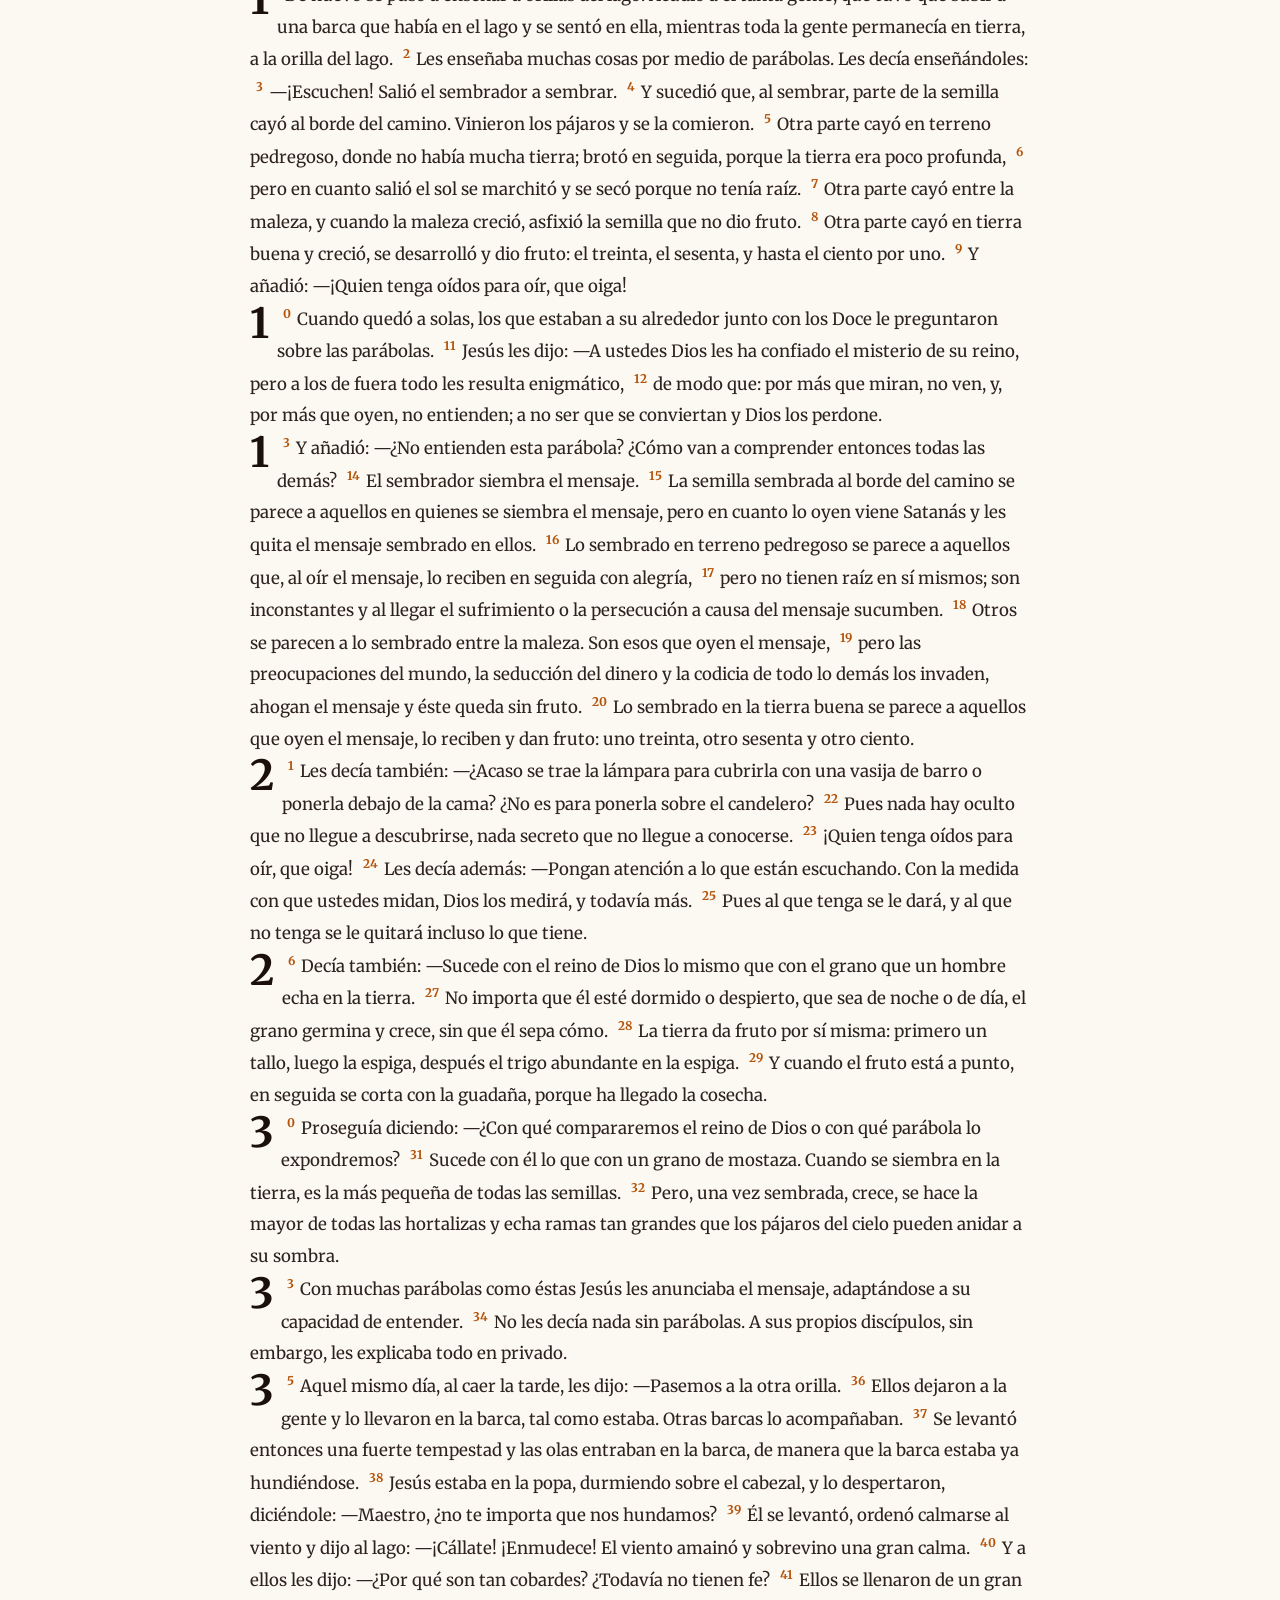
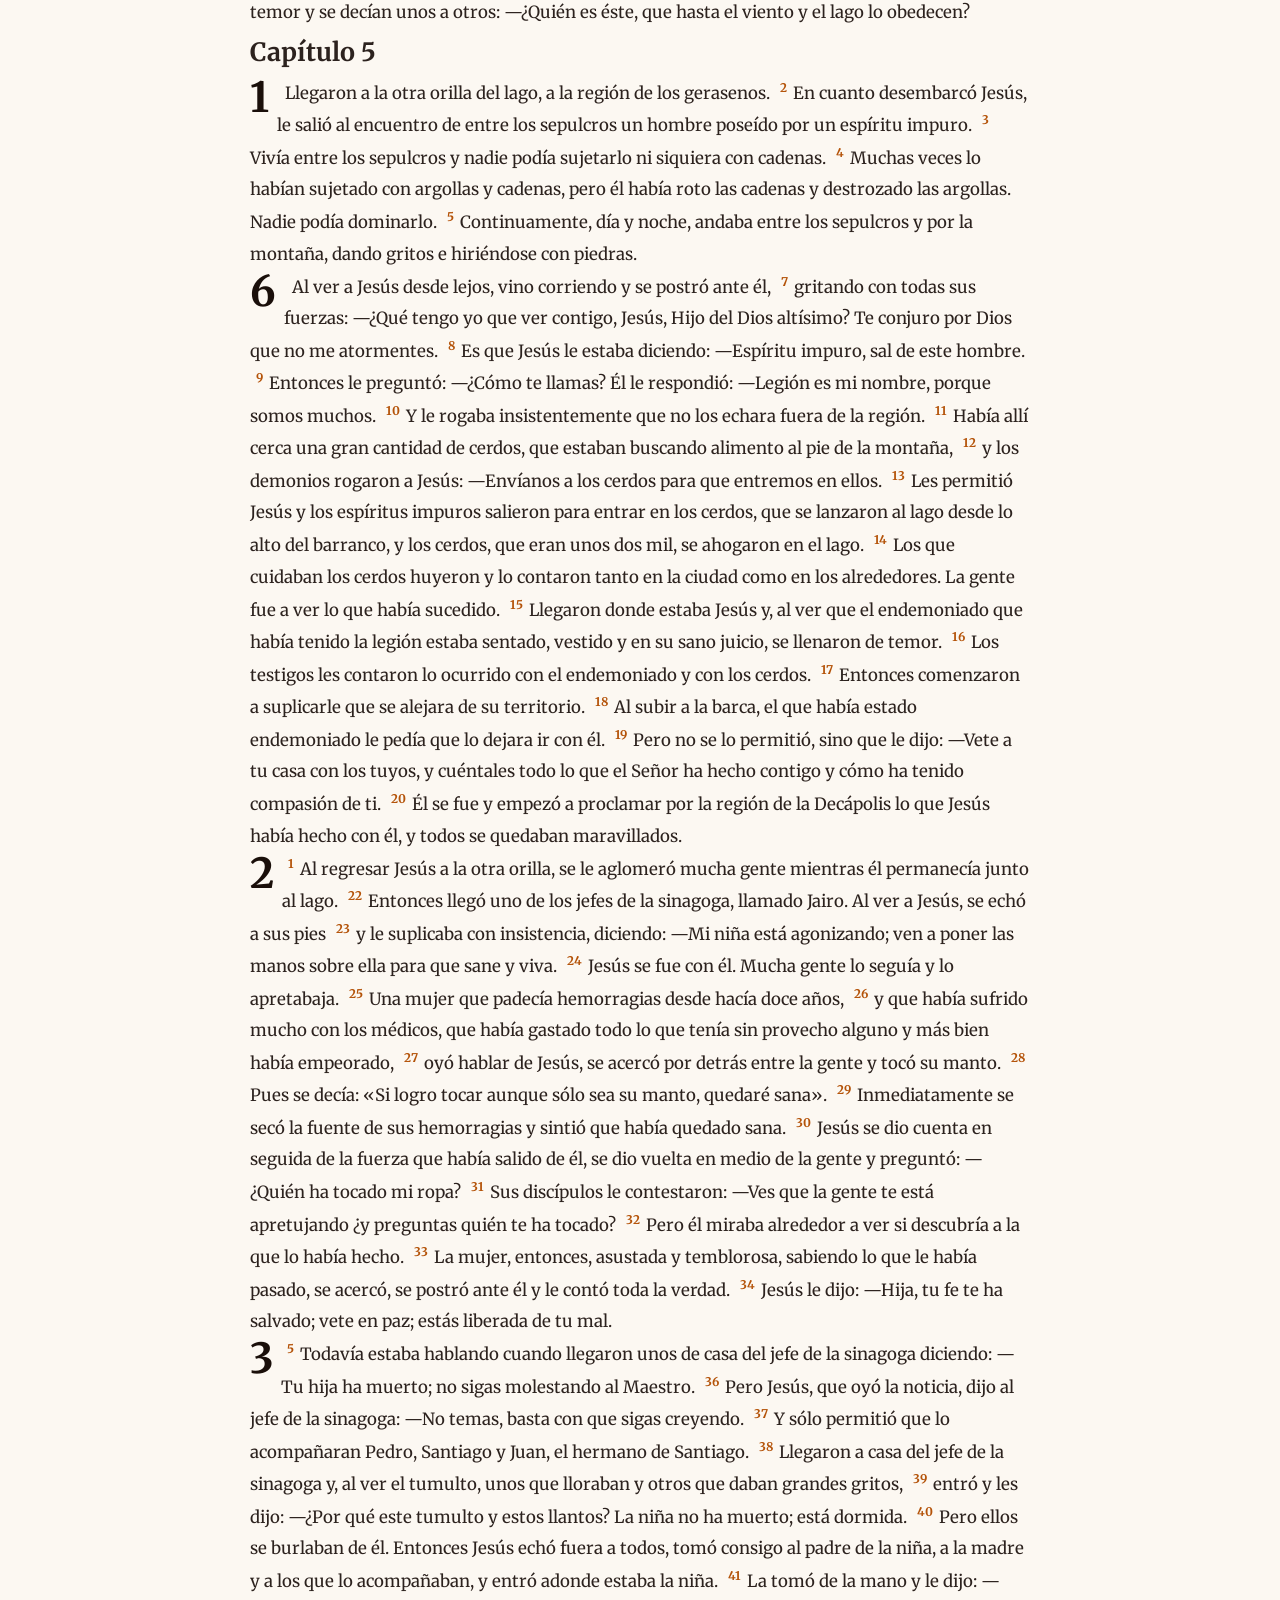
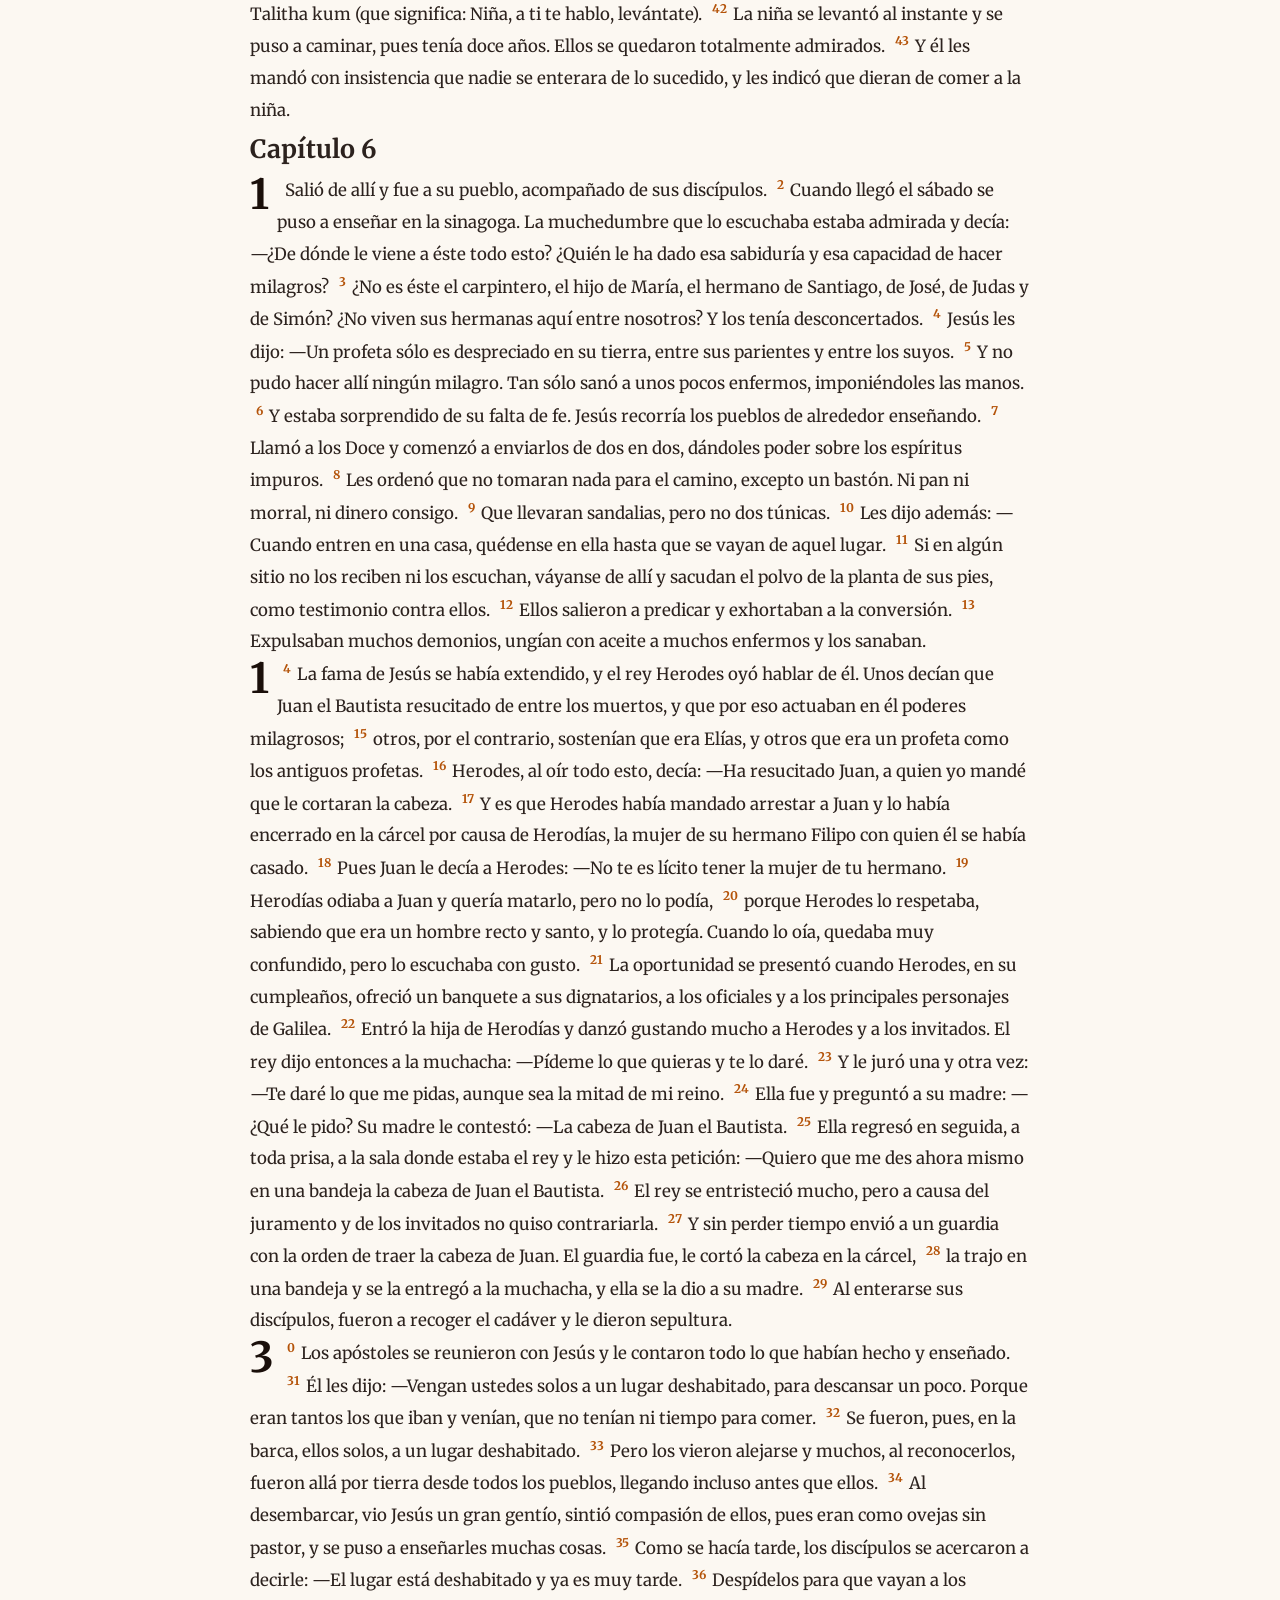
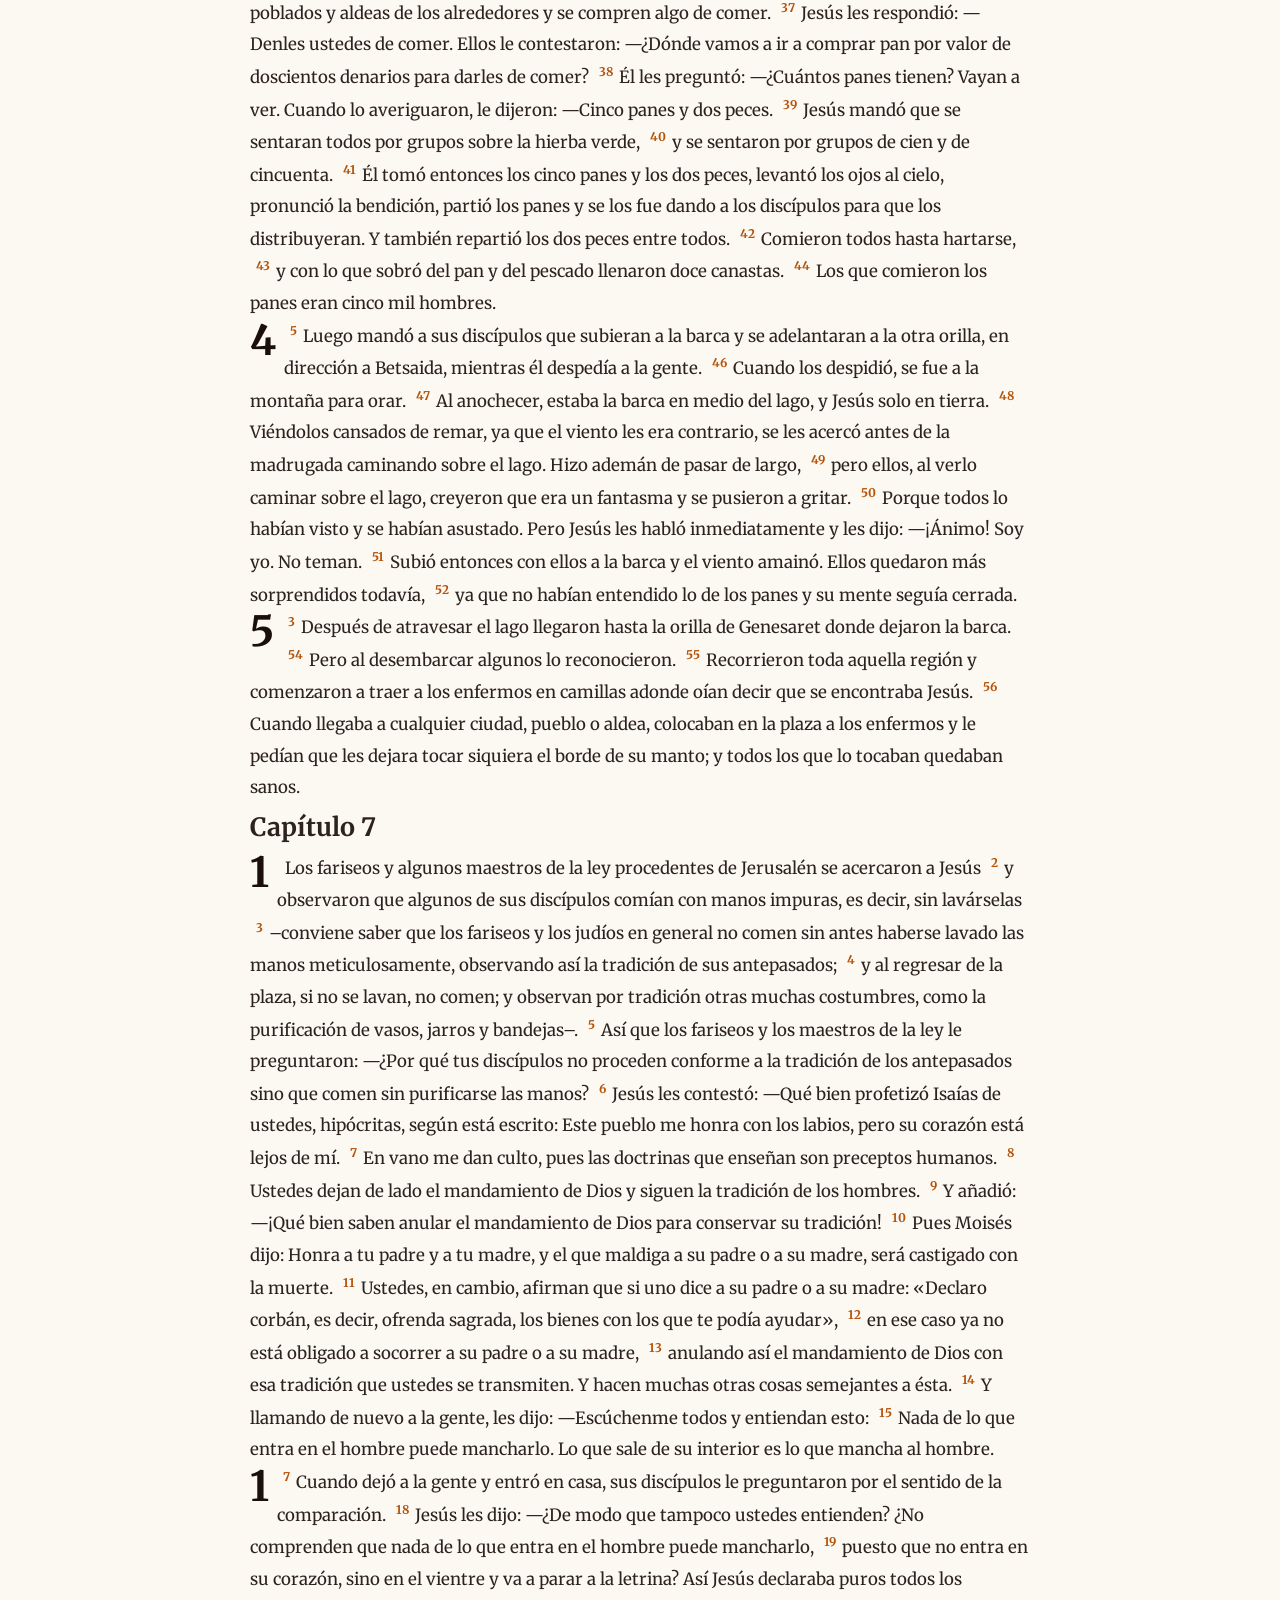
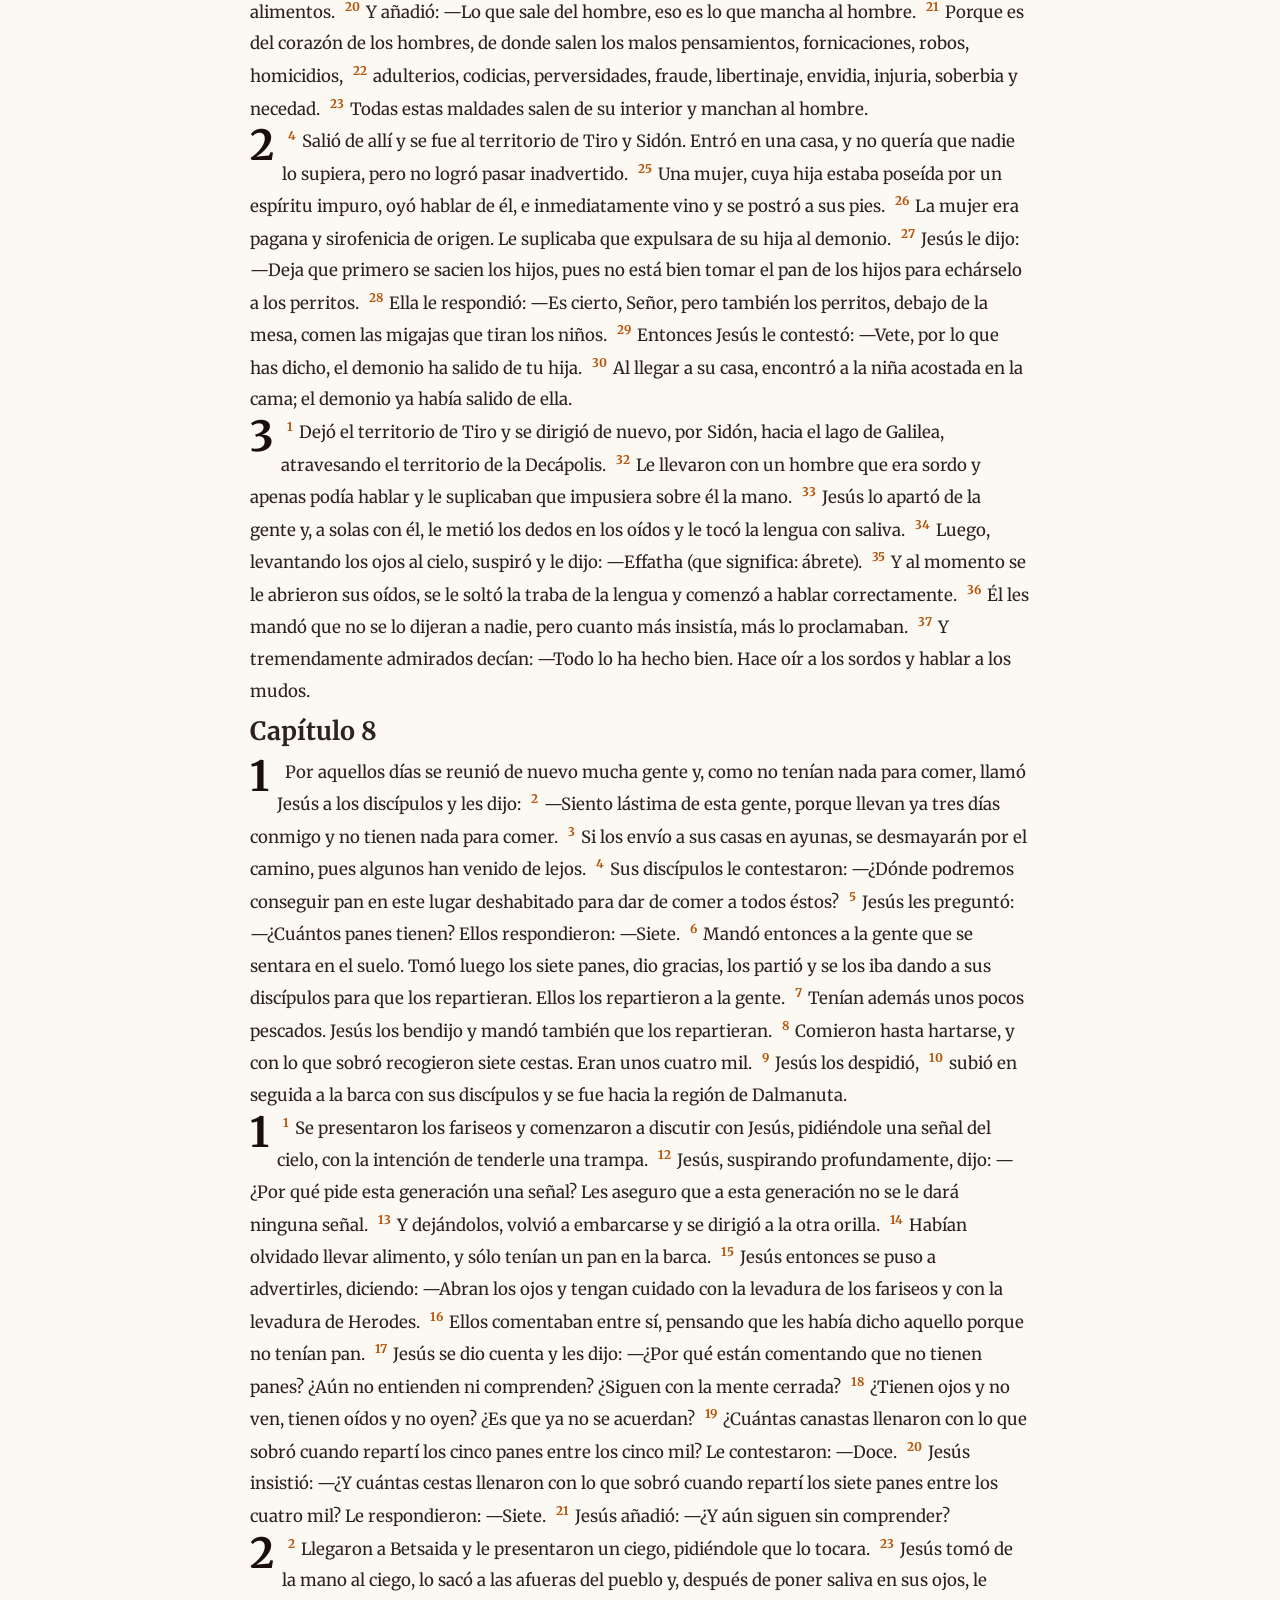
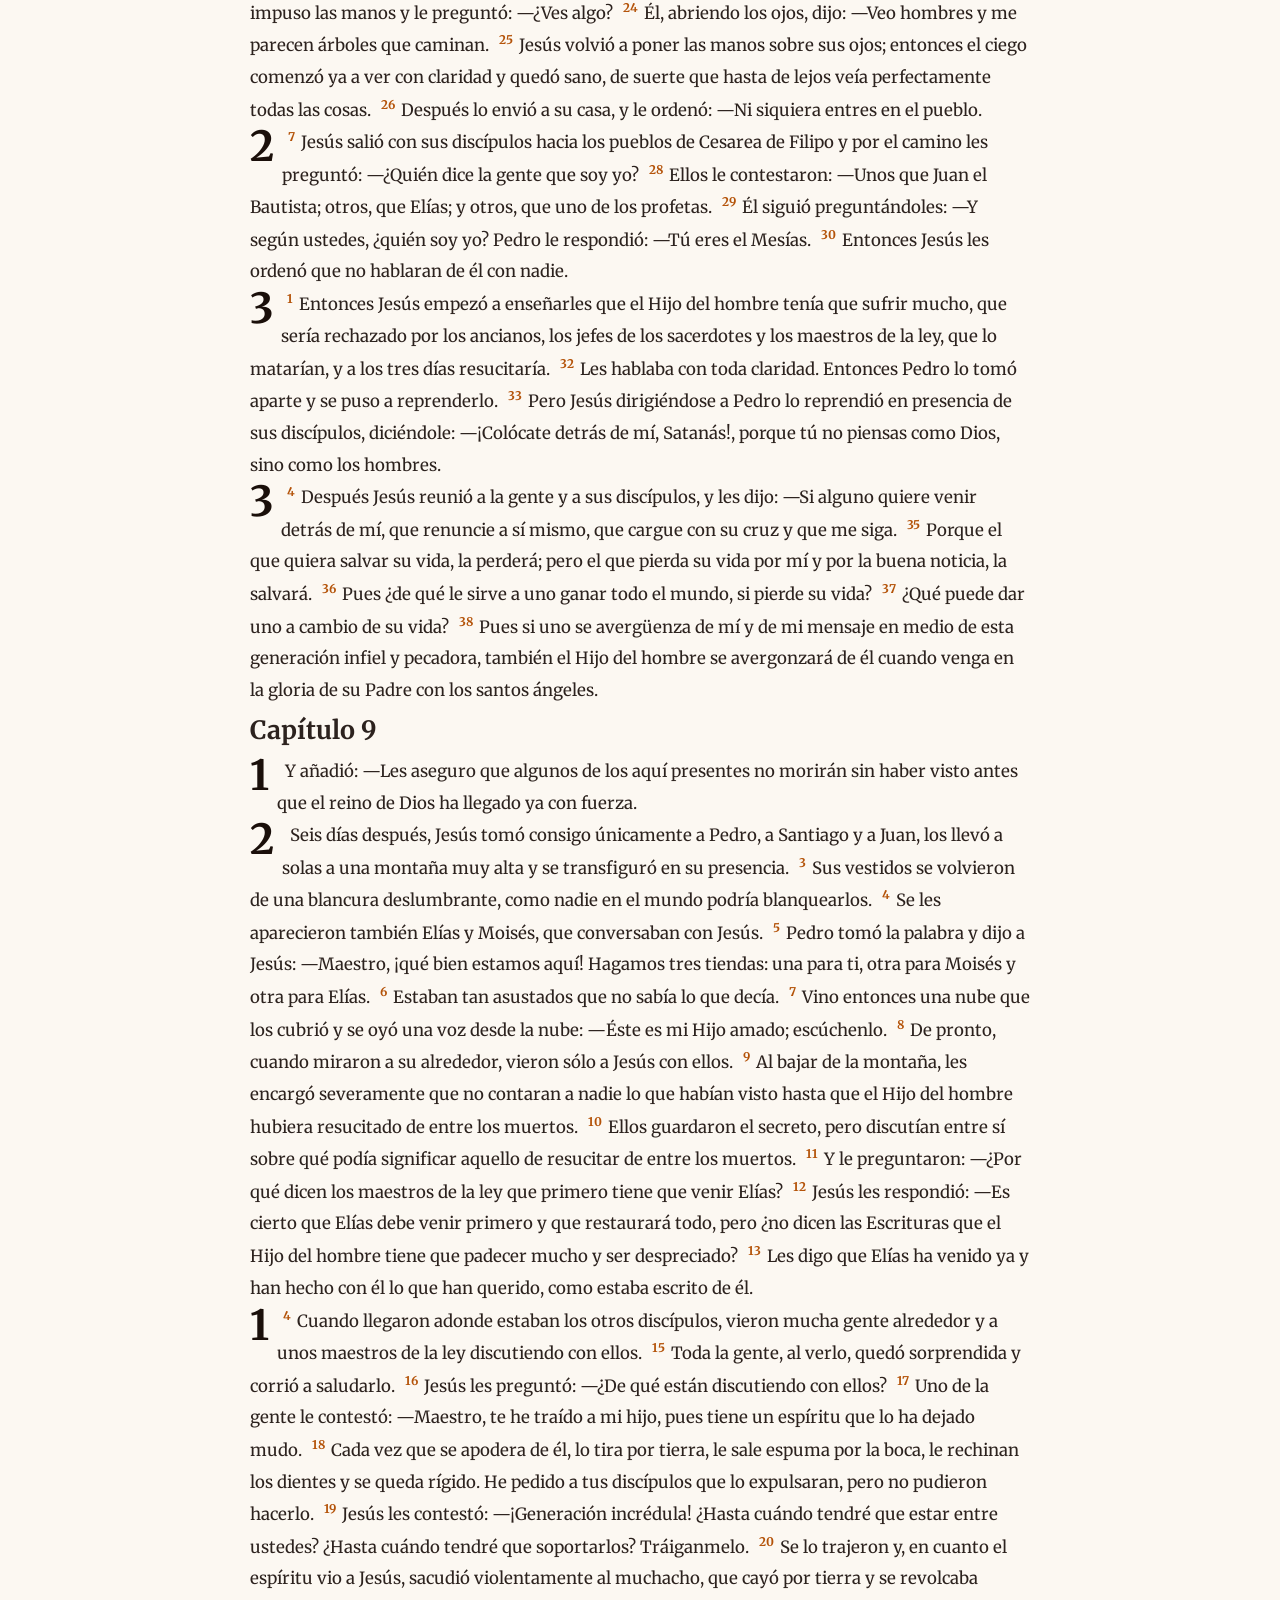
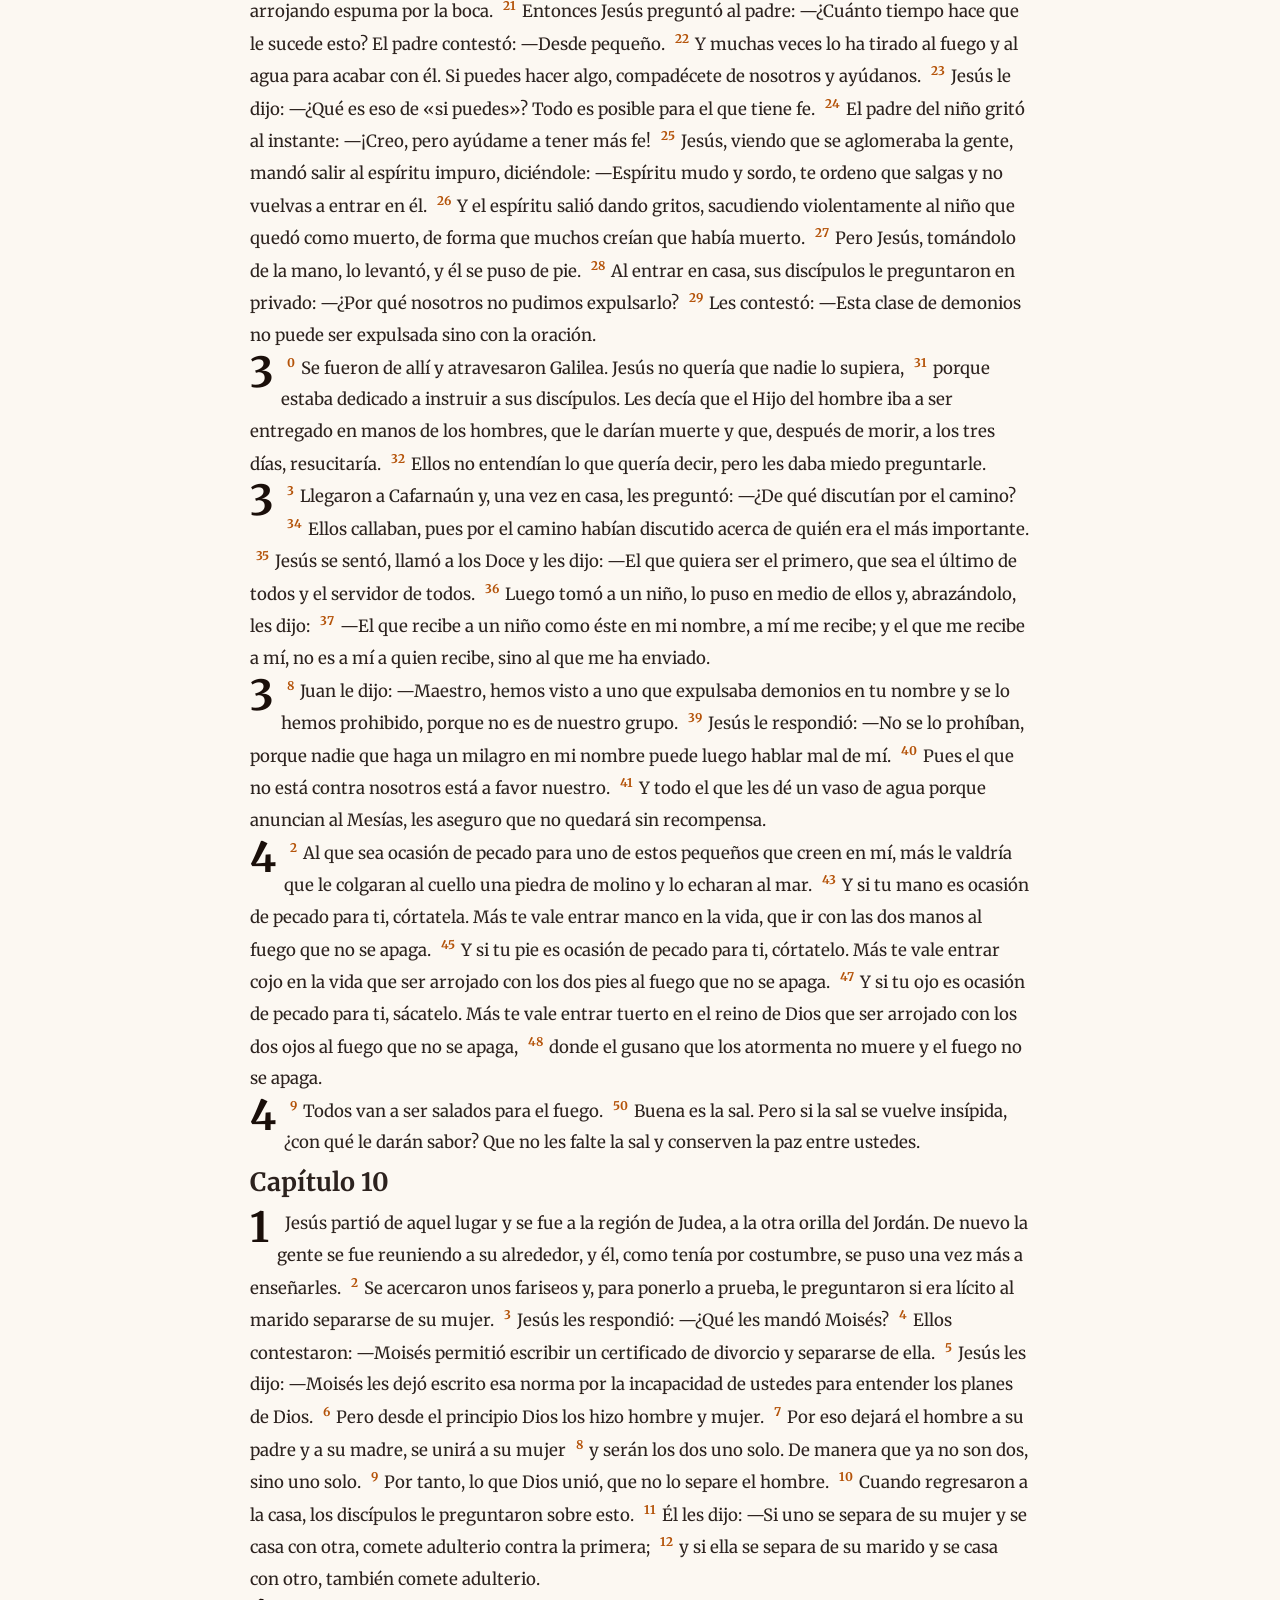
<file: libros/marcos.html>
<!DOCTYPE html>
<html lang="es">
<head>
  <meta charset="UTF-8">
  <meta name="viewport" content="width=device-width, initial-scale=1.0">
  <title>Marcos</title>
  <link rel="stylesheet" href="estilos-libro.css">
  <script src="buscador.js" defer></script>
</head>
<body>

  <div style="margin: 20px 0; padding: 15px; background: #f4f4f9; border-radius: 8px;">
    <input type="text" id="inputBusqueda" placeholder="Ej: 15, 03-08" style="padding: 8px; font-size: 14px; width: 180px;">
    <button onclick="buscarCita()" style="padding: 8px 12px; cursor: pointer;">Buscar</button>
    <button onclick="limpiarBusqueda()" style="padding: 8px 12px; cursor: pointer;">Mostrar todo</button>
  </div>

  <h1>Marcos</h1>

  <div id="contenidoLibro">
    <h2>Capítulo 1</h2>
    <p><sup>1</sup> Comienzo de la buena noticia de Jesús, Mesías, Hijo de Dios. <sup>2</sup> Según está escrito en el profeta Isaías: Mira, envío mi mensajero por delante de ti, el cual preparará tu camino. <sup>3</sup> Voz del que grita en el desierto: ¡Preparen el camino al Señor; nivelen sus senderos! <sup>4</sup> Apareció Juan el Bautista en el desierto, predicando un bautismo de conversión para el perdón de los pecados. <sup>5</sup> Toda la región de Judea y todos los habitantes de Jerusalén acudían a él y, después de reconocer sus pecados, Juan los bautizaba en el río Jordán. <sup>6</sup> Juan iba vestido con pelo de camello, llevaba una correa de cuero a su cintura, y se alimentaba de saltamontes y de miel silvestre. <sup>7</sup> Esto era lo que proclamaba: —Detrás de mí viene el que es más fuerte que yo. Yo no soy digno ni de postrarme ante él para desatar la correa de sus sandalias. <sup>8</sup> Yo los bautizo con agua, pero él los bautizará en el Espíritu Santo.</p>
    <p><sup>9</sup> Por aquellos días llegó Jesús desde Nazaret de Galilea y fue bautizado por Juan en el Jordán. <sup>10</sup> En cuanto salió del agua vio abrirse los cielos y al Espíritu que bajaba sobre él como una paloma. <sup>11</sup> Se oyó entonces una voz que venía del cielo: —Tú eres mi Hijo amado, en ti me complazco.</p>
    <p><sup>12</sup> Después de esto, el Espíritu lo impulsó hacia el desierto, <sup>13</sup> donde Satanás lo puso a prueba durante cuarenta días. Estaba con las fieras y los ángeles lo servían.</p>
    <p><sup>14</sup> Después del arresto de Juan, Jesús se fue a Galilea, proclamando la buena noticia de Dios. <sup>15</sup> Decía: —El plazo se ha cumplido. El reino de Dios está llegando. Conviértanse y crean en el evangelio.</p>
    <p><sup>16</sup> Pasando Jesús junto al lago de Galilea, vio a Simón y a su hermano Andrés que estaban echando las redes en el lago, pues eran pescadores. <sup>17</sup> Jesús les dijo: —Vengan conmigo y los haré pescadores de hombres. <sup>18</sup> Ellos dejaron inmediatamente las redes y lo siguieron. <sup>19</sup> Un poco más adelante vio a Santiago, el de Zebedeo, y a su hermano Juan. Estaban en la barca reparando las redes. <sup>20</sup> Jesús los llamó también; y ellos, dejando a su padre Zebedeo en la barca con sus trabajadores, se fueron con él.</p>
    <p><sup>21</sup> Fueron a Cafarnaún y, cuando llegó el sábado, Jesús entró en la sinagoga y se puso a enseñar a la gente <sup>22</sup> que estaba admirada de su enseñanza, porque les enseñaba con autoridad, y no como los maestros de la ley. <sup>23</sup> Había en la sinagoga un hombre con espíritu impuro, que se puso a gritar: <sup>24</sup> —¿Qué tenemos nosotros que ver contigo, Jesús de Nazaret? ¿Has venido a destruirnos? ¡Sé quién eres: el Santo de Dios! <sup>25</sup> Jesús lo reprendió ordenándole: —¡Cállate y sal de ese hombre! <sup>26</sup> El espíritu impuro lo retorció violentamente y, dando un fuerte grito, salió de él.</p>
    <p><sup>27</sup> Todos quedaron asombrados y se decían unos a otros: —¿Qué es esto? ¡Una doctrina nueva llena de autoridad! ¡Manda incluso a los espíritus impuros y éstos lo obedecen! <sup>28</sup> Pronto se extendió su fama por todas partes, en toda la región de Galilea.</p>
    <p><sup>29</sup> Al salir de la sinagoga, Jesús se fue inmediatamente a casa de Simón y de Andrés, con Santiago y Juan. <sup>30</sup> La suegra de Simón estaba en cama con fiebre. Se lo dijeron a Jesús <sup>31</sup> y él se acercó, la tomó de la mano y la levantó. Se le quitó la fiebre y se puso a servirlos. <sup>32</sup> Al atardecer, cuando ya se había puesto el sol, le llevaron todos los enfermos y endemoniados. <sup>33</sup> La población entera se agolpaba a la puerta. <sup>34</sup> Él sanó entonces a muchos enfermos de diversos males y expulsó a muchos demonios, pero a éstos no los dejaba hablar, pues sabían quién era.</p>
    <p><sup>35</sup> Muy de madrugada, antes del amanecer, se levantó, salió, se fue a un lugar solitario y allí comenzó a orar. <sup>36</sup> Simón y sus compañeros fueron en su busca. <sup>37</sup> Cuando lo encontraron, le dijeron: —Todos te buscan. <sup>38</sup> Jesús les contestó: —Vamos a otra parte, a los pueblos vecinos, para predicar también allí, pues para esto he venido. <sup>39</sup> Y se fue a predicar en las sinagogas judías por toda Galilea, expulsando los demonios.</p>
    <p><sup>40</sup> Se le acercó un leproso y le suplicó de rodillas: —Si quieres, puedes limpiarme. <sup>41</sup> Jesús, compadecido, extendió la mano, lo tocó y le dijo: —Quiero, queda limpio. <sup>42</sup> Al instante le desapareció la lepra y quedó limpio. <sup>43</sup> Entonces lo despidió, advirtiéndole seriamente: <sup>44</sup> —No se lo digas a nadie; vete, preséntate al sacerdote y ofrece por tu purificación lo que mandó Moisés, para que les conste que has quedado sano. <sup>45</sup> Él, sin embargo, tan pronto como se fue, comenzó a divulgar y a difundir entusiasmado lo ocurrido, de modo que Jesús no podía ya entrar abiertamente en ninguna ciudad. Tenía que quedarse fuera, en lugares despoblados, y aun así seguían acudiendo a él de todas partes.</p>

    <h2>Capítulo 2</h2>
    <p><sup>1</sup> Después de algunos días entró de nuevo en Cafarnaún y corrió la voz de que estaba en casa. <sup>2</sup> Acudieron tantos, que ya no había lugar ni siquiera junto a la puerta. Jesús se puso a anunciarles el mensaje. <sup>3</sup> En ese momento le trajeron un paralítico entre cuatro. <sup>4</sup> Pero, como no podían llegar hasta Jesús a causa del gentío, levantaron el tejado de la casa donde estaba, y por el boquete que abrieron, descolgaron la camilla en que yacía el paralítico. <sup>5</sup> Jesús, viendo la fe que tenían, dijo al paralítico: —Hijo, tus pecados te son perdonados. <sup>6</sup> Unos maestros de la ley que estaban allí sentados comenzaron a pensar para sus adentros: <sup>7</sup> —¿Cómo se atreve a decir eso? ¡Blasfema! ¿Quién puede perdonar pecados sino sólo Dios? <sup>8</sup> Jesús, se dio cuenta inmediatamente de lo que estaban pensando y les dijo: —¿Por qué están pensando eso en su interior? <sup>9</sup> ¿Qué es más fácil? ¿Decir al paralítico: Tus pecados te son perdonados, o decirle: Levántate, toma tu camilla y camina? <sup>10</sup> Pues ahora sabrán que el Hijo del hombre tiene poder en la tierra para perdonar los pecados. Entonces se dirigió al paralítico y le dijo: <sup>11</sup> —Levántate, toma tu camilla y vete a tu casa. <sup>12</sup> El paralítico se puso en pie, tomó en seguida la camilla y salió a la vista de todos, de modo que todos se quedaron maravillados y daban gloria a Dios diciendo: —¡Jamás habíamos visto una cosa semejante!</p>
    <p><sup>13</sup> Jesús regresó a la orilla del lago. Toda la gente acudía a él, y él les enseñaba. <sup>14</sup> Al pasar vio a Leví, el hijo de Alfeo, que estaba sentado en su oficina de impuestos, y le dijo: —Sígueme. Él se levantó y lo siguió. <sup>15</sup> Después, mientras Jesús estaba sentado a la mesa en casa de Leví, muchos recaudadores de impuestos y pecadores se sentaron con él y sus discípulos, pues eran ya muchos los que lo seguían. <sup>16</sup> Los maestros de la ley del partido de los fariseos, al ver que Jesús comía con pecadores y recaudadores de impuestos, decían a sus discípulos: —¿Por qué come con los que recaudan impuestos para Roma y con pecadores? <sup>17</sup> Jesús oyó esto y les dijo: —No necesitan médico los sanos, sino los enfermos. Yo no he venido a llamar a los justos, sino a los pecadores.</p>
    <p><sup>18</sup> Un día en que los discípulos de Juan y los fariseos ayunaban, fueron a decir a Jesús: —¿Por qué los discípulos de Juan y los discípulos de los fariseos ayunan y en cambio los tuyos no? <sup>19</sup> Jesús les contestó: —¿Pueden acaso ayunar los invitados a la boda mientras el novio está con ellos? Mientras el novio está con ellos, no tiene sentido que ayunen. <sup>20</sup> Llegará un día en que el novio les será quitado. Entonces ayunarán. <sup>21</sup> Nadie cose un remiendo de tela nueva a un vestido viejo, porque lo añadido hará encoger el vestido, lo nuevo hará encoger lo viejo, y el desgarrón se hará mayor. <sup>22</sup> Y nadie guarda vino nuevo en odres viejos, porque el vino hará reventar los odres, y se perderán vino y odres. A vino nuevo, odres nuevos.</p>
    <p><sup>23</sup> Un sábado pasaba Jesús a través de unos campos sembrados, y sus discípulos comenzaron a cortar espigas según pasaban. <sup>24</sup> Los fariseos le dijeron: —¡Te das cuenta que hacen en sábado lo que no está permitido? <sup>25</sup> Jesús les respondió: —¿No han leído nunca lo que hizo David cuando tuvo necesidad y sintió hambre él y sus compañeros? <sup>26</sup> ¿Cómo entró en la casa de Dios en tiempos del sumo sacerdote Abiatar, comió de los panes de la ofrenda, que sólo a los sacerdotes les estaba permitido comer, y dio también a quienes lo acompañaban? <sup>27</sup> Y añadió: —El sábado ha sido hecho para el hombre, y no el hombre para el sábado. <sup>28</sup> Así que el Hijo del hombre también es señor del sábado.</p>

    <h2>Capítulo 3</h2>
    <p><sup>1</sup> Entró de nuevo en la sinagoga y había allí un hombre que tenía la mano atrofiada. <sup>2</sup> Lo estaban acechando para ver si lo sanaba en sábado, y tener así un motivo para acusarlo. <sup>3</sup> Jesús dijo entonces al hombre de la mano atrofiada: —Levántate y ponte ahí en medio. <sup>4</sup> Y a ellos les preguntó: —¿Qué está permitido en sábado: hacer el bien o hacer el mal; salvar una vida o destruirla? Ellos permanecieron callados. <sup>5</sup> Mirándolos con indignación y entristecido por la dureza de su corazón, dijo al hombre: —Extiende la mano. Él la extendió, y su mano quedó restablecida. <sup>6</sup> En cuanto salieron, los fariseos se pusieron de acuerdo con los herodianos para planear el modo de acabar con el.</p>
    <p><sup>7</sup> Jesús se retiró con sus discípulos a orillas del lago y lo siguió una gran muchedumbre de Galilea. También de Judea, <sup>8</sup> de Jerusalén, de Idumea, de Transjordania y de la región de Tiro y Sidón acudió a él una gran multitud, al enterarse de lo que hacía. <sup>9</sup> Como había mucha gente, encargó a sus discípulos que le prepararan una barca, para que no lo estrujaran. <sup>10</sup> Pues había sanado a muchos, y quienes padecían dolencias se le echaban encima para tocarlo. <sup>11</sup> Los espíritus impuros, cuando lo veían, se postraban ante él y gritaban: —Tú eres el Hijo de Dios. <sup>12</sup> Pero él les prohibía enérgicamente que lo descubrieran.</p>
    <p><sup>13</sup> Subió después a la montaña, llamó a los que él quiso y se acercaron a él. <sup>14</sup> Designó entonces a Doce, a los que llamó apóstoles, para que estuvieran con él y para enviarlos a predicar <sup>15</sup> con poder de expulsar a los demonios. <sup>16</sup> Designó a estos Doce: a Simón, a quien dio el sobrenombre de Pedro; <sup>17</sup> a Santiago, el hijo de Zebedeo, y a su hermano Juan, a quienes dio el sobrenombre de Boanerges, es decir, hijos del trueno; <sup>18</sup> a Andrés, Felipe, Bartolomé, Mateo, Tomás, Santiago el hijo de Alfeo, Tadeo, Simón el Cananeo <sup>19</sup> y Judas Iscariote, el que lo entregó.</p>
    <p><sup>20</sup> Regresó a casa, y de nuevo se reunió tanta gente que no podían ni comer. <sup>21</sup> Sus parientes, al enterarse, fueron para llevárselo, pues decían que estaba trastornado.</p>
    <p><sup>22</sup> Los maestros de la ley que habían bajado de Jerusalén decían: —Tiene dentro a Belzebú. Y añadían: —Con el poder del príncipe de los demonios expulsa a los demonios. <sup>23</sup> Jesús los llamó y les propuso estas comparaciones: —¿Cómo puede Satanás expulsar a Satanás? <sup>24</sup> Si un reino está dividido contra sí mismo, ese reino no puede permanecer. <sup>25</sup> Si una familia está dividida contra sí misma, esa familia no puede permanecer. <sup>26</sup> Si Satanás se ha rebelado contra sí mismo y está dividido, no puede permanecer, sino que está llegando a su fin. <sup>27</sup> Nadie puede entrar en la casa de un hombre fuerte y saquear sus bienes, si primero no ata al fuerte; sólo entonces podrá saquear su casa. <sup>28</sup> Les aseguro que todo se les podrá perdonar a los hombres, los pecados y cualquier blasfemia que digan, <sup>29</sup> pero el que blasfeme contra el Espíritu Santo no tendrá perdón jamás; será considerado culpable para siempre. <sup>30</sup> Decía esto porque lo acusaban de estar poseído por un espíritu inmundo.</p>
    <p><sup>31</sup> Llegaron su madre y sus hermanos y, quedándose afuera, lo mandaron llamar. <sup>32</sup> La gente estaba sentada alrededor de Jesús, y le dijeron: —¡Oye! Tu madre, tus hermanos y tus hermanas están afuera y te buscan. <sup>33</sup> Jesús les respondió: —¿Quiénes son mi madre y mis hermanos? <sup>34</sup> Y mirando entonces a los que estaban sentados a su alrededor, añadió: —Éstos son mi madre y mis hermanos. <sup>35</sup> El que cumple la voluntad de Dios, ése es mi hermano, mi hermana y mi madre.</p>

    <h2>Capítulo 4</h2>
    <p><sup>1</sup> De nuevo se puso a enseñar a orillas del lago. Acudió a él tanta gente, que tuvo que subir a una barca que había en el lago y se sentó en ella, mientras toda la gente permanecía en tierra, a la orilla del lago. <sup>2</sup> Les enseñaba muchas cosas por medio de parábolas. Les decía enseñándoles: <sup>3</sup> —¡Escuchen! Salió el sembrador a sembrar. <sup>4</sup> Y sucedió que, al sembrar, parte de la semilla cayó al borde del camino. Vinieron los pájaros y se la comieron. <sup>5</sup> Otra parte cayó en terreno pedregoso, donde no había mucha tierra; brotó en seguida, porque la tierra era poco profunda, <sup>6</sup> pero en cuanto salió el sol se marchitó y se secó porque no tenía raíz. <sup>7</sup> Otra parte cayó entre la maleza, y cuando la maleza creció, asfixió la semilla que no dio fruto. <sup>8</sup> Otra parte cayó en tierra buena y creció, se desarrolló y dio fruto: el treinta, el sesenta, y hasta el ciento por uno. <sup>9</sup> Y añadió: —¡Quien tenga oídos para oír, que oiga!</p>
    <p><sup>10</sup> Cuando quedó a solas, los que estaban a su alrededor junto con los Doce le preguntaron sobre las parábolas. <sup>11</sup> Jesús les dijo: —A ustedes Dios les ha confiado el misterio de su reino, pero a los de fuera todo les resulta enigmático, <sup>12</sup> de modo que: por más que miran, no ven, y, por más que oyen, no entienden; a no ser que se conviertan y Dios los perdone.</p>
    <p><sup>13</sup> Y añadió: —¿No entienden esta parábola? ¿Cómo van a comprender entonces todas las demás? <sup>14</sup> El sembrador siembra el mensaje. <sup>15</sup> La semilla sembrada al borde del camino se parece a aquellos en quienes se siembra el mensaje, pero en cuanto lo oyen viene Satanás y les quita el mensaje sembrado en ellos. <sup>16</sup> Lo sembrado en terreno pedregoso se parece a aquellos que, al oír el mensaje, lo reciben en seguida con alegría, <sup>17</sup> pero no tienen raíz en sí mismos; son inconstantes y al llegar el sufrimiento o la persecución a causa del mensaje sucumben. <sup>18</sup> Otros se parecen a lo sembrado entre la maleza. Son esos que oyen el mensaje, <sup>19</sup> pero las preocupaciones del mundo, la seducción del dinero y la codicia de todo lo demás los invaden, ahogan el mensaje y éste queda sin fruto. <sup>20</sup> Lo sembrado en la tierra buena se parece a aquellos que oyen el mensaje, lo reciben y dan fruto: uno treinta, otro sesenta y otro ciento.</p>
    <p><sup>21</sup> Les decía también: —¿Acaso se trae la lámpara para cubrirla con una vasija de barro o ponerla debajo de la cama? ¿No es para ponerla sobre el candelero? <sup>22</sup> Pues nada hay oculto que no llegue a descubrirse, nada secreto que no llegue a conocerse. <sup>23</sup> ¡Quien tenga oídos para oír, que oiga! <sup>24</sup> Les decía además: —Pongan atención a lo que están escuchando. Con la medida con que ustedes midan, Dios los medirá, y todavía más. <sup>25</sup> Pues al que tenga se le dará, y al que no tenga se le quitará incluso lo que tiene.</p>
    <p><sup>26</sup> Decía también: —Sucede con el reino de Dios lo mismo que con el grano que un hombre echa en la tierra. <sup>27</sup> No importa que él esté dormido o despierto, que sea de noche o de día, el grano germina y crece, sin que él sepa cómo. <sup>28</sup> La tierra da fruto por sí misma: primero un tallo, luego la espiga, después el trigo abundante en la espiga. <sup>29</sup> Y cuando el fruto está a punto, en seguida se corta con la guadaña, porque ha llegado la cosecha.</p>
    <p><sup>30</sup> Proseguía diciendo: —¿Con qué compararemos el reino de Dios o con qué parábola lo expondremos? <sup>31</sup> Sucede con él lo que con un grano de mostaza. Cuando se siembra en la tierra, es la más pequeña de todas las semillas. <sup>32</sup> Pero, una vez sembrada, crece, se hace la mayor de todas las hortalizas y echa ramas tan grandes que los pájaros del cielo pueden anidar a su sombra.</p>
    <p><sup>33</sup> Con muchas parábolas como éstas Jesús les anunciaba el mensaje, adaptándose a su capacidad de entender. <sup>34</sup> No les decía nada sin parábolas. A sus propios discípulos, sin embargo, les explicaba todo en privado.</p>
    <p><sup>35</sup> Aquel mismo día, al caer la tarde, les dijo: —Pasemos a la otra orilla. <sup>36</sup> Ellos dejaron a la gente y lo llevaron en la barca, tal como estaba. Otras barcas lo acompañaban. <sup>37</sup> Se levantó entonces una fuerte tempestad y las olas entraban en la barca, de manera que la barca estaba ya hundiéndose. <sup>38</sup> Jesús estaba en la popa, durmiendo sobre el cabezal, y lo despertaron, diciéndole: —Maestro, ¿no te importa que nos hundamos? <sup>39</sup> Él se levantó, ordenó calmarse al viento y dijo al lago: —¡Cállate! ¡Enmudece! El viento amainó y sobrevino una gran calma. <sup>40</sup> Y a ellos les dijo: —¿Por qué son tan cobardes? ¿Todavía no tienen fe? <sup>41</sup> Ellos se llenaron de un gran temor y se decían unos a otros: —¿Quién es éste, que hasta el viento y el lago lo obedecen?</p>

    <h2>Capítulo 5</h2>
    <p><sup>1</sup> Llegaron a la otra orilla del lago, a la región de los gerasenos. <sup>2</sup> En cuanto desembarcó Jesús, le salió al encuentro de entre los sepulcros un hombre poseído por un espíritu impuro. <sup>3</sup> Vivía entre los sepulcros y nadie podía sujetarlo ni siquiera con cadenas. <sup>4</sup> Muchas veces lo habían sujetado con argollas y cadenas, pero él había roto las cadenas y destrozado las argollas. Nadie podía dominarlo. <sup>5</sup> Continuamente, día y noche, andaba entre los sepulcros y por la montaña, dando gritos e hiriéndose con piedras.</p>
    <p><sup>6</sup> Al ver a Jesús desde lejos, vino corriendo y se postró ante él, <sup>7</sup> gritando con todas sus fuerzas: —¿Qué tengo yo que ver contigo, Jesús, Hijo del Dios altísimo? Te conjuro por Dios que no me atormentes. <sup>8</sup> Es que Jesús le estaba diciendo: —Espíritu impuro, sal de este hombre. <sup>9</sup> Entonces le preguntó: —¿Cómo te llamas? Él le respondió: —Legión es mi nombre, porque somos muchos. <sup>10</sup> Y le rogaba insistentemente que no los echara fuera de la región. <sup>11</sup> Había allí cerca una gran cantidad de cerdos, que estaban buscando alimento al pie de la montaña, <sup>12</sup> y los demonios rogaron a Jesús: —Envíanos a los cerdos para que entremos en ellos. <sup>13</sup> Les permitió Jesús y los espíritus impuros salieron para entrar en los cerdos, que se lanzaron al lago desde lo alto del barranco, y los cerdos, que eran unos dos mil, se ahogaron en el lago. <sup>14</sup> Los que cuidaban los cerdos huyeron y lo contaron tanto en la ciudad como en los alrededores. La gente fue a ver lo que había sucedido. <sup>15</sup> Llegaron donde estaba Jesús y, al ver que el endemoniado que había tenido la legión estaba sentado, vestido y en su sano juicio, se llenaron de temor. <sup>16</sup> Los testigos les contaron lo ocurrido con el endemoniado y con los cerdos. <sup>17</sup> Entonces comenzaron a suplicarle que se alejara de su territorio. <sup>18</sup> Al subir a la barca, el que había estado endemoniado le pedía que lo dejara ir con él. <sup>19</sup> Pero no se lo permitió, sino que le dijo: —Vete a tu casa con los tuyos, y cuéntales todo lo que el Señor ha hecho contigo y cómo ha tenido compasión de ti. <sup>20</sup> Él se fue y empezó a proclamar por la región de la Decápolis lo que Jesús había hecho con él, y todos se quedaban maravillados.</p>
    <p><sup>21</sup> Al regresar Jesús a la otra orilla, se le aglomeró mucha gente mientras él permanecía junto al lago. <sup>22</sup> Entonces llegó uno de los jefes de la sinagoga, llamado Jairo. Al ver a Jesús, se echó a sus pies <sup>23</sup> y le suplicaba con insistencia, diciendo: —Mi niña está agonizando; ven a poner las manos sobre ella para que sane y viva. <sup>24</sup> Jesús se fue con él. Mucha gente lo seguía y lo apretabaja. <sup>25</sup> Una mujer que padecía hemorragias desde hacía doce años, <sup>26</sup> y que había sufrido mucho con los médicos, que había gastado todo lo que tenía sin provecho alguno y más bien había empeorado, <sup>27</sup> oyó hablar de Jesús, se acercó por detrás entre la gente y tocó su manto. <sup>28</sup> Pues se decía: «Si logro tocar aunque sólo sea su manto, quedaré sana». <sup>29</sup> Inmediatamente se secó la fuente de sus hemorragias y sintió que había quedado sana. <sup>30</sup> Jesús se dio cuenta en seguida de la fuerza que había salido de él, se dio vuelta en medio de la gente y preguntó: —¿Quién ha tocado mi ropa? <sup>31</sup> Sus discípulos le contestaron: —Ves que la gente te está apretujando ¿y preguntas quién te ha tocado? <sup>32</sup> Pero él miraba alrededor a ver si descubría a la que lo había hecho. <sup>33</sup> La mujer, entonces, asustada y temblorosa, sabiendo lo que le había pasado, se acercó, se postró ante él y le contó toda la verdad. <sup>34</sup> Jesús le dijo: —Hija, tu fe te ha salvado; vete en paz; estás liberada de tu mal.</p>
    <p><sup>35</sup> Todavía estaba hablando cuando llegaron unos de casa del jefe de la sinagoga diciendo: —Tu hija ha muerto; no sigas molestando al Maestro. <sup>36</sup> Pero Jesús, que oyó la noticia, dijo al jefe de la sinagoga: —No temas, basta con que sigas creyendo. <sup>37</sup> Y sólo permitió que lo acompañaran Pedro, Santiago y Juan, el hermano de Santiago. <sup>38</sup> Llegaron a casa del jefe de la sinagoga y, al ver el tumulto, unos que lloraban y otros que daban grandes gritos, <sup>39</sup> entró y les dijo: —¿Por qué este tumulto y estos llantos? La niña no ha muerto; está dormida. <sup>40</sup> Pero ellos se burlaban de él. Entonces Jesús echó fuera a todos, tomó consigo al padre de la niña, a la madre y a los que lo acompañaban, y entró adonde estaba la niña. <sup>41</sup> La tomó de la mano y le dijo: —Talitha kum (que significa: Niña, a ti te hablo, levántate). <sup>42</sup> La niña se levantó al instante y se puso a caminar, pues tenía doce años. Ellos se quedaron totalmente admirados. <sup>43</sup> Y él les mandó con insistencia que nadie se enterara de lo sucedido, y les indicó que dieran de comer a la niña.</p>

    <h2>Capítulo 6</h2>
    <p><sup>1</sup> Salió de allí y fue a su pueblo, acompañado de sus discípulos. <sup>2</sup> Cuando llegó el sábado se puso a enseñar en la sinagoga. La muchedumbre que lo escuchaba estaba admirada y decía: —¿De dónde le viene a éste todo esto? ¿Quién le ha dado esa sabiduría y esa capacidad de hacer milagros? <sup>3</sup> ¿No es éste el carpintero, el hijo de María, el hermano de Santiago, de José, de Judas y de Simón? ¿No viven sus hermanas aquí entre nosotros? Y los tenía desconcertados. <sup>4</sup> Jesús les dijo: —Un profeta sólo es despreciado en su tierra, entre sus parientes y entre los suyos. <sup>5</sup> Y no pudo hacer allí ningún milagro. Tan sólo sanó a unos pocos enfermos, imponiéndoles las manos. <sup>6</sup> Y estaba sorprendido de su falta de fe. Jesús recorría los pueblos de alrededor enseñando. <sup>7</sup> Llamó a los Doce y comenzó a enviarlos de dos en dos, dándoles poder sobre los espíritus impuros. <sup>8</sup> Les ordenó que no tomaran nada para el camino, excepto un bastón. Ni pan ni morral, ni dinero consigo. <sup>9</sup> Que llevaran sandalias, pero no dos túnicas. <sup>10</sup> Les dijo además: —Cuando entren en una casa, quédense en ella hasta que se vayan de aquel lugar. <sup>11</sup> Si en algún sitio no los reciben ni los escuchan, váyanse de allí y sacudan el polvo de la planta de sus pies, como testimonio contra ellos. <sup>12</sup> Ellos salieron a predicar y exhortaban a la conversión. <sup>13</sup> Expulsaban muchos demonios, ungían con aceite a muchos enfermos y los sanaban.</p>
    <p><sup>14</sup> La fama de Jesús se había extendido, y el rey Herodes oyó hablar de él. Unos decían que Juan el Bautista resucitado de entre los muertos, y que por eso actuaban en él poderes milagrosos; <sup>15</sup> otros, por el contrario, sostenían que era Elías, y otros que era un profeta como los antiguos profetas. <sup>16</sup> Herodes, al oír todo esto, decía: —Ha resucitado Juan, a quien yo mandé que le cortaran la cabeza. <sup>17</sup> Y es que Herodes había mandado arrestar a Juan y lo había encerrado en la cárcel por causa de Herodías, la mujer de su hermano Filipo con quien él se había casado. <sup>18</sup> Pues Juan le decía a Herodes: —No te es lícito tener la mujer de tu hermano. <sup>19</sup> Herodías odiaba a Juan y quería matarlo, pero no lo podía, <sup>20</sup> porque Herodes lo respetaba, sabiendo que era un hombre recto y santo, y lo protegía. Cuando lo oía, quedaba muy confundido, pero lo escuchaba con gusto. <sup>21</sup> La oportunidad se presentó cuando Herodes, en su cumpleaños, ofreció un banquete a sus dignatarios, a los oficiales y a los principales personajes de Galilea. <sup>22</sup> Entró la hija de Herodías y danzó gustando mucho a Herodes y a los invitados. El rey dijo entonces a la muchacha: —Pídeme lo que quieras y te lo daré. <sup>23</sup> Y le juró una y otra vez: —Te daré lo que me pidas, aunque sea la mitad de mi reino. <sup>24</sup> Ella fue y preguntó a su madre: —¿Qué le pido? Su madre le contestó: —La cabeza de Juan el Bautista. <sup>25</sup> Ella regresó en seguida, a toda prisa, a la sala donde estaba el rey y le hizo esta petición: —Quiero que me des ahora mismo en una bandeja la cabeza de Juan el Bautista. <sup>26</sup> El rey se entristeció mucho, pero a causa del juramento y de los invitados no quiso contrariarla. <sup>27</sup> Y sin perder tiempo envió a un guardia con la orden de traer la cabeza de Juan. El guardia fue, le cortó la cabeza en la cárcel, <sup>28</sup> la trajo en una bandeja y se la entregó a la muchacha, y ella se la dio a su madre. <sup>29</sup> Al enterarse sus discípulos, fueron a recoger el cadáver y le dieron sepultura.</p>
    <p><sup>30</sup> Los apóstoles se reunieron con Jesús y le contaron todo lo que habían hecho y enseñado. <sup>31</sup> Él les dijo: —Vengan ustedes solos a un lugar deshabitado, para descansar un poco. Porque eran tantos los que iban y venían, que no tenían ni tiempo para comer. <sup>32</sup> Se fueron, pues, en la barca, ellos solos, a un lugar deshabitado. <sup>33</sup> Pero los vieron alejarse y muchos, al reconocerlos, fueron allá por tierra desde todos los pueblos, llegando incluso antes que ellos. <sup>34</sup> Al desembarcar, vio Jesús un gran gentío, sintió compasión de ellos, pues eran como ovejas sin pastor, y se puso a enseñarles muchas cosas. <sup>35</sup> Como se hacía tarde, los discípulos se acercaron a decirle: —El lugar está deshabitado y ya es muy tarde. <sup>36</sup> Despídelos para que vayan a los poblados y aldeas de los alrededores y se compren algo de comer. <sup>37</sup> Jesús les respondió: —Denles ustedes de comer. Ellos le contestaron: —¿Dónde vamos a ir a comprar pan por valor de doscientos denarios para darles de comer? <sup>38</sup> Él les preguntó: —¿Cuántos panes tienen? Vayan a ver. Cuando lo averiguaron, le dijeron: —Cinco panes y dos peces. <sup>39</sup> Jesús mandó que se sentaran todos por grupos sobre la hierba verde, <sup>40</sup> y se sentaron por grupos de cien y de cincuenta. <sup>41</sup> Él tomó entonces los cinco panes y los dos peces, levantó los ojos al cielo, pronunció la bendición, partió los panes y se los fue dando a los discípulos para que los distribuyeran. Y también repartió los dos peces entre todos. <sup>42</sup> Comieron todos hasta hartarse, <sup>43</sup> y con lo que sobró del pan y del pescado llenaron doce canastas. <sup>44</sup> Los que comieron los panes eran cinco mil hombres.</p>
    <p><sup>45</sup> Luego mandó a sus discípulos que subieran a la barca y se adelantaran a la otra orilla, en dirección a Betsaida, mientras él despedía a la gente. <sup>46</sup> Cuando los despidió, se fue a la montaña para orar. <sup>47</sup> Al anochecer, estaba la barca en medio del lago, y Jesús solo en tierra. <sup>48</sup> Viéndolos cansados de remar, ya que el viento les era contrario, se les acercó antes de la madrugada caminando sobre el lago. Hizo ademán de pasar de largo, <sup>49</sup> pero ellos, al verlo caminar sobre el lago, creyeron que era un fantasma y se pusieron a gritar. <sup>50</sup> Porque todos lo habían visto y se habían asustado. Pero Jesús les habló inmediatamente y les dijo: —¡Ánimo! Soy yo. No teman. <sup>51</sup> Subió entonces con ellos a la barca y el viento amainó. Ellos quedaron más sorprendidos todavía, <sup>52</sup> ya que no habían entendido lo de los panes y su mente seguía cerrada.</p>
    <p><sup>53</sup> Después de atravesar el lago llegaron hasta la orilla de Genesaret donde dejaron la barca. <sup>54</sup> Pero al desembarcar algunos lo reconocieron. <sup>55</sup> Recorrieron toda aquella región y comenzaron a traer a los enfermos en camillas adonde oían decir que se encontraba Jesús. <sup>56</sup> Cuando llegaba a cualquier ciudad, pueblo o aldea, colocaban en la plaza a los enfermos y le pedían que les dejara tocar siquiera el borde de su manto; y todos los que lo tocaban quedaban sanos.</p>

    <h2>Capítulo 7</h2>
    <p><sup>1</sup> Los fariseos y algunos maestros de la ley procedentes de Jerusalén se acercaron a Jesús <sup>2</sup> y observaron que algunos de sus discípulos comían con manos impuras, es decir, sin lavárselas <sup>3</sup> –conviene saber que los fariseos y los judíos en general no comen sin antes haberse lavado las manos meticulosamente, observando así la tradición de sus antepasados; <sup>4</sup> y al regresar de la plaza, si no se lavan, no comen; y observan por tradición otras muchas costumbres, como la purificación de vasos, jarros y bandejas–. <sup>5</sup> Así que los fariseos y los maestros de la ley le preguntaron: —¿Por qué tus discípulos no proceden conforme a la tradición de los antepasados sino que comen sin purificarse las manos? <sup>6</sup> Jesús les contestó: —Qué bien profetizó Isaías de ustedes, hipócritas, según está escrito: Este pueblo me honra con los labios, pero su corazón está lejos de mí. <sup>7</sup> En vano me dan culto, pues las doctrinas que enseñan son preceptos humanos. <sup>8</sup> Ustedes dejan de lado el mandamiento de Dios y siguen la tradición de los hombres. <sup>9</sup> Y añadió: —¡Qué bien saben anular el mandamiento de Dios para conservar su tradición! <sup>10</sup> Pues Moisés dijo: Honra a tu padre y a tu madre, y el que maldiga a su padre o a su madre, será castigado con la muerte. <sup>11</sup> Ustedes, en cambio, afirman que si uno dice a su padre o a su madre: «Declaro corbán, es decir, ofrenda sagrada, los bienes con los que te podía ayudar», <sup>12</sup> en ese caso ya no está obligado a socorrer a su padre o a su madre, <sup>13</sup> anulando así el mandamiento de Dios con esa tradición que ustedes se transmiten. Y hacen muchas otras cosas semejantes a ésta. <sup>14</sup> Y llamando de nuevo a la gente, les dijo: —Escúchenme todos y entiendan esto: <sup>15</sup> Nada de lo que entra en el hombre puede mancharlo. Lo que sale de su interior es lo que mancha al hombre.</p>
    <p><sup>17</sup> Cuando dejó a la gente y entró en casa, sus discípulos le preguntaron por el sentido de la comparación. <sup>18</sup> Jesús les dijo: —¿De modo que tampoco ustedes entienden? ¿No comprenden que nada de lo que entra en el hombre puede mancharlo, <sup>19</sup> puesto que no entra en su corazón, sino en el vientre y va a parar a la letrina? Así Jesús declaraba puros todos los alimentos. <sup>20</sup> Y añadió: —Lo que sale del hombre, eso es lo que mancha al hombre. <sup>21</sup> Porque es del corazón de los hombres, de donde salen los malos pensamientos, fornicaciones, robos, homicidios, <sup>22</sup> adulterios, codicias, perversidades, fraude, libertinaje, envidia, injuria, soberbia y necedad. <sup>23</sup> Todas estas maldades salen de su interior y manchan al hombre.</p>
    <p><sup>24</sup> Salió de allí y se fue al territorio de Tiro y Sidón. Entró en una casa, y no quería que nadie lo supiera, pero no logró pasar inadvertido. <sup>25</sup> Una mujer, cuya hija estaba poseída por un espíritu impuro, oyó hablar de él, e inmediatamente vino y se postró a sus pies. <sup>26</sup> La mujer era pagana y sirofenicia de origen. Le suplicaba que expulsara de su hija al demonio. <sup>27</sup> Jesús le dijo: —Deja que primero se sacien los hijos, pues no está bien tomar el pan de los hijos para echárselo a los perritos. <sup>28</sup> Ella le respondió: —Es cierto, Señor, pero también los perritos, debajo de la mesa, comen las migajas que tiran los niños. <sup>29</sup> Entonces Jesús le contestó: —Vete, por lo que has dicho, el demonio ha salido de tu hija. <sup>30</sup> Al llegar a su casa, encontró a la niña acostada en la cama; el demonio ya había salido de ella.</p>
    <p><sup>31</sup> Dejó el territorio de Tiro y se dirigió de nuevo, por Sidón, hacia el lago de Galilea, atravesando el territorio de la Decápolis. <sup>32</sup> Le llevaron con un hombre que era sordo y apenas podía hablar y le suplicaban que impusiera sobre él la mano. <sup>33</sup> Jesús lo apartó de la gente y, a solas con él, le metió los dedos en los oídos y le tocó la lengua con saliva. <sup>34</sup> Luego, levantando los ojos al cielo, suspiró y le dijo: —Effatha (que significa: ábrete). <sup>35</sup> Y al momento se le abrieron sus oídos, se le soltó la traba de la lengua y comenzó a hablar correctamente. <sup>36</sup> Él les mandó que no se lo dijeran a nadie, pero cuanto más insistía, más lo proclamaban. <sup>37</sup> Y tremendamente admirados decían: —Todo lo ha hecho bien. Hace oír a los sordos y hablar a los mudos.</p>

    <h2>Capítulo 8</h2>
    <p><sup>1</sup> Por aquellos días se reunió de nuevo mucha gente y, como no tenían nada para comer, llamó Jesús a los discípulos y les dijo: <sup>2</sup> —Siento lástima de esta gente, porque llevan ya tres días conmigo y no tienen nada para comer. <sup>3</sup> Si los envío a sus casas en ayunas, se desmayarán por el camino, pues algunos han venido de lejos. <sup>4</sup> Sus discípulos le contestaron: —¿Dónde podremos conseguir pan en este lugar deshabitado para dar de comer a todos éstos? <sup>5</sup> Jesús les preguntó: —¿Cuántos panes tienen? Ellos respondieron: —Siete. <sup>6</sup> Mandó entonces a la gente que se sentara en el suelo. Tomó luego los siete panes, dio gracias, los partió y se los iba dando a sus discípulos para que los repartieran. Ellos los repartieron a la gente. <sup>7</sup> Tenían además unos pocos pescados. Jesús los bendijo y mandó también que los repartieran. <sup>8</sup> Comieron hasta hartarse, y con lo que sobró recogieron siete cestas. Eran unos cuatro mil. <sup>9</sup> Jesús los despidió, <sup>10</sup> subió en seguida a la barca con sus discípulos y se fue hacia la región de Dalmanuta.</p>
    <p><sup>11</sup> Se presentaron los fariseos y comenzaron a discutir con Jesús, pidiéndole una señal del cielo, con la intención de tenderle una trampa. <sup>12</sup> Jesús, suspirando profundamente, dijo: —¿Por qué pide esta generación una señal? Les aseguro que a esta generación no se le dará ninguna señal. <sup>13</sup> Y dejándolos, volvió a embarcarse y se dirigió a la otra orilla. <sup>14</sup> Habían olvidado llevar alimento, y sólo tenían un pan en la barca. <sup>15</sup> Jesús entonces se puso a advertirles, diciendo: —Abran los ojos y tengan cuidado con la levadura de los fariseos y con la levadura de Herodes. <sup>16</sup> Ellos comentaban entre sí, pensando que les había dicho aquello porque no tenían pan. <sup>17</sup> Jesús se dio cuenta y les dijo: —¿Por qué están comentando que no tienen panes? ¿Aún no entienden ni comprenden? ¿Siguen con la mente cerrada? <sup>18</sup> ¿Tienen ojos y no ven, tienen oídos y no oyen? ¿Es que ya no se acuerdan? <sup>19</sup> ¿Cuántas canastas llenaron con lo que sobró cuando repartí los cinco panes entre los cinco mil? Le contestaron: —Doce. <sup>20</sup> Jesús insistió: —¿Y cuántas cestas llenaron con lo que sobró cuando repartí los siete panes entre los cuatro mil? Le respondieron: —Siete. <sup>21</sup> Jesús añadió: —¿Y aún siguen sin comprender?</p>
    <p><sup>22</sup> Llegaron a Betsaida y le presentaron un ciego, pidiéndole que lo tocara. <sup>23</sup> Jesús tomó de la mano al ciego, lo sacó a las afueras del pueblo y, después de poner saliva en sus ojos, le impuso las manos y le preguntó: —¿Ves algo? <sup>24</sup> Él, abriendo los ojos, dijo: —Veo hombres y me parecen árboles que caminan. <sup>25</sup> Jesús volvió a poner las manos sobre sus ojos; entonces el ciego comenzó ya a ver con claridad y quedó sano, de suerte que hasta de lejos veía perfectamente todas las cosas. <sup>26</sup> Después lo envió a su casa, y le ordenó: —Ni siquiera entres en el pueblo.</p>
    <p><sup>27</sup> Jesús salió con sus discípulos hacia los pueblos de Cesarea de Filipo y por el camino les preguntó: —¿Quién dice la gente que soy yo? <sup>28</sup> Ellos le contestaron: —Unos que Juan el Bautista; otros, que Elías; y otros, que uno de los profetas. <sup>29</sup> Él siguió preguntándoles: —Y según ustedes, ¿quién soy yo? Pedro le respondió: —Tú eres el Mesías. <sup>30</sup> Entonces Jesús les ordenó que no hablaran de él con nadie.</p>
    <p><sup>31</sup> Entonces Jesús empezó a enseñarles que el Hijo del hombre tenía que sufrir mucho, que sería rechazado por los ancianos, los jefes de los sacerdotes y los maestros de la ley, que lo matarían, y a los tres días resucitaría. <sup>32</sup> Les hablaba con toda claridad. Entonces Pedro lo tomó aparte y se puso a reprenderlo. <sup>33</sup> Pero Jesús dirigiéndose a Pedro lo reprendió en presencia de sus discípulos, diciéndole: —¡Colócate detrás de mí, Satanás!, porque tú no piensas como Dios, sino como los hombres.</p>
    <p><sup>34</sup> Después Jesús reunió a la gente y a sus discípulos, y les dijo: —Si alguno quiere venir detrás de mí, que renuncie a sí mismo, que cargue con su cruz y que me siga. <sup>35</sup> Porque el que quiera salvar su vida, la perderá; pero el que pierda su vida por mí y por la buena noticia, la salvará. <sup>36</sup> Pues ¿de qué le sirve a uno ganar todo el mundo, si pierde su vida? <sup>37</sup> ¿Qué puede dar uno a cambio de su vida? <sup>38</sup> Pues si uno se avergüenza de mí y de mi mensaje en medio de esta generación infiel y pecadora, también el Hijo del hombre se avergonzará de él cuando venga en la gloria de su Padre con los santos ángeles.</p>

    <h2>Capítulo 9</h2>
    <p><sup>1</sup> Y añadió: —Les aseguro que algunos de los aquí presentes no morirán sin haber visto antes que el reino de Dios ha llegado ya con fuerza.</p>
    <p><sup>2</sup> Seis días después, Jesús tomó consigo únicamente a Pedro, a Santiago y a Juan, los llevó a solas a una montaña muy alta y se transfiguró en su presencia. <sup>3</sup> Sus vestidos se volvieron de una blancura deslumbrante, como nadie en el mundo podría blanquearlos. <sup>4</sup> Se les aparecieron también Elías y Moisés, que conversaban con Jesús. <sup>5</sup> Pedro tomó la palabra y dijo a Jesús: —Maestro, ¡qué bien estamos aquí! Hagamos tres tiendas: una para ti, otra para Moisés y otra para Elías. <sup>6</sup> Estaban tan asustados que no sabía lo que decía. <sup>7</sup> Vino entonces una nube que los cubrió y se oyó una voz desde la nube: —Éste es mi Hijo amado; escúchenlo. <sup>8</sup> De pronto, cuando miraron a su alrededor, vieron sólo a Jesús con ellos. <sup>9</sup> Al bajar de la montaña, les encargó severamente que no contaran a nadie lo que habían visto hasta que el Hijo del hombre hubiera resucitado de entre los muertos. <sup>10</sup> Ellos guardaron el secreto, pero discutían entre sí sobre qué podía significar aquello de resucitar de entre los muertos. <sup>11</sup> Y le preguntaron: —¿Por qué dicen los maestros de la ley que primero tiene que venir Elías? <sup>12</sup> Jesús les respondió: —Es cierto que Elías debe venir primero y que restaurará todo, pero ¿no dicen las Escrituras que el Hijo del hombre tiene que padecer mucho y ser despreciado? <sup>13</sup> Les digo que Elías ha venido ya y han hecho con él lo que han querido, como estaba escrito de él.</p>
    <p><sup>14</sup> Cuando llegaron adonde estaban los otros discípulos, vieron mucha gente alrededor y a unos maestros de la ley discutiendo con ellos. <sup>15</sup> Toda la gente, al verlo, quedó sorprendida y corrió a saludarlo. <sup>16</sup> Jesús les preguntó: —¿De qué están discutiendo con ellos? <sup>17</sup> Uno de la gente le contestó: —Maestro, te he traído a mi hijo, pues tiene un espíritu que lo ha dejado mudo. <sup>18</sup> Cada vez que se apodera de él, lo tira por tierra, le sale espuma por la boca, le rechinan los dientes y se queda rígido. He pedido a tus discípulos que lo expulsaran, pero no pudieron hacerlo. <sup>19</sup> Jesús les contestó: —¡Generación incrédula! ¿Hasta cuándo tendré que estar entre ustedes? ¿Hasta cuándo tendré que soportarlos? Tráiganmelo. <sup>20</sup> Se lo trajeron y, en cuanto el espíritu vio a Jesús, sacudió violentamente al muchacho, que cayó por tierra y se revolcaba arrojando espuma por la boca. <sup>21</sup> Entonces Jesús preguntó al padre: —¿Cuánto tiempo hace que le sucede esto? El padre contestó: —Desde pequeño. <sup>22</sup> Y muchas veces lo ha tirado al fuego y al agua para acabar con él. Si puedes hacer algo, compadécete de nosotros y ayúdanos. <sup>23</sup> Jesús le dijo: —¿Qué es eso de «si puedes»? Todo es posible para el que tiene fe. <sup>24</sup> El padre del niño gritó al instante: —¡Creo, pero ayúdame a tener más fe! <sup>25</sup> Jesús, viendo que se aglomeraba la gente, mandó salir al espíritu impuro, diciéndole: —Espíritu mudo y sordo, te ordeno que salgas y no vuelvas a entrar en él. <sup>26</sup> Y el espíritu salió dando gritos, sacudiendo violentamente al niño que quedó como muerto, de forma que muchos creían que había muerto. <sup>27</sup> Pero Jesús, tomándolo de la mano, lo levantó, y él se puso de pie. <sup>28</sup> Al entrar en casa, sus discípulos le preguntaron en privado: —¿Por qué nosotros no pudimos expulsarlo? <sup>29</sup> Les contestó: —Esta clase de demonios no puede ser expulsada sino con la oración.</p>
    <p><sup>30</sup> Se fueron de allí y atravesaron Galilea. Jesús no quería que nadie lo supiera, <sup>31</sup> porque estaba dedicado a instruir a sus discípulos. Les decía que el Hijo del hombre iba a ser entregado en manos de los hombres, que le darían muerte y que, después de morir, a los tres días, resucitaría. <sup>32</sup> Ellos no entendían lo que quería decir, pero les daba miedo preguntarle.</p>
    <p><sup>33</sup> Llegaron a Cafarnaún y, una vez en casa, les preguntó: —¿De qué discutían por el camino? <sup>34</sup> Ellos callaban, pues por el camino habían discutido acerca de quién era el más importante. <sup>35</sup> Jesús se sentó, llamó a los Doce y les dijo: —El que quiera ser el primero, que sea el último de todos y el servidor de todos. <sup>36</sup> Luego tomó a un niño, lo puso en medio de ellos y, abrazándolo, les dijo: <sup>37</sup> —El que recibe a un niño como éste en mi nombre, a mí me recibe; y el que me recibe a mí, no es a mí a quien recibe, sino al que me ha enviado.</p>
    <p><sup>38</sup> Juan le dijo: —Maestro, hemos visto a uno que expulsaba demonios en tu nombre y se lo hemos prohibido, porque no es de nuestro grupo. <sup>39</sup> Jesús le respondió: —No se lo prohíban, porque nadie que haga un milagro en mi nombre puede luego hablar mal de mí. <sup>40</sup> Pues el que no está contra nosotros está a favor nuestro. <sup>41</sup> Y todo el que les dé un vaso de agua porque anuncian al Mesías, les aseguro que no quedará sin recompensa.</p>
    <p><sup>42</sup> Al que sea ocasión de pecado para uno de estos pequeños que creen en mí, más le valdría que le colgaran al cuello una piedra de molino y lo echaran al mar. <sup>43</sup> Y si tu mano es ocasión de pecado para ti, córtatela. Más te vale entrar manco en la vida, que ir con las dos manos al fuego que no se apaga. <sup>45</sup> Y si tu pie es ocasión de pecado para ti, córtatelo. Más te vale entrar cojo en la vida que ser arrojado con los dos pies al fuego que no se apaga. <sup>47</sup> Y si tu ojo es ocasión de pecado para ti, sácatelo. Más te vale entrar tuerto en el reino de Dios que ser arrojado con los dos ojos al fuego que no se apaga, <sup>48</sup> donde el gusano que los atormenta no muere y el fuego no se apaga.</p>
    <p><sup>49</sup> Todos van a ser salados para el fuego. <sup>50</sup> Buena es la sal. Pero si la sal se vuelve insípida, ¿con qué le darán sabor? Que no les falte la sal y conserven la paz entre ustedes.</p>

    <h2>Capítulo 10</h2>
    <p><sup>1</sup> Jesús partió de aquel lugar y se fue a la región de Judea, a la otra orilla del Jordán. De nuevo la gente se fue reuniendo a su alrededor, y él, como tenía por costumbre, se puso una vez más a enseñarles. <sup>2</sup> Se acercaron unos fariseos y, para ponerlo a prueba, le preguntaron si era lícito al marido separarse de su mujer. <sup>3</sup> Jesús les respondió: —¿Qué les mandó Moisés? <sup>4</sup> Ellos contestaron: —Moisés permitió escribir un certificado de divorcio y separarse de ella. <sup>5</sup> Jesús les dijo: —Moisés les dejó escrito esa norma por la incapacidad de ustedes para entender los planes de Dios. <sup>6</sup> Pero desde el principio Dios los hizo hombre y mujer. <sup>7</sup> Por eso dejará el hombre a su padre y a su madre, se unirá a su mujer <sup>8</sup> y serán los dos uno solo. De manera que ya no son dos, sino uno solo. <sup>9</sup> Por tanto, lo que Dios unió, que no lo separe el hombre. <sup>10</sup> Cuando regresaron a la casa, los discípulos le preguntaron sobre esto. <sup>11</sup> Él les dijo: —Si uno se separa de su mujer y se casa con otra, comete adulterio contra la primera; <sup>12</sup> y si ella se separa de su marido y se casa con otro, también comete adulterio.</p>
    <p><sup>13</sup> Trajeron unos niños a Jesús para que los tocara, pero los discípulos los reprendían. <sup>14</sup> Jesús, al verlo, se indignó y les dijo: —Dejen que los niños vengan a mí; no lo impidan, porque de los que son como ellos es el reino de Dios. <sup>15</sup> Les aseguro que el que no reciba el reino de Dios como un niño, no entrará en él. <sup>16</sup> Entonces Jesús los abrazaba y los bendecía imponiéndoles las manos.</p>
    <p><sup>17</sup> Iba ya de camino cuando se le acercó uno corriendo, se arrodilló ante él y le preguntó: —Maestro bueno, ¿qué debo hacer para heredar la vida eterna? <sup>18</sup> Jesús le contestó: —¿Por qué me llamas bueno? Sólo Dios es bueno. <sup>19</sup> Ya conoces los mandamientos: No matarás, no cometerás adulterio, no robarás, no darás falso testimonio, no estafarás, honra a tu padre y a tu madre. <sup>20</sup> Él contestó: —Maestro, todo eso lo he cumplido desde joven. <sup>21</sup> Jesús lo miró con cariño y le dijo: —Una cosa te falta: vete, vende todo lo que tienes y dáselo a los pobres; así tendrás un tesoro en el cielo. Luego ven y sígueme. <sup>22</sup> Ante esta respuesta, él puso mala cara y se alejó muy triste, porque poseía muchos bienes. <sup>23</sup> Jesús mirando alrededor, dijo a sus discípulos: —¡Qué difícilmente entrarán en el reino de Dios los que tienen riquezas! <sup>24</sup> Los discípulos se quedaron asombrados ante estas palabras. Pero Jesús insistió: —Hijos míos, ¡qué difícil es entrar en el reino de Dios! <sup>25</sup> Le es más fácil a un camello pasar por el ojo de una aguja, que a un rico entrar en el reino de Dios. <sup>26</sup> Ellos se asombraron todavía más y decían entre sí: —Entonces, ¿quién podrá salvarse? <sup>27</sup> Jesús los miró y les dijo: —Para los hombres es imposible, pero no para Dios, porque para Dios todo es posible.</p>
    <p><sup>28</sup> Pedro le dijo entonces: —Nosotros lo hemos dejado todo y te hemos seguido. <sup>29</sup> Jesús respondió: —Les aseguro que todo aquel que haya dejado casa o hermanos o hermanas o madre o padre o hijos o tierras por mí y por la buena noticia, <sup>30</sup> recibirá en el tiempo presente cien veces más en casas, hermanos, hermanas, madres, hijos y tierras, junto con persecuciones, y en el mundo futuro la vida eterna. <sup>31</sup> Hay muchos primeros que serán últimos y muchos últimos que serán primeros.</p>
    <p><sup>32</sup> Subían camino de Jerusalén y Jesús iba adelante de sus discípulos que lo seguían admirados y asustados. Entonces tomó consigo una vez más a los Doce y comenzó a decirles lo que le iba a pasar: <sup>33</sup> —Miren, estamos subiendo a Jerusalén y el Hijo del hombre va a ser entregado a los jefes de los sacerdotes y a los maestros de la ley que lo condenarán a muerte y lo entregarán a los paganos; <sup>34</sup> se burlarán de él, lo escupirán, lo azotarán y lo matarán, pero a los tres días resucitará.</p>
    <p><sup>35</sup> Santiago y Juan, los hijos de Zebedeo, se le acercaron y le dijeron: —Maestro, queremos que nos concedas lo que vamos a pedirte. <sup>36</sup> Jesús les preguntó: —¿Qué quieren que haga por ustedes? <sup>37</sup> Ellos le contestaron: —Concédenos sentarnos uno a tu derecha y otro a tu izquierda cuando se manifieste tu gloria. <sup>38</sup> Jesús les dijo: —No saben lo que piden. ¿Pueden beber el cáliz de amargura que yo voy a beber, o pasar por la terrible prueba que yo voy a pasar? <sup>39</sup> Ellos le respondieron: —Sí, podemos. Jesús entonces les dijo: —Beberán el cáliz que yo voy a beber y pasarán por la prueba que yo voy a pasar. <sup>40</sup> Pero el sentarse a mi derecha o a mi izquierda no me toca a mí concederlo, sino que es para quienes está reservado. <sup>41</sup> Al oír aquello, los otros diez se indignaron contra Santiago y Juan. <sup>42</sup> Jesús los llamó y les dijo: —Ustedes saben que quienes figuran como jefes de las naciones las gobiernan tiránicamente y que sus dirigentes las oprimen. <sup>43</sup> No debe ser así entre ustedes. El que quiera ser importante entre ustedes, que sea su servidor, <sup>44</sup> y el que quiera ser el primero entre ustedes, que sea esclavo de todos. <sup>45</sup> Pues tampoco el Hijo del hombre ha venido a ser servido, sino a servir y a dar su vida en rescate por todos.</p>
    <p><sup>46</sup> Llegaron a Jericó. Más tarde, cuando Jesús salía de allí acompañado por sus discípulos y por bastante gente, el hijo de Timeo, Bartimeo, un mendigo ciego, estaba sentado junto al camino. <sup>47</sup> Cuando se enteró de que era Jesús de Nazaret quien pasaba, se puso a gritar: —¡Hijo de David, Jesús, ten compasión de mí! <sup>48</sup> Muchos lo reprendían para que se callara. Pero él gritaba todavía más fuerte: —¡Hijo de David, ten compasión de mí! <sup>49</sup> Jesús se detuvo y dijo: —Llámenlo. Llamaron entonces al ciego, diciéndole: —Ánimo, levántate, que te llama. <sup>50</sup> Él, arrojando su manto, se levantó rápidamente y se acercó a Jesús. <sup>51</sup> Jesús, dirigiéndose a él, le dijo: —¿Qué quieres que haga por ti? El ciego le contestó: —Maestro, que recupere la vista. <sup>52</sup> Jesús le dijo: —Vete, tu fe te ha salvado. Y al momento recuperó la vista y lo seguía por el camino.</p>
  </div>

<h2>Capítulo 11</h2>
    <p><sup>1</sup> Cuando se acercaban a Jerusalén, a la altura de Betfagé y Betania, junto al monte de los Olivos, Jesús envió a dos de sus discípulos <sup>2</sup> con este encargo: —Vayan al poblado de enfrente. Al entrar en él, encontrarán en seguida un borrico atado, sobre el que nadie ha montado todavía. Desátenlo y tráiganlo. <sup>3</sup> Y si alguien les pregunta por qué lo hacen, díganle que el Señor lo necesita y que en seguida lo devolverá. <sup>4</sup> Los discípulos fueron, encontraron un borrico atado junto a la puerta, afuera, en la calle, y lo desataron. <sup>5</sup> Algunos de los que estaban allí les preguntaron: —¿Por qué desatan el borrico? <sup>6</sup> Los discípulos les contestaron como les había dicho Jesús, y ellos los dejaron. <sup>7</sup> Llevaron el borrico, echaron encima sus mantos, y Jesús montó en él. <sup>8</sup> Muchos extendieron sus mantos por el camino y otros hacían lo mismo con ramas que cortaban en el campo. <sup>9</sup> Los que iban adelante y atrás gritaban: —¡Hosanna! ¡Bendito el que viene en nombre del Señor! <sup>10</sup> ¡Bendito el reino que viene, el de nuestro padre David! ¡Hosanna en las alturas! <sup>11</sup> Cuando Jesús entró en Jerusalén, fue al templo y observó todo a su alrededor, pero como ya era tarde, se fue a Betania con los Doce.</p>
    <p><sup>12</sup> Al día siguiente, cuando salieron de Betania, Jesús sintió hambre. <sup>13</sup> Al ver de lejos una higuera que tenía hojas, se acercó a ver si encontraba algo en ella. Pero no encontró más que hojas, pues no era tiempo de higos. <sup>14</sup> Entonces le dijo: —Que nunca jamás nadie coma fruto de ti. Sus discípulos lo oyeron.</p>
    <p><sup>15</sup> Cuando llegaron a Jerusalén Jesús entró en el templo y comenzó a echar a los que vendían y compraban en el templo. Tumbó las mesas de los que cambiaban dinero y los puestos de los que vendían las palomas, <sup>16</sup> y no permitía que nadie pasara por el templo llevando cosas. <sup>17</sup> Luego se puso a enseñar diciéndoles: —¿No está escrito: Mi casa será casa de oración para todos los pueblos? Ustedes, sin embargo, la han convertido en cueva de ladrones.</p>
    <p><sup>18</sup> Los jefes de los sacerdotes y los maestros de la ley se enteraron y buscaban el modo de acabar con Jesús, porque le tenían miedo, ya que toda la gente estaba asombrada de su enseñanza. <sup>19</sup> Cuando anocheció, salieron fuera de la ciudad.</p>
    <p><sup>20</sup> Cuando a la mañana siguiente pasaron por allí, vieron que la higuera se había secado hasta la raíz. <sup>21</sup> Pedro se acordó y dijo a Jesús: —Maestro, mira, la higuera que maldijiste se ha secado. <sup>22</sup> Jesús les dijo: —Tengan fe en Dios. <sup>23</sup> Les aseguro que si alguien le dice a esta montaña: «Quítate de ahí y arrójate al mar», si lo hace sin dudar y creyendo que va a suceder lo que dice, lo obtendrá. <sup>24</sup> Por eso les digo: Todo lo que pidan en su oración, lo obtendrán si tienen fe en que van a recibirlo. <sup>25</sup> Y cuando oren, perdonen si tienen algo contra alguien, para que también su Padre del cielo les perdone sus culpas.</p>
    <p><sup>27</sup> Llegaron de nuevo a Jerusalén y, mientras Jesús paseaba por el templo, se le acercaron los jefes de los sacerdotes, los maestros de la ley y los ancianos, <sup>28</sup> y le dijeron: —¿Con qué autoridad haces estas cosas? ¿Quién te ha dado esa autoridad para actuar así? <sup>29</sup> Jesús les respondió: —También yo les voy a hacer una pregunta. Contéstenme y yo les diré con qué autoridad hago esto. <sup>30</sup> ¿De dónde venía el bautismo de Juan: de Dios o de los hombres? Contéstenme. <sup>31</sup> Ellos intentaban ponerse de acuerdo y razonaban así: —Si decimos que de Dios, dirá: Entonces, ¿por qué no le creyeron? <sup>32</sup> Pero ¿cómo vamos a responder que era de los hombres? Tenían miedo a la gente, porque todos consideraban a Juan como profeta. <sup>33</sup> Así que respondieron a Jesús: —No sabemos. Jesús les contestó: —Pues tampoco yo les digo con qué autoridad hago estas cosas.</p>

    <h2>Capítulo 12</h2>
    <p><sup>1</sup> Entonces Jesús les contó esta parábola: —Un hombre plantó una viña, la rodeó con una cerca, construyó un lugar para hacer el vino y edificó una torre. Después la arrendó a unos viñadores y se ausentó. <sup>2</sup> A su debido tiempo envió un siervo a los viñadores para que le dieran la parte correspondiente de los frutos de la viña. <sup>3</sup> Pero ellos lo agarraron, lo golpearon y lo despacharon con las manos vacías. <sup>4</sup> De nuevo les envió otro siervo. A éste lo maltrataron en la cabeza y lo insultaron. <sup>5</sup> Todavía les envió otro, y lo mataron. Y otros muchos, a los que golpearon o mataron. <sup>6</sup> Finalmente, cuando ya no le quedaban más, les envió a su hijo querido, pensando: «A mi hijo lo respetarán». <sup>7</sup> Pero aquellos viñadores se dijeron: «Éste es el heredero. Matémoslo y será nuestra la herencia». <sup>8</sup> Lo capturaron, lo mataron y lo arrojaron fuera de la viña. <sup>9</sup> ¿Qué hará, pues, el señor de la viña? Vendrá, acabará con los viñadores y dará la viña a otros. <sup>10</sup> ¿No han leído este texto de la Escritura: La piedra que rechazaron los constructores se ha convertido en piedra fundamental; <sup>11</sup> esto lo hizo el Señor, y es admirable ante nuestros ojos? <sup>12</sup> Sus adversarios querían capturarlo, porque se dieron cuenta de que Jesús había dicho la parábola por ellos. Sin embargo lo dejaron y se fueron, porque tenían miedo de la gente.</p>
    <p><sup>13</sup> Le enviaron entonces unos fariseos y unos herodianos con el fin de sorprenderlo en alguna contradicción. <sup>14</sup> Llegaron estos y le dijeron: —Maestro, sabemos que eres sincero y que no te dejas influir por nadie, pues no miras las apariencias de las personas, sino que enseñas con verdad el camino de Dios. ¿Estamos obligados a pagar impuesto al emperador o no? ¿Lo pagamos o no lo pagamos? <sup>15</sup> Jesús, viendo su torcida intención, les contestó: —¿Por qué me ponen a prueba? Tráiganme la moneda del impuesto para que la vea. <sup>16</sup> Se la llevaron, y les preguntó: —¿De quién es esta imagen y esta inscripción? Le contestaron: —Del emperador. <sup>17</sup> Jesús les dijo: —Pues den al emperador lo que es del emperador y a Dios lo que es de Dios. Esta respuesta los dejó asombrados.</p>
    <p><sup>18</sup> Se le acercaron unos saduceos, que niegan la resurrección, y le preguntaron: <sup>19</sup> —Maestro, Moisés nos dejó escrito: Si un hombre muere y deja mujer, pero sin ningún hijo, que su hermano se case con la mujer para dar descendencia al hermano difunto. <sup>20</sup> Pues bien, había siete hermanos. El primero se casó y al morir no dejó descendencia. <sup>21</sup> El segundo se casó con la mujer y murió también sin descendencia. El tercero, lo mismo, <sup>22</sup> y así los siete, sin que ninguno dejara descendencia. Después de todos, murió la mujer. <sup>23</sup> Cuando resuciten los muertos, ¿de quién de ellos será mujer? Porque los siete estuvieron casados con ella. <sup>24</sup> Jesús les dijo: —Están muy equivocados en esto, porque no comprenden las Escrituras ni el poder de Dios. <sup>25</sup> Cuando resuciten de entre los muertos, ni ellos ni ellas se casarán, sino que serán como ángeles en los cielos. <sup>26</sup> Y en cuanto a que los muertos resucitan, ¿no han leído las palabras que, según el libro de Moisés, Dios le dijo en el episodio de la zarza: Yo soy el Dios de Abrahán y el Dios de Isaac y el Dios de Jacob? <sup>27</sup> No es un Dios de muertos, sino de vivos. Están muy equivocados.</p>
    <p><sup>28</sup> Un maestro de la ley que había oído la discusión y había observado lo bien que les había respondido se acercó y le preguntó: —¿Cuál es el primer mandamiento de todos? <sup>29</sup> Jesús contestó: —El primero de todos es éste: Escucha Israel, el Señor nuestro Dios es el único Señor. <sup>30</sup> Amarás al Señor tu Dios con todo tu corazón, con toda tu alma, con toda tu mente y con todas tus fuerzas. <sup>31</sup> El segundo es éste: Amarás a tu prójimo como a ti mismo. No hay otro mandamiento más importante que éstos. <sup>32</sup> El maestro de la ley le dijo: —Muy bien, Maestro. Tienes razón al afirmar que Dios es único y que no hay otro fuera de él; <sup>33</sup> y que amarlo con todo el corazón, con todo el entendimiento y con todas las fuerzas, y amar al prójimo como a uno mismo vale más que todos los holocaustos y sacrificios. <sup>34</sup> Jesús, viendo que había hablado acertadamente, le dijo: —No estás lejos del reino de Dios. Y nadie se atrevió a hacerle más preguntas.</p>
    <p><sup>35</sup> Entonces Jesús tomó la palabra y enseñaba en el templo diciendo: —¿Cómo dicen los maestros de la ley que el Mesías es hijo de David? <sup>36</sup> David mismo dijo, inspirado por el Espíritu Santo: Dijo el Señor a mi Señor: Siéntate a mi derecha hasta que ponga a tus enemigos debajo de tus pies. <sup>37</sup> Si el mismo David lo llama Señor, ¿cómo es posible que el Mesías sea hijo suyo? La multitud lo escuchaba con agrado.</p>
    <p><sup>38</sup> En su enseñanza decía también: —Tengan cuidado con los maestros de la ley, a quienes les gusta pasearse lujosamente vestidos y ser saludados por la calle. <sup>39</sup> Buscan los puestos de honor en las sinagogas y los primeros lugares en los banquetes. <sup>40</sup> Éstos, que devoran los bienes de las viudas con el pretexto de largas oraciones, tendrán un juicio muy riguroso.</p>
    <p><sup>41</sup> Jesús estaba sentado frente a las arcas del templo, y observaba cómo la gente iba echando dinero en ellas. Muchos ricos depositaban en cantidad. <sup>42</sup> Pero llegó una viuda pobre, que echó dos monedas de muy poco valor. <sup>43</sup> Jesús llamó entonces a sus discípulos y les dijo: —Les aseguro que esa viuda pobre ha echado en las arcas más que todos los demás. <sup>44</sup> Pues todos han echado de lo que les sobraba; mientras que ella ha echado desde su pobreza todo lo que tenía para vivir.</p>

    <h2>Capítulo 13</h2>
    <p><sup>1</sup> Al salir del templo, uno de sus discípulos le dijo: —Maestro, mira qué piedras y qué construcciones tan grandes. <sup>2</sup> Jesús le contestó: —¿Ves esas grandiosas construcciones? Pues no quedará aquí piedra sobre piedra. ¡Todo será destruido! <sup>3</sup> Estaba sentado en el monte de los Olivos, enfrente del templo. Y Pedro, Santiago, Juan y Andrés le preguntaron en privado: <sup>4</sup> —Dinos cuándo ocurrirá eso y cuál será la señal de que todo eso está a punto de cumplirse.</p>
    <p><sup>5</sup> Jesús comenzó a decirles: —Estén atentos para que nadie los engañe. <sup>6</sup> Muchos vendrán en mi nombre diciendo: «Yo soy», y engañarán a mucha gente. <sup>7</sup> Cuando oigan hablar de guerras y de rumores de guerra, no se alarmen. Eso tiene que suceder, pero no es todavía el final. <sup>8</sup> Pues se levantará nación contra nación y reino contra reino. Habrá terremotos en diversos lugares. Habrá hambre. Ése será el comienzo de un doloroso alumbramiento. <sup>9</sup> Ustedes cuídense a sí mismos, pues los entregarán a los tribunales, serán azotados en las sinagogas y comparecerán ante gobernadores y reyes por mi causa para dar testimonio ante ellos. <sup>10</sup> Pero es necesario que antes se anuncie la buena noticia a todos los pueblos. <sup>11</sup> Cuando los lleven ante los tribunales, no se preocupen de lo que van a decir. Digan lo que Dios les sugiera en aquel momento, pues no serán ustedes los que hablen, sino el Espíritu Santo. <sup>12</sup> Entonces el hermano entregará al hermano a la muerte, y el padre al hijo; se levantarán los hijos contra los padres y los matarán. <sup>13</sup> Todos los odiarán por mi causa; pero el que persevere hasta el final, ése se salvará. <sup>14</sup> Cuando vean que el ídolo abominable y destructor está donde no debe (procure entenderlo el que lee), entonces los que estén en Judea que huyan a las montañas; <sup>15</sup> el que esté en la azotea que no baje ni entre a tomar nada de su casa; <sup>16</sup> y el que esté en el campo, que no regrese en busca de su manto. <sup>17</sup> ¡Ay de las que estén encinta y de las que estén amamantando en aquellos días! <sup>18</sup> Rueguen que no ocurra en invierno. <sup>19</sup> Porque aquellos días serán de un sufrimiento como no lo hubo igual desde que al principio creó Dios el mundo hasta ahora, ni lo habrá jamás. <sup>20</sup> Si el Señor no acortara aquellos días, nadie se salvaría. Pero, en atención a los elegidos que él eligió, ha acortado esos días. <sup>21</sup> Si alguno les dice entonces: «¡Mira, aquí está el Mesías! ¡Mira, está allí!», no le crean. <sup>22</sup> Porque surgirán falsos mesías y falsos profetas, y harán señales y prodigios con el propósito de engañar, si fuera posible, a los mismos elegidos. <sup>23</sup> ¡Estén atentos! Todas estas cosas se las he advertido de antemano.</p>
    <p><sup>24</sup> Pasado el sufrimiento de aquellos días, el sol se oscurecerá y la luna no dará resplandor, <sup>25</sup> las estrellas irán cayendo del cielo y las fuerzas celestes se tambalearán. <sup>26</sup> Entonces verán venir al Hijo del hombre entre nubes con gran poder y gloria. <sup>27</sup> Él enviará entonces a los ángeles y reunirá de los cuatro vientos a sus elegidos, desde el extremo de la tierra al extremo del cielo.</p>
    <p><sup>28</sup> Fíjense en el ejemplo de la higuera. Cuando sus ramas se ponen tiernas y brotan las hojas, saben que se acerca el verano. <sup>29</sup> Pues lo mismo ustedes, cuando vean que suceden estas cosas, sepan que el Hijo del hombre ya está cerca, a las puertas. <sup>30</sup> Les aseguro que no pasará esta generación sin que todo esto suceda. <sup>31</sup> El cielo y la tierra pasarán, pero mis palabras no pasarán. <sup>32</sup> En cuanto al día aquel y a la hora, nadie sabe nada, ni los ángeles del cielo ni el Hijo, sino sólo el Padre. <sup>33</sup> ¡Cuidado! Estén prevenidos, porque no saben cuándo llegará el momento. <sup>34</sup> Sucederá lo mismo que con aquel hombre que se ausentó de su casa, encomendó a cada uno de los siervos su tarea y encargó al mayordomo que vigilara. <sup>35</sup> Estén pues atentos, porque no saben cuándo llegará el señor de la casa, si al atardecer, a media noche, al canto del gallo o al amanecer. <sup>36</sup> No sea que llegue de improviso y los encuentre dormidos. <sup>37</sup> Lo que les digo a ustedes, lo digo a todos: ¡Estén atentos!</p>

    <h2>Capítulo 14</h2>
    <p><sup>1</sup> Faltaban dos días para la fiesta de la pascua y de los panes sin levadura. Los jefes de los sacerdotes y los maestros de la ley andaban buscando el modo de arrestar a Jesús con engaño y darle muerte, <sup>2</sup> pero decían: —Durante la fiesta no; no sea que el pueblo se amotine.</p>
    <p><sup>3</sup> Estaba Jesús en Betania, en casa de Simón el leproso, sentado a la mesa, cuando llegó una mujer con un frasco de alabastro lleno de un perfume de nardo puro, que era muy caro. Rompió el frasco y lo derramó sobre la cabeza de Jesús. <sup>4</sup> Algunos, indignados, comentaban entre sí: —¿A qué se debe semejante derroche de perfume? <sup>5</sup> Podía haberse vendido este perfume a un precio muy alto y haber dado el dinero a los pobres. Y la criticaban. <sup>6</sup> Pero Jesús les dijo: —Déjenla. ¿Por qué la apenan? Ha hecho conmigo una buena obra. <sup>7</sup> A los pobres los tienen siempre con ustedes y pueden socorrerlos cuando quieran, pero a mí no me tendrán siempre. <sup>8</sup> Ella ha hecho lo que ha podido. Se ha anticipado a ungir mi cuerpo para la sepultura. <sup>9</sup> Les aseguro que en cualquier parte del mundo donde se anuncie la buena noticia será recordada esta mujer y lo que ha hecho.</p>
    <p><sup>10</sup> Judas Iscariote, uno de los Doce, fue a hablar con los jefes de los sacerdotes para entregarles a Jesús. <sup>11</sup> Ellos se alegraron al oírlo, y prometieron darle dinero. Por eso buscaba cuál sería el momento oportuno para entregarlo.</p>
    <p><sup>12</sup> El primer día de la fiesta de los panes sin levadura, cuando se sacrificaba el cordero pascual, sus discípulos preguntaron a Jesús: —¿Dónde quieres que vayamos a prepararte la cena de pascua? <sup>13</sup> Jesús envió a dos de sus discípulos, diciéndoles: —Vayan a la ciudad y les saldrá al encuentro un hombre que lleva un cántaro de agua. Síganlo, <sup>14</sup> y allí donde entre digan al dueño: El Maestro dice: «¿Dónde está mi sala, en la que voy a celebrar la cena de pascua con mi discípulos?». <sup>15</sup> Él les mostrará en el piso de arriba una sala grande y bien alfombrada. Preparen todo allí para nosotros. <sup>16</sup> Los discípulos salieron, llegaron a la ciudad, encontraron todo tal como Jesús les dijo y prepararon la cena de pascua.</p>
    <p><sup>17</sup> Al atardecer llegó Jesús con los Doce. <sup>18</sup> Y una vez que se acomodaron, mientras cenaban, dijo Jesús: —Les aseguro que uno de ustedes me va a entregar, uno que está cenando conmigo. <sup>19</sup> Ellos comenzaron a entristecerse y a preguntarle uno tras otro: —¿Acaso soy yo? <sup>20</sup> Él les contestó: —Uno de los Doce, uno que está comiendo conmigo en el mismo plato. <sup>21</sup> El Hijo del hombre se va, tal como está escrito de él; pero ¡ay de aquel que entrega al Hijo del hombre! ¡Más le valdría a ese hombre no haber nacido!</p>
    <p><sup>22</sup> Durante la cena, Jesús tomó pan, pronunció la bendición, lo partió, lo dio a sus discípulos y dijo: —Tomen, esto es mi cuerpo. <sup>23</sup> Tomó luego un cáliz, pronunció la acción de gracias, lo dio a sus discípulos y bebieron todos de él. <sup>24</sup> Y les dijo: —Ésta es mi sangre, la sangre de la alianza derramada por todos. <sup>25</sup> Les aseguro que ya no beberé más del fruto de la vid hasta el día aquel en que beba un vino nuevo en el reino de Dios.</p>
    <p><sup>26</sup> Después de cantar los himnos, salieron hacia el monte de los Olivos. <sup>27</sup> Jesús les dijo: —Todos me abandonarán; porque está escrito: Heriré al pastor y se dispersarán las ovejas. <sup>28</sup> Pero después de resucitar, me encontraré de nuevo con ustedes en Galilea. <sup>29</sup> Pedro le respondió: —Aunque todos te abandonen, yo no. <sup>30</sup> Jesús le contestó: —Te aseguro que hoy, esta misma noche, antes de que el gallo cante dos veces, tú me habrás negado tres. <sup>31</sup> Pedro insistió: —Aunque tenga que morir contigo, jamás te negaré. Y todos decían lo mismo.</p>
    <p><sup>32</sup> Cuando llegaron a un lugar llamado Getsemaní, dijo Jesús a sus discípulos: —Siéntense aquí, mientras yo voy a orar. <sup>33</sup> Tomó consigo a Pedro, a Santiago y a Juan. Comenzó a sentir miedo y angustia, <sup>34</sup> y les dijo: —Me muero de tristeza. Quédense aquí y velen. <sup>35</sup> Y avanzando un poco más, se postró en tierra y suplicaba que, si era posible, no tuviera que pasar por aquel momento. <sup>36</sup> Decía: —¡Abba, Padre! Todo te es posible. Aparta de mí este cáliz de amargura. Pero no se haga como yo quiero, sino como quieres tú. <sup>37</sup> Regresó y los encontró dormidos. Y dijo a Pedro: —Simón, ¿duermes? ¿No has podido velar ni siquiera una hora? <sup>38</sup> Velen y oren para que puedan hacer frente a la prueba; pues el espíritu está bien dispuesto, pero la carne es débil. <sup>39</sup> Se alejó de nuevo y oró repitiendo lo mismo. <sup>40</sup> Regresó y de nuevo los encontró dormidos, pues sus ojos se cerraban de sueño. Ellos no sabían qué responderle. <sup>41</sup> Regresó por tercera vez y les dijo: —¿Todavía están durmiendo y descansando? ¡Basta ya! Ha llegado la hora. Miren, el Hijo del hombre va a ser entregado en manos de los pecadores. <sup>42</sup> ¡Vamos! ¡Levántense! Ya está aquí el que me va a entregar.</p>
    <p><sup>43</sup> Aún estaba hablando Jesús, cuando se presentó Judas, uno de los Doce, y con él un tumulto de gente con espadas y palos, enviados por los jefes de los sacerdotes, los maestros de la ley y los ancianos. <sup>44</sup> El traidor les había dado esta contraseña: «Al que yo bese, ése es; arréstenlo y llévenlo bien custodiado». <sup>45</sup> En cuanto llegó, se acercó a Jesús y le dijo: —¡Maestro! Y lo besó. <sup>46</sup> Ellos se abalanzaron sobre él y lo arrestaron. <sup>47</sup> Uno de los presentes sacó la espada y cortó de un golpe la oreja al criado del sumo sacerdote. <sup>48</sup> Jesús tomó la palabra y les dijo: —Han salido a detenerme con espadas y palos, como si fuera un bandido. <sup>49</sup> A diario estaba con ustedes enseñando en el templo, y no me arrestaron. Pero es necesario que se cumplan las Escrituras. <sup>50</sup> Entonces todos sus discípulos lo abandonaron y huyeron. <sup>51</sup> Un joven lo iba siguiendo, cubierto tan sólo con una sábana. Lo detuvieron, <sup>52</sup> pero él, soltando la sábana, se escapó desnudo.</p>
    <p><sup>53</sup> Llevaron a Jesús ante el sumo sacerdote y se reunieron todos los jefes de los sacerdotes, los ancianos y los maestros de la ley. <sup>54</sup> Pedro lo siguió de lejos hasta el interior del patio del sumo sacerdote y se quedó sentado con los guardias, calentándose junto al fuego. <sup>55</sup> Los jefes de los sacerdotes y todo el Consejo de Ancianos buscaban una acusación contra Jesús para darle muerte, pero no la encontraban. <sup>56</sup> Pues aunque muchos testimoniaban en falso contra él, los testimonios no coincidían. <sup>57</sup> Algunos comparecieron y dieron contra él este falso testimonio: <sup>58</sup> —Nosotros lo hemos oído decir: «Yo destruiré este templo hecho por hombres y en tres días construiré otro no edificado por hombres». <sup>59</sup> Pero ni siquiera en esto concordaba su testimonio. <sup>60</sup> Entonces el sumo sacerdote tomó la palabra en medio de todos y preguntó a Jesús: —¿No respondes nada? ¿De qué te acusan éstos? <sup>61</sup> Pero Jesús callaba y no respondería nada. El sumo sacerdote siguió preguntándole: —¿Eres tú el Mesías, el Hijo del Bendito? <sup>62</sup> Jesús contestó: —Yo soy, y verán al Hijo del hombre sentado a la derecha del Todopoderoso y que viene entre las nubes del cielo. <sup>63</sup> El sumo sacerdote rasgándose las vestiduras, dijo: —¿Qué necesidad tenemos ya de testigos? <sup>64</sup> Han oído la blasfemia. ¿Qué les parece? Todos juzgaron que merecía la muerte. <sup>65</sup> Algunos comenzaron a escupirlo y, tapándole la cara, le daban bofetadas y le decían: —¡Adivina! Y también los guardias lo golpeaban.</p>
    <p><sup>66</sup> Mientras Pedro estaba abajo, en el patio, llegó una de las criadas del sumo sacerdote. <sup>67</sup> Al ver a Pedro calentándose junto al fuego, se quedó mirándolo y le dijo: —También tú andabas con Jesús, el de Nazaret. <sup>68</sup> Pedro lo negó diciendo: —No sé ni entiendo de qué hablas. Salió a la puerta de la casa, y cantó un gallo. <sup>69</sup> Lo vio de nuevo la criada y otra vez se puso a decir a los que estaban allí: —Éste es uno de ellos. <sup>70</sup> Pedro lo negó de nuevo. Poco después también los otros dijeron a Pedro: —No hay duda. Tú eres uno de ellos, pues eres galileo. <sup>71</sup> Él comenzó entonces a maldecir y a jurar: —Yo no conozco a ese hombre del que me hablan. <sup>72</sup> En seguida cantó el gallo por segunda vez. Pedro se acordó de lo que le había dicho Jesús: «Antes de que el gallo cante dos veces, tú me habrás negado tres», y se puso a llorar.</p>

<h2>Capítulo 15</h2>
    <p><sup>1</sup> Muy de madrugada, se reunieron a deliberar los jefes de los sacerdotes, junto con los ancianos, los maestros de la ley y todo el Consejo de Ancianos; luego condujeron a Jesús atado y lo entregaron a Pilato. <sup>2</sup> Pilato le preguntó: —¿Eres tú el rey de los judíos? Jesús le contestó: —Tú lo dices. <sup>3</sup> Los jefes de los sacerdotes lo acusaban de muchas cosas. <sup>4</sup> Pilato lo interrogó de nuevo diciendo: —¿No respondes nada? Mira de cuántas cosas te acusan. <sup>5</sup> Pero Jesús no respondió nada más, de modo que Pilato se quedó extrañado. <sup>6</sup> Por la fiesta Pilato les concedía la libertad de un preso, el que pidieran. <sup>7</sup> Tenía encarcelado a un tal Barrabás con los revoltosos que habían cometido un asesinato en una rebelión. <sup>8</sup> Cuando llegó la gente, comenzó a pedir lo que solía concederles. <sup>9</sup> Pilato les preguntó: —¿Quieren que les suelte al rey de los judíos? <sup>10</sup> Pues sabía que los jefes de los sacerdotes habían entregado a Jesús por envidia. <sup>11</sup> Los jefes de los sacerdotes incitaron a la gente para que les soltara a Barrabás. <sup>12</sup> Pilato les preguntó otra vez: —¿Y qué quieren que haga con el que ustedes llaman rey de los judíos? <sup>13</sup> Ellos gritaron: —¡Crucifícalo! <sup>14</sup> Pilato les contestó: —Pero ¿qué ha hecho de malo? Pero ellos gritaron todavía más fuerte: —¡Crucifícalo! <sup>15</sup> Pilato, entonces, queriendo complacer a la gente, les soltó a Barrabás y entregó a Jesús para que lo azotaran y, después, lo crucificaran.</p>
    <p><sup>16</sup> Los soldados lo llevaron al interior del palacio, o sea, al pretorio, y llamaron a toda la tropa. <sup>17</sup> Lo vistieron con un manto rojo y, trenzando una corona de espinas, se la pusieron. <sup>18</sup> Después comenzaron a saludarlo, diciendo: —¡Salve, rey de los judíos! <sup>19</sup> Lo golpeaban en la cabeza con una caña, lo escupían y, poniéndose de rodillas, le rendían homenaje. <sup>20</sup> Después de burlarse de él, le quitaron el manto rojo, lo vistieron con sus ropas y lo sacaron para crucificarlo.</p>
    <p><sup>21</sup> Y a un tal Simón, natural de Cirene, el padre de Alejandro y de Rufo, que al regresar del campo pasaba por allí, lo obligaron a llevar la cruz de Jesús. <sup>22</sup> Condujeron a Jesús hasta el Gólgota, que quiere decir lugar de la Calavera. <sup>23</sup> Le daban vino mezclado con mirra, pero él no lo aceptó. <sup>24</sup> Después lo crucificaron y se repartieron su ropa, sorteándola, para ver qué se llevaba cada uno. <sup>25</sup> Eran las nueve de la mañana cuando lo crucificaron. <sup>26</sup> Había un letrero en el que estaba escrita la causa de su condena: «El rey de los judíos». <sup>27</sup> Con Jesús crucificaron a dos bandidos, uno a su derecha y otro a su izquierda.</p>
    <p><sup>29</sup> Los que pasaban por allí lo insultaban, haciendo muecas y diciendo: —¡Ea, tú que destruías el templo y lo reconstruías en tres días! <sup>30</sup> ¡Sálvate a ti mismo, bajando de la cruz! <sup>31</sup> Y de la misma manera los jefes de los sacerdotes y los maestros de la ley, se burlaban de él diciéndose unos a otros: —¡A otros salvó y a sí mismo no puede salvarse! <sup>32</sup> ¡El Mesías! ¡El rey de Israel! ¡Que baje ahora de la cruz, para que lo veamos y creamos! Hasta los que habían sido crucificados junto con él lo insultaban.</p>
    <p><sup>33</sup> Al llegar el mediodía, toda la región quedó a oscuras hasta las tres de la tarde. <sup>34</sup> A esa hora Jesús gritó con fuerte voz: —Eloí, Eloí, ¿lemá sabaktani? (Que quiere decir: Dios mío, Dios mío, ¿por qué me has abandonado?). <sup>35</sup> Algunos de los presentes decían al oírlo: —¡Está llamando a Elías! <sup>36</sup> Uno fue corriendo a empapar una esponja en vinagre y, sujetándola en una caña, le ofrecía de beber, diciendo: —Vamos a ver si viene Elías a descolgarlo. <sup>37</sup> Entonces Jesús, lanzando un fuerte grito, expiró. <sup>38</sup> La cortina del templo se rasgó en dos de arriba abajo. <sup>39</sup> Y el oficial romano que estaba frente a Jesús, al ver que había expirado de aquella manera, dijo: —Verdaderamente este hombre era Hijo de Dios. <sup>40</sup> Algunas mujeres contemplaban la escena desde lejos. Entre ellas María Magdalena, María, la madre de Santiago el menor y de José, y Salomé, <sup>41</sup> que habían seguido a Jesús y lo habían asistido cuando estaba en Galilea. Había además, otras muchas que habían subido con él a Jerusalén.</p>
    <p><sup>42</sup> Al caer la tarde, como era la preparación de la pascua, es decir, la víspera del sábado, <sup>43</sup> llegó José de Arimatea, que era miembro distinguido del Consejo de Ancianos y esperaba el reino de Dios, y tuvo el valor de presentarse a Pilato y le pidió el cuerpo de Jesús. <sup>44</sup> Pilato se extrañó de que hubiera muerto tan pronto y, llamando al oficial romano, le preguntó si había muerto ya. <sup>45</sup> Informado por el oficial romano, entregó el cadáver a José. <sup>46</sup> Éste compró una sábana, lo bajó, lo envolvió en la sábana, lo colocó en un sepulcro excavado en la roca y tapó la entrada del sepulcro con una piedra. <sup>47</sup> María Magdalena y María la madre de José observaban dónde lo ponían.</p>

    <h2>Capítulo 16</h2>
    <p><sup>1</sup> Pasado el sábado, María Magdalena, María la de Santiago y Salomé compraron perfumes para ir a embalsamar a Jesús. <sup>2</sup> El primer día de la semana, muy de madrugada, a la salida del sol, fueron al sepulcro. <sup>3</sup> Iban comentando: —¿Quién nos retirará la piedra de la entrada del sepulcro? <sup>4</sup> Pero, al mirar, observaron que la piedra había sido ya retirada, y eso que era muy grande. <sup>5</sup> Cuando entraron en el sepulcro, vieron a un joven sentado a la derecha, que estaba vestido con una túnica blanca. Ellas se asustaron. <sup>6</sup> Pero él les dijo: —No se asusten. Buscan a Jesús de Nazaret, el crucificado. Ha resucitado; no está aquí. Miren el lugar donde lo pusieron. <sup>7</sup> Vayan, pues, a decir a sus discípulos y a Pedro: Él va camino de Galilea; allí lo verán, tal como les dijo. <sup>8</sup> Ellas salieron huyendo del sepulcro, llenas de temor y asombro, y no dijeron nada a nadie por el miedo que tenían.</p>
    <p><sup>9</sup> Jesús resucitó en la madrugada del primer día de la semana y se apareció en primer lugar a María Magdalena, de la que había expulsado siete demonios. <sup>10</sup> Ella fue a comunicárselo a los que habían acompañado, que estaban tristes y seguían llorando. <sup>11</sup> Éllos, a pesar de oír que estaba vivo y que ella lo había visto, no creyeron. <sup>12</sup> Después de esto se apareció, con aspecto diferente, a dos de ellos que iban de camino hacia el campo. <sup>13</sup> También ellos fueron a dar la noticia a los demás. Pero tampoco les creyeron. <sup>14</sup> Por último, se apareció a los Once, cuando estaban a la mesa, y les reprochó su incredulidad y su terquedad, por no haber creído a quienes lo habían visto resucitado. <sup>15</sup> Y les dijo: —Vayan por todo el mundo y proclamen la buena noticia a toda criatura. <sup>16</sup> El que crea y se bautice, se salvará, pero el que no crea, se condenará. <sup>17</sup> A los que crean, les acompañarán estas señales: expulsarán demonios en mi nombre, hablarán en lenguas nuevas, <sup>18</sup> agarrarán serpientes con sus manos y, aunque beban veneno, no les hará daño; impondrán las manos a los enfermos y éstos sanarán.</p>
    <p><sup>19</sup> Después de hablarles, el Señor Jesús fue elevado al cielo y se sentó a la derecha de Dios. <sup>20</sup> Ellos salieron a predicar por todas partes; el Señor los asistía y confirmaba la palabra acompañándola con señales.</p>

  <div id="modalPasaje" class="modal">
    <div class="modal-contenido">
      <span class="cerrar-btn" onclick="cerrarModal()">&times;</span>
      <div id="contenidoPasaje"></div>
    </div>
  </div>

</body>
</html>
</file>
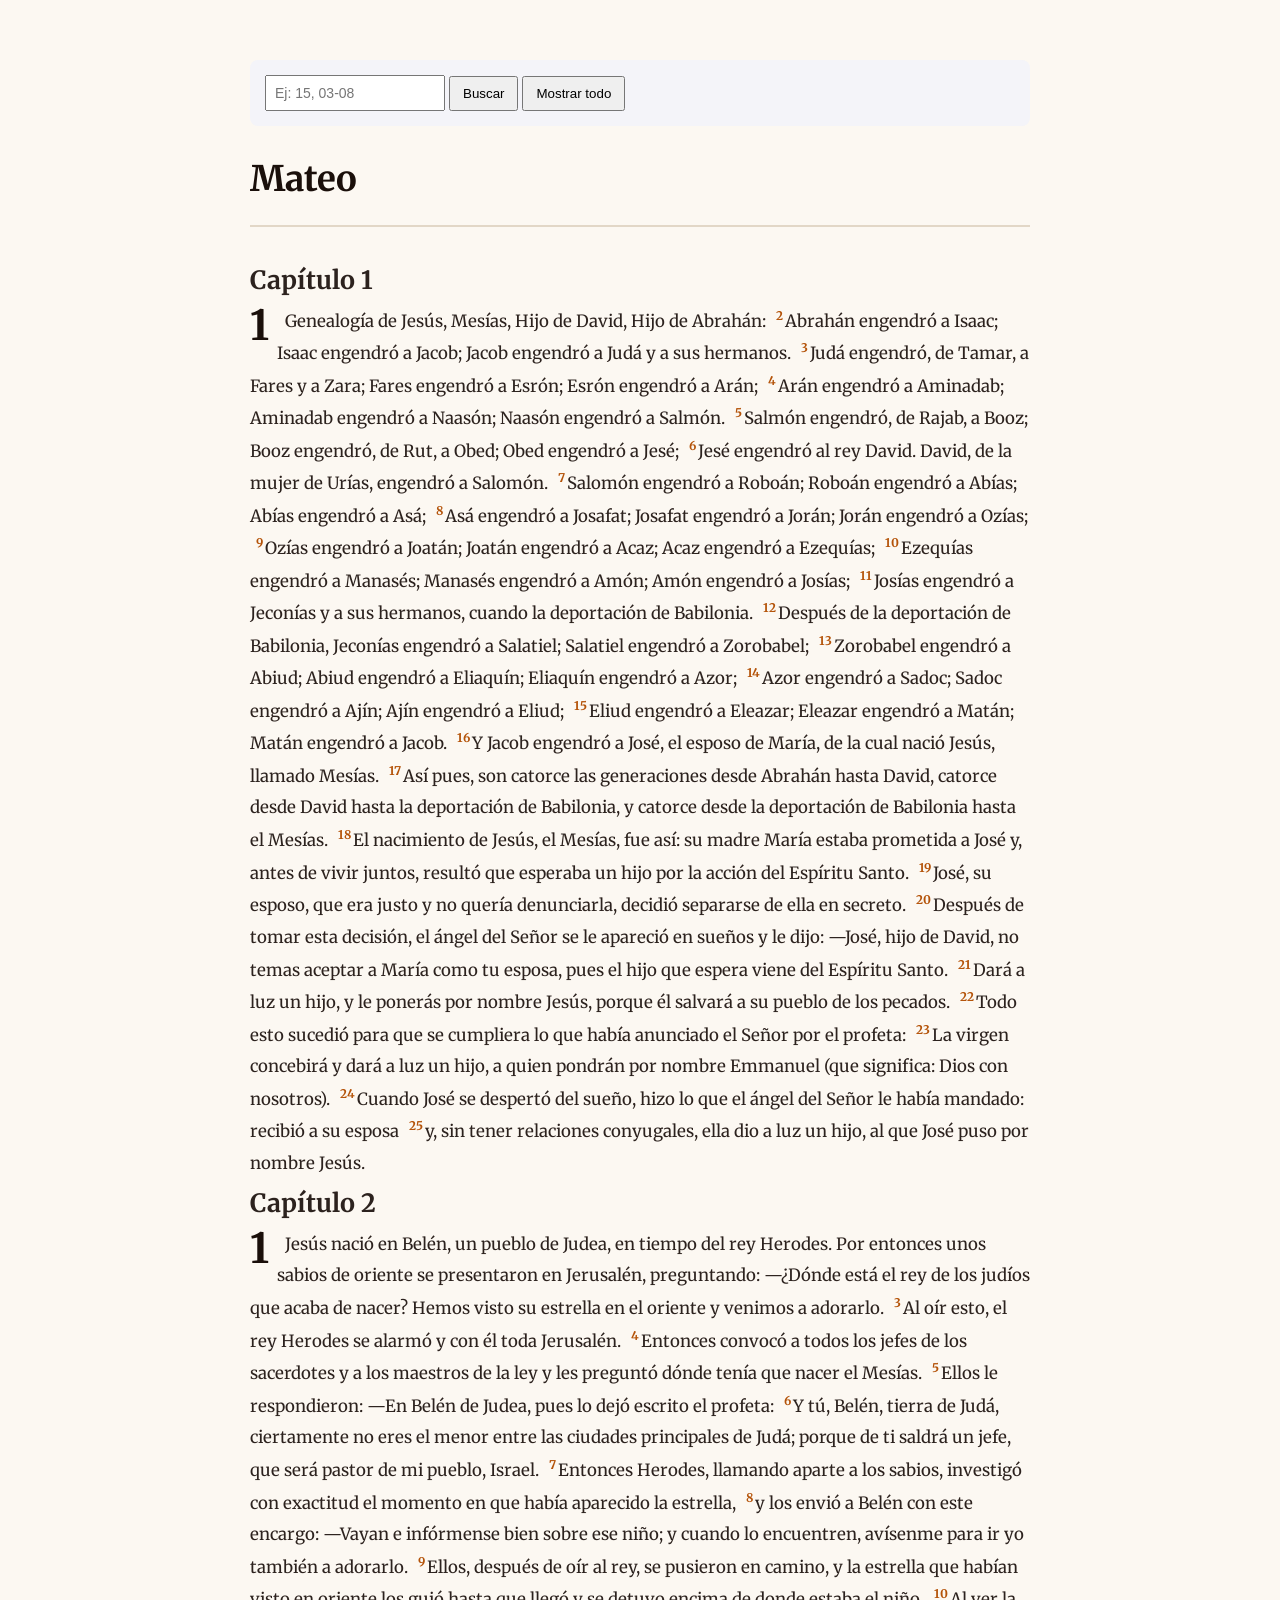
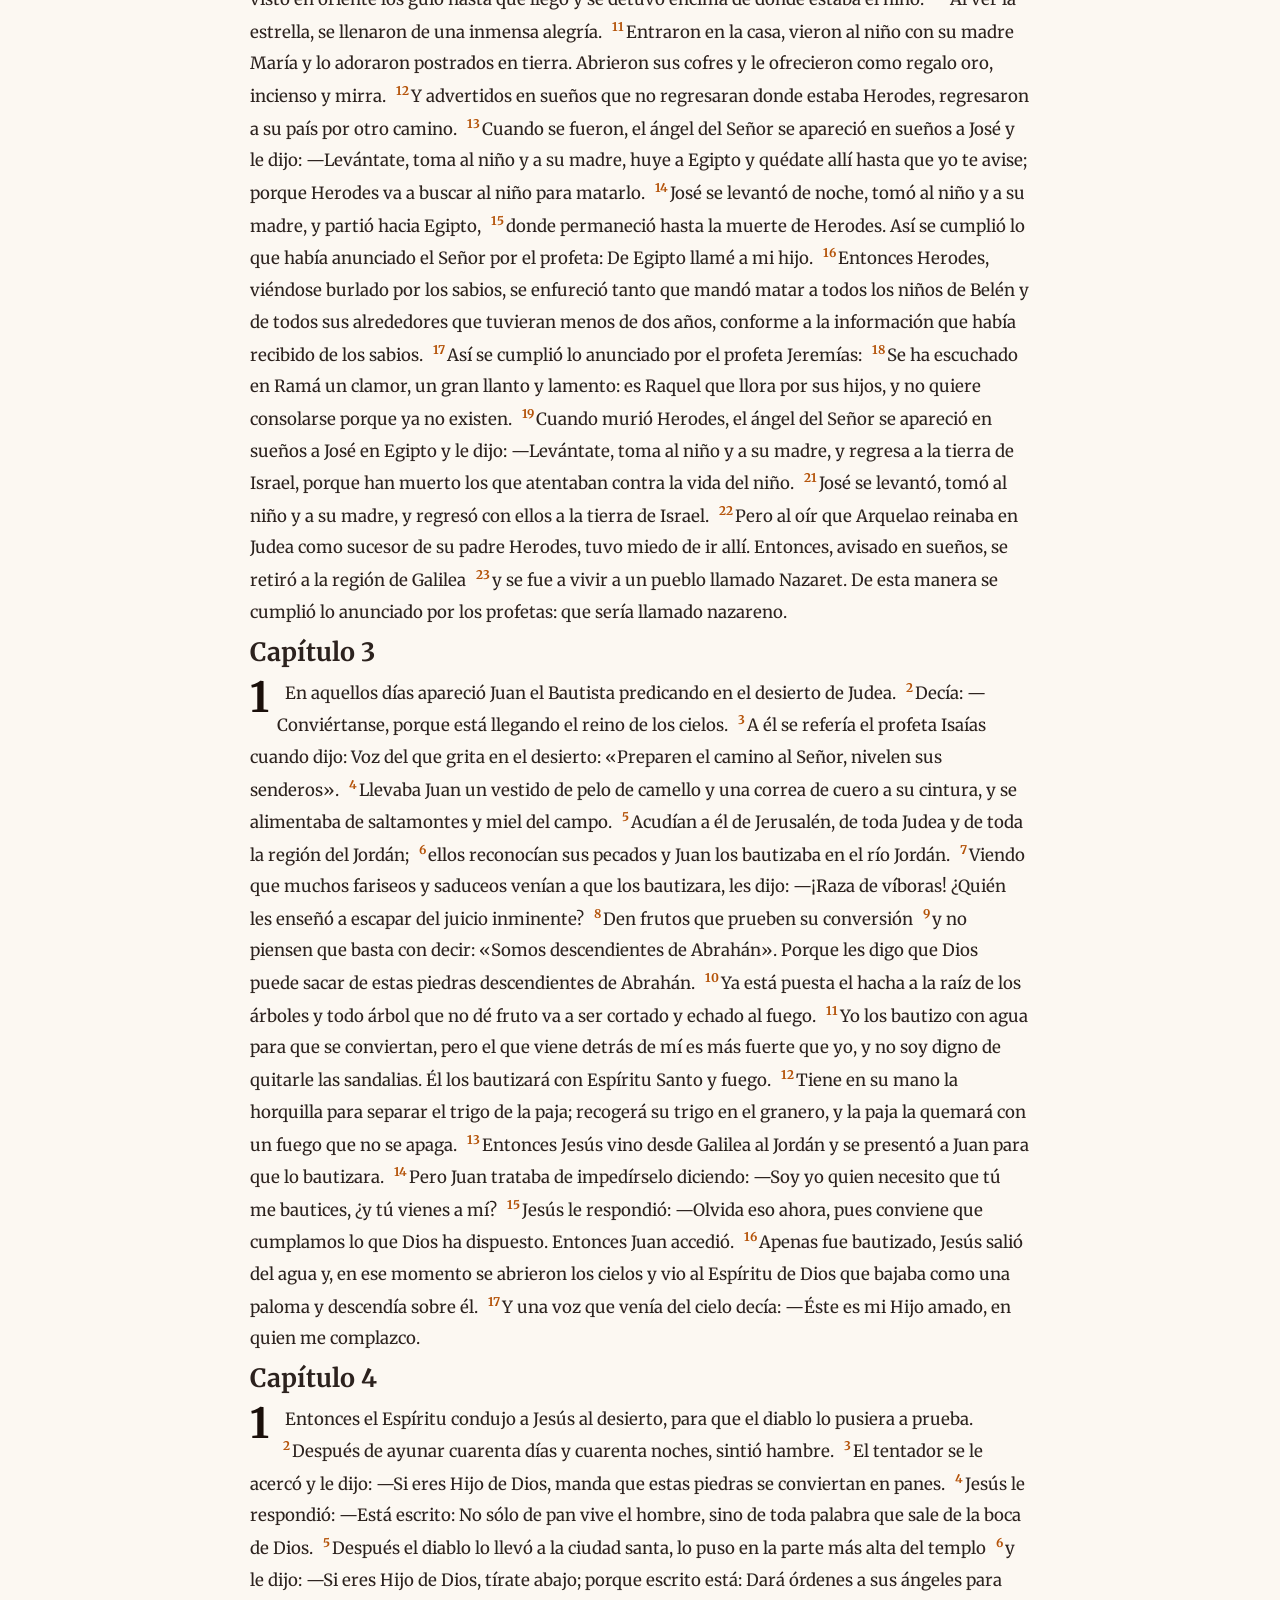
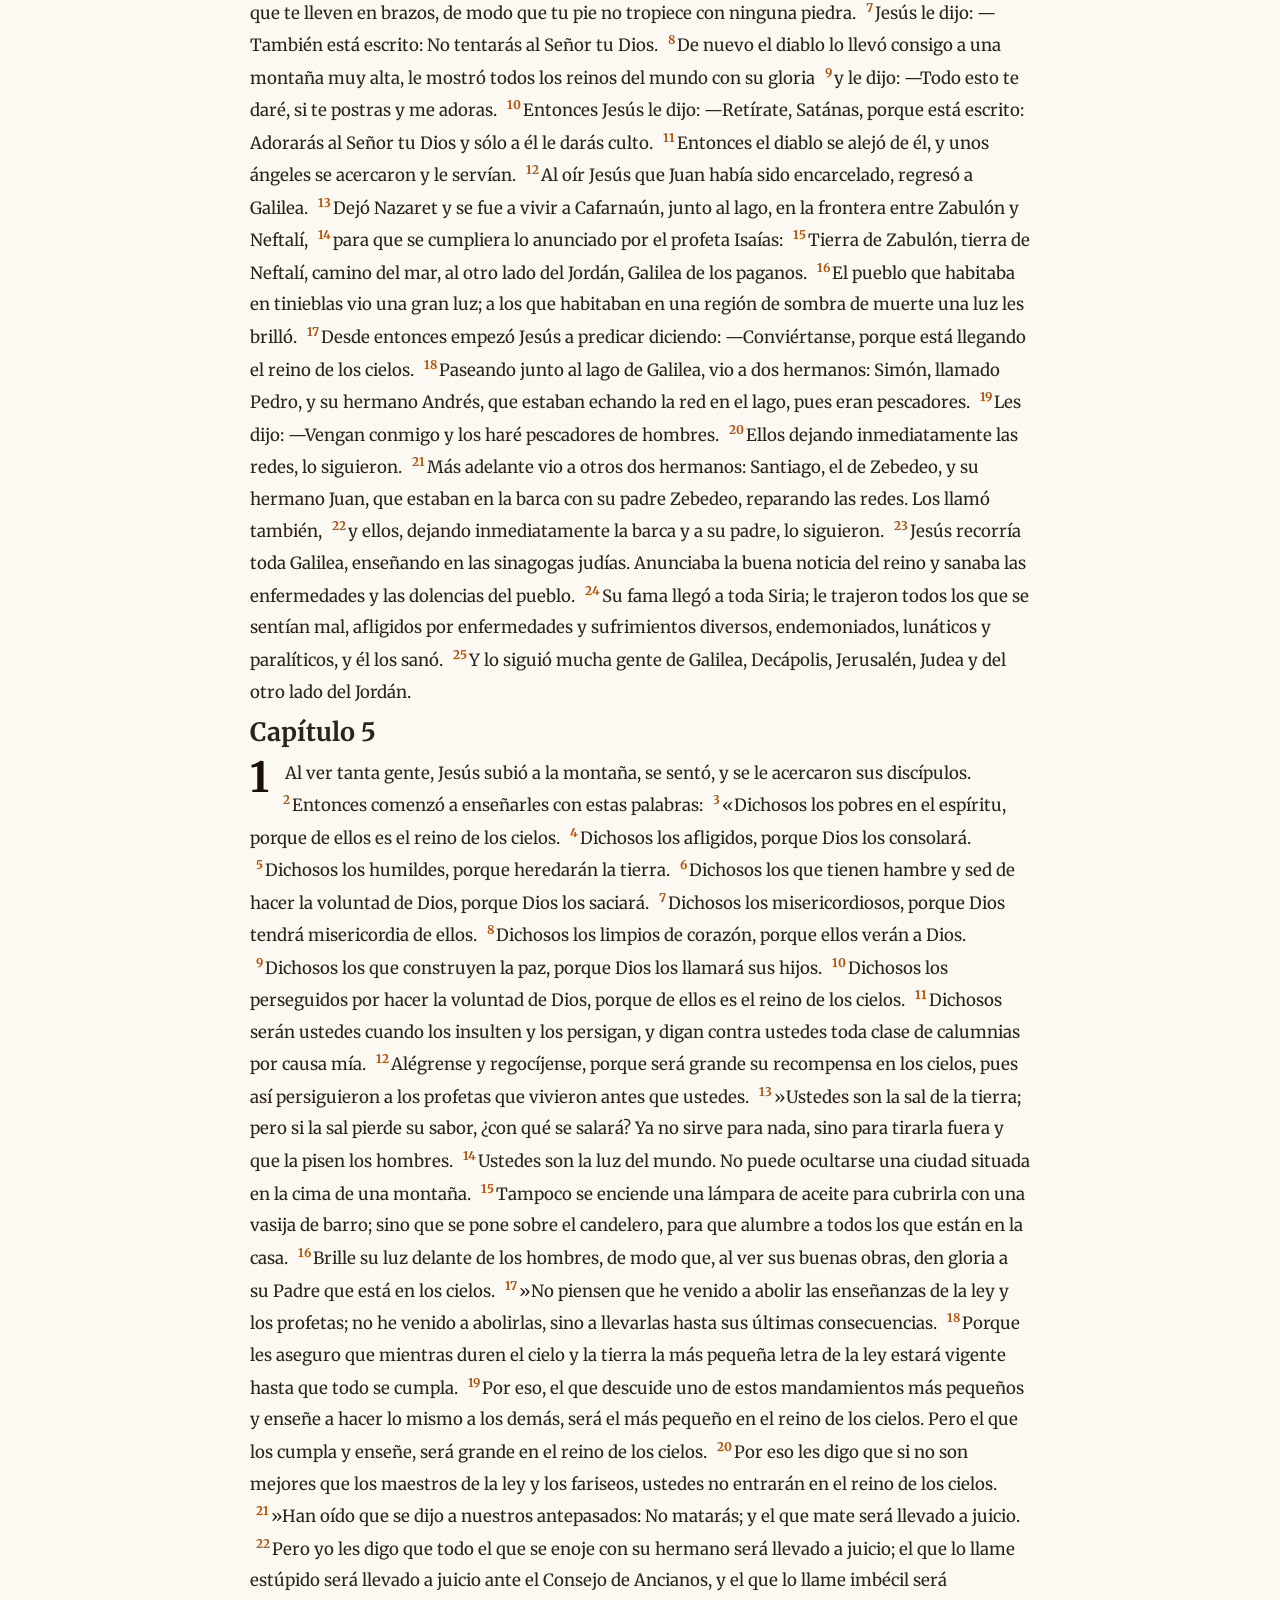
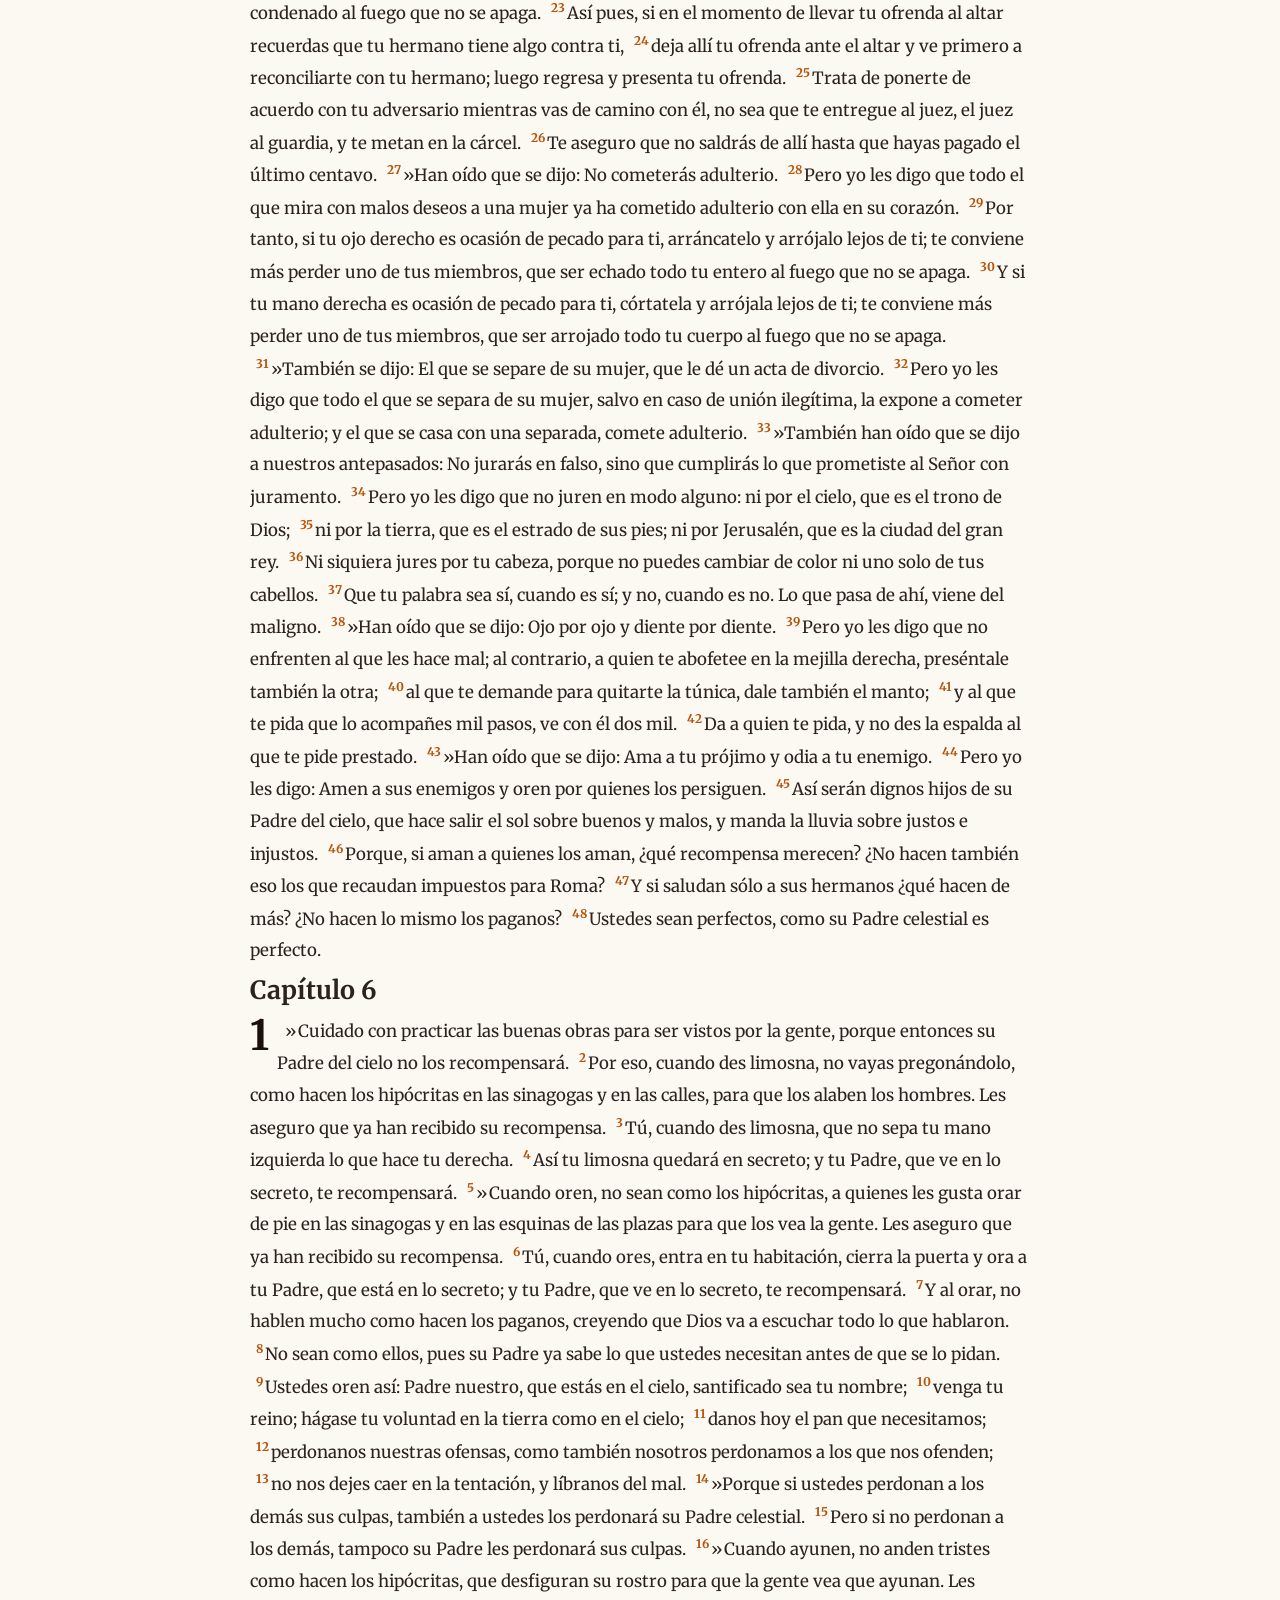
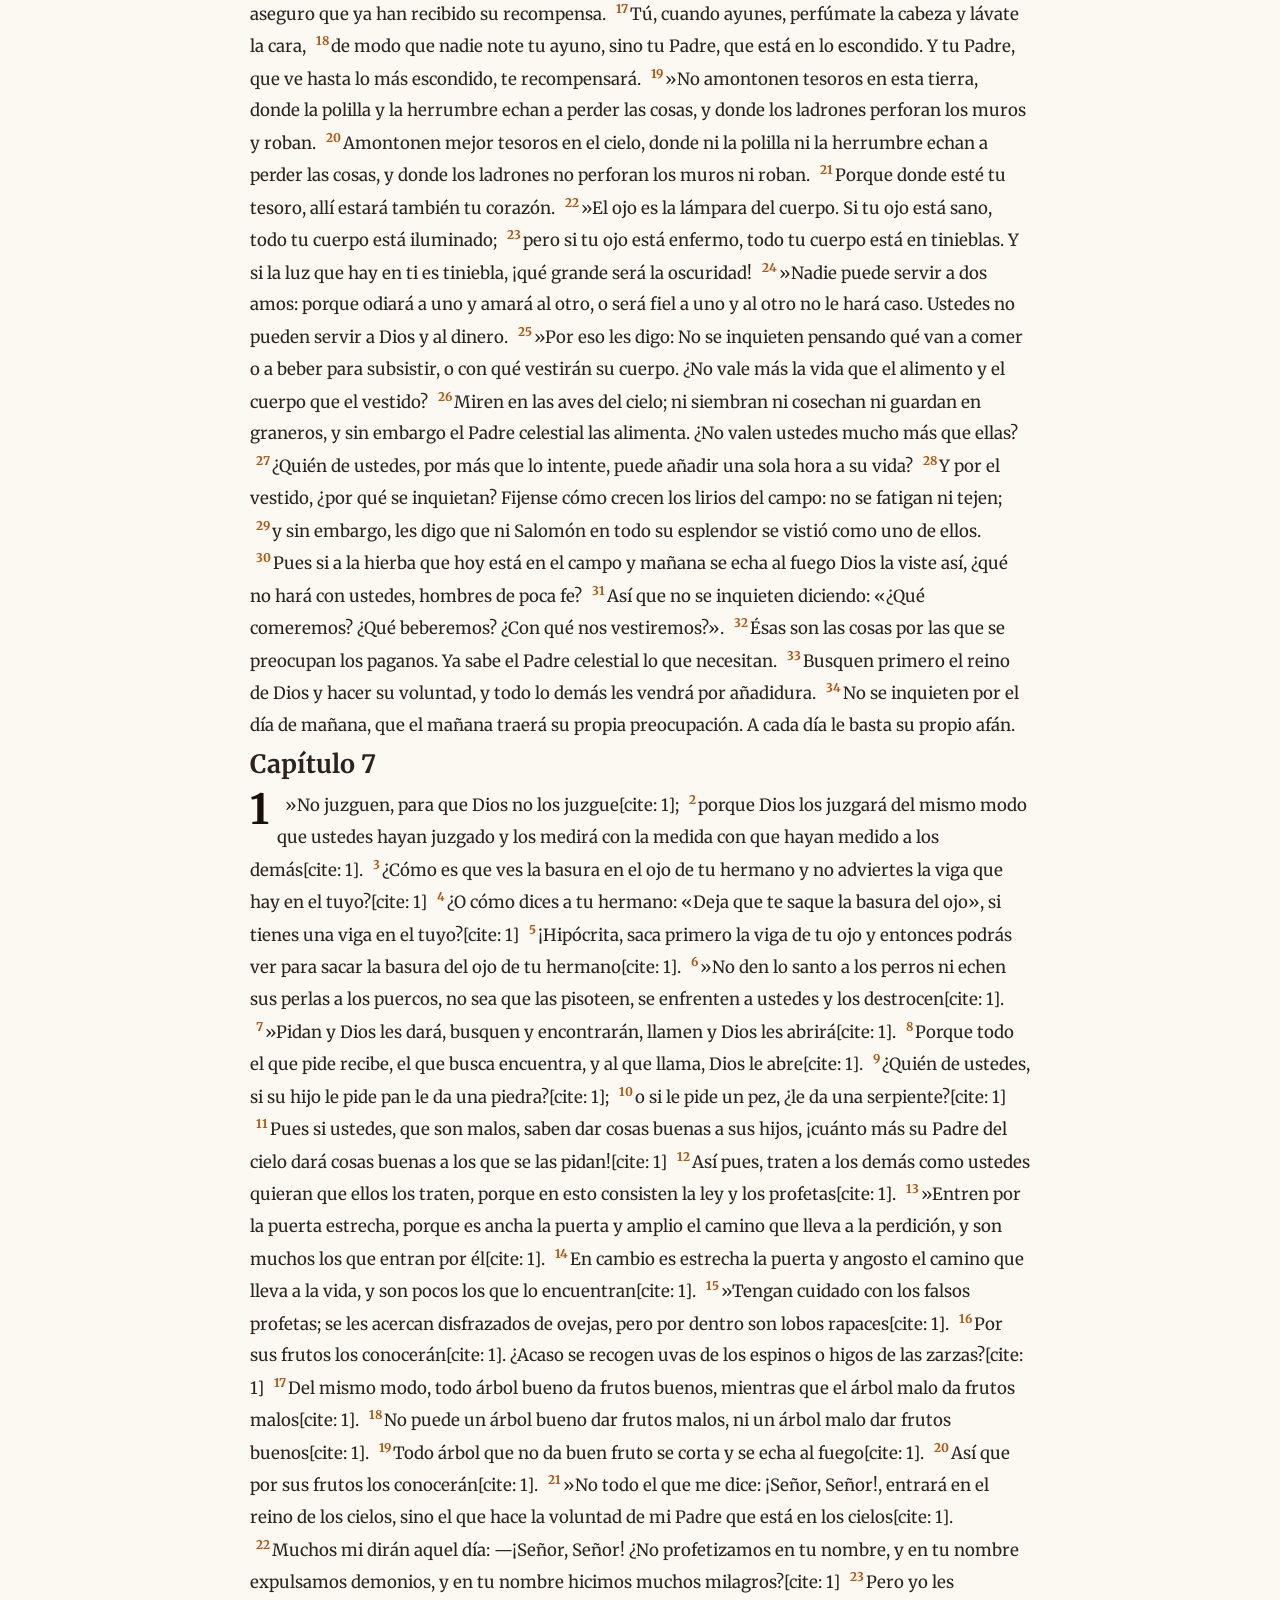
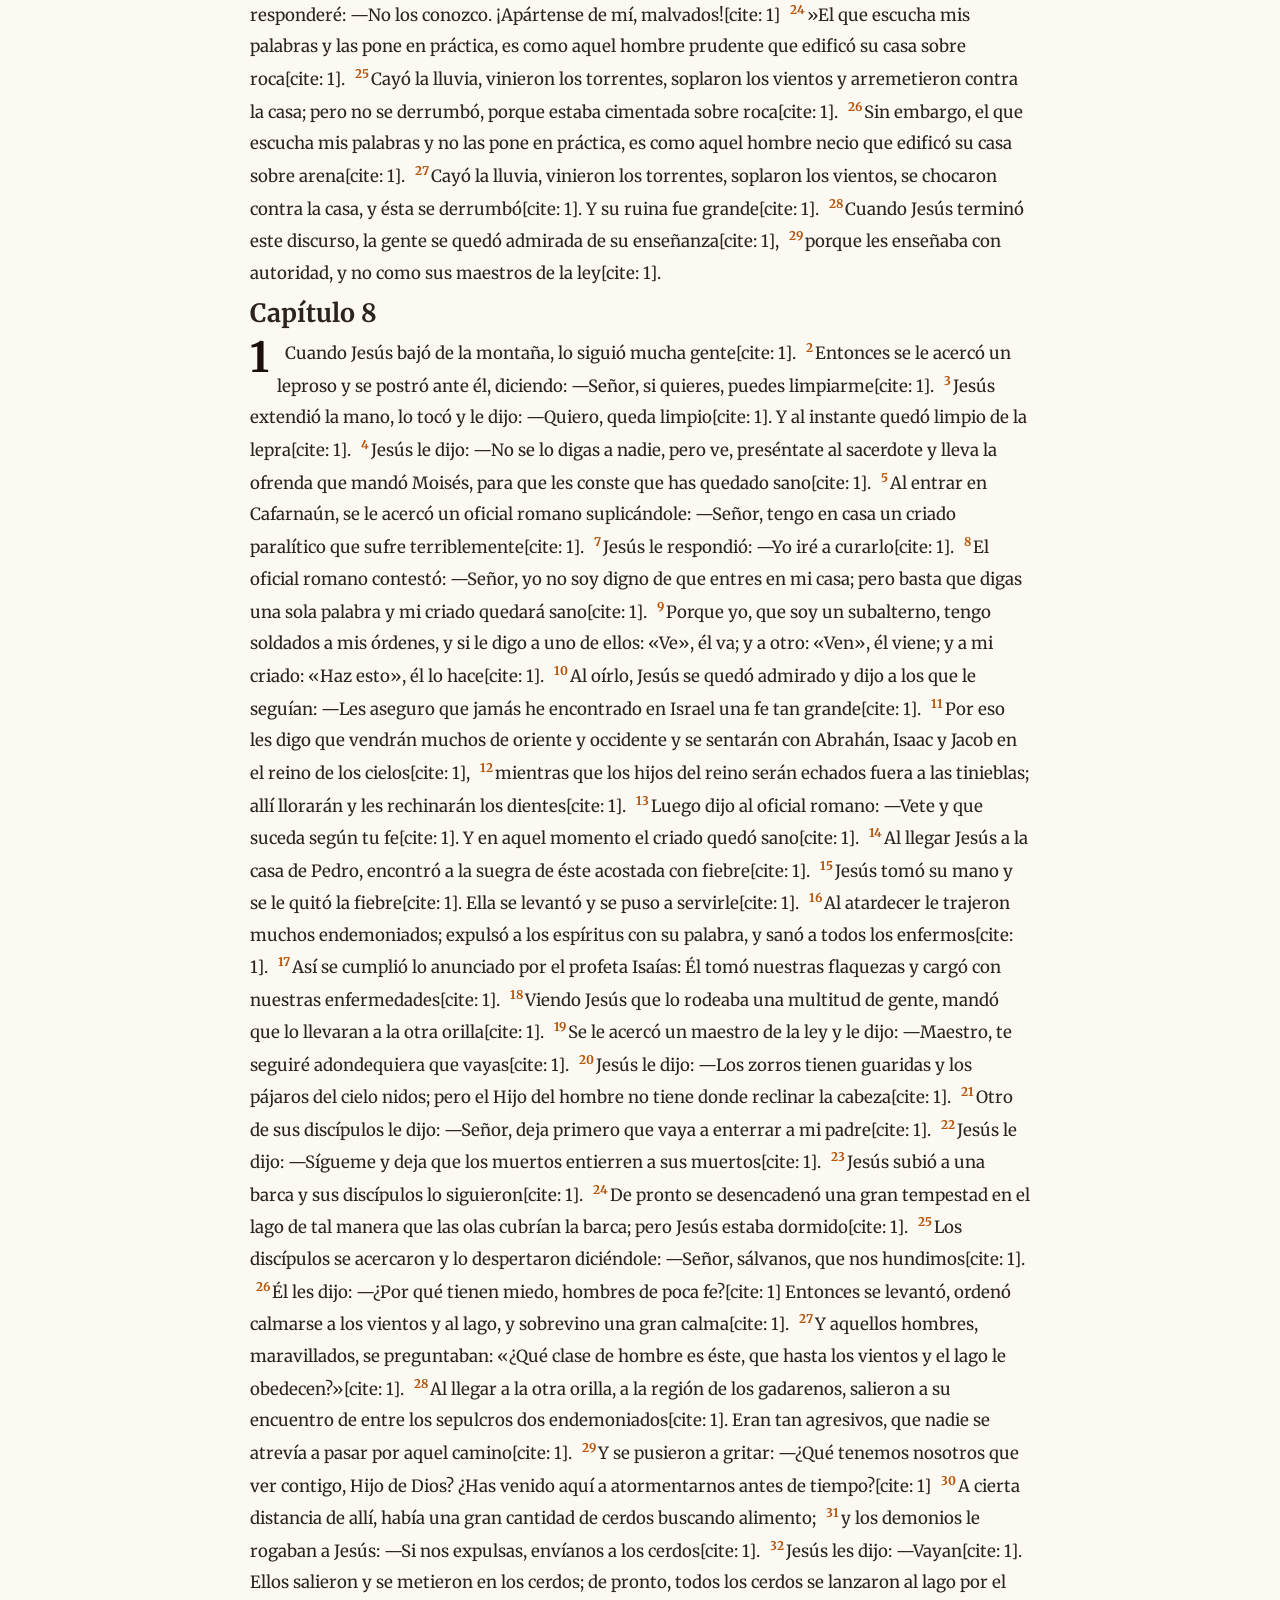
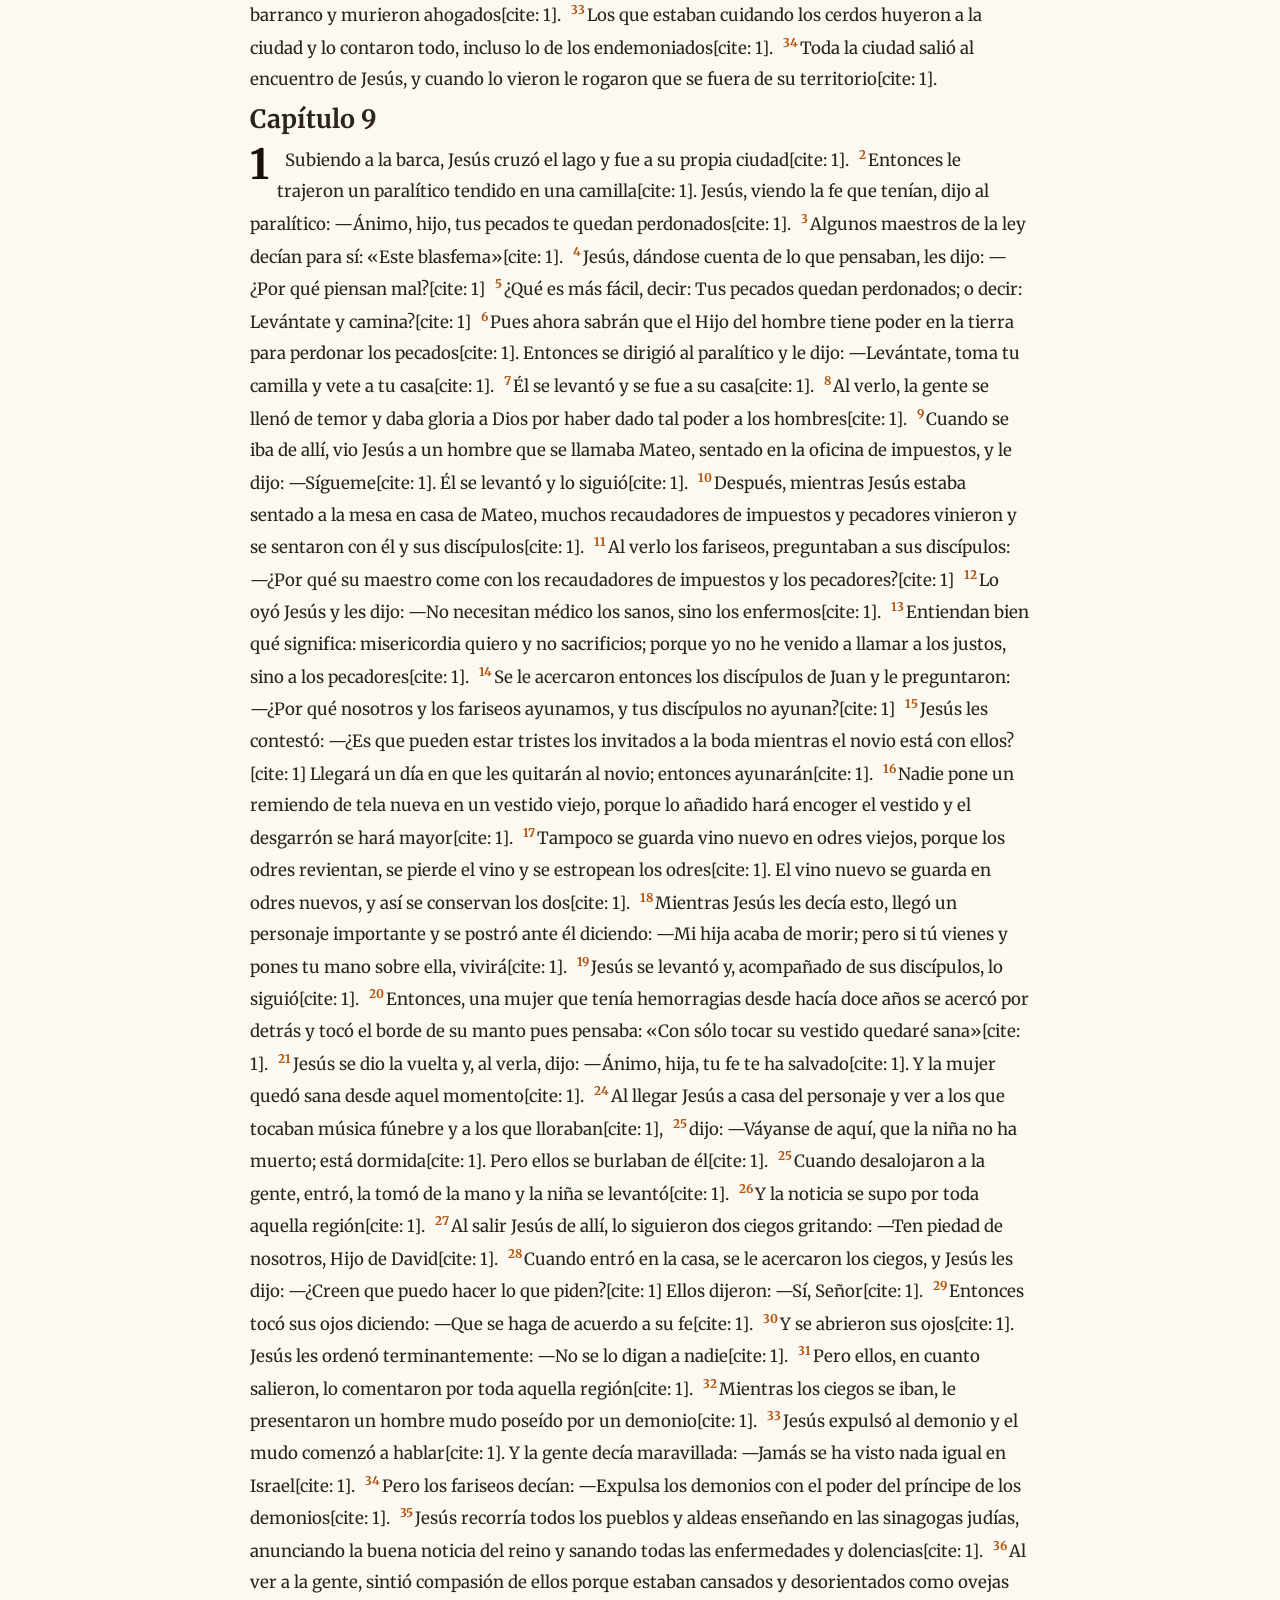
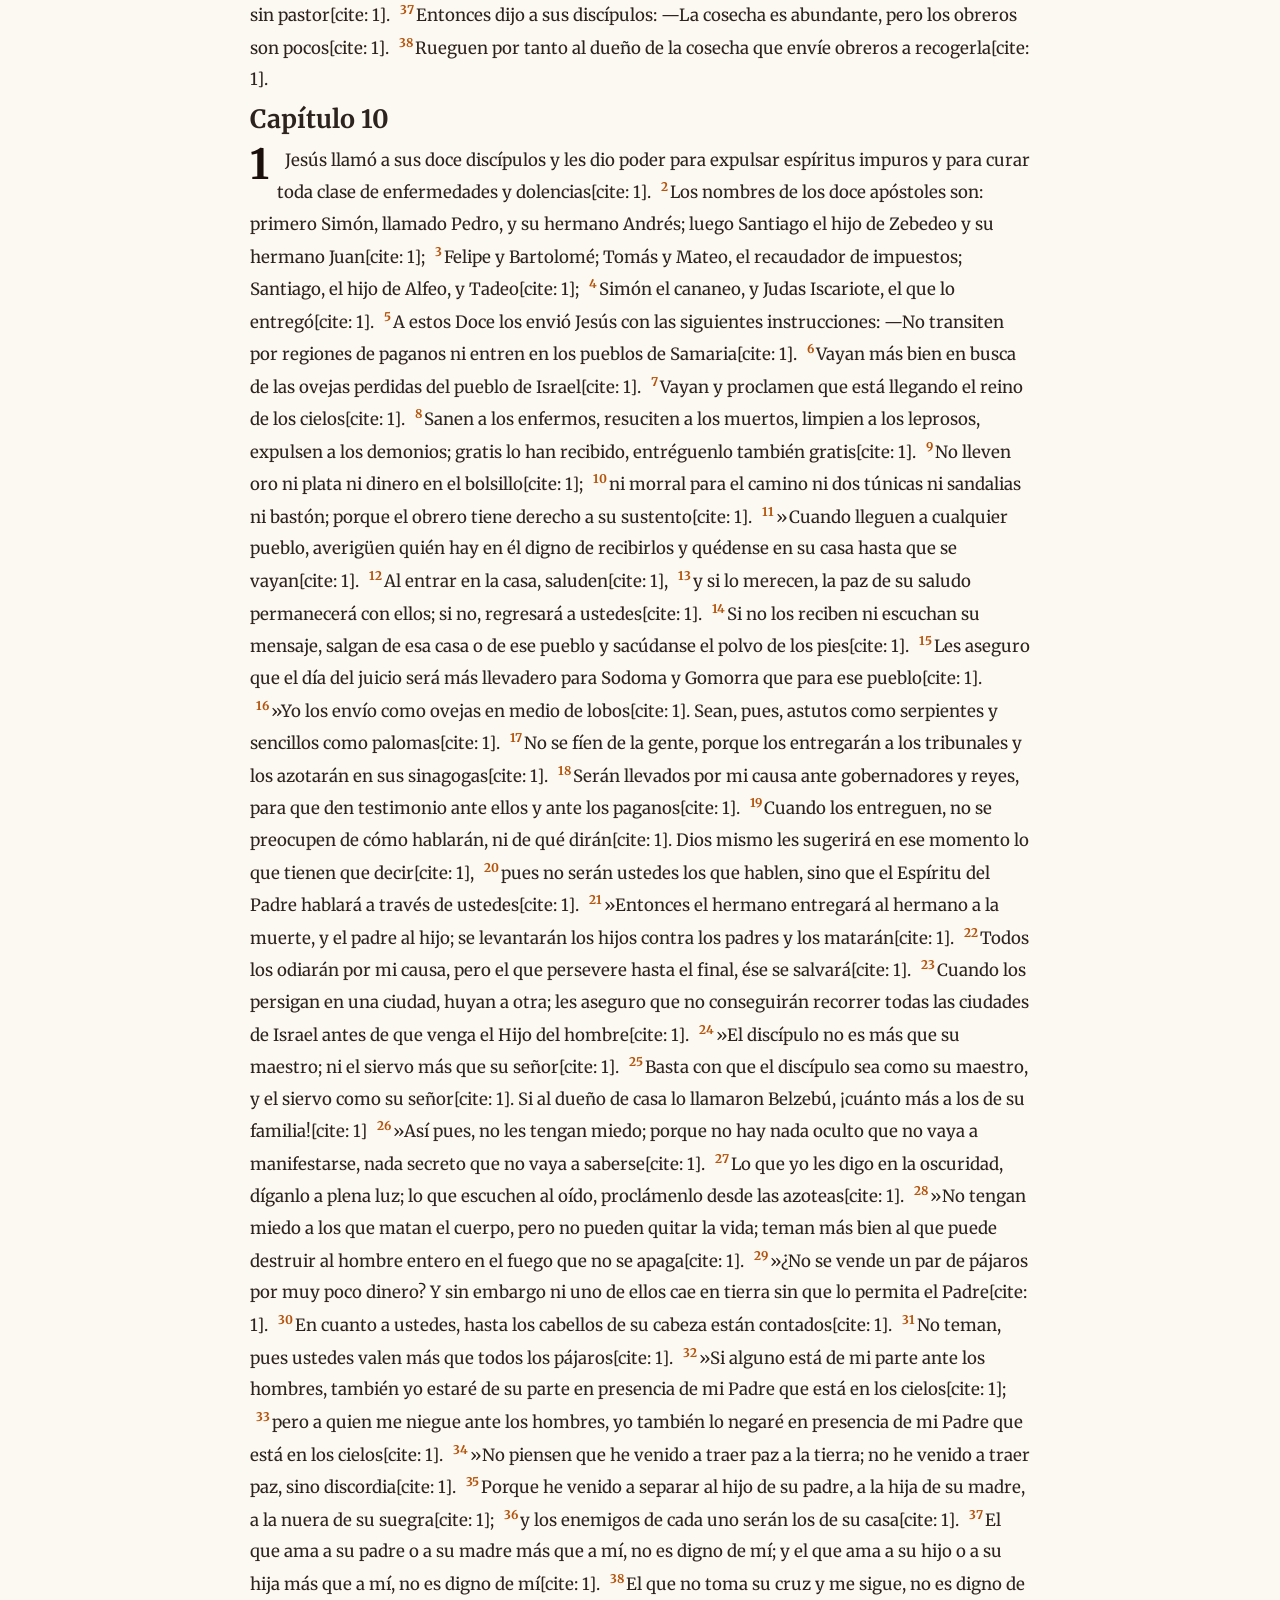
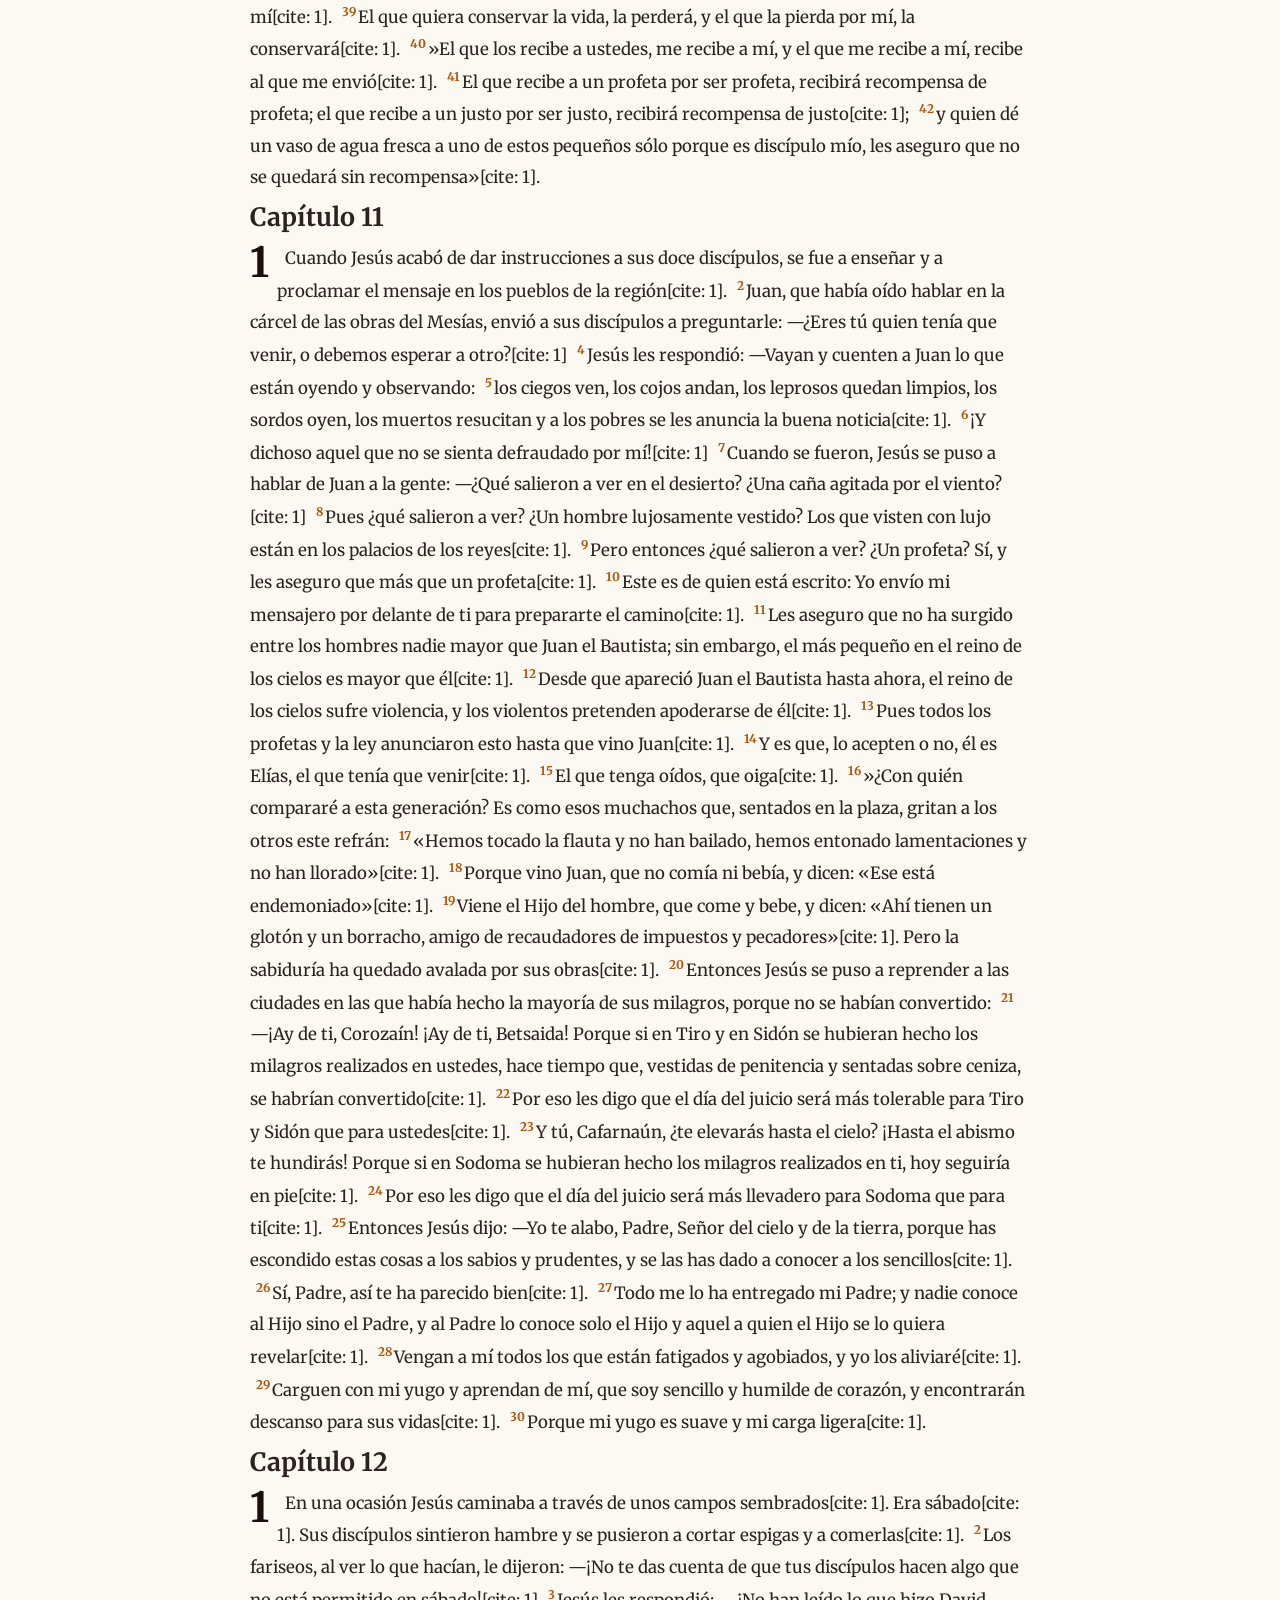
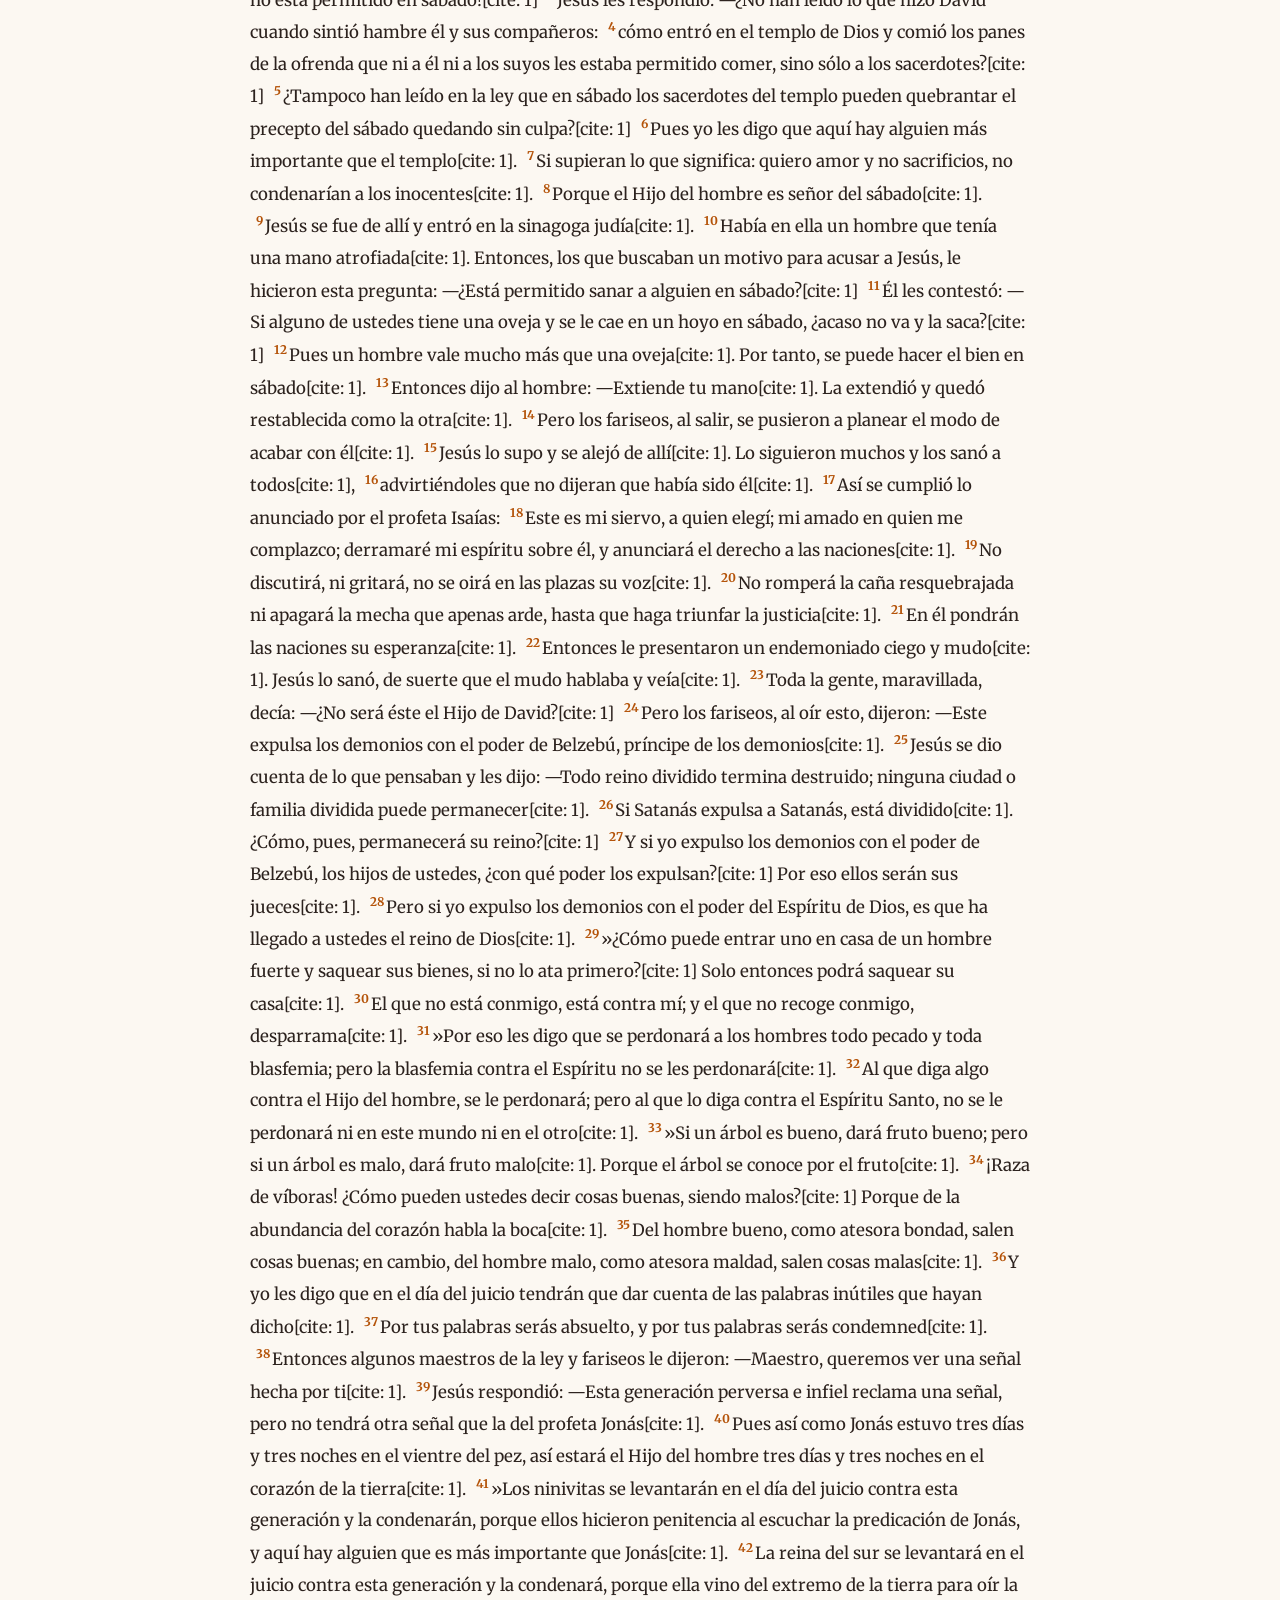
<file: libros/mateo.html>
<!DOCTYPE html>
<html lang="es">
<head>
  <meta charset="UTF-8">
  <meta name="viewport" content="width=device-width, initial-scale=1.0">
  <title>Mateo</title>
  <link rel="stylesheet" href="estilos-libro.css">
  <script src="buscador.js" defer></script>
</head>
<body>

  <div style="margin: 20px 0; padding: 15px; background: #f4f4f9; border-radius: 8px;">
    <input type="text" id="inputBusqueda" placeholder="Ej: 15, 03-08" style="padding: 8px; font-size: 14px; width: 180px;">
    <button onclick="buscarCita()" style="padding: 8px 12px; cursor: pointer;">Buscar</button>
    <button onclick="limpiarBusqueda()" style="padding: 8px 12px; cursor: pointer;">Mostrar todo</button>
  </div>

  <h1>Mateo</h1>

  <h2>Capítulo 1</h2>
  <p>
    <sup>1</sup>Genealogía de Jesús, Mesías, Hijo de David, Hijo de Abrahán: 
    <sup>2</sup>Abrahán engendró a Isaac; Isaac engendró a Jacob; Jacob engendró a Judá y a sus hermanos. 
    <sup>3</sup>Judá engendró, de Tamar, a Fares y a Zara; Fares engendró a Esrón; Esrón engendró a Arán; 
    <sup>4</sup>Arán engendró a Aminadab; Aminadab engendró a Naasón; Naasón engendró a Salmón. 
    <sup>5</sup>Salmón engendró, de Rajab, a Booz; Booz engendró, de Rut, a Obed; Obed engendró a Jesé; 
    <sup>6</sup>Jesé engendró al rey David. David, de la mujer de Urías, engendró a Salomón. 
    <sup>7</sup>Salomón engendró a Roboán; Roboán engendró a Abías; Abías engendró a Asá; 
    <sup>8</sup>Asá engendró a Josafat; Josafat engendró a Jorán; Jorán engendró a Ozías; 
    <sup>9</sup>Ozías engendró a Joatán; Joatán engendró a Acaz; Acaz engendró a Ezequías; 
    <sup>10</sup>Ezequías engendró a Manasés; Manasés engendró a Amón; Amón engendró a Josías; 
    <sup>11</sup>Josías engendró a Jeconías y a sus hermanos, cuando la deportación de Babilonia. 
    <sup>12</sup>Después de la deportación de Babilonia, Jeconías engendró a Salatiel; Salatiel engendró a Zorobabel; 
    <sup>13</sup>Zorobabel engendró a Abiud; Abiud engendró a Eliaquín; Eliaquín engendró a Azor; 
    <sup>14</sup>Azor engendró a Sadoc; Sadoc engendró a Ajín; Ajín engendró a Eliud; 
    <sup>15</sup>Eliud engendró a Eleazar; Eleazar engendró a Matán; Matán engendró a Jacob. 
    <sup>16</sup>Y Jacob engendró a José, el esposo de María, de la cual nació Jesús, llamado Mesías. 
    <sup>17</sup>Así pues, son catorce las generaciones desde Abrahán hasta David, catorce desde David hasta la deportación de Babilonia, y catorce desde la deportación de Babilonia hasta el Mesías. 
    <sup>18</sup>El nacimiento de Jesús, el Mesías, fue así: su madre María estaba prometida a José y, antes de vivir juntos, resultó que esperaba un hijo por la acción del Espíritu Santo. 
    <sup>19</sup>José, su esposo, que era justo y no quería denunciarla, decidió separarse de ella en secreto. 
    <sup>20</sup>Después de tomar esta decisión, el ángel del Señor se le apareció en sueños y le dijo: —José, hijo de David, no temas aceptar a María como tu esposa, pues el hijo que espera viene del Espíritu Santo. 
    <sup>21</sup>Dará a luz un hijo, y le ponerás por nombre Jesús, porque él salvará a su pueblo de los pecados. 
    <sup>22</sup>Todo esto sucedió para que se cumpliera lo que había anunciado el Señor por el profeta: 
    <sup>23</sup>La virgen concebirá y dará a luz un hijo, a quien pondrán por nombre Emmanuel (que significa: Dios con nosotros). 
    <sup>24</sup>Cuando José se despertó del sueño, hizo lo que el ángel del Señor le había mandado: recibió a su esposa 
    <sup>25</sup>y, sin tener relaciones conyugales, ella dio a luz un hijo, al que José puso por nombre Jesús.
  </p>

  <h2>Capítulo 2</h2>
  <p>
    <sup>1</sup>Jesús nació en Belén, un pueblo de Judea, en tiempo del rey Herodes. Por entonces unos sabios de oriente se presentaron en Jerusalén, preguntando: —¿Dónde está el rey de los judíos que acaba de nacer? Hemos visto su estrella en el oriente y venimos a adorarlo. 
    <sup>3</sup>Al oír esto, el rey Herodes se alarmó y con él toda Jerusalén. 
    <sup>4</sup>Entonces convocó a todos los jefes de los sacerdotes y a los maestros de la ley y les preguntó dónde tenía que nacer el Mesías. 
    <sup>5</sup>Ellos le respondieron: —En Belén de Judea, pues lo dejó escrito el profeta: 
    <sup>6</sup>Y tú, Belén, tierra de Judá, ciertamente no eres el menor entre las ciudades principales de Judá; porque de ti saldrá un jefe, que será pastor de mi pueblo, Israel. 
    <sup>7</sup>Entonces Herodes, llamando aparte a los sabios, investigó con exactitud el momento en que había aparecido la estrella, 
    <sup>8</sup>y los envió a Belén con este encargo: —Vayan e infórmense bien sobre ese niño; y cuando lo encuentren, avísenme para ir yo también a adorarlo. 
    <sup>9</sup>Ellos, después de oír al rey, se pusieron en camino, y la estrella que habían visto en oriente los guió hasta que llegó y se detuvo encima de donde estaba el niño. 
    <sup>10</sup>Al ver la estrella, se llenaron de una inmensa alegría. 
    <sup>11</sup>Entraron en la casa, vieron al niño con su madre María y lo adoraron postrados en tierra. Abrieron sus cofres y le ofrecieron como regalo oro, incienso y mirra. 
    <sup>12</sup>Y advertidos en sueños que no regresaran donde estaba Herodes, regresaron a su país por otro camino. 
    <sup>13</sup>Cuando se fueron, el ángel del Señor se apareció en sueños a José y le dijo: —Levántate, toma al niño y a su madre, huye a Egipto y quédate allí hasta que yo te avise; porque Herodes va a buscar al niño para matarlo. 
    <sup>14</sup>José se levantó de noche, tomó al niño y a su madre, y partió hacia Egipto, 
    <sup>15</sup>donde permaneció hasta la muerte de Herodes. Así se cumplió lo que había anunciado el Señor por el profeta: De Egipto llamé a mi hijo. 
    <sup>16</sup>Entonces Herodes, viéndose burlado por los sabios, se enfureció tanto que mandó matar a todos los niños de Belén y de todos sus alrededores que tuvieran menos de dos años, conforme a la información que había recibido de los sabios. 
    <sup>17</sup>Así se cumplió lo anunciado por el profeta Jeremías: 
    <sup>18</sup>Se ha escuchado en Ramá un clamor, un gran llanto y lamento: es Raquel que llora por sus hijos, y no quiere consolarse porque ya no existen. 
    <sup>19</sup>Cuando murió Herodes, el ángel del Señor se apareció en sueños a José en Egipto y le dijo: —Levántate, toma al niño y a su madre, y regresa a la tierra de Israel, porque han muerto los que atentaban contra la vida del niño. 
    <sup>21</sup>José se levantó, tomó al niño y a su madre, y regresó con ellos a la tierra de Israel. 
    <sup>22</sup>Pero al oír que Arquelao reinaba en Judea como sucesor de su padre Herodes, tuvo miedo de ir allí. Entonces, avisado en sueños, se retiró a la región de Galilea 
    <sup>23</sup>y se fue a vivir a un pueblo llamado Nazaret. De esta manera se cumplió lo anunciado por los profetas: que sería llamado nazareno.
  </p>

  <h2>Capítulo 3</h2>
  <p>
    <sup>1</sup>En aquellos días apareció Juan el Bautista predicando en el desierto de Judea. 
    <sup>2</sup>Decía: —Conviértanse, porque está llegando el reino de los cielos. 
    <sup>3</sup>A él se refería el profeta Isaías cuando dijo: Voz del que grita en el desierto: «Preparen el camino al Señor, nivelen sus senderos». 
    <sup>4</sup>Llevaba Juan un vestido de pelo de camello y una correa de cuero a su cintura, y se alimentaba de saltamontes y miel del campo. 
    <sup>5</sup>Acudían a él de Jerusalén, de toda Judea y de toda la región del Jordán; 
    <sup>6</sup>ellos reconocían sus pecados y Juan los bautizaba en el río Jordán. 
    <sup>7</sup>Viendo que muchos fariseos y saduceos venían a que los bautizara, les dijo: —¡Raza de víboras! ¿Quién les enseñó a escapar del juicio inminente? 
    <sup>8</sup>Den frutos que prueben su conversión 
    <sup>9</sup>y no piensen que basta con decir: «Somos descendientes de Abrahán». Porque les digo que Dios puede sacar de estas piedras descendientes de Abrahán. 
    <sup>10</sup>Ya está puesta el hacha a la raíz de los árboles y todo árbol que no dé fruto va a ser cortado y echado al fuego. 
    <sup>11</sup>Yo los bautizo con agua para que se conviertan, pero el que viene detrás de mí es más fuerte que yo, y no soy digno de quitarle las sandalias. Él los bautizará con Espíritu Santo y fuego. 
    <sup>12</sup>Tiene en su mano la horquilla para separar el trigo de la paja; recogerá su trigo en el granero, y la paja la quemará con un fuego que no se apaga. 
    <sup>13</sup>Entonces Jesús vino desde Galilea al Jordán y se presentó a Juan para que lo bautizara. 
    <sup>14</sup>Pero Juan trataba de impedírselo diciendo: —Soy yo quien necesito que tú me bautices, ¿y tú vienes a mí? 
    <sup>15</sup>Jesús le respondió: —Olvida eso ahora, pues conviene que cumplamos lo que Dios ha dispuesto. Entonces Juan accedió. 
    <sup>16</sup>Apenas fue bautizado, Jesús salió del agua y, en ese momento se abrieron los cielos y vio al Espíritu de Dios que bajaba como una paloma y descendía sobre él. 
    <sup>17</sup>Y una voz que venía del cielo decía: —Éste es mi Hijo amado, en quien me complazco.
  </p>

  <h2>Capítulo 4</h2>
  <p>
    <sup>1</sup>Entonces el Espíritu condujo a Jesús al desierto, para que el diablo lo pusiera a prueba. 
    <sup>2</sup>Después de ayunar cuarenta días y cuarenta noches, sintió hambre. 
    <sup>3</sup>El tentador se le acercó y le dijo: —Si eres Hijo de Dios, manda que estas piedras se conviertan en panes. 
    <sup>4</sup>Jesús le respondió: —Está escrito: No sólo de pan vive el hombre, sino de toda palabra que sale de la boca de Dios. 
    <sup>5</sup>Después el diablo lo llevó a la ciudad santa, lo puso en la parte más alta del templo 
    <sup>6</sup>y le dijo: —Si eres Hijo de Dios, tírate abajo; porque escrito está: Dará órdenes a sus ángeles para que te lleven en brazos, de modo que tu pie no tropiece con ninguna piedra. 
    <sup>7</sup>Jesús le dijo: —También está escrito: No tentarás al Señor tu Dios. 
    <sup>8</sup>De nuevo el diablo lo llevó consigo a una montaña muy alta, le mostró todos los reinos del mundo con su gloria 
    <sup>9</sup>y le dijo: —Todo esto te daré, si te postras y me adoras. 
    <sup>10</sup>Entonces Jesús le dijo: —Retírate, Satánas, porque está escrito: Adorarás al Señor tu Dios y sólo a él le darás culto. 
    <sup>11</sup>Entonces el diablo se alejó de él, y unos ángeles se acercaron y le servían. 
    <sup>12</sup>Al oír Jesús que Juan había sido encarcelado, regresó a Galilea. 
    <sup>13</sup>Dejó Nazaret y se fue a vivir a Cafarnaún, junto al lago, en la frontera entre Zabulón y Neftalí, 
    <sup>14</sup>para que se cumpliera lo anunciado por el profeta Isaías: 
    <sup>15</sup>Tierra de Zabulón, tierra de Neftalí, camino del mar, al otro lado del Jordán, Galilea de los paganos. 
    <sup>16</sup>El pueblo que habitaba en tinieblas vio una gran luz; a los que habitaban en una región de sombra de muerte una luz les brilló. 
    <sup>17</sup>Desde entonces empezó Jesús a predicar diciendo: —Conviértanse, porque está llegando el reino de los cielos. 
    <sup>18</sup>Paseando junto al lago de Galilea, vio a dos hermanos: Simón, llamado Pedro, y su hermano Andrés, que estaban echando la red en el lago, pues eran pescadores. 
    <sup>19</sup>Les dijo: —Vengan conmigo y los haré pescadores de hombres. 
    <sup>20</sup>Ellos dejando inmediatamente las redes, lo siguieron. 
    <sup>21</sup>Más adelante vio a otros dos hermanos: Santiago, el de Zebedeo, y su hermano Juan, que estaban en la barca con su padre Zebedeo, reparando las redes. Los llamó también, 
    <sup>22</sup>y ellos, dejando inmediatamente la barca y a su padre, lo siguieron. 
    <sup>23</sup>Jesús recorría toda Galilea, enseñando en las sinagogas judías. Anunciaba la buena noticia del reino y sanaba las enfermedades y las dolencias del pueblo. 
    <sup>24</sup>Su fama llegó a toda Siria; le trajeron todos los que se sentían mal, afligidos por enfermedades y sufrimientos diversos, endemoniados, lunáticos y paralíticos, y él los sanó. 
    <sup>25</sup>Y lo siguió mucha gente de Galilea, Decápolis, Jerusalén, Judea y del otro lado del Jordán.
  </p>

  <h2>Capítulo 5</h2>
  <p>
    <sup>1</sup>Al ver tanta gente, Jesús subió a la montaña, se sentó, y se le acercaron sus discípulos. 
    <sup>2</sup>Entonces comenzó a enseñarles con estas palabras: 
    <sup>3</sup>«Dichosos los pobres en el espíritu, porque de ellos es el reino de los cielos. 
    <sup>4</sup>Dichosos los afligidos, porque Dios los consolará. 
    <sup>5</sup>Dichosos los humildes, porque heredarán la tierra. 
    <sup>6</sup>Dichosos los que tienen hambre y sed de hacer la voluntad de Dios, porque Dios los saciará. 
    <sup>7</sup>Dichosos los misericordiosos, porque Dios tendrá misericordia de ellos. 
    <sup>8</sup>Dichosos los limpios de corazón, porque ellos verán a Dios. 
    <sup>9</sup>Dichosos los que construyen la paz, porque Dios los llamará sus hijos. 
    <sup>10</sup>Dichosos los perseguidos por hacer la voluntad de Dios, porque de ellos es el reino de los cielos. 
    <sup>11</sup>Dichosos serán ustedes cuando los insulten y los persigan, y digan contra ustedes toda clase de calumnias por causa mía. 
    <sup>12</sup>Alégrense y regocíjense, porque será grande su recompensa en los cielos, pues así persiguieron a los profetas que vivieron antes que ustedes. 
    <sup>13</sup>»Ustedes son la sal de la tierra; pero si la sal pierde su sabor, ¿con qué se salará? Ya no sirve para nada, sino para tirarla fuera y que la pisen los hombres. 
    <sup>14</sup>Ustedes son la luz del mundo. No puede ocultarse una ciudad situada en la cima de una montaña. 
    <sup>15</sup>Tampoco se enciende una lámpara de aceite para cubrirla con una vasija de barro; sino que se pone sobre el candelero, para que alumbre a todos los que están en la casa. 
    <sup>16</sup>Brille su luz delante de los hombres, de modo que, al ver sus buenas obras, den gloria a su Padre que está en los cielos. 
    <sup>17</sup>»No piensen que he venido a abolir las enseñanzas de la ley y los profetas; no he venido a abolirlas, sino a llevarlas hasta sus últimas consecuencias. 
    <sup>18</sup>Porque les aseguro que mientras duren el cielo y la tierra la más pequeña letra de la ley estará vigente hasta que todo se cumpla. 
    <sup>19</sup>Por eso, el que descuide uno de estos mandamientos más pequeños y enseñe a hacer lo mismo a los demás, será el más pequeño en el reino de los cielos. Pero el que los cumpla y enseñe, será grande en el reino de los cielos. 
    <sup>20</sup>Por eso les digo que si no son mejores que los maestros de la ley y los fariseos, ustedes no entrarán en el reino de los cielos. 
    <sup>21</sup>»Han oído que se dijo a nuestros antepasados: No matarás; y el que mate será llevado a juicio. 
    <sup>22</sup>Pero yo les digo que todo el que se enoje con su hermano será llevado a juicio; el que lo llame estúpido será llevado a juicio ante el Consejo de Ancianos, y el que lo llame imbécil será condenado al fuego que no se apaga. 
    <sup>23</sup>Así pues, si en el momento de llevar tu ofrenda al altar recuerdas que tu hermano tiene algo contra ti, 
    <sup>24</sup>deja allí tu ofrenda ante el altar y ve primero a reconciliarte con tu hermano; luego regresa y presenta tu ofrenda. 
    <sup>25</sup>Trata de ponerte de acuerdo con tu adversario mientras vas de camino con él, no sea que te entregue al juez, el juez al guardia, y te metan en la cárcel. 
    <sup>26</sup>Te aseguro que no saldrás de allí hasta que hayas pagado el último centavo. 
    <sup>27</sup>»Han oído que se dijo: No cometerás adulterio. 
    <sup>28</sup>Pero yo les digo que todo el que mira con malos deseos a una mujer ya ha cometido adulterio con ella en su corazón. 
    <sup>29</sup>Por tanto, si tu ojo derecho es ocasión de pecado para ti, arráncatelo y arrójalo lejos de ti; te conviene más perder uno de tus miembros, que ser echado todo tu entero al fuego que no se apaga. 
    <sup>30</sup>Y si tu mano derecha es ocasión de pecado para ti, córtatela y arrójala lejos de ti; te conviene más perder uno de tus miembros, que ser arrojado todo tu cuerpo al fuego que no se apaga. 
    <sup>31</sup>»También se dijo: El que se separe de su mujer, que le dé un acta de divorcio. 
    <sup>32</sup>Pero yo les digo que todo el que se separa de su mujer, salvo en caso de unión ilegítima, la expone a cometer adulterio; y el que se casa con una separada, comete adulterio. 
    <sup>33</sup>»También han oído que se dijo a nuestros antepasados: No jurarás en falso, sino que cumplirás lo que prometiste al Señor con juramento. 
    <sup>34</sup>Pero yo les digo que no juren en modo alguno: ni por el cielo, que es el trono de Dios; 
    <sup>35</sup>ni por la tierra, que es el estrado de sus pies; ni por Jerusalén, que es la ciudad del gran rey. 
    <sup>36</sup>Ni siquiera jures por tu cabeza, porque no puedes cambiar de color ni uno solo de tus cabellos. 
    <sup>37</sup>Que tu palabra sea sí, cuando es sí; y no, cuando es no. Lo que pasa de ahí, viene del maligno. 
    <sup>38</sup>»Han oído que se dijo: Ojo por ojo y diente por diente. 
    <sup>39</sup>Pero yo les digo que no enfrenten al que les hace mal; al contrario, a quien te abofetee en la mejilla derecha, preséntale también la otra; 
    <sup>40</sup>al que te demande para quitarte la túnica, dale también el manto; 
    <sup>41</sup>y al que te pida que lo acompañes mil pasos, ve con él dos mil. 
    <sup>42</sup>Da a quien te pida, y no des la espalda al que te pide prestado. 
    <sup>43</sup>»Han oído que se dijo: Ama a tu prójimo y odia a tu enemigo. 
    <sup>44</sup>Pero yo les digo: Amen a sus enemigos y oren por quienes los persiguen. 
    <sup>45</sup>Así serán dignos hijos de su Padre del cielo, que hace salir el sol sobre buenos y malos, y manda la lluvia sobre justos e injustos. 
    <sup>46</sup>Porque, si aman a quienes los aman, ¿qué recompensa merecen? ¿No hacen también eso los que recaudan impuestos para Roma? 
    <sup>47</sup>Y si saludan sólo a sus hermanos ¿qué hacen de más? ¿No hacen lo mismo los paganos? 
    <sup>48</sup>Ustedes sean perfectos, como su Padre celestial es perfecto.
  </p>

  <h2>Capítulo 6</h2>
  <p>
    <sup>1</sup>»Cuidado con practicar las buenas obras para ser vistos por la gente, porque entonces su Padre del cielo no los recompensará. 
    <sup>2</sup>Por eso, cuando des limosna, no vayas pregonándolo, como hacen los hipócritas en las sinagogas y en las calles, para que los alaben los hombres. Les aseguro que ya han recibido su recompensa. 
    <sup>3</sup>Tú, cuando des limosna, que no sepa tu mano izquierda lo que hace tu derecha. 
    <sup>4</sup>Así tu limosna quedará en secreto; y tu Padre, que ve en lo secreto, te recompensará. 
    <sup>5</sup>»Cuando oren, no sean como los hipócritas, a quienes les gusta orar de pie en las sinagogas y en las esquinas de las plazas para que los vea la gente. Les aseguro que ya han recibido su recompensa. 
    <sup>6</sup>Tú, cuando ores, entra en tu habitación, cierra la puerta y ora a tu Padre, que está en lo secreto; y tu Padre, que ve en lo secreto, te recompensará. 
    <sup>7</sup>Y al orar, no hablen mucho como hacen los paganos, creyendo que Dios va a escuchar todo lo que hablaron. 
    <sup>8</sup>No sean como ellos, pues su Padre ya sabe lo que ustedes necesitan antes de que se lo pidan. 
    <sup>9</sup>Ustedes oren así: Padre nuestro, que estás en el cielo, santificado sea tu nombre; 
    <sup>10</sup>venga tu reino; hágase tu voluntad en la tierra como en el cielo; 
    <sup>11</sup>danos hoy el pan que necesitamos; 
    <sup>12</sup>perdonanos nuestras ofensas, como también nosotros perdonamos a los que nos ofenden; 
    <sup>13</sup>no nos dejes caer en la tentación, y líbranos del mal. 
    <sup>14</sup>»Porque si ustedes perdonan a los demás sus culpas, también a ustedes los perdonará su Padre celestial. 
    <sup>15</sup>Pero si no perdonan a los demás, tampoco su Padre les perdonará sus culpas. 
    <sup>16</sup>»Cuando ayunen, no anden tristes como hacen los hipócritas, que desfiguran su rostro para que la gente vea que ayunan. Les aseguro que ya han recibido su recompensa. 
    <sup>17</sup>Tú, cuando ayunes, perfúmate la cabeza y lávate la cara, 
    <sup>18</sup>de modo que nadie note tu ayuno, sino tu Padre, que está en lo escondido. Y tu Padre, que ve hasta lo más escondido, te recompensará. 
    <sup>19</sup>»No amontonen tesoros en esta tierra, donde la polilla y la herrumbre echan a perder las cosas, y donde los ladrones perforan los muros y roban. 
    <sup>20</sup>Amontonen mejor tesoros en el cielo, donde ni la polilla ni la herrumbre echan a perder las cosas, y donde los ladrones no perforan los muros ni roban. 
    <sup>21</sup>Porque donde esté tu tesoro, allí estará también tu corazón. 
    <sup>22</sup>»El ojo es la lámpara del cuerpo. Si tu ojo está sano, todo tu cuerpo está iluminado; 
    <sup>23</sup>pero si tu ojo está enfermo, todo tu cuerpo está en tinieblas. Y si la luz que hay en ti es tiniebla, ¡qué grande será la oscuridad! 
    <sup>24</sup>»Nadie puede servir a dos amos: porque odiará a uno y amará al otro, o será fiel a uno y al otro no le hará caso. Ustedes no pueden servir a Dios y al dinero. 
    <sup>25</sup>»Por eso les digo: No se inquieten pensando qué van a comer o a beber para subsistir, o con qué vestirán su cuerpo. ¿No vale más la vida que el alimento y el cuerpo que el vestido? 
    <sup>26</sup>Miren en las aves del cielo; ni siembran ni cosechan ni guardan en graneros, y sin embargo el Padre celestial las alimenta. ¿No valen ustedes mucho más que ellas? 
    <sup>27</sup>¿Quién de ustedes, por más que lo intente, puede añadir una sola hora a su vida? 
    <sup>28</sup>Y por el vestido, ¿por qué se inquietan? Fijense cómo crecen los lirios del campo: no se fatigan ni tejen; 
    <sup>29</sup>y sin embargo, les digo que ni Salomón en todo su esplendor se vistió como uno de ellos. 
    <sup>30</sup>Pues si a la hierba que hoy está en el campo y mañana se echa al fuego Dios la viste así, ¿qué no hará con ustedes, hombres de poca fe? 
    <sup>31</sup>Así que no se inquieten diciendo: «¿Qué comeremos? ¿Qué beberemos? ¿Con qué nos vestiremos?». 
    <sup>32</sup>Ésas son las cosas por las que se preocupan los paganos. Ya sabe el Padre celestial lo que necesitan. 
    <sup>33</sup>Busquen primero el reino de Dios y hacer su voluntad, y todo lo demás les vendrá por añadidura. 
    <sup>34</sup>No se inquieten por el día de mañana, que el mañana traerá su propia preocupación. A cada día le basta su propio afán.
  </p>

  <h2>Capítulo 7</h2>
  <p>
    <sup>1</sup>»No juzguen, para que Dios no los juzgue[cite: 1]; 
    <sup>2</sup>porque Dios los juzgará del mismo modo que ustedes hayan juzgado y los medirá con la medida con que hayan medido a los demás[cite: 1]. 
    <sup>3</sup>¿Cómo es que ves la basura en el ojo de tu hermano y no adviertes la viga que hay en el tuyo?[cite: 1] 
    <sup>4</sup>¿O cómo dices a tu hermano: «Deja que te saque la basura del ojo», si tienes una viga en el tuyo?[cite: 1] 
    <sup>5</sup>¡Hipócrita, saca primero la viga de tu ojo y entonces podrás ver para sacar la basura del ojo de tu hermano[cite: 1]. 
    <sup>6</sup>»No den lo santo a los perros ni echen sus perlas a los puercos, no sea que las pisoteen, se enfrenten a ustedes y los destrocen[cite: 1]. 
    <sup>7</sup>»Pidan y Dios les dará, busquen y encontrarán, llamen y Dios les abrirá[cite: 1]. 
    <sup>8</sup>Porque todo el que pide recibe, el que busca encuentra, y al que llama, Dios le abre[cite: 1]. 
    <sup>9</sup>¿Quién de ustedes, si su hijo le pide pan le da una piedra?[cite: 1]; 
    <sup>10</sup>o si le pide un pez, ¿le da una serpiente?[cite: 1] 
    <sup>11</sup>Pues si ustedes, que son malos, saben dar cosas buenas a sus hijos, ¡cuánto más su Padre del cielo dará cosas buenas a los que se las pidan![cite: 1] 
    <sup>12</sup>Así pues, traten a los demás como ustedes quieran que ellos los traten, porque en esto consisten la ley y los profetas[cite: 1]. 
    <sup>13</sup>»Entren por la puerta estrecha, porque es ancha la puerta y amplio el camino que lleva a la perdición, y son muchos los que entran por él[cite: 1]. 
    <sup>14</sup>En cambio es estrecha la puerta y angosto el camino que lleva a la vida, y son pocos los que lo encuentran[cite: 1]. 
    <sup>15</sup>»Tengan cuidado con los falsos profetas; se les acercan disfrazados de ovejas, pero por dentro son lobos rapaces[cite: 1]. 
    <sup>16</sup>Por sus frutos los conocerán[cite: 1]. ¿Acaso se recogen uvas de los espinos o higos de las zarzas?[cite: 1] 
    <sup>17</sup>Del mismo modo, todo árbol bueno da frutos buenos, mientras que el árbol malo da frutos malos[cite: 1]. 
    <sup>18</sup>No puede un árbol bueno dar frutos malos, ni un árbol malo dar frutos buenos[cite: 1]. 
    <sup>19</sup>Todo árbol que no da buen fruto se corta y se echa al fuego[cite: 1]. 
    <sup>20</sup>Así que por sus frutos los conocerán[cite: 1]. 
    <sup>21</sup>»No todo el que me dice: ¡Señor, Señor!, entrará en el reino de los cielos, sino el que hace la voluntad de mi Padre que está en los cielos[cite: 1]. 
    <sup>22</sup>Muchos mi dirán aquel día: —¡Señor, Señor! ¿No profetizamos en tu nombre, y en tu nombre expulsamos demonios, y en tu nombre hicimos muchos milagros?[cite: 1] 
    <sup>23</sup>Pero yo les responderé: —No los conozco. ¡Apártense de mí, malvados![cite: 1] 
    <sup>24</sup>»El que escucha mis palabras y las pone en práctica, es como aquel hombre prudente que edificó su casa sobre roca[cite: 1]. 
    <sup>25</sup>Cayó la lluvia, vinieron los torrentes, soplaron los vientos y arremetieron contra la casa; pero no se derrumbó, porque estaba cimentada sobre roca[cite: 1]. 
    <sup>26</sup>Sin embargo, el que escucha mis palabras y no las pone en práctica, es como aquel hombre necio que edificó su casa sobre arena[cite: 1]. 
    <sup>27</sup>Cayó la lluvia, vinieron los torrentes, soplaron los vientos, se chocaron contra la casa, y ésta se derrumbó[cite: 1]. Y su ruina fue grande[cite: 1]. 
    <sup>28</sup>Cuando Jesús terminó este discurso, la gente se quedó admirada de su enseñanza[cite: 1], 
    <sup>29</sup>porque les enseñaba con autoridad, y no como sus maestros de la ley[cite: 1].
  </p>

  <h2>Capítulo 8</h2>
  <p>
    <sup>1</sup>Cuando Jesús bajó de la montaña, lo siguió mucha gente[cite: 1]. 
    <sup>2</sup>Entonces se le acercó un leproso y se postró ante él, diciendo: —Señor, si quieres, puedes limpiarme[cite: 1]. 
    <sup>3</sup>Jesús extendió la mano, lo tocó y le dijo: —Quiero, queda limpio[cite: 1]. Y al instante quedó limpio de la lepra[cite: 1]. 
    <sup>4</sup>Jesús le dijo: —No se lo digas a nadie, pero ve, preséntate al sacerdote y lleva la ofrenda que mandó Moisés, para que les conste que has quedado sano[cite: 1]. 
    <sup>5</sup>Al entrar en Cafarnaún, se le acercó un oficial romano suplicándole: —Señor, tengo en casa un criado paralítico que sufre terriblemente[cite: 1]. 
    <sup>7</sup>Jesús le respondió: —Yo iré a curarlo[cite: 1]. 
    <sup>8</sup>El oficial romano contestó: —Señor, yo no soy digno de que entres en mi casa; pero basta que digas una sola palabra y mi criado quedará sano[cite: 1]. 
    <sup>9</sup>Porque yo, que soy un subalterno, tengo soldados a mis órdenes, y si le digo a uno de ellos: «Ve», él va; y a otro: «Ven», él viene; y a mi criado: «Haz esto», él lo hace[cite: 1]. 
    <sup>10</sup>Al oírlo, Jesús se quedó admirado y dijo a los que le seguían: —Les aseguro que jamás he encontrado en Israel una fe tan grande[cite: 1]. 
    <sup>11</sup>Por eso les digo que vendrán muchos de oriente y occidente y se sentarán con Abrahán, Isaac y Jacob en el reino de los cielos[cite: 1], 
    <sup>12</sup>mientras que los hijos del reino serán echados fuera a las tinieblas; allí llorarán y les rechinarán los dientes[cite: 1]. 
    <sup>13</sup>Luego dijo al oficial romano: —Vete y que suceda según tu fe[cite: 1]. Y en aquel momento el criado quedó sano[cite: 1]. 
    <sup>14</sup>Al llegar Jesús a la casa de Pedro, encontró a la suegra de éste acostada con fiebre[cite: 1]. 
    <sup>15</sup>Jesús tomó su mano y se le quitó la fiebre[cite: 1]. Ella se levantó y se puso a servirle[cite: 1]. 
    <sup>16</sup>Al atardecer le trajeron muchos endemoniados; expulsó a los espíritus con su palabra, y sanó a todos los enfermos[cite: 1]. 
    <sup>17</sup>Así se cumplió lo anunciado por el profeta Isaías: Él tomó nuestras flaquezas y cargó con nuestras enfermedades[cite: 1]. 
    <sup>18</sup>Viendo Jesús que lo rodeaba una multitud de gente, mandó que lo llevaran a la otra orilla[cite: 1]. 
    <sup>19</sup>Se le acercó un maestro de la ley y le dijo: —Maestro, te seguiré adondequiera que vayas[cite: 1]. 
    <sup>20</sup>Jesús le dijo: —Los zorros tienen guaridas y los pájaros del cielo nidos; pero el Hijo del hombre no tiene donde reclinar la cabeza[cite: 1]. 
    <sup>21</sup>Otro de sus discípulos le dijo: —Señor, deja primero que vaya a enterrar a mi padre[cite: 1]. 
    <sup>22</sup>Jesús le dijo: —Sígueme y deja que los muertos entierren a sus muertos[cite: 1]. 
    <sup>23</sup>Jesús subió a una barca y sus discípulos lo siguieron[cite: 1]. 
    <sup>24</sup>De pronto se desencadenó una gran tempestad en el lago de tal manera que las olas cubrían la barca; pero Jesús estaba dormido[cite: 1]. 
    <sup>25</sup>Los discípulos se acercaron y lo despertaron diciéndole: —Señor, sálvanos, que nos hundimos[cite: 1]. 
    <sup>26</sup>Él les dijo: —¿Por qué tienen miedo, hombres de poca fe?[cite: 1] Entonces se levantó, ordenó calmarse a los vientos y al lago, y sobrevino una gran calma[cite: 1]. 
    <sup>27</sup>Y aquellos hombres, maravillados, se preguntaban: «¿Qué clase de hombre es éste, que hasta los vientos y el lago le obedecen?»[cite: 1]. 
    <sup>28</sup>Al llegar a la otra orilla, a la región de los gadarenos, salieron a su encuentro de entre los sepulcros dos endemoniados[cite: 1]. Eran tan agresivos, que nadie se atrevía a pasar por aquel camino[cite: 1]. 
    <sup>29</sup>Y se pusieron a gritar: —¿Qué tenemos nosotros que ver contigo, Hijo de Dios? ¿Has venido aquí a atormentarnos antes de tiempo?[cite: 1] 
    <sup>30</sup>A cierta distancia de allí, había una gran cantidad de cerdos buscando alimento; 
    <sup>31</sup>y los demonios le rogaban a Jesús: —Si nos expulsas, envíanos a los cerdos[cite: 1]. 
    <sup>32</sup>Jesús les dijo: —Vayan[cite: 1]. Ellos salieron y se metieron en los cerdos; de pronto, todos los cerdos se lanzaron al lago por el barranco y murieron ahogados[cite: 1]. 
    <sup>33</sup>Los que estaban cuidando los cerdos huyeron a la ciudad y lo contaron todo, incluso lo de los endemoniados[cite: 1]. 
    <sup>34</sup>Toda la ciudad salió al encuentro de Jesús, y cuando lo vieron le rogaron que se fuera de su territorio[cite: 1].
  </p>

  <h2>Capítulo 9</h2>
  <p>
    <sup>1</sup>Subiendo a la barca, Jesús cruzó el lago y fue a su propia ciudad[cite: 1]. 
    <sup>2</sup>Entonces le trajeron un paralítico tendido en una camilla[cite: 1]. Jesús, viendo la fe que tenían, dijo al paralítico: —Ánimo, hijo, tus pecados te quedan perdonados[cite: 1]. 
    <sup>3</sup>Algunos maestros de la ley decían para sí: «Este blasfema»[cite: 1]. 
    <sup>4</sup>Jesús, dándose cuenta de lo que pensaban, les dijo: —¿Por qué piensan mal?[cite: 1] 
    <sup>5</sup>¿Qué es más fácil, decir: Tus pecados quedan perdonados; o decir: Levántate y camina?[cite: 1] 
    <sup>6</sup>Pues ahora sabrán que el Hijo del hombre tiene poder en la tierra para perdonar los pecados[cite: 1]. Entonces se dirigió al paralítico y le dijo: —Levántate, toma tu camilla y vete a tu casa[cite: 1]. 
    <sup>7</sup>Él se levantó y se fue a su casa[cite: 1]. 
    <sup>8</sup>Al verlo, la gente se llenó de temor y daba gloria a Dios por haber dado tal poder a los hombres[cite: 1]. 
    <sup>9</sup>Cuando se iba de allí, vio Jesús a un hombre que se llamaba Mateo, sentado en la oficina de impuestos, y le dijo: —Sígueme[cite: 1]. Él se levantó y lo siguió[cite: 1]. 
    <sup>10</sup>Después, mientras Jesús estaba sentado a la mesa en casa de Mateo, muchos recaudadores de impuestos y pecadores vinieron y se sentaron con él y sus discípulos[cite: 1]. 
    <sup>11</sup>Al verlo los fariseos, preguntaban a sus discípulos: —¿Por qué su maestro come con los recaudadores de impuestos y los pecadores?[cite: 1] 
    <sup>12</sup>Lo oyó Jesús y les dijo: —No necesitan médico los sanos, sino los enfermos[cite: 1]. 
    <sup>13</sup>Entiendan bien qué significa: misericordia quiero y no sacrificios; porque yo no he venido a llamar a los justos, sino a los pecadores[cite: 1]. 
    <sup>14</sup>Se le acercaron entonces los discípulos de Juan y le preguntaron: —¿Por qué nosotros y los fariseos ayunamos, y tus discípulos no ayunan?[cite: 1] 
    <sup>15</sup>Jesús les contestó: —¿Es que pueden estar tristes los invitados a la boda mientras el novio está con ellos?[cite: 1] Llegará un día en que les quitarán al novio; entonces ayunarán[cite: 1]. 
    <sup>16</sup>Nadie pone un remiendo de tela nueva en un vestido viejo, porque lo añadido hará encoger el vestido y el desgarrón se hará mayor[cite: 1]. 
    <sup>17</sup>Tampoco se guarda vino nuevo en odres viejos, porque los odres revientan, se pierde el vino y se estropean los odres[cite: 1]. El vino nuevo se guarda en odres nuevos, y así se conservan los dos[cite: 1]. 
    <sup>18</sup>Mientras Jesús les decía esto, llegó un personaje importante y se postró ante él diciendo: —Mi hija acaba de morir; pero si tú vienes y pones tu mano sobre ella, vivirá[cite: 1]. 
    <sup>19</sup>Jesús se levantó y, acompañado de sus discípulos, lo siguió[cite: 1]. 
    <sup>20</sup>Entonces, una mujer que tenía hemorragias desde hacía doce años se acercó por detrás y tocó el borde de su manto pues pensaba: «Con sólo tocar su vestido quedaré sana»[cite: 1]. 
    <sup>21</sup>Jesús se dio la vuelta y, al verla, dijo: —Ánimo, hija, tu fe te ha salvado[cite: 1]. Y la mujer quedó sana desde aquel momento[cite: 1]. 
    <sup>24</sup>Al llegar Jesús a casa del personaje y ver a los que tocaban música fúnebre y a los que lloraban[cite: 1], 
    <sup>25</sup>dijo: —Váyanse de aquí, que la niña no ha muerto; está dormida[cite: 1]. Pero ellos se burlaban de él[cite: 1]. 
    <sup>25</sup>Cuando desalojaron a la gente, entró, la tomó de la mano y la niña se levantó[cite: 1]. 
    <sup>26</sup>Y la noticia se supo por toda aquella región[cite: 1]. 
    <sup>27</sup>Al salir Jesús de allí, lo siguieron dos ciegos gritando: —Ten piedad de nosotros, Hijo de David[cite: 1]. 
    <sup>28</sup>Cuando entró en la casa, se le acercaron los ciegos, y Jesús les dijo: —¿Creen que puedo hacer lo que piden?[cite: 1] Ellos dijeron: —Sí, Señor[cite: 1]. 
    <sup>29</sup>Entonces tocó sus ojos diciendo: —Que se haga de acuerdo a su fe[cite: 1]. 
    <sup>30</sup>Y se abrieron sus ojos[cite: 1]. Jesús les ordenó terminantemente: —No se lo digan a nadie[cite: 1]. 
    <sup>31</sup>Pero ellos, en cuanto salieron, lo comentaron por toda aquella región[cite: 1]. 
    <sup>32</sup>Mientras los ciegos se iban, le presentaron un hombre mudo poseído por un demonio[cite: 1]. 
    <sup>33</sup>Jesús expulsó al demonio y el mudo comenzó a hablar[cite: 1]. Y la gente decía maravillada: —Jamás se ha visto nada igual en Israel[cite: 1]. 
    <sup>34</sup>Pero los fariseos decían: —Expulsa los demonios con el poder del príncipe de los demonios[cite: 1]. 
    <sup>35</sup>Jesús recorría todos los pueblos y aldeas enseñando en las sinagogas judías, anunciando la buena noticia del reino y sanando todas las enfermedades y dolencias[cite: 1]. 
    <sup>36</sup>Al ver a la gente, sintió compasión de ellos porque estaban cansados y desorientados como ovejas sin pastor[cite: 1]. 
    <sup>37</sup>Entonces dijo a sus discípulos: —La cosecha es abundante, pero los obreros son pocos[cite: 1]. 
    <sup>38</sup>Rueguen por tanto al dueño de la cosecha que envíe obreros a recogerla[cite: 1].
  </p>

  <h2>Capítulo 10</h2>
  <p>
    <sup>1</sup>Jesús llamó a sus doce discípulos y les dio poder para expulsar espíritus impuros y para curar toda clase de enfermedades y dolencias[cite: 1]. 
    <sup>2</sup>Los nombres de los doce apóstoles son: primero Simón, llamado Pedro, y su hermano Andrés; luego Santiago el hijo de Zebedeo y su hermano Juan[cite: 1]; 
    <sup>3</sup>Felipe y Bartolomé; Tomás y Mateo, el recaudador de impuestos; Santiago, el hijo de Alfeo, y Tadeo[cite: 1]; 
    <sup>4</sup>Simón el cananeo, y Judas Iscariote, el que lo entregó[cite: 1]. 
    <sup>5</sup>A estos Doce los envió Jesús con las siguientes instrucciones: —No transiten por regiones de paganos ni entren en los pueblos de Samaria[cite: 1]. 
    <sup>6</sup>Vayan más bien en busca de las ovejas perdidas del pueblo de Israel[cite: 1]. 
    <sup>7</sup>Vayan y proclamen que está llegando el reino de los cielos[cite: 1]. 
    <sup>8</sup>Sanen a los enfermos, resuciten a los muertos, limpien a los leprosos, expulsen a los demonios; gratis lo han recibido, entréguenlo también gratis[cite: 1]. 
    <sup>9</sup>No lleven oro ni plata ni dinero en el bolsillo[cite: 1]; 
    <sup>10</sup>ni morral para el camino ni dos túnicas ni sandalias ni bastón; porque el obrero tiene derecho a su sustento[cite: 1]. 
    <sup>11</sup>»Cuando lleguen a cualquier pueblo, averigüen quién hay en él digno de recibirlos y quédense en su casa hasta que se vayan[cite: 1]. 
    <sup>12</sup>Al entrar en la casa, saluden[cite: 1], 
    <sup>13</sup>y si lo merecen, la paz de su saludo permanecerá con ellos; si no, regresará a ustedes[cite: 1]. 
    <sup>14</sup>Si no los reciben ni escuchan su mensaje, salgan de esa casa o de ese pueblo y sacúdanse el polvo de los pies[cite: 1]. 
    <sup>15</sup>Les aseguro que el día del juicio será más llevadero para Sodoma y Gomorra que para ese pueblo[cite: 1]. 
    <sup>16</sup>»Yo los envío como ovejas en medio de lobos[cite: 1]. Sean, pues, astutos como serpientes y sencillos como palomas[cite: 1]. 
    <sup>17</sup>No se fíen de la gente, porque los entregarán a los tribunales y los azotarán en sus sinagogas[cite: 1]. 
    <sup>18</sup>Serán llevados por mi causa ante gobernadores y reyes, para que den testimonio ante ellos y ante los paganos[cite: 1]. 
    <sup>19</sup>Cuando los entreguen, no se preocupen de cómo hablarán, ni de qué dirán[cite: 1]. Dios mismo les sugerirá en ese momento lo que tienen que decir[cite: 1], 
    <sup>20</sup>pues no serán ustedes los que hablen, sino que el Espíritu del Padre hablará a través de ustedes[cite: 1]. 
    <sup>21</sup>»Entonces el hermano entregará al hermano a la muerte, y el padre al hijo; se levantarán los hijos contra los padres y los matarán[cite: 1]. 
    <sup>22</sup>Todos los odiarán por mi causa, pero el que persevere hasta el final, ése se salvará[cite: 1]. 
    <sup>23</sup>Cuando los persigan en una ciudad, huyan a otra; les aseguro que no conseguirán recorrer todas las ciudades de Israel antes de que venga el Hijo del hombre[cite: 1]. 
    <sup>24</sup>»El discípulo no es más que su maestro; ni el siervo más que su señor[cite: 1]. 
    <sup>25</sup>Basta con que el discípulo sea como su maestro, y el siervo como su señor[cite: 1]. Si al dueño de casa lo llamaron Belzebú, ¡cuánto más a los de su familia![cite: 1] 
    <sup>26</sup>»Así pues, no les tengan miedo; porque no hay nada oculto que no vaya a manifestarse, nada secreto que no vaya a saberse[cite: 1]. 
    <sup>27</sup>Lo que yo les digo en la oscuridad, díganlo a plena luz; lo que escuchen al oído, proclámenlo desde las azoteas[cite: 1]. 
    <sup>28</sup>»No tengan miedo a los que matan el cuerpo, pero no pueden quitar la vida; teman más bien al que puede destruir al hombre entero en el fuego que no se apaga[cite: 1]. 
    <sup>29</sup>»¿No se vende un par de pájaros por muy poco dinero? Y sin embargo ni uno de ellos cae en tierra sin que lo permita el Padre[cite: 1]. 
    <sup>30</sup>En cuanto a ustedes, hasta los cabellos de su cabeza están contados[cite: 1]. 
    <sup>31</sup>No teman, pues ustedes valen más que todos los pájaros[cite: 1]. 
    <sup>32</sup>»Si alguno está de mi parte ante los hombres, también yo estaré de su parte en presencia de mi Padre que está en los cielos[cite: 1]; 
    <sup>33</sup>pero a quien me niegue ante los hombres, yo también lo negaré en presencia de mi Padre que está en los cielos[cite: 1]. 
    <sup>34</sup>»No piensen que he venido a traer paz a la tierra; no he venido a traer paz, sino discordia[cite: 1]. 
    <sup>35</sup>Porque he venido a separar al hijo de su padre, a la hija de su madre, a la nuera de su suegra[cite: 1]; 
    <sup>36</sup>y los enemigos de cada uno serán los de su casa[cite: 1]. 
    <sup>37</sup>El que ama a su padre o a su madre más que a mí, no es digno de mí; y el que ama a su hijo o a su hija más que a mí, no es digno de mí[cite: 1]. 
    <sup>38</sup>El que no toma su cruz y me sigue, no es digno de mí[cite: 1]. 
    <sup>39</sup>El que quiera conservar la vida, la perderá, y el que la pierda por mí, la conservará[cite: 1]. 
    <sup>40</sup>»El que los recibe a ustedes, me recibe a mí, y el que me recibe a mí, recibe al que me envió[cite: 1]. 
    <sup>41</sup>El que recibe a un profeta por ser profeta, recibirá recompensa de profeta; el que recibe a un justo por ser justo, recibirá recompensa de justo[cite: 1]; 
    <sup>42</sup>y quien dé un vaso de agua fresca a uno de estos pequeños sólo porque es discípulo mío, les aseguro que no se quedará sin recompensa»[cite: 1].
  </p>

  <h2>Capítulo 11</h2>
  <p>
    <sup>1</sup>Cuando Jesús acabó de dar instrucciones a sus doce discípulos, se fue a enseñar y a proclamar el mensaje en los pueblos de la región[cite: 1]. 
    <sup>2</sup>Juan, que había oído hablar en la cárcel de las obras del Mesías, envió a sus discípulos a preguntarle: —¿Eres tú quien tenía que venir, o debemos esperar a otro?[cite: 1] 
    <sup>4</sup>Jesús les respondió: —Vayan y cuenten a Juan lo que están oyendo y observando: 
    <sup>5</sup>los ciegos ven, los cojos andan, los leprosos quedan limpios, los sordos oyen, los muertos resucitan y a los pobres se les anuncia la buena noticia[cite: 1]. 
    <sup>6</sup>¡Y dichoso aquel que no se sienta defraudado por mí![cite: 1] 
    <sup>7</sup>Cuando se fueron, Jesús se puso a hablar de Juan a la gente: —¿Qué salieron a ver en el desierto? ¿Una caña agitada por el viento?[cite: 1] 
    <sup>8</sup>Pues ¿qué salieron a ver? ¿Un hombre lujosamente vestido? Los que visten con lujo están en los palacios de los reyes[cite: 1]. 
    <sup>9</sup>Pero entonces ¿qué salieron a ver? ¿Un profeta? Sí, y les aseguro que más que un profeta[cite: 1]. 
    <sup>10</sup>Este es de quien está escrito: Yo envío mi mensajero por delante de ti para prepararte el camino[cite: 1]. 
    <sup>11</sup>Les aseguro que no ha surgido entre los hombres nadie mayor que Juan el Bautista; sin embargo, el más pequeño en el reino de los cielos es mayor que él[cite: 1]. 
    <sup>12</sup>Desde que apareció Juan el Bautista hasta ahora, el reino de los cielos sufre violencia, y los violentos pretenden apoderarse de él[cite: 1]. 
    <sup>13</sup>Pues todos los profetas y la ley anunciaron esto hasta que vino Juan[cite: 1]. 
    <sup>14</sup>Y es que, lo acepten o no, él es Elías, el que tenía que venir[cite: 1]. 
    <sup>15</sup>El que tenga oídos, que oiga[cite: 1]. 
    <sup>16</sup>»¿Con quién compararé a esta generación? Es como esos muchachos que, sentados en la plaza, gritan a los otros este refrán: 
    <sup>17</sup>«Hemos tocado la flauta y no han bailado, hemos entonado lamentaciones y no han llorado»[cite: 1]. 
    <sup>18</sup>Porque vino Juan, que no comía ni bebía, y dicen: «Ese está endemoniado»[cite: 1]. 
    <sup>19</sup>Viene el Hijo del hombre, que come y bebe, y dicen: «Ahí tienen un glotón y un borracho, amigo de recaudadores de impuestos y pecadores»[cite: 1]. Pero la sabiduría ha quedado avalada por sus obras[cite: 1]. 
    <sup>20</sup>Entonces Jesús se puso a reprender a las ciudades en las que había hecho la mayoría de sus milagros, porque no se habían convertido: 
    <sup>21</sup>—¡Ay de ti, Corozaín! ¡Ay de ti, Betsaida! Porque si en Tiro y en Sidón se hubieran hecho los milagros realizados en ustedes, hace tiempo que, vestidas de penitencia y sentadas sobre ceniza, se habrían convertido[cite: 1]. 
    <sup>22</sup>Por eso les digo que el día del juicio será más tolerable para Tiro y Sidón que para ustedes[cite: 1]. 
    <sup>23</sup>Y tú, Cafarnaún, ¿te elevarás hasta el cielo? ¡Hasta el abismo te hundirás! Porque si en Sodoma se hubieran hecho los milagros realizados en ti, hoy seguiría en pie[cite: 1]. 
    <sup>24</sup>Por eso les digo que el día del juicio será más llevadero para Sodoma que para ti[cite: 1]. 
    <sup>25</sup>Entonces Jesús dijo: —Yo te alabo, Padre, Señor del cielo y de la tierra, porque has escondido estas cosas a los sabios y prudentes, y se las has dado a conocer a los sencillos[cite: 1]. 
    <sup>26</sup>Sí, Padre, así te ha parecido bien[cite: 1]. 
    <sup>27</sup>Todo me lo ha entregado mi Padre; y nadie conoce al Hijo sino el Padre, y al Padre lo conoce solo el Hijo y aquel a quien el Hijo se lo quiera revelar[cite: 1]. 
    <sup>28</sup>Vengan a mí todos los que están fatigados y agobiados, y yo los aliviaré[cite: 1]. 
    <sup>29</sup>Carguen con mi yugo y aprendan de mí, que soy sencillo y humilde de corazón, y encontrarán descanso para sus vidas[cite: 1]. 
    <sup>30</sup>Porque mi yugo es suave y mi carga ligera[cite: 1].
  </p>

  <h2>Capítulo 12</h2>
  <p>
    <sup>1</sup>En una ocasión Jesús caminaba a través de unos campos sembrados[cite: 1]. Era sábado[cite: 1]. Sus discípulos sintieron hambre y se pusieron a cortar espigas y a comerlas[cite: 1]. 
    <sup>2</sup>Los fariseos, al ver lo que hacían, le dijeron: —¡No te das cuenta de que tus discípulos hacen algo que no está permitido en sábado![cite: 1] 
    <sup>3</sup>Jesús les respondió: —¿No han leído lo que hizo David cuando sintió hambre él y sus compañeros: 
    <sup>4</sup>cómo entró en el templo de Dios y comió los panes de la ofrenda que ni a él ni a los suyos les estaba permitido comer, sino sólo a los sacerdotes?[cite: 1] 
    <sup>5</sup>¿Tampoco han leído en la ley que en sábado los sacerdotes del templo pueden quebrantar el precepto del sábado quedando sin culpa?[cite: 1] 
    <sup>6</sup>Pues yo les digo que aquí hay alguien más importante que el templo[cite: 1]. 
    <sup>7</sup>Si supieran lo que significa: quiero amor y no sacrificios, no condenarían a los inocentes[cite: 1]. 
    <sup>8</sup>Porque el Hijo del hombre es señor del sábado[cite: 1]. 
    <sup>9</sup>Jesús se fue de allí y entró en la sinagoga judía[cite: 1]. 
    <sup>10</sup>Había en ella un hombre que tenía una mano atrofiada[cite: 1]. Entonces, los que buscaban un motivo para acusar a Jesús, le hicieron esta pregunta: —¿Está permitido sanar a alguien en sábado?[cite: 1] 
    <sup>11</sup>Él les contestó: —Si alguno de ustedes tiene una oveja y se le cae en un hoyo en sábado, ¿acaso no va y la saca?[cite: 1] 
    <sup>12</sup>Pues un hombre vale mucho más que una oveja[cite: 1]. Por tanto, se puede hacer el bien en sábado[cite: 1]. 
    <sup>13</sup>Entonces dijo al hombre: —Extiende tu mano[cite: 1]. La extendió y quedó restablecida como la otra[cite: 1]. 
    <sup>14</sup>Pero los fariseos, al salir, se pusieron a planear el modo de acabar con él[cite: 1]. 
    <sup>15</sup>Jesús lo supo y se alejó de allí[cite: 1]. Lo siguieron muchos y los sanó a todos[cite: 1], 
    <sup>16</sup>advirtiéndoles que no dijeran que había sido él[cite: 1]. 
    <sup>17</sup>Así se cumplió lo anunciado por el profeta Isaías: 
    <sup>18</sup>Este es mi siervo, a quien elegí; mi amado en quien me complazco; derramaré mi espíritu sobre él, y anunciará el derecho a las naciones[cite: 1]. 
    <sup>19</sup>No discutirá, ni gritará, no se oirá en las plazas su voz[cite: 1]. 
    <sup>20</sup>No romperá la caña resquebrajada ni apagará la mecha que apenas arde, hasta que haga triunfar la justicia[cite: 1]. 
    <sup>21</sup>En él pondrán las naciones su esperanza[cite: 1]. 
    <sup>22</sup>Entonces le presentaron un endemoniado ciego y mudo[cite: 1]. Jesús lo sanó, de suerte que el mudo hablaba y veía[cite: 1]. 
    <sup>23</sup>Toda la gente, maravillada, decía: —¿No será éste el Hijo de David?[cite: 1] 
    <sup>24</sup>Pero los fariseos, al oír esto, dijeron: —Este expulsa los demonios con el poder de Belzebú, príncipe de los demonios[cite: 1]. 
    <sup>25</sup>Jesús se dio cuenta de lo que pensaban y les dijo: —Todo reino dividido termina destruido; ninguna ciudad o familia dividida puede permanecer[cite: 1]. 
    <sup>26</sup>Si Satanás expulsa a Satanás, está dividido[cite: 1]. ¿Cómo, pues, permanecerá su reino?[cite: 1] 
    <sup>27</sup>Y si yo expulso los demonios con el poder de Belzebú, los hijos de ustedes, ¿con qué poder los expulsan?[cite: 1] Por eso ellos serán sus jueces[cite: 1]. 
    <sup>28</sup>Pero si yo expulso los demonios con el poder del Espíritu de Dios, es que ha llegado a ustedes el reino de Dios[cite: 1]. 
    <sup>29</sup>»¿Cómo puede entrar uno en casa de un hombre fuerte y saquear sus bienes, si no lo ata primero?[cite: 1] Solo entonces podrá saquear su casa[cite: 1]. 
    <sup>30</sup>El que no está conmigo, está contra mí; y el que no recoge conmigo, desparrama[cite: 1]. 
    <sup>31</sup>»Por eso les digo que se perdonará a los hombres todo pecado y toda blasfemia; pero la blasfemia contra el Espíritu no se les perdonará[cite: 1]. 
    <sup>32</sup>Al que diga algo contra el Hijo del hombre, se le perdonará; pero al que lo diga contra el Espíritu Santo, no se le perdonará ni en este mundo ni en el otro[cite: 1]. 
    <sup>33</sup>»Si un árbol es bueno, dará fruto bueno; pero si un árbol es malo, dará fruto malo[cite: 1]. Porque el árbol se conoce por el fruto[cite: 1]. 
    <sup>34</sup>¡Raza de víboras! ¿Cómo pueden ustedes decir cosas buenas, siendo malos?[cite: 1] Porque de la abundancia del corazón habla la boca[cite: 1]. 
    <sup>35</sup>Del hombre bueno, como atesora bondad, salen cosas buenas; en cambio, del hombre malo, como atesora maldad, salen cosas malas[cite: 1]. 
    <sup>36</sup>Y yo les digo que en el día del juicio tendrán que dar cuenta de las palabras inútiles que hayan dicho[cite: 1]. 
    <sup>37</sup>Por tus palabras serás absuelto, y por tus palabras serás condemned[cite: 1]. 
    <sup>38</sup>Entonces algunos maestros de la ley y fariseos le dijeron: —Maestro, queremos ver una señal hecha por ti[cite: 1]. 
    <sup>39</sup>Jesús respondió: —Esta generación perversa e infiel reclama una señal, pero no tendrá otra señal que la del profeta Jonás[cite: 1]. 
    <sup>40</sup>Pues así como Jonás estuvo tres días y tres noches en el vientre del pez, así estará el Hijo del hombre tres días y tres noches en el corazón de la tierra[cite: 1]. 
    <sup>41</sup>»Los ninivitas se levantarán en el día del juicio contra esta generación y la condenarán, porque ellos hicieron penitencia al escuchar la predicación de Jonás, y aquí hay alguien que es más importante que Jonás[cite: 1]. 
    <sup>42</sup>La reina del sur se levantará en el juicio contra esta generación y la condenará, porque ella vino del extremo de la tierra para oír la sabiduría de Salomón; y aquí hay alguien que es más importante que Salomón[cite: 1]. 
    <sup>43</sup>»Cuando un espíritu impuro sale del hombre, anda por lugares áridos buscando descanso y, al no encontrarlo[cite: 1], 
    <sup>44</sup>dice: «Regresaré a mi casa de donde salí»; al llegar la encuentra deshabitada, barrida y arreglada[cite: 1]. 
    <sup>45</sup>Entonces va y toma consigo otros siete espíritus peores que él, y se instalan allí, con lo que la situación final de ese hombre es peor que la del principio[cite: 1]. Así le ocurrirá también a esta generación perversa[cite: 1]. 
    <sup>46</sup>Aún estaba Jesús hablando a la gente, cuando llegaron su madre y sus hermanos[cite: 1]. Se habían quedado afuera y trataban de hablar con él[cite: 1]. 
    <sup>47</sup>Alguien le dijo: —Oye! Ahí afuera están tu madre y tus hermanos que quieren hablar contigo[cite: 1]. 
    <sup>48</sup>Respondió Jesús al que se lo decía: —¿Quién es mi madre, y quiénes son mis hermanos?[cite: 1] 
    <sup>49</sup>Y señalando con la mano a sus discípulos, dijo: —Éstos son mi madre y mis hermanos[cite: 1]. 
    <sup>50</sup>El que cumple la voluntad de mi Padre que está en los cielos, ése es mi hermano, mi hermana y mi madre[cite: 1].
  </p>

<h2>Capítulo 13</h2>
  <p>
    <sup>1</sup>Aquel día salió Jesús de casa y se sentó a orillas del lago. 
    <sup>2</sup>Se reunió en torno a él mucha gente, tanta que subió a una barca y se sentó, mientras la gente se quedaba de pie a la orilla. 
    <sup>3</sup>Y les habló de muchas cosas por medio de parábolas. Decía: —Salió el sembrador a sembrar. 
    <sup>4</sup>Al sembrar, unas semillas cayeron al borde del camino; vinieron los pájaros y se las comieron. 
    <sup>5</sup>Otras cayeron en terreno pedregoso, donde no había mucha tierra; brotaron en seguida porque la tierra era poco profunda, 
    <sup>6</sup>pero cuando salió el sol se marchitó la planta y se secó porque no tenía raíz. 
    <sup>7</sup>Otras cayeron entre la maleza; y cuando la maleza creció las ahogó. 
    <sup>8</sup>Finalmente otras semillas cayeron en tierra buena y dieron fruto: un grano dio cien, otro sesenta, otro treinta. 
    <sup>9</sup>El que tenga oídos, que oiga. 
    <sup>10</sup>Los discípulos se acercaron y le preguntaron: —¿Por qué les hablas por medio de parábolas? 
    <sup>11</sup>Jesús les respondió: —A ustedes Dios les concede conocer los misterios del reino de los cielos, pero a ellos no. 
    <sup>12</sup>Porque al que tiene se le dará, y tendrá de sobra; pero al que no tiene, aun aquello que tiene se le quitará. 
    <sup>13</sup>Por eso les hablo por medio de parábolas, porque aunque miran no ven, y aunque oyen no escuchan ni entienden. 
    <sup>14</sup>De esta manera se cumple en ellos lo anunciado por Isaías: Oirán, pero no entenderán; mirarán, pero no verán, 
    <sup>15</sup>porque se ha endurecido el corazón de este pueblo; se han vuelto torpes sus oídos, y se han cerrado sus ojos; de modo que sus ojos no ven, sus oídos no oyen, su corazón no entiende, y no se convierten a mí para que yo los sane. 
    <sup>16</sup>»Dichosos ustedes por lo que ven sus ojos y por lo que oyen sus oídos; 
    <sup>17</sup>porque les aseguro que muchos profetas y justos desearon ver lo que ustedes ven y no lo vieron, y oír lo que ustedes oyen y no lo oyeron. 
    <sup>18</sup>»Así pues, escuchen ustedes lo que significa la parábola del sembrador: 
    <sup>19</sup>Hay quien oye el mensaje del reino, pero no lo entiende; viene el maligno y le arrebata lo sembrado en su corazón. Éste es como la semilla que cayó al borde del camino. 
    <sup>20</sup>La semilla que cayó en terreno pedregoso es como el que oye el mensaje y lo recibe en seguida con alegría, 
    <sup>21</sup>pero no tiene raíz en sí mismo, es inconstante y, al llegar el sufrimiento o la persecución a causa del mensaje, en seguida sucumbe. 
    <sup>22</sup>La semilla que cayó entre maleza es como el que oye el mensaje, pero la preocupación del mundo y la seducción del dinero ahogan el mensaje y queda sin fruto. 
    <sup>23</sup>Finalmente, la semilla que cayó en tierra buena es como el que oye el mensaje y lo entiende; éste da y produce fruto, sea cien, sesenta o treinta. 
    <sup>24</sup>Jesús les propuso esta otra parábola: —Con el reino de los cielos sucede lo mismo que con un hombre que sembró buena semilla en su campo. 
    <sup>25</sup>Mientras todos dormían, vino su enemigo, sembró cizaña en medio del trigo, y se fue. 
    <sup>26</sup>Y cuando creció la planta y se formó la espiga, apareció también la cizaña. 
    <sup>27</sup>Entonces los siervos vinieron a decir al amo: «Señor, ¿no sembraste buena semilla en tu campo? ¿Cómo es posible que tenga cizaña?». 
    <sup>28</sup>Él les respondió: «Un enemigo ha hecho esto». Ellos le dijeron: «¿Quieres que vayamos a arrancarla?». 
    <sup>29</sup>Él les dijo: «No, no sea que, al arrancar la cizaña, arranquen también con ella el trigo. 
    <sup>30</sup>Dejen que ambos crezcan juntos hasta el tiempo de la cosecha; entonces diré a los trabajadores: Recojan primero la cizaña y átenla en manojos para quemarla, pero el trigo júntenlo en mi granero». 
    <sup>31</sup>Les propuso otra parábola: —Sucede con el reino de los cielos lo mismo que con un grano de mostaza que un hombre toma y siembra en su campo. 
    <sup>32</sup>Es la más pequeña de todas las semillas, pero cuando crece es mayor que las hortalizas y se hace como un árbol, hasta el punto que los pájaros del cielo pueden anidar en sus ramas. 
    <sup>33</sup>Les dijo otra parábola: —Sucede con el reino de los cielos lo mismo que con la levadura que una mujer toma y mete en tres medidas de harina, hasta que fermenta todo. 
    <sup>34</sup>Jesús expuso todas estas cosas por medio de parábolas a la gente, y nada les decía sin utilizar parábolas, 
    <sup>35</sup>para que se cumpliera lo anunciado por el profeta: Hablaré por medio de parábolas, publicaré lo que estaba oculto desde la creación del mundo. 
    <sup>36</sup>Entonces dejó a la gente y se fue a casa. Sus discípulos se le acercaron y le dijeron: —Explícanos la parábola de la cizaña del campo. 
    <sup>37</sup>Jesús les dijo: —El que siembra la buena semilla es el Hijo del hombre; 
    <sup>38</sup>el campo es el mundo; la buena semilla son los hijos del reino; y la cizaña, los hijos del maligno; 
    <sup>39</sup>el enemigo que la siembra es el diablo; la cosecha es el fin del mundo; y los trabajadores, los ángeles. 
    <sup>40</sup>Así como se recoge la cizaña y se hace una fogata con ella, así también sucederá cuando llegue el fin del mundo. 
    <sup>41</sup>El Hijo del hombre enviará a sus ángeles, que recogerán de su reino a todos los que fueron causa de tropiezo y a los malvados, 
    <sup>42</sup>y los echarán al horno de fuego. Allí llorarán y les rechinarán los dientes. 
    <sup>43</sup>Entonces los justos brillarán como el sol en el reino de su Padre. El que tenga oídos, que oiga. 
    <sup>44</sup>»Sucede con el reino de los cielos lo mismo que con un tesoro escondido en el campo: el que lo encuentra lo deja oculto y, lleno de alegría, va, vende todo lo que tiene y compra aquel campo. 
    <sup>45</sup>»También sucede con el reino de los cielos lo mismo que con un comerciante que busca perlas finas, 
    <sup>46</sup>que, al encontrar una de gran valor, se va a vender todo lo que tiene y la compra. 
    <sup>47</sup>»También sucede con el reino de los cielos lo mismo que con una red que echan al mar y recoge toda clase de peces; 
    <sup>48</sup>una vez llena, los pescadores la sacan a la playa, se sientan, seleccionan los buenos en canastas, y tiran los malos. 
    <sup>49</sup>»Así será cuando llegue el fin del mundo. Saldrán los ángeles a separar a los malos de los buenos, 
    <sup>50</sup>y echarán a los malos al horno de fuego; allí llorarán y les rechinarán los dientes. 
    <sup>51</sup>»Jesús preguntó a sus discípulos: —¿Han entendido todo esto? Ellos le contestaron: —Sí. 
    <sup>52</sup>Y Jesús les dijo: —Todo maestro de la ley que se ha hecho discípulo del reino de los cielos, es como un padre de familia que saca de su tesoro cosas nuevas y viejas. 
    <sup>53</sup>Cuando Jesús acabó de contar estas parábolas, partió de allí. 
    <sup>54</sup>Fue a su pueblo y se puso a enseñarles en la sinagoga judía. La gente, admirada, decía: —¿De dónde le vienen a éste esa sabiduría y esos poderes milagrosos? 
    <sup>55</sup>¿No es éste el hijo del carpintero? ¿No se llama su madre María, y sus hermanos Santiago, José, Simón y Judas? 
    <sup>56</sup>¿No están todas sus hermanas entre nosotros? ¿De dónde, pues, le viene todo esto? 
    <sup>57</sup>Y los tenía desconcertados. Pero Jesús les dijo: —Un profeta sólo es despreciado en su pueblo y entre los suyos. 
    <sup>58</sup>Y no hizo allí muchos milagros por su falta de fe.
  </p>

  <h2>Capítulo 14</h2>
  <p>
    <sup>1</sup>Por entonces, el rey Herodes oyó hablar de Jesús, 
    <sup>2</sup>y dijo a sus consejeros: —Es Juan el Bautista, que ha resucitado de entre los muertos; por eso actúan en él los poderes milagrosos. 
    <sup>3</sup>Y es que Herodes había detenido a Juan, lo había encadenado y lo había metido en la cárcel, por causa de Herodías, la mujer de su hermano Filipo. 
    <sup>4</sup>Pues Juan le decía: —No te es lícito tenerla por mujer. 
    <sup>5</sup>Y, aunque quería matarlo, tuvo miedo al pueblo, que lo tenía por profeta. 
    <sup>6</sup>El día que se celebraba el cumpleaños de Herodes, la hija de Herodías danzó en público y agradó tanto a Herodes 
    <sup>7</sup>que éste juró darle lo que pidiera. 
    <sup>8</sup>Ella, instigada por su madre, dijo: —Dame ahora mismo en una bandeja la cabeza de Juan el Bautista. 
    <sup>9</sup>El rey se entristeció, pero por no romper el juramento que había hecho ante los invitados, mandó que se la dieran, 
    <sup>10</sup>ordenando que le cortaran la cabeza a Juan en la cárcel. 
    <sup>11</sup>Llevaron la cabeza en una bandeja y se la dieron a la muchacha, la cual a su vez se la llevó a su madre. 
    <sup>12</sup>Después vinieron sus discípulos, recogieron el cadáver, lo sepultaron y fueron a contárselo a Jesús. 
    <sup>13</sup>Jesús, al enterarse de lo sucedido, se retiró de allí en una barca a un lugar tranquilo para estar a solas. La gente se dio cuenta y lo siguió a pie desde los pueblos. 
    <sup>14</sup>Cuando Jesús desembarcó y vio aquel gran gentío, sintió compasión de ellos y sanó a los enfermos que traían. 
    <sup>15</sup>Al anochecer, sus discípulos se acercaron a decirle: —El lugar está deshabitado y es ya tarde; despide, pues, a la gente para que vayan a los pueblos y se compren comida. 
    <sup>16</sup>Pero Jesús les dijo: —No es necesario que se vayan, denles ustedes mismos de comer. 
    <sup>17</sup>Le dijeron: —No tenemos aquí más que cinco panes y dos peces. 
    <sup>18</sup>Él les dijo: —Tráiganmelos. 
    <sup>19</sup>Y después de mandar que la gente se sentara en la hierba, tomó los cinco panes y los dos peces, levantó los ojos al cielo, pronunció la bendición, partió los panes, se los dio a los discípulos y éstos a la gente. 
    <sup>20</sup>Comieron todos hasta hartarse, y con lo que sobró llenaron doce canastas. 
    <sup>21</sup>Los que comieron eran unos cinco mil hombres, sin contar mujeres y niños. 
    <sup>22</sup>Luego hizo que los discípulos subieran a la barca y se le adelantaran a la otra orilla, mientras él despedía a la gente. 
    <sup>23</sup>Después de despedirla, subió a la montaña para orar a solas. Al llegar la noche estaba allí solo. 
    <sup>24</sup>La barca, que estaba ya muy lejos de la orilla, era sacudida por las olas, porque el viento era contrario. 
    <sup>25</sup>Antes de la madrugada, Jesús se acercó a ellos caminando sobre el lago. 
    <sup>26</sup>Los discípulos, al verlo caminar sobre el lago, se asustaron y decían: —Es un fantasma. Y se pusieron a gritar de miedo. 
    <sup>27</sup>Pero Jesús les dijo en seguida: —¡Ánimo! Soy yo, no teman. 
    <sup>28</sup>Pedro le respondió: —Señor, si eres tú, mándame ir hacia ti sobre las aguas. 
    <sup>29</sup>Jesús le dijo: —Ven. Pedro saltó de la barca y, caminando sobre las aguas, iba hacia Jesús. 
    <sup>30</sup>Pero al sentir la violencia del viento se asustó y, como empezaba a hundirse, gritó: —¡Señor, sálvame! 
    <sup>31</sup>Jesús le tendió la mano, lo levantó y le dijo: —¡Hombre de poca fe! ¿Por qué has dudado? 
    <sup>32</sup>Subieron a la barca, y el viento amansó. 
    <sup>33</sup>Y los que estaban en la barca se postraron ante Jesús, diciendo: —Verdaderamente eres Hijo de Dios. 
    <sup>34</sup>Después de atravesar el lago, llegaron hasta la orilla de Genesaret. 
    <sup>35</sup>Al reconocerlo los habitantes del lugar, difundieron la noticia por toda aquella región y le trajeron todos los enfermos. 
    <sup>36</sup>Le suplicaban que les dejara tocar siquiera el borde de su manto; y todos los que lo tocaban quedaban sanos.
  </p>

  <h2>Capítulo 15</h2>
  <p>
    <sup>1</sup>Entonces unos fariseos y maestros de la ley procedentes de Jerusalén se acercaron a Jesús y le dijeron: 
    <sup>2</sup>—¿Cómo es que tus discípulos no observan la tradición de los antepasados? ¿Por qué no se lavan las manos antes de comer? 
    <sup>3</sup>Jesús les respondió: —¿Y cómo es que ustedes desobedecen el mandato de Dios para seguir su propia tradición? 
    <sup>4</sup>Porque Dios dijo: Honra a tu padre y a tu madre, y el que maldiga a su padre o a su madre será castigado con la muerte. 
    <sup>5</sup>Pero ustedes dicen: El que diga a su padre o a su madre: «He ofrecido a Dios los bienes con los que te podía ayudar», 
    <sup>6</sup>no tiene obligación de socorrer a su padre. Anulan así el mandamiento de Dios con su propia tradición. 
    <sup>7</sup>¡Hipócritas!, bien profetizó de ustedes Isaías cuando dijo: 
    <sup>8</sup>Este pueblo me honra con los labios, pero su corazón está lejos de mí; 
    <sup>9</sup>en vano me dan culto, pues las doctrinas que enseñan son preceptos humanos. 
    <sup>10</sup>Y llamando a la gente les dijo: —Escuchen atentamente: 
    <sup>11</sup>lo que entra por la boca no mancha al hombre; lo que sale de la boca, eso es lo que mancha al hombre. 
    <sup>12</sup>Los discípulos se acercaron entonces a decirle: —¿Sabes que los fariseos se han sentido ofendidos al oír tus palabras? 
    <sup>13</sup>Jesús respondió: —Toda planta que no haya plantado mi Padre celestial será arrancada de raíz. 
    <sup>14</sup>¡Déjenlos!; son ciegos que guían a otros ciegos; y si un ciego guía a otro ciego, caerán ambos en el hoyo. 
    <sup>15</sup>Pedro tomó la palabra y le dijo: —Explícanos esta comparación. 
    <sup>16</sup>Y Jesús contestó: —¿Ni siquiera ustedes entienden todavía? 
    <sup>17</sup>¿No comprenden que todo lo que entra por la boca baja al vientre y va a parar a la letrina? 
    <sup>18</sup>Sin embargo lo que sale de la boca viene del corazón, y eso es lo que mancha al hombre. 
    <sup>19</sup>Porque del corazón vienen los malos pensamientos, los homicidios, los adulterios, las fornicaciones, los robos, los falsos testimonios y las injurias. 
    <sup>20</sup>Eso es lo que mancha al hombre; comer sin lavarse las manos no mancha a nadie. 
    <sup>21</sup>Jesús se fue de allí y se retiró a la región de Tiro y Sidón. 
    <sup>22</sup>En esto, una mujer cananea procedente de aquellos lugares se puso a gritar: —Ten piedad de mí, Señor, Hijo de David; mi hija vive maltratada por un demonio. 
    <sup>23</sup>Jesús no le respondió nada. Pero sus discípulos se acercaron y le decían: —Atiéndela, porque viene gritando detrás de nosotros. 
    <sup>24</sup>Él respondió: —Dios me ha enviado sólo a las ovejas perdidas del pueblo de Israel. 
    <sup>25</sup>Pero ella fue, se postró ante Jesús y le suplicó: —¡Señor, socórreme! 
    <sup>26</sup>Él respondió: —No está bien tomar el pan de los hijos para echárselo a los perritos. 
    <sup>27</sup>Ella contestó: —Es cierto, Señor; pero también los perritos comen las migajas que caen de la mesa de sus amos. 
    <sup>28</sup>Entonces Jesús le dijo: —¡Mujer, qué grande es tu fe! Que te suceda lo que pides. Y desde aquel momento quedó sana su hija. 
    <sup>29</sup>Jesús partió de allí y se fue a la orilla del lago de Galilea; subió a la montaña y se sentó allí. 
    <sup>30</sup>Se le acercó mucha gente trayendo cojos, ciegos, sordos, mancos y otros muchos enfermos; los pusieron a sus pies y Jesús los sanó. 
    <sup>31</sup>La gente se maravillaba al ver que los mudos hablaban, los mancos quedaban sanos, los cojos caminaban y los ciegos recobraban la vista; y se pusieron a alabar al Dios de Israel. 
    <sup>32</sup>Entonces Jesús llamó a sus discípulos y les dijo: —Siento lástima de esta gente, porque llevan ya tres días conmigo y no tienen nada para comer. No quiero despedirlos en ayunas, no sea que se desmayen por el camino. 
    <sup>33</sup>Los discípulos le dijeron: —¿Dónde vamos a conseguir pan en este lugar deshabitado para dar de comer a tanta gente? 
    <sup>34</sup>Jesús les preguntó: —¿Cuántos panes tienen? Ellos respondieron: —Siete, y unos pocos pescados. 
    <sup>35</sup>Entonces Jesús mandó a la gente que se sentara en el suelo. 
    <sup>36</sup>Tomó los siete panes y los peces, dio gracias, los partió y se los iba dando a los discípulos, y éstos a la gente. 
    <sup>37</sup>Comieron todos hasta hartarse, y con lo que sobró llenaron siete cestas. 
    <sup>38</sup>Los que comieron eran cuatro mil hombres, sin contar mujeres y niños. 
    <sup>39</sup>Después despidió a la gente, subió a la barca y se fue a la región de Magadán.
  </p>

  <h2>Capítulo 16</h2>
  <p>
    <sup>1</sup>Los fariseos y saduceos se acercaron a Jesús con la intención de ponerle una trampa y le pidieron que les mostrara una señal del cielo. 
    <sup>2</sup>Él les respondió: —[Cuando llega la tarde ustedes dicen: «Hará buen tiempo, porque el cielo está rojo». 
    <sup>3</sup>Y por la mañana: «Hoy habrá tormenta, pues aunque el cielo enrojece, está nublado». Saben discernir el aspecto del cielo, pero no los signos de los tiempos]. 
    <sup>4</sup>Esta generación perversa e infiel reclama una señal, pero sólo se les dará la señal de Jonás. Y sin más, los dejó y se fue. 
    <sup>5</sup>Cuando los discípulos pasaron a la otra orilla, se habían olvidado de llevar pan. 
    <sup>6</sup>Jesús les dijo: —Tengan mucho cuidado con la levadura de los fariseos y saduceos. 
    <sup>7</sup>Ellos comentaban entre sí: «Lo dice porque no hemos traído pan». 
    <sup>8</sup>Jesús se dio cuenta y les dijo: —¡Hombres de poca fe! ¿Por qué piensan que es porque no tienen pan? 
    <sup>9</sup>¿Aún no entienden? ¿Es que no recuerdan los cinco panes repartidos entre los cinco mil hombres, y todas las canastas que recogieron? 
    <sup>10</sup>¿Ni los siete panes repartidos entre los cuatro mil hombres, y todas las cestas que recogieron? 
    <sup>11</sup>¿Es que no entienden que no se trata de panes? ¡Cuidado con la levadura de los fariseos y saduceos! 
    <sup>12</sup>Entonces comprendieron que no se refería a que tuvieran cuidado con la levadura del pan, sino con las enseñanzas de los fariseos y saduceos. 
    <sup>13</sup>De camino hacia la región de Cesarea de Filipo, Jesús preguntó a sus discípulos: —¿Quién dice la gente que es el Hijo del hombre? 
    <sup>14</sup>Ellos le contestaron: —Unos que Juan el Bautista; otros que Elías; y otros que Jeremías o uno de los profetas. 
    <sup>15</sup>Jesús les preguntó: —Y según ustedes, ¿quién soy yo? 
    <sup>16</sup>Simón Pedro respondió: —Tú eres el Mesías, el Hijo de Dios vivo. 
    <sup>17</sup>Jesús le dijo: —Dichoso tú, Simón, hijo de Juan, porque eso no te lo ha revelado ningún mortal, sino mi Padre que está en los cielos. 
    <sup>18</sup>Yo te digo: tú eres Pedro, y sobre esta piedra edificaré mi iglesia, y el poder de la muerte no podrá con ella. 
    <sup>19</sup>Te daré las llaves del reino de los cielos; lo que ates en la tierra quedará atado en el cielo, y lo que desates en la tierra quedará desatado en el cielo. 
    <sup>20</sup>Entonces mandó a sus discípulos que no dijeran a nadie que él era el Mesías. 
    <sup>21</sup>Desde entonces comenzó Jesús a manifestar a sus discípulos que tenía que ir a Jerusalén y que tenía que sufrir mucho por causa de los ancianos, los jefes de los sacerdotes y los maestros de la ley; que lo matarían y al tercer día resucitaría. 
    <sup>22</sup>Entonces Pedro, tomándolo aparte, se puso a reprenderlo: —Dios no lo quiera, Señor; no te ocurrirá eso. 
    <sup>23</sup>Pero Jesús, dirigiéndose a Pedro le dijo: —¡Colócate detrás de mí, Satanás! Eres para mí un obstáculo, porque no piensas como Dios, sino como los hombres. 
    <sup>24</sup>Y dirigiéndose a sus discípulos añadió: —Si alguno quiere venir detrás de mí, que renuncie a sí mismo, cargue con su cruz, y me siga. 
    <sup>25</sup>Porque el que quiera salvar su vida, la perderá; pero el que pierda su vida por mí, la conservará. 
    <sup>26</sup>Pues ¿de qué le sirve a uno ganar todo el mundo, si pierde su vida? ¿O qué puede uno dar a cambio de su vida? 
    <sup>27</sup>El Hijo del hombre va a venir con la gloria de su Padre y con sus ángeles. Entonces tratará a cada uno según su conducta. 
    <sup>28</sup>Les aseguro que algunos de los aquí presentes no morirán sin ver antes al Hijo del hombre venir como rey.
  </p>

  <h2>Capítulo 17</h2>
  <p>
    <sup>1</sup>Seis días después, tomó Jesús consigo a Pedro, a Santiago y a su hermano Juan, los llevó a una montaña muy alta a solas 
    <sup>2</sup>y se transfiguró en su presencia. Su rostro brillaba como el sol y sus vestidos se volvieron blancos como la luz. 
    <sup>3</sup>En esto, se les aparecieron Moisés y Elías que conversaban con Jesús. 
    <sup>4</sup>Pedro tomó la palabra y dijo a Jesús: —Señor, ¡qué bien estamos aquí! Si quieres hago tres tiendas: una para ti, otra para Moisés y otra para Elías. 
    <sup>5</sup>Aún estaba hablando, cuando una nube luminosa los cubrió, y una voz desde la nube decía: —Éste es mi Hijo amado, en quien me complazco; escúchenlo. 
    <sup>6</sup>Al oír esto, los discípulos cayeron rostro a tierra, llenos de miedo. 
    <sup>7</sup>Jesús se acercó, los tocó y les dijo: —Levántense, no tengan miedo. 
    <sup>8</sup>Al levantar la vista no vieron a nadie más que a Jesús. 
    <sup>9</sup>Y cuando bajaban de la montaña, Jesús les ordenó: —No cuenten a nadie esta visión hasta que el Hijo del hombre haya resucitado de entre los muertos. 
    <sup>10</sup>Los discípulos le preguntaron: —¿Por qué dicen los maestros de la ley que primero tiene que venir Elías? 
    <sup>11</sup>Jesús les respondió: —Sí, Elías tenía que venir a restaurarlo todo. 
    <sup>12</sup>Pero les digo que Elías ha venido ya y no lo han reconocido, sino que han hecho con él lo que han querido. Del mismo modo van a hacer padecer al Hijo del hombre. 
    <sup>13</sup>Entonces entendieron los discípulos que se refería a Juan el Bautista. 
    <sup>14</sup>Cuando llegaban a donde estaba la gente, se acercó un hombre, que se arrodilló ante Jesús, 
    <sup>15</sup>diciendo: —Señor, ten compasión de mi hijo que tiene ataques y lo pasa muy mal! Muchas veces se cae al fuego y otras al agua; 
    <sup>16</sup>lo he traído a tus discípulos, pero no han podido sanarlo. 
    <sup>17</sup>Jesús respondió: —¡Generación incrédula y perversa! ¿Hasta cuándo tendré que estar con ustedes? ¿Hasta cuándo tendré que soportarlos? Tráiganmelo aquí. 
    <sup>18</sup>Jesús ordenó salir al demonio y éste salió del muchacho, que sanó en el acto. 
    <sup>19</sup>Después, los discípulos se acercaron en privado a Jesús y le preguntaron: —¿Por qué nosotros no pudimos expulsarlo? 
    <sup>20</sup>Él les dijo: —Porque tienen poca fe; les aseguro que si tuvieran una fe del tamaño de un grano de mostaza, dirían a esta montaña: «Trasládate allá» y se trasladaría; nada les sería imposible. 
    <sup>22</sup>Un día que estaban juntos en Galilea, les dijo Jesús: —El Hijo del hombre va a ser entregado en manos de los hombres, 
    <sup>23</sup>y le darán muerte; pero al tercer día resucitará. Y se entristecieron mucho. 
    <sup>24</sup>Cuando llegaron a Cafarnaún, se acercaron a Pedro los que cobraban el impuesto del templo y le dijeron: —¿No paga su maestro el impuesto? 
    <sup>25</sup>Pedro contestó: —Sí. Al entrar Pedro en la casa, se anticipó Jesús a preguntarle: —¿Qué te parece, Simón? Los reyes de la tierra ¿a quiénes cobran los impuestos y contribuciones: a los ciudadanos de su país o a los extranjeros? 
    <sup>26</sup>Pedro contestó: —A los extranjeros. Jesús le dijo: —Por tanto, los ciudadanos de su país están exentos. 
    <sup>27</sup>Con todo, para que no se ofendan, ve al lago, echa el anzuelo y saca el primer pez que pique; ábrele la boca y encontrarás una moneda de plata. La tomas y la das por mí y por ti.
  </p>

  <h2>Capítulo 18</h2>
  <p>
    <sup>1</sup>En aquel momento se acercaron los discípulos a Jesús y le dijeron: —¿Quién es el más importante en el reino de los cielos? 
    <sup>2</sup>Él llamó a un niño, lo puso en medio de ellos 
    <sup>3</sup>y dijo: —Les aseguro que si no cambian y se hacen como los niños no entrarán en el reino de los cielos. 
    <sup>4</sup>El que se haga pequeño como este niño, ése es el mayor en el reino de los cielos. 
    <sup>5</sup>El que recibe a un niño como éste en mi nombre, a mí me recibe. 
    <sup>6</sup>»Al que sea ocasión de pecado para uno de estos pequeños que creen en mí, más le valdría que le ataran al cuello una piedra de molino y lo arrojaran al fondo del mar. 
    <sup>7</sup>¡Ay de quienes son ocasión de pecado en el mundo! Es inevitable que esto exista. Sin embargo, ¡ay de aquellos que sean ocasión de pecado! 
    <sup>8</sup>Por eso, si tu mano o tu pie es ocasión de pecado para ti, córtatelo y arrójalo. Es mejor entrar en la vida manco o cojo, que ser arrojado con las dos manos o los dos pies al fuego que no se apaga. 
    <sup>9</sup>Y si tu ojo es ocasión de pecado para ti, sácatelo y arrójalo; es mejor entrar en la vida con un solo ojo, que ser echado con los dos ojos al fuego que no se apaga. 
    <sup>10</sup>»Cuidado con despreciar a uno de estos pequeños; porque les digo que sus ángeles en el cielo contemplan sin cesar el rostro de mi Padre del cielo. 
    <sup>12</sup>»¿Qué les parece? Si un hombre tiene cien ovejas y se le extravía una de ellas, ¿no dejará en la montaña las noventa y nueve para ir a buscar la descarriada? 
    <sup>13</sup>Y si llega a encontrarla, les aseguro que se alegrará por ella más que por las noventa y nueve que no se extraviaron. 
    <sup>14</sup>Del mismo modo el Padre del cielo no quiere que se pierda ni uno solo de estos pequeños. 
    <sup>15</sup>»Por eso, si tu hermano te ofende, ve y llámale la atención a solas. Si te hace caso, habrás ganado a tu hermano. 
    <sup>16</sup>Si no te hace caso, toma contigo uno o dos, para que cualquier asunto se resuelva en presencia de dos o tres testigos. 
    <sup>17</sup>Si no les hace caso a ellos, díselo a la comunidad; y si no hace caso ni siquiera a la comunidad, considéralo como un pagano o como uno que recauda impuestos para Roma. 
    <sup>18</sup>»Les aseguro que lo que aten en la tierra quedará atado en el cielo, y lo que desaten en la tierra quedará desatado en el cielo. 
    <sup>19</sup>También les aseguro que, si dos de ustedes se ponen de acuerdo en la tierra para pedir cualquier cosa, la obtendrán de mi Padre del cielo. 
    <sup>20</sup>Porque donde están dos o tres reunidos en mi nombre, allí estoy yo en medio de ellos. 
    <sup>21</sup>Entonces se acercó Pedro y le preguntó: —Señor, ¿cuántas veces tengo que perdonar a mi hermano cuando me ofenda? ¿Siete veces? 
    <sup>22</sup>Jesús le respondió: —No te digo siete veces, sino setenta veces siete. 
    <sup>23</sup>Porque con el reino de los cielos sucede lo que con aquel rey que quiso ajustar cuentas con sus siervos. 
    <sup>24</sup>Al comenzar a ajustarlas, le fue presentado uno que le debía diez mil talentos. 
    <sup>25</sup>Como no podía pagar, el señor mandó que lo vendieran a él, a su mujer y a sus hijos, y todo cuanto tenía, para pagar la deuda. 
    <sup>26</sup>El siervo se echó a sus pies suplicando: «¡Ten paciencia conmigo, que te lo pagaré todo!». 
    <sup>27</sup>El señor tuvo compasión de aquel siervo, lo dejó libre y le perdonó la deuda. 
    <sup>28</sup>Nada más salir, aquel siervo encontró a un compañero suyo que le debía cien denarios; lo agarró y le apretaba el cuello, diciendo: «¡Paga lo que me debes!». 
    <sup>29</sup>El compañero se echó a sus pies, suplicándole: «¡Ten paciencia conmigo y te lo pagaré!». 
    <sup>30</sup>Pero él no quiso, sino que fue y lo metió en la cárcel hasta que pagara la deuda. 
    <sup>31</sup>Al verlo sus compañeros se disgustaron mucho y fueron a contar a su señor todo lo ocurrido. 
    <sup>32</sup>Entonces el señor lo llamó y le dijo: «Siervo miserable, yo te perdoné toda aquella deuda porque me lo suplicaste. 
    <sup>33</sup>¿No debías haberte compadecido de tu compañero como yo me compadecí de ti?». 
    <sup>34</sup>Entonces su señor, muy enojado, lo entregó para que lo castigaran hasta que pagara toda la deuda. 
    <sup>35</sup>Lo mismo hará con ustedes mi Padre celestial si no se perdonan de corazón unos a otros.
  </p>

<h2>Capítulo 19</h2>
  <p>
    <sup>1</sup>Cuando Jesús terminó este discurso, partió de Galilea y se dirigió a la región de Judea, a la otra orilla del Jordán. 
    <sup>2</sup>Lo siguió muchísima gente y allí los sanó.
    <sup>3</sup>Se acercaron unos fariseos y, para ponerlo a prueba, le preguntaron: —¿Puede uno separarse de su mujer por cualquier motivo?
    <sup>4</sup>Jesús respondió: —¿No han leído que el Creador, desde el principio, los hizo hombre y mujer, 
    <sup>5</sup>y que dijo: Por eso dejará el hombre a su padre y a su madre, se unirá a su mujer, y serán los dos uno solo? 
    <sup>6</sup>De manera que ya no son dos, sino uno solo. Por tanto, lo que Dios unió, que no lo separe el hombre. Ellos le dijeron: 
    <sup>7</sup>—Entonces, ¿por qué mandó Moisés que el marido diera un acta de divorcio a su mujer para separarse de ella?
    <sup>8</sup>Jesús les dijo: —Moisés les permitió separarse de sus mujeres por la incapacidad de ustedes para entender los planes de Dios; pero al principio no era así. 
    <sup>9</sup>Ahora yo les digo: El que se separa de su mujer, excepto en caso de unión ilegítima, y se casa con otra, comete adulterio.
    <sup>10</sup>Los discípulos le dijeron: —Si tal es la situación del hombre con respecto a su mujer, es mejor no casarse.
    <sup>11</sup>Él les dijo: —No todos pueden hacer esto, sino sólo aquellos a quienes Dios se lo concede. 
    <sup>12</sup>Algunos no se casan porque nacieron incapacitados para ello; otros porque los hombres los incapacitaron; y otros eligen no casarse por causa del reino de los cielos. Quien pueda poner esto en práctica, que lo haga. 
    <sup>13</sup>Entonces le presentaron unos niños para que les impusiera las manos y orara por ellos. Los discípulos los reprendían, 
    <sup>14</sup>pero Jesús dijo: —Dejen a los niños y no les impidan que vengan a mí, porque de los que son como ellos es el reino de los cielos.
    <sup>15</sup>Después de imponerles las manos se fue de allí. 
    <sup>16</sup>En cierta ocasión se acercó uno y le preguntó: —Maestro, ¿qué debo hacer de bueno para obtener la vida eterna?
    <sup>17</sup>Jesús le contestó: —¿Por qué me preguntas acerca de lo bueno? Uno sólo es bueno. Si quieres entrar en la vida, observa los mandamientos.
    <sup>18</sup>Él le preguntó: —¿Cuáles? Jesús contestó: —No matarás, no cometerás adulterio, no robarás, no darás falso testimonio; 
    <sup>19</sup>honra a tu padre y a tu madre, ama a tu prójimo como a ti mismo.
    <sup>20</sup>El joven le dijo: —Todo eso ya lo he cumplido. ¿Qué me falta aún?
    <sup>21</sup>Jesús le dijo: —Si quieres ser perfecto, ve a vender todo lo que tienes y dáselo a los pobres; así tendrás un tesoro en los cielos. Luego ven y sígueme.
    <sup>22</sup>Al oír esto, el joven se fue muy triste porque poseía muchos bienes. 
    <sup>23</sup>Jesús dijo a sus discípulos: —Yo les aseguro: es difícil que un rico entre en el reino de los cielos. 
    <sup>24</sup>De nuevo les digo: es más fácil a un camello pasar por el ojo de una aguja que a un rico entrar en el reino de Dios.
    <sup>25</sup>Al oír esto, los discípulos se quedaron impresionados y dijeron: —Entonces, ¿quién podrá salvarse?
    <sup>26</sup>Jesús los miró y les dijo: —Para los hombres esto es imposible, pero para Dios todo es posible.
    <sup>27</sup>Entonces Pedro tomó la palabra y le dijo: —Nosotros lo hemos dejado todo y te hemos seguido. ¿Qué nos espera?
    <sup>28</sup>Jesús les contestó: —Les aseguro que ustedes, los que me han seguido, cuando todo se haga nuevo y el Hijo del hombre se siente en su trono de gloria, se sentarán también en doce tronos, para juzgar a las doce tribus de Israel. 
    <sup>29</sup>Y todo el que haya dejado casas, hermanos, hermanas, padre, madre, hijos o tierras por mi causa, recibirá cien veces más y heredará la vida eterna.
    <sup>30</sup>Hay muchos primeros que serán últimos y muchos últimos que serán primeros.
  </p>

  <h2>Capítulo 20</h2>
  <p>
    <sup>1</sup>»Por eso, con el reino de los cielos sucede lo mismo que con el dueño de una hacienda que salió muy de mañana a contratar trabajadores para su viña. 
    <sup>2</sup>Después de contratar a los trabajadores por un denario al día, los envió a su viña. 
    <sup>3</sup>Salió a media mañana, vio a otros que estaban en la plaza sin trabajo, 
    <sup>4</sup>y les dijo: «Vayan también ustedes a la viña, y les daré lo que sea justo». Ellos fueron. 
    <sup>5</sup>Salió de nuevo a mediodía y a primera hora de la tarde e hizo lo mismo. 
    <sup>6</sup>Salió por fin a media tarde, encontró a otros que estaban sin trabajo y les dijo: «¿Por qué están aquí todo el día sin hacer nada?». 
    <sup>7</sup>Le contestaron: «Porque nadie nos ha contratado». Él les dijo: «Vayan también ustedes a la viña». 
    <sup>8</sup>Al atardecer, el dueño de la viña dijo a su administrador: «Llama a los trabajadores y págales el jornal, empezando por los últimos hasta los primeros». 
    <sup>9</sup>Vinieron los de media tarde y recibieron un denario cada uno. 
    <sup>10</sup>Cuando llegaron los primeros, pensaban que recibirían más; pero también ellos recibieron un denario cada uno. 
    <sup>11</sup>Al recibirlo, se quejaban contra el dueño, 
    <sup>12</sup>diciendo: «Estos últimos han trabajado sólo un rato y les has pagado igual que a nosotros, que hemos soportado el peso del día y del calor». 
    <sup>13</sup>Pero él respondió a uno de ellos: «Amigo, no te hago ninguna injusticia. ¿No quedamos en un denario? 
    <sup>14</sup>Toma lo tuyo y vete. Si yo quiero dar a este último lo mismo que a ti, 
    <sup>15</sup>¿no puedo hacer lo que quiera con lo mío? ¿O es que tienes envidia porque yo soy bueno?». 
    <sup>16</sup>Así los últimos serán primeros, y los primeros serán últimos. 
    <sup>17</sup>Cuando Jesús subía a Jerusalén, tomó consigo a los doce discípulos aparte y les dijo por el camino: 
    <sup>18</sup>—Miren, estamos subiendo a Jerusalén. Allí el Hijo del hombre va a ser entregado a los jefes de los sacerdotes y maestros de la ley, que lo condenarán a muerte, 
    <sup>19</sup>y lo entregarán a los paganos, para que se burlen de él, lo azoten y lo crucifiquen; pero al tercer día resucitará. 
    <sup>20</sup>Entonces, la madre de los Zebedeos se acercó a Jesús con sus hijos y se arrodilló para pedirle un favor. 
    <sup>21</sup>Él le preguntó: —¿Qué quieres? Ella contestó: —Manda que estos dos hijos míos se sienten uno a tu derecha y otro a tu izquierda cuando reines. 
    <sup>22</sup>Jesús respondió: —No saben lo que piden. ¿Pueden beber el cáliz de amargura que yo voy a beber? Ellos dijeron: —Sí, podemos. 
    <sup>23</sup>Jesús les respondió: —Beberán mi cáliz, pero sentarse a mi derecha o a mi izquierda no me toca a mí concederlo, sino que es para quienes lo ha reservado mi Padre. 
    <sup>24</sup>Al oír aquello, los otros diez se indignaron contra los dos hermanos. 
    <sup>25</sup>Pero Jesús los llamó y les dijo: —Ustedes saben que los jefes de las naciones las gobiernan tiránicamente y que los dirigentes las oprimen. 
    <sup>26</sup>No debe ser así entre ustedes. El que quiera ser importante entre ustedes, sea su servidor; 
    <sup>27</sup>y el que quiera ser el primero, que sea su esclavo. 
    <sup>28</sup>De la misma manera que el Hijo del hombre no ha venido a ser servido, sino a servir y dar su vida en rescate por todos. 
    <sup>29</sup>Al salir ellos de Jericó, le siguió mucha gente. 
    <sup>30</sup>Y dos ciegos, que estaban sentados junto al camino, al oír que Jesús pasaba, gritaron: —¡Señor, Hijo de David, ten compasión de nosotros! 
    <sup>31</sup>La gente les decía que se callaran, pero ellos gritaban todavía más fuerte diciendo: —¡Señor, Hijo de David, ten compasión de nosotros! 
    <sup>32</sup>Jesús se detuvo, los llamó y les preguntó: —¿Qué quieren que haga por ustedes? 
    <sup>33</sup>Ellos contestaron: —¡Señor, que se abran nuestros ojos! 
    <sup>34</sup>Jesús, compadecido, tocó sus ojos, y al instante recuperaron la vista y lo siguieron.
  </p>

  <h2>Capítulo 21</h2>
  <p>
    <sup>1</sup>Cerca ya de Jerusalén, al llegar a Betfagé, en las proximidades del monte de los Olivos, Jesús envió a dos discípulos 
    <sup>2</sup>con este encargo: —Vayan al poblado de enfrente; al entrar, encontrarán una burra atada con su borrico al lado, desátenlos y tráiganmelos. 
    <sup>3</sup>Y si alguien les dice algo, dirán que el Señor los necesita, pero que en seguida los devolverá. 
    <sup>4</sup>Esto sucedió para que se cumpliera lo que dice el profeta: 
    <sup>5</sup>Digan a la hija de Sión: Mira, tu rey viene a ti, humilde y sentado en un burro, en un borrico, cría de un animal de carga. 
    <sup>6</sup>Los discípulos fueron e hicieron lo que Jesús les mandó: 
    <sup>7</sup>trajeron la burra y el borrico, pusieron sobre ellos los mantos, y él montó encima. 
    <sup>8</sup>El gentío, que era muy numeroso, extendía sus mantos en el camino; otros cortaban ramas de árboles y las extendían por el camino. 
    <sup>9</sup>Y la gente que iba adelante y atrás gritaba: Hosanna al Hijo de David, bendito el que viene en nombre del Señor, Hosanna en las alturas. 
    <sup>10</sup>Al entrar Jesús en Jerusalén, toda la ciudad se alarmó y se preguntaban: —¿Quién es éste? 
    <sup>11</sup>La gente respondía: —Es el profeta Jesús, el de Nazaret de Galilea. 
    <sup>12</sup>Jesús entró en el templo y echó a todos los que estaban allí vendiendo y comprando, tumbó las mesas de los que cambiaban dinero y los puestos de los que vendían las palomas. 
    <sup>13</sup>Y les dijo: —Está escrito: Mi casa es casa de oración, pero ustedes la han convertido en cueva de ladrones. 
    <sup>14</sup>Algunos ciegos y cojos se acercaron a Jesús en el templo, y él los sanó. 
    <sup>15</sup>Pero los jefes de los sacerdotes y maestros de la ley, al ver los prodigios realizados y a los niños que aclamaban en el templo: «¡Hosanna al Hijo de David!», se indignaron 
    <sup>16</sup>y le dijeron: —¿No oyes lo que están diciendo? Jesús les respondió: —Sí. ¿Es que nunca han leído aquel pasaje de la Escritura que dice: De la boca de los niños de pecho has sacado una alabanza? 
    <sup>17</sup>Y dejándolos, salió fuera de la ciudad, y se fue a Betania, donde pasó la noche. 
    <sup>18</sup>Por la mañana, temprano, cuando regresaba a la ciudad, Jesús sintió hambre. 
    <sup>19</sup>Vio una higuera junto al camino, se acercó a ella y, al no encontrar más que hojas, le dijo: —¡Que nunca jamás brote de ti fruto alguno. Y la higuera se secó al instante. 
    <sup>20</sup>Al ver esto, los discípulos se quedaron admirados y se preguntaban: —¿Cómo es que la higuera se secó al instante? 
    <sup>21</sup>Jesús les respondió: —Les aseguro que si tienen fe y no dudan, no sólo harán lo de la higuera, sino que si dicen a esta montaña: «Quítate de ahí y arrójate al mar», así pasará. 
    <sup>22</sup>Y todo lo que pidan con fe en la oración lo obtendrán. 
    <sup>23</sup>Jesús entró en el templo, y mientras enseñaba, se le acercaron los jefes de los sacerdotes y los ancianos del pueblo y le dijeron: —¿Con qué autoridad haces estas cosas? ¿Quién te ha dado esa autoridad? 
    <sup>24</sup>Jesús les respondió: —También yo les voy a hacer una pregunta; si me contestan, les diré con qué autoridad hago esto. 
    <sup>25</sup>El bautismo de Juan, ¿de dónde venía? ¿De Dios o de los hombres? Ellos intentaban ponerse de acuerdo y razonaban así: «Si decimos que de Dios, nos dirá: "Entonces, ¿por qué no le creyeron?". 
    <sup>26</sup>Y si decimos que de los hombres, la gente se pondrá en contra nuestra, porque todos piensan que Juan era un profeta». 
    <sup>27</sup>Así que respondieron a Jesús: —No sabemos. Entonces Jesús les dijo: —Pues tampoco yo les digo con qué autoridad hago estas cosas. 
    <sup>28</sup>»¿Qué les parece? Un hombre tenía dos hijos. Se acercó al primero y le dijo: «Hijo, ve hoy a trabajar en la viña». 
    <sup>29</sup>Él respondió: «No quiero». Pero después se arrepintió y fue. 
    <sup>30</sup>Luego se acercó al segundo y le dijo lo mismo. Él respondió: «Voy, señor». Pero no fue. 
    <sup>31</sup>¿Cuál de los dos cumplió la voluntad de su padre? Le contestaron: —El primero. Entonces Jesús les dijo: —Les aseguro que los que recaudan impuestos para Roma y las prostitutas les llevan ventaja para entrar en el reino de Dios. 
    <sup>32</sup>Porque vino Juan a manifestarles el camino de la salvación y no le creyeron; en cambio los recaudadores de impuestos y las prostitutas le creyeron. Y ustedes, a pesar de esto, no se arrepintieron ni creyeron en él. 
    <sup>33</sup>»Escuchen esta otra parábola: El dueño de una hacienda plantó una viña, la rodeó con una cerca, construyó un lugar para hacer el vino, edificó una torre, la arrendó a unos viñadores, y se ausentó. 
    <sup>34</sup>Al llegar la cosecha, envió sus criados a los viñadores para recoger los frutos. 
    <sup>35</sup>Pero los viñadores agarraron a los criados, hirieron a uno, mataron a otro y al otro lo apedrearon. 
    <sup>36</sup>De nuevo envió otros criados, en mayor número que la primera vez, e hicieron con ellos lo mismo. 
    <sup>37</sup>Finalmente les envió a su hijo, pensando: «A mi hijo lo respetarán». 
    <sup>38</sup>Pero los viñadores, al ver al hijo, se dijeron: «Éste es el heredero. Matémoslo y nos quedaremos con su herencia». 
    <sup>39</sup>Lo capturaron, lo arrojaron fuera de la viña y lo mataron. 
    <sup>40</sup>¿Qué les parece? Cuando regrese el señor de la viña, ¿qué hará con esos viñadores? 
    <sup>41</sup>Le respondieron: —Matará sin compasión a esos miserables, y arrendará la viña a otros viñadores que le entreguen los frutos a su tiempo. 
    <sup>42</sup>Jesús les dijo: —¿No han leído nunca en las Escrituras: La piedra que rechazaron los constructores se ha convertido en piedra fundamental; esto lo hizo el Señor y es realmente admirable? 
    <sup>43</sup>Por eso les digo que a ustedes se les quitará el reino de Dios y se le entregará a un pueblo que dé a su tiempo los frutos que al reino corresponden. 
    <sup>44</sup>[El que caiga sobre esta piedra quedará despedazado, y sobre quien ella caiga será aplastado]. 
    <sup>45</sup>Cuando los jefes de los sacerdotes y los fariseos oyeron sus parábolas, se dieron cuenta de que Jesús se refería a ellos. 
    <sup>46</sup>Querían capturarlo, pero tuvieron miedo de la gente, porque lo tenían por profeta.
  </p>

  <h2>Capítulo 22</h2>
  <p>
    <sup>1</sup>Jesús tomó de nuevo la palabra y les dijo esta parábola: 
    <sup>2</sup>—Con el reino de los cielos sucede lo mismo que con aquel rey que celebraba la boda de su hijo. 
    <sup>3</sup>Envió a sus criados para llamar a los invitados a la boda, pero no quisieron venir. 
    <sup>4</sup>De nuevo envió otros criados encargándoles que dijeran a los invitados: «Mi banquete está preparado, he matado reses y becerros gordos, y todo está listo; vengan a la boda». 
    <sup>5</sup>Pero ellos no hicieron caso, y se fueron unos a su campo y otros a su negocio. 
    <sup>6</sup>Los demás, capturando a los criados, los maltrataron y los mataron. 
    <sup>7</sup>El rey entonces se enojó y envió sus tropas para que acabaran con aquellos asesinos e incendiaran su ciudad. 
    <sup>8</sup>Después dijo a sus criados: «El banquete de boda está preparado, pero los invitados no eran dignos. 
    <sup>9</sup>Vayan, pues, donde se cruzan los caminos e inviten a la boda a todos los que encuentren». 
    <sup>10</sup>Los criados salieron a los caminos y reunieron a todos los que encontraron, malos y buenos; y la sala se llenó de invitados. 
    <sup>11</sup>Al entrar el rey para ver a los invitados, observó que uno de ellos no llevaba traje de boda. 
    <sup>12</sup>Le dijo: «Amigo, ¿cómo has entrado aquí sin traje de boda?». Él se quedó callado. 
    <sup>13</sup>Entonces el rey dijo a los servidores: «Átenlo de pies y manos y échenlo fuera a las tinieblas; allí llorará y le rechinarán los dientes». 
    <sup>14</sup>Porque son muchos los llamados, pero pocos los elegidos. 
    <sup>15</sup>Entonces los fariseos se pusieron de acuerdo para buscar en las palabras de Jesús algún motivo para acusarlo, 
    <sup>16</sup>y le enviaron algunos de sus discípulos con los partidarios de Herodes a decirle: —Maestro, sabemos que eres sincero, que enseñas con verdad el camino de Dios y que no te dejas influenciar por nadie, pues no miras las apariencias de las personas. 
    <sup>17</sup>Dinos, pues, tu parecer: ¿Estamos obligados a pagar impuesto al emperador o no? 
    <sup>18</sup>Jesús se dio cuenta de su mala intención y les contestó: —¿Por qué me ponen a prueba, hipócritas? 
    <sup>19</sup>Muéstrenme la moneda con que pagan el impuesto. Ellos le presentaron un denario, 
    <sup>20</sup>y él les preguntó: —¿De quién es esta imagen y la inscripción? 
    <sup>21</sup>Le respondieron: —Del emperador. Entonces Jesús les dijo: —Pues den al emperador lo que es del emperador y a Dios lo que es de Dios. 
    <sup>22</sup>Al oír esto, se quedaron asombrados, lo dejaron y se fueron. 
    <sup>23</sup>Aquel mismo día se le acercaron unos saduceos, que niegan la resurrección, y le preguntaron: 
    <sup>24</sup>—Maestro, Moisés dijo: Si alguno muere sin tener hijos, su hermano se casará con la viuda para dar descendencia al hermano difunto. 
    <sup>25</sup>Pues bien, había entre nosotros siete hermanos; y el primero, que estaba casado, murió. Al no dejar descendencia, su mujer se casó con su hermano. 
    <sup>26</sup>Y pasó lo mismo con este segundo y con el tercero, y así con los siete. 
    <sup>27</sup>La última en morir fue la mujer. 
    <sup>28</sup>En la resurrección, ¿de cuál de los siete será mujer, si todos estuvieron casados con ella? 
    <sup>29</sup>Jesús les respondió: —Están equivocados. No comprenden las Escrituras ni el poder de Dios. 
    <sup>30</sup>Porque cuando resuciten, ni ellos ni ellas se casarán, sino que serán como ángeles en el cielo. 
    <sup>31</sup>Y en cuanto a la resurrección de los muertos, ¿no han leído cómo Dios les dijo: 
    <sup>32</sup>Yo soy el Dios de Abrahán, el Dios de Isaac y el Dios de Jacob? No es Dios de muertos, sino de vivos. 
    <sup>33</sup>Y la gente que estaba escuchando se quedó admirada de su enseñanza. 
    <sup>34</sup>Cuando los fariseos oyeron que había tapado la boca a los saduceos, se reunieron, 
    <sup>35</sup>y uno de ellos, experto en la ley, le preguntó para ponerlo a prueba: 
    <sup>36</sup>—Maestro, ¿cuál es el mandamiento más importante de la ley? 
    <sup>37</sup>Jesús le contestó: —Amarás al Señor tu Dios con todo tu corazón, con toda tu alma y con toda tu mente. 
    <sup>38</sup>Éste es el primer mandamiento y el más importante. 
    <sup>39</sup>El segundo es semejante a éste: Amarás a tu prójimo como a ti mismo. 
    <sup>40</sup>En estos dos mandamientos se basa toda la ley y los profetas. 
    <sup>41</sup>Cuando estaban reunidos los fariseos, Jesús les preguntó: 
    <sup>42</sup>—¿De quién piensan que es hijo el Mesías? Contestaron: —De David. 
    <sup>43</sup>Jesús les argumentó: —Entonces ¿cómo es que David, inspirado por el Espíritu, lo llama Señor, cuando dice: 
    <sup>44</sup>Dijo el Señor a mi Señor: siéntate a mi derecha hasta que ponga a tus enemigos debajo de tus pies? 
    <sup>45</sup>Si David lo llama Señor, ¿cómo puede ser el Mesías hijo suyo? 
    <sup>46</sup>Nadie podía responderle; y desde aquel día nadie se atrevió a hacerle más preguntas.
  </p>

  <h2>Capítulo 23</h2>
  <p>
    <sup>1</sup>Entonces Jesús, dirigiéndose a la gente y a sus discípulos, les dijo: 
    <sup>2</sup>—En la cátedra de Moisés se han sentado los maestros de la ley y los fariseos. 
    <sup>3</sup>Obedézcanles y hagan lo que les digan, pero no imiten su ejemplo, porque no hacen lo que dicen. 
    <sup>4</sup>Atan cargas pesadas e insoportables, y las ponen sobre los hombros de la gente; pero ellos no mueven ni un dedo para llevarlas. 
    <sup>5</sup>Todo lo hacen para que los vea la gente: exageran sus distintivos religiosos y alargan los adornos del manto; 
    <sup>6</sup>les gusta el primer asiento en los banquetes y los puestos de honor en las sinagogas, 
    <sup>7</sup>el ser saludados por la calle y que los llamen maestros. 
    <sup>8</sup>Ustedes, en cambio, no se dejen llamar maestro, porque uno es su maestro, y todos ustedes son hermanos. 
    <sup>9</sup>Ni llamen a nadie padre en la tierra, porque uno solo es su Padre: el del cielo. 
    <sup>10</sup>Ni se dejen llamar jefes, porque uno sólo es quien los conduce: el Mesías. 
    <sup>11</sup>El mayor de ustedes será el que sirva a los demás. 
    <sup>12</sup>Porque el que se engrandece será humillado, y el que se humilla será engrandecido. 
    <sup>13</sup>¡Ay de ustedes, maestros de la ley y fariseos hipócritas, que cierran a los demás la puerta del reino de los cielos! Ustedes no entran, y a los que quieren entrar, no los dejan. 
    <sup>14</sup>¡Ay de ustedes, maestros de la ley y fariseos hipócritas, que recorren mar y tierra para convertir a un pagano, y cuando lo convierten lo hacen merecedor el doble más que ustedes del fuego que no se apaga! 
    <sup>15</sup>¡Ay de ustedes, guías ciegos, que dicen: «Jurar por el santuario, no compromete, pero si se jura por el oro del santuario queda comprometido»! 
    <sup>16</sup>¡Torpes y ciegos! ¡Qué es más, el oro o el santuario que santifica el oro? 
    <sup>17</sup>También dicen: «Jurar por el altar no compromete, pero si uno jura por la ofrenda que hay sobre él queda comprometido». 
    <sup>18</sup>¡Ciegos! ¡Qué es más, la ofrenda o el altar que la santifica? 
    <sup>19</sup>Pues el que jura por el altar, jura por él y por todo lo que hay encima; 
    <sup>20</sup>el que jura por el santuario, jura por él y por quien lo habita; 
    <sup>21</sup>el que jura por el cielo, jura por el trono de Dios y por el que está sentado en él. 
    <sup>23</sup>¡Ay de ustedes, maestros de la ley y fariseos hipócritas, que pagan el diezmo de la menta, del anís y del comino, y descuidan lo más importante de la ley: la voluntad de Dios, la misericordia y la fe! Hay que hacer esto, sin descuidar aquello. 
    <sup>24</sup>¡Guías ciegos, que no dejan que pase el mosquito y se tragan el camello! 
    <sup>25</sup>¡Ay de ustedes, maestros de la ley y fariseos hipócritas, que limpian por fuera el vaso y el plato, mientras que por dentro siguen llenos de codicia y desenfreno! 
    <sup>26</sup>¡Fariseo ciego, limpia primero por dentro el vaso, para que también por fuera quede limpio! 
    <sup>27</sup>¡Ay de ustedes, maestros de la ley y fariseos hipócritas, que parecen sepulcros blanqueados: por fuera su apariencia es hermosa, pero por dentro están llenos de huesos de muerto y podredumbre! 
    <sup>28</sup>Lo mismo pasa con ustedes: por fuera parecen justos ante los hombres, pero por dentro están llenos de hipocresía y de perversidad. 
    <sup>29</sup>¡Ay de ustedes, maestros de la ley y fariseos hipócritas, que edifican sepulcros a los profetas y adornan los mausoleos de los justos! 
    <sup>30</sup>Dicen: «Si hubiéramos vivido en tiempos de nuestros antepasados, no habríamos colaborado en la muerte de los profetas». 
    <sup>31</sup>Con lo cual confirman que son hijos de quienes mataron a los profetas. 
    <sup>32</sup>¡Completen, pues, lo que sus antepasados comenzaron! 
    <sup>33</sup>¡Serpientes, raza de víboras! ¿Cómo escaparán a la condenación del fuego que no se apaga? 
    <sup>34</sup>Por eso, yo les envío profetas, sabios y maestros de la ley; ustedes matarán y crucificarán a unos, mientras que a otros los azotarán en sus sinagogas, y los perseguirán de ciudad en ciudad. 
    <sup>35</sup>Así se hacen responsables de toda la sangre inocente derramada sobre la tierra, desde la sangre del justo Abel hasta la sangre de Zacarías, hijo de Baraquías, a quien ustedes asesinaron entre el templo y el altar. 
    <sup>36</sup>Les aseguro que todo esto le pasará a esta generación. 
    <sup>37</sup>¡Jerusalén, Jerusalén, que matas a los profetas y apedreas a los que Dios te envía! ¡Cuántas veces he querido reunir a tus hijos como la gallina reúne a sus pollitos debajo de sus alas, y ustedes no han querido! 
    <sup>38</sup>Pues bien, su santuario quedará desierto. 
    <sup>39</sup>Les digo que ya no me verán más hasta que proclamen: «Bendito el que viene en nombre del Señor».
  </p>

  <h2>Capítulo 24</h2>
  <p>
    <sup>1</sup>Jesús salió del templo y, cuando se alejaba, se acercaron sus discípulos para mostrarle las construcciones del templo. 
    <sup>2</sup>Él les dijo: —¡Ven todo esto! Les aseguro que no quedará aquí piedra sobre piedra. ¡Todo será destruido! 
    <sup>3</sup>Estaba sentado en el monte de los Olivos, cuando se le acercaron los discípulos en privado y le dijeron: —Dinos cuándo ocurrirá esto, y cuál será la señal de tu venida y del fin de este mundo. 
    <sup>4</sup>Jesús les respondió: —Estén atentos para que nadie los engañe. 
    <sup>5</sup>Porque muchos vendrán en mi nombre diciendo: «Yo soy el Mesías», y engañarán a mucha gente. 
    <sup>6</sup>Oirán hablar de guerras y rumores de guerra. Traten de no alarmarse, pues eso tiene que suceder, pero no es todavía el fin. 
    <sup>7</sup>Se levantará nación contra nación y reino contra reino, y habrá hambre y terremotos en diversos lugares; 
    <sup>8</sup>todo eso será el comienzo de un doloroso alumbramiento. 
    <sup>9</sup>Entonces a ustedes los entregarán a la tortura y los matarán, y todos los pueblos los odiarán por causa de mi nombre. 
    <sup>10</sup>Muchos estarán en peligro de ceder, se traicionarán y se odiarán mutuamente. 
    <sup>11</sup>Surgirán numerosos falsos profetas que engañarán a mucha gente; 
    <sup>12</sup>y por la maldad que crecerá constantemente se enfriará el amor de la mayoría. 
    <sup>13</sup>Pero el que persevere hasta el fin, ése se salvará. 
    <sup>14</sup>Esta buena noticia del reino se anunciará en el mundo entero, como testimonio para todas las naciones. Entonces vendrá el fin. 
    <sup>15</sup>»Cuando vean instalado en el lugar santo el ídolo abominable y destructor, anunciado por el profeta Daniel (procure entenderlo el que lee), 
    <sup>16</sup>entonces los que estén en Judea que huyan a las montañas; 
    <sup>17</sup>el que esté en la azotea, que no baje a tomar nada de su casa; 
    <sup>18</sup>y el que esté en el campo, que no regrese en busca de su manto. 
    <sup>19</sup>¡Ay de las que estén encinta y de las que estén amamantando en aquellos días! 
    <sup>20</sup>Oren para que no les toque huir en invierno o en sábado. 
    <sup>21</sup>Porque habrá entonces un sufrimiento tan grande como no lo hubo desde el principio del mundo hasta ahora ni lo habrá jamás. 
    <sup>22</sup>Y si no se acortaran aquellos días, nadie se salvaría; pero, en atención a los elegidos, se acortarán. 
    <sup>23</sup>Si alguno les dice entonces: «Mira, el Mesías está aquí o allí», no lo crean. 
    <sup>24</sup>Porque surgirán falsos mesías y falsos profetas y harán grandes señales y prodigios con el propósito de engañar, si fuera posible, incluso a los mismos elegidos. 
    <sup>25</sup>Miren que se los he advertido de antemano. 
    <sup>26</sup>Por eso, si les dicen que está en el desierto, no vayan; o si les dicen que está en un lugar secreto, no lo crean. 
    <sup>27</sup>Porque como el relámpago sale del oriente y brilla hasta occidente, así será la venida del Hijo del hombre. 
    <sup>28</sup>Donde esté el cadáver, allí se reunirán los buitres. 
    <sup>29</sup>»Inmediatamente después del sufrimiento de aquellos días, el sol se oscurecerá, la luna no dará su resplandor, las estrellas caerán del cielo y las fuerzas celestes se tambalearán. 
    <sup>30</sup>Entonces aparecerá en el cielo la señal del Hijo del hombre; y todos los pueblos de la tierra se golpearán el pecho, y verán venir sobre las nubes del cielo al Hijo del hombre, con gran poder y gloria. 
    <sup>31</sup>Él enviará a sus ángeles con la gran trompeta y reunirán de los cuatro vientos a los elegidos, de un extremo a otro del cielo. 
    <sup>32</sup>»Fíjense en el ejemplo de la higuera: cuando sus ramas se ponen tiernas y brotan las hojas, saben que se acerca el verano. 
    <sup>33</sup>Pues lo mismo ustedes, cuando vean todas estas cosas, sepan que el Hijo del hombre ya está cerca, a las puertas. 
    <sup>34</sup>Les aseguro que no pasará esta generación sin que todo esto suceda. 
    <sup>35</sup>El cielo y la tierra pasarán, pero mis palabras no pasarán. 
    <sup>36</sup>»En cuanto al día aquel y a la hora, nadie sabe nada, ni los ángeles del cielo ni el Hijo, sino sólo el Padre. 
    <sup>37</sup>Cuando se manifieste el Hijo del hombre sucederá lo mismo que en tiempos de Noé. 
    <sup>38</sup>En los días anteriores al diluvio, la gente comía y bebía, hombres y mujeres se casaban, hasta el día en que entró Noé en el arca; 
    <sup>39</sup>y no sospechaban nada hasta que vino el diluvio y los arrastró a todos. Pues así será también la venida del Hijo del hombre. 
    <sup>40</sup>Entonces, de dos que haya en el campo, a uno lo tomarán y a otro lo dejarán. 
    <sup>41</sup>De dos que estén moliendo, a una la llevarán y a otra la dejarán. 
    <sup>42</sup>Estén pues atentos, porque no saben qué día llegará su Señor. 
    <sup>43</sup>Entiendan bien que si el amo de casa supiera a qué hora de la noche iba a venir el ladrón, estaría en vela y no lo dejaría asaltar su casa. 
    <sup>44</sup>Lo mismo ustedes, estén preparados, porque a la hora en que menos piensen, vendrá el Hijo del hombre. 
    <sup>45</sup>»Pórtense como el criado fiel y prudente, a quien el señor pone al frente de su servidumbre para que les dé de comer a su debido tiempo. 
    <sup>46</sup>Dichoso ese criado si, al llegar su señor, lo encuentra haciendo lo que debe. 
    <sup>47</sup>Les aseguro que lo pondrá al frente de todos sus bienes. 
    <sup>48</sup>Pero, si ese criado es malo y piensa: «Mi señor tarda», 
    <sup>49</sup>y comienza a golpear a sus compañeros y a comer y a beber con los borrachos, 
    <sup>50</sup>su señor llegará el día en que menos lo espere y a la hora en que menos lo piense, 
    <sup>51</sup>lo castigará con todo rigor y lo tratará como se merecen los hipócritas. Entonces llorará y le rechinarán los dientes.
  </p>

<h2>Capítulo 25</h2>
  <p>
    <sup>1</sup>»Sucede con el reino de los cielos lo que con aquellas diez jóvenes que salieron con sus lámparas al encuentro del esposo. 
    <sup>2</sup>Cinco de ellas eran necias y cinco prudentes. 
    <sup>3</sup>Las necias, al tomar las lámparas, no se proveyeron de aceite; 
    <sup>4</sup>mientras que las prudentes llevaron provisión de aceite, junto con las lámparas. 
    <sup>5</sup>Como el esposo tardaba, les entró sueño y se durmieron. 
    <sup>6</sup>A medianoche se oyó un grito: «¡Ya llega el esposo, salgan a su encuentro!». 
    <sup>7</sup>Todas las jóvenes se despertaron y prepararon sus lámparas. 
    <sup>8</sup>Las necias dijeron a las prudentes: «Préstennos de su aceite, que nuestras lámparas se apagan». 
    <sup>9</sup>Las prudentes respondieron: «Como no tendremos suficiente para nosotras y para ustedes, es mejor que vayan a los vendedores y lo compren». 
    <sup>10</sup>Mientras iban a comprarlo, llegó el esposo. Las que estaban preparadas entraron con él a la boda y se cerró la puerta. 
    <sup>11</sup>Más tarde llegaron también las otras jóvenes diciendo: «¡Señor, señor, ábrenos!». 
    <sup>12</sup>Pero él respondió: «Les aseguro que no las conozco». 
    <sup>13</sup>Por eso estén preparados, porque no saben el día ni la hora. 
    <sup>14</sup>»Sucede también con el reino de los cielos lo que con aquel hombre que debiendo ausentarse, llamó a sus criados y les encomendó sus bienes. 
    <sup>15</sup>A uno le dio cinco talentos, a otro dos y a otro uno, a cada uno según su capacidad; y se ausentó. 
    <sup>16</sup>El que había recibido cinco talentos fue a negociar en seguida con ellos y ganó otros cinco. 
    <sup>17</sup>Asimismo el que tenía dos ganó otros dos. 
    <sup>18</sup>Pero el que había recibido uno solo, fue, hizo un hoyo en la tierra y escondió el dinero de su señor. 
    <sup>19</sup>Después de mucho tiempo, regresó el señor y pidió cuentas a sus criados. 
    <sup>20</sup>Se acercó el que había recibido cinco talentos, llevando otros cinco, y dijo: «Señor, cinco talentos me entregaste; aquí tienes otros cinco que he ganado». 
    <sup>21</sup>Su señor le dijo: «¡Bien, criado bueno y fiel; como fuiste fiel en lo poco, te pondré al frente de mucho; comparte la felicidad de tu señor». 
    <sup>22</sup>Llegó también el de los dos talentos y dijo: «Señor, dos talentos me entregaste; aquí tienes otros dos que he ganado». 
    <sup>23</sup>Su señor le dijo: «Bien, criado bueno y fiel; como fuiste fiel en lo poco, te pondré al frente de mucho; comparte la felicidad de tu señor». 
    <sup>24</sup>Se acercó finalmente el que sólo había recibido un talento y dijo: «Señor, sé que eres hombre duro, que cosechas donde no sembraste y recoges donde no esparciste; 
    <sup>25</sup>tuve miedo y escondí tu talento en tierra; aquí tienes lo tuyo». 
    <sup>26</sup>Su señor le respondió: «¡Criado miserable y perezoso! Sabías que yo cosecho donde no sembré y recojo donde no esparcí? 
    <sup>27</sup>Debías haber entregado mi dinero a los prestamistas, y al regresar yo, habría retirado mi dinero con los intereses. 
    <sup>28</sup>Por eso quítenle el talento y dénselo al que tiene diez. 
    <sup>29</sup>Porque a todo el que tiene se le dará y tendrá de sobra; pero al que no tiene, se le quitará incluso lo que tiene. 
    <sup>30</sup>Y a este criado inútil arrójenlo fuera a la oscuridad. Allí llorará y le rechinarán los dientes». 
    <sup>31</sup>»Cuando venga el Hijo del hombre en su gloria con todos sus ángeles, se sentará en su trono glorioso. 
    <sup>32</sup>Todas las naciones se reunirán delante de él, y él separará unos de otros, como el pastor separa las ovejas de los cabritos, 
    <sup>33</sup>y pondrá las ovejas a un lado y los cabritos al otro. 
    <sup>34</sup>Entonces el rey dirá a los de un lado: «Vengan, benditos de mi Padre, tomen posesión del reino preparado para ustedes desde la creación del mundo. 
    <sup>35</sup>Porque tuve hambre, y me dieron de comer; tuve sed, y me dieron de beber; era un extraño, y me hospedaron; 
    <sup>36</sup>estaba desnudo, y me vistieron; enfermo, y me visitaron; en la cárcel, y fueron a verme». 
    <sup>37</sup>Entonces le responderán los justos: «Señor, ¿cuándo te vimos hambriento y te alimentamos; sediento y te dimos de beber? 
    <sup>38</sup>¿Cuándo fuiste un extraño y te hospedamos, o estuviste desnudo y te vestimos? 
    <sup>39</sup>¿Cuándo te vimos enfermo o en la cárcel y fuimos a verte?». 
    <sup>40</sup>Y el rey les responderá: «Les aseguro que cuando lo hicieron con uno de estos mis hermanos más pequeños, conmigo lo hicieron». 
    <sup>41</sup>Después dirá a los del otro lado: «Apártense de mí, malditos, vayan al fuego que no se apaga, preparado para el diablo y sus ángeles. 
    <sup>42</sup>Porque tuve hambre, y no me dieron de comer; tuve sed, y no me dieron de beber; 
    <sup>43</sup>fui un extraño, y no me hospedaron; estaba desnudo y no me vistieron; enfermo y en la cárcel, y no me visitaron». 
    <sup>44</sup>Entonces responderán también éstos diciendo: «Señor, ¿cuándo te vimos hambriento o sediento, cuándo fuiste un extraño o estuviste desnudo, enfermo o en la cárcel, y no te socorrimos?». 
    <sup>45</sup>Y él les responderá: «Les aseguro que cuando dejaron de hacerlo con uno de estos pequeños, dejaron de hacerlo conmigo». 
    <sup>46</sup>E irán éstos al castigo eterno, y los justos a la vida eterna.
  </p>

  <h2>Capítulo 26</h2>
  <p>
    <sup>1</sup>Cuando terminó Jesús este discurso, dijo a sus discípulos: 
    <sup>2</sup>—Ya saben que dentro de dos días se celebra la fiesta de la pascua, y el Hijo del hombre será entregado para que lo crucifiquen. 
    <sup>3</sup>Entonces se reunieron los jefes de los sacerdotes y los ancianos del pueblo en el palacio de Caifás, que era el sumo sacerdote, 
    <sup>4</sup>y acordaron en consejo arrestar a Jesús con engaño y darle muerte. 
    <sup>5</sup>Pero decían: «Durante la fiesta no, pues podría amotinarse el pueblo». 
    <sup>6</sup>Se encontraba Jesús en Betania, en casa de Simón el leproso, 
    <sup>7</sup>cuando se acercó a él una mujer con un frasco de alabastro lleno de un perfume muy caro, y lo derramó sobre la cabeza de Jesús mientras estaba sentado a la mesa. 
    <sup>8</sup>Al ver esto, los discípulos se indignaron y decían: —¿A qué se debe semejante derroche? 
    <sup>9</sup>Podía haberse vendido en un buen precio y haber dado el dinero a los pobres. 
    <sup>10</sup>Jesús se dio cuenta y les dijo: —¿Por qué apenan a esta mujer? Ha hecho una obra buena conmigo. 
    <sup>11</sup>A los pobres los tienen siempre con ustedes, pero a mí no me tendrán siempre. 
    <sup>12</sup>Y al derramar ella este perfume sobre mi cuerpo, se ha anticipado a preparar mi sepultura. 
    <sup>13</sup>Les aseguro que en cualquier parte del mundo en que se anuncie esta buena noticia, será recordada esta mujer y lo que ha hecho. 
    <sup>14</sup>Entonces uno de los Doce, el llamado Judas Iscariote, fue a ver a los jefes de los sacerdotes, 
    <sup>15</sup>y les dijo: —¿Qué me dan si les entrego a Jesús? Ellos le ofrecieron treinta monedas de plata. 
    <sup>16</sup>Y desde ese momento buscaba una oportunidad para entregarlo. 
    <sup>17</sup>El primer día de la fiesta de los panes sin levadura se acercaron los discípulos a Jesús y le preguntaron: —¿Dónde quieres que te preparemos la cena de pascua? 
    <sup>18</sup>Él contestó: —Vayan a la ciudad, a casa de Fulano, y díganle: «El maestro dice: Se acerca el momento, y voy a celebrar la pascua en tu casa con mis discípulos». 
    <sup>19</sup>Ellos hicieron lo que Jesús les había mandado y prepararon la cena de pascua. 
    <sup>20</sup>Al atardecer, se puso a la mesa con los Doce, 
    <sup>21</sup>y mientras cenaban les dijo: —Les aseguro que uno de ustedes me va a entregar. 
    <sup>22</sup>Muy entristecidos, se pusieron a decirle uno por uno: —¿Acaso soy yo, Señor? 
    <sup>23</sup>Jesús respondió: —El que come en el mismo plato que yo, ése me entregará. 
    <sup>24</sup>El Hijo del hombre se va, tal como está escrito de él; pero ¡ay de aquel que entrega al Hijo del hombre! ¡Más le valdría a ese hombre no haber nacido! 
    <sup>25</sup>Entonces preguntó Judas, el traidor: —¿Soy yo acaso, maestro? Y Jesús le respondió: —Tú lo has dicho. 
    <sup>26</sup>Durante la cena, Jesús tomó pan, pronunció la bendición, lo partió y dándolo a sus discípulos, dijo: —Tomen y coman; esto es mi cuerpo. 
    <sup>27</sup>Tomó luego un cáliz y, después de dar gracias, lo dio a los discípulos diciendo: —Beban todos de él, 
    <sup>28</sup>porque ésta es mi sangre, la sangre de la alianza, que se derrama por todos para el perdón de los pecados. 
    <sup>29</sup>Les digo que a partir de ahora no beberé más de este fruto de la vid hasta el día aquel en que beba con ustedes un vino nuevo en el reino de mi Padre. 
    <sup>30</sup>Y después de cantar los himnos, salieron hacia el monte de los Olivos. 
    <sup>31</sup>Entonces Jesús les dijo: —Esta noche seré ocasión de tropiezo para todos ustedes, porque está escrito: Heriré al pastor, y se dispersarán las ovejas del rebaño. 
    <sup>32</sup>Pero después de resucitar, me encontraré de nuevo con ustedes en Galilea. 
    <sup>33</sup>Pedro le respondió: —Aunque seas ocasión de tropiezo para todos, no lo serás para mí. 
    <sup>34</sup>Jesús le dijo: —Te aseguro que esta misma noche, antes que el gallo cante, me habrás negado tres veces. 
    <sup>35</sup>Pedro le contestó: —Aunque tenga que morir contigo, jamás te negaré. Y lo mismo dijeron todos los discípulos. 
    <sup>36</sup>Entonces fue Jesús con sus discípulos a un huerto llamado Getsemaní, y les dijo: —Siéntense aquí mientras voy a orar un poco más allá. 
    <sup>37</sup>Llevó consigo a Pedro y a los dos hijos de Zebedeo; comenzó a sentir tristeza y angustia, 
    <sup>38</sup>y les dijo: —Me muero de tristeza; quédense aquí y velen conmigo. 
    <sup>39</sup>Después, avanzando un poco más, cayó rostro en tierra y suplicaba así: —Padre mío, si es posible, aleja de mí este cáliz de amargura, pero no se haga como yo quiero, sino como quieres tú. 
    <sup>40</sup>Regresó junto a los discípulos y los encontró dormidos. Entonces dijo a Pedro: —¿De modo que no han podido velar conmigo ni siquiera una hora? 
    <sup>41</sup>Velen y oren, para que puedan afrontar la prueba; pues el espíritu está bien dispuesto, pero la carne es débil. 
    <sup>42</sup>Se alejó de nuevo por segunda vez y volvió a orar así: —Padre mío, si no es posible evitar que yo beba este cáliz de amargura, hágase tu voluntad. 
    <sup>43</sup>Regresó y volvió a encontrarlos dormidos, porque sus ojos se cerraban de sueño. 
    <sup>44</sup>Los dejó y volvió a orar por tercera vez, repitiendo las mismas palabras. 
    <sup>45</sup>Entonces regresó donde estaban los discípulos y les dijo: —¿Todavía están durmiendo y descansando? Ha llegado la hora y el Hijo del hombre va a ser entregado en manos de los pecadores. 
    <sup>46</sup>Vamos, levántense. Ya está aquí el que me va a entregar. 
    <sup>47</sup>Aún estaba hablando Jesús cuando llegó Judas, uno de los Doce, y con él un gran tumulto de gente con espadas y palos, enviados por los jefes de los sacerdotes y los ancianos del pueblo. 
    <sup>48</sup>El traidor les había dado esta señal: «Al que yo bese, ése es; arréstenlo». 
    <sup>49</sup>En cuanto llegó, se acercó a Jesús y le dijo: —¡Qué tal, maestro! Y lo besó. 
    <sup>50</sup>Jesús le dijo: —Amigo, ¡a lo que has venido! Entonces, se abalanzaron sobre Jesús, lo agarraron y lo arrestaron. 
    <sup>51</sup>Uno de los que estaban con Jesús sacó su espada y, dando un golpe al criado del sumo sacerdote, le cortó una oreja. 
    <sup>52</sup>Jesús le dijo: —Guarda tu espada, que todo el que pelea con espada, a espada morirá. 
    <sup>53</sup>¿O crees que no puedo acudir a mi Padre, que pondría en seguida a mi disposición más de doce legiones de ángeles? 
    <sup>54</sup>Pero, ¿cómo se cumplirían las Escrituras, según las cuales tiene que suceder así? 
    <sup>55</sup>Luego se dirigió a la gente y dijo: —Han salido a detenerme con espadas y palos como si fuera un bandido. A diario me sentaba en el templo para enseñar, y no me arrestaron. 
    <sup>56</sup>Pero todo esto ha ocurrido para que se cumpla lo que escribieron los profetas. Entonces todos los discípulos lo abandonaron y huyeron. 
    <sup>57</sup>Los que arrestaron a Jesús lo llevaron a casa del sumo sacerdote Caifás, donde estaban reunidos los maestros de la ley y los ancianos. 
    <sup>58</sup>Pedro lo seguía de lejos hasta el palacio del sumo sacerdote; entró y se sentó con los criados para ver cómo terminaba todo. 
    <sup>59</sup>Los jefes de los sacerdotes y todo el Consejo de Ancianos buscaban una acusación falsa contra Jesús con intención de darle muerte. 
    <sup>60</sup>Pero no la encontraron, a pesar de que se presentaron muchos testigos falsos. Al fin se presentaron dos, 
    <sup>61</sup>que declararon: —Éste ha dicho: «Puedo destruir el templo de Dios, y reconstruirlo en tres días». 
    <sup>62</sup>Entonces el sumo sacerdote tomó la palabra y le preguntó: —¿No respondes nada? ¿De qué te acusan éstos? 
    <sup>63</sup>Pero Jesús callaba. El sumo sacerdote le dijo: —Te conjuro por Dios vivo; dinos si tú eres el Mesías, el Hijo de Dios. 
    <sup>64</sup>Jesús le respondió: —Tú lo has dicho; y además les digo que a partir de ahora verán al Hijo del hombre sentado a la derecha del Todopoderoso, y que viene sobre las nubes del cielo. 
    <sup>65</sup>Entonces el sumo sacerdote rasgó sus vestiduras y dijo: —¡Ha blasfemado! ¿Qué necesidad tenemos ya de testigos? Acaban de oír la blasfemia. 
    <sup>66</sup>¿Qué les parece? Ellos respondieron: —Merece la muerte. 
    <sup>67</sup>Entonces se pusieron a escupirle en la cara y a darle bofetadas; otros lo golpeaban, 
    <sup>68</sup>diciendo: —Mesías, adivina quién te ha golpeado. 
    <sup>69</sup>Pedro estaba afuera, sentado en el patio. Se le acercó una criada y le dijo: —Tú también estabas con Jesús, el Galileo. 
    <sup>70</sup>Pero él lo negó ante todos, diciendo: —No sé de qué me hablas. 
    <sup>71</sup>Salió después al portal, lo vio otra criada y dijo a los que estaban allí: —Éste andaba con Jesús de Nazaret. 
    <sup>72</sup>Y por segunda vez negó con juramento: —Yo no conozco a ese hombre. 
    <sup>73</sup>Poco después se acercaron a Pedro los que estaban allí y le dijeron: —No hay duda de que tú eres uno de ellos; se nota en tu acento. 
    <sup>74</sup>Entonces él se puso a maldecir y a jurar: —¡No conozco a ese hombre! Inmediatamente cantó un gallo. 
    <sup>75</sup>Pedro recordó lo que Jesús le había dicho: «Antes que cante el gallo, me habrás negado tres veces». Y saliendo afuera, lloró amargamente.
  </p>

  <h2>Capítulo 27</h2>
  <p>
    <sup>1</sup>Cuando amaneció, todos los jefes de los sacerdotes y los ancianos del pueblo tomaron la decisión de matar a Jesús. 
    <sup>2</sup>Lo llevaron atado y lo entregaron a Pilato, el gobernador. 
    <sup>3</sup>Mientras tanto, Judas, el traidor, al ver que habían condenado a Jesús, sintió remordimiento y devolvió las treinta monedas de plata a los jefes de los sacerdotes y a los ancianos 
    <sup>4</sup>diciendo: —He pecado entregando a un inocente. Ellos contestaron: —¿A nosotros qué nos importa? Allá tú. 
    <sup>5</sup>Entonces Judas, arrojando en el templo las monedas, se retiró, luego fue y se ahorcó. 
    <sup>6</sup>Los jefes de los sacerdotes tomaron las monedas y dijeron: —No se pueden echar en el tesoro del templo, porque son precio de sangre. 
    <sup>7</sup>Y después de deliberar, compraron con ellas el campo del alfarero para sepultura de los extranjeros. 
    <sup>8</sup>Por eso, aquel campo se llama hasta hoy «Campo de sangre». 
    <sup>9</sup>Así se cumplió lo anunciado por el profeta Jeremías: Tomaron las treinta monedas de plata, precio que le pusieron los hijos de Israel, 
    <sup>10</sup>y compraron el campo del alfarero, según lo que me mandó el Señor. 
    <sup>11</sup>Jesús compareció ante el gobernador, y éste le preguntó: —¿Eres tú el rey de los judíos? Jesús respondió: —Tú lo dices. 
    <sup>12</sup>Pero no respondió nada a las acusaciones que le hacían los principales sacerdotes y los ancianos. 
    <sup>13</sup>Entonces Pilato le preguntó: —¿No oyes lo que dicen contra ti? 
    <sup>14</sup>Pero él no le respondió nada, de suerte que el gobernador se quedó muy extrañado. 
    <sup>15</sup>Por la fiesta, solía el gobernador conceder al pueblo la libertad de un preso, el que ellos quisieran. 
    <sup>16</sup>Tenía entonces un preso famoso, llamado Barrabás. 
    <sup>17</sup>Así que, viéndolos reunidos, les preguntó Pilato: —¿A quién quieren que les suelte, a Barrabás o a Jesús, el llamado Mesías? 
    <sup>18</sup>Pues se daba cuenta de que lo habían entregado por envidia. 
    <sup>19</sup>Estaba aún sentado en el tribunal cuando su mujer envió este mensaje: —No te metas con ese justo, porque esta noche he tenido pesadillas horribles por su causa. 
    <sup>20</sup>Los jefes de los sacerdotes y los ancianos persuadieron a la gente para que pidiera la libertad de Barrabás y la muerte de Jesús. 
    <sup>21</sup>El gobernador volvió a preguntarles: —¿A quién de los dos quieren que les suelte? Respondieron ellos: —A Barrabás. 
    <sup>22</sup>Pilato preguntó de nuevo: —¿Y qué hago entonces con Jesús, el llamado Mesías? Respondieron todos: —¡Crucifícalo! 
    <sup>23</sup>Él les dijo: —Pues, ¿qué mal ha hecho? Pero ellos gritaron todavía más fuerte: —¡Crucifícalo! 
    <sup>24</sup>Viendo Pilato que no conseguía nada, sino que la gente se amotinaba cada vez más, tomó agua y se lavó las manos ante el pueblo, diciendo: —No me hago responsable de esta muerte; allá ustedes. 
    <sup>25</sup>Todo el pueblo respondió: —¡Nosotros y nuestros hijos nos hacemos responsables de esta muerte! 
    <sup>26</sup>Entonces les soltó a Barrabás; y a Jesús, después de azotarlo, lo entregó para que fuera crucificado. 
    <sup>27</sup>Los soldados del gobernador llevaron a Jesús al pretorio y reunieron en torno a él a toda la tropa. 
    <sup>28</sup>Lo desnudaron y le echaron por encima un manto de color rojo; 
    <sup>29</sup>trenzaron una corona de espinas y se la pusieron en la cabeza y una caña en su mano derecha; luego se arrodillaban ante él y se burlaban, diciendo: —¡Salve, rey de los judíos! 
    <sup>30</sup>Le escupían, le quitaban la caña y lo golpeaban con ella en la cabeza. 
    <sup>31</sup>Después de burlarse de él, le quitaron el manto, lo vistieron con sus ropas, y lo llevaron para crucificarlo. 
    <sup>32</sup>Cuando salían, encontraron a un hombre de Cirene, llamado Simón, y lo obligaron a llevar la cruz de Jesús. 
    <sup>33</sup>Al llegar al lugar llamado Gólgota, es decir, lugar de la Calavera, 
    <sup>34</sup>dieron a Jesús vino mezclado con hiel para que lo bebiera; pero, después de probarlo, no quiso beberlo. 
    <sup>35</sup>Los que lo crucificaron se sortearon su ropa y se la repartieron. 
    <sup>36</sup>Y se sentaron allí para custodiarlo. 
    <sup>37</sup>Sobre su cabeza pusieron un letrero con la causa de su condena: «Éste es Jesús, el rey de los judíos». 
    <sup>38</sup>Al mismo tiempo crucificaron a dos bandidos, uno a su derecha y otro a su izquierda. 
    <sup>39</sup>Los que pasaban por allí lo insultaban haciendo muecas 
    <sup>40</sup>y diciendo: —Tú, que destruías el templo y lo construías en tres días, sálvate a ti mismo; si eres Hijo de Dios, baja de la cruz. 
    <sup>41</sup>Y de la misma manera los jefes de los sacerdotes, junto con los maestros de la ley y los ancianos, se burlaban de él diciendo: 
    <sup>42</sup>—A otros salvó, y a sí mismo no puede salvarse. Si es rey de Israel, que baje ahora de la cruz, y creeremos en él. 
    <sup>43</sup>Ha puesto su confianza en Dios; que lo libre ahora, si es que lo quiere, ya que decía: «Soy Hijo de Dios». 
    <sup>44</sup>Hasta los bandidos que habían sido crucificados junto con él lo insultaban. 
    <sup>45</sup>Desde el mediodía, toda la región se cubrió de tinieblas hasta las tres de la tarde. 
    <sup>46</sup>A esa hora Jesús gritó con fuerte voz: —Elí, Elí, ¿lemá sabaktani? Que quiere decir: Dios mío, Dios mío, ¿por qué me has abandonado? 
    <sup>47</sup>Algunos de los que estaban allí, al oírlo, decían: —Está llamando a Elías. 
    <sup>48</sup>En seguida, uno de ellos fue corriendo en busca de una esponja, la empapó en vinagre y, sujetándola en una caña, le ofrecía de beber. 
    <sup>49</sup>Los otros decían: —Vamos a ver si viene Elías a salvarlo. 
    <sup>50</sup>Y Jesús, dando de nuevo un fuerte grito, entregó su espíritu. 
    <sup>51</sup>Entonces, la cortina del templo se rasgó en dos partes de arriba abajo; la tierra tembló y las piedras se resquebrajaron. 
    <sup>52</sup>se abrieron los sepulcros y muchos santos que habían muerto resucitaron, 
    <sup>53</sup>salieron de los sepulcros y, después de que Jesús resucitó, entraron en la ciudad santa y se aparecieron a muchos. 
    <sup>54</sup>El oficial romano, y los que estaban con él custodiando a Jesús, al sentir el terremoto y ver todo lo que pasaba, se llenaron de miedo y decían: —Verdaderamente éste era Hijo de Dios. 
    <sup>55</sup>Muchas mujeres que habían seguido a Jesús desde Galilea para asistirlo, estaban allí y contemplaban la escena desde lejos. 
    <sup>56</sup>Entre ellas estaban María Magdalena y María, la madre de Santiago y de José, y la madre de los Zebedeos. 
    <sup>57</sup>Al caer la tarde, llegó un hombre rico, llamado José, originario de Arimatea, que también se había hecho discípulo de Jesús. 
    <sup>58</sup>Éste se presentó a Pilato y le pidió el cuerpo de Jesús. Pilato mandó que se lo entregaran. 
    <sup>59</sup>José tomó el cuerpo, lo envolvió en una sábana limpia 
    <sup>60</sup>y lo puso en un sepulcro nuevo que había hecho excavar en la roca. Tapó la entrada del sepulcro con una gran piedra y se fue. 
    <sup>61</sup>María Magdalena y la otra María estaban allí, sentadas frente al sepulcro. 
    <sup>62</sup>Al día siguiente, es decir, el día después de la preparación de la pascua, los jefes de los sacerdotes y los fariseos se reunieron ante Pilato 
    <sup>63</sup>y le dijeron: —Señor, recordamos que ese impostor dijo cuando aún vivía: «A los tres días resucitaré». 
    <sup>64</sup>Así que manda asegurar el sepulcro hasta el día tercero, no sea que vengan sus discípulos, roben su cuerpo y digan al pueblo que ha resucitado de entre los muertos, y este último engaño sea peor que el primero. 
    <sup>65</sup>Pilato les respondió: —Ahí tienen la guardia; vayan y asegúrenlo como ustedes saben hacer. 
    <sup>66</sup>Ellos fueron, aseguraron el sepulcro y sellaron la piedra dejando allí la guardia.
  </p>

  <h2>Capítulo 28</h2>
  <p>
    <sup>1</sup>Pasado el sábado, al alba del primer día de la semana, María Magdalena y la otra María fueron a visitar el sepulcro. 
    <sup>2</sup>De pronto hubo un gran temblor. El ángel del Señor bajó del cielo, se acercó, rodó la piedra del sepulcro y se sentó en ella. 
    <sup>3</sup>Su aspecto era como el del relámpago y su vestido blanco como la nieve. 
    <sup>4</sup>Al verlo, los guardias se pusieron a temblar y se quedaron como muertos. 
    <sup>5</sup>Pero el ángel se dirigió a las mujeres y les dijo: —Ustedes no teman, sé que buscan a Jesús, el crucificado. 
    <sup>6</sup>No está aquí; ha resucitado como lo había dicho. Vengan a ver el sitio donde estaba puesto. 
    <sup>7</sup>Vayan en seguida a decir a sus discípulos: Ha resucitado de entre los muertos y va camino de Galilea; allí lo verán. Eso es todo. 
    <sup>8</sup>Ellas salieron rápidamente del sepulcro y, con temor pero con mucha alegría, corrieron a llevar la noticia a los discípulos. 
    <sup>9</sup>Jesús salió a su encuentro y las saludó. Ellas se acercaron, se echaron a sus pies y lo adoraron. 
    <sup>10</sup>Entonces Jesús les dijo: —No teman; digan a mis hermanos que vayan a Galilea; allí me verán. 
    <sup>11</sup>Mientras las mujeres iban de camino, algunos de la guardia fueron a la ciudad y comunicaron a los jefes de los sacerdotes todo lo ocurrido. 
    <sup>12</sup>Éstos se reunieron con los ancianos y acordaron en consejo dar una buena suma de dinero a los soldados, 
    <sup>13</sup>advirtiéndoles: —Digan que sus discípulos fueron de noche y robaron su cuerpo mientras ustedes dormían. 
    <sup>14</sup>Y si el asunto llega a oídos del gobernador, nosotros lo convenceremos y responderemos por ustedes. 
    <sup>15</sup>Los soldados tomaron el dinero e hicieron lo que les habían dicho, y ésta es la versión que ha corrido entre los judíos hasta hoy. 
    <sup>16</sup>Los once discípulos fueron a Galilea, a la montaña donde Jesús los había citado. 
    <sup>17</sup>Al verlo, lo adoraron; ellos que habían dudado. 
    <sup>18</sup>Jesús se acercó y se dirigió a ellos con estas palabras: —Dios me ha dado autoridad plena sobre cielo y tierra. 
    <sup>19</sup>Vayan y hagan discípulos a todos los pueblos y bautícenlos para consagrarlos al Padre, al Hijo y al Espíritu Santo, 
    <sup>20</sup>enseñándoles a poner por obra todo lo que les he mandado. Y sepan que yo estoy con ustedes todos los días hasta el fin de los tiempos.
  </p>

  <div id="modalPasaje" class="modal">
    <div class="modal-contenido">
      <span class="cerrar-btn" onclick="cerrarModal()">&times;</span>
      <div id="contenidoPasaje"></div>
    </div>
  </div>
    
</body>
</html>
</file>
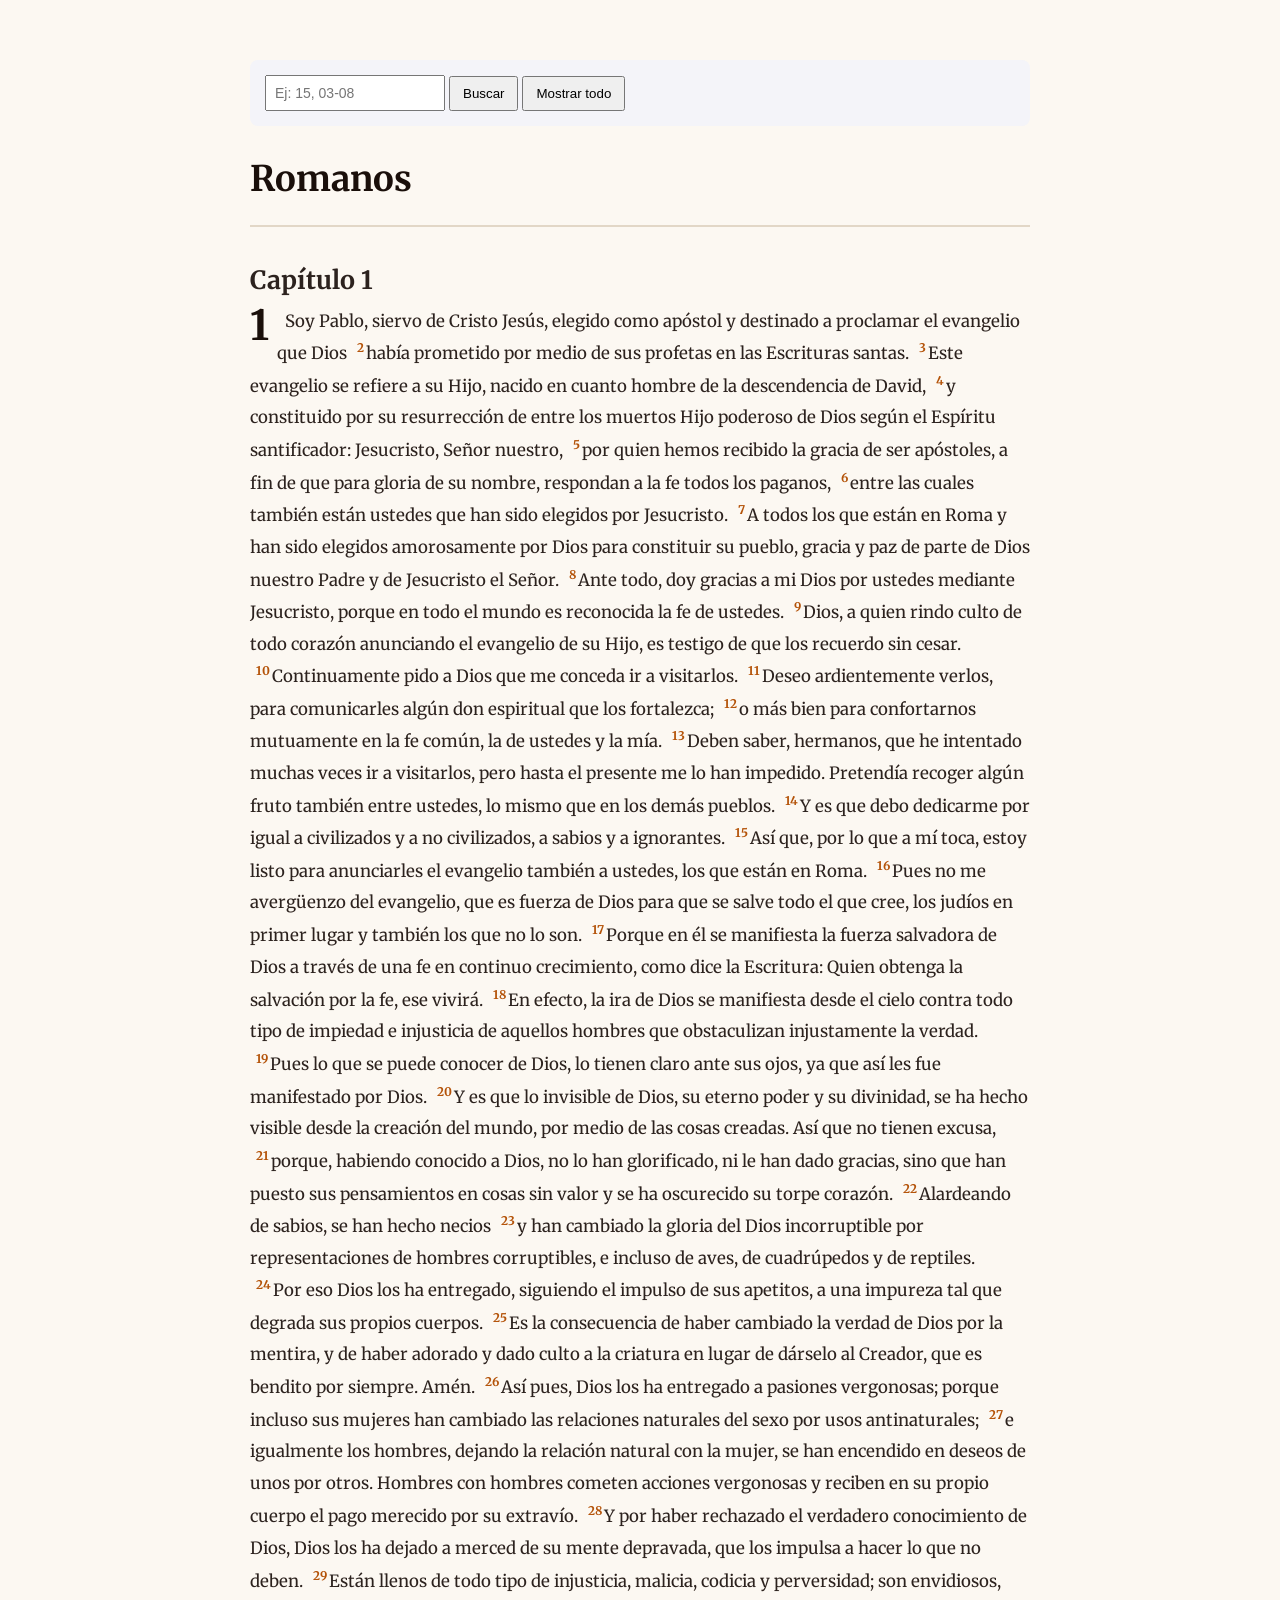
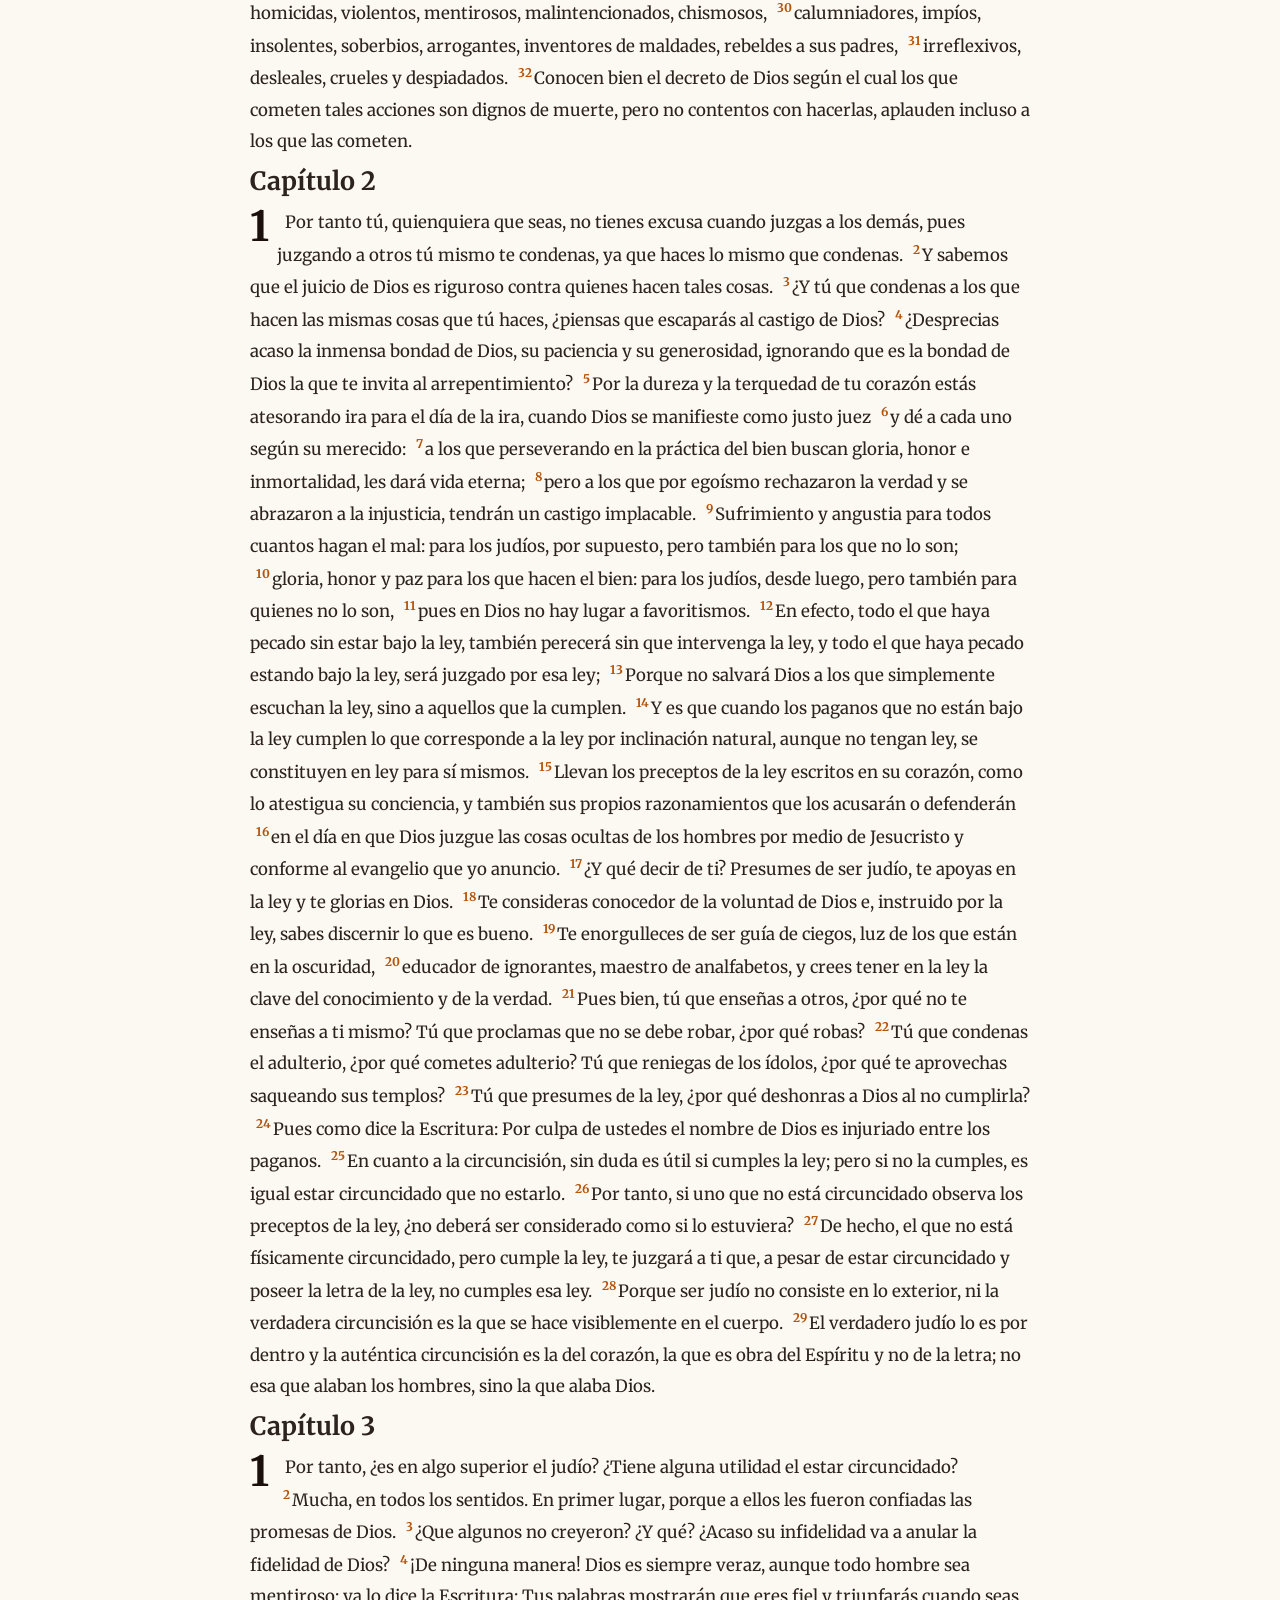
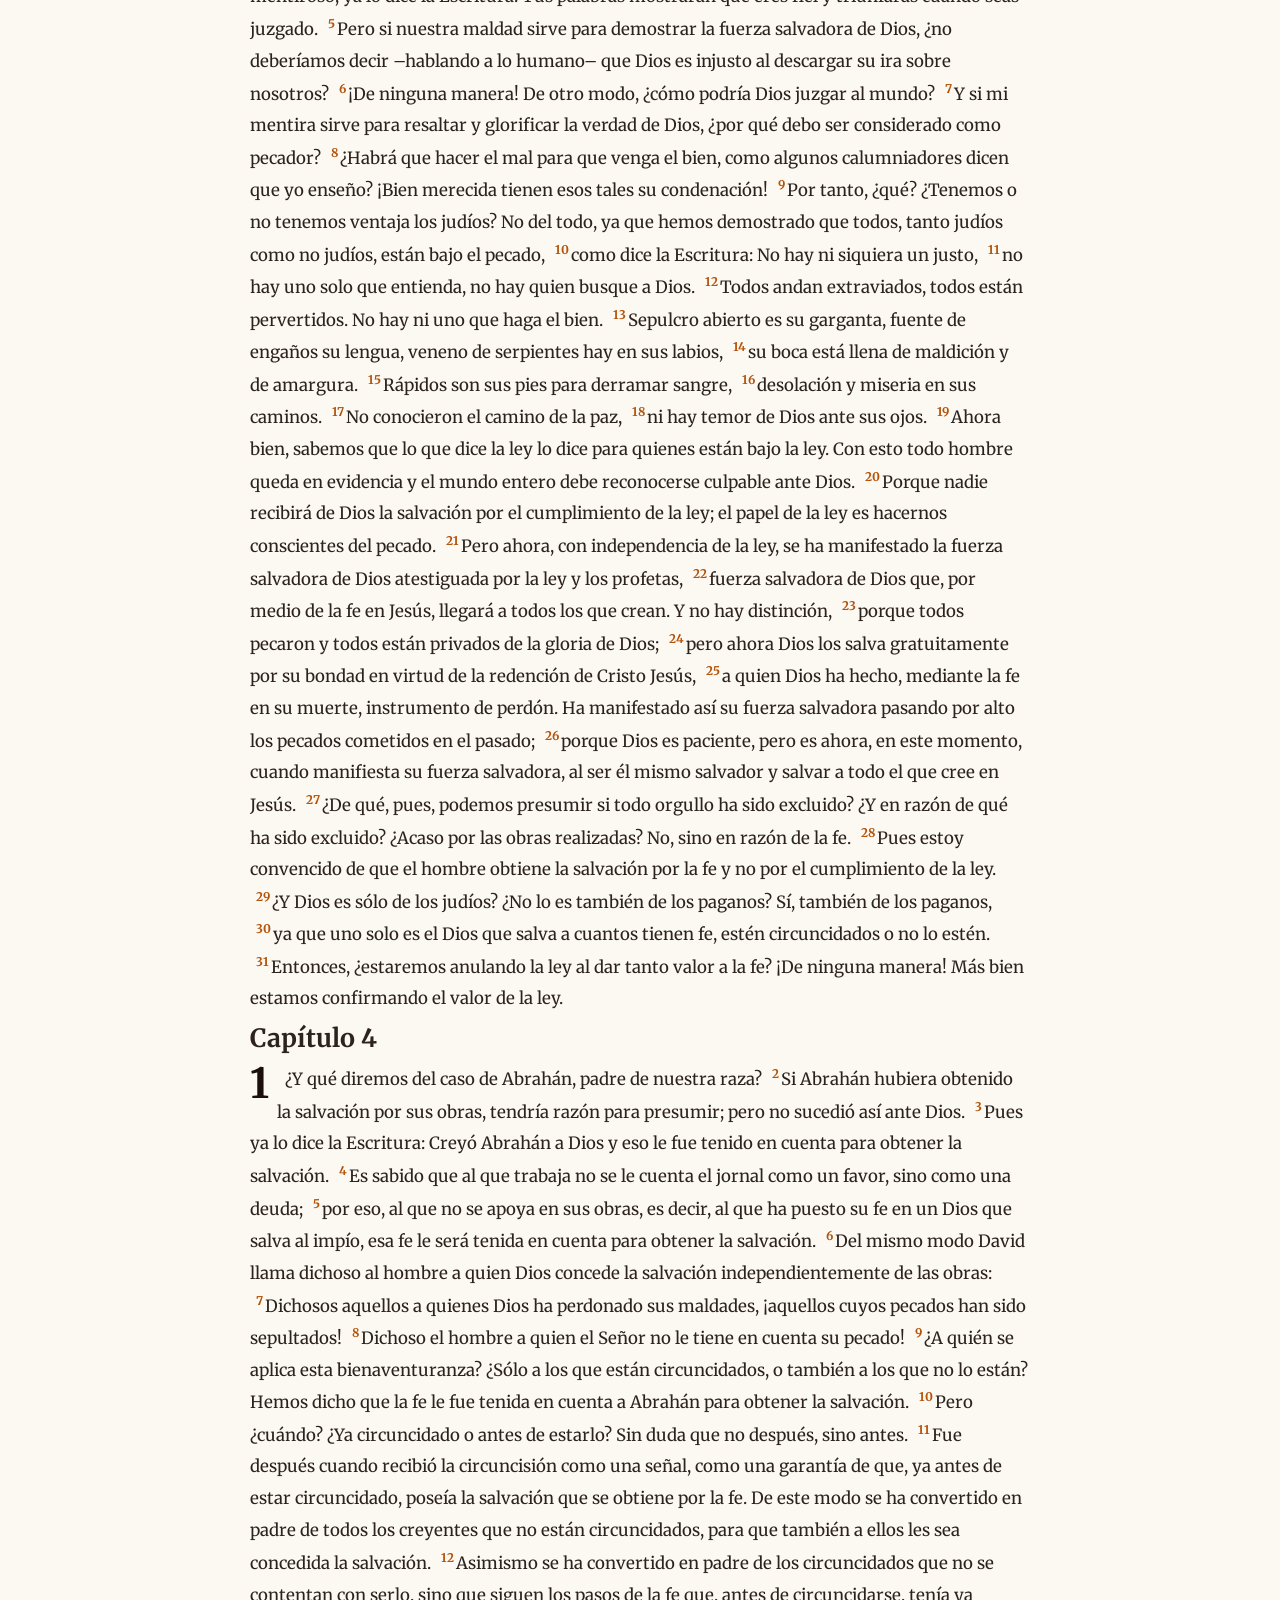
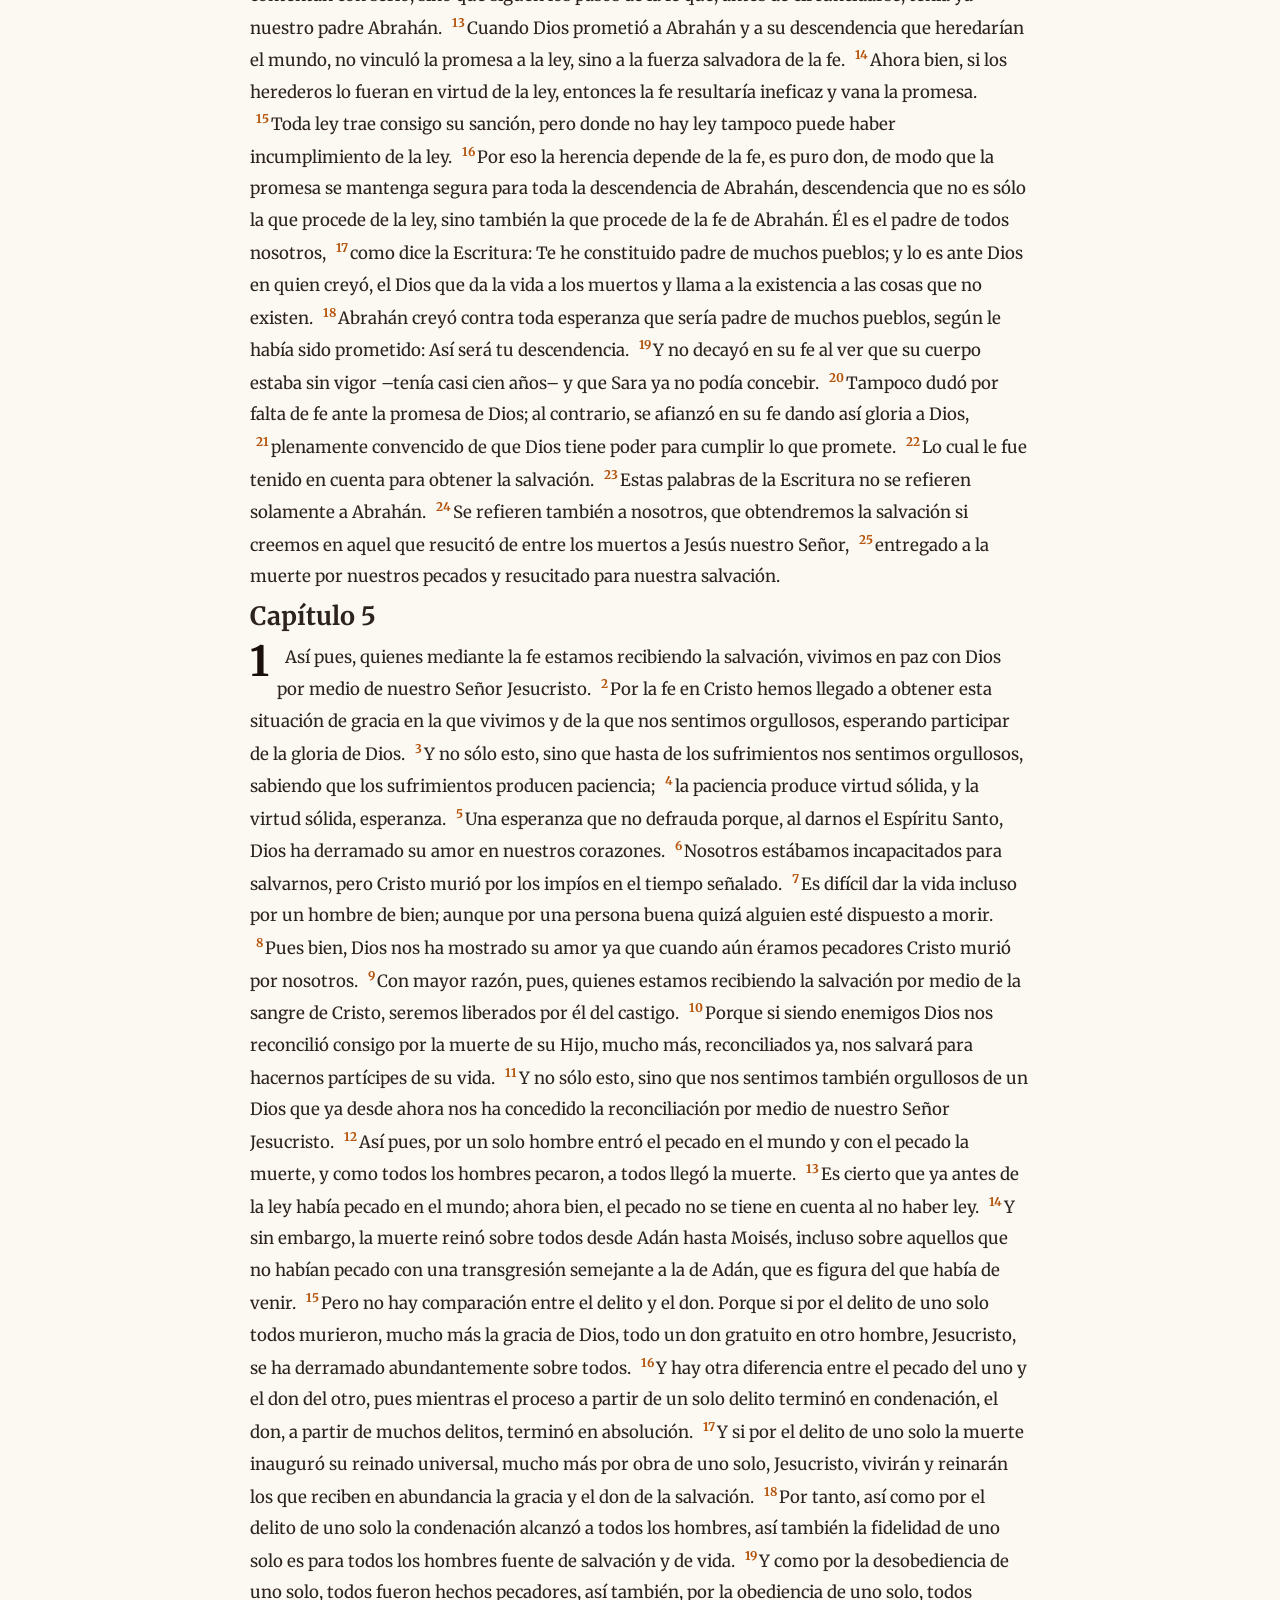
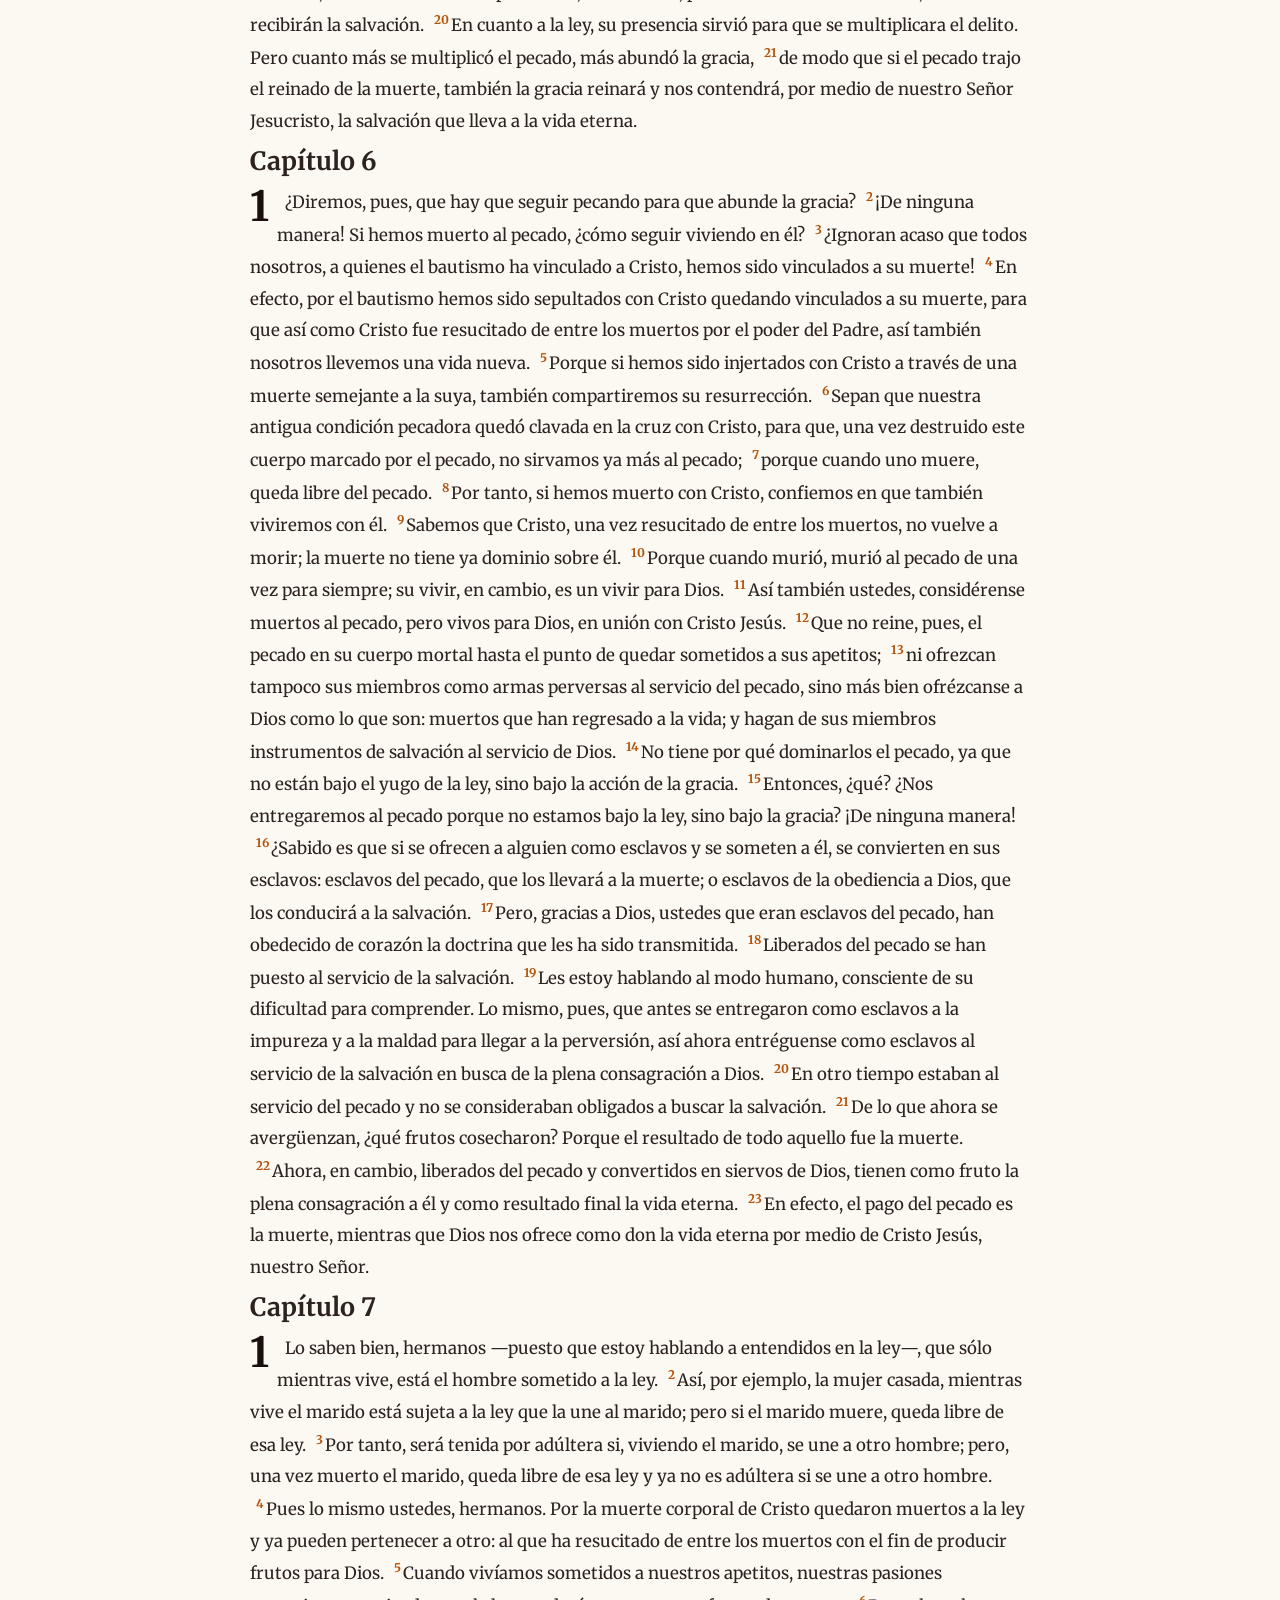
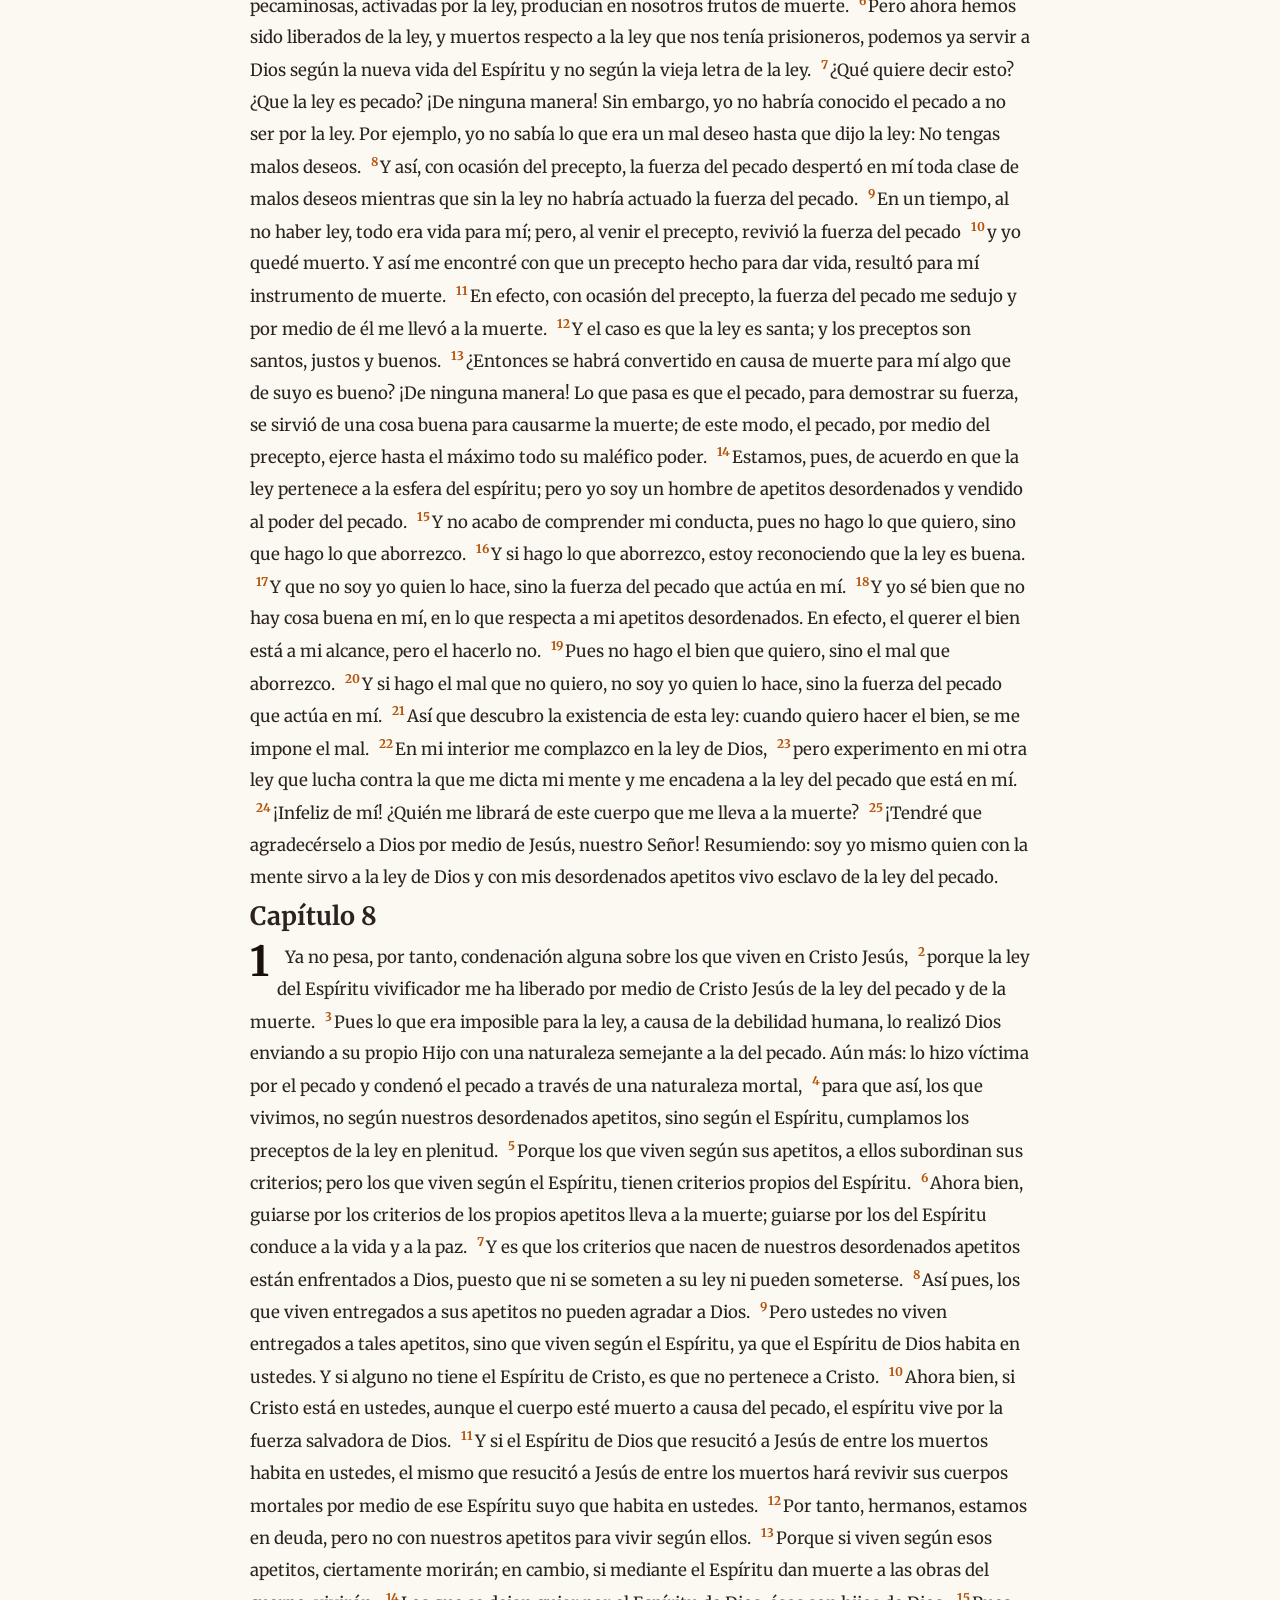
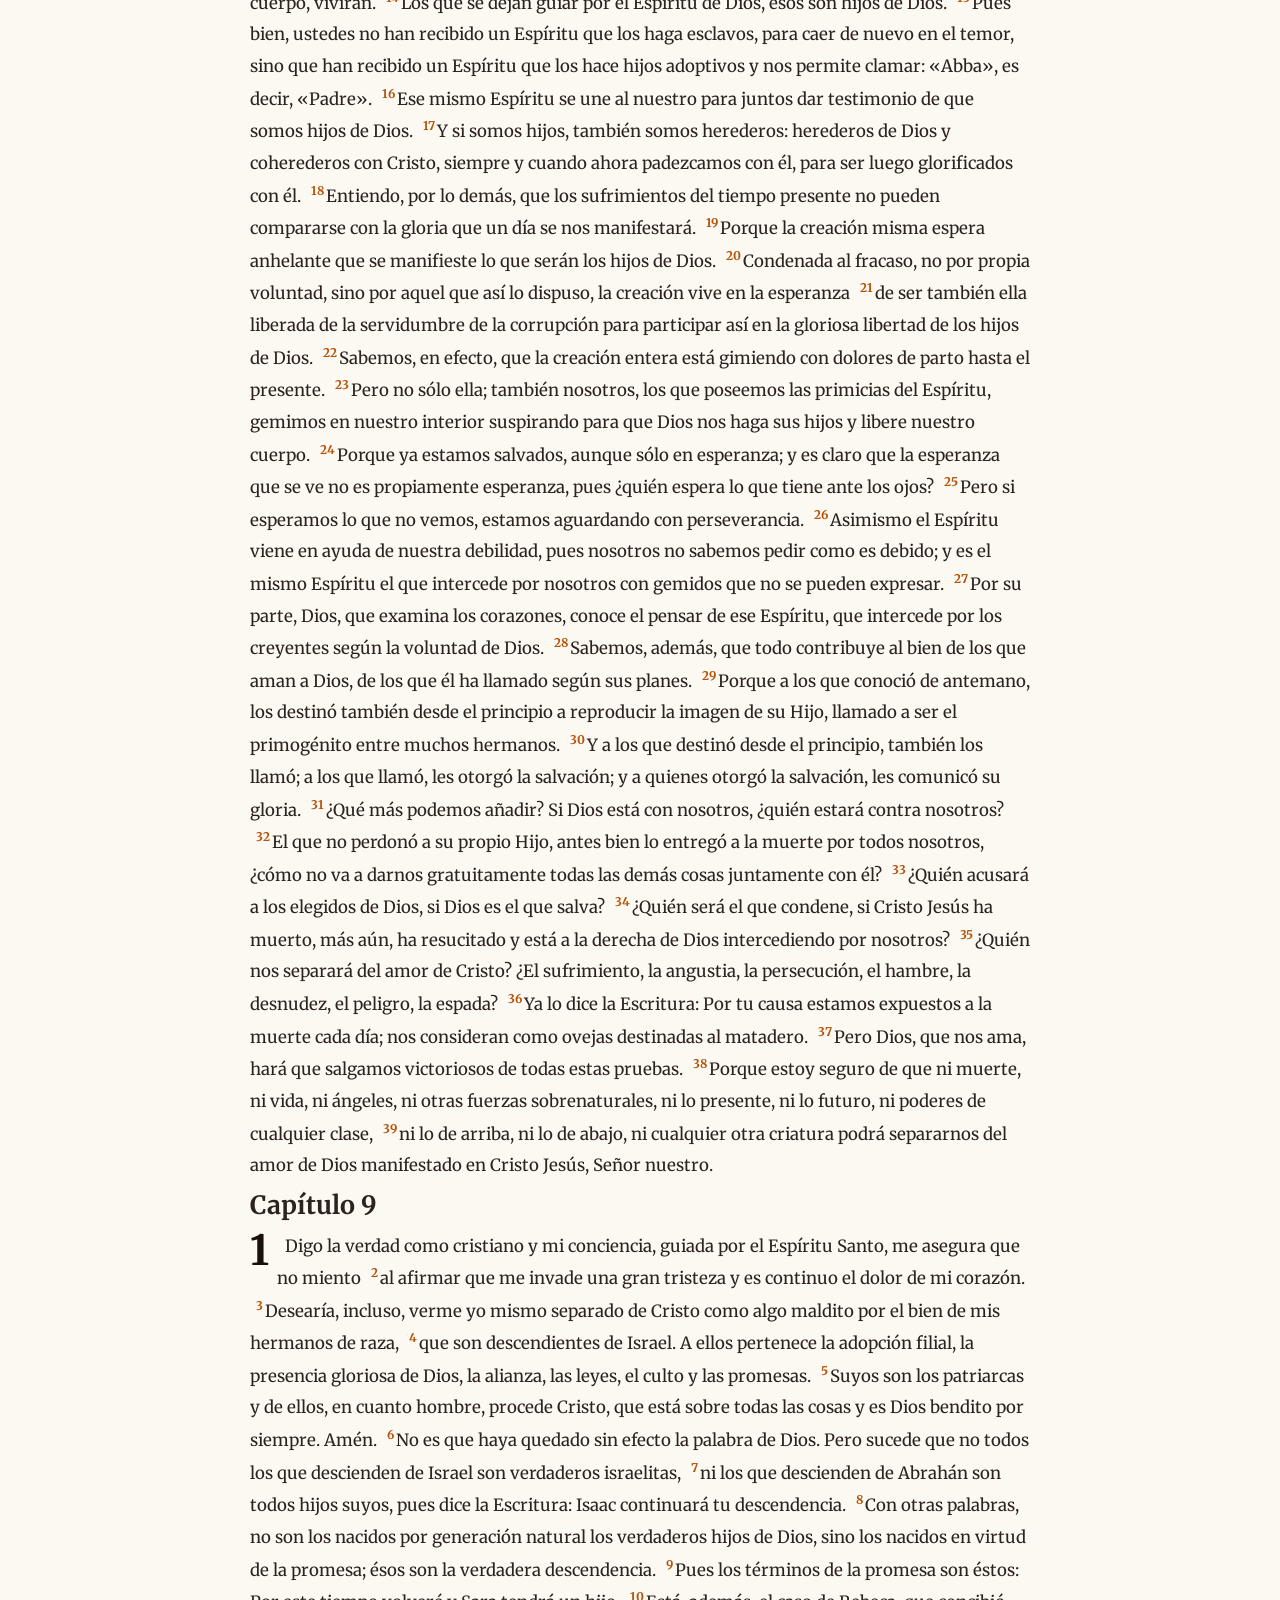
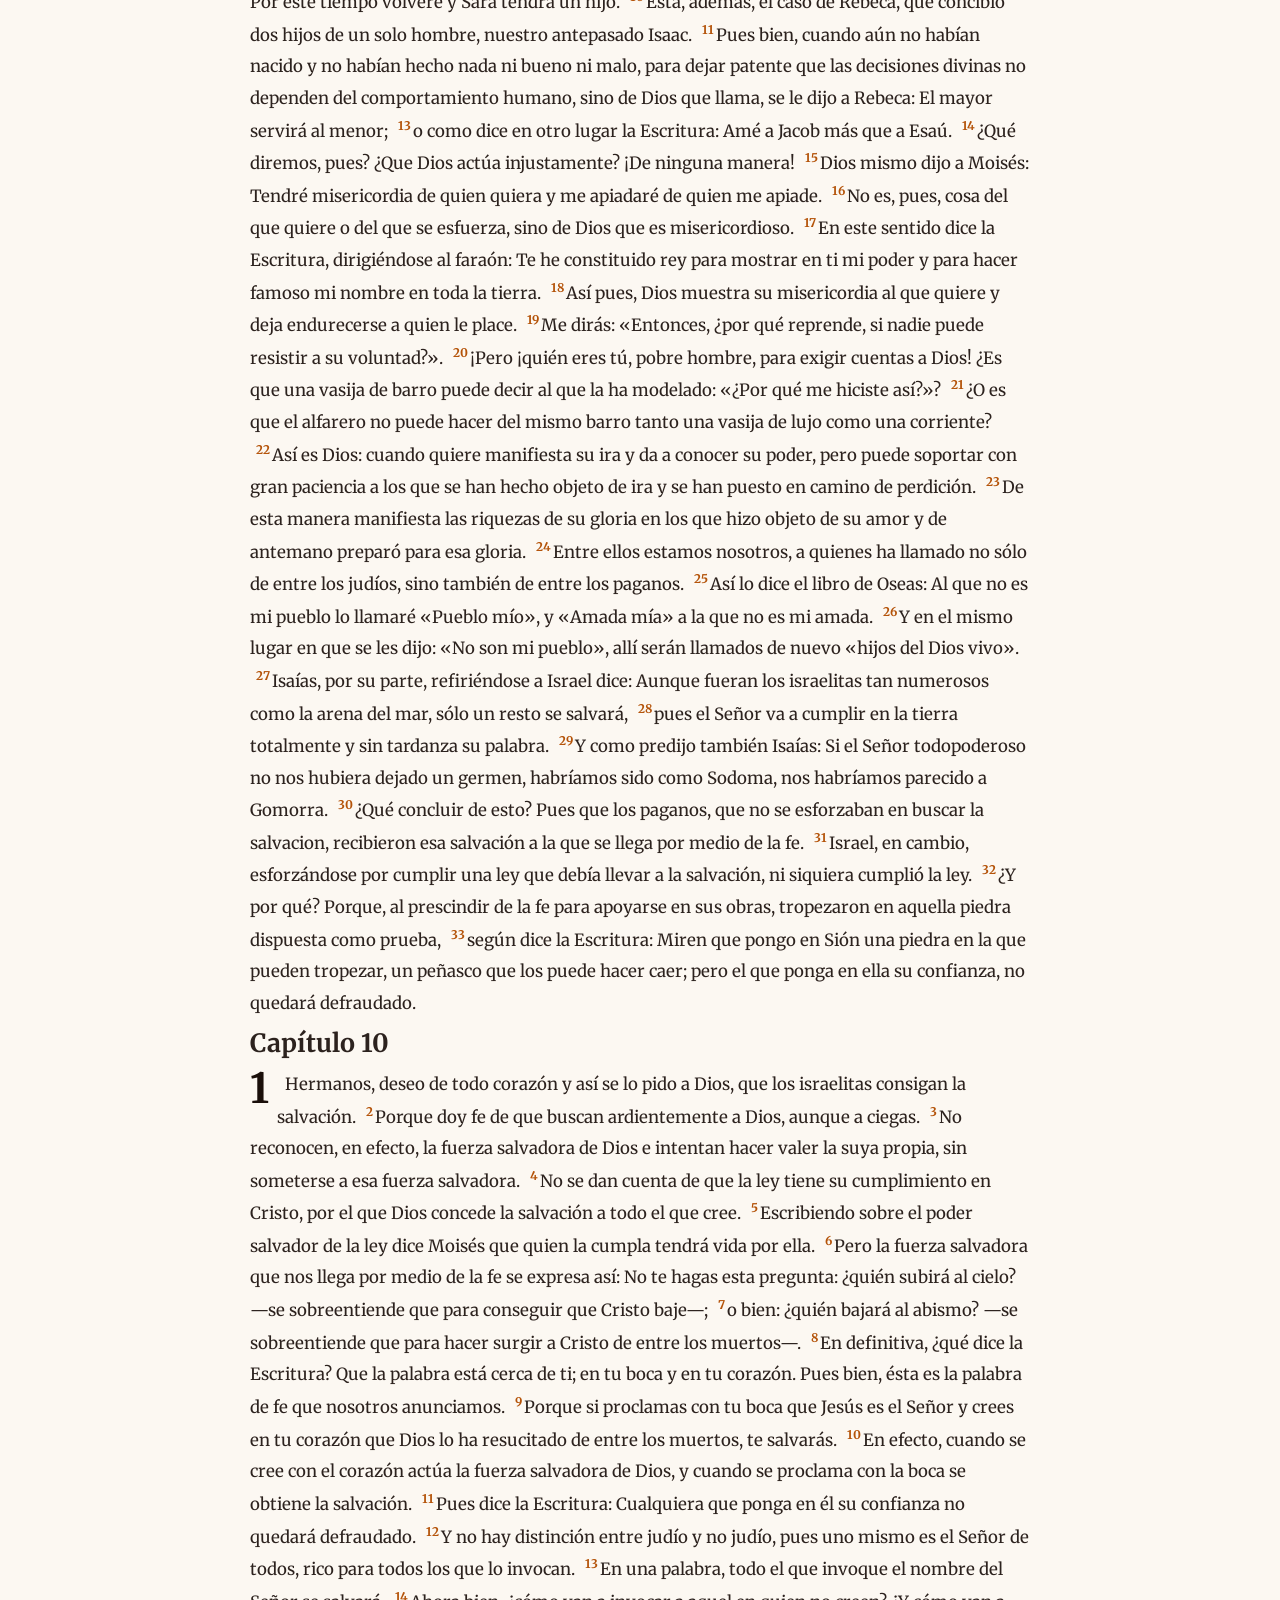
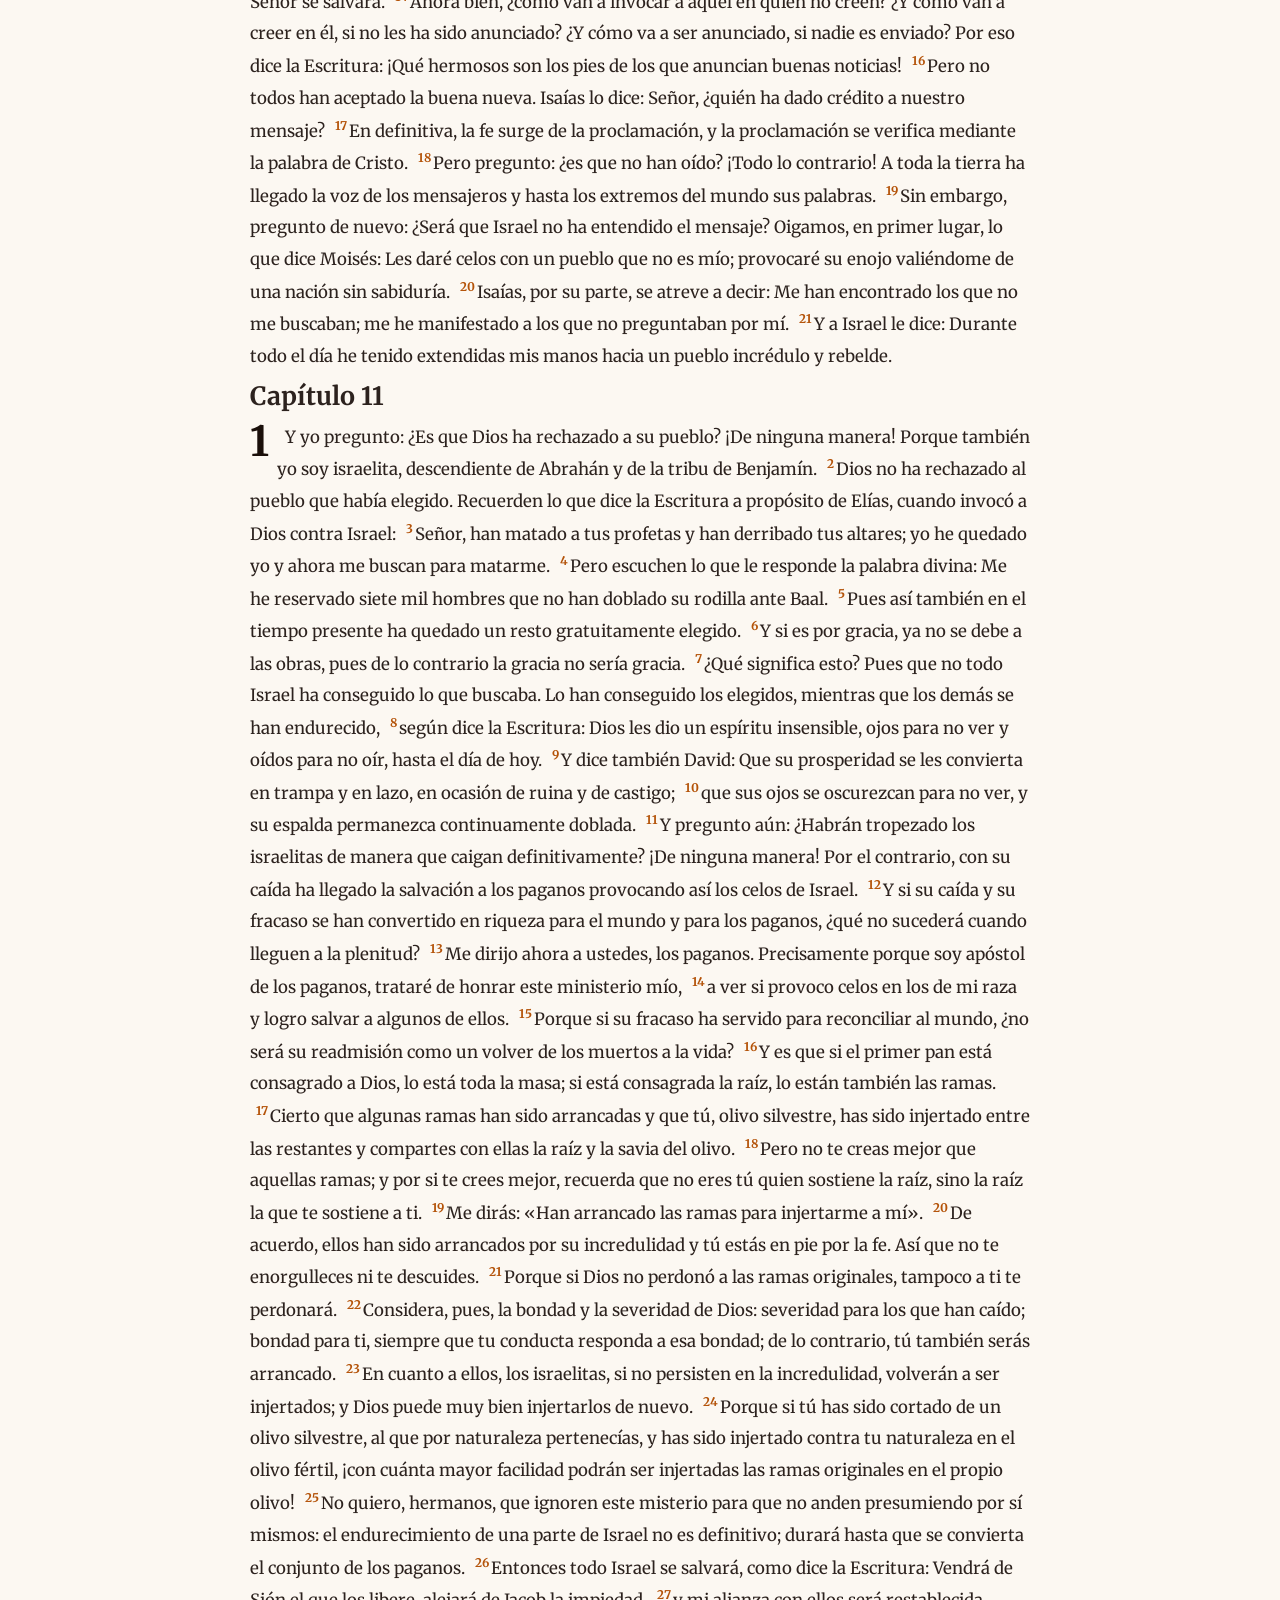
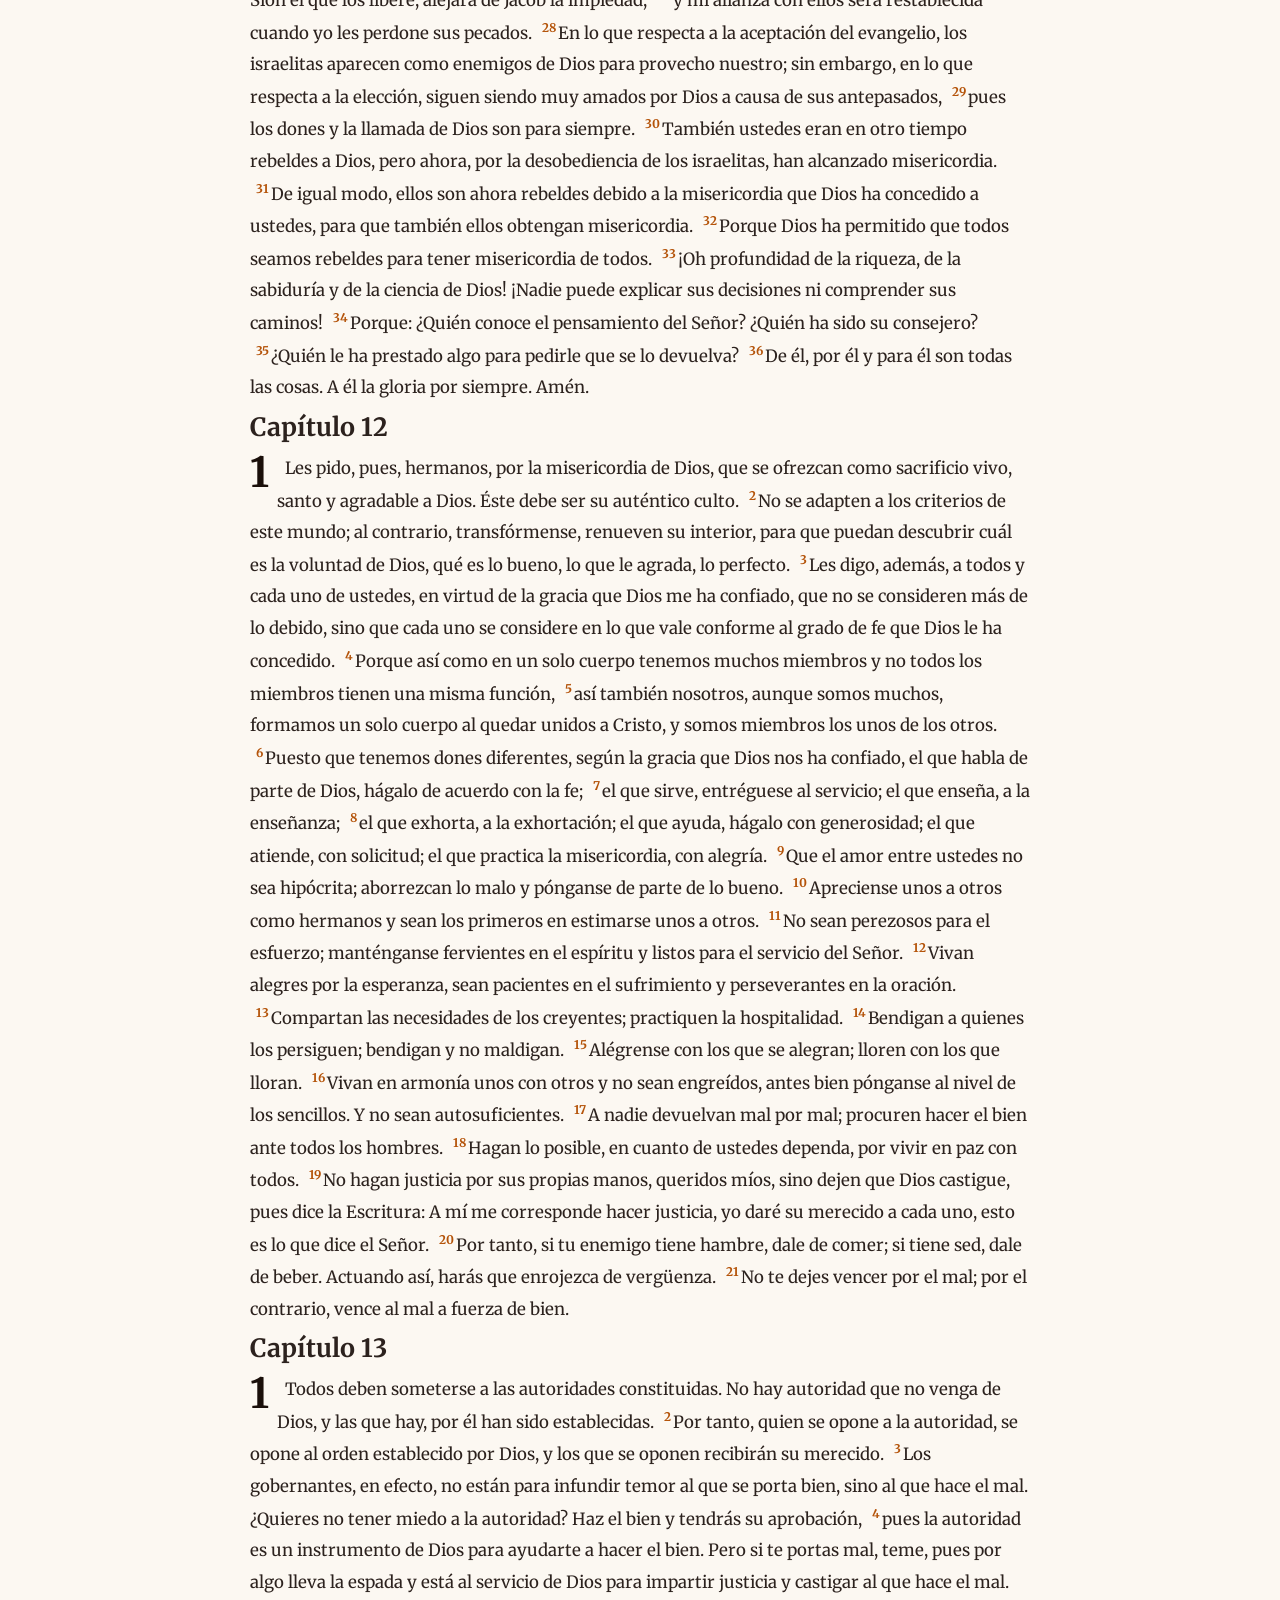
<file: libros/romanos.html>
<!DOCTYPE html>
<html lang="es">
<head>
  <meta charset="UTF-8">
  <meta name="viewport" content="width=device-width, initial-scale=1.0">
  <title>Romanos</title>
  <link rel="stylesheet" href="estilos-libro.css">
  <script src="buscador.js" defer></script>
</head>
<body>

  <div style="margin: 20px 0; padding: 15px; background: #f4f4f9; border-radius: 8px;">
    <input type="text" id="inputBusqueda" placeholder="Ej: 15, 03-08" style="padding: 8px; font-size: 14px; width: 180px;">
    <button onclick="buscarCita()" style="padding: 8px 12px; cursor: pointer;">Buscar</button>
    <button onclick="limpiarBusqueda()" style="padding: 8px 12px; cursor: pointer;">Mostrar todo</button>
  </div>

  <h1>Romanos</h1>

  <h2>Capítulo 1</h2>
  <p>
    <sup>1</sup>Soy Pablo, siervo de Cristo Jesús, elegido como apóstol y destinado a proclamar el evangelio que Dios <sup>2</sup>había prometido por medio de sus profetas en las Escrituras santas. <sup>3</sup>Este evangelio se refiere a su Hijo, nacido en cuanto hombre de la descendencia de David, <sup>4</sup>y constituido por su resurrección de entre los muertos Hijo poderoso de Dios según el Espíritu santificador: Jesucristo, Señor nuestro, <sup>5</sup>por quien hemos recibido la gracia de ser apóstoles, a fin de que para gloria de su nombre, respondan a la fe todos los paganos, <sup>6</sup>entre las cuales también están ustedes que han sido elegidos por Jesucristo. <sup>7</sup>A todos los que están en Roma y han sido elegidos amorosamente por Dios para constituir su pueblo, gracia y paz de parte de Dios nuestro Padre y de Jesucristo el Señor.
    <sup>8</sup>Ante todo, doy gracias a mi Dios por ustedes mediante Jesucristo, porque en todo el mundo es reconocida la fe de ustedes. <sup>9</sup>Dios, a quien rindo culto de todo corazón anunciando el evangelio de su Hijo, es testigo de que los recuerdo sin cesar. <sup>10</sup>Continuamente pido a Dios que me conceda ir a visitarlos. <sup>11</sup>Deseo ardientemente verlos, para comunicarles algún don espiritual que los fortalezca; <sup>12</sup>o más bien para confortarnos mutuamente en la fe común, la de ustedes y la mía. <sup>13</sup>Deben saber, hermanos, que he intentado muchas veces ir a visitarlos, pero hasta el presente me lo han impedido. Pretendía recoger algún fruto también entre ustedes, lo mismo que en los demás pueblos. <sup>14</sup>Y es que debo dedicarme por igual a civilizados y a no civilizados, a sabios y a ignorantes. <sup>15</sup>Así que, por lo que a mí toca, estoy listo para anunciarles el evangelio también a ustedes, los que están en Roma. 
    <sup>16</sup>Pues no me avergüenzo del evangelio, que es fuerza de Dios para que se salve todo el que cree, los judíos en primer lugar y también los que no lo son. <sup>17</sup>Porque en él se manifiesta la fuerza salvadora de Dios a través de una fe en continuo crecimiento, como dice la Escritura: Quien obtenga la salvación por la fe, ese vivirá.
    <sup>18</sup>En efecto, la ira de Dios se manifiesta desde el cielo contra todo tipo de impiedad e injusticia de aquellos hombres que obstaculizan injustamente la verdad. <sup>19</sup>Pues lo que se puede conocer de Dios, lo tienen claro ante sus ojos, ya que así les fue manifestado por Dios. <sup>20</sup>Y es que lo invisible de Dios, su eterno poder y su divinidad, se ha hecho visible desde la creación del mundo, por medio de las cosas creadas. Así que no tienen excusa, <sup>21</sup>porque, habiendo conocido a Dios, no lo han glorificado, ni le han dado gracias, sino que han puesto sus pensamientos en cosas sin valor y se ha oscurecido su torpe corazón. <sup>22</sup>Alardeando de sabios, se han hecho necios <sup>23</sup>y han cambiado la gloria del Dios incorruptible por representaciones de hombres corruptibles, e incluso de aves, de cuadrúpedos y de reptiles. <sup>24</sup>Por eso Dios los ha entregado, siguiendo el impulso de sus apetitos, a una impureza tal que degrada sus propios cuerpos. <sup>25</sup>Es la consecuencia de haber cambiado la verdad de Dios por la mentira, y de haber adorado y dado culto a la criatura en lugar de dárselo al Creador, que es bendito por siempre. Amén.
    <sup>26</sup>Así pues, Dios los ha entregado a pasiones vergonosas; porque incluso sus mujeres han cambiado las relaciones naturales del sexo por usos antinaturales; <sup>27</sup>e igualmente los hombres, dejando la relación natural con la mujer, se han encendido en deseos de unos por otros. Hombres con hombres cometen acciones vergonosas y reciben en su propio cuerpo el pago merecido por su extravío. <sup>28</sup>Y por haber rechazado el verdadero conocimiento de Dios, Dios los ha dejado a merced de su mente depravada, que los impulsa a hacer lo que no deben. <sup>29</sup>Están llenos de todo tipo de injusticia, malicia, codicia y perversidad; son envidiosos, homicidas, violentos, mentirosos, malintencionados, chismosos, <sup>30</sup>calumniadores, impíos, insolentes, soberbios, arrogantes, inventores de maldades, rebeldes a sus padres, <sup>31</sup>irreflexivos, desleales, crueles y despiadados. <sup>32</sup>Conocen bien el decreto de Dios según el cual los que cometen tales acciones son dignos de muerte, pero no contentos con hacerlas, aplauden incluso a los que las cometen.
  </p>

  <h2>Capítulo 2</h2>
  <p>
    <sup>1</sup>Por tanto tú, quienquiera que seas, no tienes excusa cuando juzgas a los demás, pues juzgando a otros tú mismo te condenas, ya que haces lo mismo que condenas. <sup>2</sup>Y sabemos que el juicio de Dios es riguroso contra quienes hacen tales cosas. <sup>3</sup>¿Y tú que condenas a los que hacen las mismas cosas que tú haces, ¿piensas que escaparás al castigo de Dios? <sup>4</sup>¿Desprecias acaso la inmensa bondad de Dios, su paciencia y su generosidad, ignorando que es la bondad de Dios la que te invita al arrepentimiento? <sup>5</sup>Por la dureza y la terquedad de tu corazón estás atesorando ira para el día de la ira, cuando Dios se manifieste como justo juez <sup>6</sup>y dé a cada uno según su merecido: <sup>7</sup>a los que perseverando en la práctica del bien buscan gloria, honor e inmortalidad, les dará vida eterna; <sup>8</sup>pero a los que por egoísmo rechazaron la verdad y se abrazaron a la injusticia, tendrán un castigo implacable. <sup>9</sup>Sufrimiento y angustia para todos cuantos hagan el mal: para los judíos, por supuesto, pero también para los que no lo son; <sup>10</sup>gloria, honor y paz para los que hacen el bien: para los judíos, desde luego, pero también para quienes no lo son, <sup>11</sup>pues en Dios no hay lugar a favoritismos.
    <sup>12</sup>En efecto, todo el que haya pecado sin estar bajo la ley, también perecerá sin que intervenga la ley, y todo el que haya pecado estando bajo la ley, será juzgado por esa ley; <sup>13</sup>Porque no salvará Dios a los que simplemente escuchan la ley, sino a aquellos que la cumplen. <sup>14</sup>Y es que cuando los paganos que no están bajo la ley cumplen lo que corresponde a la ley por inclinación natural, aunque no tengan ley, se constituyen en ley para sí mismos. <sup>15</sup>Llevan los preceptos de la ley escritos en su corazón, como lo atestigua su conciencia, y también sus propios razonamientos que los acusarán o defenderán <sup>16</sup>en el día en que Dios juzgue las cosas ocultas de los hombres por medio de Jesucristo y conforme al evangelio que yo anuncio. 
    <sup>17</sup>¿Y qué decir de ti? Presumes de ser judío, te apoyas en la ley y te glorias en Dios. <sup>18</sup>Te consideras conocedor de la voluntad de Dios e, instruido por la ley, sabes discernir lo que es bueno. <sup>19</sup>Te enorgulleces de ser guía de ciegos, luz de los que están en la oscuridad, <sup>20</sup>educador de ignorantes, maestro de analfabetos, y crees tener en la ley la clave del conocimiento y de la verdad. <sup>21</sup>Pues bien, tú que enseñas a otros, ¿por qué no te enseñas a ti mismo? Tú que proclamas que no se debe robar, ¿por qué robas? <sup>22</sup>Tú que condenas el adulterio, ¿por qué cometes adulterio? Tú que reniegas de los ídolos, ¿por qué te aprovechas saqueando sus templos? <sup>23</sup>Tú que presumes de la ley, ¿por qué deshonras a Dios al no cumplirla? <sup>24</sup>Pues como dice la Escritura: Por culpa de ustedes el nombre de Dios es injuriado entre los paganos. 
    <sup>25</sup>En cuanto a la circuncisión, sin duda es útil si cumples la ley; pero si no la cumples, es igual estar circuncidado que no estarlo. <sup>26</sup>Por tanto, si uno que no está circuncidado observa los preceptos de la ley, ¿no deberá ser considerado como si lo estuviera? <sup>27</sup>De hecho, el que no está físicamente circuncidado, pero cumple la ley, te juzgará a ti que, a pesar de estar circuncidado y poseer la letra de la ley, no cumples esa ley. <sup>28</sup>Porque ser judío no consiste en lo exterior, ni la verdadera circuncisión es la que se hace visiblemente en el cuerpo. <sup>29</sup>El verdadero judío lo es por dentro y la auténtica circuncisión es la del corazón, la que es obra del Espíritu y no de la letra; no esa que alaban los hombres, sino la que alaba Dios. 
  </p>

  <h2>Capítulo 3</h2>
  <p>
    <sup>1</sup>Por tanto, ¿es en algo superior el judío? ¿Tiene alguna utilidad el estar circuncidado? <sup>2</sup>Mucha, en todos los sentidos. En primer lugar, porque a ellos les fueron confiadas las promesas de Dios. <sup>3</sup>¿Que algunos no creyeron? ¿Y qué? ¿Acaso su infidelidad va a anular la fidelidad de Dios? <sup>4</sup>¡De ninguna manera! Dios es siempre veraz, aunque todo hombre sea mentiroso; ya lo dice la Escritura: Tus palabras mostrarán que eres fiel y triunfarás cuando seas juzgado. <sup>5</sup>Pero si nuestra maldad sirve para demostrar la fuerza salvadora de Dios, ¿no deberíamos decir –hablando a lo humano– que Dios es injusto al descargar su ira sobre nosotros? <sup>6</sup>¡De ninguna manera! De otro modo, ¿cómo podría Dios juzgar al mundo? <sup>7</sup>Y si mi mentira sirve para resaltar y glorificar la verdad de Dios, ¿por qué debo ser considerado como pecador? <sup>8</sup>¿Habrá que hacer el mal para que venga el bien, como algunos calumniadores dicen que yo enseño? ¡Bien merecida tienen esos tales su condenación! 
    <sup>9</sup>Por tanto, ¿qué? ¿Tenemos o no tenemos ventaja los judíos? No del todo, ya que hemos demostrado que todos, tanto judíos como no judíos, están bajo el pecado, <sup>10</sup>como dice la Escritura: No hay ni siquiera un justo, <sup>11</sup>no hay uno solo que entienda, no hay quien busque a Dios. <sup>12</sup>Todos andan extraviados, todos están pervertidos. No hay ni uno que haga el bien. <sup>13</sup>Sepulcro abierto es su garganta, fuente de engaños su lengua, veneno de serpientes hay en sus labios, <sup>14</sup>su boca está llena de maldición y de amargura. <sup>15</sup>Rápidos son sus pies para derramar sangre, <sup>16</sup>desolación y miseria en sus caminos. <sup>17</sup>No conocieron el camino de la paz, <sup>18</sup>ni hay temor de Dios ante sus ojos. <sup>19</sup>Ahora bien, sabemos que lo que dice la ley lo dice para quienes están bajo la ley. Con esto todo hombre queda en evidencia y el mundo entero debe reconocerse culpable ante Dios. <sup>20</sup>Porque nadie recibirá de Dios la salvación por el cumplimiento de la ley; el papel de la ley es hacernos conscientes del pecado. 
    <sup>21</sup>Pero ahora, con independencia de la ley, se ha manifestado la fuerza salvadora de Dios atestiguada por la ley y los profetas, <sup>22</sup>fuerza salvadora de Dios que, por medio de la fe en Jesús, llegará a todos los que crean. Y no hay distinción, <sup>23</sup>porque todos pecaron y todos están privados de la gloria de Dios; <sup>24</sup>pero ahora Dios los salva gratuitamente por su bondad en virtud de la redención de Cristo Jesús, <sup>25</sup>a quien Dios ha hecho, mediante la fe en su muerte, instrumento de perdón. Ha manifestado así su fuerza salvadora pasando por alto los pecados cometidos en el pasado; <sup>26</sup>porque Dios es paciente, pero es ahora, en este momento, cuando manifiesta su fuerza salvadora, al ser él mismo salvador y salvar a todo el que cree en Jesús. <sup>27</sup>¿De qué, pues, podemos presumir si todo orgullo ha sido excluido? ¿Y en razón de qué ha sido excluido? ¿Acaso por las obras realizadas? No, sino en razón de la fe. <sup>28</sup>Pues estoy convencido de que el hombre obtiene la salvación por la fe y no por el cumplimiento de la ley. <sup>29</sup>¿Y Dios es sólo de los judíos? ¿No lo es también de los paganos? Sí, también de los paganos, <sup>30</sup>ya que uno solo es el Dios que salva a cuantos tienen fe, estén circuncidados o no lo estén. <sup>31</sup>Entonces, ¿estaremos anulando la ley al dar tanto valor a la fe? ¡De ninguna manera! Más bien estamos confirmando el valor de la ley. 
  </p>

  <h2>Capítulo 4</h2>
  <p>
    <sup>1</sup>¿Y qué diremos del caso de Abrahán, padre de nuestra raza? <sup>2</sup>Si Abrahán hubiera obtenido la salvación por sus obras, tendría razón para presumir; pero no sucedió así ante Dios. <sup>3</sup>Pues ya lo dice la Escritura: Creyó Abrahán a Dios y eso le fue tenido en cuenta para obtener la salvación. <sup>4</sup>Es sabido que al que trabaja no se le cuenta el jornal como un favor, sino como una deuda; <sup>5</sup>por eso, al que no se apoya en sus obras, es decir, al que ha puesto su fe en un Dios que salva al impío, esa fe le será tenida en cuenta para obtener la salvación. <sup>6</sup>Del mismo modo David llama dichoso al hombre a quien Dios concede la salvación independientemente de las obras: <sup>7</sup>Dichosos aquellos a quienes Dios ha perdonado sus maldades, ¡aquellos cuyos pecados han sido sepultados! <sup>8</sup>Dichoso el hombre a quien el Señor no le tiene en cuenta su pecado! <sup>9</sup>¿A quién se aplica esta bienaventuranza? ¿Sólo a los que están circuncidados, o también a los que no lo están? Hemos dicho que la fe le fue tenida en cuenta a Abrahán para obtener la salvación. <sup>10</sup>Pero ¿cuándo? ¿Ya circuncidado o antes de estarlo? Sin duda que no después, sino antes. <sup>11</sup>Fue después cuando recibió la circuncisión como una señal, como una garantía de que, ya antes de estar circuncidado, poseía la salvación que se obtiene por la fe. De este modo se ha convertido en padre de todos los creyentes que no están circuncidados, para que también a ellos les sea concedida la salvación. <sup>12</sup>Asimismo se ha convertido en padre de los circuncidados que no se contentan con serlo, sino que siguen los pasos de la fe que, antes de circuncidarse, tenía ya nuestro padre Abrahán. 
    <sup>13</sup>Cuando Dios prometió a Abrahán y a su descendencia que heredarían el mundo, no vinculó la promesa a la ley, sino a la fuerza salvadora de la fe. <sup>14</sup>Ahora bien, si los herederos lo fueran en virtud de la ley, entonces la fe resultaría ineficaz y vana la promesa. <sup>15</sup>Toda ley trae consigo su sanción, pero donde no hay ley tampoco puede haber incumplimiento de la ley. <sup>16</sup>Por eso la herencia depende de la fe, es puro don, de modo que la promesa se mantenga segura para toda la descendencia de Abrahán, descendencia que no es sólo la que procede de la ley, sino también la que procede de la fe de Abrahán. Él es el padre de todos nosotros, <sup>17</sup>como dice la Escritura: Te he constituido padre de muchos pueblos; y lo es ante Dios en quien creyó, el Dios que da la vida a los muertos y llama a la existencia a las cosas que no existen. <sup>18</sup>Abrahán creyó contra toda esperanza que sería padre de muchos pueblos, según le había sido prometido: Así será tu descendencia. <sup>19</sup>Y no decayó en su fe al ver que su cuerpo estaba sin vigor –tenía casi cien años– y que Sara ya no podía concebir. <sup>20</sup>Tampoco dudó por falta de fe ante la promesa de Dios; al contrario, se afianzó en su fe dando así gloria a Dios, <sup>21</sup>plenamente convencido de que Dios tiene poder para cumplir lo que promete. <sup>22</sup>Lo cual le fue tenido en cuenta para obtener la salvación. <sup>23</sup>Estas palabras de la Escritura no se refieren solamente a Abrahán. <sup>24</sup>Se refieren también a nosotros, que obtendremos la salvación si creemos en aquel que resucitó de entre los muertos a Jesús nuestro Señor, <sup>25</sup>entregado a la muerte por nuestros pecados y resucitado para nuestra salvación. 
  </p>

  <h2>Capítulo 5</h2>
  <p>
    <sup>1</sup>Así pues, quienes mediante la fe estamos recibiendo la salvación, vivimos en paz con Dios por medio de nuestro Señor Jesucristo. <sup>2</sup>Por la fe en Cristo hemos llegado a obtener esta situación de gracia en la que vivimos y de la que nos sentimos orgullosos, esperando participar de la gloria de Dios. <sup>3</sup>Y no sólo esto, sino que hasta de los sufrimientos nos sentimos orgullosos, sabiendo que los sufrimientos producen paciencia; <sup>4</sup>la paciencia produce virtud sólida, y la virtud sólida, esperanza. <sup>5</sup>Una esperanza que no defrauda porque, al darnos el Espíritu Santo, Dios ha derramado su amor en nuestros corazones. <sup>6</sup>Nosotros estábamos incapacitados para salvarnos, pero Cristo murió por los impíos en el tiempo señalado. <sup>7</sup>Es difícil dar la vida incluso por un hombre de bien; aunque por una persona buena quizá alguien esté dispuesto a morir. <sup>8</sup>Pues bien, Dios nos ha mostrado su amor ya que cuando aún éramos pecadores Cristo murió por nosotros. <sup>9</sup>Con mayor razón, pues, quienes estamos recibiendo la salvación por medio de la sangre de Cristo, seremos liberados por él del castigo. <sup>10</sup>Porque si siendo enemigos Dios nos reconcilió consigo por la muerte de su Hijo, mucho más, reconciliados ya, nos salvará para hacernos partícipes de su vida. <sup>11</sup>Y no sólo esto, sino que nos sentimos también orgullosos de un Dios que ya desde ahora nos ha concedido la reconciliación por medio de nuestro Señor Jesucristo. 
    <sup>12</sup>Así pues, por un solo hombre entró el pecado en el mundo y con el pecado la muerte, y como todos los hombres pecaron, a todos llegó la muerte. <sup>13</sup>Es cierto que ya antes de la ley había pecado en el mundo; ahora bien, el pecado no se tiene en cuenta al no haber ley. <sup>14</sup>Y sin embargo, la muerte reinó sobre todos desde Adán hasta Moisés, incluso sobre aquellos que no habían pecado con una transgresión semejante a la de Adán, que es figura del que había de venir. <sup>15</sup>Pero no hay comparación entre el delito y el don. Porque si por el delito de uno solo todos murieron, mucho más la gracia de Dios, todo un don gratuito en otro hombre, Jesucristo, se ha derramado abundantemente sobre todos. <sup>16</sup>Y hay otra diferencia entre el pecado del uno y el don del otro, pues mientras el proceso a partir de un solo delito terminó en condenación, el don, a partir de muchos delitos, terminó en absolución. <sup>17</sup>Y si por el delito de uno solo la muerte inauguró su reinado universal, mucho más por obra de uno solo, Jesucristo, vivirán y reinarán los que reciben en abundancia la gracia y el don de la salvación. <sup>18</sup>Por tanto, así como por el delito de uno solo la condenación alcanzó a todos los hombres, así también la fidelidad de uno solo es para todos los hombres fuente de salvación y de vida. <sup>19</sup>Y como por la desobediencia de uno solo, todos fueron hechos pecadores, así también, por la obediencia de uno solo, todos recibirán la salvación. <sup>20</sup>En cuanto a la ley, su presencia sirvió para que se multiplicara el delito. Pero cuanto más se multiplicó el pecado, más abundó la gracia, <sup>21</sup>de modo que si el pecado trajo el reinado de la muerte, también la gracia reinará y nos contendrá, por medio de nuestro Señor Jesucristo, la salvación que lleva a la vida eterna. 
  </p>

  <h2>Capítulo 6</h2>
  <p>
    <sup>1</sup>¿Diremos, pues, que hay que seguir pecando para que abunde la gracia? <sup>2</sup>¡De ninguna manera! Si hemos muerto al pecado, ¿cómo seguir viviendo en él? <sup>3</sup>¿Ignoran acaso que todos nosotros, a quienes el bautismo ha vinculado a Cristo, hemos sido vinculados a su muerte! <sup>4</sup>En efecto, por el bautismo hemos sido sepultados con Cristo quedando vinculados a su muerte, para que así como Cristo fue resucitado de entre los muertos por el poder del Padre, así también nosotros llevemos una vida nueva. <sup>5</sup>Porque si hemos sido injertados con Cristo a través de una muerte semejante a la suya, también compartiremos su resurrección. <sup>6</sup>Sepan que nuestra antigua condición pecadora quedó clavada en la cruz con Cristo, para que, una vez destruido este cuerpo marcado por el pecado, no sirvamos ya más al pecado; <sup>7</sup>porque cuando uno muere, queda libre del pecado. 
    <sup>8</sup>Por tanto, si hemos muerto con Cristo, confiemos en que también viviremos con él. <sup>9</sup>Sabemos que Cristo, una vez resucitado de entre los muertos, no vuelve a morir; la muerte no tiene ya dominio sobre él. <sup>10</sup>Porque cuando murió, murió al pecado de una vez para siempre; su vivir, en cambio, es un vivir para Dios. <sup>11</sup>Así también ustedes, considérense muertos al pecado, pero vivos para Dios, en unión con Cristo Jesús. 
    <sup>12</sup>Que no reine, pues, el pecado en su cuerpo mortal hasta el punto de quedar sometidos a sus apetitos; <sup>13</sup>ni ofrezcan tampoco sus miembros como armas perversas al servicio del pecado, sino más bien ofrézcanse a Dios como lo que son: muertos que han regresado a la vida; y hagan de sus miembros instrumentos de salvación al servicio de Dios. <sup>14</sup>No tiene por qué dominarlos el pecado, ya que no están bajo el yugo de la ley, sino bajo la acción de la gracia. 
    <sup>15</sup>Entonces, ¿qué? ¿Nos entregaremos al pecado porque no estamos bajo la ley, sino bajo la gracia? ¡De ninguna manera! <sup>16</sup>¿Sabido es que si se ofrecen a alguien como esclavos y se someten a él, se convierten en sus esclavos: esclavos del pecado, que los llevará a la muerte; o esclavos de la obediencia a Dios, que los conducirá a la salvación. <sup>17</sup>Pero, gracias a Dios, ustedes que eran esclavos del pecado, han obedecido de corazón la doctrina que les ha sido transmitida. <sup>18</sup>Liberados del pecado se han puesto al servicio de la salvación. <sup>19</sup>Les estoy hablando al modo humano, consciente de su dificultad para comprender. Lo mismo, pues, que antes se entregaron como esclavos a la impureza y a la maldad para llegar a la perversión, así ahora entréguense como esclavos al servicio de la salvación en busca de la plena consagración a Dios. <sup>20</sup>En otro tiempo estaban al servicio del pecado y no se consideraban obligados a buscar la salvación. <sup>21</sup>De lo que ahora se avergüenzan, ¿qué frutos cosecharon? Porque el resultado de todo aquello fue la muerte. <sup>22</sup>Ahora, en cambio, liberados del pecado y convertidos en siervos de Dios, tienen como fruto la plena consagración a él y como resultado final la vida eterna. <sup>23</sup>En efecto, el pago del pecado es la muerte, mientras que Dios nos ofrece como don la vida eterna por medio de Cristo Jesús, nuestro Señor.
  </p>

  <h2>Capítulo 7</h2>
  <p>
    <sup>1</sup>Lo saben bien, hermanos —puesto que estoy hablando a entendidos en la ley—, que sólo mientras vive, está el hombre sometido a la ley. <sup>2</sup>Así, por ejemplo, la mujer casada, mientras vive el marido está sujeta a la ley que la une al marido; pero si el marido muere, queda libre de esa ley. <sup>3</sup>Por tanto, será tenida por adúltera si, viviendo el marido, se une a otro hombre; pero, una vez muerto el marido, queda libre de esa ley y ya no es adúltera si se une a otro hombre. <sup>4</sup>Pues lo mismo ustedes, hermanos. Por la muerte corporal de Cristo quedaron muertos a la ley y ya pueden pertenecer a otro: al que ha resucitado de entre los muertos con el fin de producir frutos para Dios. <sup>5</sup>Cuando vivíamos sometidos a nuestros apetitos, nuestras pasiones pecaminosas, activadas por la ley, producían en nosotros frutos de muerte. <sup>6</sup>Pero ahora hemos sido liberados de la ley, y muertos respecto a la ley que nos tenía prisioneros, podemos ya servir a Dios según la nueva vida del Espíritu y no según la vieja letra de la ley. 
    <sup>7</sup>¿Qué quiere decir esto? ¿Que la ley es pecado? ¡De ninguna manera! Sin embargo, yo no habría conocido el pecado a no ser por la ley. Por ejemplo, yo no sabía lo que era un mal deseo hasta que dijo la ley: No tengas malos deseos. <sup>8</sup>Y así, con ocasión del precepto, la fuerza del pecado despertó en mí toda clase de malos deseos mientras que sin la ley no habría actuado la fuerza del pecado. <sup>9</sup>En un tiempo, al no haber ley, todo era vida para mí; pero, al venir el precepto, revivió la fuerza del pecado <sup>10</sup>y yo quedé muerto. Y así me encontré con que un precepto hecho para dar vida, resultó para mí instrumento de muerte. <sup>11</sup>En efecto, con ocasión del precepto, la fuerza del pecado me sedujo y por medio de él me llevó a la muerte. <sup>12</sup>Y el caso es que la ley es santa; y los preceptos son santos, justos y buenos. <sup>13</sup>¿Entonces se habrá convertido en causa de muerte para mí algo que de suyo es bueno? ¡De ninguna manera! Lo que pasa es que el pecado, para demostrar su fuerza, se sirvió de una cosa buena para causarme la muerte; de este modo, el pecado, por medio del precepto, ejerce hasta el máximo todo su maléfico poder. 
    <sup>14</sup>Estamos, pues, de acuerdo en que la ley pertenece a la esfera del espíritu; pero yo soy un hombre de apetitos desordenados y vendido al poder del pecado. <sup>15</sup>Y no acabo de comprender mi conducta, pues no hago lo que quiero, sino que hago lo que aborrezco. <sup>16</sup>Y si hago lo que aborrezco, estoy reconociendo que la ley es buena. <sup>17</sup>Y que no soy yo quien lo hace, sino la fuerza del pecado que actúa en mí. <sup>18</sup>Y yo sé bien que no hay cosa buena en mí, en lo que respecta a mi apetitos desordenados. En efecto, el querer el bien está a mi alcance, pero el hacerlo no. <sup>19</sup>Pues no hago el bien que quiero, sino el mal que aborrezco. <sup>20</sup>Y si hago el mal que no quiero, no soy yo quien lo hace, sino la fuerza del pecado que actúa en mí. <sup>21</sup>Así que descubro la existencia de esta ley: cuando quiero hacer el bien, se me impone el mal. <sup>22</sup>En mi interior me complazco en la ley de Dios, <sup>23</sup>pero experimento en mi otra ley que lucha contra la que me dicta mi mente y me encadena a la ley del pecado que está en mí. <sup>24</sup>¡Infeliz de mí! ¿Quién me librará de este cuerpo que me lleva a la muerte? <sup>25</sup>¡Tendré que agradecérselo a Dios por medio de Jesús, nuestro Señor! Resumiendo: soy yo mismo quien con la mente sirvo a la ley de Dios y con mis desordenados apetitos vivo esclavo de la ley del pecado.
  </p>

  <h2>Capítulo 8</h2>
  <p>
    <sup>1</sup>Ya no pesa, por tanto, condenación alguna sobre los que viven en Cristo Jesús, <sup>2</sup>porque la ley del Espíritu vivificador me ha liberado por medio de Cristo Jesús de la ley del pecado y de la muerte. <sup>3</sup>Pues lo que era imposible para la ley, a causa de la debilidad humana, lo realizó Dios enviando a su propio Hijo con una naturaleza semejante a la del pecado. Aún más: lo hizo víctima por el pecado y condenó el pecado a través de una naturaleza mortal, <sup>4</sup>para que así, los que vivimos, no según nuestros desordenados apetitos, sino según el Espíritu, cumplamos los preceptos de la ley en plenitud. <sup>5</sup>Porque los que viven según sus apetitos, a ellos subordinan sus criterios; pero los que viven según el Espíritu, tienen criterios propios del Espíritu. <sup>6</sup>Ahora bien, guiarse por los criterios de los propios apetitos lleva a la muerte; guiarse por los del Espíritu conduce a la vida y a la paz. <sup>7</sup>Y es que los criterios que nacen de nuestros desordenados apetitos están enfrentados a Dios, puesto que ni se someten a su ley ni pueden someterse. <sup>8</sup>Así pues, los que viven entregados a sus apetitos no pueden agradar a Dios. <sup>9</sup>Pero ustedes no viven entregados a tales apetitos, sino que viven según el Espíritu, ya que el Espíritu de Dios habita en ustedes. Y si alguno no tiene el Espíritu de Cristo, es que no pertenece a Cristo. <sup>10</sup>Ahora bien, si Cristo está en ustedes, aunque el cuerpo esté muerto a causa del pecado, el espíritu vive por la fuerza salvadora de Dios. <sup>11</sup>Y si el Espíritu de Dios que resucitó a Jesús de entre los muertos habita en ustedes, el mismo que resucitó a Jesús de entre los muertos hará revivir sus cuerpos mortales por medio de ese Espíritu suyo que habita en ustedes. <sup>12</sup>Por tanto, hermanos, estamos en deuda, pero no con nuestros apetitos para vivir según ellos. <sup>13</sup>Porque si viven según esos apetitos, ciertamente morirán; en cambio, si mediante el Espíritu dan muerte a las obras del cuerpo, vivirán. <sup>14</sup>Los que se dejan guiar por el Espíritu de Dios, ésos son hijos de Dios. <sup>15</sup>Pues bien, ustedes no han recibido un Espíritu que los haga esclavos, para caer de nuevo en el temor, sino que han recibido un Espíritu que los hace hijos adoptivos y nos permite clamar: «Abba», es decir, «Padre». <sup>16</sup>Ese mismo Espíritu se une al nuestro para juntos dar testimonio de que somos hijos de Dios. <sup>17</sup>Y si somos hijos, también somos herederos: herederos de Dios y coherederos con Cristo, siempre y cuando ahora padezcamos con él, para ser luego glorificados con él. 
    <sup>18</sup>Entiendo, por lo demás, que los sufrimientos del tiempo presente no pueden compararse con la gloria que un día se nos manifestará. <sup>19</sup>Porque la creación misma espera anhelante que se manifieste lo que serán los hijos de Dios. <sup>20</sup>Condenada al fracaso, no por propia voluntad, sino por aquel que así lo dispuso, la creación vive en la esperanza <sup>21</sup>de ser también ella liberada de la servidumbre de la corrupción para participar así en la gloriosa libertad de los hijos de Dios. <sup>22</sup>Sabemos, en efecto, que la creación entera está gimiendo con dolores de parto hasta el presente. <sup>23</sup>Pero no sólo ella; también nosotros, los que poseemos las primicias del Espíritu, gemimos en nuestro interior suspirando para que Dios nos haga sus hijos y libere nuestro cuerpo. <sup>24</sup>Porque ya estamos salvados, aunque sólo en esperanza; y es claro que la esperanza que se ve no es propiamente esperanza, pues ¿quién espera lo que tiene ante los ojos? <sup>25</sup>Pero si esperamos lo que no vemos, estamos aguardando con perseverancia. 
    <sup>26</sup>Asimismo el Espíritu viene en ayuda de nuestra debilidad, pues nosotros no sabemos pedir como es debido; y es el mismo Espíritu el que intercede por nosotros con gemidos que no se pueden expresar. <sup>27</sup>Por su parte, Dios, que examina los corazones, conoce el pensar de ese Espíritu, que intercede por los creyentes según la voluntad de Dios. <sup>28</sup>Sabemos, además, que todo contribuye al bien de los que aman a Dios, de los que él ha llamado según sus planes. <sup>29</sup>Porque a los que conoció de antemano, los destinó también desde el principio a reproducir la imagen de su Hijo, llamado a ser el primogénito entre muchos hermanos. <sup>30</sup>Y a los que destinó desde el principio, también los llamó; a los que llamó, les otorgó la salvación; y a quienes otorgó la salvación, les comunicó su gloria. 
    <sup>31</sup>¿Qué más podemos añadir? Si Dios está con nosotros, ¿quién estará contra nosotros? <sup>32</sup>El que no perdonó a su propio Hijo, antes bien lo entregó a la muerte por todos nosotros, ¿cómo no va a darnos gratuitamente todas las demás cosas juntamente con él? <sup>33</sup>¿Quién acusará a los elegidos de Dios, si Dios es el que salva? <sup>34</sup>¿Quién será el que condene, si Cristo Jesús ha muerto, más aún, ha resucitado y está a la derecha de Dios intercediendo por nosotros? <sup>35</sup>¿Quién nos separará del amor de Cristo? ¿El sufrimiento, la angustia, la persecución, el hambre, la desnudez, el peligro, la espada? <sup>36</sup>Ya lo dice la Escritura: Por tu causa estamos expuestos a la muerte cada día; nos consideran como ovejas destinadas al matadero. <sup>37</sup>Pero Dios, que nos ama, hará que salgamos victoriosos de todas estas pruebas. <sup>38</sup>Porque estoy seguro de que ni muerte, ni vida, ni ángeles, ni otras fuerzas sobrenaturales, ni lo presente, ni lo futuro, ni poderes de cualquier clase, <sup>39</sup>ni lo de arriba, ni lo de abajo, ni cualquier otra criatura podrá separarnos del amor de Dios manifestado en Cristo Jesús, Señor nuestro.
  </p>

  <h2>Capítulo 9</h2>
  <p>
    <sup>1</sup>Digo la verdad como cristiano y mi conciencia, guiada por el Espíritu Santo, me asegura que no miento <sup>2</sup>al afirmar que me invade una gran tristeza y es continuo el dolor de mi corazón. <sup>3</sup>Desearía, incluso, verme yo mismo separado de Cristo como algo maldito por el bien de mis hermanos de raza, <sup>4</sup>que son descendientes de Israel. A ellos pertenece la adopción filial, la presencia gloriosa de Dios, la alianza, las leyes, el culto y las promesas. <sup>5</sup>Suyos son los patriarcas y de ellos, en cuanto hombre, procede Cristo, que está sobre todas las cosas y es Dios bendito por siempre. Amén.
    <sup>6</sup>No es que haya quedado sin efecto la palabra de Dios. Pero sucede que no todos los que descienden de Israel son verdaderos israelitas, <sup>7</sup>ni los que descienden de Abrahán son todos hijos suyos, pues dice la Escritura: Isaac continuará tu descendencia. <sup>8</sup>Con otras palabras, no son los nacidos por generación natural los verdaderos hijos de Dios, sino los nacidos en virtud de la promesa; ésos son la verdadera descendencia. <sup>9</sup>Pues los términos de la promesa son éstos: Por este tiempo volveré y Sara tendrá un hijo. <sup>10</sup>Está, además, el caso de Rebeca, que concibió dos hijos de un solo hombre, nuestro antepasado Isaac. <sup>11</sup>Pues bien, cuando aún no habían nacido y no habían hecho nada ni bueno ni malo, para dejar patente que las decisiones divinas no dependen del comportamiento humano, sino de Dios que llama, se le dijo a Rebeca: El mayor servirá al menor; <sup>13</sup>o como dice en otro lugar la Escritura: Amé a Jacob más que a Esaú. <sup>14</sup>¿Qué diremos, pues? ¿Que Dios actúa injustamente? ¡De ninguna manera! <sup>15</sup>Dios mismo dijo a Moisés: Tendré misericordia de quien quiera y me apiadaré de quien me apiade. <sup>16</sup>No es, pues, cosa del que quiere o del que se esfuerza, sino de Dios que es misericordioso. <sup>17</sup>En este sentido dice la Escritura, dirigiéndose al faraón: Te he constituido rey para mostrar en ti mi poder y para hacer famoso mi nombre en toda la tierra. <sup>18</sup>Así pues, Dios muestra su misericordia al que quiere y deja endurecerse a quien le place. 
    <sup>19</sup>Me dirás: «Entonces, ¿por qué reprende, si nadie puede resistir a su voluntad?». <sup>20</sup>¡Pero ¡quién eres tú, pobre hombre, para exigir cuentas a Dios! ¿Es que una vasija de barro puede decir al que la ha modelado: «¿Por qué me hiciste así?»? <sup>21</sup>¿O es que el alfarero no puede hacer del mismo barro tanto una vasija de lujo como una corriente? <sup>22</sup>Así es Dios: cuando quiere manifiesta su ira y da a conocer su poder, pero puede soportar con gran paciencia a los que se han hecho objeto de ira y se han puesto en camino de perdición. <sup>23</sup>De esta manera manifiesta las riquezas de su gloria en los que hizo objeto de su amor y de antemano preparó para esa gloria. <sup>24</sup>Entre ellos estamos nosotros, a quienes ha llamado no sólo de entre los judíos, sino también de entre los paganos. <sup>25</sup>Así lo dice el libro de Oseas: Al que no es mi pueblo lo llamaré «Pueblo mío», y «Amada mía» a la que no es mi amada. <sup>26</sup>Y en el mismo lugar en que se les dijo: «No son mi pueblo», allí serán llamados de nuevo «hijos del Dios vivo». <sup>27</sup>Isaías, por su parte, refiriéndose a Israel dice: Aunque fueran los israelitas tan numerosos como la arena del mar, sólo un resto se salvará, <sup>28</sup>pues el Señor va a cumplir en la tierra totalmente y sin tardanza su palabra. <sup>29</sup>Y como predijo también Isaías: Si el Señor todopoderoso no nos hubiera dejado un germen, habríamos sido como Sodoma, nos habríamos parecido a Gomorra. 
    <sup>30</sup>¿Qué concluir de esto? Pues que los paganos, que no se esforzaban en buscar la salvacion, recibieron esa salvación a la que se llega por medio de la fe. <sup>31</sup>Israel, en cambio, esforzándose por cumplir una ley que debía llevar a la salvación, ni siquiera cumplió la ley. <sup>32</sup>¿Y por qué? Porque, al prescindir de la fe para apoyarse en sus obras, tropezaron en aquella piedra dispuesta como prueba, <sup>33</sup>según dice la Escritura: Miren que pongo en Sión una piedra en la que pueden tropezar, un peñasco que los puede hacer caer; pero el que ponga en ella su confianza, no quedará defraudado.
  </p>

  <h2>Capítulo 10</h2>
  <p>
    <sup>1</sup>Hermanos, deseo de todo corazón y así se lo pido a Dios, que los israelitas consigan la salvación. <sup>2</sup>Porque doy fe de que buscan ardientemente a Dios, aunque a ciegas. <sup>3</sup>No reconocen, en efecto, la fuerza salvadora de Dios e intentan hacer valer la suya propia, sin someterse a esa fuerza salvadora. <sup>4</sup>No se dan cuenta de que la ley tiene su cumplimiento en Cristo, por el que Dios concede la salvación a todo el que cree. 
    <sup>5</sup>Escribiendo sobre el poder salvador de la ley dice Moisés que quien la cumpla tendrá vida por ella. <sup>6</sup>Pero la fuerza salvadora que nos llega por medio de la fe se expresa así: No te hagas esta pregunta: ¿quién subirá al cielo? —se sobreentiende que para conseguir que Cristo baje—; <sup>7</sup>o bien: ¿quién bajará al abismo? —se sobreentiende que para hacer surgir a Cristo de entre los muertos—. <sup>8</sup>En definitiva, ¿qué dice la Escritura? Que la palabra está cerca de ti; en tu boca y en tu corazón. Pues bien, ésta es la palabra de fe que nosotros anunciamos. <sup>9</sup>Porque si proclamas con tu boca que Jesús es el Señor y crees en tu corazón que Dios lo ha resucitado de entre los muertos, te salvarás. <sup>10</sup>En efecto, cuando se cree con el corazón actúa la fuerza salvadora de Dios, y cuando se proclama con la boca se obtiene la salvación. <sup>11</sup>Pues dice la Escritura: Cualquiera que ponga en él su confianza no quedará defraudado. <sup>12</sup>Y no hay distinción entre judío y no judío, pues uno mismo es el Señor de todos, rico para todos los que lo invocan. <sup>13</sup>En una palabra, todo el que invoque el nombre del Señor se salvará. 
    <sup>14</sup>Ahora bien, ¿cómo van a invocar a aquel en quien no creen? ¿Y cómo van a creer en él, si no les ha sido anunciado? ¿Y cómo va a ser anunciado, si nadie es enviado? Por eso dice la Escritura: ¡Qué hermosos son los pies de los que anuncian buenas noticias! <sup>16</sup>Pero no todos han aceptado la buena nueva. Isaías lo dice: Señor, ¿quién ha dado crédito a nuestro mensaje? <sup>17</sup>En definitiva, la fe surge de la proclamación, y la proclamación se verifica mediante la palabra de Cristo. <sup>18</sup>Pero pregunto: ¿es que no han oído? ¡Todo lo contrario! A toda la tierra ha llegado la voz de los mensajeros y hasta los extremos del mundo sus palabras. <sup>19</sup>Sin embargo, pregunto de nuevo: ¿Será que Israel no ha entendido el mensaje? Oigamos, en primer lugar, lo que dice Moisés: Les daré celos con un pueblo que no es mío; provocaré su enojo valiéndome de una nación sin sabiduría. <sup>20</sup>Isaías, por su parte, se atreve a decir: Me han encontrado los que no me buscaban; me he manifestado a los que no preguntaban por mí. <sup>21</sup>Y a Israel le dice: Durante todo el día he tenido extendidas mis manos hacia un pueblo incrédulo y rebelde.
  </p>

  <h2>Capítulo 11</h2>
  <p>
    <sup>1</sup>Y yo pregunto: ¿Es que Dios ha rechazado a su pueblo? ¡De ninguna manera! Porque también yo soy israelita, descendiente de Abrahán y de la tribu de Benjamín. <sup>2</sup>Dios no ha rechazado al pueblo que había elegido. Recuerden lo que dice la Escritura a propósito de Elías, cuando invocó a Dios contra Israel: <sup>3</sup>Señor, han matado a tus profetas y han derribado tus altares; yo he quedado yo y ahora me buscan para matarme. <sup>4</sup>Pero escuchen lo que le responde la palabra divina: Me he reservado siete mil hombres que no han doblado su rodilla ante Baal. <sup>5</sup>Pues así también en el tiempo presente ha quedado un resto gratuitamente elegido. <sup>6</sup>Y si es por gracia, ya no se debe a las obras, pues de lo contrario la gracia no sería gracia. <sup>7</sup>¿Qué significa esto? Pues que no todo Israel ha conseguido lo que buscaba. Lo han conseguido los elegidos, mientras que los demás se han endurecido, <sup>8</sup>según dice la Escritura: Dios les dio un espíritu insensible, ojos para no ver y oídos para no oír, hasta el día de hoy. <sup>9</sup>Y dice también David: Que su prosperidad se les convierta en trampa y en lazo, en ocasión de ruina y de castigo; <sup>10</sup>que sus ojos se oscurezcan para no ver, y su espalda permanezca continuamente doblada. 
    <sup>11</sup>Y pregunto aún: ¿Habrán tropezado los israelitas de manera que caigan definitivamente? ¡De ninguna manera! Por el contrario, con su caída ha llegado la salvación a los paganos provocando así los celos de Israel. <sup>12</sup>Y si su caída y su fracaso se han convertido en riqueza para el mundo y para los paganos, ¿qué no sucederá cuando lleguen a la plenitud? <sup>13</sup>Me dirijo ahora a ustedes, los paganos. Precisamente porque soy apóstol de los paganos, trataré de honrar este ministerio mío, <sup>14</sup>a ver si provoco celos en los de mi raza y logro salvar a algunos de ellos. <sup>15</sup>Porque si su fracaso ha servido para reconciliar al mundo, ¿no será su readmisión como un volver de los muertos a la vida? <sup>16</sup>Y es que si el primer pan está consagrado a Dios, lo está toda la masa; si está consagrada la raíz, lo están también las ramas. <sup>17</sup>Cierto que algunas ramas han sido arrancadas y que tú, olivo silvestre, has sido injertado entre las restantes y compartes con ellas la raíz y la savia del olivo. <sup>18</sup>Pero no te creas mejor que aquellas ramas; y por si te crees mejor, recuerda que no eres tú quien sostiene la raíz, sino la raíz la que te sostiene a ti. <sup>19</sup>Me dirás: «Han arrancado las ramas para injertarme a mí». <sup>20</sup>De acuerdo, ellos han sido arrancados por su incredulidad y tú estás en pie por la fe. Así que no te enorgulleces ni te descuides. <sup>21</sup>Porque si Dios no perdonó a las ramas originales, tampoco a ti te perdonará. <sup>22</sup>Considera, pues, la bondad y la severidad de Dios: severidad para los que han caído; bondad para ti, siempre que tu conducta responda a esa bondad; de lo contrario, tú también serás arrancado. <sup>23</sup>En cuanto a ellos, los israelitas, si no persisten en la incredulidad, volverán a ser injertados; y Dios puede muy bien injertarlos de nuevo. <sup>24</sup>Porque si tú has sido cortado de un olivo silvestre, al que por naturaleza pertenecías, y has sido injertado contra tu naturaleza en el olivo fértil, ¡con cuánta mayor facilidad podrán ser injertadas las ramas originales en el propio olivo! 
    <sup>25</sup>No quiero, hermanos, que ignoren este misterio para que no anden presumiendo por sí mismos: el endurecimiento de una parte de Israel no es definitivo; durará hasta que se convierta el conjunto de los paganos. <sup>26</sup>Entonces todo Israel se salvará, como dice la Escritura: Vendrá de Sión el que los libere, alejará de Jacob la impiedad, <sup>27</sup>y mi alianza con ellos será restablecida cuando yo les perdone sus pecados. <sup>28</sup>En lo que respecta a la aceptación del evangelio, los israelitas aparecen como enemigos de Dios para provecho nuestro; sin embargo, en lo que respecta a la elección, siguen siendo muy amados por Dios a causa de sus antepasados, <sup>29</sup>pues los dones y la llamada de Dios son para siempre. <sup>30</sup>También ustedes eran en otro tiempo rebeldes a Dios, pero ahora, por la desobediencia de los israelitas, han alcanzado misericordia. <sup>31</sup>De igual modo, ellos son ahora rebeldes debido a la misericordia que Dios ha concedido a ustedes, para que también ellos obtengan misericordia. <sup>32</sup>Porque Dios ha permitido que todos seamos rebeldes para tener misericordia de todos. 
    <sup>33</sup>¡Oh profundidad de la riqueza, de la sabiduría y de la ciencia de Dios! ¡Nadie puede explicar sus decisiones ni comprender sus caminos! <sup>34</sup>Porque: ¿Quién conoce el pensamiento del Señor? ¿Quién ha sido su consejero? <sup>35</sup>¿Quién le ha prestado algo para pedirle que se lo devuelva? <sup>36</sup>De él, por él y para él son todas las cosas. A él la gloria por siempre. Amén.
  </p>

  <h2>Capítulo 12</h2>
  <p>
    <sup>1</sup>Les pido, pues, hermanos, por la misericordia de Dios, que se ofrezcan como sacrificio vivo, santo y agradable a Dios. Éste debe ser su auténtico culto. <sup>2</sup>No se adapten a los criterios de este mundo; al contrario, transfórmense, renueven su interior, para que puedan descubrir cuál es la voluntad de Dios, qué es lo bueno, lo que le agrada, lo perfecto. <sup>3</sup>Les digo, además, a todos y cada uno de ustedes, en virtud de la gracia que Dios me ha confiado, que no se consideren más de lo debido, sino que cada uno se considere en lo que vale conforme al grado de fe que Dios le ha concedido. <sup>4</sup>Porque así como en un solo cuerpo tenemos muchos miembros y no todos los miembros tienen una misma función, <sup>5</sup>así también nosotros, aunque somos muchos, formamos un solo cuerpo al quedar unidos a Cristo, y somos miembros los unos de los otros. <sup>6</sup>Puesto que tenemos dones diferentes, según la gracia que Dios nos ha confiado, el que habla de parte de Dios, hágalo de acuerdo con la fe; <sup>7</sup>el que sirve, entréguese al servicio; el que enseña, a la enseñanza; <sup>8</sup>el que exhorta, a la exhortación; el que ayuda, hágalo con generosidad; el que atiende, con solicitud; el que practica la misericordia, con alegría. 
    <sup>9</sup>Que el amor entre ustedes no sea hipócrita; aborrezcan lo malo y pónganse de parte de lo bueno. <sup>10</sup>Apreciense unos a otros como hermanos y sean los primeros en estimarse unos a otros. <sup>11</sup>No sean perezosos para el esfuerzo; manténganse fervientes en el espíritu y listos para el servicio del Señor. <sup>12</sup>Vivan alegres por la esperanza, sean pacientes en el sufrimiento y perseverantes en la oración. <sup>13</sup>Compartan las necesidades de los creyentes; practiquen la hospitalidad. <sup>14</sup>Bendigan a quienes los persiguen; bendigan y no maldigan. <sup>15</sup>Alégrense con los que se alegran; lloren con los que lloran. <sup>16</sup>Vivan en armonía unos con otros y no sean engreídos, antes bien pónganse al nivel de los sencillos. Y no sean autosuficientes. <sup>17</sup>A nadie devuelvan mal por mal; procuren hacer el bien ante todos los hombres. <sup>18</sup>Hagan lo posible, en cuanto de ustedes dependa, por vivir en paz con todos. <sup>19</sup>No hagan justicia por sus propias manos, queridos míos, sino dejen que Dios castigue, pues dice la Escritura: A mí me corresponde hacer justicia, yo daré su merecido a cada uno, esto es lo que dice el Señor. <sup>20</sup>Por tanto, si tu enemigo tiene hambre, dale de comer; si tiene sed, dale de beber. Actuando así, harás que enrojezca de vergüenza. <sup>21</sup>No te dejes vencer por el mal; por el contrario, vence al mal a fuerza de bien.
  </p>

  <h2>Capítulo 13</h2>
  <p>
    <sup>1</sup>Todos deben someterse a las autoridades constituidas. No hay autoridad que no venga de Dios, y las que hay, por él han sido establecidas. <sup>2</sup>Por tanto, quien se opone a la autoridad, se opone al orden establecido por Dios, y los que se oponen recibirán su merecido. <sup>3</sup>Los gobernantes, en efecto, no están para infundir temor al que se porta bien, sino al que hace el mal. ¿Quieres no tener miedo a la autoridad? Haz el bien y tendrás su aprobación, <sup>4</sup>pues la autoridad es un instrumento de Dios para ayudarte a hacer el bien. Pero si te portas mal, teme, pues por algo lleva la espada y está al servicio de Dios para impartir justicia y castigar al que hace el mal. <sup>5</sup>Y es necesario que se sometan, no sólo por temor al castigo, sino por convicción personal. <sup>6</sup>Por eso ustedes deben pagar impuestos, porque quienes los cobran son como representantes de Dios ocupados en ese oficio. <sup>7</sup>Den, pues, a cada cual lo que le corresponda: al que tributo, tributo; al que impuesto, impuesto; al que respeto, respeto, y al que honor, honor. 
    <sup>8</sup>Con nadie tengan deudas, a no ser la del amor mutuo, pues el que ama al prójimo ha cumplido la ley. <sup>9</sup>En efecto, los mandamientos no cometerás adulterio, no matarás, no robarás, no codiciarás, y cualquier otro que pueda existir, se resumen en éste: Amarás a tu prójimo como a ti mismo. <sup>10</sup>El que ama no hace mal al prójimo; en resumen, el amor es la plenitud de la ley. 
    <sup>11</sup>Conociendo, además, el tiempo que nos ha tocado vivir, ya es hora que despierten del sueño, pues nuestra salvación está ahora más cerca de nosotros que cuando empezamos a creer. <sup>12</sup>La noche está muy avanzada y el día se acerca; despojémonos, pues, de las obras de las tinieblas y revistámonos de las armas de la luz. <sup>13</sup>Portémonos con dignidad, como quien vive en pleno día. Nada de comilonas y borracheras, nada de lujuria y libertinaje, nada de envidias y rivalidades. <sup>14</sup>Por el contrario, revístanse de Jesucristo, el Señor, y no fomenten sus desordenados apetitos.
  </p>

  <h2>Capítulo 14</h2>
  <p>
    <sup>1</sup>Acepten al que todavía está poco formado en la fe, sin entrar en discusiones sobre modos de pensar. <sup>2</sup>Hay algunos que piensan que se puede comer de todo, mientras que el poco formado en la fe sólo come vegetales. <sup>3</sup>El que come de todo, que no menosprecie al que no come algunos alimentos; y el que no come ciertas cosas, que no critique al que come de todo, ya que también éste ha sido aceptado por Dios. <sup>4</sup>¿Quién eres tú para juzgar a un criado que no es tuyo? Si está de pie o si cae, es cosa que sólo le importa a su amo; pero se mantendrá de pie, porque el Señor tiene poder para sostenerlo. 
    <sup>5</sup>Hay algunos que dan especial importancia a ciertos días, y hay otros que los consideran todos iguales; que cada cual actúe según su propia conciencia. <sup>6</sup>El que piensa que hay que celebrar ciertos días, lo hace por el Señor; el que come de todo, lo hace también por el Señor, y de hecho da gracias al Señor por ello; y el que no come algunos alimentos, se abstiene de comerlos en consideración al Señor, y también da gracias a Dios. <sup>7</sup>Ninguno de nosotros vive para sí mismo ni muere para sí mismo; <sup>8</sup>si vivimos, vivimos para el Señor; y si morimos, morimos para el Señor. Así pues, tanto si vivimos como si morimos, somos del Señor. <sup>9</sup>Para eso murió y resucitó Cristo: para ser Señor de vivos y muertos. <sup>10</sup>Entonces, ¿cómo te atreves a juzgar a tu hermano? ¿Cómo te atreves a despreciarlo? ¡Todos hemos de comparecer ante el tribunal de Dios! <sup>11</sup>Porque dice la Escritura: Por mi vida, dice el Señor, que ante mí se doblará toda rodilla, y todos darán gloria a Dios. <sup>12</sup>Así pues, cada uno de nosotros dará cuentas a Dios de sí mismo. 
    <sup>13</sup>Por tanto, dejemos ya de criticarnos los unos a los otros. Procuren, más bien, no ser ocasión de caída y de pecado para el hermano. <sup>14</sup>Es por plenamente convencido —pues es palabra de Jesús el Señor— que nada es de por sí impuro; sólo resulta impuro para quien así lo considera. <sup>15</sup>Pero si por comer un determinado alimento ofendes a tu hermano, ya no vives según el amor. ¡Que no se pierda por cuestiones de comida aquel por quien Cristo murió! <sup>16</sup>Y no dejen que se hable mal de lo que ustedes consideran bueno. <sup>17</sup>Porque el reino de Dios no consiste en una comida o bebida determinada; consiste en la fuerza salvadora, en la paz y la alegría que proceden del Espíritu Santo. <sup>18</sup>Y quien sirve a Cristo de este modo, es grato a Dios y estimado por los hombres. <sup>19</sup>Así pues, busquemos lo que fomenta la paz y la concordia de unos con otros. <sup>20</sup>No destruyas la obra de Dios por una cuestión de comida. Todas las cosas son sin duda puras, pero se convierten en malas para el hombre que, al comerlas, es ocasión de caída para otro. <sup>21</sup>En semejante caso, lo bueno es no comer carne, ni beber vino, ni hacer cualquier otra cosa que pueda ser ocasión de caída para el hermano. <sup>22</sup>La fe bien formada que tú tienes, aprovéchala para tu relación personal con Dios, y dichoso el que pueda tomar una decisión sin sentirse culpable. <sup>23</sup>Pero si alguien, teniendo dudas sobre si un alimento está prohibido o no, lo come, se hace culpable al no proceder según su conciencia; en efecto, todo lo que no se hace con buena conciencia es pecado.
  </p>

  <h2>Capítulo 15</h2>
  <p>
    <sup>1</sup>Los que tenemos una fe bien formada debemos cargar con las flaquezas de quienes no la tienen, sin buscar agradarnos a nosotros mismos. <sup>2</sup>Que cada uno de nosotros trate de agradar al prójimo, buscando su bien y su crecimiento en la fe. <sup>3</sup>Pues tampoco Cristo buscó complacerse a sí mismo, sino que, como dice la Escritura: Los insultos de los que te injuriaban cayeron sobre mí. <sup>4</sup>Y sabemos que cuanto fue escrito en el pasado, lo fue para enseñanza nuestra, a fin de que, a través de la perseverancia y el consuelo que proporcionan las Escrituras, tengamos esperanza. <sup>5</sup>Dios, por su parte, de quien proceden la perseverancia y el consuelo, les conceda vivir en armonía a ejemplo de Cristo Jesús, <sup>6</sup>para que con un solo corazón y una sola boca alaben a Dios, Padre de nuestro Señor Jesucristo. <sup>7</sup>Por tanto, acéptense unos a otros, como también Cristo los aceptó para gloria de Dios. <sup>8</sup>Porque les aseguro que Cristo se hizo servidor de los judíos para probar que Dios es fiel al cumplir las promesas hechas a nuestros antepasados. <sup>9</sup>Pero también acepta misericordiosamente a los paganos para que glorifiquen a Dios, como dice la Escritura: Por eso te ensalzaré entre las naciones y cantaré en honor de tu nombre. <sup>10</sup>Y dice también: Alégrense, naciones, juntamente con su pueblo. <sup>11</sup>Y de nuevo: Alaben al Señor todas las naciones, cántenle todos los pueblos. <sup>12</sup>Y todavía Isaías dice: Saldrá un descendiente de Jesé; se alzará para gobernar a las naciones y en él pondrán los pueblos su esperanza. <sup>13</sup>Que Dios, de quien procede la esperanza, llene de alegría y de paz su fe; y que el Espíritu Santo, con su fuerza, los colme de esperanza. 
    <sup>14</sup>Estoy convencido, hermanos míos, de que están llenos de bondad, repletos de todo conocimiento, preparados para aconsejarse unos a otros. <sup>15</sup>Con todo, me he atrevido a escribirles con la intención de recordarles algunas cosas. Lo hago en virtud de la gracia que Dios me ha concedido, <sup>16</sup>de ser ministro de Cristo Jesús entre los paganos, ejerciendo el oficio sagrado de anunciar el evangelio de Dios, a fin de que la ofrenda de los paganos, consagrada por el Espíritu Santo, sea agradable a Dios. <sup>17</sup>Podré enorgullecerme en Cristo Jesús de la tarea llevada a cabo al servicio de Dios, <sup>18</sup>pero sólo me atreveré a hablar de lo que Cristo ha realizado sirviéndose de mí, para que, con la palabra y con la acción, los paganos aceptaran la fe, <sup>19</sup>a través de signos y prodigios, y con la fuerza del Espíritu Santo. Así que desde Jerusalén y en todas direcciones hasta llegar a Iliria he dado a conocer el evangelio de Cristo. <sup>20</sup>Eso sí, he procurado no proclamar el evangelio allí donde Cristo ya era conocido, para no edificar sobre fundamento ajeno; <sup>21</sup>pues como dice la Escritura: Los que nada conocían de él, lo verán y los que nada habían oído, entenderán. 
    <sup>22</sup>Esto era lo que siempre me impedía llegar hasta ustedes. <sup>23</sup>Pero ahora, como ya no tengo campo de trabajo en estos países y hace muchos años que estoy deseando ir a verlos, <sup>24</sup>espero visitarlos de paso para España; confío en que me encaminarán a ese lugar, después de haber disfrutado un poco la hospitalidad de ustedes. <sup>25</sup>En este momento estoy a punto de salir para Jerusalén, a fin de prestar un servicio a aquellos creyentes, <sup>26</sup>pues a los de Macedonia y Acaya les ha parecido conveniente hacer una colecta en favor de los creyentes necesitados de Jerusalén. <sup>27</sup>Les ha parecido conveniente, aunque en realidad se trataba de una deuda, pues si los paganos han participado de sus bienes espirituales, justo es que los ayuden en lo material. <sup>28</sup>Una vez cumplida esta misión y entregado el fruto de esa colecta, partiré para España pasando por la ciudad de ustedes. <sup>29</sup>Y sé que, al ir a verlos, lo haré con la plena bendición de Cristo. <sup>30</sup>Por lo demás, hermanos, les ruego por nuestro Señor Jesucristo, y por el amor que el Espíritu ha derramado en nosotros, que pidan encarecidamente a Dios por mí, <sup>31</sup>para que no caiga en manos de los que en Judea se oponen a la fe, y esta ayuda que llevo a Jerusalén sea bien recibida por parte de los creyentes. <sup>32</sup>De este modo, si Dios quiere, iré a verlos lleno de alegría y podré descansar en compañía de ustedes. <sup>33</sup>Que el Dios de la paz esté con todos ustedes. Amén.
  </p>

  <h2>Capítulo 16</h2>
  <p>
    <sup>1</sup>Les recomiendo a nuestra hermana Febe, que está al servicio de la iglesia de Cencreas. <sup>2</sup>Recíbanla en el Señor, como corresponde a creyentes, y ayúdenla en lo que necesite de ustedes, pues también ella ha favorecido a muchos, entre ellos a mí mismo. <sup>3</sup>Saluden a Prisca y Áquila, mis colaboradores en Cristo Jesús, <sup>4</sup>quienes, por salvar mi vida, arriesgaron la suya. Y no sólo yo tengo que agradecerles, sino todas las iglesias de procedencia pagana. <sup>5</sup>Saluden también a la iglesia que se reúne en su casa. Saluden a Epéneto, tan querido para mí, el primero en creer en Cristo de la provincia de Asia. <sup>6</sup>Saluden a María, que tanto se ha preocupado por ustedes; <sup>7</sup>a Andrónico y a Junias, mis paisanos y compañeros de prisión, que se han destacado como apóstoles y que fueron cristianos antes que yo. <sup>8</sup>Saluden también a Ampliato, a quien tanto aprecio en el Señor; <sup>9</sup>a Urbano, que ha colaborado con nosotros como auténtico cristiano, y a mi querido Estaquis. <sup>10</sup>Saluden a Apeles, que ha dado pruebas de ser un buen cristiano, y a la familia de Aristóbulo. <sup>11</sup>Saluden para mí a mi paisano Herodión y para los cristianos de la casa de Narciso; <sup>12</sup>para Trifena y Trifosa, que han trabajado esforzadamente como auténticas cristianas, y para la querida hermana Pérsida, que también ha trabajado esforzadamente como auténtica cristiana. <sup>13</sup>Saluden a Rufo, llamado por el Señor, y a su madre que es como si fuera mía. <sup>14</sup>Saluden a Asíncrito, a Flegón, a Hermes, a Patrobas, a Hermas y a los hermanos que viven con ellos. <sup>15</sup>Saluden también a Filólogo y a Julia; a Nereo y a su hermana; a Olimpo y a todos los creyentes que están con ellos. <sup>16</sup>Salúdense, en fin, unos a otros con el beso santo. Los saludan, a su vez, todas las iglesias de Cristo. <sup>17</sup>Les recomiendo, hermanos, que vigilen a los que promueven divisiones y ponen en peligro la enseñanza que han recibido. Apártense de ellos, <sup>18</sup>pues esa gente no sirve a Cristo nuestro Señor, sino a su vientre, y con palabras seductoras y aduladoras conquistan los corazones de los sencillos. <sup>19</sup>Todos conocen cómo ustedes han aceptado la fe, y me alegro; pero quiero que sean ingeniosos para hacer el bien y no se manchen haciendo el mal. <sup>20</sup>El Dios de la paz pronto pondrá a Satanás bajo sus pies. La gracia de nuestro Señor Jesucristo esté con ustedes. <sup>21</sup>Los saludan Timoteo, mi colaborador, y mis paisanos Lucio, Jasón y Sosípatro. <sup>22</sup>Y yo, Tercio, que he escrito esta carta, los saludo también en el Señor. <sup>23</sup>Los saluda Gayo, en cuya casa me hospedo, y en la que se reúne toda la iglesia. Saludos de Erasto, el tesorero de la ciudad, y del hermano Cuarto. 
    <sup>25</sup>Al Dios que tiene poder para afianzarles en la fe según el evangelio que yo anuncio y según la proclamación que hago de Cristo Jesús; el Dios que ha revelado el misterio mantenido en secreto desde la eternidad, <sup>26</sup>pero manifestado ahora por medio de las Escrituras proféticas, según la disposición del Dios eterno, y dado a conocer a todas las naciones de modo que respondan a la fe; <sup>27</sup>a ese Dios, el único sabio, sea la gloria por siempre a través de Jesucristo. Amén.
  </p>

  <div id="modalPasaje" class="modal">
    <div class="modal-contenido">
      <span class="cerrar-btn" onclick="cerrarModal()">&times;</span>
      <div id="contenidoPasaje"></div>
    </div>
  </div>

</body>
</html>
</file>
<file: libros/estilos-libro.css>
@import url('https://fonts.googleapis.com/css2?family=Merriweather:ital,wght@0,300;0,400;0,700;1,300&display=swap');

* {
  box-sizing: border-box;
  margin: 0;
  padding: 0;
}

body {
  background-color: #fcf8f2;
  color: #2c221e;
  font-family: 'Merriweather', Georgia, serif;
  padding: 40px 60px;
  line-height: 1.9;
  font-size: 1.05rem;
  max-width: 900px;
  margin: 0 auto;
}

h1 {
  font-size: 2.2rem;
  color: #1a0f0a;
  border-bottom: 2px solid #e2d7c7;
  padding-bottom: 12px;
  margin-bottom: 30px;
  font-weight: 700;
}

/* Números de versículos */
sup {
  color: #b45309;
  font-weight: bold;
  font-size: 0.75rem;
  margin-right: 2px;
  margin-left: 6px;
}

/* Letra capitular al inicio del capítulo */
p::first-letter {
  font-size: 2.6rem;
  font-weight: bold;
  float: left;
  line-height: 1;
  margin-right: 8px;
  color: #1a0f0a;
}

/* Estilos del Modal */
.modal {
  display: none; 
  position: fixed; 
  z-index: 1000; 
  left: 0;
  top: 0;
  width: 100%; 
  height: 100%; 
  background-color: rgba(0, 0, 0, 0.6); 
}

.modal-contenido {
  background-color: #ffffff;
  margin: 8% auto;
  padding: 25px;
  border-radius: 8px;
  width: 85%;
  max-width: 650px;
  max-height: 75vh;
  overflow-y: auto;
  position: relative;
  box-shadow: 0 4px 15px rgba(0, 0, 0, 0.3);
  font-family: sans-serif;
  line-height: 1.6;
}

.cerrar-btn {
  position: absolute;
  right: 15px;
  top: 10px;
  font-size: 28px;
  font-weight: bold;
  color: #666;
  cursor: pointer;
}

.cerrar-btn:hover {
  color: #000;
}
</file>
